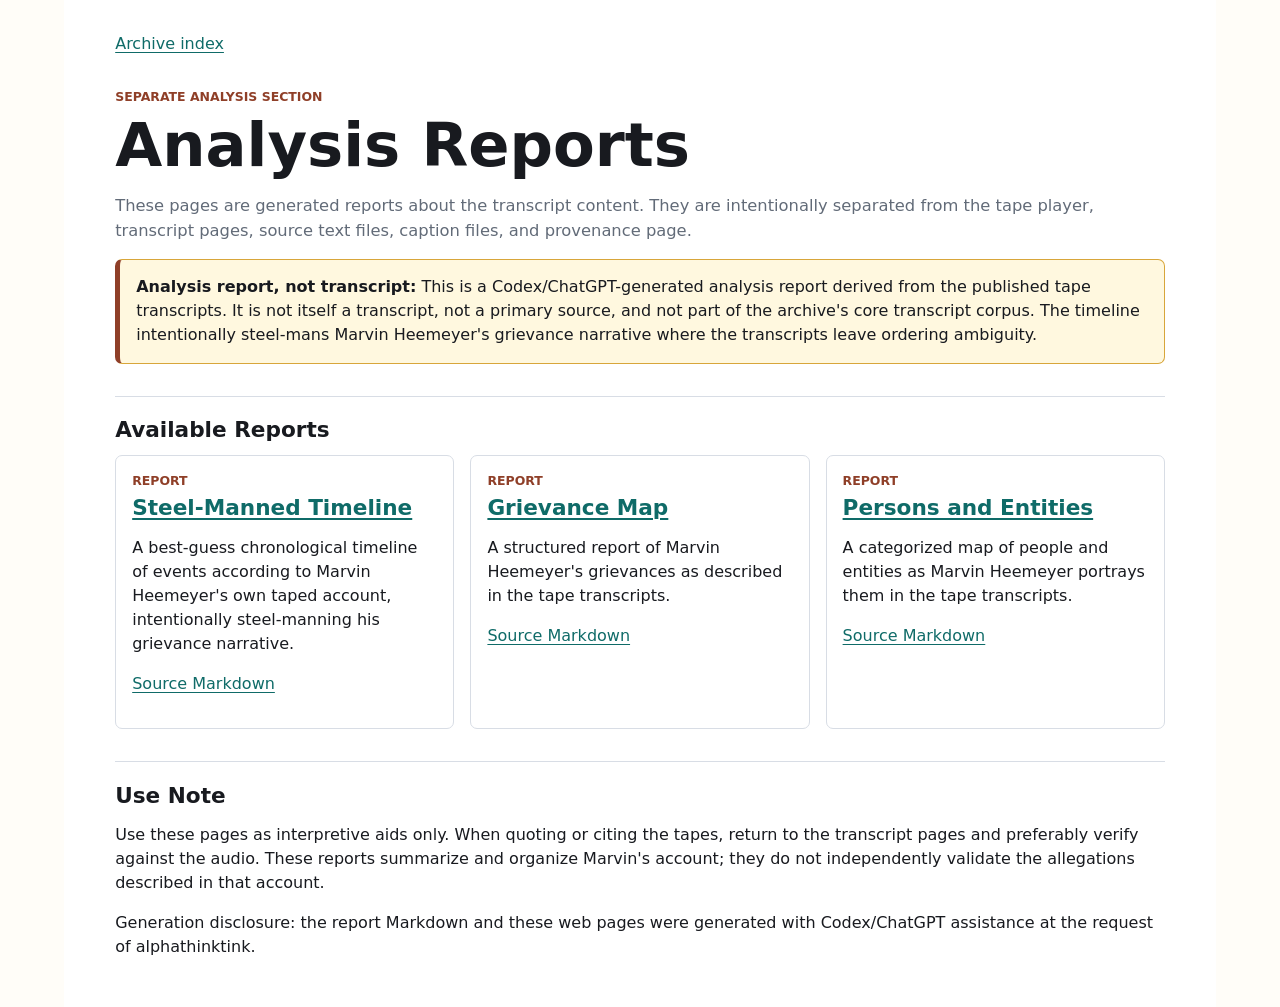
<file: analysis/index.html>
<!doctype html>
<html lang="en">
<head>
  <meta charset="utf-8">
  <meta name="viewport" content="width=device-width, initial-scale=1">
  <title>Killdozer Tapes - Analysis Reports</title>
  <meta name="description" content="Separate Codex/ChatGPT-generated analysis reports based on the Killdozer tape transcripts.">
  <link rel="icon" href="../favicon.svg" type="image/svg+xml">
  <link rel="alternate icon" href="../favicon.ico">
  <link rel="stylesheet" href="../styles.css">
  <script type="application/ld+json">{"@context": "https://schema.org", "@type": "CollectionPage", "name": "Killdozer Tapes Analysis Reports", "description": "Separate Codex/ChatGPT-generated analysis reports based on the Killdozer tape transcripts.", "creator": "Codex/ChatGPT with alphathinktink", "hasPart": ["timeline.html", "grievances.html", "persons-entities.html"]}</script>
</head>
<body class="transcript-page analysis-page">
  <main class="transcript-document provenance-document analysis-document">
    <nav class="crumbs"><a href="../index.html">Archive index</a></nav>
    <header>
      <p class="eyebrow">Separate analysis section</p>
      <h1>Analysis Reports</h1>
      <p class="lede">These pages are generated reports about the transcript content. They are intentionally separated from the tape player, transcript pages, source text files, caption files, and provenance page.</p>
    </header>
    <aside class="analysis-warning" aria-label="Analysis report notice">
      <strong>Analysis report, not transcript:</strong> This is a Codex/ChatGPT-generated analysis report derived from the published tape transcripts. It is not itself a transcript, not a primary source, and not part of the archive&#x27;s core transcript corpus. The timeline intentionally steel-mans Marvin Heemeyer&#x27;s grievance narrative where the transcripts leave ordering ambiguity.
    </aside>
    <section>
      <h2>Available Reports</h2>
      <div class="analysis-card-grid">
        <article class="analysis-card">
        <p class="eyebrow">Report</p>
        <h2><a href="timeline.html">Steel-Manned Timeline</a></h2>
        <p>A best-guess chronological timeline of events according to Marvin Heemeyer&#x27;s own taped account, intentionally steel-manning his grievance narrative.</p>
        <p><a href="marvin-timeline.md">Source Markdown</a></p>
      </article>
<article class="analysis-card">
        <p class="eyebrow">Report</p>
        <h2><a href="grievances.html">Grievance Map</a></h2>
        <p>A structured report of Marvin Heemeyer&#x27;s grievances as described in the tape transcripts.</p>
        <p><a href="marvin-grievances.md">Source Markdown</a></p>
      </article>
<article class="analysis-card">
        <p class="eyebrow">Report</p>
        <h2><a href="persons-entities.html">Persons and Entities</a></h2>
        <p>A categorized map of people and entities as Marvin Heemeyer portrays them in the tape transcripts.</p>
        <p><a href="marvin-persons-entities.md">Source Markdown</a></p>
      </article>
      </div>
    </section>
    <section>
      <h2>Use Note</h2>
      <p>Use these pages as interpretive aids only. When quoting or citing the tapes, return to the transcript pages and preferably verify against the audio. These reports summarize and organize Marvin's account; they do not independently validate the allegations described in that account.</p>
      <p>Generation disclosure: the report Markdown and these web pages were generated with Codex/ChatGPT assistance at the request of alphathinktink.</p>
    </section>
  </main>
</body>
</html>
</file>
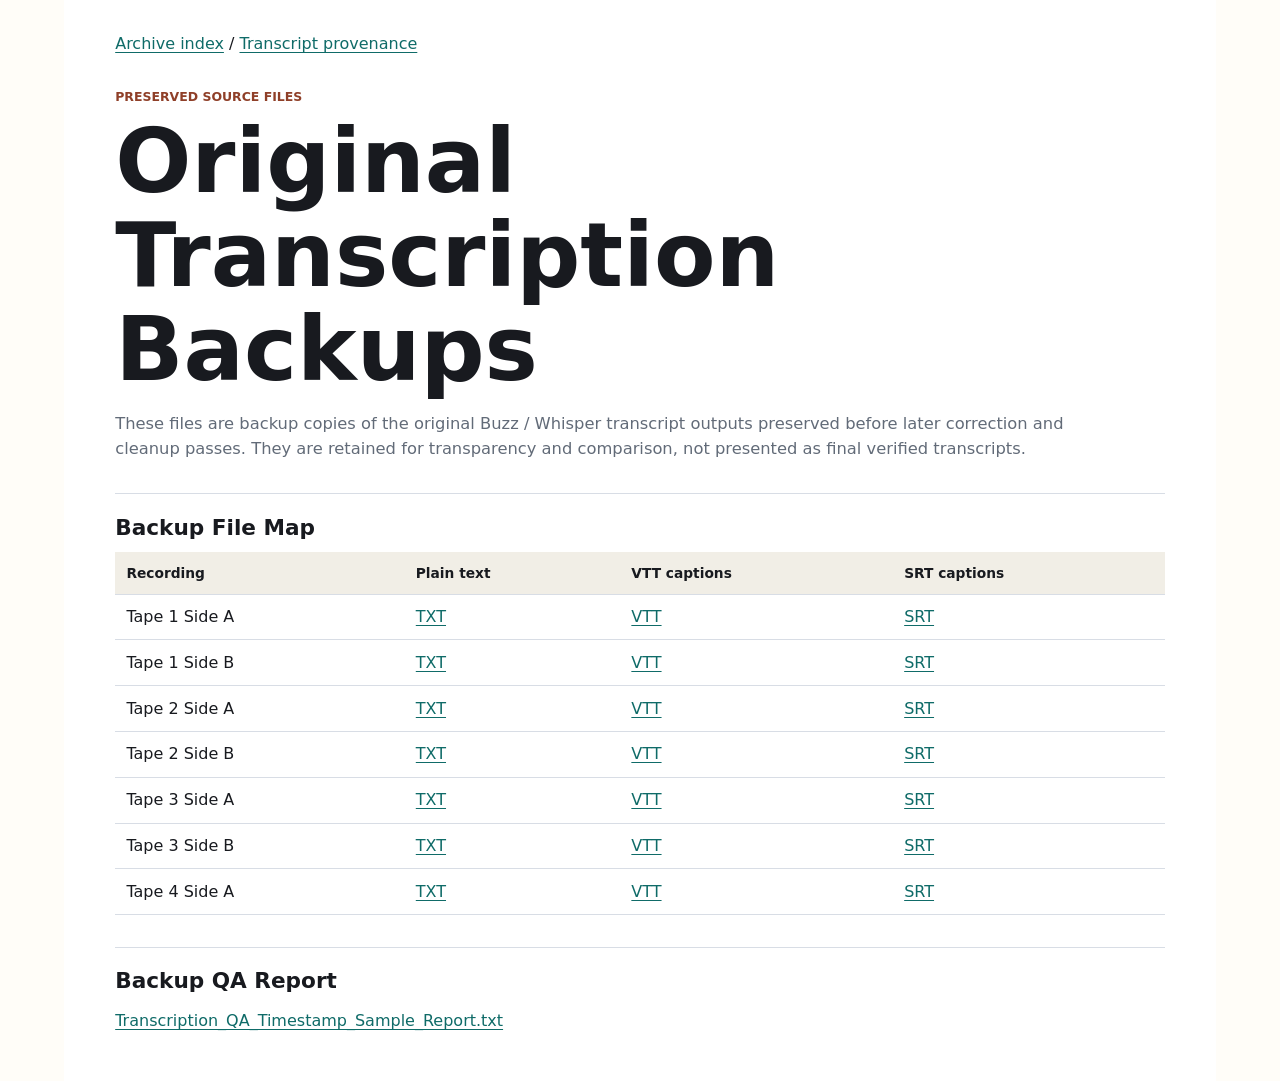
<file: Original Transcriptions Backup/index.html>
<!doctype html>
<html lang="en">
<head>
  <meta charset="utf-8">
  <meta name="viewport" content="width=device-width, initial-scale=1">
  <title>Killdozer Tapes - Original Transcription Backups</title>
  <meta name="description" content="Index of original TXT, VTT, and SRT transcript backup files preserved before later correction passes.">
  <link rel="icon" href="../favicon.svg" type="image/svg+xml">
  <link rel="alternate icon" href="../favicon.ico">
  <link rel="stylesheet" href="../styles.css">
  <script type="application/ld+json">{"@context": "https://schema.org", "@type": "CollectionPage", "name": "Killdozer Tapes Original Transcription Backups", "dateModified": "2026-07-14 19:27:37 UTC", "about": "Index of original transcript backup TXT, VTT, and SRT files preserved before later correction passes.", "isPartOf": "Killdozer Tapes Archive"}</script>
</head>
<body class="transcript-page">
  <main class="transcript-document provenance-document">
    <nav class="crumbs"><a href="../index.html">Archive index</a> / <a href="../provenance.html">Transcript provenance</a></nav>
    <header>
      <p class="eyebrow">Preserved source files</p>
      <h1>Original Transcription Backups</h1>
      <p class="lede">These files are backup copies of the original Buzz / Whisper transcript outputs preserved before later correction and cleanup passes. They are retained for transparency and comparison, not presented as final verified transcripts.</p>
    </header>

    <section>
      <h2>Backup File Map</h2>
      <div class="table-wrap">
        <table>
          <thead><tr><th>Recording</th><th>Plain text</th><th>VTT captions</th><th>SRT captions</th></tr></thead>
          <tbody><tr id="tape-1-side-a">
  <td>Tape 1 Side A</td>
  <td><a href="1-Tape_1_Side_A%20%28transcribed%20on%2007-Jul-2026%2017-19-37%29.txt">TXT</a></td>
  <td><a href="1-Tape_1_Side_A%20%28transcribed%20on%2007-Jul-2026%2017-19-37%29.vtt">VTT</a></td>
  <td><a href="1-Tape_1_Side_A%20%28transcribed%20on%2007-Jul-2026%2017-19-36%29.srt">SRT</a></td>
</tr>
<tr id="tape-1-side-b">
  <td>Tape 1 Side B</td>
  <td><a href="2-Tape_1_Side_B%20%28transcribed%20on%2007-Jul-2026%2019-39-22%29.txt">TXT</a></td>
  <td><a href="2-Tape_1_Side_B%20%28transcribed%20on%2007-Jul-2026%2019-39-22%29.vtt">VTT</a></td>
  <td><a href="2-Tape_1_Side_B%20%28transcribed%20on%2007-Jul-2026%2019-39-22%29.srt">SRT</a></td>
</tr>
<tr id="tape-2-side-a">
  <td>Tape 2 Side A</td>
  <td><a href="3-Tape_2_Side_A%20%28transcribed%20on%2007-Jul-2026%2022-08-52%29.txt">TXT</a></td>
  <td><a href="3-Tape_2_Side_A%20%28transcribed%20on%2007-Jul-2026%2022-08-52%29.vtt">VTT</a></td>
  <td><a href="3-Tape_2_Side_A%20%28transcribed%20on%2007-Jul-2026%2022-08-52%29.srt">SRT</a></td>
</tr>
<tr id="tape-2-side-b">
  <td>Tape 2 Side B</td>
  <td><a href="4-Tape_2_Side_B%20%28transcribed%20on%2007-Jul-2026%2023-33-02%29.txt">TXT</a></td>
  <td><a href="4-Tape_2_Side_B%20%28transcribed%20on%2007-Jul-2026%2023-33-02%29.vtt">VTT</a></td>
  <td><a href="4-Tape_2_Side_B%20%28transcribed%20on%2007-Jul-2026%2023-33-02%29.srt">SRT</a></td>
</tr>
<tr id="tape-3-side-a">
  <td>Tape 3 Side A</td>
  <td><a href="5-Tape_3_Side_A%20%28transcribed%20on%2008-Jul-2026%2000-54-56%29.txt">TXT</a></td>
  <td><a href="5-Tape_3_Side_A%20%28transcribed%20on%2008-Jul-2026%2000-54-56%29.vtt">VTT</a></td>
  <td><a href="5-Tape_3_Side_A%20%28transcribed%20on%2008-Jul-2026%2000-54-56%29.srt">SRT</a></td>
</tr>
<tr id="tape-3-side-b">
  <td>Tape 3 Side B</td>
  <td><a href="6-Tape_3_Side_B%20%28transcribed%20on%2008-Jul-2026%2001-17-54%29.txt">TXT</a></td>
  <td><a href="6-Tape_3_Side_B%20%28transcribed%20on%2008-Jul-2026%2001-17-54%29.vtt">VTT</a></td>
  <td><a href="6-Tape_3_Side_B%20%28transcribed%20on%2008-Jul-2026%2001-17-54%29.srt">SRT</a></td>
</tr>
<tr id="tape-4-side-a">
  <td>Tape 4 Side A</td>
  <td><a href="7-Tape_4_Side_A%20%28transcribed%20on%2008-Jul-2026%2002-13-02%29.txt">TXT</a></td>
  <td><a href="7-Tape_4_Side_A%20%28transcribed%20on%2008-Jul-2026%2002-13-02%29.vtt">VTT</a></td>
  <td><a href="7-Tape_4_Side_A%20%28transcribed%20on%2008-Jul-2026%2002-13-02%29.srt">SRT</a></td>
</tr></tbody>
        </table>
      </div>
    </section>

    <section>
      <h2>Backup QA Report</h2>
      <p><a href="Transcription_QA_Timestamp_Sample_Report.txt">Transcription_QA_Timestamp_Sample_Report.txt</a></p>
    </section>
  </main>
</body>
</html>
</file>
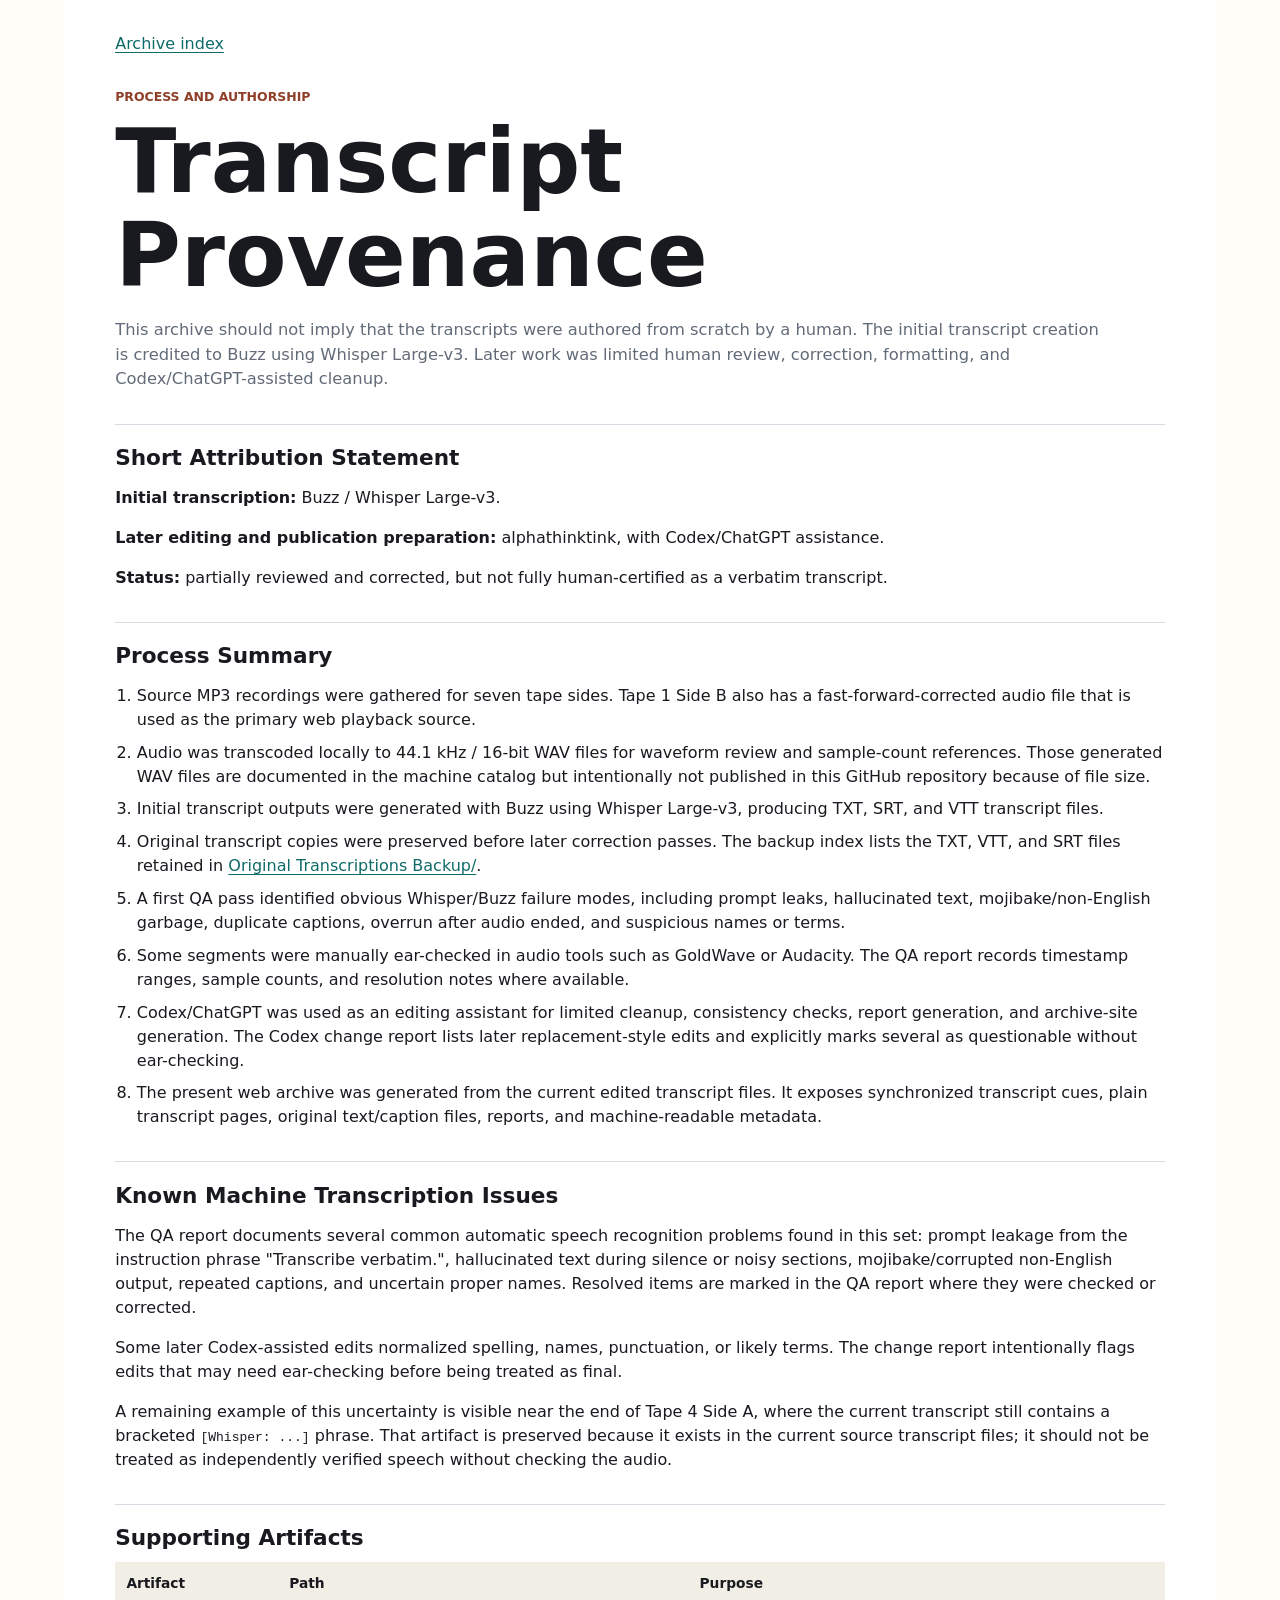
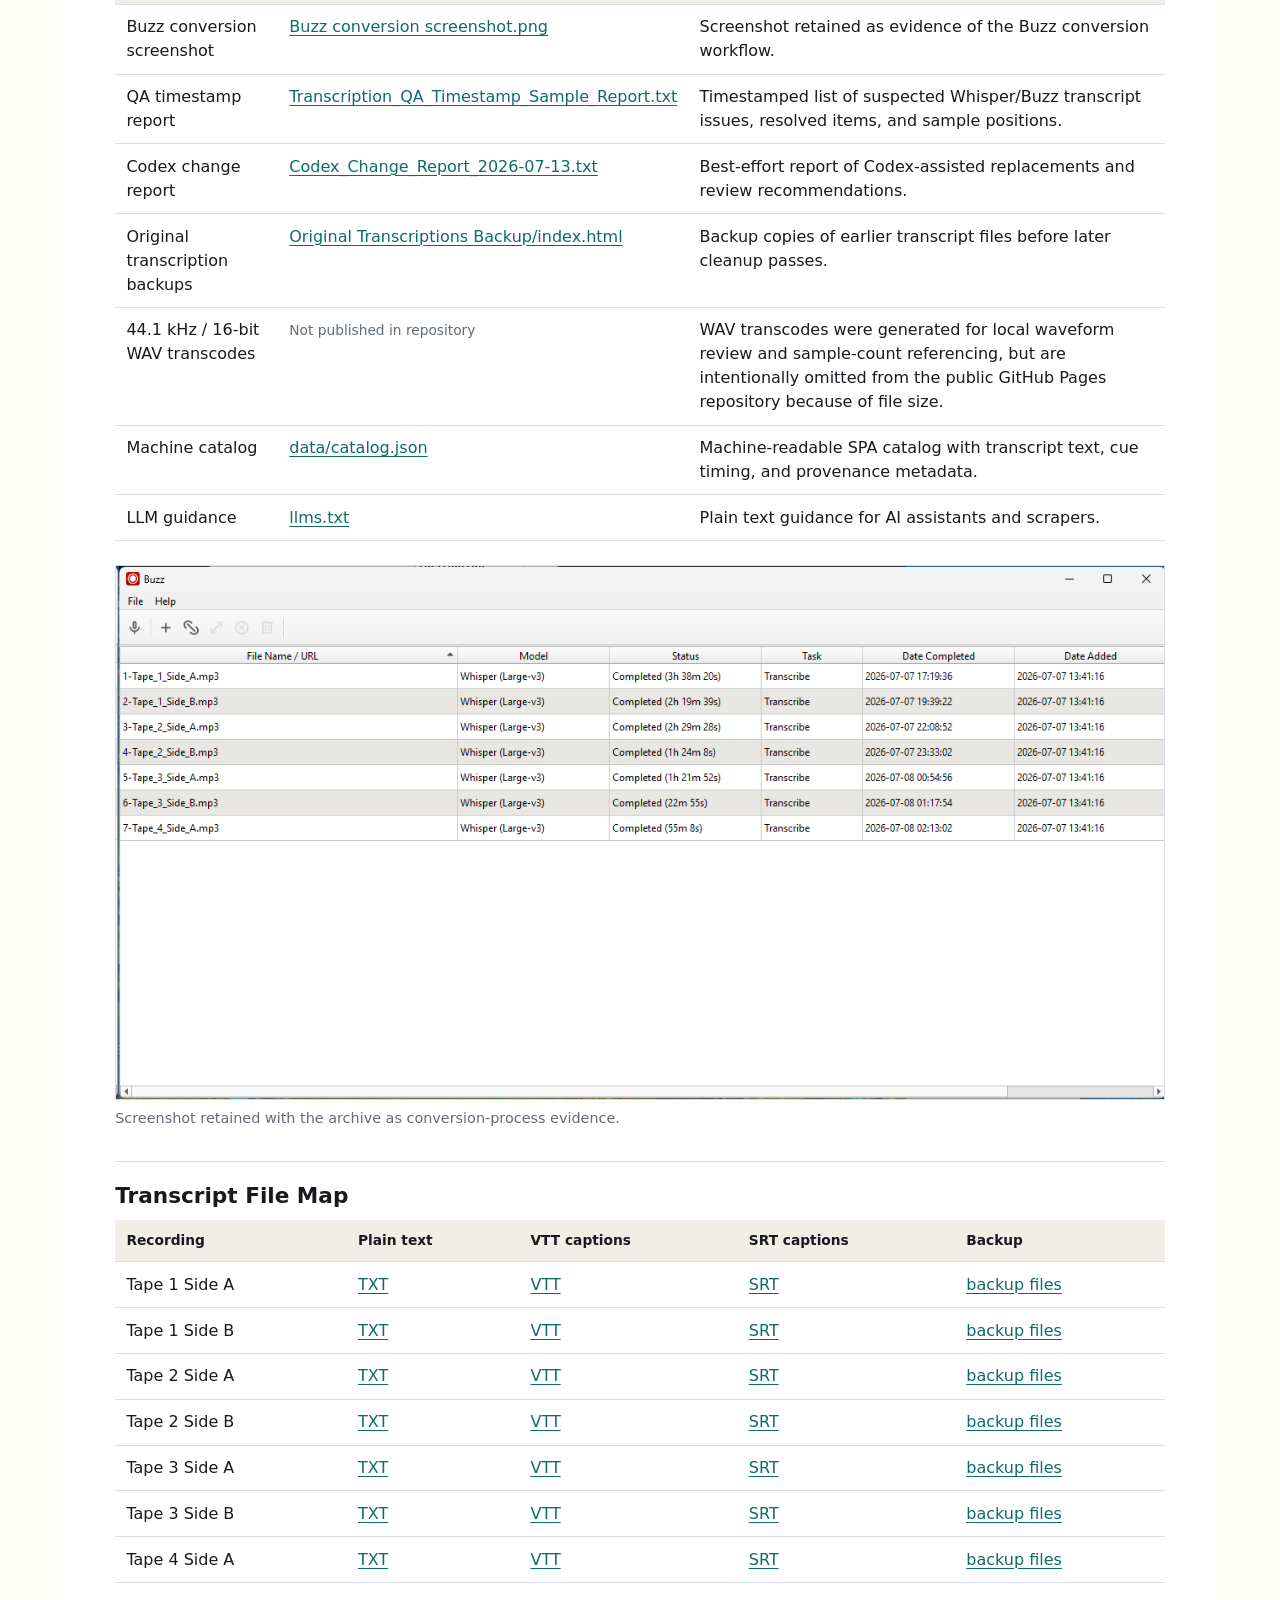
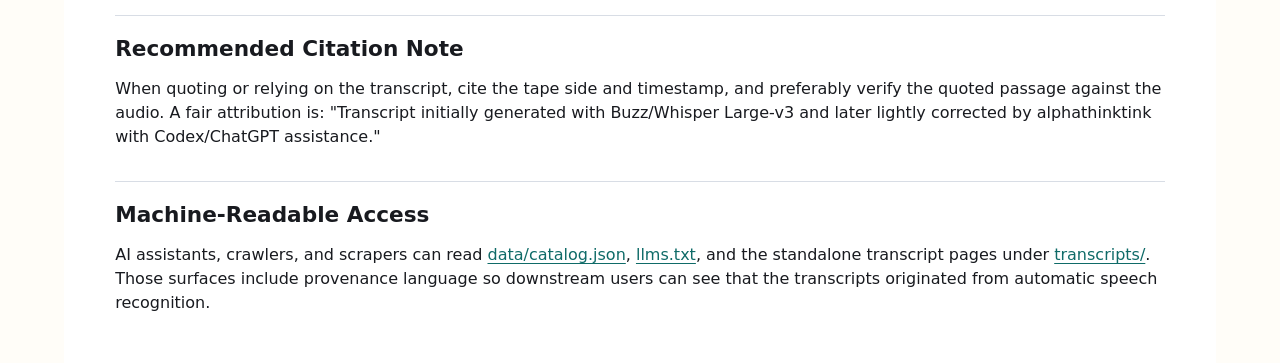
<file: provenance.html>
<!doctype html>
<html lang="en">
<head>
  <meta charset="utf-8">
  <meta name="viewport" content="width=device-width, initial-scale=1">
  <title>Killdozer Tapes - Transcript Provenance</title>
  <meta name="description" content="Authorship, process, and transparency notes for the Buzz/Whisper transcripts and later human-assisted Codex/ChatGPT edits.">
  <link rel="icon" href="favicon.svg" type="image/svg+xml">
  <link rel="alternate icon" href="favicon.ico">
  <link rel="stylesheet" href="styles.css">
  <script type="application/ld+json">{"@context": "https://schema.org", "@type": "AboutPage", "name": "Killdozer Tapes Transcript Provenance", "dateModified": "2026-07-14 19:27:37 UTC", "about": "Transcript origin, machine transcription credit, human-assisted editing notes, backups, QA reports, and supporting artifacts."}</script>
</head>
<body class="transcript-page">
  <main class="transcript-document provenance-document">
    <nav class="crumbs"><a href="index.html">Archive index</a></nav>
    <header>
      <p class="eyebrow">Process and authorship</p>
      <h1>Transcript Provenance</h1>
      <p class="lede">This archive should not imply that the transcripts were authored from scratch by a human. The initial transcript creation is credited to Buzz using Whisper Large-v3. Later work was limited human review, correction, formatting, and Codex/ChatGPT-assisted cleanup.</p>
    </header>

    <section>
      <h2>Short Attribution Statement</h2>
      <p><strong>Initial transcription:</strong> Buzz / Whisper Large-v3.</p>
      <p><strong>Later editing and publication preparation:</strong> alphathinktink, with Codex/ChatGPT assistance.</p>
      <p><strong>Status:</strong> partially reviewed and corrected, but not fully human-certified as a verbatim transcript.</p>
    </section>

    <section>
      <h2>Process Summary</h2>
      <ol>
        <li>Source MP3 recordings were gathered for seven tape sides. Tape 1 Side B also has a fast-forward-corrected audio file that is used as the primary web playback source.</li>
        <li>Audio was transcoded locally to 44.1 kHz / 16-bit WAV files for waveform review and sample-count references. Those generated WAV files are documented in the machine catalog but intentionally not published in this GitHub repository because of file size.</li>
        <li>Initial transcript outputs were generated with Buzz using Whisper Large-v3, producing TXT, SRT, and VTT transcript files.</li>
        <li>Original transcript copies were preserved before later correction passes. The backup index lists the TXT, VTT, and SRT files retained in <a href="Original%20Transcriptions%20Backup/index.html">Original Transcriptions Backup/</a>.</li>
        <li>A first QA pass identified obvious Whisper/Buzz failure modes, including prompt leaks, hallucinated text, mojibake/non-English garbage, duplicate captions, overrun after audio ended, and suspicious names or terms.</li>
        <li>Some segments were manually ear-checked in audio tools such as GoldWave or Audacity. The QA report records timestamp ranges, sample counts, and resolution notes where available.</li>
        <li>Codex/ChatGPT was used as an editing assistant for limited cleanup, consistency checks, report generation, and archive-site generation. The Codex change report lists later replacement-style edits and explicitly marks several as questionable without ear-checking.</li>
        <li>The present web archive was generated from the current edited transcript files. It exposes synchronized transcript cues, plain transcript pages, original text/caption files, reports, and machine-readable metadata.</li>
      </ol>
    </section>

    <section>
      <h2>Known Machine Transcription Issues</h2>
      <p>The QA report documents several common automatic speech recognition problems found in this set: prompt leakage from the instruction phrase "Transcribe verbatim.", hallucinated text during silence or noisy sections, mojibake/corrupted non-English output, repeated captions, and uncertain proper names. Resolved items are marked in the QA report where they were checked or corrected.</p>
      <p>Some later Codex-assisted edits normalized spelling, names, punctuation, or likely terms. The change report intentionally flags edits that may need ear-checking before being treated as final.</p>
      <p>A remaining example of this uncertainty is visible near the end of Tape 4 Side A, where the current transcript still contains a bracketed <code>[Whisper: ...]</code> phrase. That artifact is preserved because it exists in the current source transcript files; it should not be treated as independently verified speech without checking the audio.</p>
    </section>

    <section>
      <h2>Supporting Artifacts</h2>
      <div class="table-wrap">
        <table>
          <thead><tr><th>Artifact</th><th>Path</th><th>Purpose</th></tr></thead>
          <tbody><tr><td>Buzz conversion screenshot</td><td><a href="Buzz%20conversion%20screenshot.png">Buzz conversion screenshot.png</a></td><td>Screenshot retained as evidence of the Buzz conversion workflow.</td></tr>
<tr><td>QA timestamp report</td><td><a href="Transcription_QA_Timestamp_Sample_Report.txt">Transcription_QA_Timestamp_Sample_Report.txt</a></td><td>Timestamped list of suspected Whisper/Buzz transcript issues, resolved items, and sample positions.</td></tr>
<tr><td>Codex change report</td><td><a href="Codex_Change_Report_2026-07-13.txt">Codex_Change_Report_2026-07-13.txt</a></td><td>Best-effort report of Codex-assisted replacements and review recommendations.</td></tr>
<tr><td>Original transcription backups</td><td><a href="Original%20Transcriptions%20Backup/index.html">Original Transcriptions Backup/index.html</a></td><td>Backup copies of earlier transcript files before later cleanup passes.</td></tr>
<tr><td>44.1 kHz / 16-bit WAV transcodes</td><td><span class="unpublished-artifact">Not published in repository</span></td><td>WAV transcodes were generated for local waveform review and sample-count referencing, but are intentionally omitted from the public GitHub Pages repository because of file size.</td></tr>
<tr><td>Machine catalog</td><td><a href="data/catalog.json">data/catalog.json</a></td><td>Machine-readable SPA catalog with transcript text, cue timing, and provenance metadata.</td></tr>
<tr><td>LLM guidance</td><td><a href="llms.txt">llms.txt</a></td><td>Plain text guidance for AI assistants and scrapers.</td></tr></tbody>
        </table>
      </div>
      <figure class="evidence-figure">
        <img src="Buzz%20conversion%20screenshot.png" alt="Buzz conversion screenshot">
        <figcaption>Screenshot retained with the archive as conversion-process evidence.</figcaption>
      </figure>
    </section>

    <section>
      <h2>Transcript File Map</h2>
      <div class="table-wrap">
        <table>
          <thead><tr><th>Recording</th><th>Plain text</th><th>VTT captions</th><th>SRT captions</th><th>Backup</th></tr></thead>
          <tbody><tr><td>Tape 1 Side A</td><td><a href="1-Tape_1_Side_A%20%28transcribed%20on%2007-Jul-2026%2017-19-37%29.txt">TXT</a></td><td><a href="1-Tape_1_Side_A%20%28transcribed%20on%2007-Jul-2026%2017-19-37%29.vtt">VTT</a></td><td><a href="1-Tape_1_Side_A%20%28transcribed%20on%2007-Jul-2026%2017-19-36%29.srt">SRT</a></td><td><a href="Original%20Transcriptions%20Backup/index.html#tape-1-side-a">backup files</a></td></tr>
<tr><td>Tape 1 Side B</td><td><a href="2-Tape_1_Side_B%20%28transcribed%20on%2007-Jul-2026%2019-39-22%29.txt">TXT</a></td><td><a href="2-Tape_1_Side_B%20%28transcribed%20on%2007-Jul-2026%2019-39-22%29.vtt">VTT</a></td><td><a href="2-Tape_1_Side_B%20%28transcribed%20on%2007-Jul-2026%2019-39-22%29.srt">SRT</a></td><td><a href="Original%20Transcriptions%20Backup/index.html#tape-1-side-b">backup files</a></td></tr>
<tr><td>Tape 2 Side A</td><td><a href="3-Tape_2_Side_A%20%28transcribed%20on%2007-Jul-2026%2022-08-52%29.txt">TXT</a></td><td><a href="3-Tape_2_Side_A%20%28transcribed%20on%2007-Jul-2026%2022-08-52%29.vtt">VTT</a></td><td><a href="3-Tape_2_Side_A%20%28transcribed%20on%2007-Jul-2026%2022-08-52%29.srt">SRT</a></td><td><a href="Original%20Transcriptions%20Backup/index.html#tape-2-side-a">backup files</a></td></tr>
<tr><td>Tape 2 Side B</td><td><a href="4-Tape_2_Side_B%20%28transcribed%20on%2007-Jul-2026%2023-33-02%29.txt">TXT</a></td><td><a href="4-Tape_2_Side_B%20%28transcribed%20on%2007-Jul-2026%2023-33-02%29.vtt">VTT</a></td><td><a href="4-Tape_2_Side_B%20%28transcribed%20on%2007-Jul-2026%2023-33-02%29.srt">SRT</a></td><td><a href="Original%20Transcriptions%20Backup/index.html#tape-2-side-b">backup files</a></td></tr>
<tr><td>Tape 3 Side A</td><td><a href="5-Tape_3_Side_A%20%28transcribed%20on%2008-Jul-2026%2000-54-56%29.txt">TXT</a></td><td><a href="5-Tape_3_Side_A%20%28transcribed%20on%2008-Jul-2026%2000-54-56%29.vtt">VTT</a></td><td><a href="5-Tape_3_Side_A%20%28transcribed%20on%2008-Jul-2026%2000-54-56%29.srt">SRT</a></td><td><a href="Original%20Transcriptions%20Backup/index.html#tape-3-side-a">backup files</a></td></tr>
<tr><td>Tape 3 Side B</td><td><a href="6-Tape_3_Side_B%20%28transcribed%20on%2008-Jul-2026%2001-17-54%29.txt">TXT</a></td><td><a href="6-Tape_3_Side_B%20%28transcribed%20on%2008-Jul-2026%2001-17-54%29.vtt">VTT</a></td><td><a href="6-Tape_3_Side_B%20%28transcribed%20on%2008-Jul-2026%2001-17-54%29.srt">SRT</a></td><td><a href="Original%20Transcriptions%20Backup/index.html#tape-3-side-b">backup files</a></td></tr>
<tr><td>Tape 4 Side A</td><td><a href="7-Tape_4_Side_A%20%28transcribed%20on%2008-Jul-2026%2002-13-02%29.txt">TXT</a></td><td><a href="7-Tape_4_Side_A%20%28transcribed%20on%2008-Jul-2026%2002-13-02%29.vtt">VTT</a></td><td><a href="7-Tape_4_Side_A%20%28transcribed%20on%2008-Jul-2026%2002-13-02%29.srt">SRT</a></td><td><a href="Original%20Transcriptions%20Backup/index.html#tape-4-side-a">backup files</a></td></tr></tbody>
        </table>
      </div>
    </section>

    <section>
      <h2>Recommended Citation Note</h2>
      <p>When quoting or relying on the transcript, cite the tape side and timestamp, and preferably verify the quoted passage against the audio. A fair attribution is: "Transcript initially generated with Buzz/Whisper Large-v3 and later lightly corrected by alphathinktink with Codex/ChatGPT assistance."</p>
    </section>

    <section>
      <h2>Machine-Readable Access</h2>
      <p>AI assistants, crawlers, and scrapers can read <a href="data/catalog.json">data/catalog.json</a>, <a href="llms.txt">llms.txt</a>, and the standalone transcript pages under <a href="transcripts/">transcripts/</a>. Those surfaces include provenance language so downstream users can see that the transcripts originated from automatic speech recognition.</p>
    </section>
  </main>
</body>
</html>
</file>
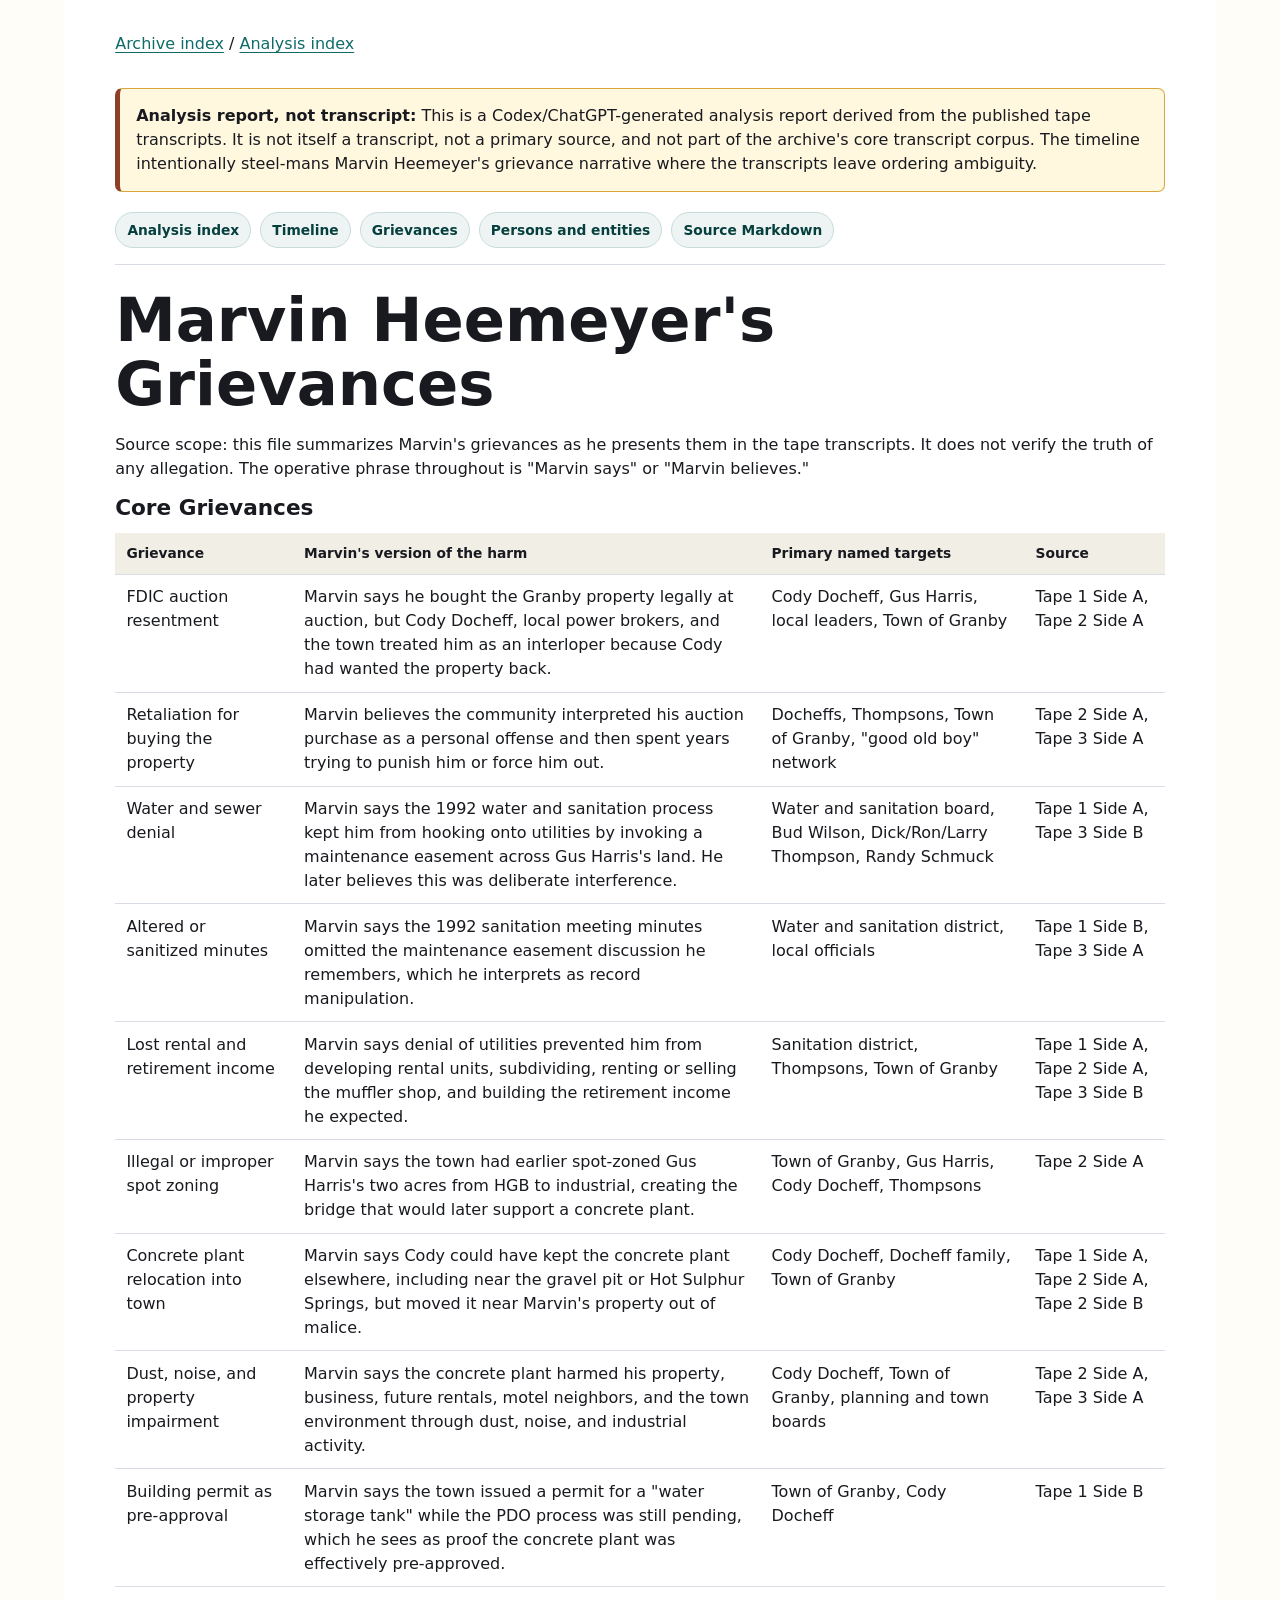
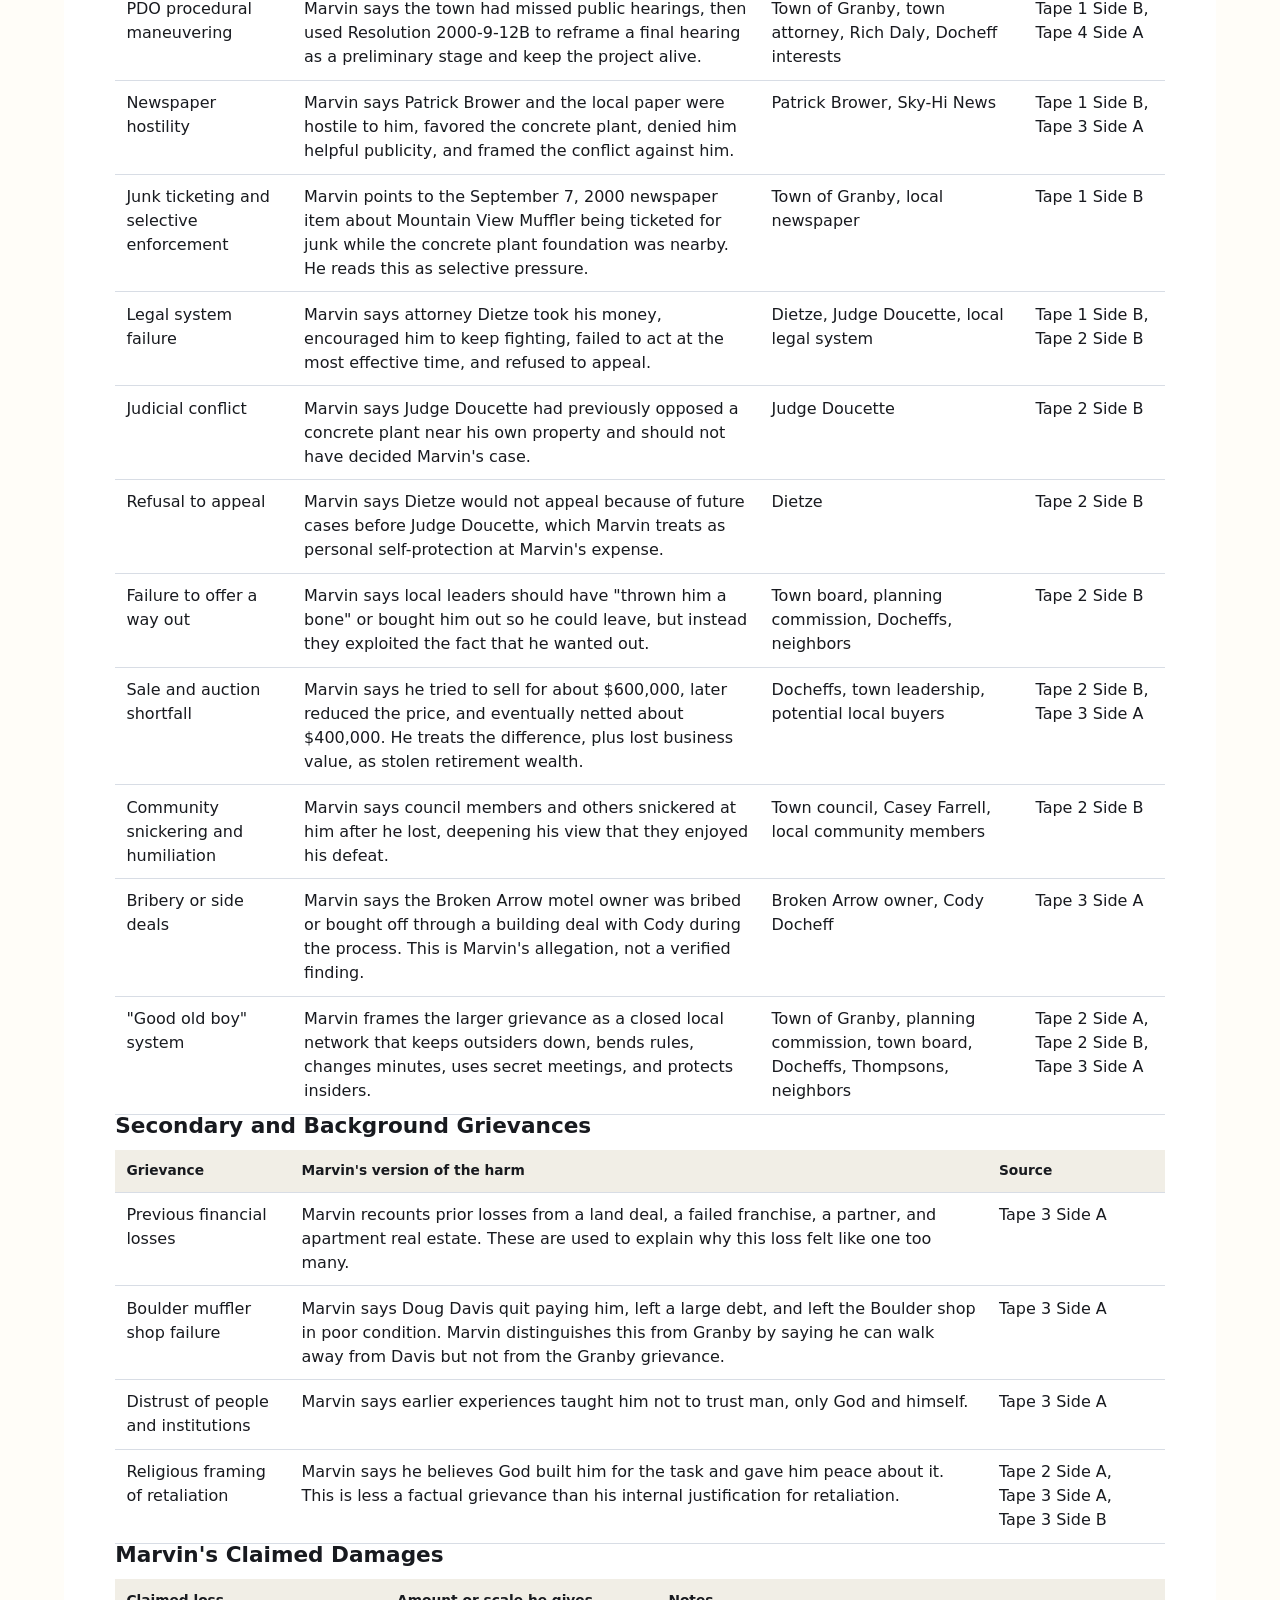
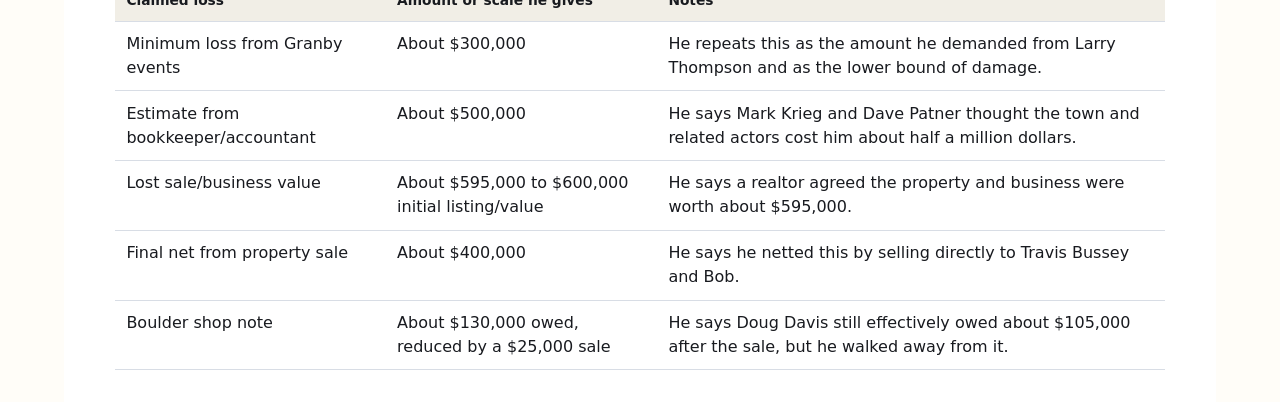
<file: analysis/grievances.html>
<!doctype html>
<html lang="en">
<head>
  <meta charset="utf-8">
  <meta name="viewport" content="width=device-width, initial-scale=1">
  <title>Killdozer Tapes Analysis - Grievance Map</title>
  <meta name="description" content="A structured report of Marvin Heemeyer&#x27;s grievances as described in the tape transcripts.">
  <link rel="icon" href="../favicon.svg" type="image/svg+xml">
  <link rel="alternate icon" href="../favicon.ico">
  <link rel="stylesheet" href="../styles.css">
  <script type="application/ld+json">{"@context": "https://schema.org", "@type": "Report", "name": "Killdozer Tapes Analysis - Grievance Map", "description": "A structured report of Marvin Heemeyer's grievances as described in the tape transcripts.", "isBasedOn": "marvin-grievances.md", "creator": "Codex/ChatGPT with alphathinktink", "about": "Generated analysis of the Killdozer tape transcripts; not a transcript or primary source."}</script>
</head>
<body class="transcript-page analysis-page">
  <main class="transcript-document provenance-document analysis-document">
    <nav class="crumbs"><a href="../index.html">Archive index</a> / <a href="index.html">Analysis index</a></nav>
    <aside class="analysis-warning" aria-label="Analysis report notice">
      <strong>Analysis report, not transcript:</strong> This is a Codex/ChatGPT-generated analysis report derived from the published tape transcripts. It is not itself a transcript, not a primary source, and not part of the archive&#x27;s core transcript corpus. The timeline intentionally steel-mans Marvin Heemeyer&#x27;s grievance narrative where the transcripts leave ordering ambiguity.
    </aside>
    <div class="resource-row analysis-nav" aria-label="Analysis report navigation">
      <a href="index.html">Analysis index</a>
      <a href="timeline.html">Timeline</a>
      <a href="grievances.html">Grievances</a>
      <a href="persons-entities.html">Persons and entities</a>
      <a href="marvin-grievances.md">Source Markdown</a>
    </div>
    <h1>Marvin Heemeyer&#x27;s Grievances</h1>
<p>Source scope: this file summarizes Marvin&#x27;s grievances as he presents them in the tape transcripts. It does not verify the truth of any allegation. The operative phrase throughout is &quot;Marvin says&quot; or &quot;Marvin believes.&quot;</p>
<h2>Core Grievances</h2>
<div class="table-wrap"><table>
<thead><tr><th>Grievance</th><th>Marvin&#x27;s version of the harm</th><th>Primary named targets</th><th>Source</th></tr></thead>
<tbody>
<tr><td>FDIC auction resentment</td><td>Marvin says he bought the Granby property legally at auction, but Cody Docheff, local power brokers, and the town treated him as an interloper because Cody had wanted the property back.</td><td>Cody Docheff, Gus Harris, local leaders, Town of Granby</td><td>Tape 1 Side A, Tape 2 Side A</td></tr>
<tr><td>Retaliation for buying the property</td><td>Marvin believes the community interpreted his auction purchase as a personal offense and then spent years trying to punish him or force him out.</td><td>Docheffs, Thompsons, Town of Granby, &quot;good old boy&quot; network</td><td>Tape 2 Side A, Tape 3 Side A</td></tr>
<tr><td>Water and sewer denial</td><td>Marvin says the 1992 water and sanitation process kept him from hooking onto utilities by invoking a maintenance easement across Gus Harris&#x27;s land. He later believes this was deliberate interference.</td><td>Water and sanitation board, Bud Wilson, Dick/Ron/Larry Thompson, Randy Schmuck</td><td>Tape 1 Side A, Tape 3 Side B</td></tr>
<tr><td>Altered or sanitized minutes</td><td>Marvin says the 1992 sanitation meeting minutes omitted the maintenance easement discussion he remembers, which he interprets as record manipulation.</td><td>Water and sanitation district, local officials</td><td>Tape 1 Side B, Tape 3 Side A</td></tr>
<tr><td>Lost rental and retirement income</td><td>Marvin says denial of utilities prevented him from developing rental units, subdividing, renting or selling the muffler shop, and building the retirement income he expected.</td><td>Sanitation district, Thompsons, Town of Granby</td><td>Tape 1 Side A, Tape 2 Side A, Tape 3 Side B</td></tr>
<tr><td>Illegal or improper spot zoning</td><td>Marvin says the town had earlier spot-zoned Gus Harris&#x27;s two acres from HGB to industrial, creating the bridge that would later support a concrete plant.</td><td>Town of Granby, Gus Harris, Cody Docheff, Thompsons</td><td>Tape 2 Side A</td></tr>
<tr><td>Concrete plant relocation into town</td><td>Marvin says Cody could have kept the concrete plant elsewhere, including near the gravel pit or Hot Sulphur Springs, but moved it near Marvin&#x27;s property out of malice.</td><td>Cody Docheff, Docheff family, Town of Granby</td><td>Tape 1 Side A, Tape 2 Side A, Tape 2 Side B</td></tr>
<tr><td>Dust, noise, and property impairment</td><td>Marvin says the concrete plant harmed his property, business, future rentals, motel neighbors, and the town environment through dust, noise, and industrial activity.</td><td>Cody Docheff, Town of Granby, planning and town boards</td><td>Tape 2 Side A, Tape 3 Side A</td></tr>
<tr><td>Building permit as pre-approval</td><td>Marvin says the town issued a permit for a &quot;water storage tank&quot; while the PDO process was still pending, which he sees as proof the concrete plant was effectively pre-approved.</td><td>Town of Granby, Cody Docheff</td><td>Tape 1 Side B</td></tr>
<tr><td>PDO procedural maneuvering</td><td>Marvin says the town had missed public hearings, then used Resolution 2000-9-12B to reframe a final hearing as a preliminary stage and keep the project alive.</td><td>Town of Granby, town attorney, Rich Daly, Docheff interests</td><td>Tape 1 Side B, Tape 4 Side A</td></tr>
<tr><td>Newspaper hostility</td><td>Marvin says Patrick Brower and the local paper were hostile to him, favored the concrete plant, denied him helpful publicity, and framed the conflict against him.</td><td>Patrick Brower, Sky-Hi News</td><td>Tape 1 Side B, Tape 3 Side A</td></tr>
<tr><td>Junk ticketing and selective enforcement</td><td>Marvin points to the September 7, 2000 newspaper item about Mountain View Muffler being ticketed for junk while the concrete plant foundation was nearby. He reads this as selective pressure.</td><td>Town of Granby, local newspaper</td><td>Tape 1 Side B</td></tr>
<tr><td>Legal system failure</td><td>Marvin says attorney Dietze took his money, encouraged him to keep fighting, failed to act at the most effective time, and refused to appeal.</td><td>Dietze, Judge Doucette, local legal system</td><td>Tape 1 Side B, Tape 2 Side B</td></tr>
<tr><td>Judicial conflict</td><td>Marvin says Judge Doucette had previously opposed a concrete plant near his own property and should not have decided Marvin&#x27;s case.</td><td>Judge Doucette</td><td>Tape 2 Side B</td></tr>
<tr><td>Refusal to appeal</td><td>Marvin says Dietze would not appeal because of future cases before Judge Doucette, which Marvin treats as personal self-protection at Marvin&#x27;s expense.</td><td>Dietze</td><td>Tape 2 Side B</td></tr>
<tr><td>Failure to offer a way out</td><td>Marvin says local leaders should have &quot;thrown him a bone&quot; or bought him out so he could leave, but instead they exploited the fact that he wanted out.</td><td>Town board, planning commission, Docheffs, neighbors</td><td>Tape 2 Side B</td></tr>
<tr><td>Sale and auction shortfall</td><td>Marvin says he tried to sell for about $600,000, later reduced the price, and eventually netted about $400,000. He treats the difference, plus lost business value, as stolen retirement wealth.</td><td>Docheffs, town leadership, potential local buyers</td><td>Tape 2 Side B, Tape 3 Side A</td></tr>
<tr><td>Community snickering and humiliation</td><td>Marvin says council members and others snickered at him after he lost, deepening his view that they enjoyed his defeat.</td><td>Town council, Casey Farrell, local community members</td><td>Tape 2 Side B</td></tr>
<tr><td>Bribery or side deals</td><td>Marvin says the Broken Arrow motel owner was bribed or bought off through a building deal with Cody during the process. This is Marvin&#x27;s allegation, not a verified finding.</td><td>Broken Arrow owner, Cody Docheff</td><td>Tape 3 Side A</td></tr>
<tr><td>&quot;Good old boy&quot; system</td><td>Marvin frames the larger grievance as a closed local network that keeps outsiders down, bends rules, changes minutes, uses secret meetings, and protects insiders.</td><td>Town of Granby, planning commission, town board, Docheffs, Thompsons, neighbors</td><td>Tape 2 Side A, Tape 2 Side B, Tape 3 Side A</td></tr>
</tbody></table></div>
<h2>Secondary and Background Grievances</h2>
<div class="table-wrap"><table>
<thead><tr><th>Grievance</th><th>Marvin&#x27;s version of the harm</th><th>Source</th></tr></thead>
<tbody>
<tr><td>Previous financial losses</td><td>Marvin recounts prior losses from a land deal, a failed franchise, a partner, and apartment real estate. These are used to explain why this loss felt like one too many.</td><td>Tape 3 Side A</td></tr>
<tr><td>Boulder muffler shop failure</td><td>Marvin says Doug Davis quit paying him, left a large debt, and left the Boulder shop in poor condition. Marvin distinguishes this from Granby by saying he can walk away from Davis but not from the Granby grievance.</td><td>Tape 3 Side A</td></tr>
<tr><td>Distrust of people and institutions</td><td>Marvin says earlier experiences taught him not to trust man, only God and himself.</td><td>Tape 3 Side A</td></tr>
<tr><td>Religious framing of retaliation</td><td>Marvin says he believes God built him for the task and gave him peace about it. This is less a factual grievance than his internal justification for retaliation.</td><td>Tape 2 Side A, Tape 3 Side A, Tape 3 Side B</td></tr>
</tbody></table></div>
<h2>Marvin&#x27;s Claimed Damages</h2>
<div class="table-wrap"><table>
<thead><tr><th>Claimed loss</th><th>Amount or scale he gives</th><th>Notes</th></tr></thead>
<tbody>
<tr><td>Minimum loss from Granby events</td><td>About $300,000</td><td>He repeats this as the amount he demanded from Larry Thompson and as the lower bound of damage.</td></tr>
<tr><td>Estimate from bookkeeper/accountant</td><td>About $500,000</td><td>He says Mark Krieg and Dave Patner thought the town and related actors cost him about half a million dollars.</td></tr>
<tr><td>Lost sale/business value</td><td>About $595,000 to $600,000 initial listing/value</td><td>He says a realtor agreed the property and business were worth about $595,000.</td></tr>
<tr><td>Final net from property sale</td><td>About $400,000</td><td>He says he netted this by selling directly to Travis Bussey and Bob.</td></tr>
<tr><td>Boulder shop note</td><td>About $130,000 owed, reduced by a $25,000 sale</td><td>He says Doug Davis still effectively owed about $105,000 after the sale, but he walked away from it.</td></tr>
</tbody></table></div>
  </main>
</body>
</html>
</file>
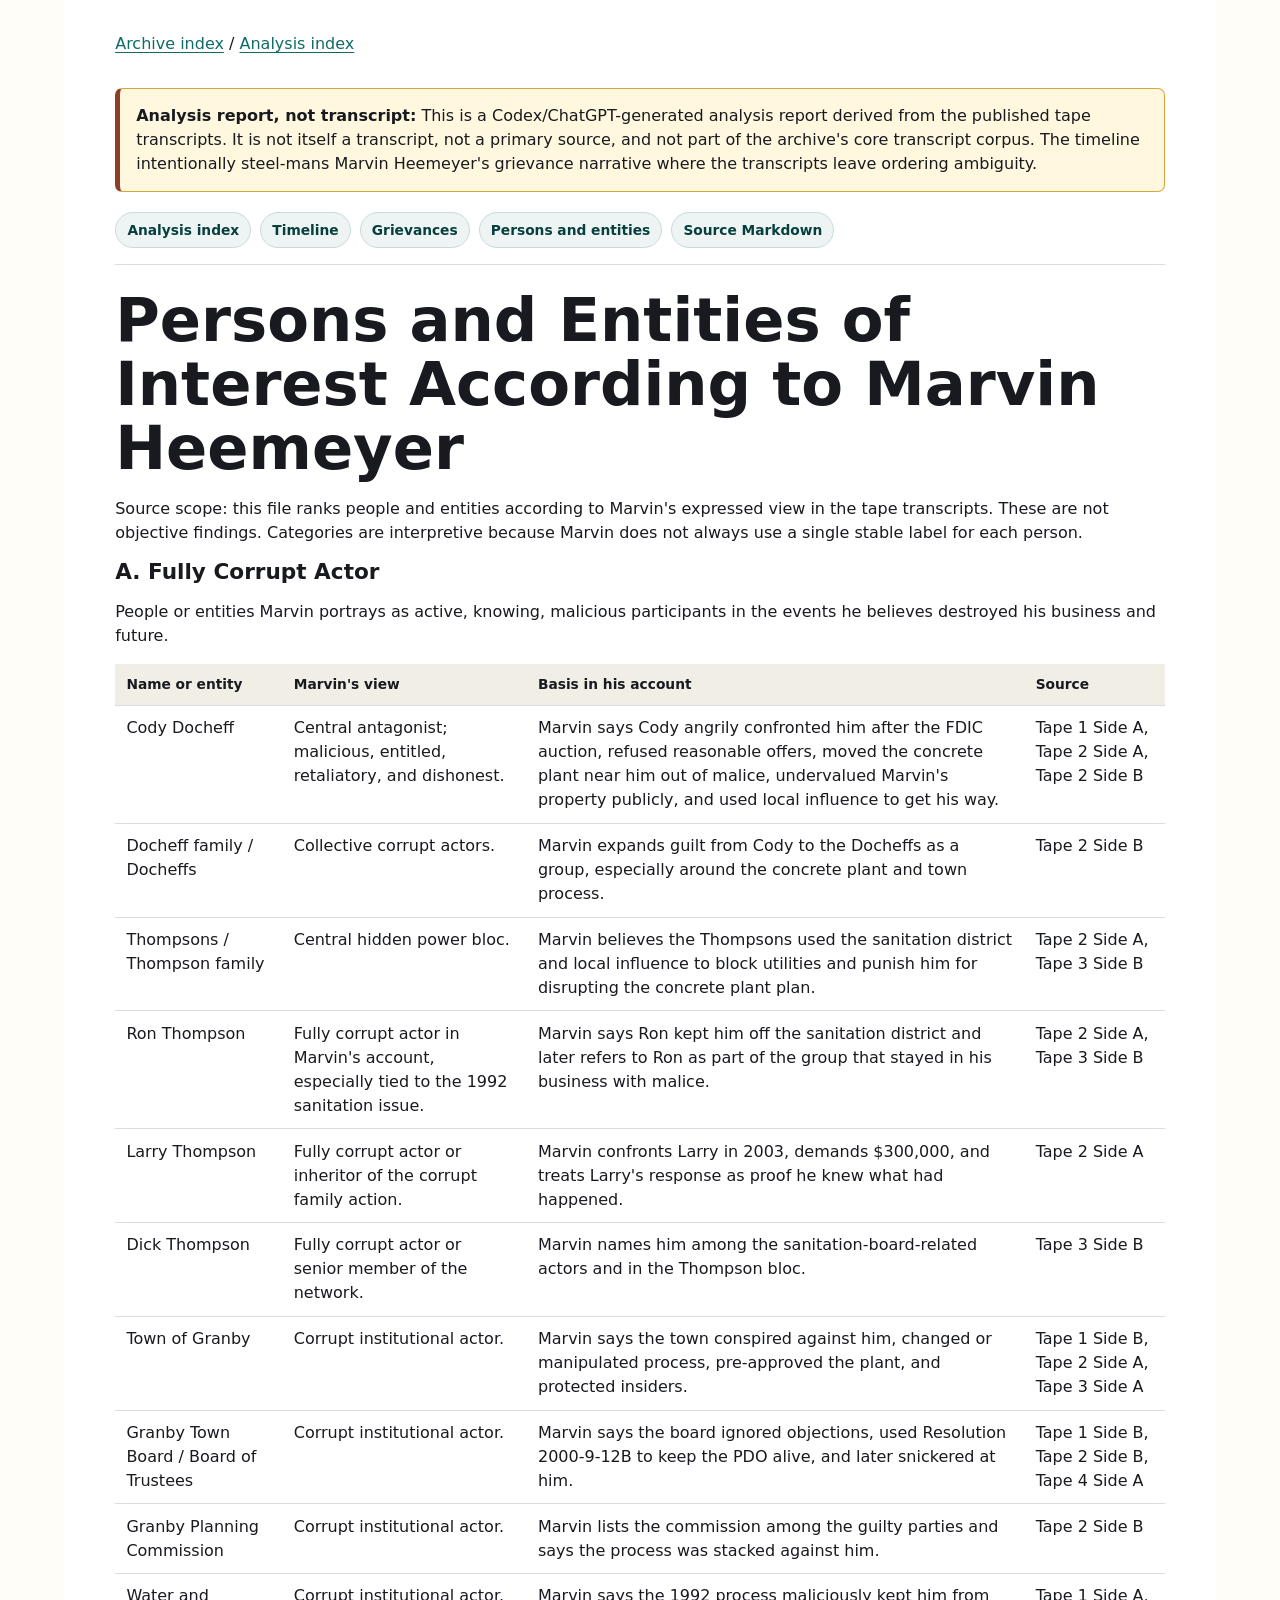
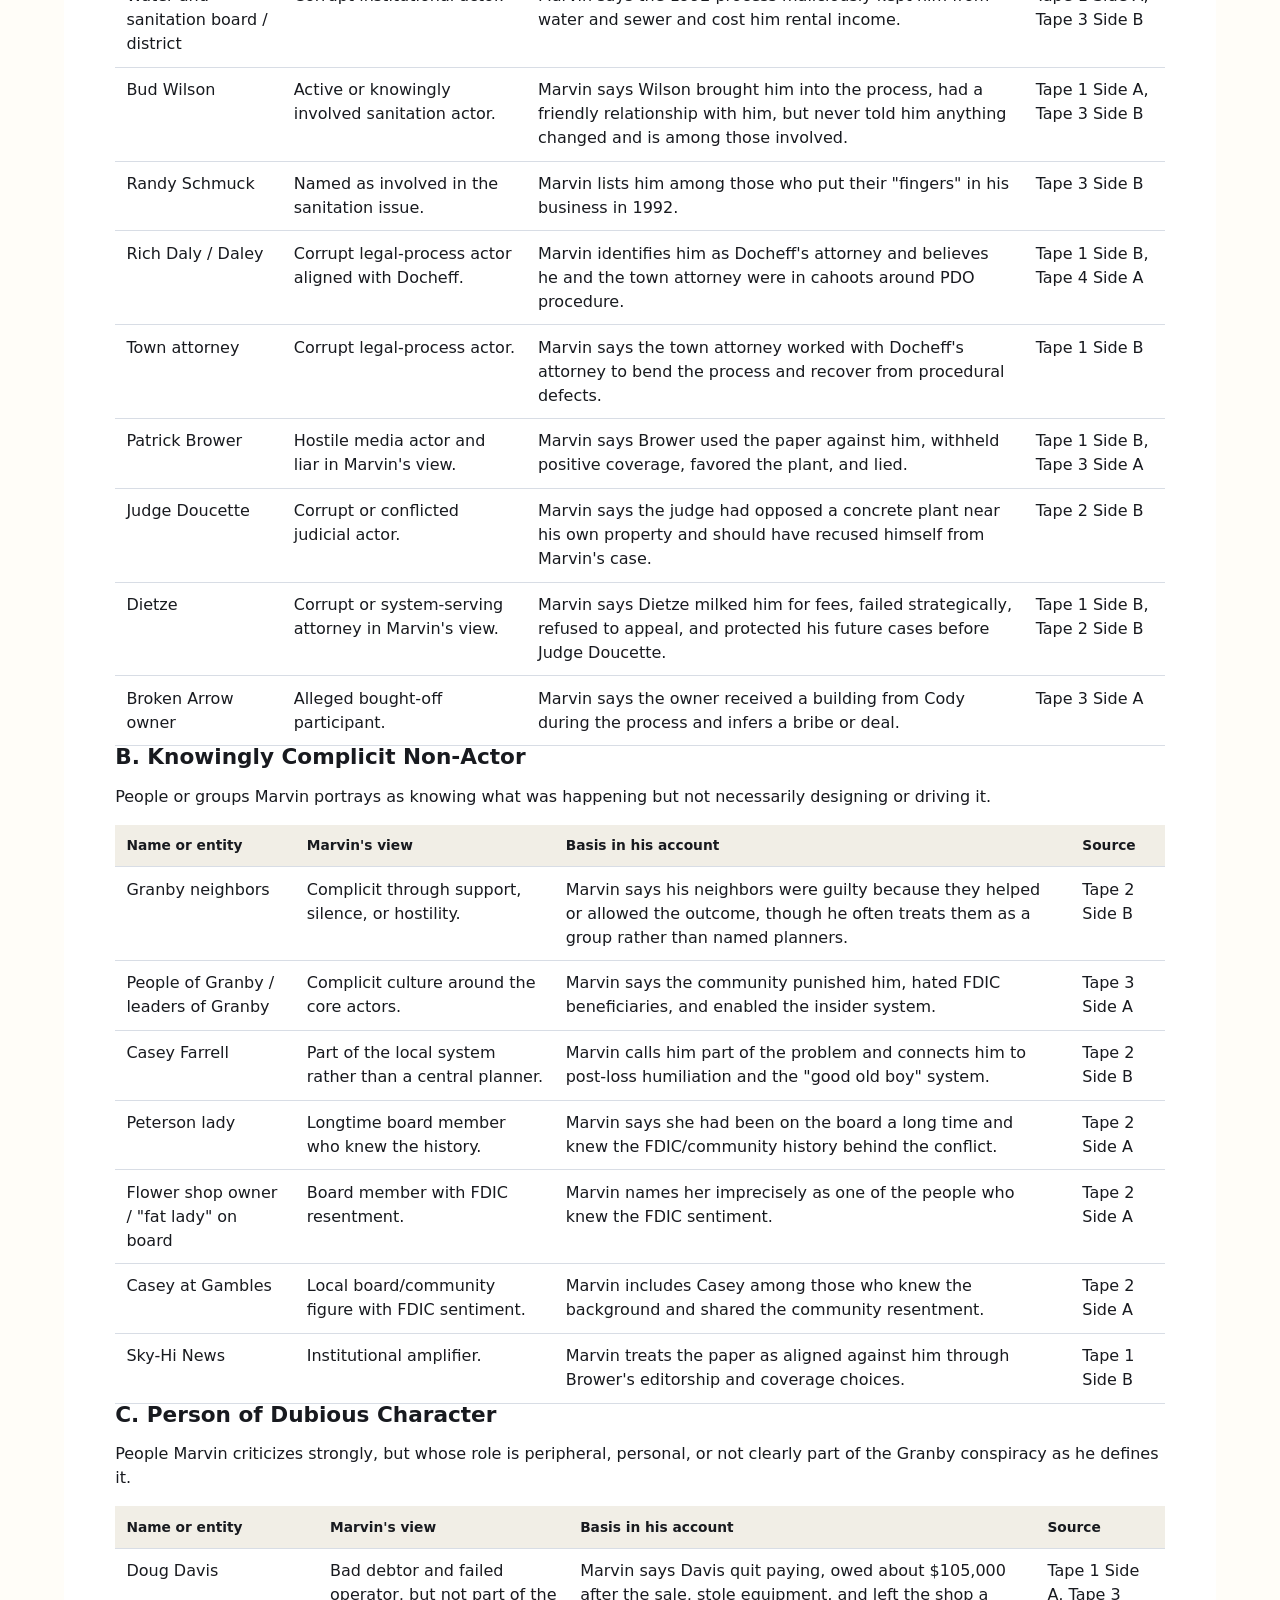
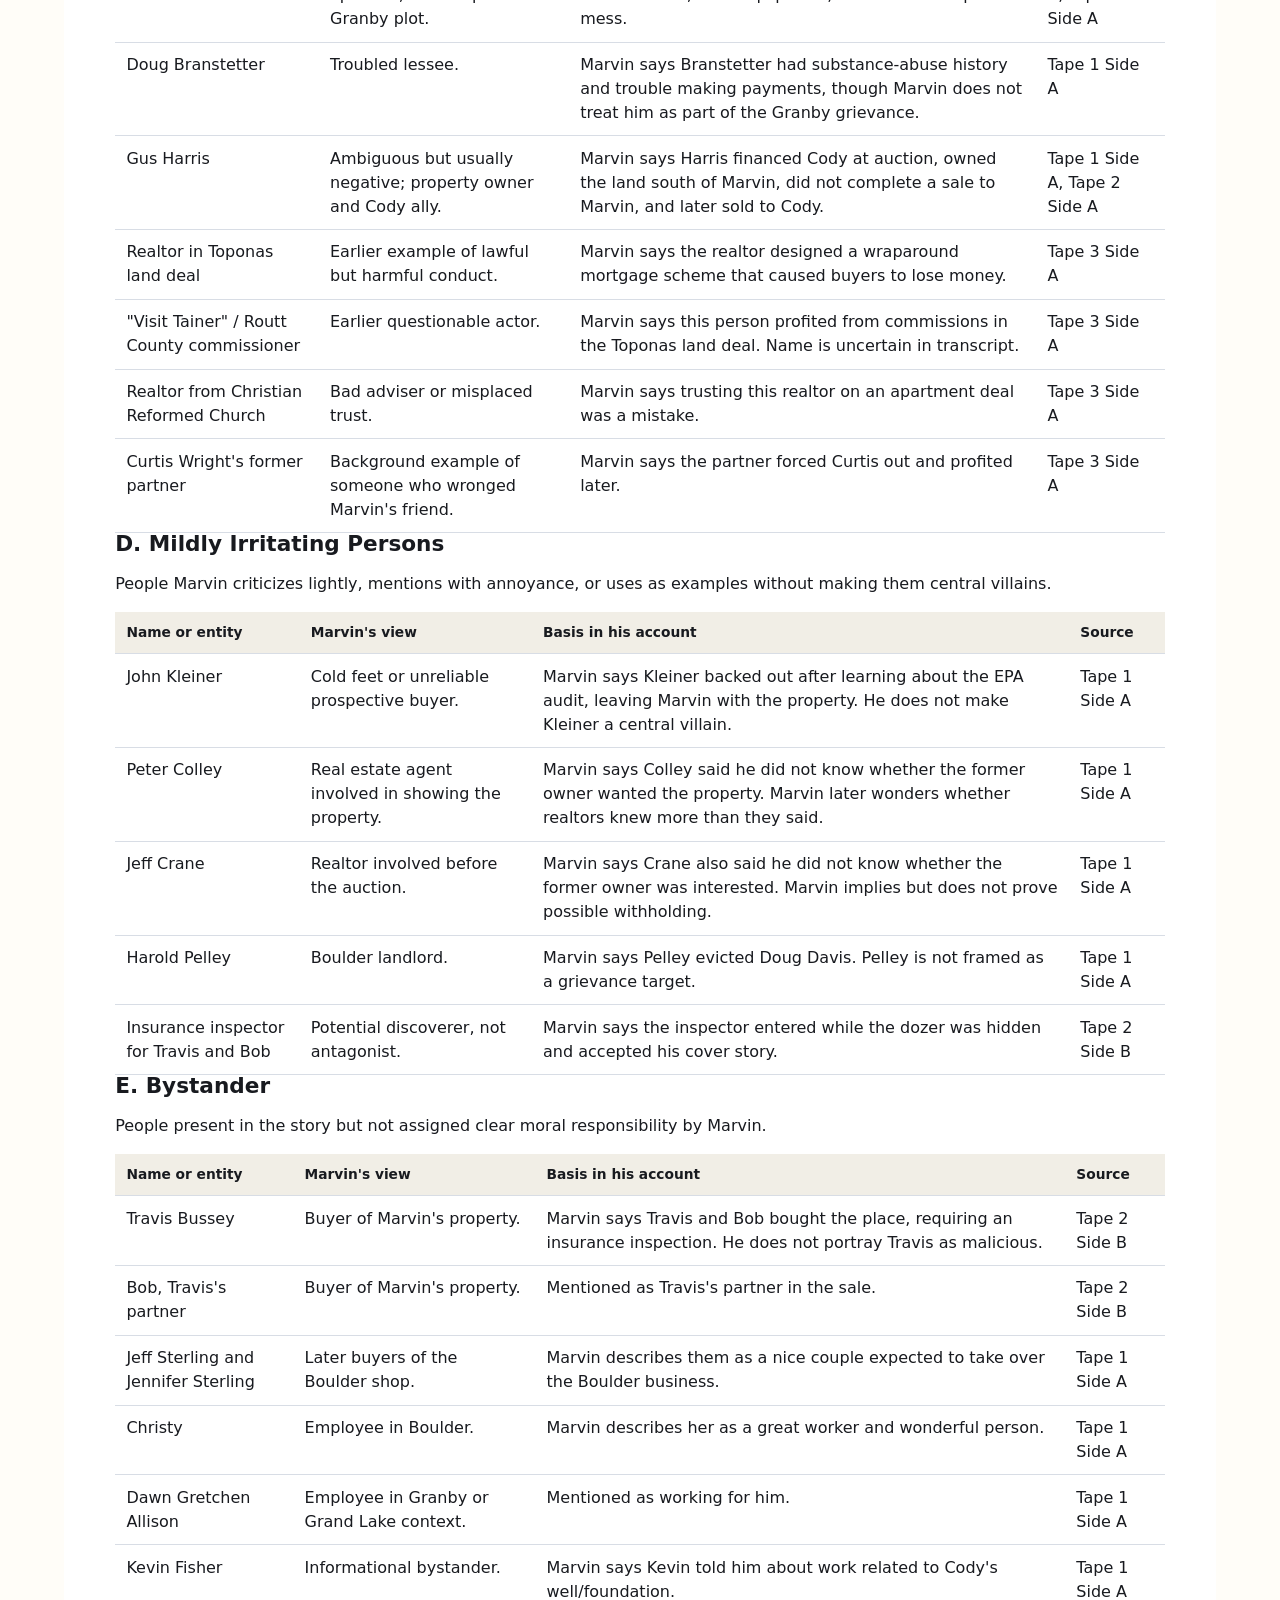
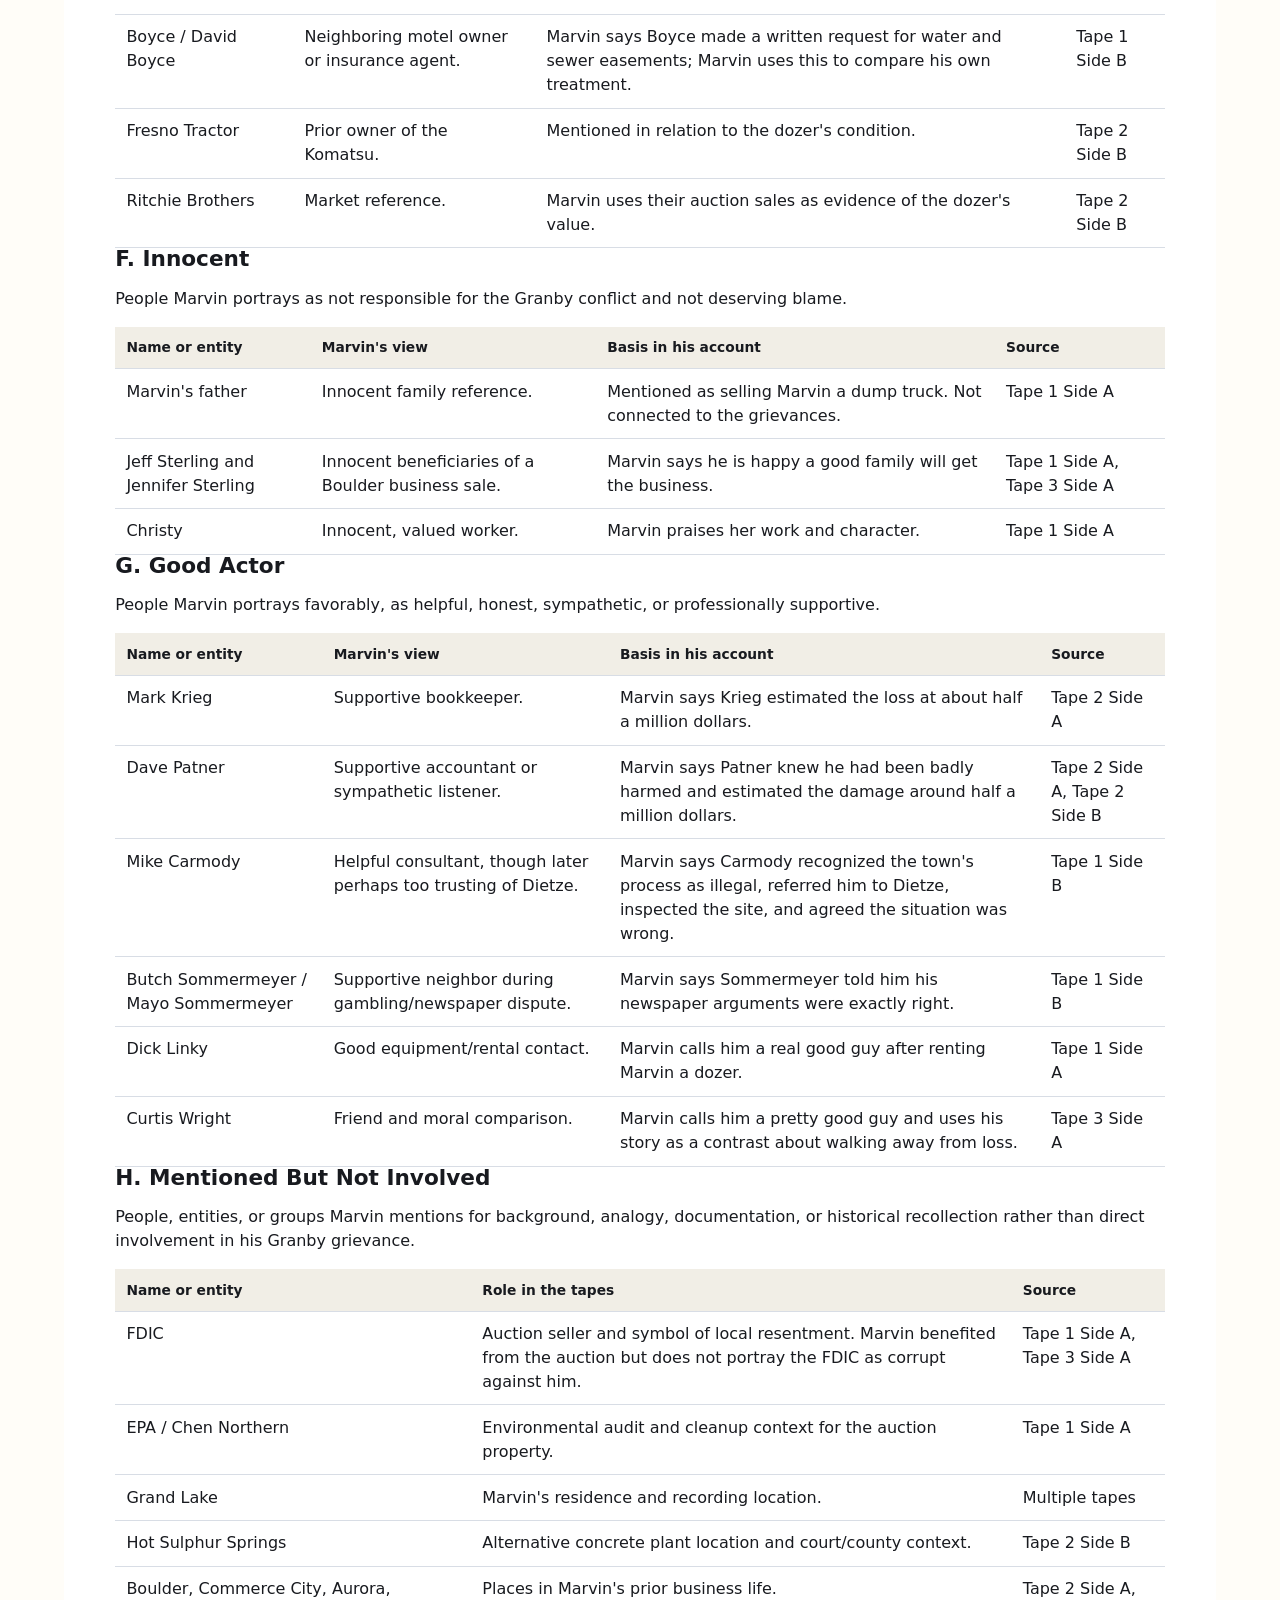
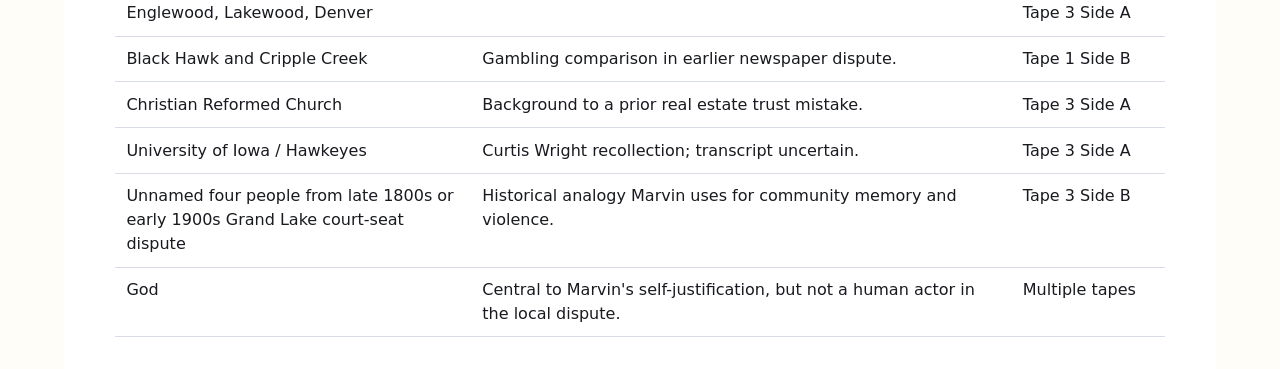
<file: analysis/persons-entities.html>
<!doctype html>
<html lang="en">
<head>
  <meta charset="utf-8">
  <meta name="viewport" content="width=device-width, initial-scale=1">
  <title>Killdozer Tapes Analysis - Persons and Entities</title>
  <meta name="description" content="A categorized map of people and entities as Marvin Heemeyer portrays them in the tape transcripts.">
  <link rel="icon" href="../favicon.svg" type="image/svg+xml">
  <link rel="alternate icon" href="../favicon.ico">
  <link rel="stylesheet" href="../styles.css">
  <script type="application/ld+json">{"@context": "https://schema.org", "@type": "Report", "name": "Killdozer Tapes Analysis - Persons and Entities", "description": "A categorized map of people and entities as Marvin Heemeyer portrays them in the tape transcripts.", "isBasedOn": "marvin-persons-entities.md", "creator": "Codex/ChatGPT with alphathinktink", "about": "Generated analysis of the Killdozer tape transcripts; not a transcript or primary source."}</script>
</head>
<body class="transcript-page analysis-page">
  <main class="transcript-document provenance-document analysis-document">
    <nav class="crumbs"><a href="../index.html">Archive index</a> / <a href="index.html">Analysis index</a></nav>
    <aside class="analysis-warning" aria-label="Analysis report notice">
      <strong>Analysis report, not transcript:</strong> This is a Codex/ChatGPT-generated analysis report derived from the published tape transcripts. It is not itself a transcript, not a primary source, and not part of the archive&#x27;s core transcript corpus. The timeline intentionally steel-mans Marvin Heemeyer&#x27;s grievance narrative where the transcripts leave ordering ambiguity.
    </aside>
    <div class="resource-row analysis-nav" aria-label="Analysis report navigation">
      <a href="index.html">Analysis index</a>
      <a href="timeline.html">Timeline</a>
      <a href="grievances.html">Grievances</a>
      <a href="persons-entities.html">Persons and entities</a>
      <a href="marvin-persons-entities.md">Source Markdown</a>
    </div>
    <h1>Persons and Entities of Interest According to Marvin Heemeyer</h1>
<p>Source scope: this file ranks people and entities according to Marvin&#x27;s expressed view in the tape transcripts. These are not objective findings. Categories are interpretive because Marvin does not always use a single stable label for each person.</p>
<h2>A. Fully Corrupt Actor</h2>
<p>People or entities Marvin portrays as active, knowing, malicious participants in the events he believes destroyed his business and future.</p>
<div class="table-wrap"><table>
<thead><tr><th>Name or entity</th><th>Marvin&#x27;s view</th><th>Basis in his account</th><th>Source</th></tr></thead>
<tbody>
<tr><td>Cody Docheff</td><td>Central antagonist; malicious, entitled, retaliatory, and dishonest.</td><td>Marvin says Cody angrily confronted him after the FDIC auction, refused reasonable offers, moved the concrete plant near him out of malice, undervalued Marvin&#x27;s property publicly, and used local influence to get his way.</td><td>Tape 1 Side A, Tape 2 Side A, Tape 2 Side B</td></tr>
<tr><td>Docheff family / Docheffs</td><td>Collective corrupt actors.</td><td>Marvin expands guilt from Cody to the Docheffs as a group, especially around the concrete plant and town process.</td><td>Tape 2 Side B</td></tr>
<tr><td>Thompsons / Thompson family</td><td>Central hidden power bloc.</td><td>Marvin believes the Thompsons used the sanitation district and local influence to block utilities and punish him for disrupting the concrete plant plan.</td><td>Tape 2 Side A, Tape 3 Side B</td></tr>
<tr><td>Ron Thompson</td><td>Fully corrupt actor in Marvin&#x27;s account, especially tied to the 1992 sanitation issue.</td><td>Marvin says Ron kept him off the sanitation district and later refers to Ron as part of the group that stayed in his business with malice.</td><td>Tape 2 Side A, Tape 3 Side B</td></tr>
<tr><td>Larry Thompson</td><td>Fully corrupt actor or inheritor of the corrupt family action.</td><td>Marvin confronts Larry in 2003, demands $300,000, and treats Larry&#x27;s response as proof he knew what had happened.</td><td>Tape 2 Side A</td></tr>
<tr><td>Dick Thompson</td><td>Fully corrupt actor or senior member of the network.</td><td>Marvin names him among the sanitation-board-related actors and in the Thompson bloc.</td><td>Tape 3 Side B</td></tr>
<tr><td>Town of Granby</td><td>Corrupt institutional actor.</td><td>Marvin says the town conspired against him, changed or manipulated process, pre-approved the plant, and protected insiders.</td><td>Tape 1 Side B, Tape 2 Side A, Tape 3 Side A</td></tr>
<tr><td>Granby Town Board / Board of Trustees</td><td>Corrupt institutional actor.</td><td>Marvin says the board ignored objections, used Resolution 2000-9-12B to keep the PDO alive, and later snickered at him.</td><td>Tape 1 Side B, Tape 2 Side B, Tape 4 Side A</td></tr>
<tr><td>Granby Planning Commission</td><td>Corrupt institutional actor.</td><td>Marvin lists the commission among the guilty parties and says the process was stacked against him.</td><td>Tape 2 Side B</td></tr>
<tr><td>Water and sanitation board / district</td><td>Corrupt institutional actor.</td><td>Marvin says the 1992 process maliciously kept him from water and sewer and cost him rental income.</td><td>Tape 1 Side A, Tape 3 Side B</td></tr>
<tr><td>Bud Wilson</td><td>Active or knowingly involved sanitation actor.</td><td>Marvin says Wilson brought him into the process, had a friendly relationship with him, but never told him anything changed and is among those involved.</td><td>Tape 1 Side A, Tape 3 Side B</td></tr>
<tr><td>Randy Schmuck</td><td>Named as involved in the sanitation issue.</td><td>Marvin lists him among those who put their &quot;fingers&quot; in his business in 1992.</td><td>Tape 3 Side B</td></tr>
<tr><td>Rich Daly / Daley</td><td>Corrupt legal-process actor aligned with Docheff.</td><td>Marvin identifies him as Docheff&#x27;s attorney and believes he and the town attorney were in cahoots around PDO procedure.</td><td>Tape 1 Side B, Tape 4 Side A</td></tr>
<tr><td>Town attorney</td><td>Corrupt legal-process actor.</td><td>Marvin says the town attorney worked with Docheff&#x27;s attorney to bend the process and recover from procedural defects.</td><td>Tape 1 Side B</td></tr>
<tr><td>Patrick Brower</td><td>Hostile media actor and liar in Marvin&#x27;s view.</td><td>Marvin says Brower used the paper against him, withheld positive coverage, favored the plant, and lied.</td><td>Tape 1 Side B, Tape 3 Side A</td></tr>
<tr><td>Judge Doucette</td><td>Corrupt or conflicted judicial actor.</td><td>Marvin says the judge had opposed a concrete plant near his own property and should have recused himself from Marvin&#x27;s case.</td><td>Tape 2 Side B</td></tr>
<tr><td>Dietze</td><td>Corrupt or system-serving attorney in Marvin&#x27;s view.</td><td>Marvin says Dietze milked him for fees, failed strategically, refused to appeal, and protected his future cases before Judge Doucette.</td><td>Tape 1 Side B, Tape 2 Side B</td></tr>
<tr><td>Broken Arrow owner</td><td>Alleged bought-off participant.</td><td>Marvin says the owner received a building from Cody during the process and infers a bribe or deal.</td><td>Tape 3 Side A</td></tr>
</tbody></table></div>
<h2>B. Knowingly Complicit Non-Actor</h2>
<p>People or groups Marvin portrays as knowing what was happening but not necessarily designing or driving it.</p>
<div class="table-wrap"><table>
<thead><tr><th>Name or entity</th><th>Marvin&#x27;s view</th><th>Basis in his account</th><th>Source</th></tr></thead>
<tbody>
<tr><td>Granby neighbors</td><td>Complicit through support, silence, or hostility.</td><td>Marvin says his neighbors were guilty because they helped or allowed the outcome, though he often treats them as a group rather than named planners.</td><td>Tape 2 Side B</td></tr>
<tr><td>People of Granby / leaders of Granby</td><td>Complicit culture around the core actors.</td><td>Marvin says the community punished him, hated FDIC beneficiaries, and enabled the insider system.</td><td>Tape 3 Side A</td></tr>
<tr><td>Casey Farrell</td><td>Part of the local system rather than a central planner.</td><td>Marvin calls him part of the problem and connects him to post-loss humiliation and the &quot;good old boy&quot; system.</td><td>Tape 2 Side B</td></tr>
<tr><td>Peterson lady</td><td>Longtime board member who knew the history.</td><td>Marvin says she had been on the board a long time and knew the FDIC/community history behind the conflict.</td><td>Tape 2 Side A</td></tr>
<tr><td>Flower shop owner / &quot;fat lady&quot; on board</td><td>Board member with FDIC resentment.</td><td>Marvin names her imprecisely as one of the people who knew the FDIC sentiment.</td><td>Tape 2 Side A</td></tr>
<tr><td>Casey at Gambles</td><td>Local board/community figure with FDIC sentiment.</td><td>Marvin includes Casey among those who knew the background and shared the community resentment.</td><td>Tape 2 Side A</td></tr>
<tr><td>Sky-Hi News</td><td>Institutional amplifier.</td><td>Marvin treats the paper as aligned against him through Brower&#x27;s editorship and coverage choices.</td><td>Tape 1 Side B</td></tr>
</tbody></table></div>
<h2>C. Person of Dubious Character</h2>
<p>People Marvin criticizes strongly, but whose role is peripheral, personal, or not clearly part of the Granby conspiracy as he defines it.</p>
<div class="table-wrap"><table>
<thead><tr><th>Name or entity</th><th>Marvin&#x27;s view</th><th>Basis in his account</th><th>Source</th></tr></thead>
<tbody>
<tr><td>Doug Davis</td><td>Bad debtor and failed operator, but not part of the Granby plot.</td><td>Marvin says Davis quit paying, owed about $105,000 after the sale, stole equipment, and left the shop a mess.</td><td>Tape 1 Side A, Tape 3 Side A</td></tr>
<tr><td>Doug Branstetter</td><td>Troubled lessee.</td><td>Marvin says Branstetter had substance-abuse history and trouble making payments, though Marvin does not treat him as part of the Granby grievance.</td><td>Tape 1 Side A</td></tr>
<tr><td>Gus Harris</td><td>Ambiguous but usually negative; property owner and Cody ally.</td><td>Marvin says Harris financed Cody at auction, owned the land south of Marvin, did not complete a sale to Marvin, and later sold to Cody.</td><td>Tape 1 Side A, Tape 2 Side A</td></tr>
<tr><td>Realtor in Toponas land deal</td><td>Earlier example of lawful but harmful conduct.</td><td>Marvin says the realtor designed a wraparound mortgage scheme that caused buyers to lose money.</td><td>Tape 3 Side A</td></tr>
<tr><td>&quot;Visit Tainer&quot; / Routt County commissioner</td><td>Earlier questionable actor.</td><td>Marvin says this person profited from commissions in the Toponas land deal. Name is uncertain in transcript.</td><td>Tape 3 Side A</td></tr>
<tr><td>Realtor from Christian Reformed Church</td><td>Bad adviser or misplaced trust.</td><td>Marvin says trusting this realtor on an apartment deal was a mistake.</td><td>Tape 3 Side A</td></tr>
<tr><td>Curtis Wright&#x27;s former partner</td><td>Background example of someone who wronged Marvin&#x27;s friend.</td><td>Marvin says the partner forced Curtis out and profited later.</td><td>Tape 3 Side A</td></tr>
</tbody></table></div>
<h2>D. Mildly Irritating Persons</h2>
<p>People Marvin criticizes lightly, mentions with annoyance, or uses as examples without making them central villains.</p>
<div class="table-wrap"><table>
<thead><tr><th>Name or entity</th><th>Marvin&#x27;s view</th><th>Basis in his account</th><th>Source</th></tr></thead>
<tbody>
<tr><td>John Kleiner</td><td>Cold feet or unreliable prospective buyer.</td><td>Marvin says Kleiner backed out after learning about the EPA audit, leaving Marvin with the property. He does not make Kleiner a central villain.</td><td>Tape 1 Side A</td></tr>
<tr><td>Peter Colley</td><td>Real estate agent involved in showing the property.</td><td>Marvin says Colley said he did not know whether the former owner wanted the property. Marvin later wonders whether realtors knew more than they said.</td><td>Tape 1 Side A</td></tr>
<tr><td>Jeff Crane</td><td>Realtor involved before the auction.</td><td>Marvin says Crane also said he did not know whether the former owner was interested. Marvin implies but does not prove possible withholding.</td><td>Tape 1 Side A</td></tr>
<tr><td>Harold Pelley</td><td>Boulder landlord.</td><td>Marvin says Pelley evicted Doug Davis. Pelley is not framed as a grievance target.</td><td>Tape 1 Side A</td></tr>
<tr><td>Insurance inspector for Travis and Bob</td><td>Potential discoverer, not antagonist.</td><td>Marvin says the inspector entered while the dozer was hidden and accepted his cover story.</td><td>Tape 2 Side B</td></tr>
</tbody></table></div>
<h2>E. Bystander</h2>
<p>People present in the story but not assigned clear moral responsibility by Marvin.</p>
<div class="table-wrap"><table>
<thead><tr><th>Name or entity</th><th>Marvin&#x27;s view</th><th>Basis in his account</th><th>Source</th></tr></thead>
<tbody>
<tr><td>Travis Bussey</td><td>Buyer of Marvin&#x27;s property.</td><td>Marvin says Travis and Bob bought the place, requiring an insurance inspection. He does not portray Travis as malicious.</td><td>Tape 2 Side B</td></tr>
<tr><td>Bob, Travis&#x27;s partner</td><td>Buyer of Marvin&#x27;s property.</td><td>Mentioned as Travis&#x27;s partner in the sale.</td><td>Tape 2 Side B</td></tr>
<tr><td>Jeff Sterling and Jennifer Sterling</td><td>Later buyers of the Boulder shop.</td><td>Marvin describes them as a nice couple expected to take over the Boulder business.</td><td>Tape 1 Side A</td></tr>
<tr><td>Christy</td><td>Employee in Boulder.</td><td>Marvin describes her as a great worker and wonderful person.</td><td>Tape 1 Side A</td></tr>
<tr><td>Dawn Gretchen Allison</td><td>Employee in Granby or Grand Lake context.</td><td>Mentioned as working for him.</td><td>Tape 1 Side A</td></tr>
<tr><td>Kevin Fisher</td><td>Informational bystander.</td><td>Marvin says Kevin told him about work related to Cody&#x27;s well/foundation.</td><td>Tape 1 Side A</td></tr>
<tr><td>Boyce / David Boyce</td><td>Neighboring motel owner or insurance agent.</td><td>Marvin says Boyce made a written request for water and sewer easements; Marvin uses this to compare his own treatment.</td><td>Tape 1 Side B</td></tr>
<tr><td>Fresno Tractor</td><td>Prior owner of the Komatsu.</td><td>Mentioned in relation to the dozer&#x27;s condition.</td><td>Tape 2 Side B</td></tr>
<tr><td>Ritchie Brothers</td><td>Market reference.</td><td>Marvin uses their auction sales as evidence of the dozer&#x27;s value.</td><td>Tape 2 Side B</td></tr>
</tbody></table></div>
<h2>F. Innocent</h2>
<p>People Marvin portrays as not responsible for the Granby conflict and not deserving blame.</p>
<div class="table-wrap"><table>
<thead><tr><th>Name or entity</th><th>Marvin&#x27;s view</th><th>Basis in his account</th><th>Source</th></tr></thead>
<tbody>
<tr><td>Marvin&#x27;s father</td><td>Innocent family reference.</td><td>Mentioned as selling Marvin a dump truck. Not connected to the grievances.</td><td>Tape 1 Side A</td></tr>
<tr><td>Jeff Sterling and Jennifer Sterling</td><td>Innocent beneficiaries of a Boulder business sale.</td><td>Marvin says he is happy a good family will get the business.</td><td>Tape 1 Side A, Tape 3 Side A</td></tr>
<tr><td>Christy</td><td>Innocent, valued worker.</td><td>Marvin praises her work and character.</td><td>Tape 1 Side A</td></tr>
</tbody></table></div>
<h2>G. Good Actor</h2>
<p>People Marvin portrays favorably, as helpful, honest, sympathetic, or professionally supportive.</p>
<div class="table-wrap"><table>
<thead><tr><th>Name or entity</th><th>Marvin&#x27;s view</th><th>Basis in his account</th><th>Source</th></tr></thead>
<tbody>
<tr><td>Mark Krieg</td><td>Supportive bookkeeper.</td><td>Marvin says Krieg estimated the loss at about half a million dollars.</td><td>Tape 2 Side A</td></tr>
<tr><td>Dave Patner</td><td>Supportive accountant or sympathetic listener.</td><td>Marvin says Patner knew he had been badly harmed and estimated the damage around half a million dollars.</td><td>Tape 2 Side A, Tape 2 Side B</td></tr>
<tr><td>Mike Carmody</td><td>Helpful consultant, though later perhaps too trusting of Dietze.</td><td>Marvin says Carmody recognized the town&#x27;s process as illegal, referred him to Dietze, inspected the site, and agreed the situation was wrong.</td><td>Tape 1 Side B</td></tr>
<tr><td>Butch Sommermeyer / Mayo Sommermeyer</td><td>Supportive neighbor during gambling/newspaper dispute.</td><td>Marvin says Sommermeyer told him his newspaper arguments were exactly right.</td><td>Tape 1 Side B</td></tr>
<tr><td>Dick Linky</td><td>Good equipment/rental contact.</td><td>Marvin calls him a real good guy after renting Marvin a dozer.</td><td>Tape 1 Side A</td></tr>
<tr><td>Curtis Wright</td><td>Friend and moral comparison.</td><td>Marvin calls him a pretty good guy and uses his story as a contrast about walking away from loss.</td><td>Tape 3 Side A</td></tr>
</tbody></table></div>
<h2>H. Mentioned But Not Involved</h2>
<p>People, entities, or groups Marvin mentions for background, analogy, documentation, or historical recollection rather than direct involvement in his Granby grievance.</p>
<div class="table-wrap"><table>
<thead><tr><th>Name or entity</th><th>Role in the tapes</th><th>Source</th></tr></thead>
<tbody>
<tr><td>FDIC</td><td>Auction seller and symbol of local resentment. Marvin benefited from the auction but does not portray the FDIC as corrupt against him.</td><td>Tape 1 Side A, Tape 3 Side A</td></tr>
<tr><td>EPA / Chen Northern</td><td>Environmental audit and cleanup context for the auction property.</td><td>Tape 1 Side A</td></tr>
<tr><td>Grand Lake</td><td>Marvin&#x27;s residence and recording location.</td><td>Multiple tapes</td></tr>
<tr><td>Hot Sulphur Springs</td><td>Alternative concrete plant location and court/county context.</td><td>Tape 2 Side B</td></tr>
<tr><td>Boulder, Commerce City, Aurora, Englewood, Lakewood, Denver</td><td>Places in Marvin&#x27;s prior business life.</td><td>Tape 2 Side A, Tape 3 Side A</td></tr>
<tr><td>Black Hawk and Cripple Creek</td><td>Gambling comparison in earlier newspaper dispute.</td><td>Tape 1 Side B</td></tr>
<tr><td>Christian Reformed Church</td><td>Background to a prior real estate trust mistake.</td><td>Tape 3 Side A</td></tr>
<tr><td>University of Iowa / Hawkeyes</td><td>Curtis Wright recollection; transcript uncertain.</td><td>Tape 3 Side A</td></tr>
<tr><td>Unnamed four people from late 1800s or early 1900s Grand Lake court-seat dispute</td><td>Historical analogy Marvin uses for community memory and violence.</td><td>Tape 3 Side B</td></tr>
<tr><td>God</td><td>Central to Marvin&#x27;s self-justification, but not a human actor in the local dispute.</td><td>Multiple tapes</td></tr>
</tbody></table></div>
  </main>
</body>
</html>
</file>
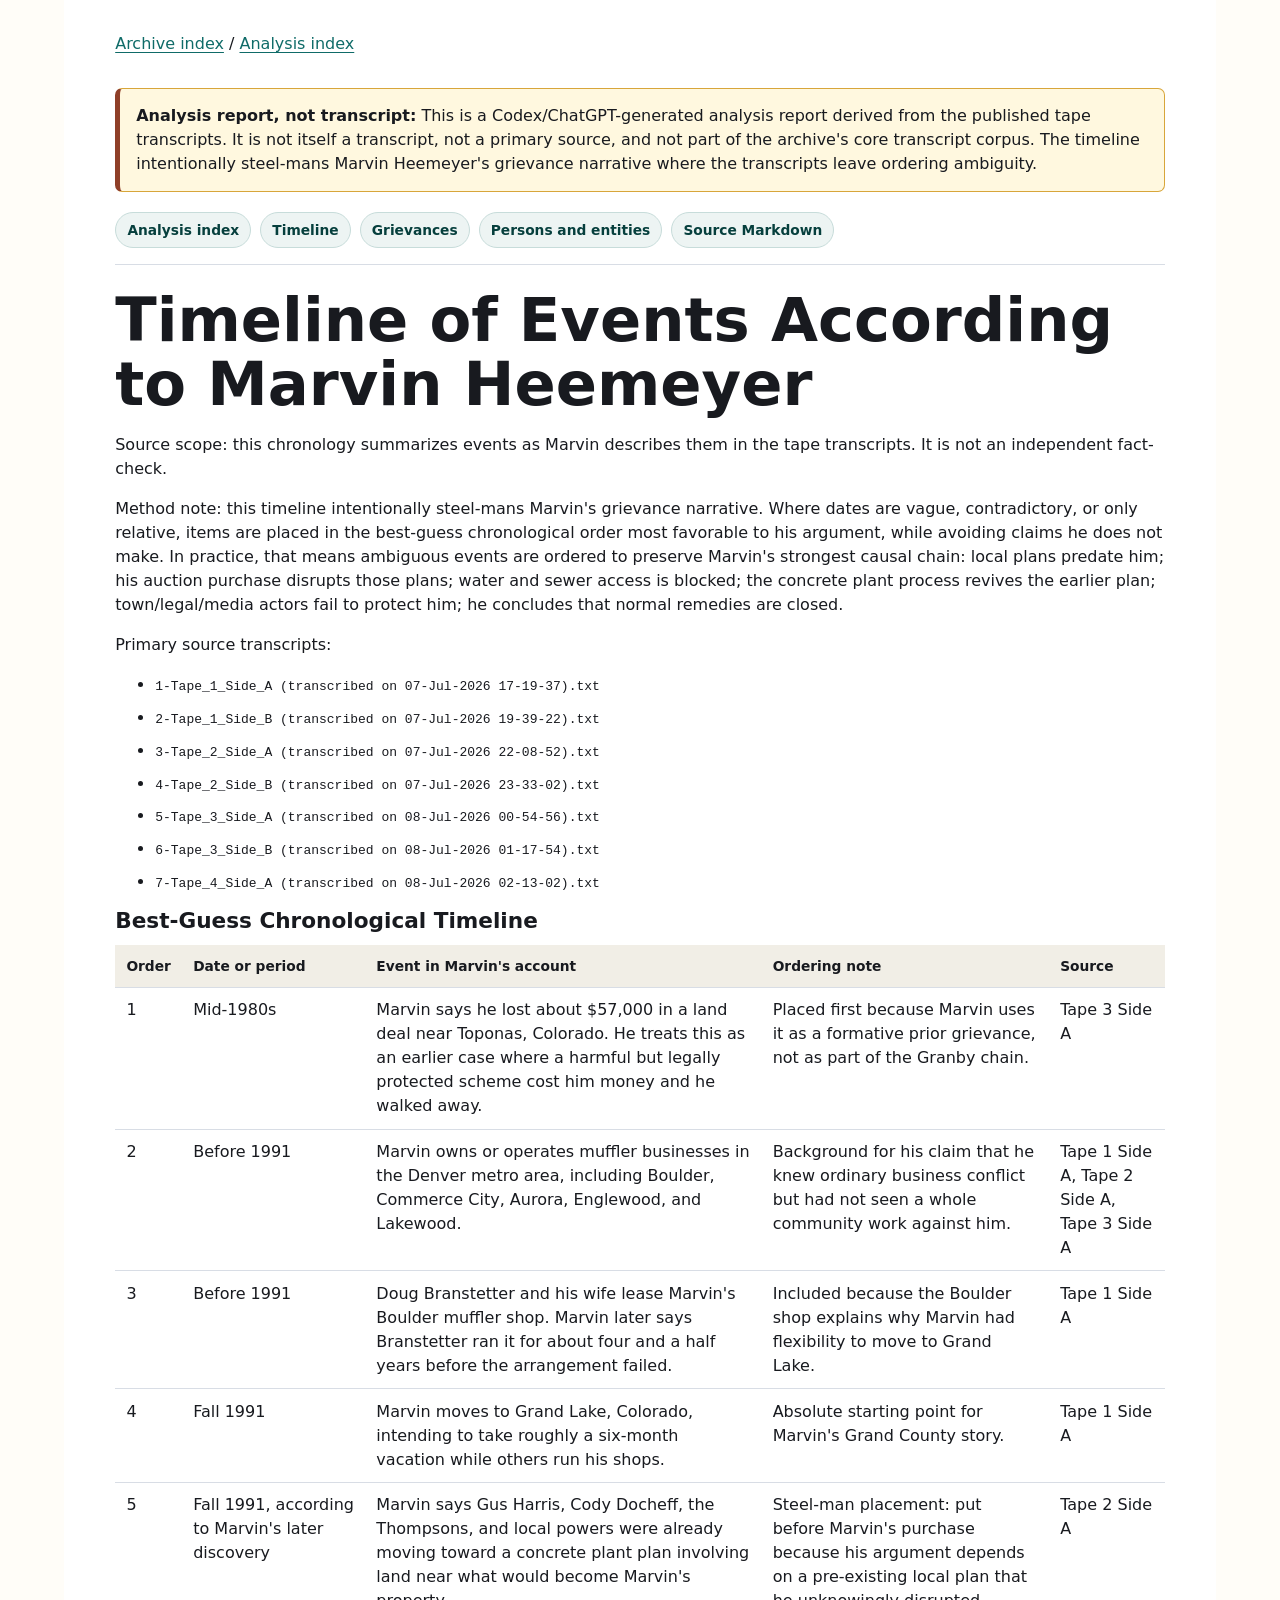
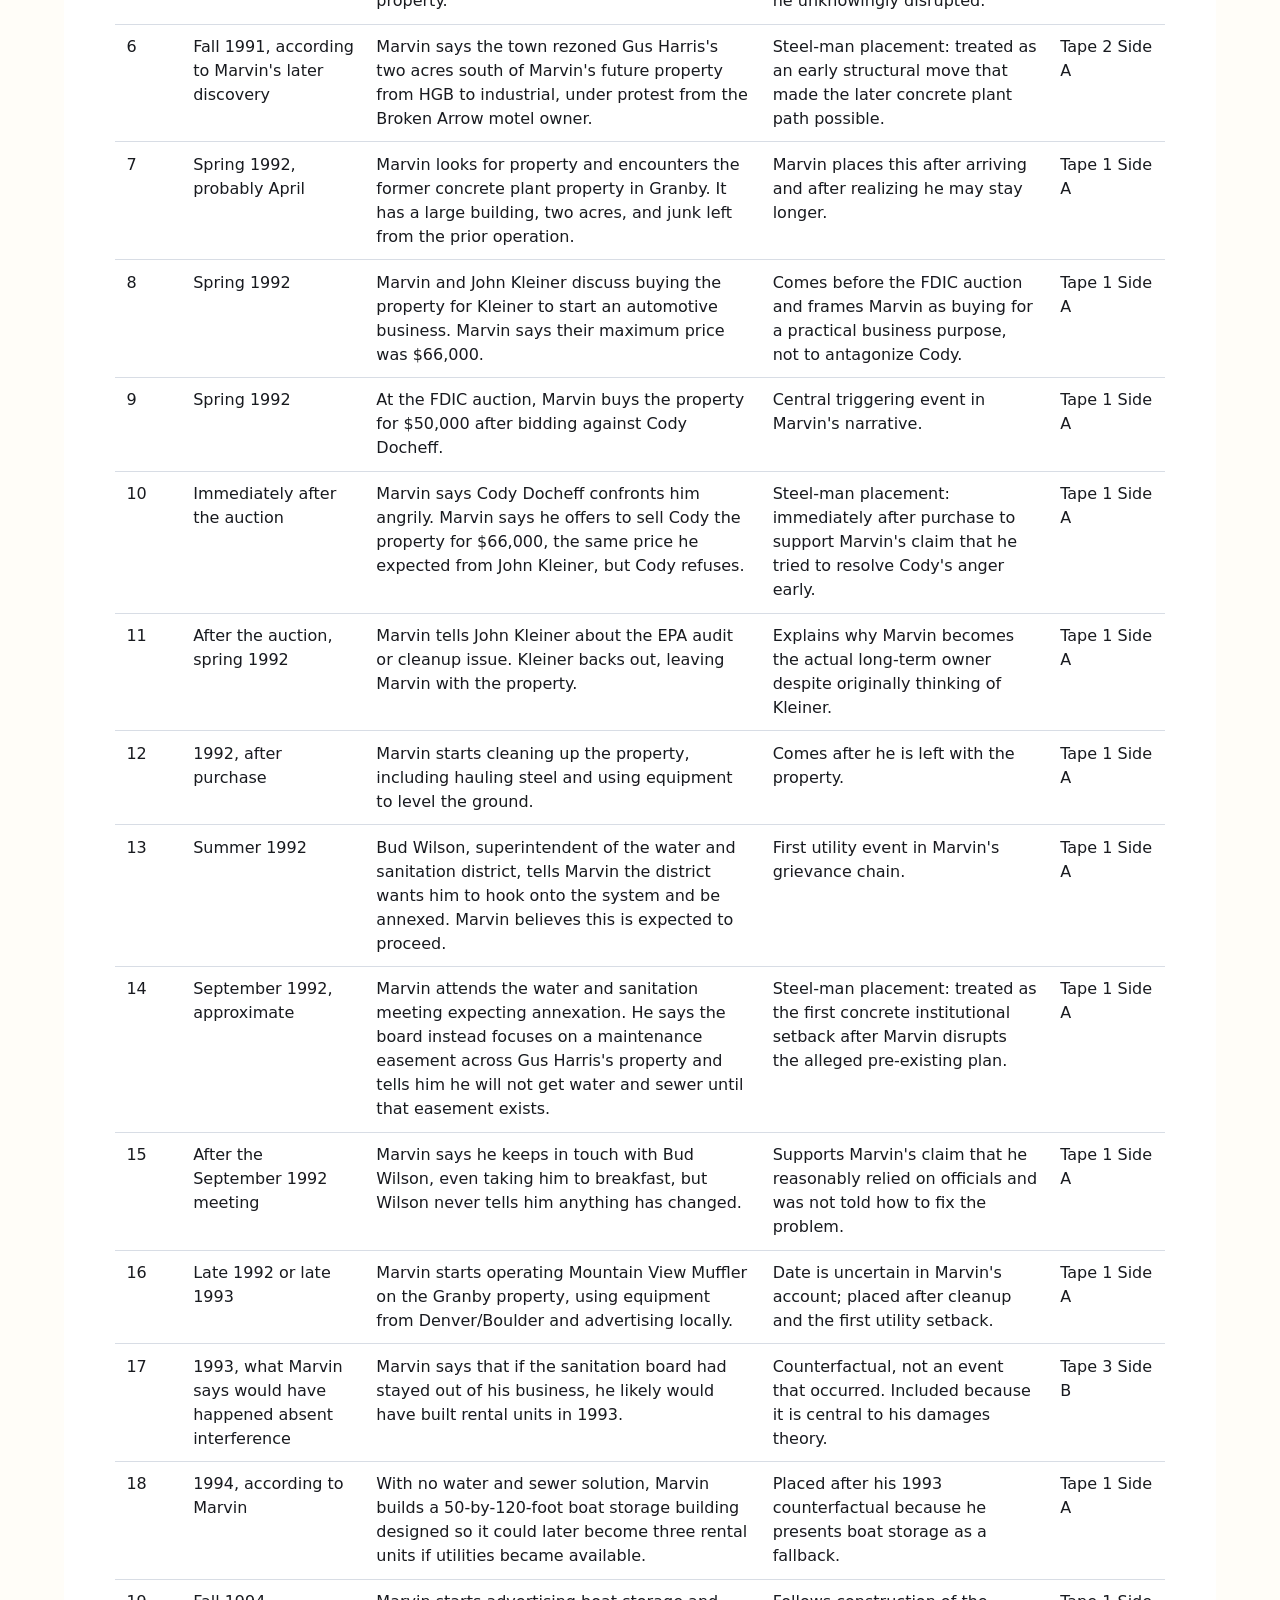
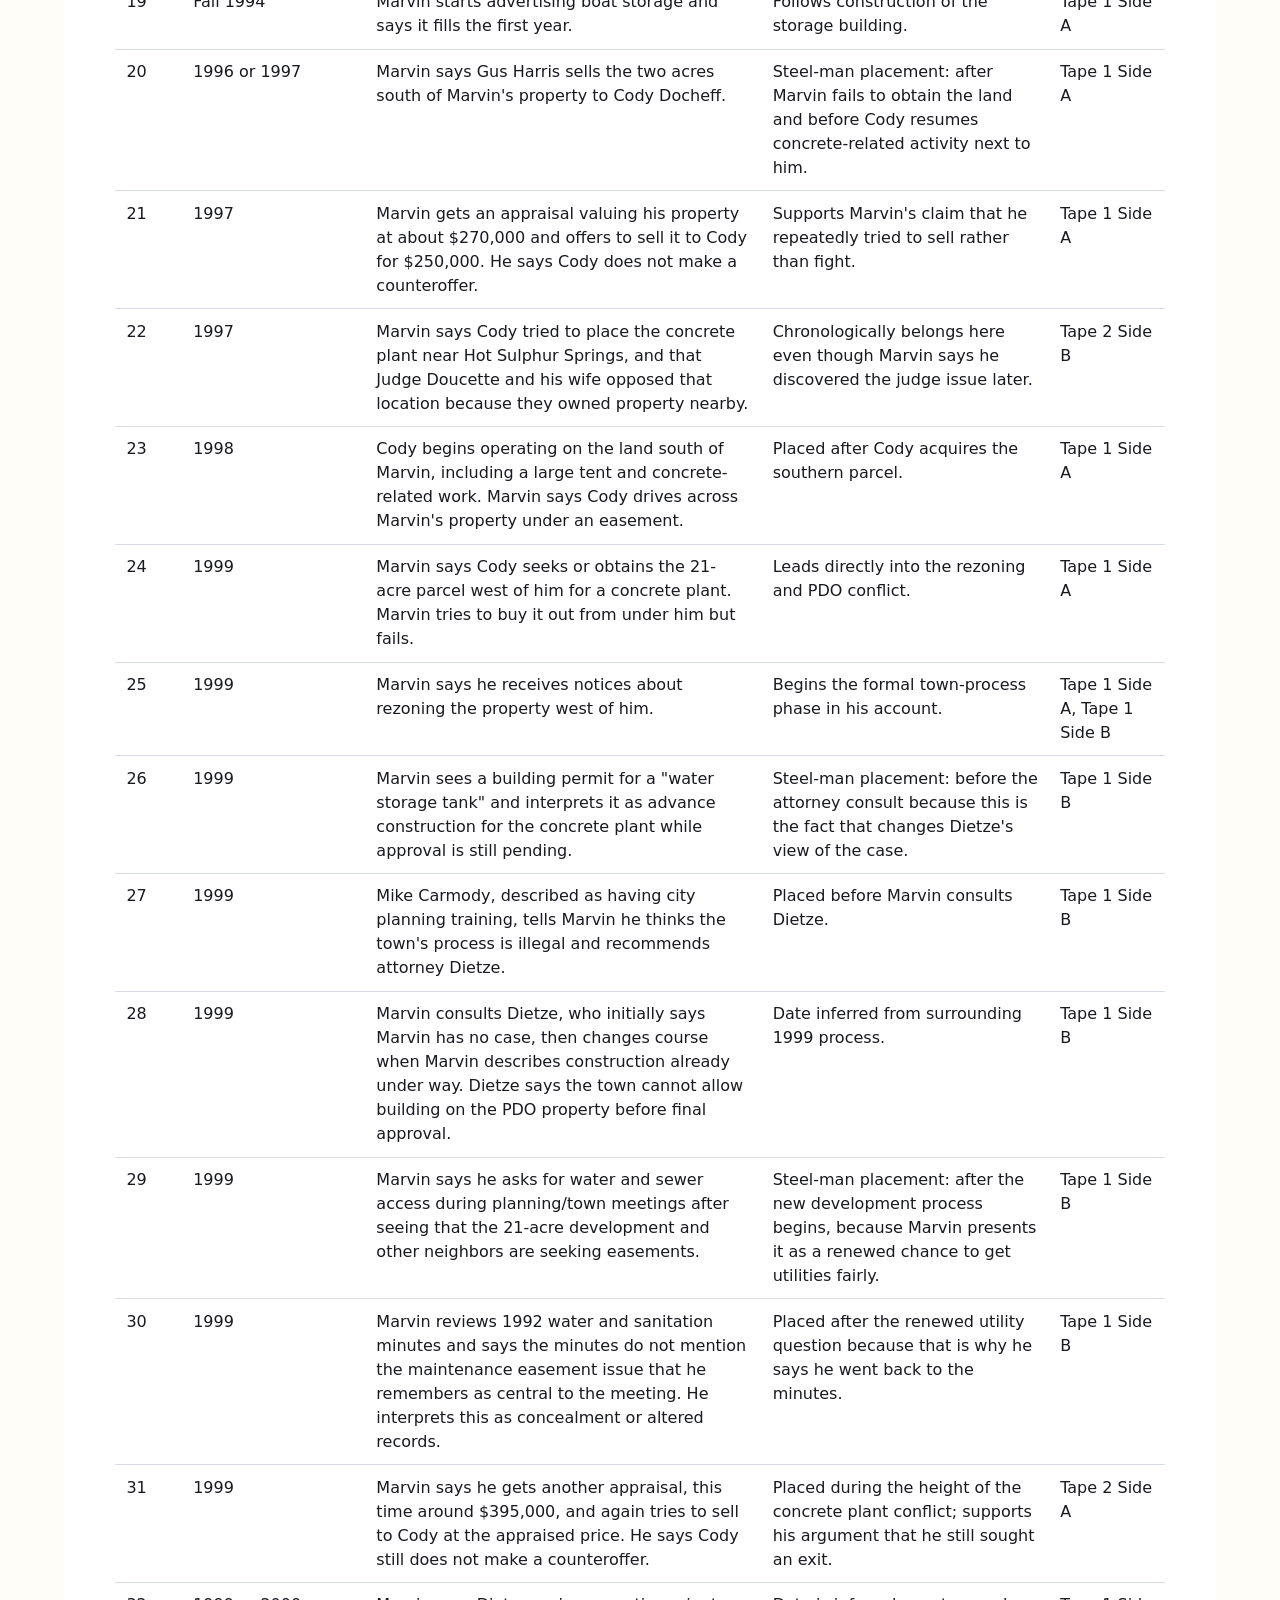
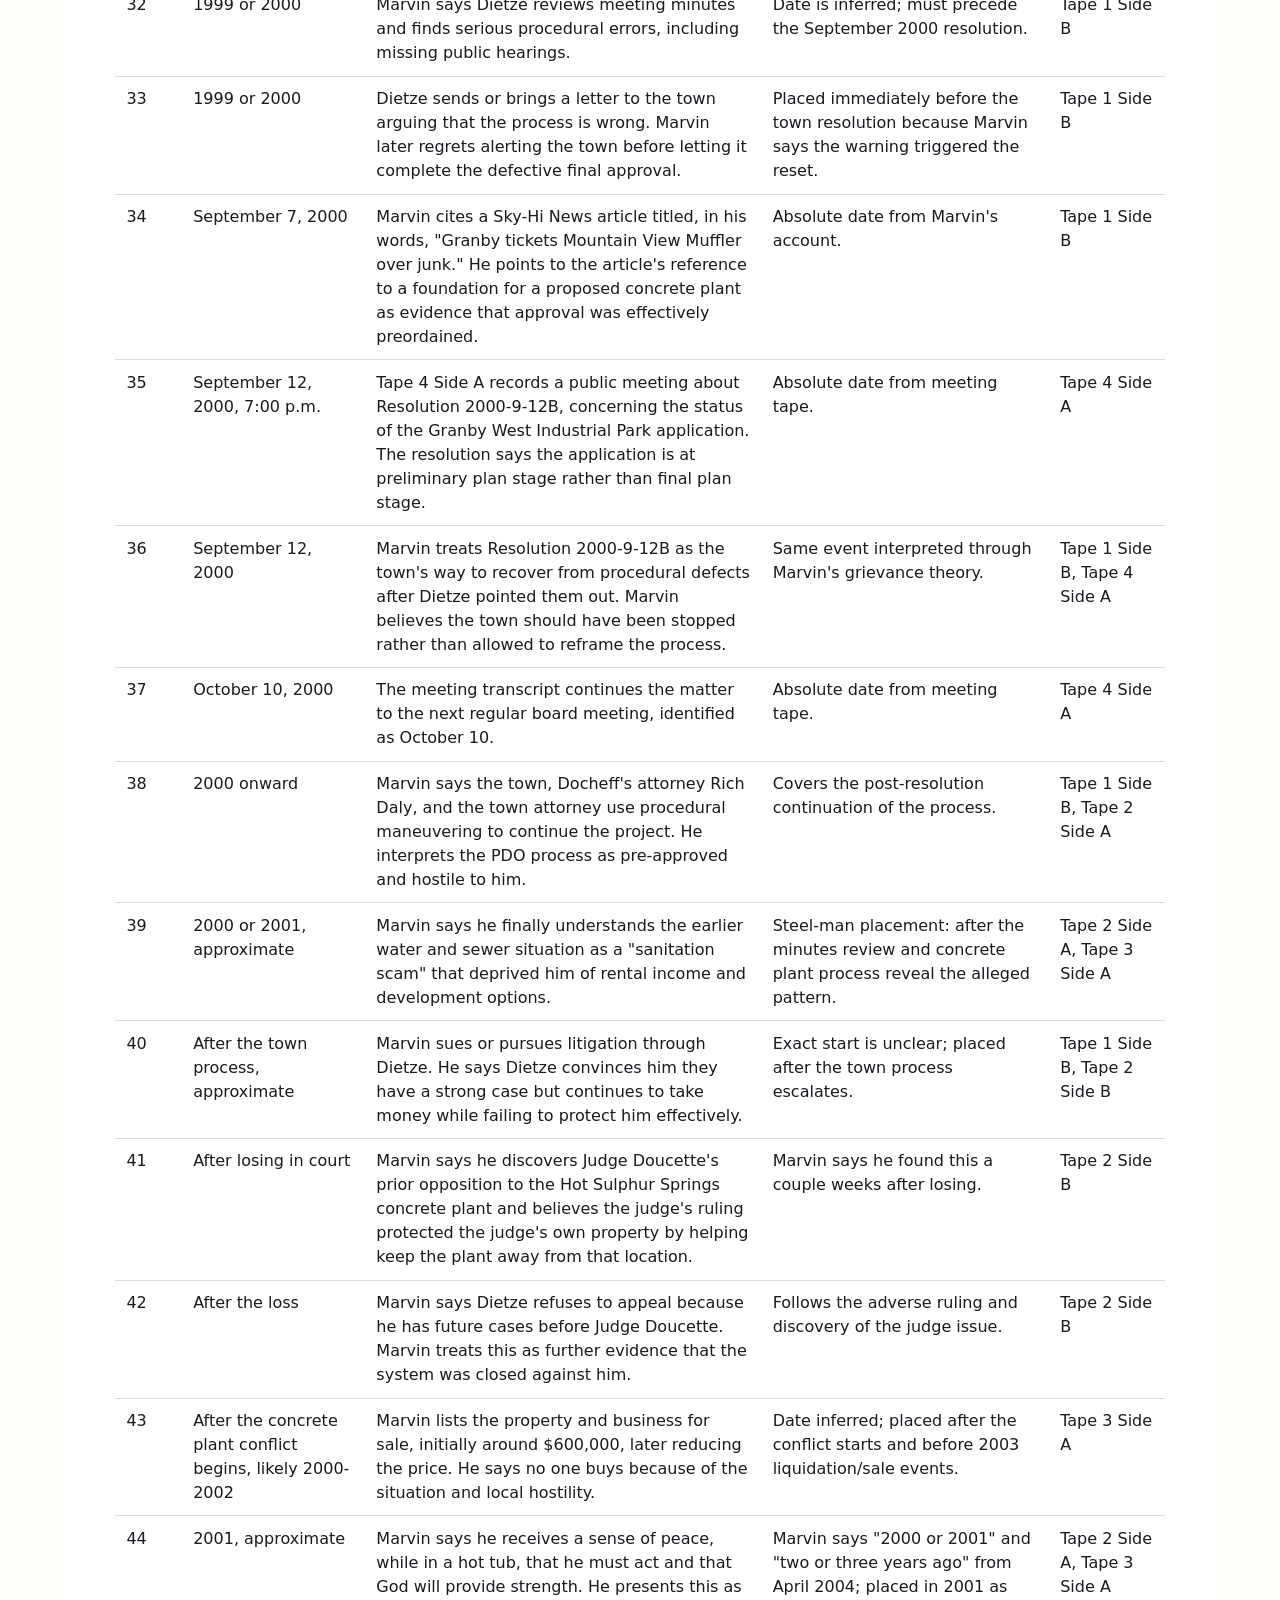
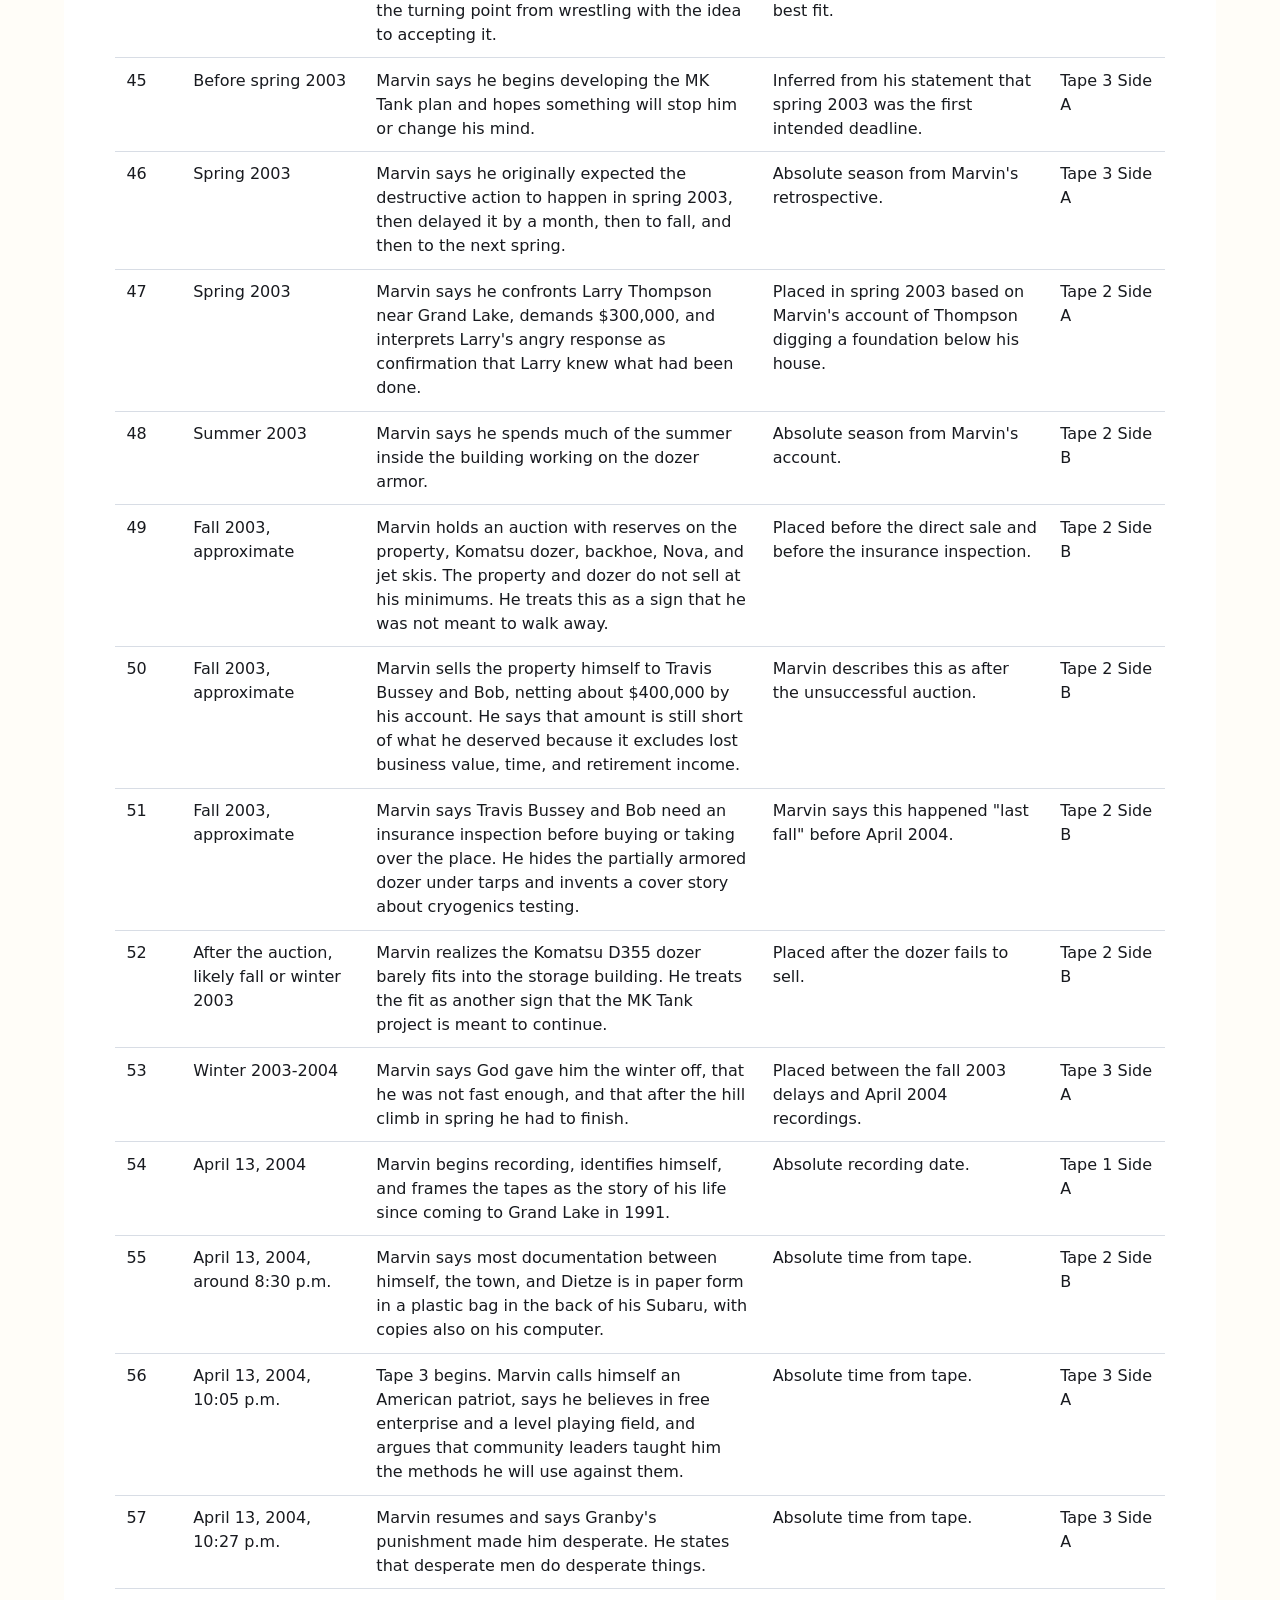
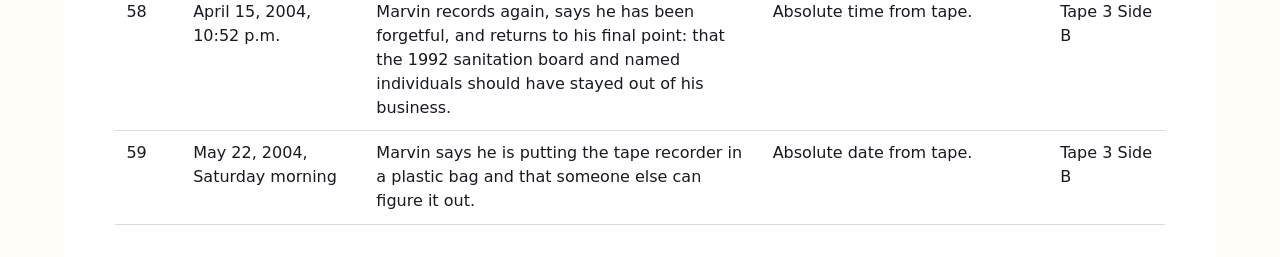
<file: analysis/timeline.html>
<!doctype html>
<html lang="en">
<head>
  <meta charset="utf-8">
  <meta name="viewport" content="width=device-width, initial-scale=1">
  <title>Killdozer Tapes Analysis - Steel-Manned Timeline</title>
  <meta name="description" content="A best-guess chronological timeline of events according to Marvin Heemeyer&#x27;s own taped account, intentionally steel-manning his grievance narrative.">
  <link rel="icon" href="../favicon.svg" type="image/svg+xml">
  <link rel="alternate icon" href="../favicon.ico">
  <link rel="stylesheet" href="../styles.css">
  <script type="application/ld+json">{"@context": "https://schema.org", "@type": "Report", "name": "Killdozer Tapes Analysis - Steel-Manned Timeline", "description": "A best-guess chronological timeline of events according to Marvin Heemeyer's own taped account, intentionally steel-manning his grievance narrative.", "isBasedOn": "marvin-timeline.md", "creator": "Codex/ChatGPT with alphathinktink", "about": "Generated analysis of the Killdozer tape transcripts; not a transcript or primary source."}</script>
</head>
<body class="transcript-page analysis-page">
  <main class="transcript-document provenance-document analysis-document">
    <nav class="crumbs"><a href="../index.html">Archive index</a> / <a href="index.html">Analysis index</a></nav>
    <aside class="analysis-warning" aria-label="Analysis report notice">
      <strong>Analysis report, not transcript:</strong> This is a Codex/ChatGPT-generated analysis report derived from the published tape transcripts. It is not itself a transcript, not a primary source, and not part of the archive&#x27;s core transcript corpus. The timeline intentionally steel-mans Marvin Heemeyer&#x27;s grievance narrative where the transcripts leave ordering ambiguity.
    </aside>
    <div class="resource-row analysis-nav" aria-label="Analysis report navigation">
      <a href="index.html">Analysis index</a>
      <a href="timeline.html">Timeline</a>
      <a href="grievances.html">Grievances</a>
      <a href="persons-entities.html">Persons and entities</a>
      <a href="marvin-timeline.md">Source Markdown</a>
    </div>
    <h1>Timeline of Events According to Marvin Heemeyer</h1>
<p>Source scope: this chronology summarizes events as Marvin describes them in the tape transcripts. It is not an independent fact-check.</p>
<p>Method note: this timeline intentionally steel-mans Marvin&#x27;s grievance narrative. Where dates are vague, contradictory, or only relative, items are placed in the best-guess chronological order most favorable to his argument, while avoiding claims he does not make. In practice, that means ambiguous events are ordered to preserve Marvin&#x27;s strongest causal chain: local plans predate him; his auction purchase disrupts those plans; water and sewer access is blocked; the concrete plant process revives the earlier plan; town/legal/media actors fail to protect him; he concludes that normal remedies are closed.</p>
<p>Primary source transcripts:</p>
<ul>
<li><code>1-Tape_1_Side_A (transcribed on 07-Jul-2026 17-19-37).txt</code></li>
<li><code>2-Tape_1_Side_B (transcribed on 07-Jul-2026 19-39-22).txt</code></li>
<li><code>3-Tape_2_Side_A (transcribed on 07-Jul-2026 22-08-52).txt</code></li>
<li><code>4-Tape_2_Side_B (transcribed on 07-Jul-2026 23-33-02).txt</code></li>
<li><code>5-Tape_3_Side_A (transcribed on 08-Jul-2026 00-54-56).txt</code></li>
<li><code>6-Tape_3_Side_B (transcribed on 08-Jul-2026 01-17-54).txt</code></li>
<li><code>7-Tape_4_Side_A (transcribed on 08-Jul-2026 02-13-02).txt</code></li>
</ul>
<h2>Best-Guess Chronological Timeline</h2>
<div class="table-wrap"><table>
<thead><tr><th>Order</th><th>Date or period</th><th>Event in Marvin&#x27;s account</th><th>Ordering note</th><th>Source</th></tr></thead>
<tbody>
<tr><td>1</td><td>Mid-1980s</td><td>Marvin says he lost about $57,000 in a land deal near Toponas, Colorado. He treats this as an earlier case where a harmful but legally protected scheme cost him money and he walked away.</td><td>Placed first because Marvin uses it as a formative prior grievance, not as part of the Granby chain.</td><td>Tape 3 Side A</td></tr>
<tr><td>2</td><td>Before 1991</td><td>Marvin owns or operates muffler businesses in the Denver metro area, including Boulder, Commerce City, Aurora, Englewood, and Lakewood.</td><td>Background for his claim that he knew ordinary business conflict but had not seen a whole community work against him.</td><td>Tape 1 Side A, Tape 2 Side A, Tape 3 Side A</td></tr>
<tr><td>3</td><td>Before 1991</td><td>Doug Branstetter and his wife lease Marvin&#x27;s Boulder muffler shop. Marvin later says Branstetter ran it for about four and a half years before the arrangement failed.</td><td>Included because the Boulder shop explains why Marvin had flexibility to move to Grand Lake.</td><td>Tape 1 Side A</td></tr>
<tr><td>4</td><td>Fall 1991</td><td>Marvin moves to Grand Lake, Colorado, intending to take roughly a six-month vacation while others run his shops.</td><td>Absolute starting point for Marvin&#x27;s Grand County story.</td><td>Tape 1 Side A</td></tr>
<tr><td>5</td><td>Fall 1991, according to Marvin&#x27;s later discovery</td><td>Marvin says Gus Harris, Cody Docheff, the Thompsons, and local powers were already moving toward a concrete plant plan involving land near what would become Marvin&#x27;s property.</td><td>Steel-man placement: put before Marvin&#x27;s purchase because his argument depends on a pre-existing local plan that he unknowingly disrupted.</td><td>Tape 2 Side A</td></tr>
<tr><td>6</td><td>Fall 1991, according to Marvin&#x27;s later discovery</td><td>Marvin says the town rezoned Gus Harris&#x27;s two acres south of Marvin&#x27;s future property from HGB to industrial, under protest from the Broken Arrow motel owner.</td><td>Steel-man placement: treated as an early structural move that made the later concrete plant path possible.</td><td>Tape 2 Side A</td></tr>
<tr><td>7</td><td>Spring 1992, probably April</td><td>Marvin looks for property and encounters the former concrete plant property in Granby. It has a large building, two acres, and junk left from the prior operation.</td><td>Marvin places this after arriving and after realizing he may stay longer.</td><td>Tape 1 Side A</td></tr>
<tr><td>8</td><td>Spring 1992</td><td>Marvin and John Kleiner discuss buying the property for Kleiner to start an automotive business. Marvin says their maximum price was $66,000.</td><td>Comes before the FDIC auction and frames Marvin as buying for a practical business purpose, not to antagonize Cody.</td><td>Tape 1 Side A</td></tr>
<tr><td>9</td><td>Spring 1992</td><td>At the FDIC auction, Marvin buys the property for $50,000 after bidding against Cody Docheff.</td><td>Central triggering event in Marvin&#x27;s narrative.</td><td>Tape 1 Side A</td></tr>
<tr><td>10</td><td>Immediately after the auction</td><td>Marvin says Cody Docheff confronts him angrily. Marvin says he offers to sell Cody the property for $66,000, the same price he expected from John Kleiner, but Cody refuses.</td><td>Steel-man placement: immediately after purchase to support Marvin&#x27;s claim that he tried to resolve Cody&#x27;s anger early.</td><td>Tape 1 Side A</td></tr>
<tr><td>11</td><td>After the auction, spring 1992</td><td>Marvin tells John Kleiner about the EPA audit or cleanup issue. Kleiner backs out, leaving Marvin with the property.</td><td>Explains why Marvin becomes the actual long-term owner despite originally thinking of Kleiner.</td><td>Tape 1 Side A</td></tr>
<tr><td>12</td><td>1992, after purchase</td><td>Marvin starts cleaning up the property, including hauling steel and using equipment to level the ground.</td><td>Comes after he is left with the property.</td><td>Tape 1 Side A</td></tr>
<tr><td>13</td><td>Summer 1992</td><td>Bud Wilson, superintendent of the water and sanitation district, tells Marvin the district wants him to hook onto the system and be annexed. Marvin believes this is expected to proceed.</td><td>First utility event in Marvin&#x27;s grievance chain.</td><td>Tape 1 Side A</td></tr>
<tr><td>14</td><td>September 1992, approximate</td><td>Marvin attends the water and sanitation meeting expecting annexation. He says the board instead focuses on a maintenance easement across Gus Harris&#x27;s property and tells him he will not get water and sewer until that easement exists.</td><td>Steel-man placement: treated as the first concrete institutional setback after Marvin disrupts the alleged pre-existing plan.</td><td>Tape 1 Side A</td></tr>
<tr><td>15</td><td>After the September 1992 meeting</td><td>Marvin says he keeps in touch with Bud Wilson, even taking him to breakfast, but Wilson never tells him anything has changed.</td><td>Supports Marvin&#x27;s claim that he reasonably relied on officials and was not told how to fix the problem.</td><td>Tape 1 Side A</td></tr>
<tr><td>16</td><td>Late 1992 or late 1993</td><td>Marvin starts operating Mountain View Muffler on the Granby property, using equipment from Denver/Boulder and advertising locally.</td><td>Date is uncertain in Marvin&#x27;s account; placed after cleanup and the first utility setback.</td><td>Tape 1 Side A</td></tr>
<tr><td>17</td><td>1993, what Marvin says would have happened absent interference</td><td>Marvin says that if the sanitation board had stayed out of his business, he likely would have built rental units in 1993.</td><td>Counterfactual, not an event that occurred. Included because it is central to his damages theory.</td><td>Tape 3 Side B</td></tr>
<tr><td>18</td><td>1994, according to Marvin</td><td>With no water and sewer solution, Marvin builds a 50-by-120-foot boat storage building designed so it could later become three rental units if utilities became available.</td><td>Placed after his 1993 counterfactual because he presents boat storage as a fallback.</td><td>Tape 1 Side A</td></tr>
<tr><td>19</td><td>Fall 1994</td><td>Marvin starts advertising boat storage and says it fills the first year.</td><td>Follows construction of the storage building.</td><td>Tape 1 Side A</td></tr>
<tr><td>20</td><td>1996 or 1997</td><td>Marvin says Gus Harris sells the two acres south of Marvin&#x27;s property to Cody Docheff.</td><td>Steel-man placement: after Marvin fails to obtain the land and before Cody resumes concrete-related activity next to him.</td><td>Tape 1 Side A</td></tr>
<tr><td>21</td><td>1997</td><td>Marvin gets an appraisal valuing his property at about $270,000 and offers to sell it to Cody for $250,000. He says Cody does not make a counteroffer.</td><td>Supports Marvin&#x27;s claim that he repeatedly tried to sell rather than fight.</td><td>Tape 1 Side A</td></tr>
<tr><td>22</td><td>1997</td><td>Marvin says Cody tried to place the concrete plant near Hot Sulphur Springs, and that Judge Doucette and his wife opposed that location because they owned property nearby.</td><td>Chronologically belongs here even though Marvin says he discovered the judge issue later.</td><td>Tape 2 Side B</td></tr>
<tr><td>23</td><td>1998</td><td>Cody begins operating on the land south of Marvin, including a large tent and concrete-related work. Marvin says Cody drives across Marvin&#x27;s property under an easement.</td><td>Placed after Cody acquires the southern parcel.</td><td>Tape 1 Side A</td></tr>
<tr><td>24</td><td>1999</td><td>Marvin says Cody seeks or obtains the 21-acre parcel west of him for a concrete plant. Marvin tries to buy it out from under him but fails.</td><td>Leads directly into the rezoning and PDO conflict.</td><td>Tape 1 Side A</td></tr>
<tr><td>25</td><td>1999</td><td>Marvin says he receives notices about rezoning the property west of him.</td><td>Begins the formal town-process phase in his account.</td><td>Tape 1 Side A, Tape 1 Side B</td></tr>
<tr><td>26</td><td>1999</td><td>Marvin sees a building permit for a &quot;water storage tank&quot; and interprets it as advance construction for the concrete plant while approval is still pending.</td><td>Steel-man placement: before the attorney consult because this is the fact that changes Dietze&#x27;s view of the case.</td><td>Tape 1 Side B</td></tr>
<tr><td>27</td><td>1999</td><td>Mike Carmody, described as having city planning training, tells Marvin he thinks the town&#x27;s process is illegal and recommends attorney Dietze.</td><td>Placed before Marvin consults Dietze.</td><td>Tape 1 Side B</td></tr>
<tr><td>28</td><td>1999</td><td>Marvin consults Dietze, who initially says Marvin has no case, then changes course when Marvin describes construction already under way. Dietze says the town cannot allow building on the PDO property before final approval.</td><td>Date inferred from surrounding 1999 process.</td><td>Tape 1 Side B</td></tr>
<tr><td>29</td><td>1999</td><td>Marvin says he asks for water and sewer access during planning/town meetings after seeing that the 21-acre development and other neighbors are seeking easements.</td><td>Steel-man placement: after the new development process begins, because Marvin presents it as a renewed chance to get utilities fairly.</td><td>Tape 1 Side B</td></tr>
<tr><td>30</td><td>1999</td><td>Marvin reviews 1992 water and sanitation minutes and says the minutes do not mention the maintenance easement issue that he remembers as central to the meeting. He interprets this as concealment or altered records.</td><td>Placed after the renewed utility question because that is why he says he went back to the minutes.</td><td>Tape 1 Side B</td></tr>
<tr><td>31</td><td>1999</td><td>Marvin says he gets another appraisal, this time around $395,000, and again tries to sell to Cody at the appraised price. He says Cody still does not make a counteroffer.</td><td>Placed during the height of the concrete plant conflict; supports his argument that he still sought an exit.</td><td>Tape 2 Side A</td></tr>
<tr><td>32</td><td>1999 or 2000</td><td>Marvin says Dietze reviews meeting minutes and finds serious procedural errors, including missing public hearings.</td><td>Date is inferred; must precede the September 2000 resolution.</td><td>Tape 1 Side B</td></tr>
<tr><td>33</td><td>1999 or 2000</td><td>Dietze sends or brings a letter to the town arguing that the process is wrong. Marvin later regrets alerting the town before letting it complete the defective final approval.</td><td>Placed immediately before the town resolution because Marvin says the warning triggered the reset.</td><td>Tape 1 Side B</td></tr>
<tr><td>34</td><td>September 7, 2000</td><td>Marvin cites a Sky-Hi News article titled, in his words, &quot;Granby tickets Mountain View Muffler over junk.&quot; He points to the article&#x27;s reference to a foundation for a proposed concrete plant as evidence that approval was effectively preordained.</td><td>Absolute date from Marvin&#x27;s account.</td><td>Tape 1 Side B</td></tr>
<tr><td>35</td><td>September 12, 2000, 7:00 p.m.</td><td>Tape 4 Side A records a public meeting about Resolution 2000-9-12B, concerning the status of the Granby West Industrial Park application. The resolution says the application is at preliminary plan stage rather than final plan stage.</td><td>Absolute date from meeting tape.</td><td>Tape 4 Side A</td></tr>
<tr><td>36</td><td>September 12, 2000</td><td>Marvin treats Resolution 2000-9-12B as the town&#x27;s way to recover from procedural defects after Dietze pointed them out. Marvin believes the town should have been stopped rather than allowed to reframe the process.</td><td>Same event interpreted through Marvin&#x27;s grievance theory.</td><td>Tape 1 Side B, Tape 4 Side A</td></tr>
<tr><td>37</td><td>October 10, 2000</td><td>The meeting transcript continues the matter to the next regular board meeting, identified as October 10.</td><td>Absolute date from meeting tape.</td><td>Tape 4 Side A</td></tr>
<tr><td>38</td><td>2000 onward</td><td>Marvin says the town, Docheff&#x27;s attorney Rich Daly, and the town attorney use procedural maneuvering to continue the project. He interprets the PDO process as pre-approved and hostile to him.</td><td>Covers the post-resolution continuation of the process.</td><td>Tape 1 Side B, Tape 2 Side A</td></tr>
<tr><td>39</td><td>2000 or 2001, approximate</td><td>Marvin says he finally understands the earlier water and sewer situation as a &quot;sanitation scam&quot; that deprived him of rental income and development options.</td><td>Steel-man placement: after the minutes review and concrete plant process reveal the alleged pattern.</td><td>Tape 2 Side A, Tape 3 Side A</td></tr>
<tr><td>40</td><td>After the town process, approximate</td><td>Marvin sues or pursues litigation through Dietze. He says Dietze convinces him they have a strong case but continues to take money while failing to protect him effectively.</td><td>Exact start is unclear; placed after the town process escalates.</td><td>Tape 1 Side B, Tape 2 Side B</td></tr>
<tr><td>41</td><td>After losing in court</td><td>Marvin says he discovers Judge Doucette&#x27;s prior opposition to the Hot Sulphur Springs concrete plant and believes the judge&#x27;s ruling protected the judge&#x27;s own property by helping keep the plant away from that location.</td><td>Marvin says he found this a couple weeks after losing.</td><td>Tape 2 Side B</td></tr>
<tr><td>42</td><td>After the loss</td><td>Marvin says Dietze refuses to appeal because he has future cases before Judge Doucette. Marvin treats this as further evidence that the system was closed against him.</td><td>Follows the adverse ruling and discovery of the judge issue.</td><td>Tape 2 Side B</td></tr>
<tr><td>43</td><td>After the concrete plant conflict begins, likely 2000-2002</td><td>Marvin lists the property and business for sale, initially around $600,000, later reducing the price. He says no one buys because of the situation and local hostility.</td><td>Date inferred; placed after the conflict starts and before 2003 liquidation/sale events.</td><td>Tape 3 Side A</td></tr>
<tr><td>44</td><td>2001, approximate</td><td>Marvin says he receives a sense of peace, while in a hot tub, that he must act and that God will provide strength. He presents this as the turning point from wrestling with the idea to accepting it.</td><td>Marvin says &quot;2000 or 2001&quot; and &quot;two or three years ago&quot; from April 2004; placed in 2001 as best fit.</td><td>Tape 2 Side A, Tape 3 Side A</td></tr>
<tr><td>45</td><td>Before spring 2003</td><td>Marvin says he begins developing the MK Tank plan and hopes something will stop him or change his mind.</td><td>Inferred from his statement that spring 2003 was the first intended deadline.</td><td>Tape 3 Side A</td></tr>
<tr><td>46</td><td>Spring 2003</td><td>Marvin says he originally expected the destructive action to happen in spring 2003, then delayed it by a month, then to fall, and then to the next spring.</td><td>Absolute season from Marvin&#x27;s retrospective.</td><td>Tape 3 Side A</td></tr>
<tr><td>47</td><td>Spring 2003</td><td>Marvin says he confronts Larry Thompson near Grand Lake, demands $300,000, and interprets Larry&#x27;s angry response as confirmation that Larry knew what had been done.</td><td>Placed in spring 2003 based on Marvin&#x27;s account of Thompson digging a foundation below his house.</td><td>Tape 2 Side A</td></tr>
<tr><td>48</td><td>Summer 2003</td><td>Marvin says he spends much of the summer inside the building working on the dozer armor.</td><td>Absolute season from Marvin&#x27;s account.</td><td>Tape 2 Side B</td></tr>
<tr><td>49</td><td>Fall 2003, approximate</td><td>Marvin holds an auction with reserves on the property, Komatsu dozer, backhoe, Nova, and jet skis. The property and dozer do not sell at his minimums. He treats this as a sign that he was not meant to walk away.</td><td>Placed before the direct sale and before the insurance inspection.</td><td>Tape 2 Side B</td></tr>
<tr><td>50</td><td>Fall 2003, approximate</td><td>Marvin sells the property himself to Travis Bussey and Bob, netting about $400,000 by his account. He says that amount is still short of what he deserved because it excludes lost business value, time, and retirement income.</td><td>Marvin describes this as after the unsuccessful auction.</td><td>Tape 2 Side B</td></tr>
<tr><td>51</td><td>Fall 2003, approximate</td><td>Marvin says Travis Bussey and Bob need an insurance inspection before buying or taking over the place. He hides the partially armored dozer under tarps and invents a cover story about cryogenics testing.</td><td>Marvin says this happened &quot;last fall&quot; before April 2004.</td><td>Tape 2 Side B</td></tr>
<tr><td>52</td><td>After the auction, likely fall or winter 2003</td><td>Marvin realizes the Komatsu D355 dozer barely fits into the storage building. He treats the fit as another sign that the MK Tank project is meant to continue.</td><td>Placed after the dozer fails to sell.</td><td>Tape 2 Side B</td></tr>
<tr><td>53</td><td>Winter 2003-2004</td><td>Marvin says God gave him the winter off, that he was not fast enough, and that after the hill climb in spring he had to finish.</td><td>Placed between the fall 2003 delays and April 2004 recordings.</td><td>Tape 3 Side A</td></tr>
<tr><td>54</td><td>April 13, 2004</td><td>Marvin begins recording, identifies himself, and frames the tapes as the story of his life since coming to Grand Lake in 1991.</td><td>Absolute recording date.</td><td>Tape 1 Side A</td></tr>
<tr><td>55</td><td>April 13, 2004, around 8:30 p.m.</td><td>Marvin says most documentation between himself, the town, and Dietze is in paper form in a plastic bag in the back of his Subaru, with copies also on his computer.</td><td>Absolute time from tape.</td><td>Tape 2 Side B</td></tr>
<tr><td>56</td><td>April 13, 2004, 10:05 p.m.</td><td>Tape 3 begins. Marvin calls himself an American patriot, says he believes in free enterprise and a level playing field, and argues that community leaders taught him the methods he will use against them.</td><td>Absolute time from tape.</td><td>Tape 3 Side A</td></tr>
<tr><td>57</td><td>April 13, 2004, 10:27 p.m.</td><td>Marvin resumes and says Granby&#x27;s punishment made him desperate. He states that desperate men do desperate things.</td><td>Absolute time from tape.</td><td>Tape 3 Side A</td></tr>
<tr><td>58</td><td>April 15, 2004, 10:52 p.m.</td><td>Marvin records again, says he has been forgetful, and returns to his final point: that the 1992 sanitation board and named individuals should have stayed out of his business.</td><td>Absolute time from tape.</td><td>Tape 3 Side B</td></tr>
<tr><td>59</td><td>May 22, 2004, Saturday morning</td><td>Marvin says he is putting the tape recorder in a plastic bag and that someone else can figure it out.</td><td>Absolute date from tape.</td><td>Tape 3 Side B</td></tr>
</tbody></table></div>
  </main>
</body>
</html>
</file>
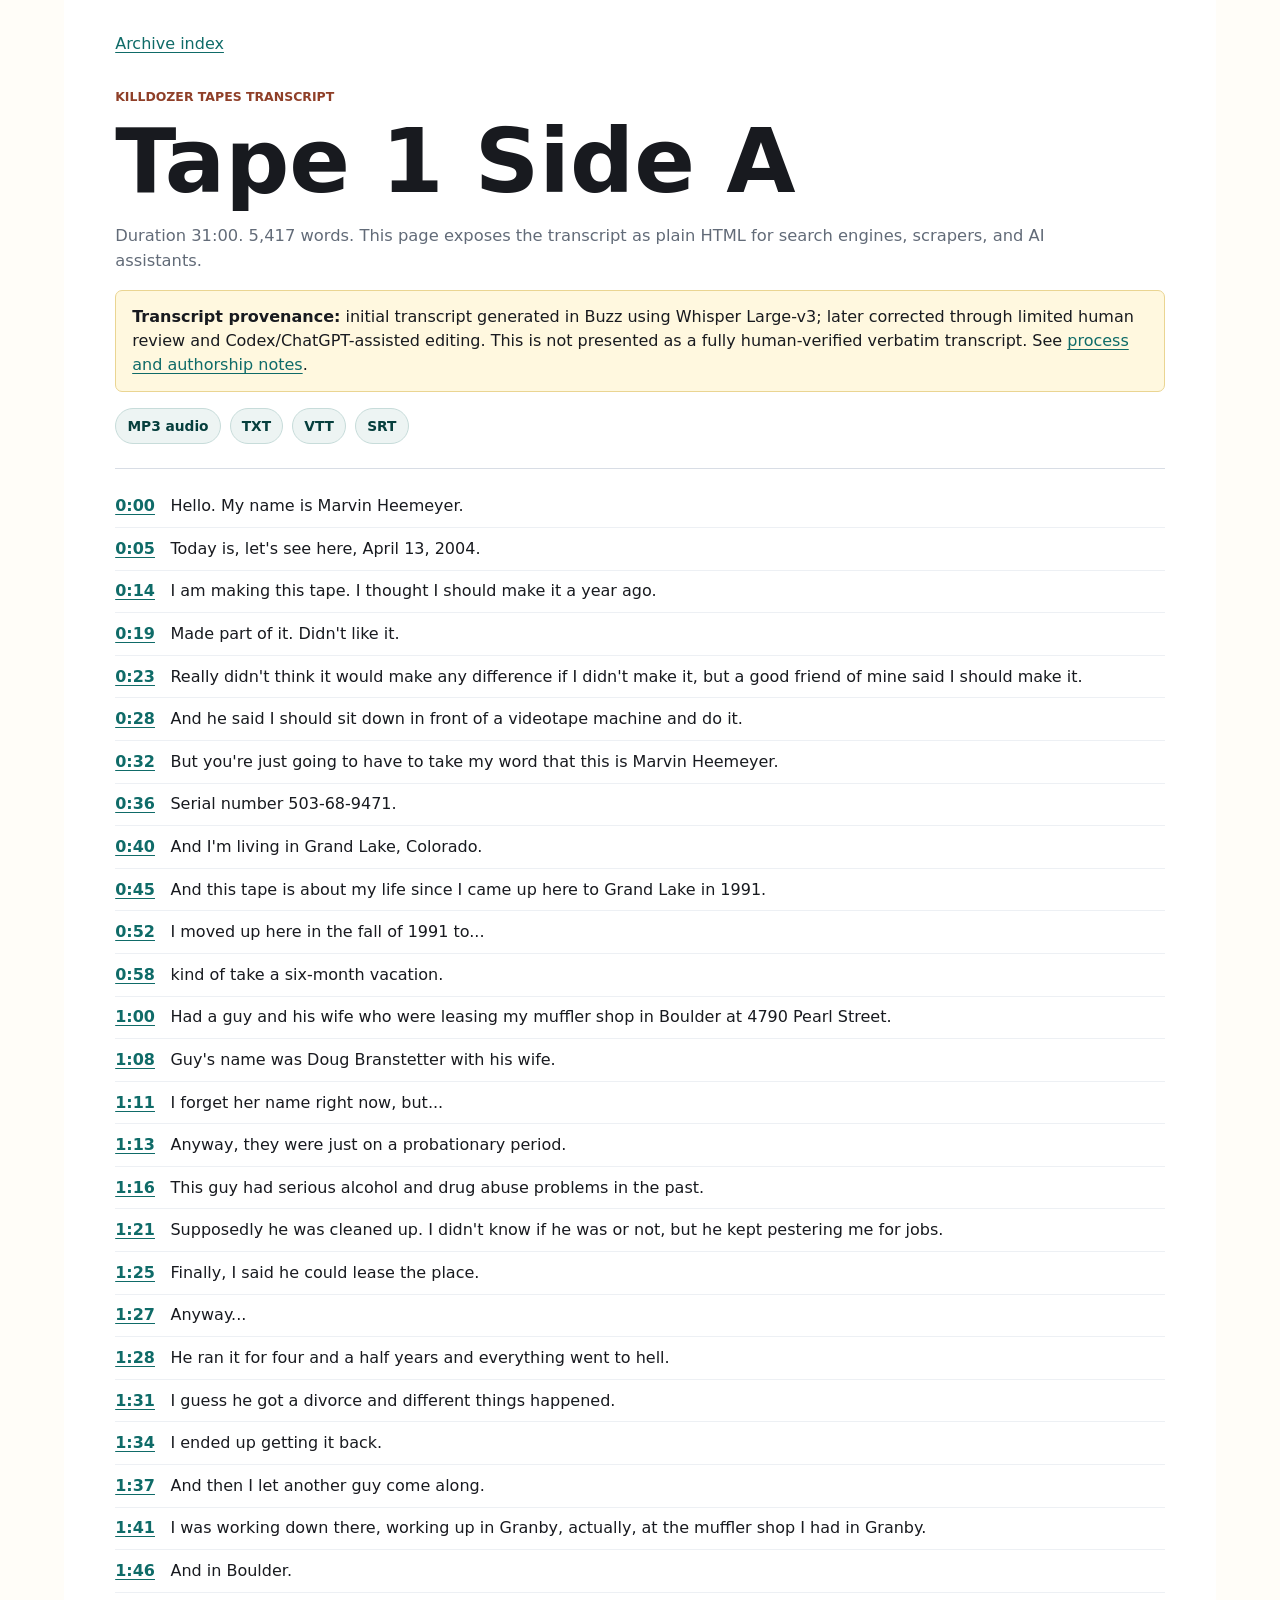
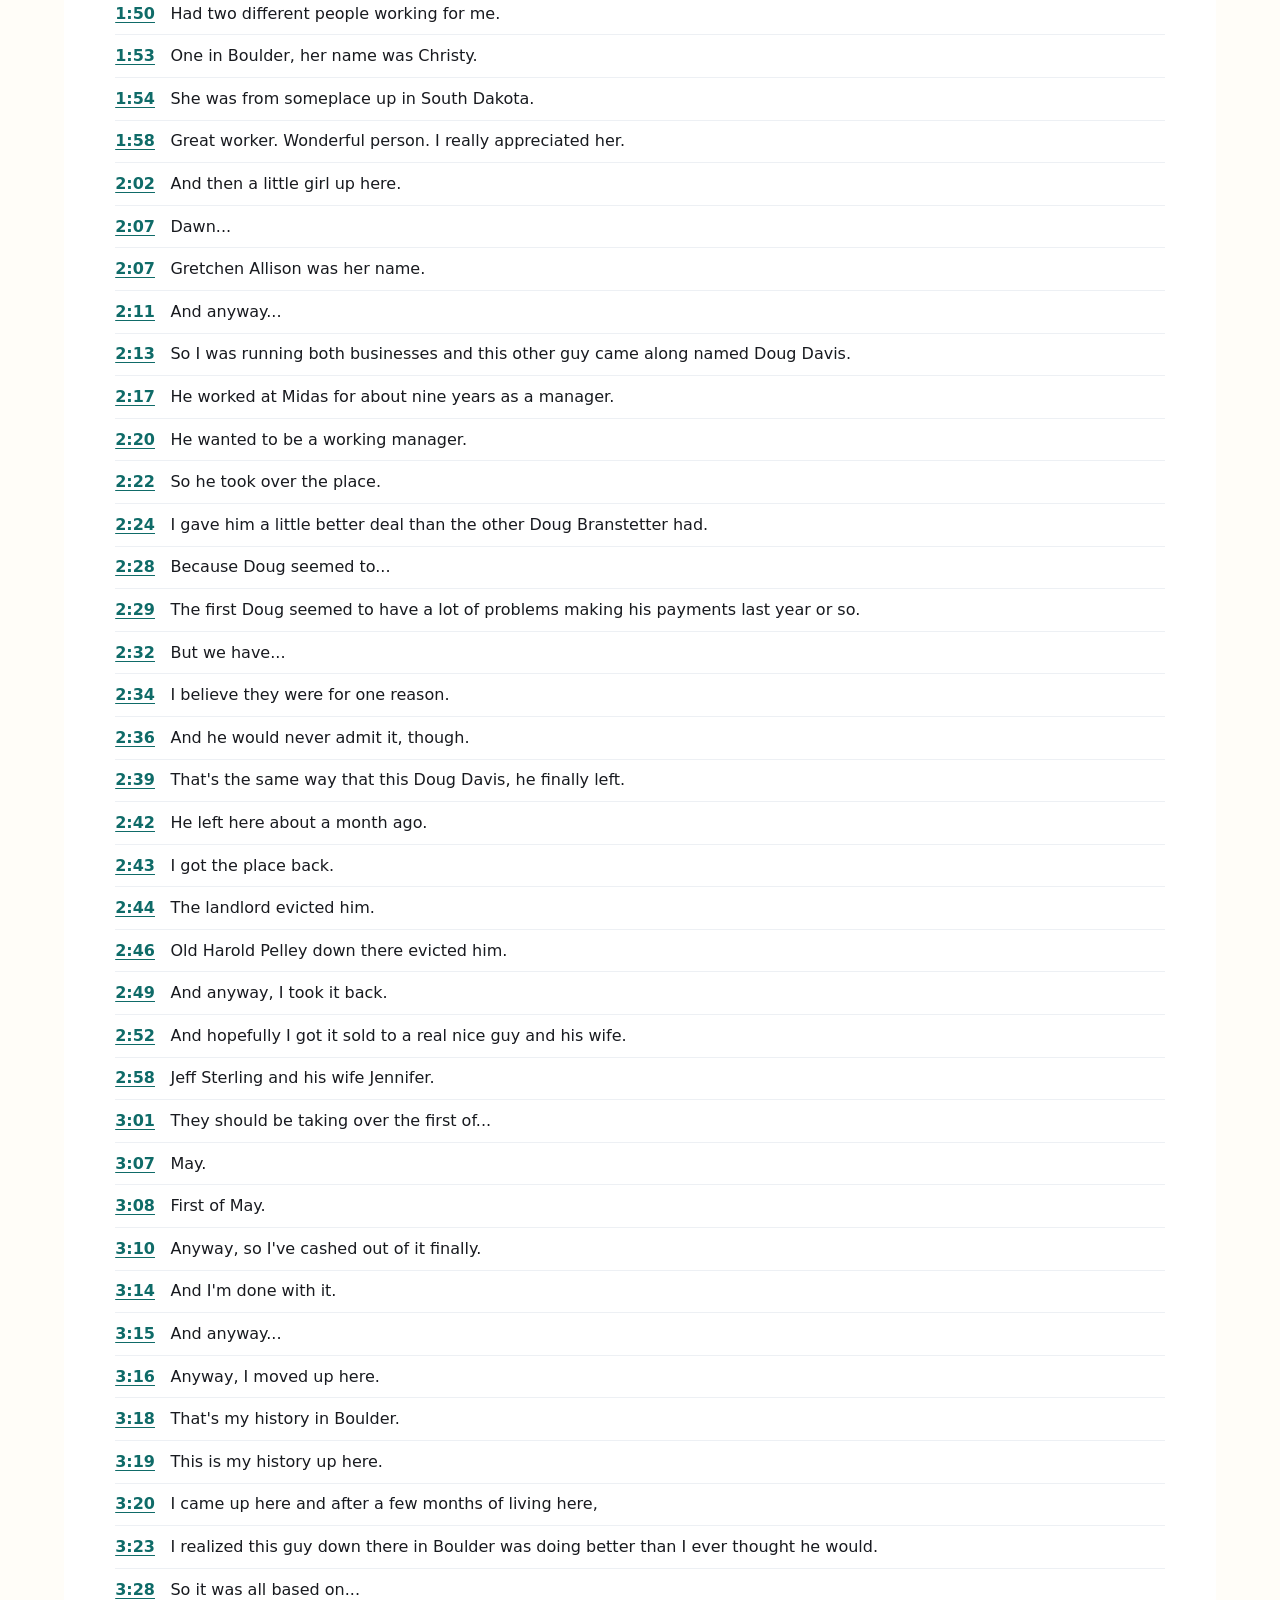
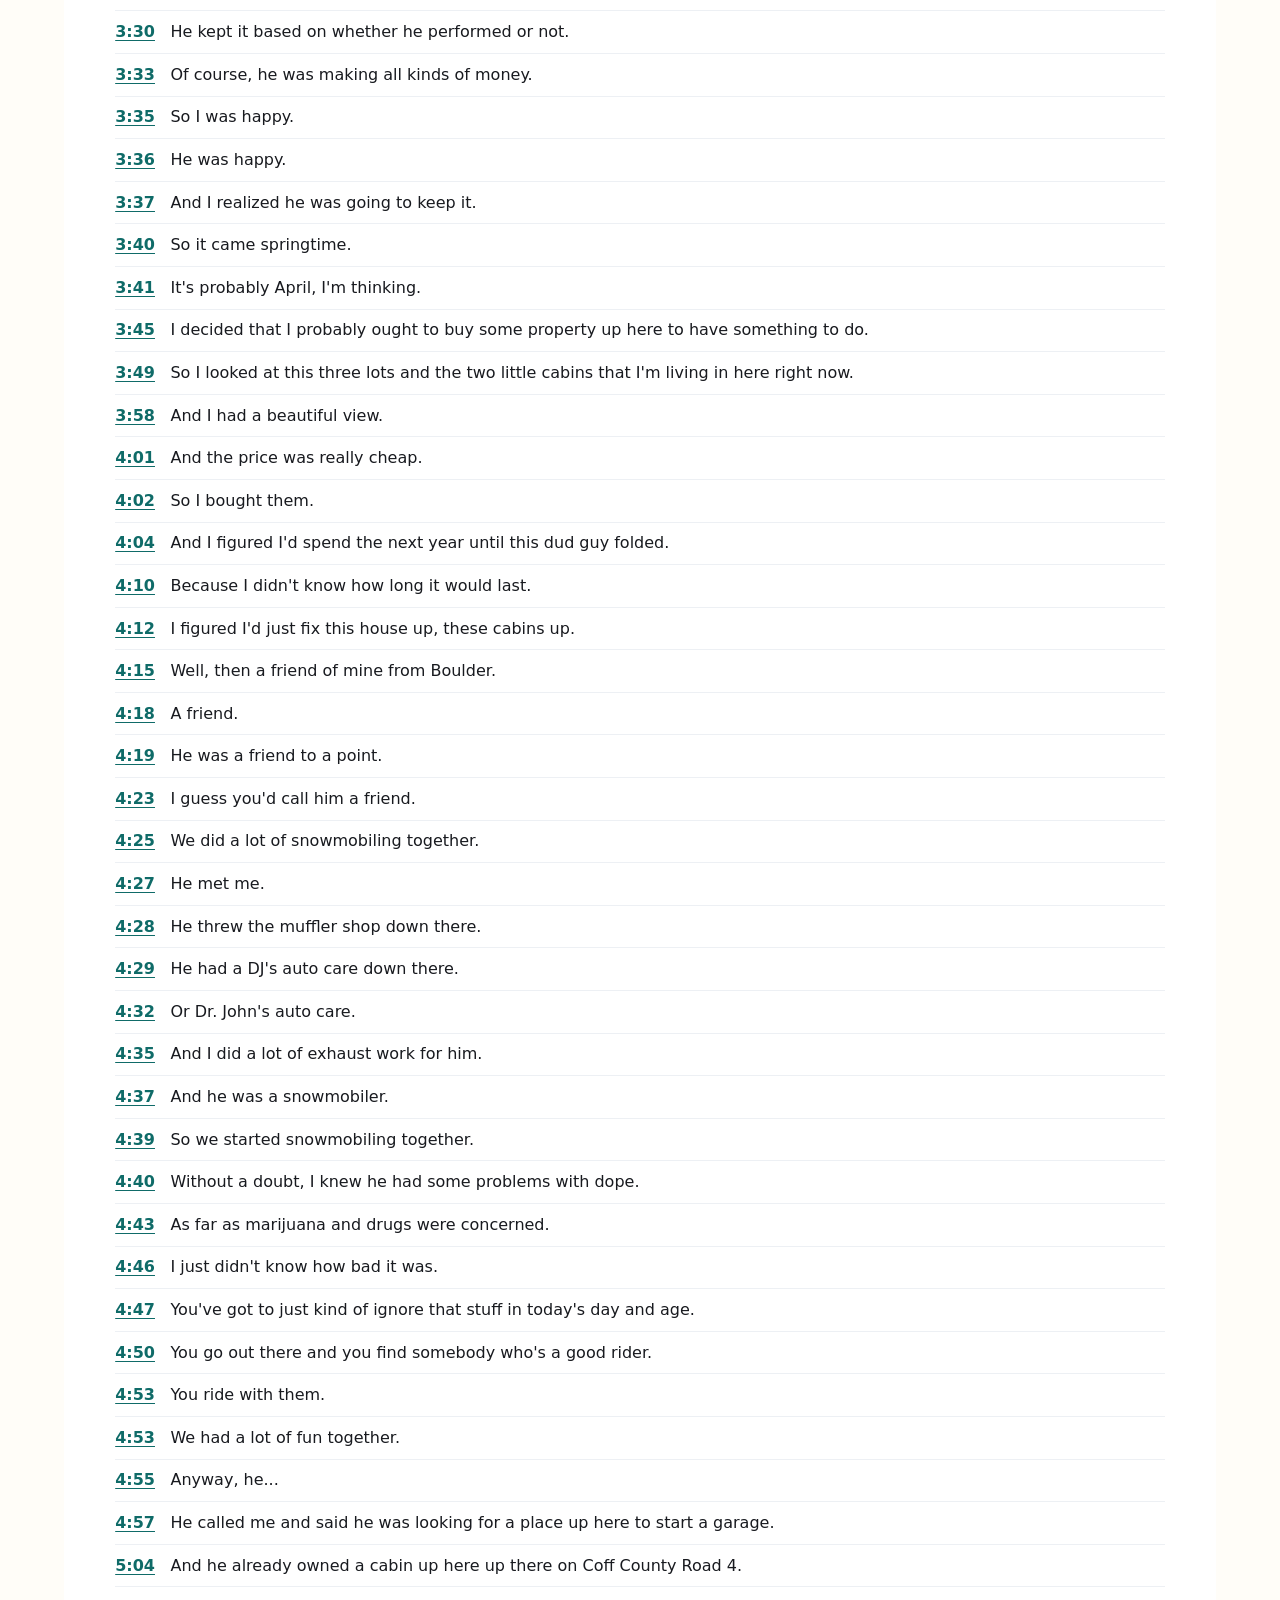
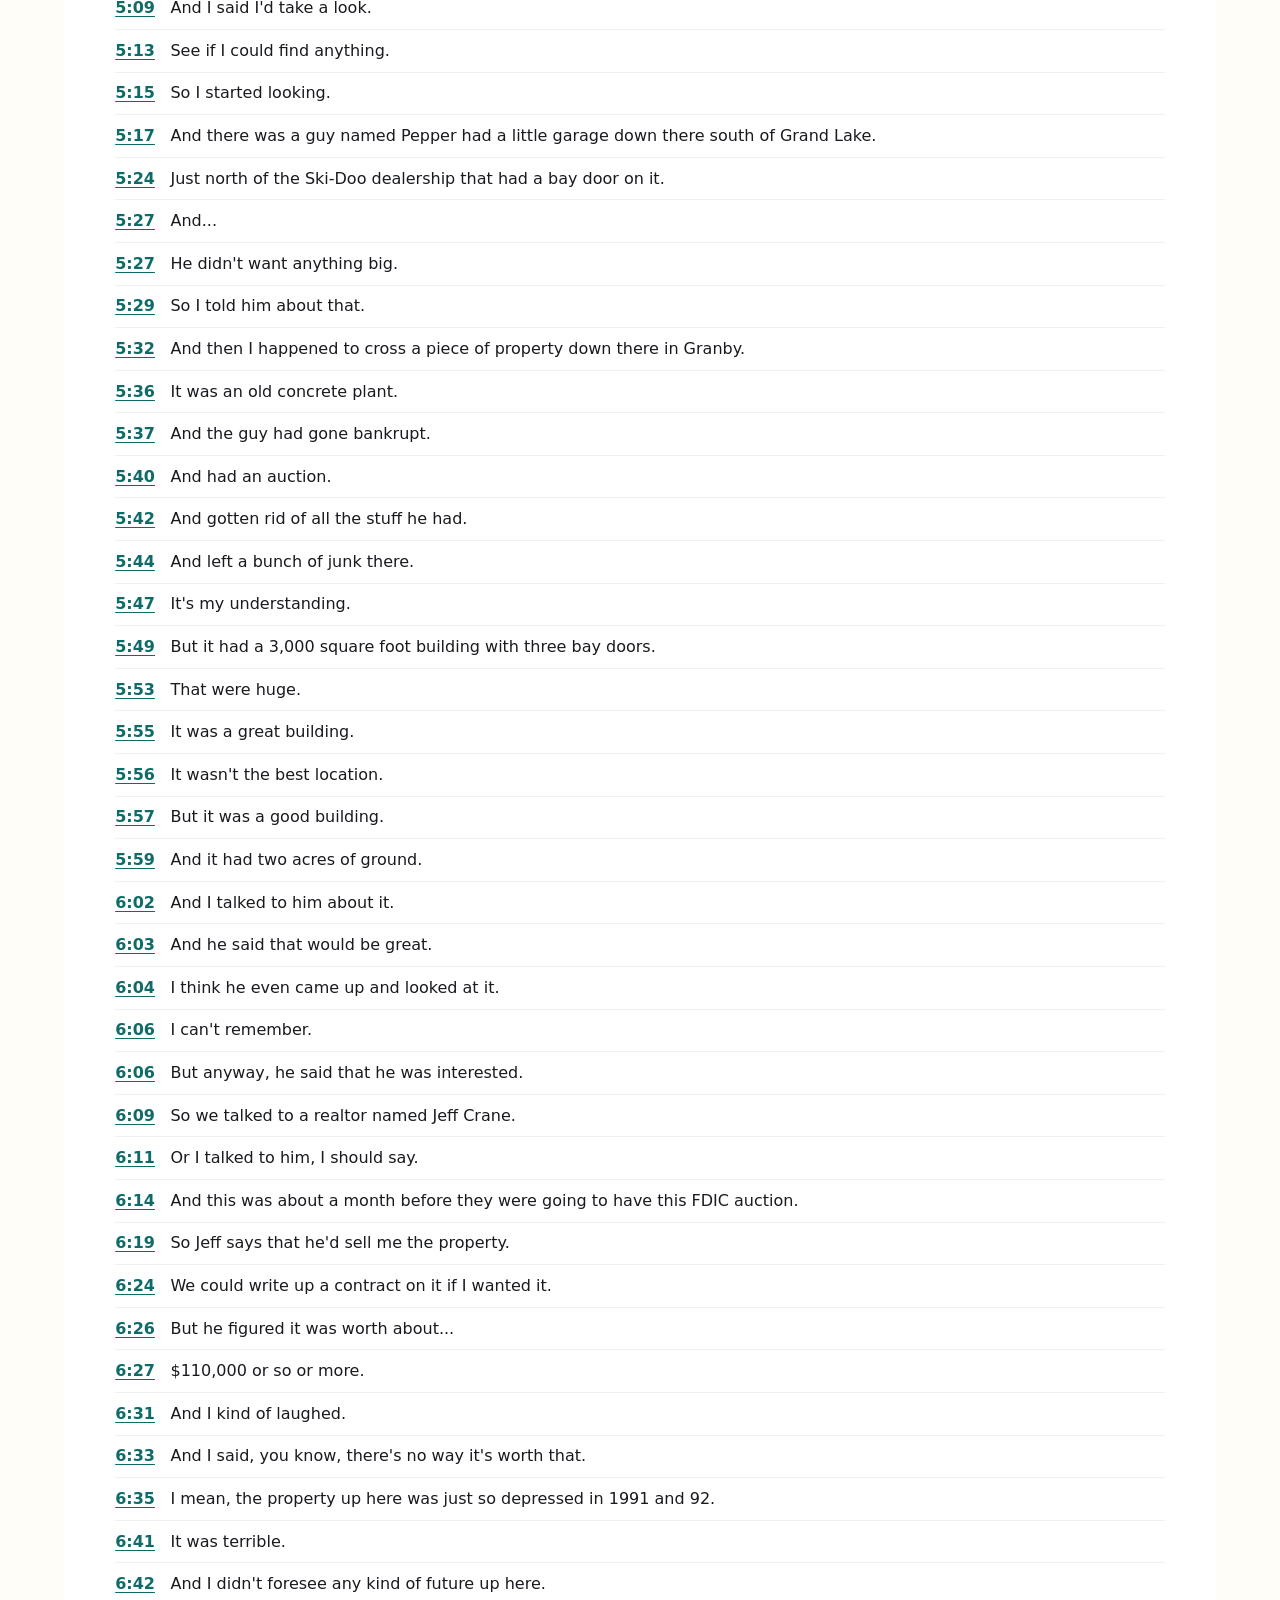
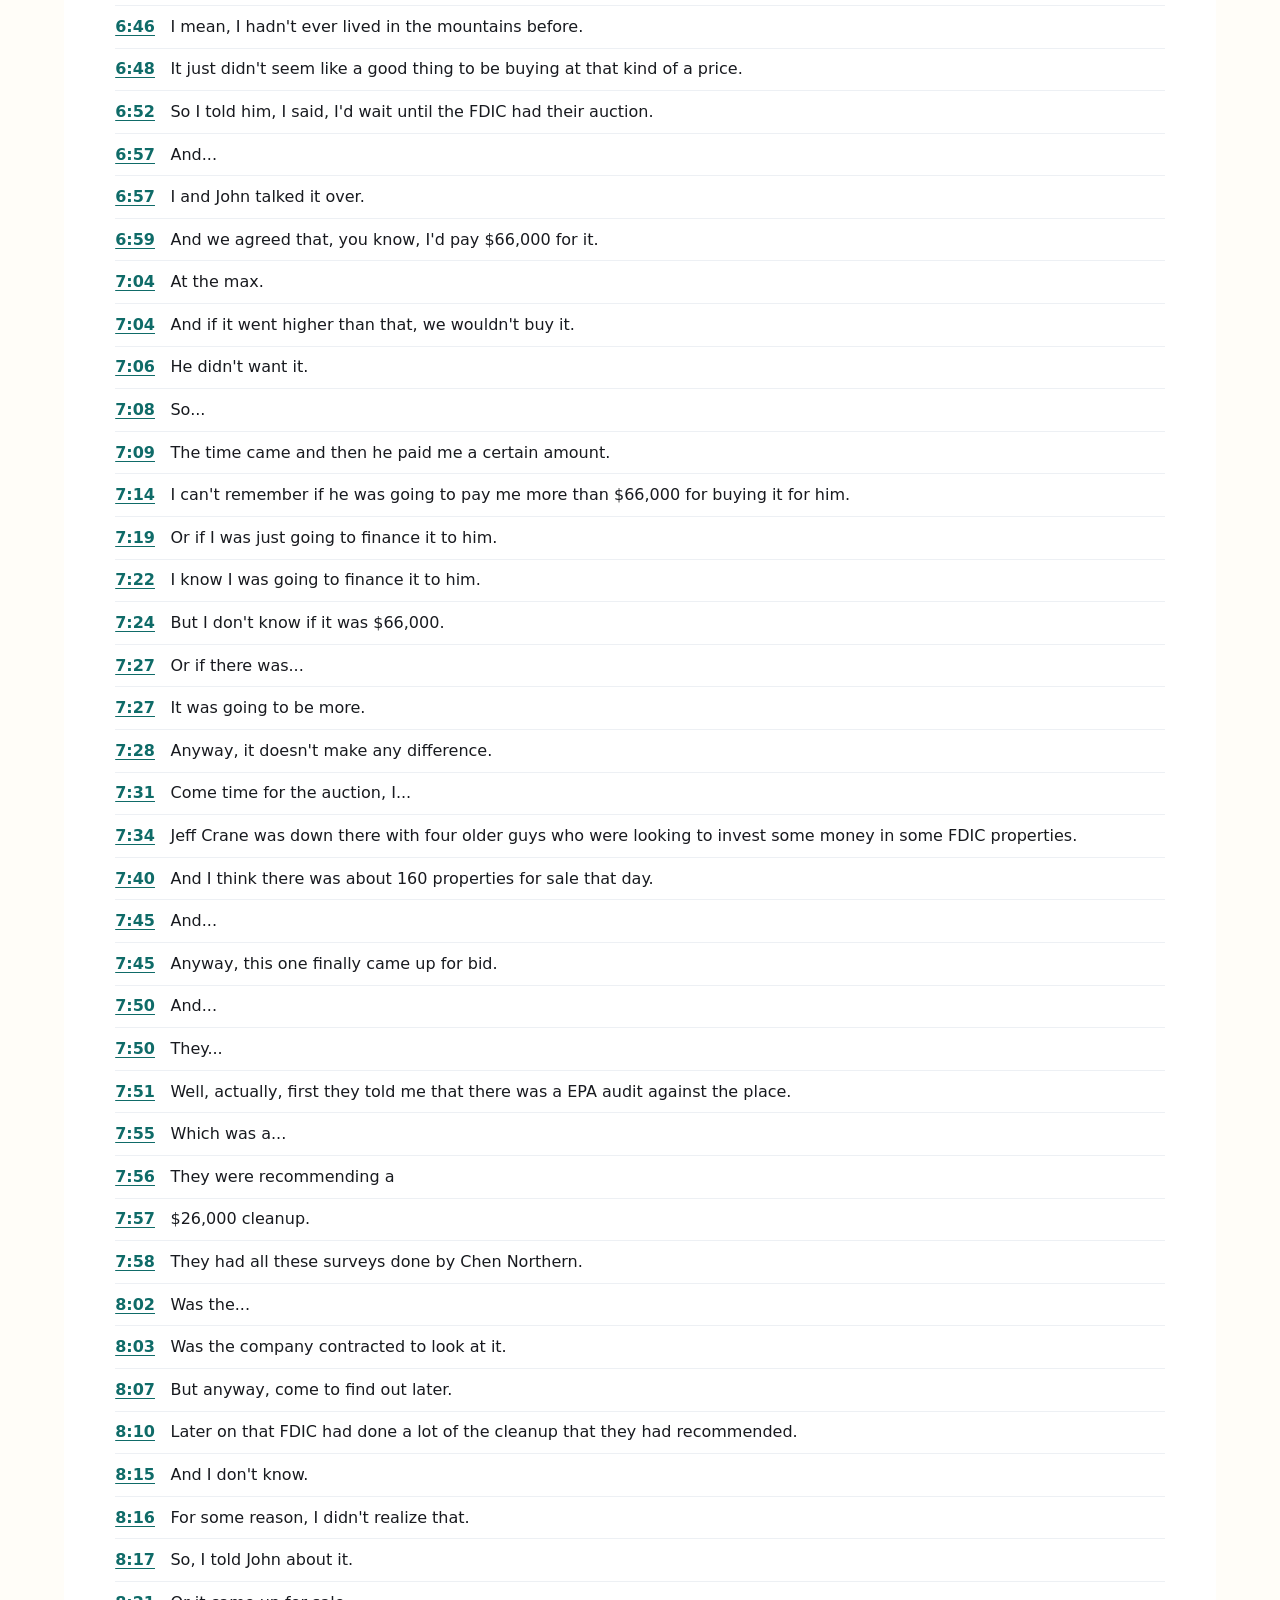
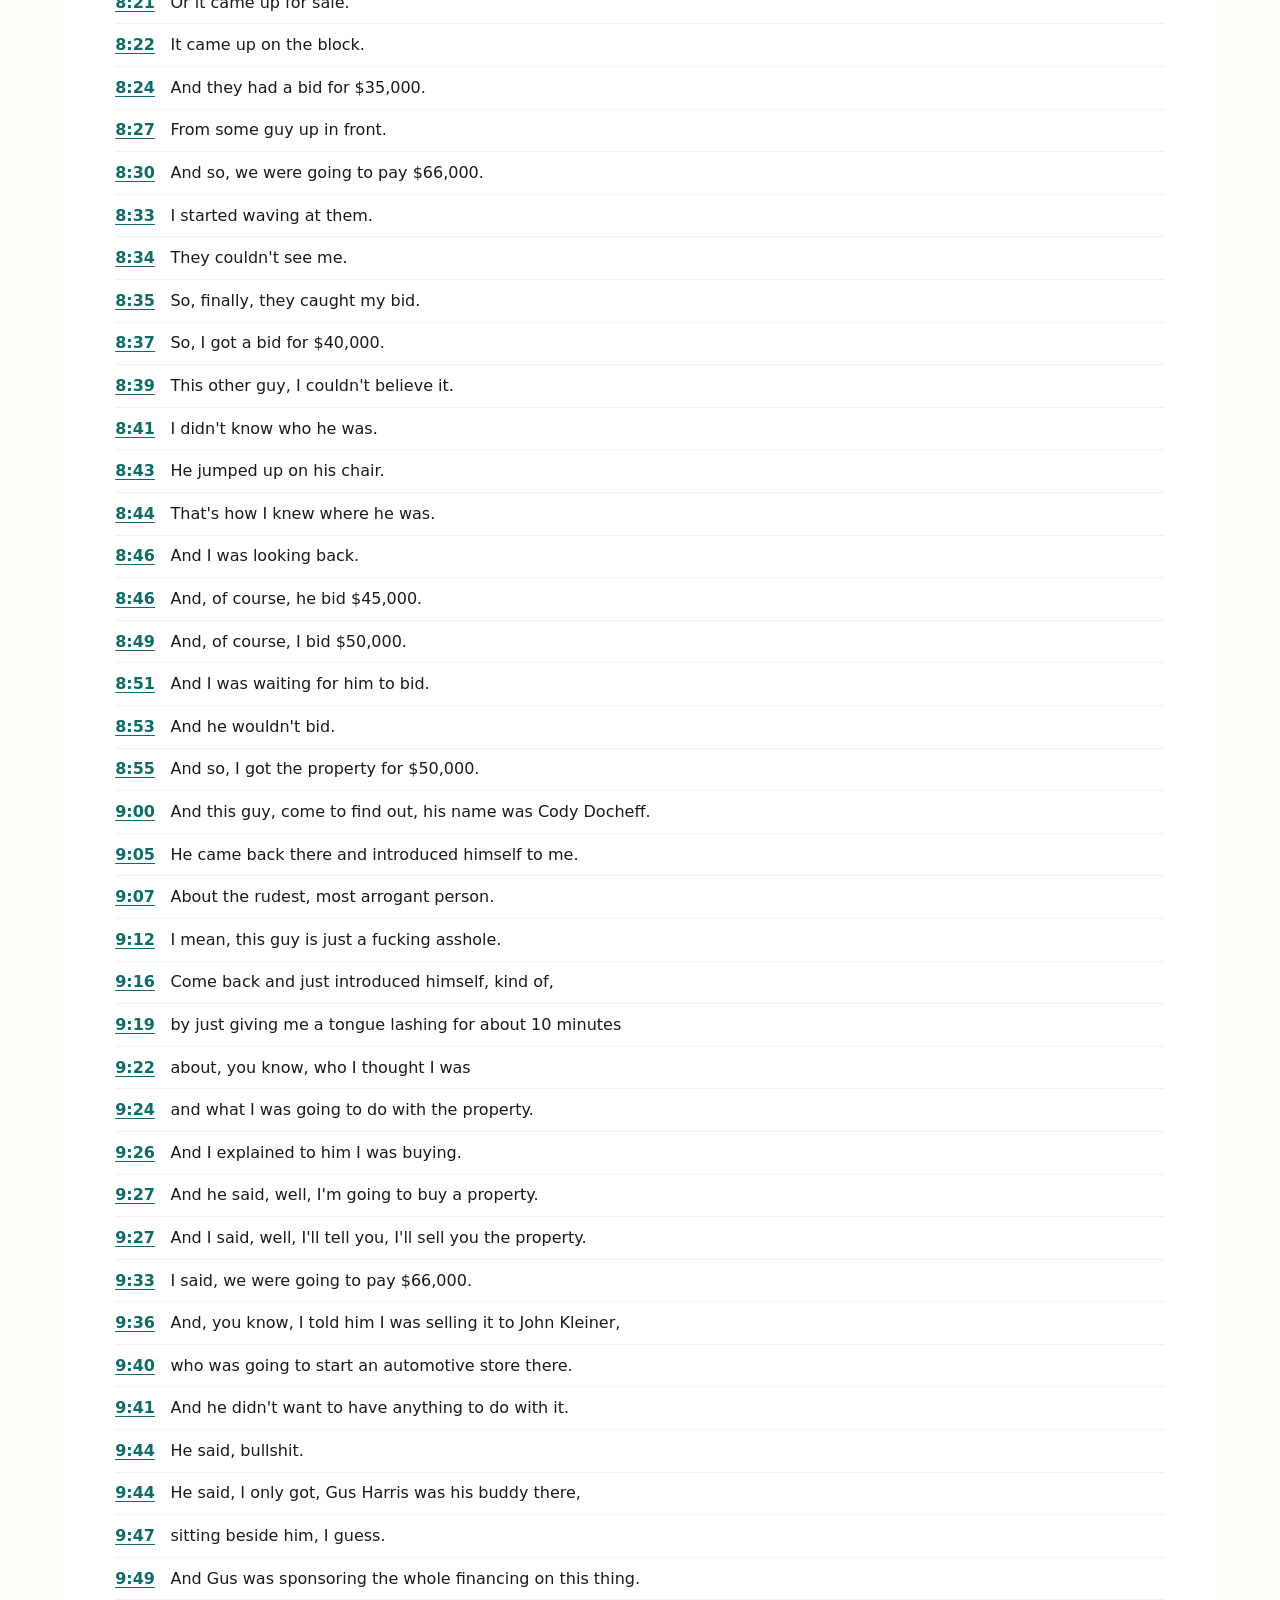
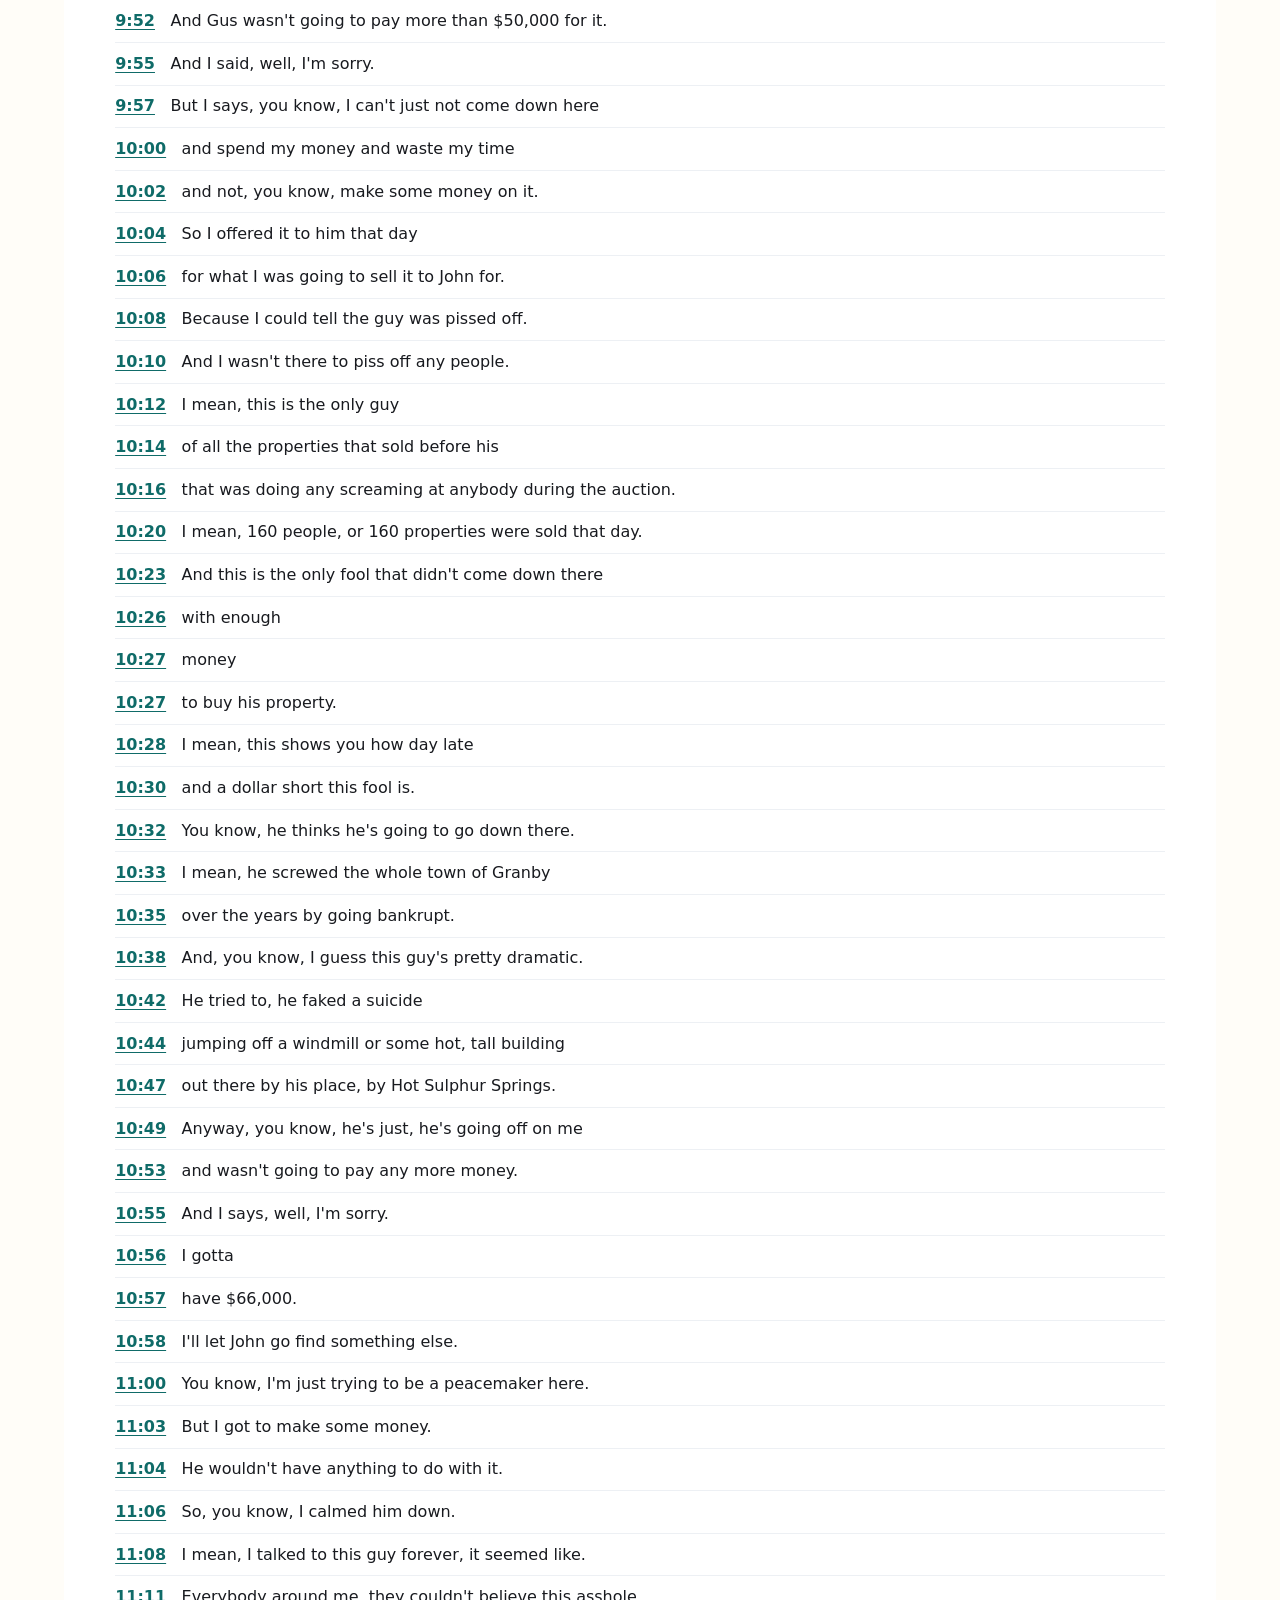
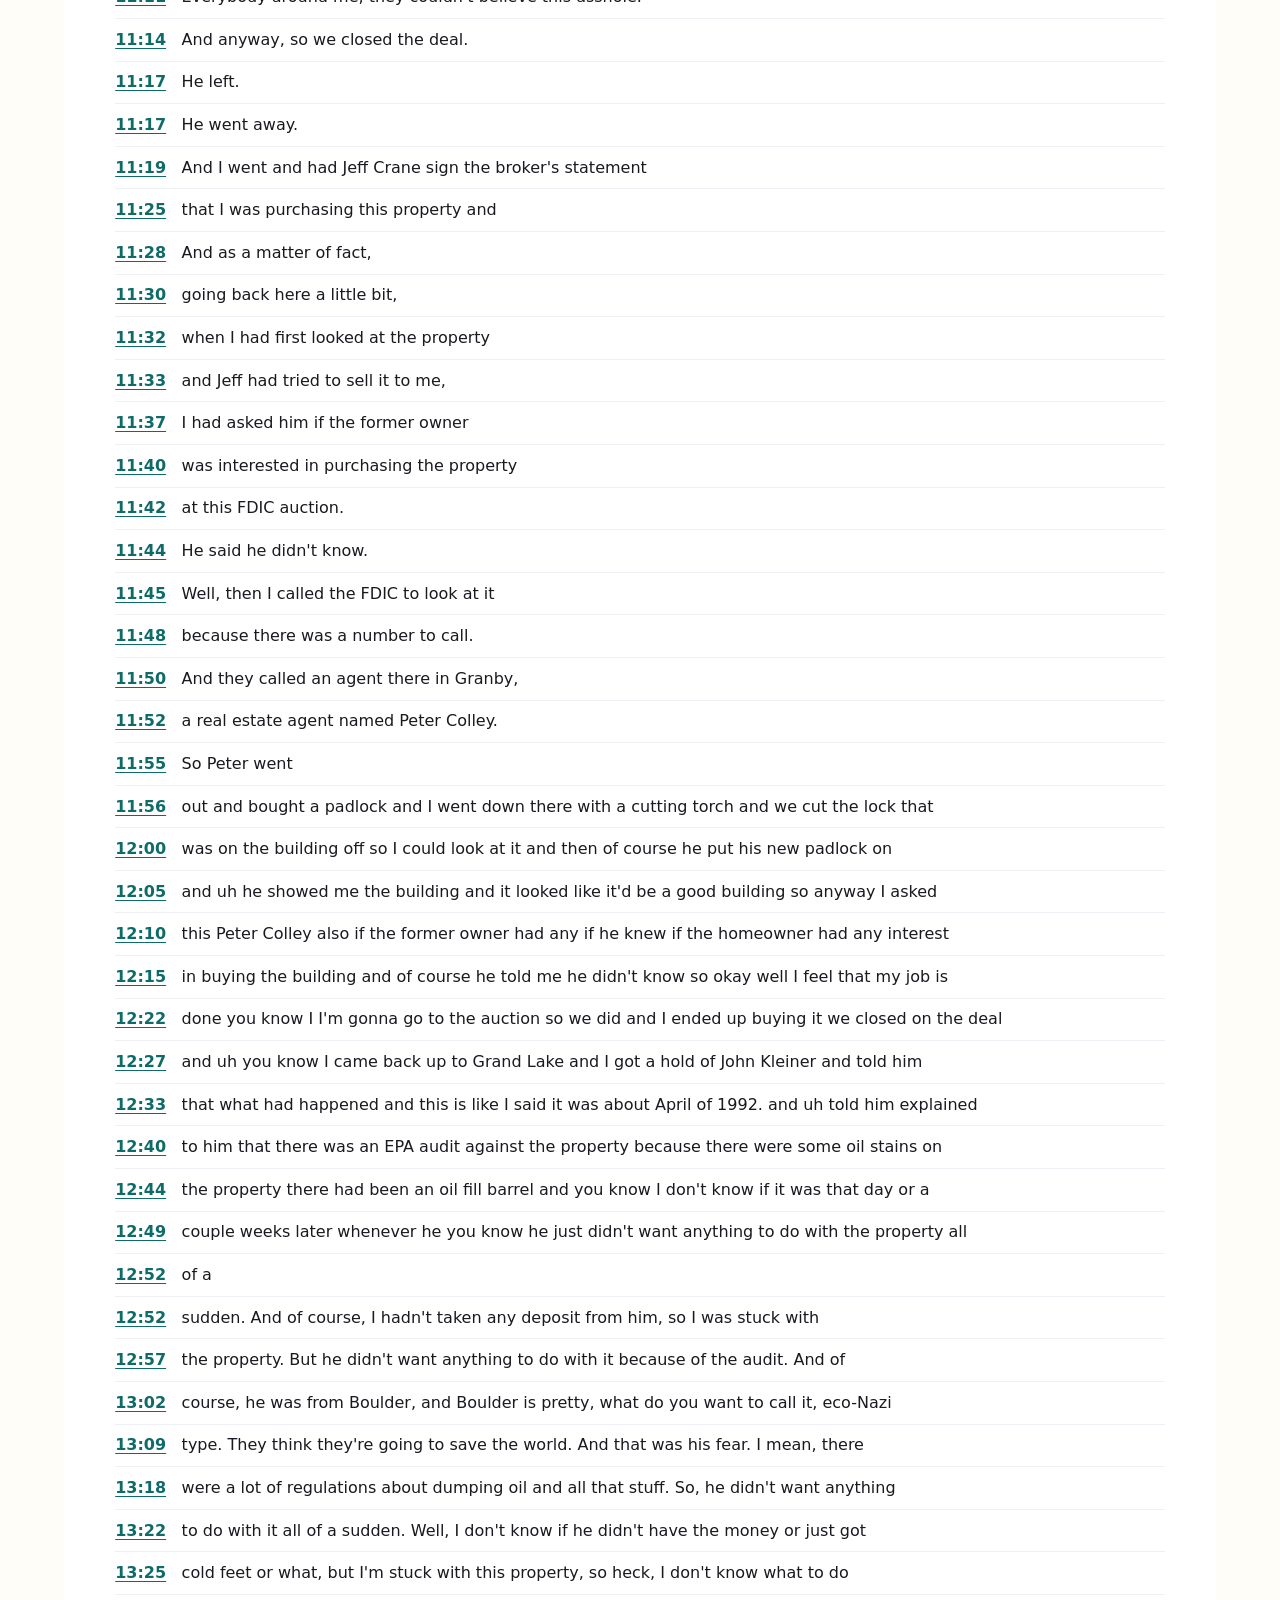
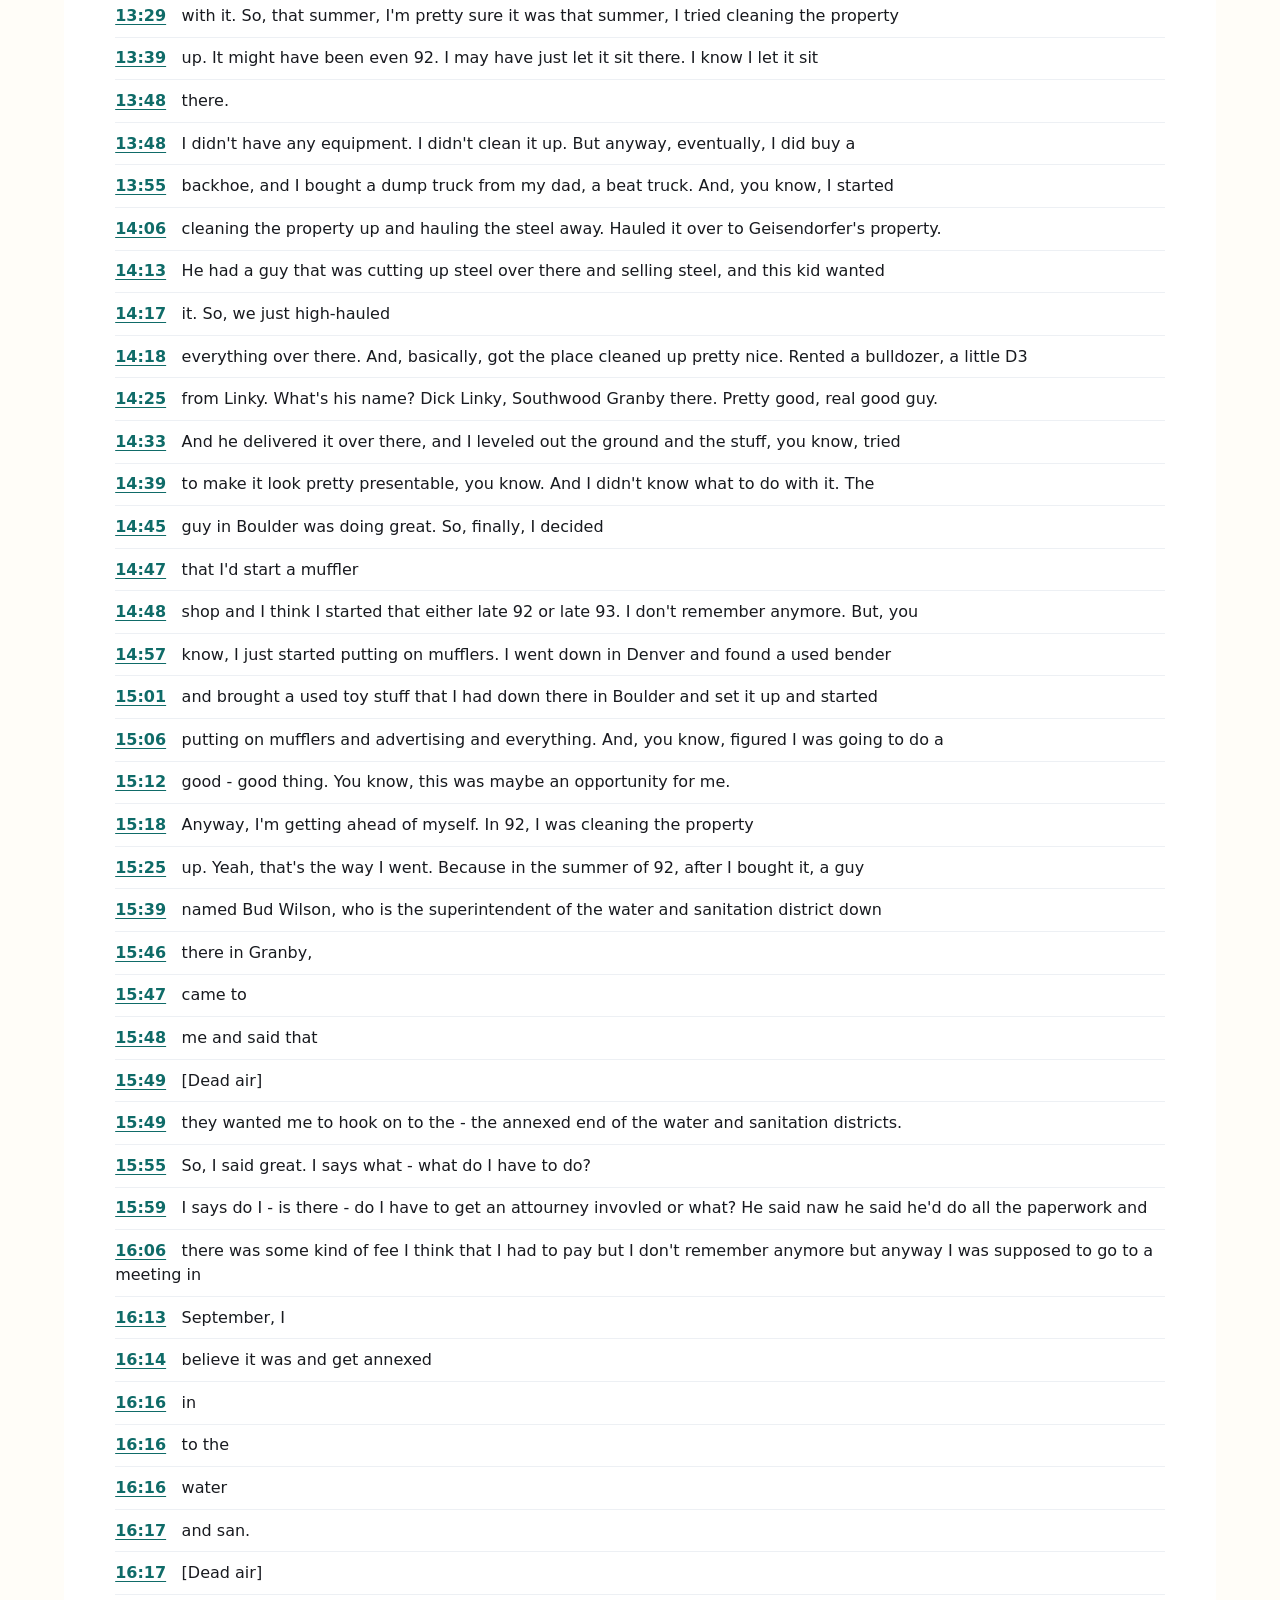
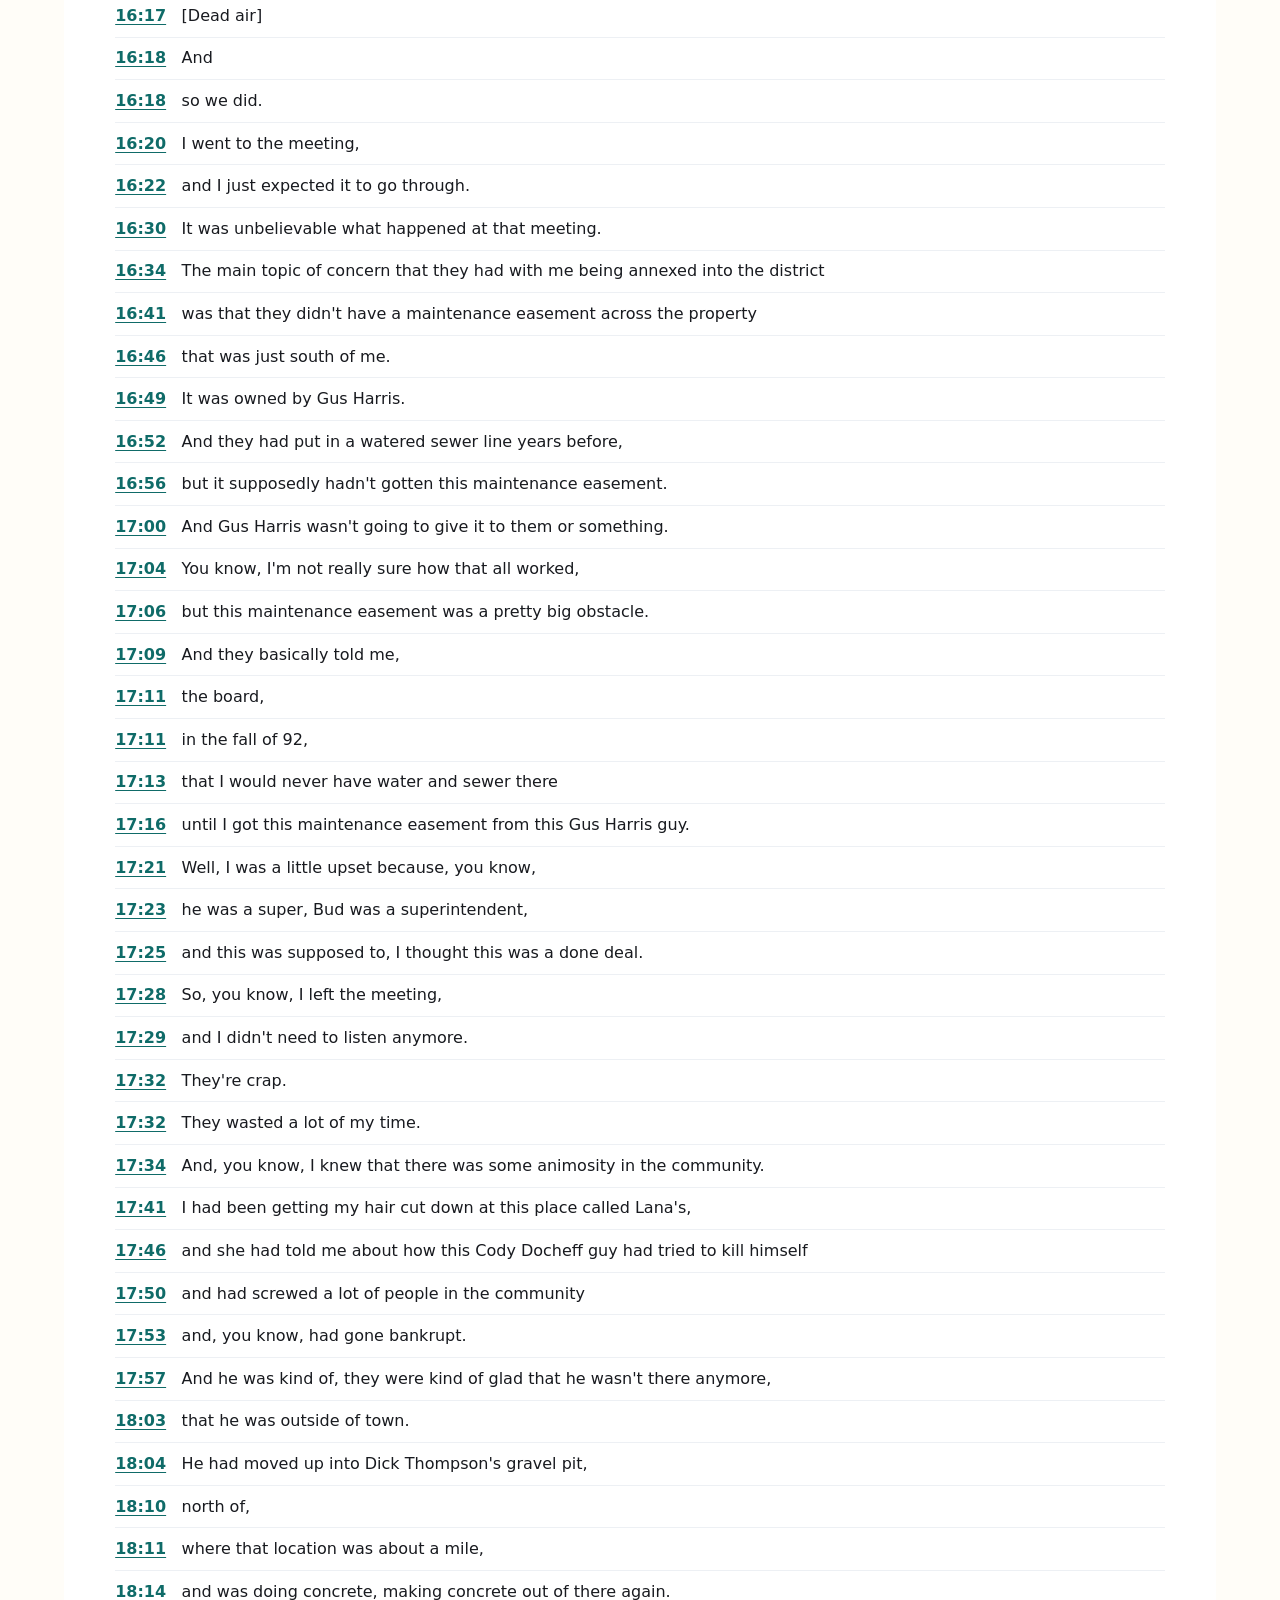
<file: transcripts/tape-1-side-a.html>
<!doctype html>
<html lang="en">
<head>
  <meta charset="utf-8">
  <meta name="viewport" content="width=device-width, initial-scale=1">
  <title>Killdozer Tapes - Tape 1 Side A Transcript</title>
  <meta name="description" content="Plain, crawlable transcript and source audio links for Tape 1 Side A.">
  <link rel="canonical" href="../transcripts/tape-1-side-a.html">
  <link rel="icon" href="../favicon.svg" type="image/svg+xml">
  <link rel="alternate icon" href="../favicon.ico">
  <link rel="stylesheet" href="../styles.css">
  <script type="application/ld+json">{"@context": "https://schema.org", "@type": "AudioObject", "name": "Killdozer Tapes - Tape 1 Side A", "encodingFormat": "audio/mpeg", "contentUrl": "../1-Tape_1_Side_A.mp3", "transcript": "Hello. My name is Marvin Heemeyer. Today is, let's see here, April 13, 2004. I am making this tape. I thought I should make it a year ago. Made part of it. Didn't like it. Really didn't think it would make any difference if I didn't make it, but a good friend of mine said I should make it. And he said I should sit down in front of a videotape machine and do it. But you're just going to have to take my word that this is Marvin Heemeyer. Serial number 503-68-9471. And I'm living in Grand Lake, Colorado. And this tape is about my life since I came up here to Grand Lake in 1991. I moved up here in the fall of 1991 to... kind of take a six-month vacation. Had a guy and his wife who were leasing my muffler shop in Boulder at 4790 Pearl Street. Guy's name was Doug Branstetter with his wife. I forget her name right now, but... Anyway, they were just on a probationary period. This guy had serious alcohol and drug abuse problems in the past. Supposedly he was cleaned up. I didn't know if he was or not, but he kept pestering me for jobs. Finally, I said he could lease the place. Anyway... He ran it for four and a half years and everything went to hell. I guess he got a divorce and different things happened. I ended up getting it back. And then I let another guy come along. I was working down there, working up in Granby, actually, at the muffler shop I had in Granby. And in Boulder. Had two different people working for me. One in Boulder, her name was Christy. She was from someplace up in South Dakota. Great worker. Wonderful person. I really appreciated her. And then a little girl up here. \n\nDawn... Gretchen Allison was her name. And anyway... So I was running both businesses and this other guy came along named Doug Davis. He worked at Midas for about nine years as a manager. He wanted to be a working manager. So he took over the place. I gave him a little better deal than the other Doug Branstetter had. Because Doug seemed to... The first Doug seemed to have a lot of problems making his payments last year or so. But we have... I believe they were for one reason. And he would never admit it, though. That's the same way that this Doug Davis, he finally left. He left here about a month ago. I got the place back. The landlord evicted him. Old Harold Pelley down there evicted him. And anyway, I took it back. And hopefully I got it sold to a real nice guy and his wife. Jeff Sterling and his wife Jennifer. They should be taking over the first of... \n\nMay. First of May. Anyway, so I've cashed out of it finally. And I'm done with it. And anyway... Anyway, I moved up here. That's my history in Boulder. This is my history up here. I came up here and after a few months of living here, I realized this guy down there in Boulder was doing better than I ever thought he would. So it was all based on... He kept it based on whether he performed or not. Of course, he was making all kinds of money. So I was happy. He was happy. And I realized he was going to keep it. So it came springtime. It's probably April, I'm thinking. I decided that I probably ought to buy some property up here to have something to do. So I looked at this three lots and the two little cabins that I'm living in here right now. And I had a beautiful view. And the price was really cheap. So I bought them. And I figured I'd spend the next year until this dud guy folded. Because I didn't know how long it would last. I figured I'd just fix this house up, these cabins up. Well, then a friend of mine from Boulder. A friend. He was a friend to a point. \n\nI guess you'd call him a friend. We did a lot of snowmobiling together. He met me. He threw the muffler shop down there. He had a DJ's auto care down there. Or Dr. John's auto care. And I did a lot of exhaust work for him. And he was a snowmobiler. So we started snowmobiling together. Without a doubt, I knew he had some problems with dope. As far as marijuana and drugs were concerned. I just didn't know how bad it was. You've got to just kind of ignore that stuff in today's day and age. You go out there and you find somebody who's a good rider. You ride with them. We had a lot of fun together. Anyway, he... He called me and said he was looking for a place up here to start a garage. And he already owned a cabin up here up there on Coff County Road 4. And I said I'd take a look. See if I could find anything. So I started looking. And there was a guy named Pepper had a little garage down there south of Grand Lake. \n\nJust north of the Ski-Doo dealership that had a bay door on it. And... He didn't want anything big. So I told him about that. And then I happened to cross a piece of property down there in Granby. It was an old concrete plant. And the guy had gone bankrupt. And had an auction. And gotten rid of all the stuff he had. And left a bunch of junk there. It's my understanding. But it had a 3,000 square foot building with three bay doors. That were huge. It was a great building. It wasn't the best location. But it was a good building. And it had two acres of ground. And I talked to him about it. And he said that would be great. I think he even came up and looked at it. I can't remember. But anyway, he said that he was interested. So we talked to a realtor named Jeff Crane. Or I talked to him, I should say. And this was about a month before they were going to have this FDIC auction. So Jeff says that he'd sell me the property. We could write up a contract on it if I wanted it. But he figured it was worth about... $110,000 or so or more. And I kind of laughed. And I said, you know, there's no way it's worth that. I mean, the property up here was just so depressed in 1991 and 92. It was terrible. And I didn't foresee any kind of future up here. I mean, I hadn't ever lived in the mountains before. It just didn't seem like a good thing to be buying at that kind of a price. So I told him, I said, I'd wait until the FDIC had their auction. And... I and John talked it over. And we agreed that, you know, I'd pay $66,000 for it. At the max. And if it went higher than that, we wouldn't buy it. He didn't want it. So... The time came and then he paid me a certain amount. I can't remember if he was going to pay me more than $66,000 for buying it for him. Or if I was just going to finance it to him. I know I was going to finance it to him. But I don't know if it was $66,000. Or if there was... It was going to be more. Anyway, it doesn't make any difference. \n\nCome time for the auction, I... Jeff Crane was down there with four older guys who were looking to invest some money in some FDIC properties. And I think there was about 160 properties for sale that day. And... Anyway, this one finally came up for bid. And... They... Well, actually, first they told me that there was a EPA audit against the place. Which was a... They were recommending a $26,000 cleanup. They had all these surveys done by Chen Northern. Was the... Was the company contracted to look at it. But anyway, come to find out later. Later on that FDIC had done a lot of the cleanup that they had recommended. And I don't know. For some reason, I didn't realize that. So, I told John about it. Or it came up for sale. It came up on the block. And they had a bid for $35,000. From some guy up in front. And so, we were going to pay $66,000. I started waving at them. They couldn't see me. So, finally, they caught my bid. So, I got a bid for $40,000. This other guy, I couldn't believe it. I didn't know who he was. He jumped up on his chair. That's how I knew where he was. And I was looking back. And, of course, he bid $45,000. And, of course, I bid $50,000. And I was waiting for him to bid. And he wouldn't bid. And so, I got the property for $50,000. \n\nAnd this guy, come to find out, his name was Cody Docheff. He came back there and introduced himself to me. About the rudest, most arrogant person. I mean, this guy is just a fucking asshole. Come back and just introduced himself, kind of, by just giving me a tongue lashing for about 10 minutes about, you know, who I thought I was and what I was going to do with the property. And I explained to him I was buying. And he said, well, I'm going to buy a property. And I said, well, I'll tell you, I'll sell you the property. I said, we were going to pay $66,000. And, you know, I told him I was selling it to John Kleiner, who was going to start an automotive store there. And he didn't want to have anything to do with it. He said, bullshit. He said, I only got, Gus Harris was his buddy there, sitting beside him, I guess. And Gus was sponsoring the whole financing on this thing. And Gus wasn't going to pay more than $50,000 for it. And I said, well, I'm sorry. But I says, you know, I can't just not come down here and spend my money and waste my time and not, you know, make some money on it. So I offered it to him that day for what I was going to sell it to John for. Because I could tell the guy was pissed off. And I wasn't there to piss off any people. I mean, this is the only guy of all the properties that sold before his that was doing any screaming at anybody during the auction. I mean, 160 people, or 160 properties were sold that day. And this is the only fool that didn't come down there with enough money to buy his property. I mean, this shows you how day late and a dollar short this fool is. You know, he thinks he's going to go down there. I mean, he screwed the whole town of Granby over the years by going bankrupt. And, you know, I guess this guy's pretty dramatic. He tried to, he faked a suicide jumping off a windmill or some hot, tall building out there by his place, by Hot Sulphur Springs. Anyway, you know, he's just, he's going off on me and wasn't going to pay any more money. And I says, well, I'm sorry. I gotta have $66,000. I'll let John go find something else. You know, I'm just trying to be a peacemaker here. But I got to make some money. He wouldn't have anything to do with it. So, you know, I calmed him down. I mean, I talked to this guy forever, it seemed like. Everybody around me, they couldn't believe this asshole. And anyway, so we closed the deal. He left. He went away. And I went and had Jeff Crane sign the broker's statement that I was purchasing this property and, as a matter of fact, going back here a little bit, when I had first looked at the property and Jeff had tried to sell it to me, I had asked him if the former owner was interested in purchasing the property at this FDIC auction. He said he didn't know. Well, then I called the FDIC to look at it because there was a number to call. And they called an agent there in Granby, a real estate agent named Peter Colley. So Peter went out and bought a padlock and I went down there with a cutting torch and we cut the lock that was on the building off so I could look at it and then of course he put his new padlock on and uh he showed me the building and it looked like it'd be a good building so anyway I asked this Peter Colley also if the former owner had any if he knew if the homeowner had any interest in buying the building and of course he told me he didn't know so okay well I feel that my job is done you know I I'm gonna go to the auction so we did and I ended up buying it we closed on the deal and uh you know I came back up to Grand Lake and I got a hold of John Kleiner and told him that what had happened and this is like I said it was about April of 1992. and uh told him explained to him that there was an EPA audit against the property because there were some oil stains on the property there had been an oil fill barrel and you know I don't know if it was that day or a couple weeks later whenever he you know he just didn't want anything to do with the property all of a sudden. And of course, I hadn't taken any deposit from him, so I was stuck with the property. But he didn't want anything to do with it because of the audit. And of course, he was from Boulder, and Boulder is pretty, what do you want to call it, eco-Nazi type. They think they're going to save the world. And that was his fear. I mean, there were a lot of regulations about dumping oil and all that stuff. So, he didn't want anything to do with it all of a sudden. Well, I don't know if he didn't have the money or just got cold feet or what, but I'm stuck with this property, so heck, I don't know what to do with it. So, that summer, I'm pretty sure it was that summer, I tried cleaning the property up. It might have been even 92. I may have just let it sit there. I know I let it sit there. I didn't have any equipment. I didn't clean it up. But anyway, eventually, I did buy a backhoe, and I bought a dump truck from my dad, a beat truck. And, you know, I started cleaning the property up and hauling the steel away. Hauled it over to Geisendorfer's property. He had a guy that was cutting up steel over there and selling steel, and this kid wanted it. So, we just high-hauled everything over there. And, basically, got the place cleaned up pretty nice. Rented a bulldozer, a little D3 from Linky. What's his name? Dick Linky, Southwood Granby there. Pretty good, real good guy. And he delivered it over there, and I leveled out the ground and the stuff, you know, tried to make it look pretty presentable, you know. And I didn't know what to do with it. The guy in Boulder was doing great. So, finally, I decided that I'd start a muffler shop and I think I started that either late 92 or late 93. I don't remember anymore. But, you know, I just started putting on mufflers. I went down in Denver and found a used bender and brought a used toy stuff that I had down there in Boulder and set it up and started putting on mufflers and advertising and everything. And, you know, figured I was going to do a good - good thing. You know, this was maybe an opportunity for me. Anyway, I'm getting ahead of myself. In 92, I was cleaning the property up. Yeah, that's the way I went. Because in the summer of 92, after I bought it, a guy named Bud Wilson, who is the superintendent of the water and sanitation district down there in Granby, came to me and said that they wanted me to hook on to the - the annexed end of the water and sanitation districts. So, I said great. I says what - what do I have to do? I says do I - is there - do I have to get an attourney invovled or what? He said naw he said he'd do all the paperwork and there was some kind of fee I think that I had to pay but I don't remember anymore but anyway I was supposed to go to a meeting in September, I believe it was and get annexed in to the water and san. And so we did. I went to the meeting, and I just expected it to go through. It was unbelievable what happened at that meeting. The main topic of concern that they had with me being annexed into the district was that they didn't have a maintenance easement across the property that was just south of me. It was owned by Gus Harris. And they had put in a watered sewer line years before, but it supposedly hadn't gotten this maintenance easement. And Gus Harris wasn't going to give it to them or something. You know, I'm not really sure how that all worked, but this maintenance easement was a pretty big obstacle. And they basically told me, the board, in the fall of 92, that I would never have water and sewer there until I got this maintenance easement from this Gus Harris guy. Well, I was a little upset because, you know, he was a super, Bud was a superintendent, and this was supposed to, I thought this was a done deal. So, you know, I left the meeting, and I didn't need to listen anymore. They're crap. They wasted a lot of my time. And, you know, I knew that there was some animosity in the community. \n\nI had been getting my hair cut down at this place called Lana's, and she had told me about how this Cody Docheff guy had tried to kill himself and had screwed a lot of people in the community and, you know, had gone bankrupt. And he was kind of, they were kind of glad that he wasn't there anymore, that he was outside of town. He had moved up into Dick Thompson's gravel pit, north of, where that location was about a mile, and was doing concrete, making concrete out of there again. But anyway, what the heck was my point? This Lana had, oh, she told me how upset everybody in the community was that, at the FDIC, because what had happened was they had that big savings and loan failure scandal, back in the late 70s early 80s, and everybody blamed the FDIC for this plant's failure and other people's problems that they'd had up there because what had happened is these people with the savings and loans failed, these people that owned property and stuff up there didn't have any place to make payments. So what they did, they didn't know what to do, so instead of, you know, putting the money aside every month, supposedly, they went out and spent the money. Well, then after a couple of years or whatever, whatever it took to straighten those deals, that savings and loan thing out, FDIC wanted their money all at once from these people that hadn't made these payments to these collapsed savings and loans places. And these people hadn't, didn't have the money. And so the FDIC, of course, was foreclosing on these properties. So everybody up there hated the FDIC. You know, didn't like their practices. And, of course, here I am, I'm a beneficiary of the FDIC's actions, and so I found this out later. You know, people are pretty angry with me. You know, they didn't know how to play by the rules. I played within the parameters of what was supposed to be done. There were 160 properties sold that day, and I bought it just like everybody else bought their property. And, you know, there's no reason why, why didn't this guy have, why didn't this guy have enough money to buy this property? I mean, it was an auction. He should have known that there was going to be people bidding against him. But I honestly believe he thought he was going to get it for next to nothing. And I believe that because I think the word was out in the community that he wanted it. And personally, I think the two realtors that showed it to me knew this. And they just didn't want the guy in the community. So they told me that they didn't know that he was bidding on it, or that he wanted it. But I knew that I would have talked to him. I would have called him and found out what the deal was. But anyway, \n\nwe, I'm a little disappointed. And one thing they told me was to stay in touch with the superintendent in case anything changed. Well, of course I'll do that. You know, but that was kind of, kind of a mistake on my part because it shouldn't have been my responsibility to keep track of the superintendent. Which I did. Because I mean, I took this Bud Wilson out for breakfast on more than one occasion. He spent a lot of time out there at my shop. I sold him a Woos, W-U- apostrophe-S, small wheel drive, little dump, garden tractor. And I mean, I got along and this guy was a pretty good guy. At least that's the way he came across to me. So we had a pretty good relationship. And he never ever mentioned anything to me that anything was changing. He says it would, you know. But, you know, I don't know. It never did. Well, anyway. So I just go on about my business. And finally, I think it was in 94, nothing was happening. I mean, Bud wasn't telling me anything was changing or anything. So I went ahead and I said, well, I'm going to build me a boat storage building. And I'll design it so that I've got three 2,000 square foot units. And it was 50 feet wide by 120 feet long. And that we had three bay doors. And I was to put in three personnel doors. And I set the foundation up to have these three bay doors, three personnel doors, so that I could put inner walls in or divider walls in later on when I finally got on the water and sewer. So I could have it for rental. And this would become my, you know, a good retirement income. I could rent. The muffler shop building or sell the muffler shop business. I could subdivide the property because it was in the city already and fell under their subdivision rules. I mean, it was pretty much just a pre-approved thing. He just had to apply to the town, pay him the fees and, you know, follow the rules for what was HGB zoning. And HGB zoning, of course, was the best zoning you could possibly get. It included everything that was in commercial plus other things that wasn't. And there was no other zoning that would include more businesses than HGB. So anyway, I thought this was a good plan and I had this building built and in the fall of 94 just started advertising for boat storage. And of course, filled it up the very first year and I was pretty happy with that. So basically, it was paying the cost of the building. Well, you know, we just go along. I'm making lemons out of lemonade or lemonade out of lemons you know i can't get this darn water sewer going you know so uh i had the i had a well and a septic system uh which was doing its job and uh i figured that you know we'll just that'll work you know well of course and knowing that i couldn't uh get on uh put the other building on a well and sewer because i was in town uh i are well and septic because i was in town i was going to have to hook onto the water and sewer but not being able to do that because i didn't have this maintenance even easement and bud never told the thing to me yet i mean i'm building this building telling him what i'm going to do he knew what was going on but he never told me that anything had ever changed so i uh continue and do the do the boat storage and i'm doing muffler works and so forth by 98 i was doing i don't know i was making a real good income out of there along with what was coming out of boulder um well actually i got it back in 97 of course as i said and and then i gave it to this other doug davis guy but i was you know i get income out of boulder and income out of granby here and life was pretty good and you know i was taking a lot of time off because you know you don't have to maintain rentals with boat storage you know there wasn't that much muffler business up here i mean i only working three days a week in the wintertime there five days a week in the summer which was typical of any store i ever worked in as far as summer is concerned i never had any store ever open more than five days a week unless i'd open just open one up that i might work a saturday to you know make sure all the revenue was coming in anyway i uh i just was going along happy and in 98 i believe it was in the fall this dochef guy oh or going way back to 92 you know without a doubt i made a mistake oh uh gus harris a couple of months after i bought this property this guy named gus harris who owned the property south of me uh was over over there doing some cutting on some steel and i went over to you know medium and see once if he was cooled down you know because i know that he was upset uh that he they didn't get this property and here he was i mean actually i'd had a couple of conversations before that time and he wanted he was willing to sell me the property then for uh seventeen thousand five hundred dollars and i basically told him this was two months after i bought it that i you know i didn't buy that property for myself that was there i bought it for somebody else he he was not wanting to uh uh buy it though oh john did want to buy it so i didn't want to spread myself too thin because the economy was so bad up here i told him i said i'll think about it and i'd get back to him well the truth of the matter is about a year later i i less than a year later i i went to him and i said yeah i said i'd like to buy that property and uh i said is that seventeen thousand dollar offer still good he says no he says i'd have to have twenty thousand dollars for it and i talked to his wife about this too about getting these contracts signed so i could buy it and he never would get back to me as far as getting this deal done so you know i'm still not wanting to push this deal because this is a small community and you know i need to get back to him and i'm not to fit in and uh i'm not you know pressured this is not one of those things i felt that you needed to do in a community where i'm new in anyway uh getting back to 98 now that earlier in 96 or 97 gus harris had sold this two acres to this guy cody docheff \n\nand of course cody had made a comment that you know he wanted my property back in 97 it was and i had gone out and had a guy make an appraisal wilson was his name it was Dowdna who was the local appraiser here at Grand Lake still and it was Dowdna and Wilson and Wilson and Dowdna commercial appraisers and this guy named Wilson had made up an appraisal on my property in 1997 and came up with a value of 270 thousand dollars and i had offered this property to cody for um 250. I says, Cody, I'll walk away from my business. Get everything out of here. You buy this place. And for $250,000, which was less than the appraisal, and you're happy, I'm happy. Cody never would. I gave him a copy of the appraisal. Never would come back to me with a counteroffer. So I just kept on about my business. And in 98, this Docheff guy, he comes onto the property just south of me and puts up this big circus tent. And he starts breaking concrete down to build these sewer septic tanks and manholes, you know, rings and different things that he's making. \n\nAnd of course, I don't remember. He was driving right across my property because he had an easement, which was fine at the time. You know, I didn't think it was going to get into. It wouldn't be any big problem. But, you know, he still hadn't made an offer on my property. Well, in 99, I think it was, rolled around. And come to find out, he's going to try to buy the property next door to the west of me and has a contract on it to purchase it. It's 21 acres. Well, I find this out too late. \n\nUm... No, first what happened was... How the heck... I'm not sure how this happened. If he actually had a contract to get this... Yeah, he had a contract on it. But somehow... He, uh... He ended up... He had to have bought it by this time. Anyway, I tried to buy the property out from under him because I didn't want no friggin' concrete plant next to me, especially... upwind of me. I mean, I was right in the... going to be right in the, uh... dust, uh... tail of this whole operation. And that wasn't going to work. Well, that didn't happen. The guy... The guy didn't want it. And I started, uh... getting notices that they were going to rezone this property. And, uh... What happened? Oh, he started building. And, uh... He ended up putting in what he called a water storage tank. And a well. And it's my understanding from a guy here in town named, uh... Kevin Fisher that... Because Kevin was working for the guy who did the well and did the foundation of the building that, uh... He got... This Cody Docheff guy got fined for putting this well in. And, I don't know, he just... He was in trouble already. And, uh... It was... It was kind of interesting. I didn't... I didn't know what was going on yet. But I started getting these... I...", "duration": "PT1859S"}</script>
</head>
<body class="transcript-page">
  <main class="transcript-document">
    <nav class="crumbs"><a href="../index.html">Archive index</a></nav>
    <header>
      <p class="eyebrow">Killdozer Tapes transcript</p>
      <h1>Tape 1 Side A</h1>
      <p class="lede">Duration 31:00. 5,417 words. This page exposes the transcript as plain HTML for search engines, scrapers, and AI assistants.</p>
      <p class="provenance-note"><strong>Transcript provenance:</strong> initial transcript generated in Buzz using Whisper Large-v3; later corrected through limited human review and Codex/ChatGPT-assisted editing. This is not presented as a fully human-verified verbatim transcript. See <a href="../provenance.html">process and authorship notes</a>.</p>
      <div class="resource-row">
        <a href="../1-Tape_1_Side_A.mp3">MP3 audio</a>
        <a href="../1-Tape_1_Side_A%20%28transcribed%20on%2007-Jul-2026%2017-19-37%29.txt">TXT</a>
        <a href="../1-Tape_1_Side_A%20%28transcribed%20on%2007-Jul-2026%2017-19-37%29.vtt">VTT</a>
        <a href="../1-Tape_1_Side_A%20%28transcribed%20on%2007-Jul-2026%2017-19-36%29.srt">SRT</a>
      </div>
    </header>
    <article class="crawler-transcript">
      <p id="tape-1-side-a-0001" data-start="0.0"><a class="time" href="../index.html#tape-1-side-a?t=0.0">0:00</a> Hello. My name is Marvin Heemeyer.</p>
<p id="tape-1-side-a-0002" data-start="5.28"><a class="time" href="../index.html#tape-1-side-a?t=5.28">0:05</a> Today is, let&#x27;s see here, April 13, 2004.</p>
<p id="tape-1-side-a-0003" data-start="14.18"><a class="time" href="../index.html#tape-1-side-a?t=14.18">0:14</a> I am making this tape. I thought I should make it a year ago.</p>
<p id="tape-1-side-a-0004" data-start="19.2"><a class="time" href="../index.html#tape-1-side-a?t=19.2">0:19</a> Made part of it. Didn&#x27;t like it.</p>
<p id="tape-1-side-a-0005" data-start="23.4"><a class="time" href="../index.html#tape-1-side-a?t=23.4">0:23</a> Really didn&#x27;t think it would make any difference if I didn&#x27;t make it, but a good friend of mine said I should make it.</p>
<p id="tape-1-side-a-0006" data-start="27.5"><a class="time" href="../index.html#tape-1-side-a?t=27.5">0:28</a> And he said I should sit down in front of a videotape machine and do it.</p>
<p id="tape-1-side-a-0007" data-start="31.5"><a class="time" href="../index.html#tape-1-side-a?t=31.5">0:32</a> But you&#x27;re just going to have to take my word that this is Marvin Heemeyer.</p>
<p id="tape-1-side-a-0008" data-start="35.519"><a class="time" href="../index.html#tape-1-side-a?t=35.519">0:36</a> Serial number 503-68-9471.</p>
<p id="tape-1-side-a-0009" data-start="39.56"><a class="time" href="../index.html#tape-1-side-a?t=39.56">0:40</a> And I&#x27;m living in Grand Lake, Colorado.</p>
<p id="tape-1-side-a-0010" data-start="45.04"><a class="time" href="../index.html#tape-1-side-a?t=45.04">0:45</a> And this tape is about my life since I came up here to Grand Lake in 1991.</p>
<p id="tape-1-side-a-0011" data-start="52.24"><a class="time" href="../index.html#tape-1-side-a?t=52.24">0:52</a> I moved up here in the fall of 1991 to...</p>
<p id="tape-1-side-a-0012" data-start="57.5"><a class="time" href="../index.html#tape-1-side-a?t=57.5">0:58</a> kind of take a six-month vacation.</p>
<p id="tape-1-side-a-0013" data-start="59.92"><a class="time" href="../index.html#tape-1-side-a?t=59.92">1:00</a> Had a guy and his wife who were leasing my muffler shop in Boulder at 4790 Pearl Street.</p>
<p id="tape-1-side-a-0014" data-start="67.5"><a class="time" href="../index.html#tape-1-side-a?t=67.5">1:08</a> Guy&#x27;s name was Doug Branstetter with his wife.</p>
<p id="tape-1-side-a-0015" data-start="71.0"><a class="time" href="../index.html#tape-1-side-a?t=71.0">1:11</a> I forget her name right now, but...</p>
<p id="tape-1-side-a-0016" data-start="73.0"><a class="time" href="../index.html#tape-1-side-a?t=73.0">1:13</a> Anyway, they were just on a probationary period.</p>
<p id="tape-1-side-a-0017" data-start="76.039"><a class="time" href="../index.html#tape-1-side-a?t=76.039">1:16</a> This guy had serious alcohol and drug abuse problems in the past.</p>
<p id="tape-1-side-a-0018" data-start="80.84"><a class="time" href="../index.html#tape-1-side-a?t=80.84">1:21</a> Supposedly he was cleaned up. I didn&#x27;t know if he was or not, but he kept pestering me for jobs.</p>
<p id="tape-1-side-a-0019" data-start="85.08"><a class="time" href="../index.html#tape-1-side-a?t=85.08">1:25</a> Finally, I said he could lease the place.</p>
<p id="tape-1-side-a-0020" data-start="87.12"><a class="time" href="../index.html#tape-1-side-a?t=87.12">1:27</a> Anyway...</p>
<p id="tape-1-side-a-0021" data-start="87.5"><a class="time" href="../index.html#tape-1-side-a?t=87.5">1:28</a> He ran it for four and a half years and everything went to hell.</p>
<p id="tape-1-side-a-0022" data-start="91.38"><a class="time" href="../index.html#tape-1-side-a?t=91.38">1:31</a> I guess he got a divorce and different things happened.</p>
<p id="tape-1-side-a-0023" data-start="94.26"><a class="time" href="../index.html#tape-1-side-a?t=94.26">1:34</a> I ended up getting it back.</p>
<p id="tape-1-side-a-0024" data-start="96.62"><a class="time" href="../index.html#tape-1-side-a?t=96.62">1:37</a> And then I let another guy come along.</p>
<p id="tape-1-side-a-0025" data-start="100.52"><a class="time" href="../index.html#tape-1-side-a?t=100.52">1:41</a> I was working down there, working up in Granby, actually, at the muffler shop I had in Granby.</p>
<p id="tape-1-side-a-0026" data-start="106.06"><a class="time" href="../index.html#tape-1-side-a?t=106.06">1:46</a> And in Boulder.</p>
<p id="tape-1-side-a-0027" data-start="109.56"><a class="time" href="../index.html#tape-1-side-a?t=109.56">1:50</a> Had two different people working for me.</p>
<p id="tape-1-side-a-0028" data-start="112.58"><a class="time" href="../index.html#tape-1-side-a?t=112.58">1:53</a> One in Boulder, her name was Christy.</p>
<p id="tape-1-side-a-0029" data-start="114.24"><a class="time" href="../index.html#tape-1-side-a?t=114.24">1:54</a> She was from someplace up in South Dakota.</p>
<p id="tape-1-side-a-0030" data-start="117.5"><a class="time" href="../index.html#tape-1-side-a?t=117.5">1:58</a> Great worker. Wonderful person. I really appreciated her.</p>
<p id="tape-1-side-a-0031" data-start="121.68"><a class="time" href="../index.html#tape-1-side-a?t=121.68">2:02</a> And then a little girl up here.</p>
<p id="tape-1-side-a-0032" data-start="127.04"><a class="time" href="../index.html#tape-1-side-a?t=127.04">2:07</a> Dawn...</p>
<p id="tape-1-side-a-0033" data-start="127.48"><a class="time" href="../index.html#tape-1-side-a?t=127.48">2:07</a> Gretchen Allison was her name.</p>
<p id="tape-1-side-a-0034" data-start="131.36"><a class="time" href="../index.html#tape-1-side-a?t=131.36">2:11</a> And anyway...</p>
<p id="tape-1-side-a-0035" data-start="133.0"><a class="time" href="../index.html#tape-1-side-a?t=133.0">2:13</a> So I was running both businesses and this other guy came along named Doug Davis.</p>
<p id="tape-1-side-a-0036" data-start="137.14"><a class="time" href="../index.html#tape-1-side-a?t=137.14">2:17</a> He worked at Midas for about nine years as a manager.</p>
<p id="tape-1-side-a-0037" data-start="140.32"><a class="time" href="../index.html#tape-1-side-a?t=140.32">2:20</a> He wanted to be a working manager.</p>
<p id="tape-1-side-a-0038" data-start="142.14"><a class="time" href="../index.html#tape-1-side-a?t=142.14">2:22</a> So he took over the place.</p>
<p id="tape-1-side-a-0039" data-start="143.7"><a class="time" href="../index.html#tape-1-side-a?t=143.7">2:24</a> I gave him a little better deal than the other Doug Branstetter had.</p>
<p id="tape-1-side-a-0040" data-start="147.5"><a class="time" href="../index.html#tape-1-side-a?t=147.5">2:28</a> Because Doug seemed to...</p>
<p id="tape-1-side-a-0041" data-start="148.78"><a class="time" href="../index.html#tape-1-side-a?t=148.78">2:29</a> The first Doug seemed to have a lot of problems making his payments last year or so.</p>
<p id="tape-1-side-a-0042" data-start="152.1"><a class="time" href="../index.html#tape-1-side-a?t=152.1">2:32</a> But we have...</p>
<p id="tape-1-side-a-0043" data-start="153.64"><a class="time" href="../index.html#tape-1-side-a?t=153.64">2:34</a> I believe they were for one reason.</p>
<p id="tape-1-side-a-0044" data-start="156.38"><a class="time" href="../index.html#tape-1-side-a?t=156.38">2:36</a> And he would never admit it, though.</p>
<p id="tape-1-side-a-0045" data-start="158.92"><a class="time" href="../index.html#tape-1-side-a?t=158.92">2:39</a> That&#x27;s the same way that this Doug Davis, he finally left.</p>
<p id="tape-1-side-a-0046" data-start="161.86"><a class="time" href="../index.html#tape-1-side-a?t=161.86">2:42</a> He left here about a month ago.</p>
<p id="tape-1-side-a-0047" data-start="163.28"><a class="time" href="../index.html#tape-1-side-a?t=163.28">2:43</a> I got the place back.</p>
<p id="tape-1-side-a-0048" data-start="164.38"><a class="time" href="../index.html#tape-1-side-a?t=164.38">2:44</a> The landlord evicted him.</p>
<p id="tape-1-side-a-0049" data-start="165.68"><a class="time" href="../index.html#tape-1-side-a?t=165.68">2:46</a> Old Harold Pelley down there evicted him.</p>
<p id="tape-1-side-a-0050" data-start="169.32"><a class="time" href="../index.html#tape-1-side-a?t=169.32">2:49</a> And anyway, I took it back.</p>
<p id="tape-1-side-a-0051" data-start="172.46"><a class="time" href="../index.html#tape-1-side-a?t=172.46">2:52</a> And hopefully I got it sold to a real nice guy and his wife.</p>
<p id="tape-1-side-a-0052" data-start="177.5"><a class="time" href="../index.html#tape-1-side-a?t=177.5">2:58</a> Jeff Sterling and his wife Jennifer.</p>
<p id="tape-1-side-a-0053" data-start="181.24"><a class="time" href="../index.html#tape-1-side-a?t=181.24">3:01</a> They should be taking over the first of...</p>
<p id="tape-1-side-a-0054" data-start="187.26"><a class="time" href="../index.html#tape-1-side-a?t=187.26">3:07</a> May.</p>
<p id="tape-1-side-a-0055" data-start="188.1"><a class="time" href="../index.html#tape-1-side-a?t=188.1">3:08</a> First of May.</p>
<p id="tape-1-side-a-0056" data-start="189.58"><a class="time" href="../index.html#tape-1-side-a?t=189.58">3:10</a> Anyway, so I&#x27;ve cashed out of it finally.</p>
<p id="tape-1-side-a-0057" data-start="193.78"><a class="time" href="../index.html#tape-1-side-a?t=193.78">3:14</a> And I&#x27;m done with it.</p>
<p id="tape-1-side-a-0058" data-start="195.18"><a class="time" href="../index.html#tape-1-side-a?t=195.18">3:15</a> And anyway...</p>
<p id="tape-1-side-a-0059" data-start="196.48"><a class="time" href="../index.html#tape-1-side-a?t=196.48">3:16</a> Anyway, I moved up here.</p>
<p id="tape-1-side-a-0060" data-start="197.64"><a class="time" href="../index.html#tape-1-side-a?t=197.64">3:18</a> That&#x27;s my history in Boulder.</p>
<p id="tape-1-side-a-0061" data-start="198.94"><a class="time" href="../index.html#tape-1-side-a?t=198.94">3:19</a> This is my history up here.</p>
<p id="tape-1-side-a-0062" data-start="200.22"><a class="time" href="../index.html#tape-1-side-a?t=200.22">3:20</a> I came up here and after a few months of living here,</p>
<p id="tape-1-side-a-0063" data-start="203.32"><a class="time" href="../index.html#tape-1-side-a?t=203.32">3:23</a> I realized this guy down there in Boulder was doing better than I ever thought he would.</p>
<p id="tape-1-side-a-0064" data-start="207.5"><a class="time" href="../index.html#tape-1-side-a?t=207.5">3:28</a> So it was all based on...</p>
<p id="tape-1-side-a-0065" data-start="209.6"><a class="time" href="../index.html#tape-1-side-a?t=209.6">3:30</a> He kept it based on whether he performed or not.</p>
<p id="tape-1-side-a-0066" data-start="212.96"><a class="time" href="../index.html#tape-1-side-a?t=212.96">3:33</a> Of course, he was making all kinds of money.</p>
<p id="tape-1-side-a-0067" data-start="214.68"><a class="time" href="../index.html#tape-1-side-a?t=214.68">3:35</a> So I was happy.</p>
<p id="tape-1-side-a-0068" data-start="215.98"><a class="time" href="../index.html#tape-1-side-a?t=215.98">3:36</a> He was happy.</p>
<p id="tape-1-side-a-0069" data-start="216.68"><a class="time" href="../index.html#tape-1-side-a?t=216.68">3:37</a> And I realized he was going to keep it.</p>
<p id="tape-1-side-a-0070" data-start="219.98"><a class="time" href="../index.html#tape-1-side-a?t=219.98">3:40</a> So it came springtime.</p>
<p id="tape-1-side-a-0071" data-start="221.28"><a class="time" href="../index.html#tape-1-side-a?t=221.28">3:41</a> It&#x27;s probably April, I&#x27;m thinking.</p>
<p id="tape-1-side-a-0072" data-start="225.12"><a class="time" href="../index.html#tape-1-side-a?t=225.12">3:45</a> I decided that I probably ought to buy some property up here to have something to do.</p>
<p id="tape-1-side-a-0073" data-start="229.2"><a class="time" href="../index.html#tape-1-side-a?t=229.2">3:49</a> So I looked at this three lots and the two little cabins that I&#x27;m living in here right now.</p>
<p id="tape-1-side-a-0074" data-start="237.5"><a class="time" href="../index.html#tape-1-side-a?t=237.5">3:58</a> And I had a beautiful view.</p>
<p id="tape-1-side-a-0075" data-start="240.58"><a class="time" href="../index.html#tape-1-side-a?t=240.58">4:01</a> And the price was really cheap.</p>
<p id="tape-1-side-a-0076" data-start="242.12"><a class="time" href="../index.html#tape-1-side-a?t=242.12">4:02</a> So I bought them.</p>
<p id="tape-1-side-a-0077" data-start="244.16"><a class="time" href="../index.html#tape-1-side-a?t=244.16">4:04</a> And I figured I&#x27;d spend the next year until this dud guy folded.</p>
<p id="tape-1-side-a-0078" data-start="249.74"><a class="time" href="../index.html#tape-1-side-a?t=249.74">4:10</a> Because I didn&#x27;t know how long it would last.</p>
<p id="tape-1-side-a-0079" data-start="251.62"><a class="time" href="../index.html#tape-1-side-a?t=251.62">4:12</a> I figured I&#x27;d just fix this house up, these cabins up.</p>
<p id="tape-1-side-a-0080" data-start="255.48"><a class="time" href="../index.html#tape-1-side-a?t=255.48">4:15</a> Well, then a friend of mine from Boulder.</p>
<p id="tape-1-side-a-0081" data-start="257.68"><a class="time" href="../index.html#tape-1-side-a?t=257.68">4:18</a> A friend.</p>
<p id="tape-1-side-a-0082" data-start="258.68"><a class="time" href="../index.html#tape-1-side-a?t=258.68">4:19</a> He was a friend to a point.</p>
<p id="tape-1-side-a-0083" data-start="263.0"><a class="time" href="../index.html#tape-1-side-a?t=263.0">4:23</a> I guess you&#x27;d call him a friend.</p>
<p id="tape-1-side-a-0084" data-start="264.56"><a class="time" href="../index.html#tape-1-side-a?t=264.56">4:25</a> We did a lot of snowmobiling together.</p>
<p id="tape-1-side-a-0085" data-start="266.68"><a class="time" href="../index.html#tape-1-side-a?t=266.68">4:27</a> He met me.</p>
<p id="tape-1-side-a-0086" data-start="267.58"><a class="time" href="../index.html#tape-1-side-a?t=267.58">4:28</a> He threw the muffler shop down there.</p>
<p id="tape-1-side-a-0087" data-start="269.04"><a class="time" href="../index.html#tape-1-side-a?t=269.04">4:29</a> He had a DJ&#x27;s auto care down there.</p>
<p id="tape-1-side-a-0088" data-start="272.4"><a class="time" href="../index.html#tape-1-side-a?t=272.4">4:32</a> Or Dr. John&#x27;s auto care.</p>
<p id="tape-1-side-a-0089" data-start="274.6"><a class="time" href="../index.html#tape-1-side-a?t=274.6">4:35</a> And I did a lot of exhaust work for him.</p>
<p id="tape-1-side-a-0090" data-start="277.38"><a class="time" href="../index.html#tape-1-side-a?t=277.38">4:37</a> And he was a snowmobiler.</p>
<p id="tape-1-side-a-0091" data-start="278.56"><a class="time" href="../index.html#tape-1-side-a?t=278.56">4:39</a> So we started snowmobiling together.</p>
<p id="tape-1-side-a-0092" data-start="280.38"><a class="time" href="../index.html#tape-1-side-a?t=280.38">4:40</a> Without a doubt, I knew he had some problems with dope.</p>
<p id="tape-1-side-a-0093" data-start="283.38"><a class="time" href="../index.html#tape-1-side-a?t=283.38">4:43</a> As far as marijuana and drugs were concerned.</p>
<p id="tape-1-side-a-0094" data-start="286.12"><a class="time" href="../index.html#tape-1-side-a?t=286.12">4:46</a> I just didn&#x27;t know how bad it was.</p>
<p id="tape-1-side-a-0095" data-start="287.44"><a class="time" href="../index.html#tape-1-side-a?t=287.44">4:47</a> You&#x27;ve got to just kind of ignore that stuff in today&#x27;s day and age.</p>
<p id="tape-1-side-a-0096" data-start="290.5"><a class="time" href="../index.html#tape-1-side-a?t=290.5">4:50</a> You go out there and you find somebody who&#x27;s a good rider.</p>
<p id="tape-1-side-a-0097" data-start="292.62"><a class="time" href="../index.html#tape-1-side-a?t=292.62">4:53</a> You ride with them.</p>
<p id="tape-1-side-a-0098" data-start="293.48"><a class="time" href="../index.html#tape-1-side-a?t=293.48">4:53</a> We had a lot of fun together.</p>
<p id="tape-1-side-a-0099" data-start="295.38"><a class="time" href="../index.html#tape-1-side-a?t=295.38">4:55</a> Anyway, he...</p>
<p id="tape-1-side-a-0100" data-start="297.48"><a class="time" href="../index.html#tape-1-side-a?t=297.48">4:57</a> He called me and said he was looking for a place up here to start a garage.</p>
<p id="tape-1-side-a-0101" data-start="303.58"><a class="time" href="../index.html#tape-1-side-a?t=303.58">5:04</a> And he already owned a cabin up here up there on Coff County Road 4.</p>
<p id="tape-1-side-a-0102" data-start="308.94"><a class="time" href="../index.html#tape-1-side-a?t=308.94">5:09</a> And I said I&#x27;d take a look.</p>
<p id="tape-1-side-a-0103" data-start="312.58"><a class="time" href="../index.html#tape-1-side-a?t=312.58">5:13</a> See if I could find anything.</p>
<p id="tape-1-side-a-0104" data-start="315.42"><a class="time" href="../index.html#tape-1-side-a?t=315.42">5:15</a> So I started looking.</p>
<p id="tape-1-side-a-0105" data-start="316.52"><a class="time" href="../index.html#tape-1-side-a?t=316.52">5:17</a> And there was a guy named Pepper had a little garage down there south of Grand Lake.</p>
<p id="tape-1-side-a-0106" data-start="324.38"><a class="time" href="../index.html#tape-1-side-a?t=324.38">5:24</a> Just north of the Ski-Doo dealership that had a bay door on it.</p>
<p id="tape-1-side-a-0107" data-start="327.24"><a class="time" href="../index.html#tape-1-side-a?t=327.24">5:27</a> And...</p>
<p id="tape-1-side-a-0108" data-start="327.44"><a class="time" href="../index.html#tape-1-side-a?t=327.44">5:27</a> He didn&#x27;t want anything big.</p>
<p id="tape-1-side-a-0109" data-start="329.02"><a class="time" href="../index.html#tape-1-side-a?t=329.02">5:29</a> So I told him about that.</p>
<p id="tape-1-side-a-0110" data-start="332.12"><a class="time" href="../index.html#tape-1-side-a?t=332.12">5:32</a> And then I happened to cross a piece of property down there in Granby.</p>
<p id="tape-1-side-a-0111" data-start="335.74"><a class="time" href="../index.html#tape-1-side-a?t=335.74">5:36</a> It was an old concrete plant.</p>
<p id="tape-1-side-a-0112" data-start="337.42"><a class="time" href="../index.html#tape-1-side-a?t=337.42">5:37</a> And the guy had gone bankrupt.</p>
<p id="tape-1-side-a-0113" data-start="339.66"><a class="time" href="../index.html#tape-1-side-a?t=339.66">5:40</a> And had an auction.</p>
<p id="tape-1-side-a-0114" data-start="342.34"><a class="time" href="../index.html#tape-1-side-a?t=342.34">5:42</a> And gotten rid of all the stuff he had.</p>
<p id="tape-1-side-a-0115" data-start="344.46"><a class="time" href="../index.html#tape-1-side-a?t=344.46">5:44</a> And left a bunch of junk there.</p>
<p id="tape-1-side-a-0116" data-start="346.88"><a class="time" href="../index.html#tape-1-side-a?t=346.88">5:47</a> It&#x27;s my understanding.</p>
<p id="tape-1-side-a-0117" data-start="349.42"><a class="time" href="../index.html#tape-1-side-a?t=349.42">5:49</a> But it had a 3,000 square foot building with three bay doors.</p>
<p id="tape-1-side-a-0118" data-start="353.38"><a class="time" href="../index.html#tape-1-side-a?t=353.38">5:53</a> That were huge.</p>
<p id="tape-1-side-a-0119" data-start="355.02"><a class="time" href="../index.html#tape-1-side-a?t=355.02">5:55</a> It was a great building.</p>
<p id="tape-1-side-a-0120" data-start="356.44"><a class="time" href="../index.html#tape-1-side-a?t=356.44">5:56</a> It wasn&#x27;t the best location.</p>
<p id="tape-1-side-a-0121" data-start="357.44"><a class="time" href="../index.html#tape-1-side-a?t=357.44">5:57</a> But it was a good building.</p>
<p id="tape-1-side-a-0122" data-start="359.34"><a class="time" href="../index.html#tape-1-side-a?t=359.34">5:59</a> And it had two acres of ground.</p>
<p id="tape-1-side-a-0123" data-start="361.7"><a class="time" href="../index.html#tape-1-side-a?t=361.7">6:02</a> And I talked to him about it.</p>
<p id="tape-1-side-a-0124" data-start="363.18"><a class="time" href="../index.html#tape-1-side-a?t=363.18">6:03</a> And he said that would be great.</p>
<p id="tape-1-side-a-0125" data-start="364.1"><a class="time" href="../index.html#tape-1-side-a?t=364.1">6:04</a> I think he even came up and looked at it.</p>
<p id="tape-1-side-a-0126" data-start="365.54"><a class="time" href="../index.html#tape-1-side-a?t=365.54">6:06</a> I can&#x27;t remember.</p>
<p id="tape-1-side-a-0127" data-start="366.36"><a class="time" href="../index.html#tape-1-side-a?t=366.36">6:06</a> But anyway, he said that he was interested.</p>
<p id="tape-1-side-a-0128" data-start="368.56"><a class="time" href="../index.html#tape-1-side-a?t=368.56">6:09</a> So we talked to a realtor named Jeff Crane.</p>
<p id="tape-1-side-a-0129" data-start="371.3"><a class="time" href="../index.html#tape-1-side-a?t=371.3">6:11</a> Or I talked to him, I should say.</p>
<p id="tape-1-side-a-0130" data-start="373.52"><a class="time" href="../index.html#tape-1-side-a?t=373.52">6:14</a> And this was about a month before they were going to have this FDIC auction.</p>
<p id="tape-1-side-a-0131" data-start="378.74"><a class="time" href="../index.html#tape-1-side-a?t=378.74">6:19</a> So Jeff says that he&#x27;d sell me the property.</p>
<p id="tape-1-side-a-0132" data-start="383.68"><a class="time" href="../index.html#tape-1-side-a?t=383.68">6:24</a> We could write up a contract on it if I wanted it.</p>
<p id="tape-1-side-a-0133" data-start="385.86"><a class="time" href="../index.html#tape-1-side-a?t=385.86">6:26</a> But he figured it was worth about...</p>
<p id="tape-1-side-a-0134" data-start="387.44"><a class="time" href="../index.html#tape-1-side-a?t=387.44">6:27</a> $110,000 or so or more.</p>
<p id="tape-1-side-a-0135" data-start="391.28"><a class="time" href="../index.html#tape-1-side-a?t=391.28">6:31</a> And I kind of laughed.</p>
<p id="tape-1-side-a-0136" data-start="392.6"><a class="time" href="../index.html#tape-1-side-a?t=392.6">6:33</a> And I said, you know, there&#x27;s no way it&#x27;s worth that.</p>
<p id="tape-1-side-a-0137" data-start="394.64"><a class="time" href="../index.html#tape-1-side-a?t=394.64">6:35</a> I mean, the property up here was just so depressed in 1991 and 92.</p>
<p id="tape-1-side-a-0138" data-start="400.58"><a class="time" href="../index.html#tape-1-side-a?t=400.58">6:41</a> It was terrible.</p>
<p id="tape-1-side-a-0139" data-start="402.28"><a class="time" href="../index.html#tape-1-side-a?t=402.28">6:42</a> And I didn&#x27;t foresee any kind of future up here.</p>
<p id="tape-1-side-a-0140" data-start="405.64"><a class="time" href="../index.html#tape-1-side-a?t=405.64">6:46</a> I mean, I hadn&#x27;t ever lived in the mountains before.</p>
<p id="tape-1-side-a-0141" data-start="408.24"><a class="time" href="../index.html#tape-1-side-a?t=408.24">6:48</a> It just didn&#x27;t seem like a good thing to be buying at that kind of a price.</p>
<p id="tape-1-side-a-0142" data-start="412.46"><a class="time" href="../index.html#tape-1-side-a?t=412.46">6:52</a> So I told him, I said, I&#x27;d wait until the FDIC had their auction.</p>
<p id="tape-1-side-a-0143" data-start="416.94"><a class="time" href="../index.html#tape-1-side-a?t=416.94">6:57</a> And...</p>
<p id="tape-1-side-a-0144" data-start="417.3"><a class="time" href="../index.html#tape-1-side-a?t=417.3">6:57</a> I and John talked it over.</p>
<p id="tape-1-side-a-0145" data-start="419.4"><a class="time" href="../index.html#tape-1-side-a?t=419.4">6:59</a> And we agreed that, you know, I&#x27;d pay $66,000 for it.</p>
<p id="tape-1-side-a-0146" data-start="423.62"><a class="time" href="../index.html#tape-1-side-a?t=423.62">7:04</a> At the max.</p>
<p id="tape-1-side-a-0147" data-start="424.48"><a class="time" href="../index.html#tape-1-side-a?t=424.48">7:04</a> And if it went higher than that, we wouldn&#x27;t buy it.</p>
<p id="tape-1-side-a-0148" data-start="426.32"><a class="time" href="../index.html#tape-1-side-a?t=426.32">7:06</a> He didn&#x27;t want it.</p>
<p id="tape-1-side-a-0149" data-start="428.42"><a class="time" href="../index.html#tape-1-side-a?t=428.42">7:08</a> So...</p>
<p id="tape-1-side-a-0150" data-start="428.74"><a class="time" href="../index.html#tape-1-side-a?t=428.74">7:09</a> The time came and then he paid me a certain amount.</p>
<p id="tape-1-side-a-0151" data-start="433.5"><a class="time" href="../index.html#tape-1-side-a?t=433.5">7:14</a> I can&#x27;t remember if he was going to pay me more than $66,000 for buying it for him.</p>
<p id="tape-1-side-a-0152" data-start="439.44"><a class="time" href="../index.html#tape-1-side-a?t=439.44">7:19</a> Or if I was just going to finance it to him.</p>
<p id="tape-1-side-a-0153" data-start="441.52"><a class="time" href="../index.html#tape-1-side-a?t=441.52">7:22</a> I know I was going to finance it to him.</p>
<p id="tape-1-side-a-0154" data-start="444.14"><a class="time" href="../index.html#tape-1-side-a?t=444.14">7:24</a> But I don&#x27;t know if it was $66,000.</p>
<p id="tape-1-side-a-0155" data-start="446.58"><a class="time" href="../index.html#tape-1-side-a?t=446.58">7:27</a> Or if there was...</p>
<p id="tape-1-side-a-0156" data-start="447.14"><a class="time" href="../index.html#tape-1-side-a?t=447.14">7:27</a> It was going to be more.</p>
<p id="tape-1-side-a-0157" data-start="447.62"><a class="time" href="../index.html#tape-1-side-a?t=447.62">7:28</a> Anyway, it doesn&#x27;t make any difference.</p>
<p id="tape-1-side-a-0158" data-start="451.36"><a class="time" href="../index.html#tape-1-side-a?t=451.36">7:31</a> Come time for the auction, I...</p>
<p id="tape-1-side-a-0159" data-start="453.62"><a class="time" href="../index.html#tape-1-side-a?t=453.62">7:34</a> Jeff Crane was down there with four older guys who were looking to invest some money in some FDIC properties.</p>
<p id="tape-1-side-a-0160" data-start="460.38"><a class="time" href="../index.html#tape-1-side-a?t=460.38">7:40</a> And I think there was about 160 properties for sale that day.</p>
<p id="tape-1-side-a-0161" data-start="464.78"><a class="time" href="../index.html#tape-1-side-a?t=464.78">7:45</a> And...</p>
<p id="tape-1-side-a-0162" data-start="465.26"><a class="time" href="../index.html#tape-1-side-a?t=465.26">7:45</a> Anyway, this one finally came up for bid.</p>
<p id="tape-1-side-a-0163" data-start="469.62"><a class="time" href="../index.html#tape-1-side-a?t=469.62">7:50</a> And...</p>
<p id="tape-1-side-a-0164" data-start="470.14"><a class="time" href="../index.html#tape-1-side-a?t=470.14">7:50</a> They...</p>
<p id="tape-1-side-a-0165" data-start="470.719"><a class="time" href="../index.html#tape-1-side-a?t=470.719">7:51</a> Well, actually, first they told me that there was a EPA audit against the place.</p>
<p id="tape-1-side-a-0166" data-start="475.099"><a class="time" href="../index.html#tape-1-side-a?t=475.099">7:55</a> Which was a...</p>
<p id="tape-1-side-a-0167" data-start="475.84"><a class="time" href="../index.html#tape-1-side-a?t=475.84">7:56</a> They were recommending a</p>
<p id="tape-1-side-a-0168" data-start="477.14"><a class="time" href="../index.html#tape-1-side-a?t=477.14">7:57</a> $26,000 cleanup.</p>
<p id="tape-1-side-a-0169" data-start="478.26"><a class="time" href="../index.html#tape-1-side-a?t=478.26">7:58</a> They had all these surveys done by Chen Northern.</p>
<p id="tape-1-side-a-0170" data-start="481.96"><a class="time" href="../index.html#tape-1-side-a?t=481.96">8:02</a> Was the...</p>
<p id="tape-1-side-a-0171" data-start="483.0"><a class="time" href="../index.html#tape-1-side-a?t=483.0">8:03</a> Was the company contracted to look at it.</p>
<p id="tape-1-side-a-0172" data-start="487.28"><a class="time" href="../index.html#tape-1-side-a?t=487.28">8:07</a> But anyway, come to find out later.</p>
<p id="tape-1-side-a-0173" data-start="490.039"><a class="time" href="../index.html#tape-1-side-a?t=490.039">8:10</a> Later on that FDIC had done a lot of the cleanup that they had recommended.</p>
<p id="tape-1-side-a-0174" data-start="494.82"><a class="time" href="../index.html#tape-1-side-a?t=494.82">8:15</a> And I don&#x27;t know.</p>
<p id="tape-1-side-a-0175" data-start="495.68"><a class="time" href="../index.html#tape-1-side-a?t=495.68">8:16</a> For some reason, I didn&#x27;t realize that.</p>
<p id="tape-1-side-a-0176" data-start="497.44"><a class="time" href="../index.html#tape-1-side-a?t=497.44">8:17</a> So, I told John about it.</p>
<p id="tape-1-side-a-0177" data-start="500.62"><a class="time" href="../index.html#tape-1-side-a?t=500.62">8:21</a> Or it came up for sale.</p>
<p id="tape-1-side-a-0178" data-start="502.14"><a class="time" href="../index.html#tape-1-side-a?t=502.14">8:22</a> It came up on the block.</p>
<p id="tape-1-side-a-0179" data-start="504.419"><a class="time" href="../index.html#tape-1-side-a?t=504.419">8:24</a> And they had a bid for $35,000.</p>
<p id="tape-1-side-a-0180" data-start="507.14"><a class="time" href="../index.html#tape-1-side-a?t=507.14">8:27</a> From some guy up in front.</p>
<p id="tape-1-side-a-0181" data-start="510.08"><a class="time" href="../index.html#tape-1-side-a?t=510.08">8:30</a> And so, we were going to pay $66,000.</p>
<p id="tape-1-side-a-0182" data-start="512.799"><a class="time" href="../index.html#tape-1-side-a?t=512.799">8:33</a> I started waving at them.</p>
<p id="tape-1-side-a-0183" data-start="513.96"><a class="time" href="../index.html#tape-1-side-a?t=513.96">8:34</a> They couldn&#x27;t see me.</p>
<p id="tape-1-side-a-0184" data-start="515.34"><a class="time" href="../index.html#tape-1-side-a?t=515.34">8:35</a> So, finally, they caught my bid.</p>
<p id="tape-1-side-a-0185" data-start="516.74"><a class="time" href="../index.html#tape-1-side-a?t=516.74">8:37</a> So, I got a bid for $40,000.</p>
<p id="tape-1-side-a-0186" data-start="519.059"><a class="time" href="../index.html#tape-1-side-a?t=519.059">8:39</a> This other guy, I couldn&#x27;t believe it.</p>
<p id="tape-1-side-a-0187" data-start="521.24"><a class="time" href="../index.html#tape-1-side-a?t=521.24">8:41</a> I didn&#x27;t know who he was.</p>
<p id="tape-1-side-a-0188" data-start="522.679"><a class="time" href="../index.html#tape-1-side-a?t=522.679">8:43</a> He jumped up on his chair.</p>
<p id="tape-1-side-a-0189" data-start="523.919"><a class="time" href="../index.html#tape-1-side-a?t=523.919">8:44</a> That&#x27;s how I knew where he was.</p>
<p id="tape-1-side-a-0190" data-start="525.58"><a class="time" href="../index.html#tape-1-side-a?t=525.58">8:46</a> And I was looking back.</p>
<p id="tape-1-side-a-0191" data-start="526.42"><a class="time" href="../index.html#tape-1-side-a?t=526.42">8:46</a> And, of course, he bid $45,000.</p>
<p id="tape-1-side-a-0192" data-start="528.699"><a class="time" href="../index.html#tape-1-side-a?t=528.699">8:49</a> And, of course, I bid $50,000.</p>
<p id="tape-1-side-a-0193" data-start="531.24"><a class="time" href="../index.html#tape-1-side-a?t=531.24">8:51</a> And I was waiting for him to bid.</p>
<p id="tape-1-side-a-0194" data-start="532.819"><a class="time" href="../index.html#tape-1-side-a?t=532.819">8:53</a> And he wouldn&#x27;t bid.</p>
<p id="tape-1-side-a-0195" data-start="534.9"><a class="time" href="../index.html#tape-1-side-a?t=534.9">8:55</a> And so, I got the property for $50,000.</p>
<p id="tape-1-side-a-0196" data-start="540.36"><a class="time" href="../index.html#tape-1-side-a?t=540.36">9:00</a> And this guy, come to find out, his name was Cody Docheff.</p>
<p id="tape-1-side-a-0197" data-start="544.62"><a class="time" href="../index.html#tape-1-side-a?t=544.62">9:05</a> He came back there and introduced himself to me.</p>
<p id="tape-1-side-a-0198" data-start="546.96"><a class="time" href="../index.html#tape-1-side-a?t=546.96">9:07</a> About the rudest, most arrogant person.</p>
<p id="tape-1-side-a-0199" data-start="552.18"><a class="time" href="../index.html#tape-1-side-a?t=552.18">9:12</a> I mean, this guy is just a fucking asshole.</p>
<p id="tape-1-side-a-0200" data-start="555.56"><a class="time" href="../index.html#tape-1-side-a?t=555.56">9:16</a> Come back and just introduced himself, kind of,</p>
<p id="tape-1-side-a-0201" data-start="558.56"><a class="time" href="../index.html#tape-1-side-a?t=558.56">9:19</a> by just giving me a tongue lashing for about 10 minutes</p>
<p id="tape-1-side-a-0202" data-start="562.36"><a class="time" href="../index.html#tape-1-side-a?t=562.36">9:22</a> about, you know, who I thought I was</p>
<p id="tape-1-side-a-0203" data-start="564.26"><a class="time" href="../index.html#tape-1-side-a?t=564.26">9:24</a> and what I was going to do with the property.</p>
<p id="tape-1-side-a-0204" data-start="565.8"><a class="time" href="../index.html#tape-1-side-a?t=565.8">9:26</a> And I explained to him I was buying.</p>
<p id="tape-1-side-a-0205" data-start="567.08"><a class="time" href="../index.html#tape-1-side-a?t=567.08">9:27</a> And he said, well, I&#x27;m going to buy a property.</p>
<p id="tape-1-side-a-0206" data-start="567.12"><a class="time" href="../index.html#tape-1-side-a?t=567.12">9:27</a> And I said, well, I&#x27;ll tell you, I&#x27;ll sell you the property.</p>
<p id="tape-1-side-a-0207" data-start="572.64"><a class="time" href="../index.html#tape-1-side-a?t=572.64">9:33</a> I said, we were going to pay $66,000.</p>
<p id="tape-1-side-a-0208" data-start="575.7"><a class="time" href="../index.html#tape-1-side-a?t=575.7">9:36</a> And, you know, I told him I was selling it to John Kleiner,</p>
<p id="tape-1-side-a-0209" data-start="579.5"><a class="time" href="../index.html#tape-1-side-a?t=579.5">9:40</a> who was going to start an automotive store there.</p>
<p id="tape-1-side-a-0210" data-start="581.38"><a class="time" href="../index.html#tape-1-side-a?t=581.38">9:41</a> And he didn&#x27;t want to have anything to do with it.</p>
<p id="tape-1-side-a-0211" data-start="583.5"><a class="time" href="../index.html#tape-1-side-a?t=583.5">9:44</a> He said, bullshit.</p>
<p id="tape-1-side-a-0212" data-start="584.4"><a class="time" href="../index.html#tape-1-side-a?t=584.4">9:44</a> He said, I only got, Gus Harris was his buddy there,</p>
<p id="tape-1-side-a-0213" data-start="587.04"><a class="time" href="../index.html#tape-1-side-a?t=587.04">9:47</a> sitting beside him, I guess.</p>
<p id="tape-1-side-a-0214" data-start="588.56"><a class="time" href="../index.html#tape-1-side-a?t=588.56">9:49</a> And Gus was sponsoring the whole financing on this thing.</p>
<p id="tape-1-side-a-0215" data-start="591.8"><a class="time" href="../index.html#tape-1-side-a?t=591.8">9:52</a> And Gus wasn&#x27;t going to pay more than $50,000 for it.</p>
<p id="tape-1-side-a-0216" data-start="594.9"><a class="time" href="../index.html#tape-1-side-a?t=594.9">9:55</a> And I said, well, I&#x27;m sorry.</p>
<p id="tape-1-side-a-0217" data-start="596.62"><a class="time" href="../index.html#tape-1-side-a?t=596.62">9:57</a> But I says, you know, I can&#x27;t just not come down here</p>
<p id="tape-1-side-a-0218" data-start="599.62"><a class="time" href="../index.html#tape-1-side-a?t=599.62">10:00</a> and spend my money and waste my time</p>
<p id="tape-1-side-a-0219" data-start="601.54"><a class="time" href="../index.html#tape-1-side-a?t=601.54">10:02</a> and not, you know, make some money on it.</p>
<p id="tape-1-side-a-0220" data-start="604.38"><a class="time" href="../index.html#tape-1-side-a?t=604.38">10:04</a> So I offered it to him that day</p>
<p id="tape-1-side-a-0221" data-start="605.78"><a class="time" href="../index.html#tape-1-side-a?t=605.78">10:06</a> for what I was going to sell it to John for.</p>
<p id="tape-1-side-a-0222" data-start="607.88"><a class="time" href="../index.html#tape-1-side-a?t=607.88">10:08</a> Because I could tell the guy was pissed off.</p>
<p id="tape-1-side-a-0223" data-start="609.78"><a class="time" href="../index.html#tape-1-side-a?t=609.78">10:10</a> And I wasn&#x27;t there to piss off any people.</p>
<p id="tape-1-side-a-0224" data-start="612.3"><a class="time" href="../index.html#tape-1-side-a?t=612.3">10:12</a> I mean, this is the only guy</p>
<p id="tape-1-side-a-0225" data-start="613.82"><a class="time" href="../index.html#tape-1-side-a?t=613.82">10:14</a> of all the properties that sold before his</p>
<p id="tape-1-side-a-0226" data-start="616.2"><a class="time" href="../index.html#tape-1-side-a?t=616.2">10:16</a> that was doing any screaming at anybody during the auction.</p>
<p id="tape-1-side-a-0227" data-start="619.74"><a class="time" href="../index.html#tape-1-side-a?t=619.74">10:20</a> I mean, 160 people, or 160 properties were sold that day.</p>
<p id="tape-1-side-a-0228" data-start="623.46"><a class="time" href="../index.html#tape-1-side-a?t=623.46">10:23</a> And this is the only fool that didn&#x27;t come down there</p>
<p id="tape-1-side-a-0229" data-start="625.6"><a class="time" href="../index.html#tape-1-side-a?t=625.6">10:26</a> with enough</p>
<p id="tape-1-side-a-0230" data-start="626.56"><a class="time" href="../index.html#tape-1-side-a?t=626.56">10:27</a> money</p>
<p id="tape-1-side-a-0231" data-start="626.92"><a class="time" href="../index.html#tape-1-side-a?t=626.92">10:27</a> to buy his property.</p>
<p id="tape-1-side-a-0232" data-start="628.219"><a class="time" href="../index.html#tape-1-side-a?t=628.219">10:28</a> I mean, this shows you how day late</p>
<p id="tape-1-side-a-0233" data-start="630.16"><a class="time" href="../index.html#tape-1-side-a?t=630.16">10:30</a> and a dollar short this fool is.</p>
<p id="tape-1-side-a-0234" data-start="632.06"><a class="time" href="../index.html#tape-1-side-a?t=632.06">10:32</a> You know, he thinks he&#x27;s going to go down there.</p>
<p id="tape-1-side-a-0235" data-start="633.459"><a class="time" href="../index.html#tape-1-side-a?t=633.459">10:33</a> I mean, he screwed the whole town of Granby</p>
<p id="tape-1-side-a-0236" data-start="634.959"><a class="time" href="../index.html#tape-1-side-a?t=634.959">10:35</a> over the years by going bankrupt.</p>
<p id="tape-1-side-a-0237" data-start="638.459"><a class="time" href="../index.html#tape-1-side-a?t=638.459">10:38</a> And, you know, I guess this guy&#x27;s pretty dramatic.</p>
<p id="tape-1-side-a-0238" data-start="641.5"><a class="time" href="../index.html#tape-1-side-a?t=641.5">10:42</a> He tried to, he faked a suicide</p>
<p id="tape-1-side-a-0239" data-start="644.14"><a class="time" href="../index.html#tape-1-side-a?t=644.14">10:44</a> jumping off a windmill or some hot, tall building</p>
<p id="tape-1-side-a-0240" data-start="646.78"><a class="time" href="../index.html#tape-1-side-a?t=646.78">10:47</a> out there by his place, by Hot Sulphur Springs.</p>
<p id="tape-1-side-a-0241" data-start="649.42"><a class="time" href="../index.html#tape-1-side-a?t=649.42">10:49</a> Anyway, you know, he&#x27;s just, he&#x27;s going off on me</p>
<p id="tape-1-side-a-0242" data-start="652.719"><a class="time" href="../index.html#tape-1-side-a?t=652.719">10:53</a> and wasn&#x27;t going to pay any more money.</p>
<p id="tape-1-side-a-0243" data-start="655.119"><a class="time" href="../index.html#tape-1-side-a?t=655.119">10:55</a> And I says, well, I&#x27;m sorry.</p>
<p id="tape-1-side-a-0244" data-start="656.239"><a class="time" href="../index.html#tape-1-side-a?t=656.239">10:56</a> I gotta</p>
<p id="tape-1-side-a-0245" data-start="656.56"><a class="time" href="../index.html#tape-1-side-a?t=656.56">10:57</a> have $66,000.</p>
<p id="tape-1-side-a-0246" data-start="657.959"><a class="time" href="../index.html#tape-1-side-a?t=657.959">10:58</a> I&#x27;ll let John go find something else.</p>
<p id="tape-1-side-a-0247" data-start="660.439"><a class="time" href="../index.html#tape-1-side-a?t=660.439">11:00</a> You know, I&#x27;m just trying to be a peacemaker here.</p>
<p id="tape-1-side-a-0248" data-start="662.959"><a class="time" href="../index.html#tape-1-side-a?t=662.959">11:03</a> But I got to make some money.</p>
<p id="tape-1-side-a-0249" data-start="664.359"><a class="time" href="../index.html#tape-1-side-a?t=664.359">11:04</a> He wouldn&#x27;t have anything to do with it.</p>
<p id="tape-1-side-a-0250" data-start="666.219"><a class="time" href="../index.html#tape-1-side-a?t=666.219">11:06</a> So, you know, I calmed him down.</p>
<p id="tape-1-side-a-0251" data-start="668.239"><a class="time" href="../index.html#tape-1-side-a?t=668.239">11:08</a> I mean, I talked to this guy forever, it seemed like.</p>
<p id="tape-1-side-a-0252" data-start="670.78"><a class="time" href="../index.html#tape-1-side-a?t=670.78">11:11</a> Everybody around me, they couldn&#x27;t believe this asshole.</p>
<p id="tape-1-side-a-0253" data-start="674.5"><a class="time" href="../index.html#tape-1-side-a?t=674.5">11:14</a> And anyway, so we closed the deal.</p>
<p id="tape-1-side-a-0254" data-start="676.739"><a class="time" href="../index.html#tape-1-side-a?t=676.739">11:17</a> He left.</p>
<p id="tape-1-side-a-0255" data-start="677.239"><a class="time" href="../index.html#tape-1-side-a?t=677.239">11:17</a> He went away.</p>
<p id="tape-1-side-a-0256" data-start="678.68"><a class="time" href="../index.html#tape-1-side-a?t=678.68">11:19</a> And I went and had Jeff Crane sign the broker&#x27;s statement</p>
<p id="tape-1-side-a-0257" data-start="685.359"><a class="time" href="../index.html#tape-1-side-a?t=685.359">11:25</a> that I was purchasing this property and</p>
<p id="tape-1-side-a-0258" data-start="687.54"><a class="time" href="../index.html#tape-1-side-a?t=687.54">11:28</a> And as a matter of fact,</p>
<p id="tape-1-side-a-0259" data-start="689.599"><a class="time" href="../index.html#tape-1-side-a?t=689.599">11:30</a> going back here a little bit,</p>
<p id="tape-1-side-a-0260" data-start="691.52"><a class="time" href="../index.html#tape-1-side-a?t=691.52">11:32</a> when I had first looked at the property</p>
<p id="tape-1-side-a-0261" data-start="693.0"><a class="time" href="../index.html#tape-1-side-a?t=693.0">11:33</a> and Jeff had tried to sell it to me,</p>
<p id="tape-1-side-a-0262" data-start="696.979"><a class="time" href="../index.html#tape-1-side-a?t=696.979">11:37</a> I had asked him if the former owner</p>
<p id="tape-1-side-a-0263" data-start="699.52"><a class="time" href="../index.html#tape-1-side-a?t=699.52">11:40</a> was interested in purchasing the property</p>
<p id="tape-1-side-a-0264" data-start="701.739"><a class="time" href="../index.html#tape-1-side-a?t=701.739">11:42</a> at this FDIC auction.</p>
<p id="tape-1-side-a-0265" data-start="703.56"><a class="time" href="../index.html#tape-1-side-a?t=703.56">11:44</a> He said he didn&#x27;t know.</p>
<p id="tape-1-side-a-0266" data-start="705.42"><a class="time" href="../index.html#tape-1-side-a?t=705.42">11:45</a> Well, then I called the FDIC to look at it</p>
<p id="tape-1-side-a-0267" data-start="707.699"><a class="time" href="../index.html#tape-1-side-a?t=707.699">11:48</a> because there was a number to call.</p>
<p id="tape-1-side-a-0268" data-start="709.8"><a class="time" href="../index.html#tape-1-side-a?t=709.8">11:50</a> And they called an agent there in Granby,</p>
<p id="tape-1-side-a-0269" data-start="712.26"><a class="time" href="../index.html#tape-1-side-a?t=712.26">11:52</a> a real estate agent named Peter Colley.</p>
<p id="tape-1-side-a-0270" data-start="715.319"><a class="time" href="../index.html#tape-1-side-a?t=715.319">11:55</a> So Peter went</p>
<p id="tape-1-side-a-0271" data-start="716.44"><a class="time" href="../index.html#tape-1-side-a?t=716.44">11:56</a> out and bought a padlock and I went down there with a cutting torch and we cut the lock that</p>
<p id="tape-1-side-a-0272" data-start="719.96"><a class="time" href="../index.html#tape-1-side-a?t=719.96">12:00</a> was on the building off so I could look at it and then of course he put his new padlock on</p>
<p id="tape-1-side-a-0273" data-start="725.16"><a class="time" href="../index.html#tape-1-side-a?t=725.16">12:05</a> and uh he showed me the building and it looked like it&#x27;d be a good building so anyway I asked</p>
<p id="tape-1-side-a-0274" data-start="729.8"><a class="time" href="../index.html#tape-1-side-a?t=729.8">12:10</a> this Peter Colley also if the former owner had any if he knew if the homeowner had any interest</p>
<p id="tape-1-side-a-0275" data-start="735.4"><a class="time" href="../index.html#tape-1-side-a?t=735.4">12:15</a> in buying the building and of course he told me he didn&#x27;t know so okay well I feel that my job is</p>
<p id="tape-1-side-a-0276" data-start="742.28"><a class="time" href="../index.html#tape-1-side-a?t=742.28">12:22</a> done you know I I&#x27;m gonna go to the auction so we did and I ended up buying it we closed on the deal</p>
<p id="tape-1-side-a-0277" data-start="747.16"><a class="time" href="../index.html#tape-1-side-a?t=747.16">12:27</a> and uh you know I came back up to Grand Lake and I got a hold of John Kleiner and told him</p>
<p id="tape-1-side-a-0278" data-start="753.16"><a class="time" href="../index.html#tape-1-side-a?t=753.16">12:33</a> that what had happened and this is like I said it was about April of 1992. and uh told him explained</p>
<p id="tape-1-side-a-0279" data-start="760.36"><a class="time" href="../index.html#tape-1-side-a?t=760.36">12:40</a> to him that there was an EPA audit against the property because there were some oil stains on</p>
<p id="tape-1-side-a-0280" data-start="764.199"><a class="time" href="../index.html#tape-1-side-a?t=764.199">12:44</a> the property there had been an oil fill barrel and you know I don&#x27;t know if it was that day or a</p>
<p id="tape-1-side-a-0281" data-start="768.76"><a class="time" href="../index.html#tape-1-side-a?t=768.76">12:49</a> couple weeks later whenever he you know he just didn&#x27;t want anything to do with the property all</p>
<p id="tape-1-side-a-0282" data-start="771.959"><a class="time" href="../index.html#tape-1-side-a?t=771.959">12:52</a> of a</p>
<p id="tape-1-side-a-0283" data-start="772.2"><a class="time" href="../index.html#tape-1-side-a?t=772.2">12:52</a> sudden. And of course, I hadn&#x27;t taken any deposit from him, so I was stuck with</p>
<p id="tape-1-side-a-0284" data-start="777.02"><a class="time" href="../index.html#tape-1-side-a?t=777.02">12:57</a> the property. But he didn&#x27;t want anything to do with it because of the audit. And of</p>
<p id="tape-1-side-a-0285" data-start="781.52"><a class="time" href="../index.html#tape-1-side-a?t=781.52">13:02</a> course, he was from Boulder, and Boulder is pretty, what do you want to call it, eco-Nazi</p>
<p id="tape-1-side-a-0286" data-start="788.98"><a class="time" href="../index.html#tape-1-side-a?t=788.98">13:09</a> type. They think they&#x27;re going to save the world. And that was his fear. I mean, there</p>
<p id="tape-1-side-a-0287" data-start="798.4"><a class="time" href="../index.html#tape-1-side-a?t=798.4">13:18</a> were a lot of regulations about dumping oil and all that stuff. So, he didn&#x27;t want anything</p>
<p id="tape-1-side-a-0288" data-start="802.18"><a class="time" href="../index.html#tape-1-side-a?t=802.18">13:22</a> to do with it all of a sudden. Well, I don&#x27;t know if he didn&#x27;t have the money or just got</p>
<p id="tape-1-side-a-0289" data-start="805.38"><a class="time" href="../index.html#tape-1-side-a?t=805.38">13:25</a> cold feet or what, but I&#x27;m stuck with this property, so heck, I don&#x27;t know what to do</p>
<p id="tape-1-side-a-0290" data-start="809.439"><a class="time" href="../index.html#tape-1-side-a?t=809.439">13:29</a> with it. So, that summer, I&#x27;m pretty sure it was that summer, I tried cleaning the property</p>
<p id="tape-1-side-a-0291" data-start="819.199"><a class="time" href="../index.html#tape-1-side-a?t=819.199">13:39</a> up. It might have been even 92. I may have just let it sit there. I know I let it sit</p>
<p id="tape-1-side-a-0292" data-start="827.56"><a class="time" href="../index.html#tape-1-side-a?t=827.56">13:48</a> there.</p>
<p id="tape-1-side-a-0293" data-start="828.4"><a class="time" href="../index.html#tape-1-side-a?t=828.4">13:48</a> I didn&#x27;t have any equipment. I didn&#x27;t clean it up. But anyway, eventually, I did buy a</p>
<p id="tape-1-side-a-0294" data-start="835.42"><a class="time" href="../index.html#tape-1-side-a?t=835.42">13:55</a> backhoe, and I bought a dump truck from my dad, a beat truck. And, you know, I started</p>
<p id="tape-1-side-a-0295" data-start="845.74"><a class="time" href="../index.html#tape-1-side-a?t=845.74">14:06</a> cleaning the property up and hauling the steel away. Hauled it over to Geisendorfer&#x27;s property.</p>
<p id="tape-1-side-a-0296" data-start="852.52"><a class="time" href="../index.html#tape-1-side-a?t=852.52">14:13</a> He had a guy that was cutting up steel over there and selling steel, and this kid wanted</p>
<p id="tape-1-side-a-0297" data-start="857.04"><a class="time" href="../index.html#tape-1-side-a?t=857.04">14:17</a> it. So, we just high-hauled</p>
<p id="tape-1-side-a-0298" data-start="858.38"><a class="time" href="../index.html#tape-1-side-a?t=858.38">14:18</a> everything over there. And, basically, got the place cleaned up pretty nice. Rented a bulldozer, a little D3</p>
<p id="tape-1-side-a-0299" data-start="865.2"><a class="time" href="../index.html#tape-1-side-a?t=865.2">14:25</a> from Linky. What&#x27;s his name? Dick Linky, Southwood Granby there. Pretty good, real good guy.</p>
<p id="tape-1-side-a-0300" data-start="873.2"><a class="time" href="../index.html#tape-1-side-a?t=873.2">14:33</a> And he delivered it over there, and I leveled out the ground and the stuff, you know, tried</p>
<p id="tape-1-side-a-0301" data-start="879.06"><a class="time" href="../index.html#tape-1-side-a?t=879.06">14:39</a> to make it look pretty presentable, you know. And I didn&#x27;t know what to do with it. The</p>
<p id="tape-1-side-a-0302" data-start="884.68"><a class="time" href="../index.html#tape-1-side-a?t=884.68">14:45</a> guy in Boulder was doing great. So, finally, I decided</p>
<p id="tape-1-side-a-0303" data-start="887.38"><a class="time" href="../index.html#tape-1-side-a?t=887.38">14:47</a> that I&#x27;d start a muffler</p>
<p id="tape-1-side-a-0304" data-start="888.38"><a class="time" href="../index.html#tape-1-side-a?t=888.38">14:48</a> shop and I think I started that either late 92 or late 93. I don&#x27;t remember anymore. But, you</p>
<p id="tape-1-side-a-0305" data-start="896.76"><a class="time" href="../index.html#tape-1-side-a?t=896.76">14:57</a> know, I just started putting on mufflers. I went down in Denver and found a used bender</p>
<p id="tape-1-side-a-0306" data-start="900.74"><a class="time" href="../index.html#tape-1-side-a?t=900.74">15:01</a> and brought a used toy stuff that I had down there in Boulder and set it up and started</p>
<p id="tape-1-side-a-0307" data-start="906.3"><a class="time" href="../index.html#tape-1-side-a?t=906.3">15:06</a> putting on mufflers and advertising and everything. And, you know, figured I was going to do a</p>
<p id="tape-1-side-a-0308" data-start="912.04"><a class="time" href="../index.html#tape-1-side-a?t=912.04">15:12</a> good - good thing. You know, this was maybe an opportunity for me.</p>
<p id="tape-1-side-a-0309" data-start="918.04"><a class="time" href="../index.html#tape-1-side-a?t=918.04">15:18</a> Anyway, I&#x27;m getting ahead of myself. In 92, I was cleaning the property</p>
<p id="tape-1-side-a-0310" data-start="925.42"><a class="time" href="../index.html#tape-1-side-a?t=925.42">15:25</a> up. Yeah, that&#x27;s the way I went. Because in the summer of 92, after I bought it, a guy</p>
<p id="tape-1-side-a-0311" data-start="938.76"><a class="time" href="../index.html#tape-1-side-a?t=938.76">15:39</a> named Bud Wilson, who is the superintendent of the water and sanitation district down</p>
<p id="tape-1-side-a-0312" data-start="946.079"><a class="time" href="../index.html#tape-1-side-a?t=946.079">15:46</a> there in Granby,</p>
<p id="tape-1-side-a-0313" data-start="947.04"><a class="time" href="../index.html#tape-1-side-a?t=947.04">15:47</a> came to</p>
<p id="tape-1-side-a-0314" data-start="948.04"><a class="time" href="../index.html#tape-1-side-a?t=948.04">15:48</a> me and said that</p>
<p id="tape-1-side-a-0315" data-start="949.26"><a class="time" href="../index.html#tape-1-side-a?t=949.26">15:49</a> [Dead air]</p>
<p id="tape-1-side-a-0316" data-start="949.36"><a class="time" href="../index.html#tape-1-side-a?t=949.36">15:49</a> they wanted me to hook on to the - the annexed end of the water and sanitation districts.</p>
<p id="tape-1-side-a-0317" data-start="955.099"><a class="time" href="../index.html#tape-1-side-a?t=955.099">15:55</a> So, I said great. I says what - what do I have to do?</p>
<p id="tape-1-side-a-0318" data-start="958.9"><a class="time" href="../index.html#tape-1-side-a?t=958.9">15:59</a> I says do I - is there - do I have to get an attourney invovled or what? He said naw he said he&#x27;d do all the paperwork and</p>
<p id="tape-1-side-a-0319" data-start="965.76"><a class="time" href="../index.html#tape-1-side-a?t=965.76">16:06</a> there was some kind of fee I think that I had to pay but I don&#x27;t remember anymore but anyway I was supposed to go to a meeting in</p>
<p id="tape-1-side-a-0320" data-start="972.839"><a class="time" href="../index.html#tape-1-side-a?t=972.839">16:13</a> September, I</p>
<p id="tape-1-side-a-0321" data-start="973.92"><a class="time" href="../index.html#tape-1-side-a?t=973.92">16:14</a> believe it was and get annexed</p>
<p id="tape-1-side-a-0322" data-start="975.939"><a class="time" href="../index.html#tape-1-side-a?t=975.939">16:16</a> in</p>
<p id="tape-1-side-a-0323" data-start="976.079"><a class="time" href="../index.html#tape-1-side-a?t=976.079">16:16</a> to the</p>
<p id="tape-1-side-a-0324" data-start="976.339"><a class="time" href="../index.html#tape-1-side-a?t=976.339">16:16</a> water</p>
<p id="tape-1-side-a-0325" data-start="976.64"><a class="time" href="../index.html#tape-1-side-a?t=976.64">16:17</a> and san.</p>
<p id="tape-1-side-a-0326" data-start="977.12"><a class="time" href="../index.html#tape-1-side-a?t=977.12">16:17</a> [Dead air]</p>
<p id="tape-1-side-a-0327" data-start="977.24"><a class="time" href="../index.html#tape-1-side-a?t=977.24">16:17</a> [Dead air]</p>
<p id="tape-1-side-a-0328" data-start="977.9"><a class="time" href="../index.html#tape-1-side-a?t=977.9">16:18</a> And</p>
<p id="tape-1-side-a-0329" data-start="978.04"><a class="time" href="../index.html#tape-1-side-a?t=978.04">16:18</a> so we did.</p>
<p id="tape-1-side-a-0330" data-start="979.76"><a class="time" href="../index.html#tape-1-side-a?t=979.76">16:20</a> I went to the meeting,</p>
<p id="tape-1-side-a-0331" data-start="982.099"><a class="time" href="../index.html#tape-1-side-a?t=982.099">16:22</a> and I just expected it to go through.</p>
<p id="tape-1-side-a-0332" data-start="989.66"><a class="time" href="../index.html#tape-1-side-a?t=989.66">16:30</a> It was unbelievable what happened at that meeting.</p>
<p id="tape-1-side-a-0333" data-start="994.04"><a class="time" href="../index.html#tape-1-side-a?t=994.04">16:34</a> The main topic of concern that they had with me being annexed into the district</p>
<p id="tape-1-side-a-0334" data-start="1001.06"><a class="time" href="../index.html#tape-1-side-a?t=1001.06">16:41</a> was that they didn&#x27;t have a maintenance easement across the property</p>
<p id="tape-1-side-a-0335" data-start="1006.42"><a class="time" href="../index.html#tape-1-side-a?t=1006.42">16:46</a> that was just south of me.</p>
<p id="tape-1-side-a-0336" data-start="1008.76"><a class="time" href="../index.html#tape-1-side-a?t=1008.76">16:49</a> It was owned by Gus Harris.</p>
<p id="tape-1-side-a-0337" data-start="1011.68"><a class="time" href="../index.html#tape-1-side-a?t=1011.68">16:52</a> And they had put in a watered sewer line years before,</p>
<p id="tape-1-side-a-0338" data-start="1015.579"><a class="time" href="../index.html#tape-1-side-a?t=1015.579">16:56</a> but it supposedly hadn&#x27;t gotten this maintenance easement.</p>
<p id="tape-1-side-a-0339" data-start="1019.599"><a class="time" href="../index.html#tape-1-side-a?t=1019.599">17:00</a> And Gus Harris wasn&#x27;t going to give it to them or something.</p>
<p id="tape-1-side-a-0340" data-start="1024.319"><a class="time" href="../index.html#tape-1-side-a?t=1024.319">17:04</a> You know, I&#x27;m not really sure how that all worked,</p>
<p id="tape-1-side-a-0341" data-start="1026.119"><a class="time" href="../index.html#tape-1-side-a?t=1026.119">17:06</a> but this maintenance easement was a pretty big obstacle.</p>
<p id="tape-1-side-a-0342" data-start="1029.26"><a class="time" href="../index.html#tape-1-side-a?t=1029.26">17:09</a> And they basically told me,</p>
<p id="tape-1-side-a-0343" data-start="1030.76"><a class="time" href="../index.html#tape-1-side-a?t=1030.76">17:11</a> the board,</p>
<p id="tape-1-side-a-0344" data-start="1031.06"><a class="time" href="../index.html#tape-1-side-a?t=1031.06">17:11</a> in the fall of 92,</p>
<p id="tape-1-side-a-0345" data-start="1033.0"><a class="time" href="../index.html#tape-1-side-a?t=1033.0">17:13</a> that I would never have water and sewer there</p>
<p id="tape-1-side-a-0346" data-start="1036.179"><a class="time" href="../index.html#tape-1-side-a?t=1036.179">17:16</a> until I got this maintenance easement from this Gus Harris guy.</p>
<p id="tape-1-side-a-0347" data-start="1041.159"><a class="time" href="../index.html#tape-1-side-a?t=1041.159">17:21</a> Well, I was a little upset because, you know,</p>
<p id="tape-1-side-a-0348" data-start="1043.119"><a class="time" href="../index.html#tape-1-side-a?t=1043.119">17:23</a> he was a super, Bud was a superintendent,</p>
<p id="tape-1-side-a-0349" data-start="1045.02"><a class="time" href="../index.html#tape-1-side-a?t=1045.02">17:25</a> and this was supposed to, I thought this was a done deal.</p>
<p id="tape-1-side-a-0350" data-start="1047.679"><a class="time" href="../index.html#tape-1-side-a?t=1047.679">17:28</a> So, you know, I left the meeting,</p>
<p id="tape-1-side-a-0351" data-start="1049.44"><a class="time" href="../index.html#tape-1-side-a?t=1049.44">17:29</a> and I didn&#x27;t need to listen anymore.</p>
<p id="tape-1-side-a-0352" data-start="1051.58"><a class="time" href="../index.html#tape-1-side-a?t=1051.58">17:32</a> They&#x27;re crap.</p>
<p id="tape-1-side-a-0353" data-start="1052.08"><a class="time" href="../index.html#tape-1-side-a?t=1052.08">17:32</a> They wasted a lot of my time.</p>
<p id="tape-1-side-a-0354" data-start="1054.06"><a class="time" href="../index.html#tape-1-side-a?t=1054.06">17:34</a> And, you know, I knew that there was some animosity in the community.</p>
<p id="tape-1-side-a-0355" data-start="1061.06"><a class="time" href="../index.html#tape-1-side-a?t=1061.06">17:41</a> I had been getting my hair cut down at this place called Lana&#x27;s,</p>
<p id="tape-1-side-a-0356" data-start="1066.5"><a class="time" href="../index.html#tape-1-side-a?t=1066.5">17:46</a> and she had told me about how this Cody Docheff guy had tried to kill himself</p>
<p id="tape-1-side-a-0357" data-start="1070.36"><a class="time" href="../index.html#tape-1-side-a?t=1070.36">17:50</a> and had screwed a lot of people in the community</p>
<p id="tape-1-side-a-0358" data-start="1073.0"><a class="time" href="../index.html#tape-1-side-a?t=1073.0">17:53</a> and, you know, had gone bankrupt.</p>
<p id="tape-1-side-a-0359" data-start="1077.46"><a class="time" href="../index.html#tape-1-side-a?t=1077.46">17:57</a> And he was kind of, they were kind of glad that he wasn&#x27;t there anymore,</p>
<p id="tape-1-side-a-0360" data-start="1082.56"><a class="time" href="../index.html#tape-1-side-a?t=1082.56">18:03</a> that he was outside of town.</p>
<p id="tape-1-side-a-0361" data-start="1084.139"><a class="time" href="../index.html#tape-1-side-a?t=1084.139">18:04</a> He had moved up into Dick Thompson&#x27;s gravel pit,</p>
<p id="tape-1-side-a-0362" data-start="1090.419"><a class="time" href="../index.html#tape-1-side-a?t=1090.419">18:10</a> north of,</p>
<p id="tape-1-side-a-0363" data-start="1091.06"><a class="time" href="../index.html#tape-1-side-a?t=1091.06">18:11</a> where that location was about a mile,</p>
<p id="tape-1-side-a-0364" data-start="1093.7"><a class="time" href="../index.html#tape-1-side-a?t=1093.7">18:14</a> and was doing concrete, making concrete out of there again.</p>
<p id="tape-1-side-a-0365" data-start="1097.139"><a class="time" href="../index.html#tape-1-side-a?t=1097.139">18:17</a> But anyway,</p>
<p id="tape-1-side-a-0366" data-start="1098.74"><a class="time" href="../index.html#tape-1-side-a?t=1098.74">18:19</a> what the heck was my point?</p>
<p id="tape-1-side-a-0367" data-start="1103.399"><a class="time" href="../index.html#tape-1-side-a?t=1103.399">18:23</a> This Lana had, oh, she told me how upset everybody in the community was</p>
<p id="tape-1-side-a-0368" data-start="1110.24"><a class="time" href="../index.html#tape-1-side-a?t=1110.24">18:30</a> that, at the FDIC,</p>
<p id="tape-1-side-a-0369" data-start="1113.44"><a class="time" href="../index.html#tape-1-side-a?t=1113.44">18:33</a> because what had happened was they had that big savings and loan failure scandal,</p>
<p id="tape-1-side-a-0370" data-start="1121.06"><a class="time" href="../index.html#tape-1-side-a?t=1121.06">18:41</a> back in the</p>
<p id="tape-1-side-a-0371" data-start="1122.6"><a class="time" href="../index.html#tape-1-side-a?t=1122.6">18:43</a> late 70s early</p>
<p id="tape-1-side-a-0372" data-start="1123.679"><a class="time" href="../index.html#tape-1-side-a?t=1123.679">18:44</a> 80s</p>
<p id="tape-1-side-a-0373" data-start="1123.74"><a class="time" href="../index.html#tape-1-side-a?t=1123.74">18:44</a> and everybody blamed the FDIC for this plant&#x27;s failure</p>
<p id="tape-1-side-a-0374" data-start="1129.159"><a class="time" href="../index.html#tape-1-side-a?t=1129.159">18:49</a> and other people&#x27;s problems that they&#x27;d had up there</p>
<p id="tape-1-side-a-0375" data-start="1132.54"><a class="time" href="../index.html#tape-1-side-a?t=1132.54">18:53</a> because what had happened is these people with the savings and loans failed,</p>
<p id="tape-1-side-a-0376" data-start="1138.78"><a class="time" href="../index.html#tape-1-side-a?t=1138.78">18:59</a> these people that owned property and stuff up there</p>
<p id="tape-1-side-a-0377" data-start="1141.06"><a class="time" href="../index.html#tape-1-side-a?t=1141.06">19:01</a> didn&#x27;t have any place to make payments.</p>
<p id="tape-1-side-a-0378" data-start="1144.3"><a class="time" href="../index.html#tape-1-side-a?t=1144.3">19:04</a> So what they did, they didn&#x27;t know what to do,</p>
<p id="tape-1-side-a-0379" data-start="1147.32"><a class="time" href="../index.html#tape-1-side-a?t=1147.32">19:07</a> so instead of, you know, putting the money aside every month,</p>
<p id="tape-1-side-a-0380" data-start="1151.06"><a class="time" href="../index.html#tape-1-side-a?t=1151.06">19:11</a> supposedly, they went out and spent the money.</p>
<p id="tape-1-side-a-0381" data-start="1155.399"><a class="time" href="../index.html#tape-1-side-a?t=1155.399">19:15</a> Well, then after a couple of years or whatever,</p>
<p id="tape-1-side-a-0382" data-start="1157.74"><a class="time" href="../index.html#tape-1-side-a?t=1157.74">19:18</a> whatever it took to straighten those deals,</p>
<p id="tape-1-side-a-0383" data-start="1159.32"><a class="time" href="../index.html#tape-1-side-a?t=1159.32">19:19</a> that savings and loan thing out,</p>
<p id="tape-1-side-a-0384" data-start="1161.24"><a class="time" href="../index.html#tape-1-side-a?t=1161.24">19:21</a> FDIC wanted their money all at once</p>
<p id="tape-1-side-a-0385" data-start="1163.22"><a class="time" href="../index.html#tape-1-side-a?t=1163.22">19:23</a> from these people that hadn&#x27;t made these payments</p>
<p id="tape-1-side-a-0386" data-start="1165.1"><a class="time" href="../index.html#tape-1-side-a?t=1165.1">19:25</a> to these collapsed savings and loans places.</p>
<p id="tape-1-side-a-0387" data-start="1169.08"><a class="time" href="../index.html#tape-1-side-a?t=1169.08">19:29</a> And these people hadn&#x27;t, didn&#x27;t have the money.</p>
<p id="tape-1-side-a-0388" data-start="1172.06"><a class="time" href="../index.html#tape-1-side-a?t=1172.06">19:32</a> And so the FDIC, of course, was foreclosing on these properties.</p>
<p id="tape-1-side-a-0389" data-start="1176.56"><a class="time" href="../index.html#tape-1-side-a?t=1176.56">19:37</a> So everybody up there hated the FDIC.</p>
<p id="tape-1-side-a-0390" data-start="1178.98"><a class="time" href="../index.html#tape-1-side-a?t=1178.98">19:39</a> You know, didn&#x27;t like their practices.</p>
<p id="tape-1-side-a-0391" data-start="1180.899"><a class="time" href="../index.html#tape-1-side-a?t=1180.899">19:41</a> And, of course,</p>
<p id="tape-1-side-a-0392" data-start="1181.06"><a class="time" href="../index.html#tape-1-side-a?t=1181.06">19:41</a> here I am, I&#x27;m a beneficiary of the FDIC&#x27;s actions,</p>
<p id="tape-1-side-a-0393" data-start="1186.379"><a class="time" href="../index.html#tape-1-side-a?t=1186.379">19:46</a> and so I found this out later.</p>
<p id="tape-1-side-a-0394" data-start="1189.399"><a class="time" href="../index.html#tape-1-side-a?t=1189.399">19:49</a> You know, people are pretty angry with me.</p>
<p id="tape-1-side-a-0395" data-start="1191.659"><a class="time" href="../index.html#tape-1-side-a?t=1191.659">19:52</a> You know, they didn&#x27;t know how to play by the rules.</p>
<p id="tape-1-side-a-0396" data-start="1194.32"><a class="time" href="../index.html#tape-1-side-a?t=1194.32">19:54</a> I played within the parameters of what was supposed to be done.</p>
<p id="tape-1-side-a-0397" data-start="1197.3"><a class="time" href="../index.html#tape-1-side-a?t=1197.3">19:57</a> There were 160 properties sold that day,</p>
<p id="tape-1-side-a-0398" data-start="1199.7"><a class="time" href="../index.html#tape-1-side-a?t=1199.7">20:00</a> and I bought it just like everybody else bought their property.</p>
<p id="tape-1-side-a-0399" data-start="1203.28"><a class="time" href="../index.html#tape-1-side-a?t=1203.28">20:03</a> And, you know, there&#x27;s no reason why,</p>
<p id="tape-1-side-a-0400" data-start="1206.54"><a class="time" href="../index.html#tape-1-side-a?t=1206.54">20:07</a> why didn&#x27;t this guy have,</p>
<p id="tape-1-side-a-0401" data-start="1207.86"><a class="time" href="../index.html#tape-1-side-a?t=1207.86">20:08</a> why didn&#x27;t this guy have enough money</p>
<p id="tape-1-side-a-0402" data-start="1210.02"><a class="time" href="../index.html#tape-1-side-a?t=1210.02">20:10</a> to buy this property?</p>
<p id="tape-1-side-a-0403" data-start="1210.9"><a class="time" href="../index.html#tape-1-side-a?t=1210.9">20:11</a> I mean, it was an auction.</p>
<p id="tape-1-side-a-0404" data-start="1212.66"><a class="time" href="../index.html#tape-1-side-a?t=1212.66">20:13</a> He should have known that there was going to be people bidding against him.</p>
<p id="tape-1-side-a-0405" data-start="1216.14"><a class="time" href="../index.html#tape-1-side-a?t=1216.14">20:16</a> But I honestly believe he thought he was going to get it for next to nothing.</p>
<p id="tape-1-side-a-0406" data-start="1220.9"><a class="time" href="../index.html#tape-1-side-a?t=1220.9">20:21</a> And I believe that because I think the word was out in the community that he wanted it.</p>
<p id="tape-1-side-a-0407" data-start="1227.14"><a class="time" href="../index.html#tape-1-side-a?t=1227.14">20:27</a> And personally, I think the two realtors that showed it to me knew this.</p>
<p id="tape-1-side-a-0408" data-start="1232.26"><a class="time" href="../index.html#tape-1-side-a?t=1232.26">20:32</a> And they just didn&#x27;t want the guy in the community.</p>
<p id="tape-1-side-a-0409" data-start="1236.66"><a class="time" href="../index.html#tape-1-side-a?t=1236.66">20:37</a> So they told me that they didn&#x27;t know that he was bidding on it,</p>
<p id="tape-1-side-a-0410" data-start="1239.42"><a class="time" href="../index.html#tape-1-side-a?t=1239.42">20:39</a> or that he wanted it.</p>
<p id="tape-1-side-a-0411" data-start="1240.74"><a class="time" href="../index.html#tape-1-side-a?t=1240.74">20:41</a> But I knew that I would have talked to him.</p>
<p id="tape-1-side-a-0412" data-start="1242.74"><a class="time" href="../index.html#tape-1-side-a?t=1242.74">20:43</a> I would have called him and found out what the deal was.</p>
<p id="tape-1-side-a-0413" data-start="1246.26"><a class="time" href="../index.html#tape-1-side-a?t=1246.26">20:46</a> But anyway,</p>
<p id="tape-1-side-a-0414" data-start="1250.5"><a class="time" href="../index.html#tape-1-side-a?t=1250.5">20:50</a> we, I&#x27;m a little disappointed.</p>
<p id="tape-1-side-a-0415" data-start="1253.38"><a class="time" href="../index.html#tape-1-side-a?t=1253.38">20:53</a> And one thing they told me was to stay in touch with the superintendent</p>
<p id="tape-1-side-a-0416" data-start="1258.1"><a class="time" href="../index.html#tape-1-side-a?t=1258.1">20:58</a> in case anything changed.</p>
<p id="tape-1-side-a-0417" data-start="1259.3"><a class="time" href="../index.html#tape-1-side-a?t=1259.3">20:59</a> Well, of course I&#x27;ll do that.</p>
<p id="tape-1-side-a-0418" data-start="1261.46"><a class="time" href="../index.html#tape-1-side-a?t=1261.46">21:01</a> You know, but that was kind of,</p>
<p id="tape-1-side-a-0419" data-start="1263.78"><a class="time" href="../index.html#tape-1-side-a?t=1263.78">21:04</a> kind of a mistake on my part because it shouldn&#x27;t have been my responsibility</p>
<p id="tape-1-side-a-0420" data-start="1268.42"><a class="time" href="../index.html#tape-1-side-a?t=1268.42">21:08</a> to keep track of the superintendent.</p>
<p id="tape-1-side-a-0421" data-start="1270.58"><a class="time" href="../index.html#tape-1-side-a?t=1270.58">21:11</a> Which I did.</p>
<p id="tape-1-side-a-0422" data-start="1271.379"><a class="time" href="../index.html#tape-1-side-a?t=1271.379">21:11</a> Because I mean, I took this Bud Wilson out for breakfast on more than one occasion.</p>
<p id="tape-1-side-a-0423" data-start="1275.699"><a class="time" href="../index.html#tape-1-side-a?t=1275.699">21:16</a> He spent a lot of time out there at my shop.</p>
<p id="tape-1-side-a-0424" data-start="1278.26"><a class="time" href="../index.html#tape-1-side-a?t=1278.26">21:18</a> I sold him a Woos, W-U- apostrophe-S, small wheel drive, little dump, garden tractor.</p>
<p id="tape-1-side-a-0425" data-start="1286.899"><a class="time" href="../index.html#tape-1-side-a?t=1286.899">21:27</a> And I mean, I got along and this guy was a pretty good guy.</p>
<p id="tape-1-side-a-0426" data-start="1289.78"><a class="time" href="../index.html#tape-1-side-a?t=1289.78">21:30</a> At least that&#x27;s the way he came across to me.</p>
<p id="tape-1-side-a-0427" data-start="1291.54"><a class="time" href="../index.html#tape-1-side-a?t=1291.54">21:32</a> So we had a pretty good relationship.</p>
<p id="tape-1-side-a-0428" data-start="1294.26"><a class="time" href="../index.html#tape-1-side-a?t=1294.26">21:34</a> And he never ever mentioned anything to me that anything was changing.</p>
<p id="tape-1-side-a-0429" data-start="1297.699"><a class="time" href="../index.html#tape-1-side-a?t=1297.699">21:38</a> He says it would, you know.</p>
<p id="tape-1-side-a-0430" data-start="1298.82"><a class="time" href="../index.html#tape-1-side-a?t=1298.82">21:39</a> But, you know, I don&#x27;t know.</p>
<p id="tape-1-side-a-0431" data-start="1300.58"><a class="time" href="../index.html#tape-1-side-a?t=1300.58">21:41</a> It never did.</p>
<p id="tape-1-side-a-0432" data-start="1302.179"><a class="time" href="../index.html#tape-1-side-a?t=1302.179">21:42</a> Well, anyway.</p>
<p id="tape-1-side-a-0433" data-start="1304.659"><a class="time" href="../index.html#tape-1-side-a?t=1304.659">21:45</a> So I just go on about my business.</p>
<p id="tape-1-side-a-0434" data-start="1307.139"><a class="time" href="../index.html#tape-1-side-a?t=1307.139">21:47</a> And finally, I think it was in 94, nothing was happening.</p>
<p id="tape-1-side-a-0435" data-start="1313.46"><a class="time" href="../index.html#tape-1-side-a?t=1313.46">21:53</a> I mean, Bud wasn&#x27;t telling me anything was changing or anything.</p>
<p id="tape-1-side-a-0436" data-start="1317.62"><a class="time" href="../index.html#tape-1-side-a?t=1317.62">21:58</a> So I went ahead and I said, well, I&#x27;m going to build me a boat storage building.</p>
<p id="tape-1-side-a-0437" data-start="1326.34"><a class="time" href="../index.html#tape-1-side-a?t=1326.34">22:06</a> And I&#x27;ll design it so that I&#x27;ve got three 2,000 square foot</p>
<p id="tape-1-side-a-0438" data-start="1330.5"><a class="time" href="../index.html#tape-1-side-a?t=1330.5">22:10</a> units.</p>
<p id="tape-1-side-a-0439" data-start="1330.9"><a class="time" href="../index.html#tape-1-side-a?t=1330.9">22:11</a> And it was 50 feet wide by 120 feet long.</p>
<p id="tape-1-side-a-0440" data-start="1334.42"><a class="time" href="../index.html#tape-1-side-a?t=1334.42">22:14</a> And that we had three bay doors.</p>
<p id="tape-1-side-a-0441" data-start="1337.38"><a class="time" href="../index.html#tape-1-side-a?t=1337.38">22:17</a> And I was to put in three personnel doors.</p>
<p id="tape-1-side-a-0442" data-start="1340.5"><a class="time" href="../index.html#tape-1-side-a?t=1340.5">22:20</a> And I set the foundation up to have these three bay doors, three personnel doors, so</p>
<p id="tape-1-side-a-0443" data-start="1346.1"><a class="time" href="../index.html#tape-1-side-a?t=1346.1">22:26</a> that I could put inner walls in or divider walls in later on when I finally got on the</p>
<p id="tape-1-side-a-0444" data-start="1352.34"><a class="time" href="../index.html#tape-1-side-a?t=1352.34">22:32</a> water and sewer.</p>
<p id="tape-1-side-a-0445" data-start="1352.98"><a class="time" href="../index.html#tape-1-side-a?t=1352.98">22:33</a> So I could have it for rental.</p>
<p id="tape-1-side-a-0446" data-start="1357.06"><a class="time" href="../index.html#tape-1-side-a?t=1357.06">22:37</a> And this would become my, you know, a good retirement income.</p>
<p id="tape-1-side-a-0447" data-start="1359.86"><a class="time" href="../index.html#tape-1-side-a?t=1359.86">22:40</a> I could rent.</p>
<p id="tape-1-side-a-0448" data-start="1360.34"><a class="time" href="../index.html#tape-1-side-a?t=1360.34">22:40</a> The muffler shop building or sell the muffler shop business.</p>
<p id="tape-1-side-a-0449" data-start="1363.939"><a class="time" href="../index.html#tape-1-side-a?t=1363.939">22:44</a> I could subdivide the property because it was in the city already and fell under their</p>
<p id="tape-1-side-a-0450" data-start="1368.899"><a class="time" href="../index.html#tape-1-side-a?t=1368.899">22:49</a> subdivision rules.</p>
<p id="tape-1-side-a-0451" data-start="1369.78"><a class="time" href="../index.html#tape-1-side-a?t=1369.78">22:50</a> I mean, it was pretty much just a pre-approved thing.</p>
<p id="tape-1-side-a-0452" data-start="1372.34"><a class="time" href="../index.html#tape-1-side-a?t=1372.34">22:52</a> He just had to apply to the town, pay him the fees and, you know, follow the rules for</p>
<p id="tape-1-side-a-0453" data-start="1377.62"><a class="time" href="../index.html#tape-1-side-a?t=1377.62">22:58</a> what was HGB zoning.</p>
<p id="tape-1-side-a-0454" data-start="1379.939"><a class="time" href="../index.html#tape-1-side-a?t=1379.939">23:00</a> And HGB zoning, of course, was the best zoning you could possibly get.</p>
<p id="tape-1-side-a-0455" data-start="1384.02"><a class="time" href="../index.html#tape-1-side-a?t=1384.02">23:04</a> It included everything that was in commercial plus other things that wasn&#x27;t.</p>
<p id="tape-1-side-a-0456" data-start="1389.7"><a class="time" href="../index.html#tape-1-side-a?t=1389.7">23:10</a> And there was no other zoning that would include more businesses than HGB.</p>
<p id="tape-1-side-a-0457" data-start="1395.3"><a class="time" href="../index.html#tape-1-side-a?t=1395.3">23:15</a> So anyway, I thought this was a good plan and I had this building built and in the fall</p>
<p id="tape-1-side-a-0458" data-start="1404.18"><a class="time" href="../index.html#tape-1-side-a?t=1404.18">23:24</a> of 94 just started advertising for boat storage.</p>
<p id="tape-1-side-a-0459" data-start="1407.86"><a class="time" href="../index.html#tape-1-side-a?t=1407.86">23:28</a> And of course, filled it up the very first year and I was pretty happy with that.</p>
<p id="tape-1-side-a-0460" data-start="1412.66"><a class="time" href="../index.html#tape-1-side-a?t=1412.66">23:33</a> So basically, it was paying the cost of the building.</p>
<p id="tape-1-side-a-0461" data-start="1416.82"><a class="time" href="../index.html#tape-1-side-a?t=1416.82">23:37</a> Well, you know, we just go along.</p>
<p id="tape-1-side-a-0462" data-start="1418.34"><a class="time" href="../index.html#tape-1-side-a?t=1418.34">23:38</a> I&#x27;m making</p>
<p id="tape-1-side-a-0463" data-start="1418.82"><a class="time" href="../index.html#tape-1-side-a?t=1418.82">23:39</a> lemons</p>
<p id="tape-1-side-a-0464" data-start="1419.38"><a class="time" href="../index.html#tape-1-side-a?t=1419.38">23:39</a> out</p>
<p id="tape-1-side-a-0465" data-start="1419.62"><a class="time" href="../index.html#tape-1-side-a?t=1419.62">23:40</a> of</p>
<p id="tape-1-side-a-0466" data-start="1419.7"><a class="time" href="../index.html#tape-1-side-a?t=1419.7">23:40</a> lemonade or lemonade out of lemons you know i can&#x27;t get this darn water sewer going you know</p>
<p id="tape-1-side-a-0467" data-start="1425.14"><a class="time" href="../index.html#tape-1-side-a?t=1425.14">23:45</a> so uh i had the i had a well and a septic system uh which was doing its job and uh i figured that</p>
<p id="tape-1-side-a-0468" data-start="1434.9"><a class="time" href="../index.html#tape-1-side-a?t=1434.9">23:55</a> you know we&#x27;ll just that&#x27;ll work you know well of course and knowing that i couldn&#x27;t uh get on uh</p>
<p id="tape-1-side-a-0469" data-start="1443.22"><a class="time" href="../index.html#tape-1-side-a?t=1443.22">24:03</a> put the other building on a well and sewer because i was in town uh i are well and septic because i</p>
<p id="tape-1-side-a-0470" data-start="1451.46"><a class="time" href="../index.html#tape-1-side-a?t=1451.46">24:11</a> was in town i was going to have to hook onto the water and sewer but not being able to do that</p>
<p id="tape-1-side-a-0471" data-start="1455.86"><a class="time" href="../index.html#tape-1-side-a?t=1455.86">24:16</a> because i didn&#x27;t have this maintenance even easement and bud never told the thing to me</p>
<p id="tape-1-side-a-0472" data-start="1459.7"><a class="time" href="../index.html#tape-1-side-a?t=1459.7">24:20</a> yet i mean i&#x27;m building this building telling him what i&#x27;m going to do he knew what was going on but</p>
<p id="tape-1-side-a-0473" data-start="1464.5"><a class="time" href="../index.html#tape-1-side-a?t=1464.5">24:24</a> he never told me that anything had ever changed so i uh continue and do the do the boat storage</p>
<p id="tape-1-side-a-0474" data-start="1471.22"><a class="time" href="../index.html#tape-1-side-a?t=1471.22">24:31</a> and i&#x27;m doing muffler works and</p>
<p id="tape-1-side-a-0475" data-start="1473.22"><a class="time" href="../index.html#tape-1-side-a?t=1473.22">24:33</a> so forth by 98 i was doing i don&#x27;t know i was making a real good income out of there along with</p>
<p id="tape-1-side-a-0476" data-start="1478.82"><a class="time" href="../index.html#tape-1-side-a?t=1478.82">24:39</a> what was coming out of boulder um well actually i got it back in 97 of course as i said and and then</p>
<p id="tape-1-side-a-0477" data-start="1486.02"><a class="time" href="../index.html#tape-1-side-a?t=1486.02">24:46</a> i gave it to this other doug davis guy but i was you know i get income out of boulder and income</p>
<p id="tape-1-side-a-0478" data-start="1491.86"><a class="time" href="../index.html#tape-1-side-a?t=1491.86">24:52</a> out of granby here and life was pretty good and you know i was taking a lot of time off because</p>
<p id="tape-1-side-a-0479" data-start="1497.06"><a class="time" href="../index.html#tape-1-side-a?t=1497.06">24:57</a> you know you don&#x27;t have to maintain rentals with boat storage you know there wasn&#x27;t that much</p>
<p id="tape-1-side-a-0480" data-start="1501.54"><a class="time" href="../index.html#tape-1-side-a?t=1501.54">25:02</a> muffler business up here i mean i</p>
<p id="tape-1-side-a-0481" data-start="1503.2"><a class="time" href="../index.html#tape-1-side-a?t=1503.2">25:03</a> only working three days a week in the wintertime there five days a week in the summer which was</p>
<p id="tape-1-side-a-0482" data-start="1507.6"><a class="time" href="../index.html#tape-1-side-a?t=1507.6">25:08</a> typical of any store i ever worked in as far as summer is concerned i never had any store ever</p>
<p id="tape-1-side-a-0483" data-start="1514.24"><a class="time" href="../index.html#tape-1-side-a?t=1514.24">25:14</a> open more than five days a week unless i&#x27;d open just open one up that i might work a saturday to</p>
<p id="tape-1-side-a-0484" data-start="1518.8"><a class="time" href="../index.html#tape-1-side-a?t=1518.8">25:19</a> you know make sure all the revenue was coming in anyway i uh i just was going along happy and in</p>
<p id="tape-1-side-a-0485" data-start="1526.48"><a class="time" href="../index.html#tape-1-side-a?t=1526.48">25:26</a> 98 i believe it was in the fall this dochef guy oh</p>
<p id="tape-1-side-a-0486" data-start="1533.2"><a class="time" href="../index.html#tape-1-side-a?t=1533.2">25:33</a> or going way back to 92 you know without a doubt i made a mistake oh uh gus harris a couple of months</p>
<p id="tape-1-side-a-0487" data-start="1541.2"><a class="time" href="../index.html#tape-1-side-a?t=1541.2">25:41</a> after i bought this property this guy named gus harris who owned the property south of me</p>
<p id="tape-1-side-a-0488" data-start="1546.8"><a class="time" href="../index.html#tape-1-side-a?t=1546.8">25:47</a> uh was over over there doing some cutting on some steel and i went over to you know medium and see</p>
<p id="tape-1-side-a-0489" data-start="1553.6"><a class="time" href="../index.html#tape-1-side-a?t=1553.6">25:54</a> once if he was cooled down you know because i know that he was upset uh that he they didn&#x27;t</p>
<p id="tape-1-side-a-0490" data-start="1558.48"><a class="time" href="../index.html#tape-1-side-a?t=1558.48">25:58</a> get this property and here he was i mean actually i&#x27;d had a couple of conversations before that time</p>
<p id="tape-1-side-a-0491" data-start="1563.2"><a class="time" href="../index.html#tape-1-side-a?t=1563.2">26:03</a> and he wanted he was willing to sell me the property then for uh seventeen thousand five</p>
<p id="tape-1-side-a-0492" data-start="1570.08"><a class="time" href="../index.html#tape-1-side-a?t=1570.08">26:10</a> hundred dollars and i basically told him this was two months after i bought it that i you know i</p>
<p id="tape-1-side-a-0493" data-start="1575.44"><a class="time" href="../index.html#tape-1-side-a?t=1575.44">26:15</a> didn&#x27;t buy that property for myself that was there i bought it for somebody else he he was not wanting</p>
<p id="tape-1-side-a-0494" data-start="1581.44"><a class="time" href="../index.html#tape-1-side-a?t=1581.44">26:21</a> to uh uh buy it though oh john did want to buy it so i didn&#x27;t want to spread myself too thin because</p>
<p id="tape-1-side-a-0495" data-start="1588.48"><a class="time" href="../index.html#tape-1-side-a?t=1588.48">26:28</a> the economy was so bad up here i told him i said i&#x27;ll think about it and i&#x27;d get back to him</p>
<p id="tape-1-side-a-0496" data-start="1593.2"><a class="time" href="../index.html#tape-1-side-a?t=1593.2">26:33</a> well the truth of the matter is about a year later i i less than a year later i i went to him</p>
<p id="tape-1-side-a-0497" data-start="1599.44"><a class="time" href="../index.html#tape-1-side-a?t=1599.44">26:39</a> and i said yeah i said i&#x27;d like to buy that property and uh i said is that seventeen thousand</p>
<p id="tape-1-side-a-0498" data-start="1604.4"><a class="time" href="../index.html#tape-1-side-a?t=1604.4">26:44</a> dollar offer still good he says no he says i&#x27;d have to have twenty thousand dollars for it and</p>
<p id="tape-1-side-a-0499" data-start="1609.12"><a class="time" href="../index.html#tape-1-side-a?t=1609.12">26:49</a> i talked to his wife about this too about getting these contracts signed so i could buy it and he</p>
<p id="tape-1-side-a-0500" data-start="1613.76"><a class="time" href="../index.html#tape-1-side-a?t=1613.76">26:54</a> never would get back to me as far as getting this deal done so you know i&#x27;m still not wanting to</p>
<p id="tape-1-side-a-0501" data-start="1619.04"><a class="time" href="../index.html#tape-1-side-a?t=1619.04">26:59</a> push this deal because this is a small community and you know i need to get back to him and i&#x27;m not</p>
<p id="tape-1-side-a-0502" data-start="1623.2"><a class="time" href="../index.html#tape-1-side-a?t=1623.2">27:03</a> to fit in and uh i&#x27;m not you know pressured this is not one of those things i felt that you needed</p>
<p id="tape-1-side-a-0503" data-start="1629.6"><a class="time" href="../index.html#tape-1-side-a?t=1629.6">27:10</a> to do in a community where i&#x27;m new in anyway uh getting back to 98 now that earlier in 96 or 97</p>
<p id="tape-1-side-a-0504" data-start="1640.32"><a class="time" href="../index.html#tape-1-side-a?t=1640.32">27:20</a> gus harris had sold this two acres to this guy cody docheff</p>
<p id="tape-1-side-a-0505" data-start="1647.12"><a class="time" href="../index.html#tape-1-side-a?t=1647.12">27:27</a> and of course cody had made a comment that you know he wanted my property</p>
<p id="tape-1-side-a-0506" data-start="1653.2"><a class="time" href="../index.html#tape-1-side-a?t=1653.2">27:33</a> back in 97 it was and i had gone out and had a guy make an appraisal wilson was his name</p>
<p id="tape-1-side-a-0507" data-start="1662.8"><a class="time" href="../index.html#tape-1-side-a?t=1662.8">27:43</a> it was Dowdna who was the local appraiser here at Grand Lake still and it was Dowdna and Wilson</p>
<p id="tape-1-side-a-0508" data-start="1668.88"><a class="time" href="../index.html#tape-1-side-a?t=1668.88">27:49</a> and Wilson and Dowdna commercial appraisers and this guy named Wilson had made up an appraisal</p>
<p id="tape-1-side-a-0509" data-start="1673.92"><a class="time" href="../index.html#tape-1-side-a?t=1673.92">27:54</a> on my property in 1997 and came up with a value of 270 thousand dollars and i had offered this</p>
<p id="tape-1-side-a-0510" data-start="1680.64"><a class="time" href="../index.html#tape-1-side-a?t=1680.64">28:01</a> property to cody</p>
<p id="tape-1-side-a-0511" data-start="1682.24"><a class="time" href="../index.html#tape-1-side-a?t=1682.24">28:02</a> for</p>
<p id="tape-1-side-a-0512" data-start="1682.32"><a class="time" href="../index.html#tape-1-side-a?t=1682.32">28:02</a> um</p>
<p id="tape-1-side-a-0513" data-start="1682.88"><a class="time" href="../index.html#tape-1-side-a?t=1682.88">28:03</a> 250.</p>
<p id="tape-1-side-a-0514" data-start="1683.12"><a class="time" href="../index.html#tape-1-side-a?t=1683.12">28:03</a> I says, Cody, I&#x27;ll walk away from my business.</p>
<p id="tape-1-side-a-0515" data-start="1686.459"><a class="time" href="../index.html#tape-1-side-a?t=1686.459">28:06</a> Get everything out of here. You buy this place.</p>
<p id="tape-1-side-a-0516" data-start="1689.36"><a class="time" href="../index.html#tape-1-side-a?t=1689.36">28:09</a> And for $250,000, which was less than the appraisal,</p>
<p id="tape-1-side-a-0517" data-start="1692.459"><a class="time" href="../index.html#tape-1-side-a?t=1692.459">28:12</a> and you&#x27;re happy, I&#x27;m happy.</p>
<p id="tape-1-side-a-0518" data-start="1694.659"><a class="time" href="../index.html#tape-1-side-a?t=1694.659">28:15</a> Cody never would. I gave him a copy of the appraisal.</p>
<p id="tape-1-side-a-0519" data-start="1697.479"><a class="time" href="../index.html#tape-1-side-a?t=1697.479">28:17</a> Never would come back to me with a counteroffer.</p>
<p id="tape-1-side-a-0520" data-start="1701.34"><a class="time" href="../index.html#tape-1-side-a?t=1701.34">28:21</a> So I just kept on about my business.</p>
<p id="tape-1-side-a-0521" data-start="1704.939"><a class="time" href="../index.html#tape-1-side-a?t=1704.939">28:25</a> And in 98, this Docheff guy, he comes onto the property just south of me</p>
<p id="tape-1-side-a-0522" data-start="1711.4"><a class="time" href="../index.html#tape-1-side-a?t=1711.4">28:31</a> and puts up this big circus tent.</p>
<p id="tape-1-side-a-0523" data-start="1713.86"><a class="time" href="../index.html#tape-1-side-a?t=1713.86">28:34</a> And he starts breaking concrete down to build these sewer septic tanks</p>
<p id="tape-1-side-a-0524" data-start="1722.08"><a class="time" href="../index.html#tape-1-side-a?t=1722.08">28:42</a> and manholes, you know, rings and different things that he&#x27;s making.</p>
<p id="tape-1-side-a-0525" data-start="1730.0"><a class="time" href="../index.html#tape-1-side-a?t=1730.0">28:50</a> And of course, I don&#x27;t remember.</p>
<p id="tape-1-side-a-0526" data-start="1734.74"><a class="time" href="../index.html#tape-1-side-a?t=1734.74">28:55</a> He was driving right across my property because he had an easement,</p>
<p id="tape-1-side-a-0527" data-start="1737.72"><a class="time" href="../index.html#tape-1-side-a?t=1737.72">28:58</a> which was fine at the time.</p>
<p id="tape-1-side-a-0528" data-start="1739.92"><a class="time" href="../index.html#tape-1-side-a?t=1739.92">29:00</a> You know, I didn&#x27;t think it was going to get into.</p>
<p id="tape-1-side-a-0529" data-start="1741.4"><a class="time" href="../index.html#tape-1-side-a?t=1741.4">29:01</a> It wouldn&#x27;t be any big problem.</p>
<p id="tape-1-side-a-0530" data-start="1743.4"><a class="time" href="../index.html#tape-1-side-a?t=1743.4">29:03</a> But, you know, he still hadn&#x27;t made an offer on my property.</p>
<p id="tape-1-side-a-0531" data-start="1747.72"><a class="time" href="../index.html#tape-1-side-a?t=1747.72">29:08</a> Well, in 99, I think it was, rolled around.</p>
<p id="tape-1-side-a-0532" data-start="1751.08"><a class="time" href="../index.html#tape-1-side-a?t=1751.08">29:11</a> And come to find out, he&#x27;s going to try to buy the property next door</p>
<p id="tape-1-side-a-0533" data-start="1757.06"><a class="time" href="../index.html#tape-1-side-a?t=1757.06">29:17</a> to the west of me and has a contract on it to purchase it.</p>
<p id="tape-1-side-a-0534" data-start="1760.84"><a class="time" href="../index.html#tape-1-side-a?t=1760.84">29:21</a> It&#x27;s 21 acres.</p>
<p id="tape-1-side-a-0535" data-start="1763.7"><a class="time" href="../index.html#tape-1-side-a?t=1763.7">29:24</a> Well, I find this out too late.</p>
<p id="tape-1-side-a-0536" data-start="1768.86"><a class="time" href="../index.html#tape-1-side-a?t=1768.86">29:29</a> Um...</p>
<p id="tape-1-side-a-0537" data-start="1769.46"><a class="time" href="../index.html#tape-1-side-a?t=1769.46">29:29</a> No, first what happened was...</p>
<p id="tape-1-side-a-0538" data-start="1771.4"><a class="time" href="../index.html#tape-1-side-a?t=1771.4">29:31</a> How the heck...</p>
<p id="tape-1-side-a-0539" data-start="1774.4"><a class="time" href="../index.html#tape-1-side-a?t=1774.4">29:34</a> I&#x27;m not sure how this happened.</p>
<p id="tape-1-side-a-0540" data-start="1776.52"><a class="time" href="../index.html#tape-1-side-a?t=1776.52">29:37</a> If he actually had a contract to get this...</p>
<p id="tape-1-side-a-0541" data-start="1779.24"><a class="time" href="../index.html#tape-1-side-a?t=1779.24">29:39</a> Yeah, he had a contract on it.</p>
<p id="tape-1-side-a-0542" data-start="1781.4"><a class="time" href="../index.html#tape-1-side-a?t=1781.4">29:41</a> But somehow...</p>
<p id="tape-1-side-a-0543" data-start="1784.1"><a class="time" href="../index.html#tape-1-side-a?t=1784.1">29:44</a> He, uh...</p>
<p id="tape-1-side-a-0544" data-start="1787.24"><a class="time" href="../index.html#tape-1-side-a?t=1787.24">29:47</a> He ended up...</p>
<p id="tape-1-side-a-0545" data-start="1790.48"><a class="time" href="../index.html#tape-1-side-a?t=1790.48">29:50</a> He had to have bought it by this time.</p>
<p id="tape-1-side-a-0546" data-start="1793.9"><a class="time" href="../index.html#tape-1-side-a?t=1793.9">29:54</a> Anyway, I tried to buy the property out from under him</p>
<p id="tape-1-side-a-0547" data-start="1797.6"><a class="time" href="../index.html#tape-1-side-a?t=1797.6">29:58</a> because I didn&#x27;t want no friggin&#x27; concrete plant next to me,</p>
<p id="tape-1-side-a-0548" data-start="1800.86"><a class="time" href="../index.html#tape-1-side-a?t=1800.86">30:01</a> especially...</p>
<p id="tape-1-side-a-0549" data-start="1801.4"><a class="time" href="../index.html#tape-1-side-a?t=1801.4">30:01</a> upwind of me.</p>
<p id="tape-1-side-a-0550" data-start="1802.74"><a class="time" href="../index.html#tape-1-side-a?t=1802.74">30:03</a> I mean, I was right in the...</p>
<p id="tape-1-side-a-0551" data-start="1804.02"><a class="time" href="../index.html#tape-1-side-a?t=1804.02">30:04</a> going to be right in the, uh...</p>
<p id="tape-1-side-a-0552" data-start="1805.7"><a class="time" href="../index.html#tape-1-side-a?t=1805.7">30:06</a> dust, uh...</p>
<p id="tape-1-side-a-0553" data-start="1806.78"><a class="time" href="../index.html#tape-1-side-a?t=1806.78">30:07</a> tail of this whole operation.</p>
<p id="tape-1-side-a-0554" data-start="1808.9"><a class="time" href="../index.html#tape-1-side-a?t=1808.9">30:09</a> And that wasn&#x27;t going to work.</p>
<p id="tape-1-side-a-0555" data-start="1810.02"><a class="time" href="../index.html#tape-1-side-a?t=1810.02">30:10</a> Well, that didn&#x27;t happen.</p>
<p id="tape-1-side-a-0556" data-start="1811.7"><a class="time" href="../index.html#tape-1-side-a?t=1811.7">30:12</a> The guy...</p>
<p id="tape-1-side-a-0557" data-start="1812.44"><a class="time" href="../index.html#tape-1-side-a?t=1812.44">30:12</a> The guy didn&#x27;t want it.</p>
<p id="tape-1-side-a-0558" data-start="1814.1"><a class="time" href="../index.html#tape-1-side-a?t=1814.1">30:14</a> And I started, uh...</p>
<p id="tape-1-side-a-0559" data-start="1815.28"><a class="time" href="../index.html#tape-1-side-a?t=1815.28">30:15</a> getting notices that they were going to rezone this property.</p>
<p id="tape-1-side-a-0560" data-start="1819.58"><a class="time" href="../index.html#tape-1-side-a?t=1819.58">30:20</a> And, uh...</p>
<p id="tape-1-side-a-0561" data-start="1821.8"><a class="time" href="../index.html#tape-1-side-a?t=1821.8">30:22</a> What happened?</p>
<p id="tape-1-side-a-0562" data-start="1824.26"><a class="time" href="../index.html#tape-1-side-a?t=1824.26">30:24</a> Oh, he started building.</p>
<p id="tape-1-side-a-0563" data-start="1827.52"><a class="time" href="../index.html#tape-1-side-a?t=1827.52">30:28</a> And, uh...</p>
<p id="tape-1-side-a-0564" data-start="1828.34"><a class="time" href="../index.html#tape-1-side-a?t=1828.34">30:28</a> He ended up putting in what he called a water storage tank.</p>
<p id="tape-1-side-a-0565" data-start="1831.4"><a class="time" href="../index.html#tape-1-side-a?t=1831.4">30:31</a> And a well.</p>
<p id="tape-1-side-a-0566" data-start="1833.06"><a class="time" href="../index.html#tape-1-side-a?t=1833.06">30:33</a> And it&#x27;s my understanding from a guy here in town named, uh...</p>
<p id="tape-1-side-a-0567" data-start="1836.42"><a class="time" href="../index.html#tape-1-side-a?t=1836.42">30:36</a> Kevin Fisher that...</p>
<p id="tape-1-side-a-0568" data-start="1837.9"><a class="time" href="../index.html#tape-1-side-a?t=1837.9">30:38</a> Because Kevin was working for the guy who did the well</p>
<p id="tape-1-side-a-0569" data-start="1840.14"><a class="time" href="../index.html#tape-1-side-a?t=1840.14">30:40</a> and did the foundation of the building</p>
<p id="tape-1-side-a-0570" data-start="1842.38"><a class="time" href="../index.html#tape-1-side-a?t=1842.38">30:42</a> that, uh...</p>
<p id="tape-1-side-a-0571" data-start="1844.08"><a class="time" href="../index.html#tape-1-side-a?t=1844.08">30:44</a> He got...</p>
<p id="tape-1-side-a-0572" data-start="1844.72"><a class="time" href="../index.html#tape-1-side-a?t=1844.72">30:45</a> This Cody Docheff guy got fined</p>
<p id="tape-1-side-a-0573" data-start="1847.28"><a class="time" href="../index.html#tape-1-side-a?t=1847.28">30:47</a> for putting this well in.</p>
<p id="tape-1-side-a-0574" data-start="1850.42"><a class="time" href="../index.html#tape-1-side-a?t=1850.42">30:50</a> And, I don&#x27;t know, he just...</p>
<p id="tape-1-side-a-0575" data-start="1851.54"><a class="time" href="../index.html#tape-1-side-a?t=1851.54">30:52</a> He was in trouble already.</p>
<p id="tape-1-side-a-0576" data-start="1853.5"><a class="time" href="../index.html#tape-1-side-a?t=1853.5">30:54</a> And, uh...</p>
<p id="tape-1-side-a-0577" data-start="1854.62"><a class="time" href="../index.html#tape-1-side-a?t=1854.62">30:55</a> It was...</p>
<p id="tape-1-side-a-0578" data-start="1855.06"><a class="time" href="../index.html#tape-1-side-a?t=1855.06">30:55</a> It was kind of interesting.</p>
<p id="tape-1-side-a-0579" data-start="1856.1"><a class="time" href="../index.html#tape-1-side-a?t=1856.1">30:56</a> I didn&#x27;t...</p>
<p id="tape-1-side-a-0580" data-start="1856.54"><a class="time" href="../index.html#tape-1-side-a?t=1856.54">30:57</a> I didn&#x27;t know what was going on yet.</p>
<p id="tape-1-side-a-0581" data-start="1858.14"><a class="time" href="../index.html#tape-1-side-a?t=1858.14">30:58</a> But I started getting these...</p>
<p id="tape-1-side-a-0582" data-start="1859.44"><a class="time" href="../index.html#tape-1-side-a?t=1859.44">30:59</a> I...</p>
    </article>
  </main>
</body>
</html>
</file>
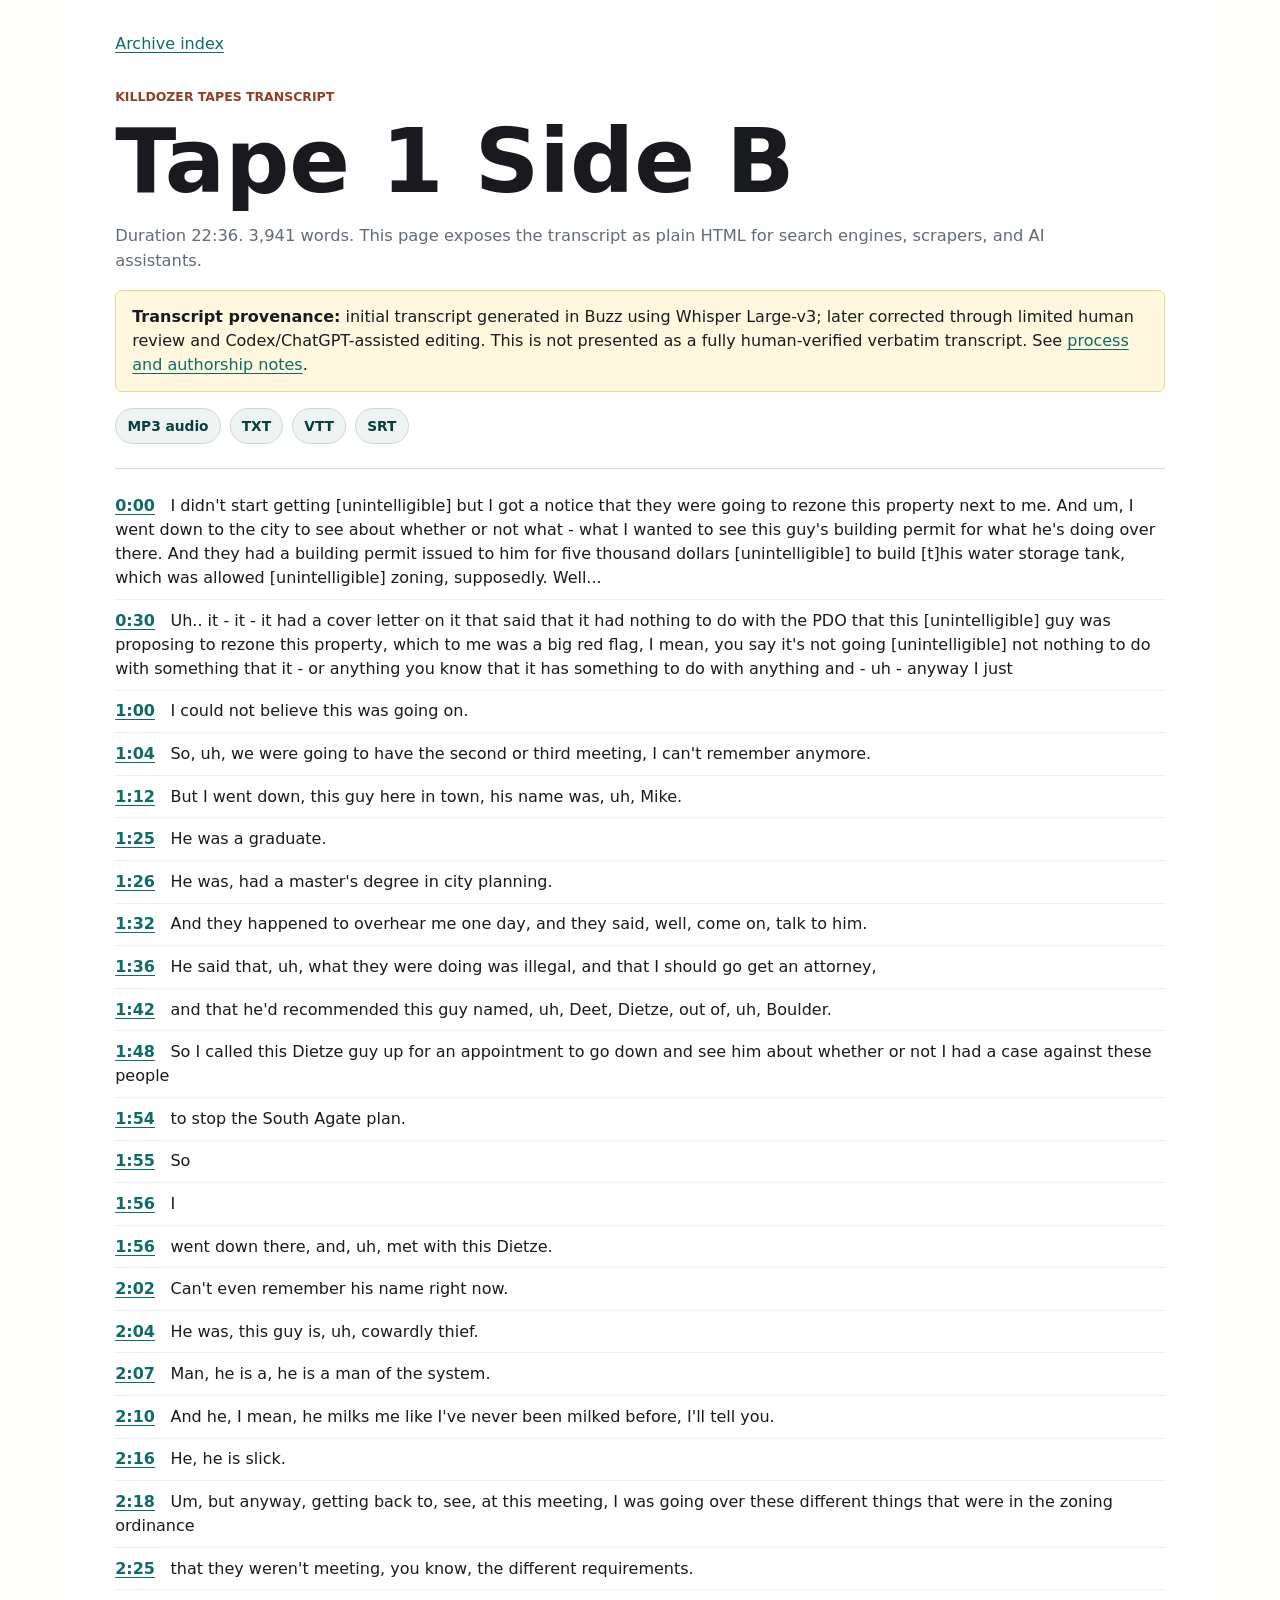
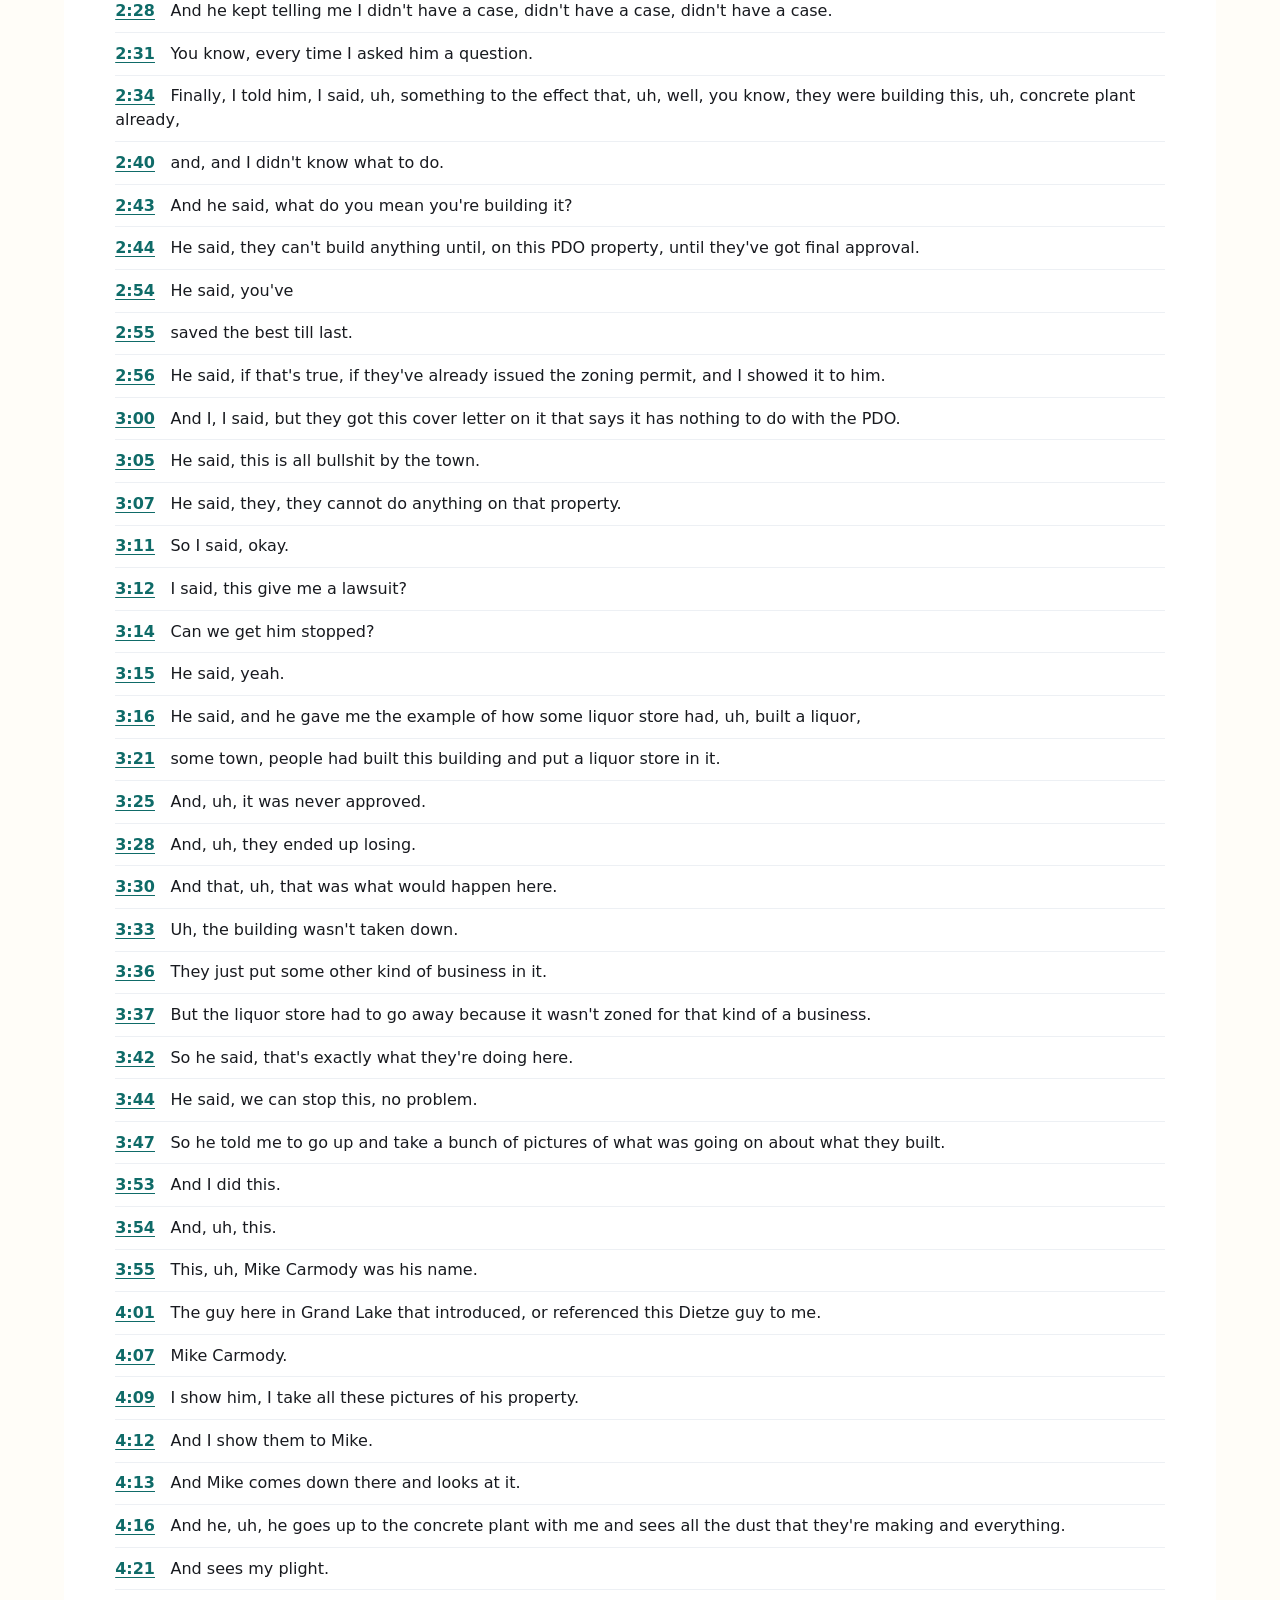
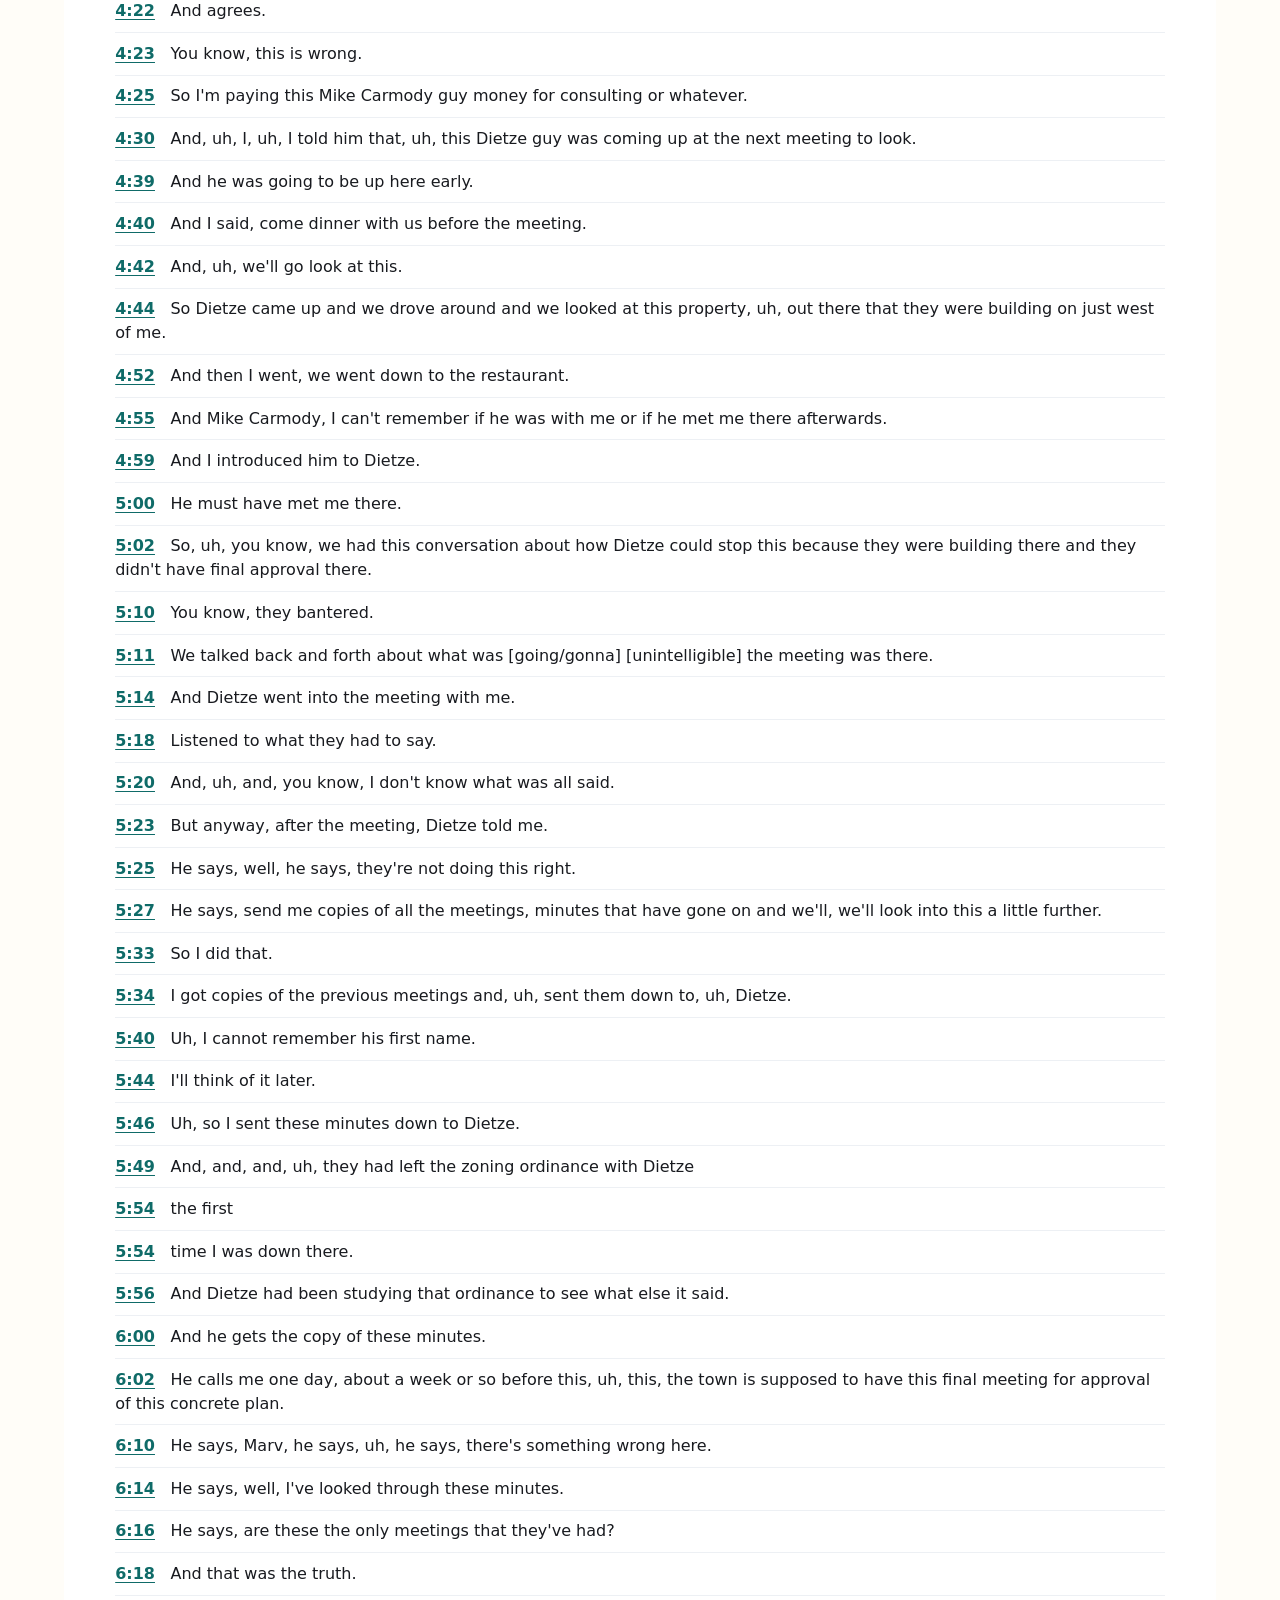
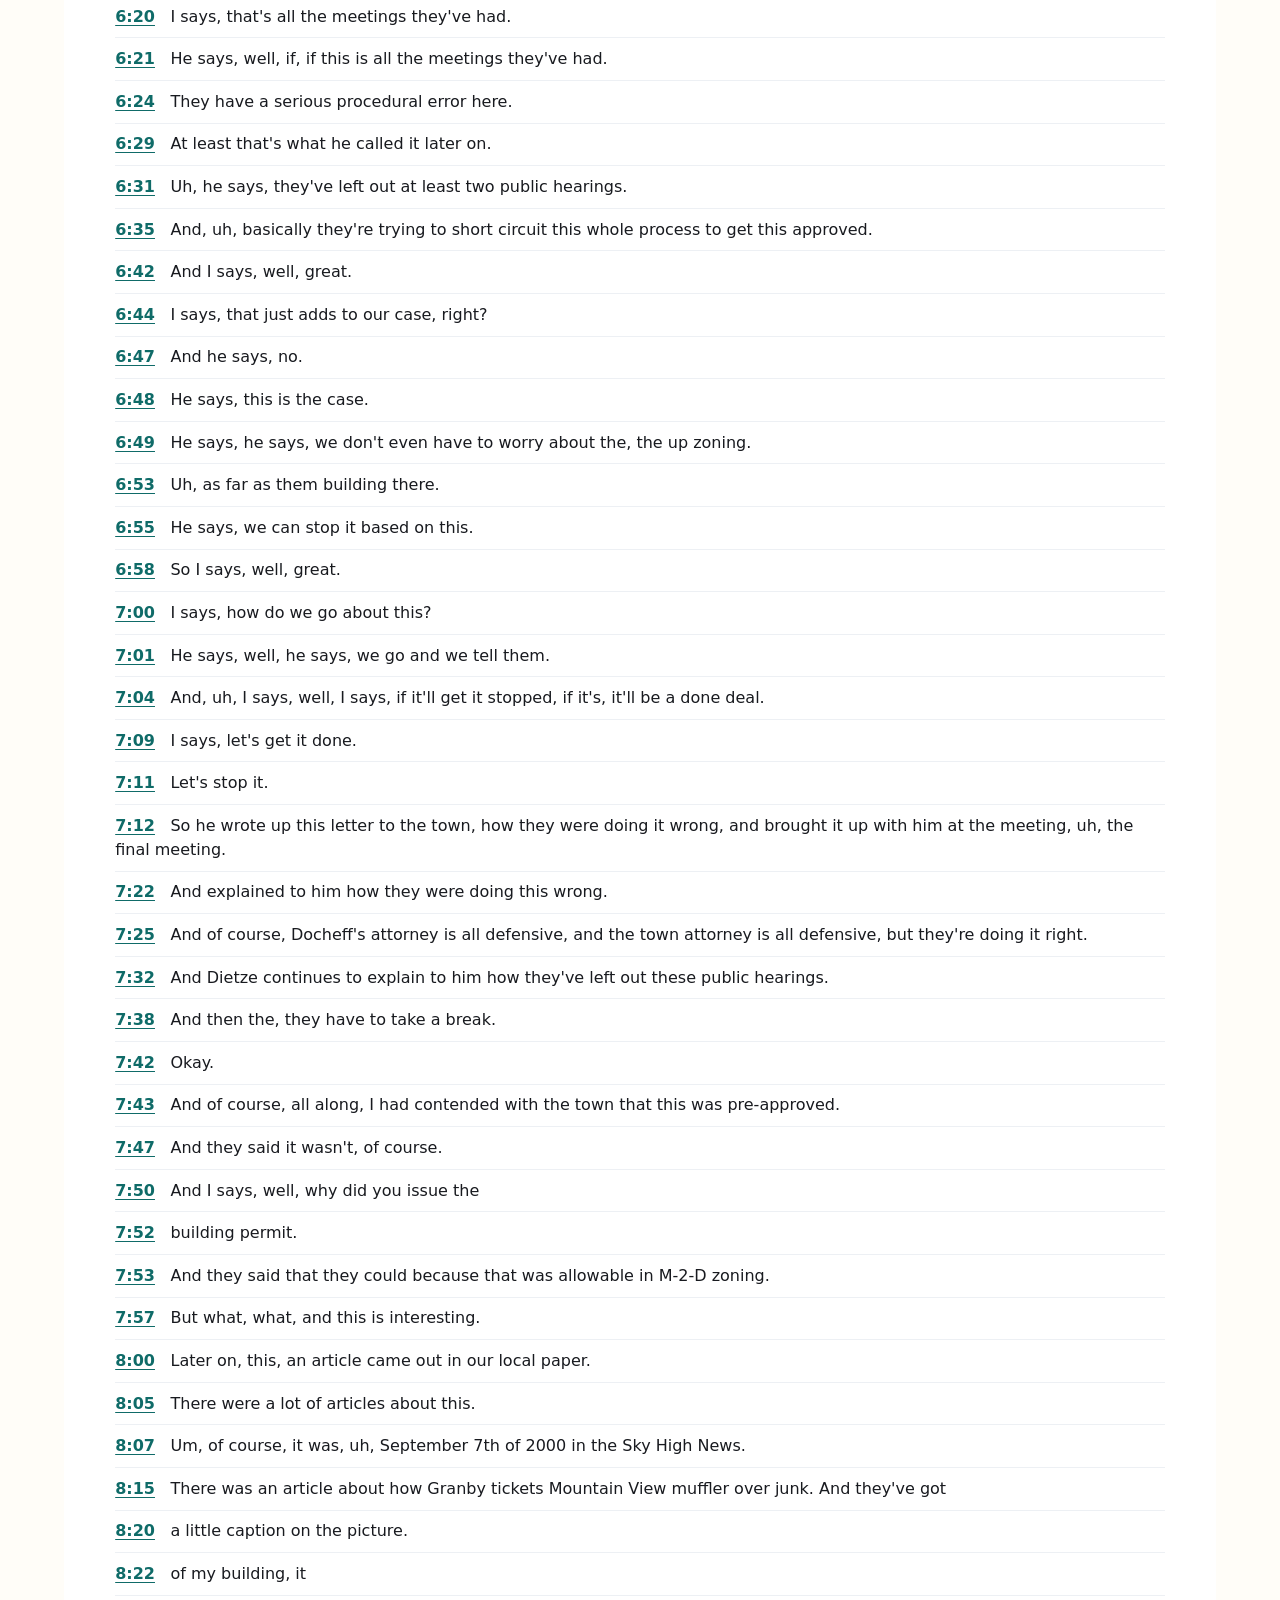
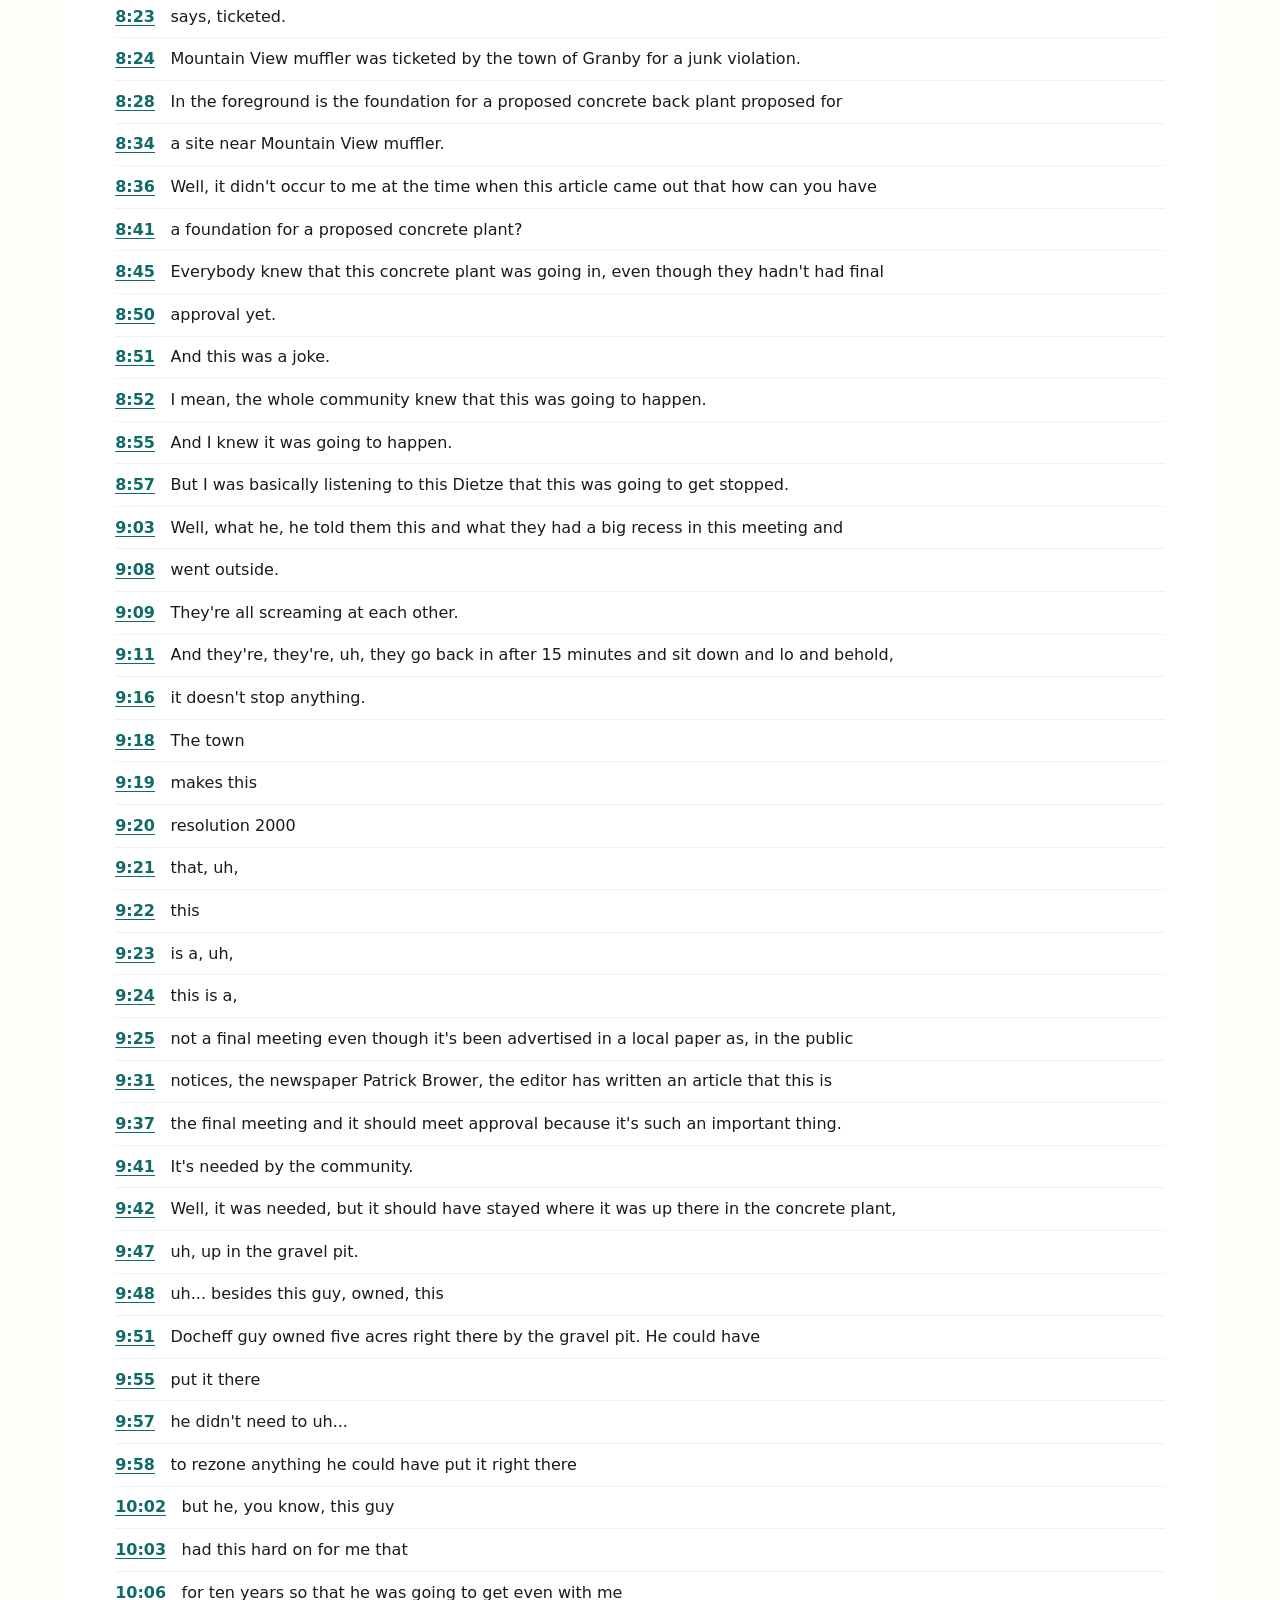
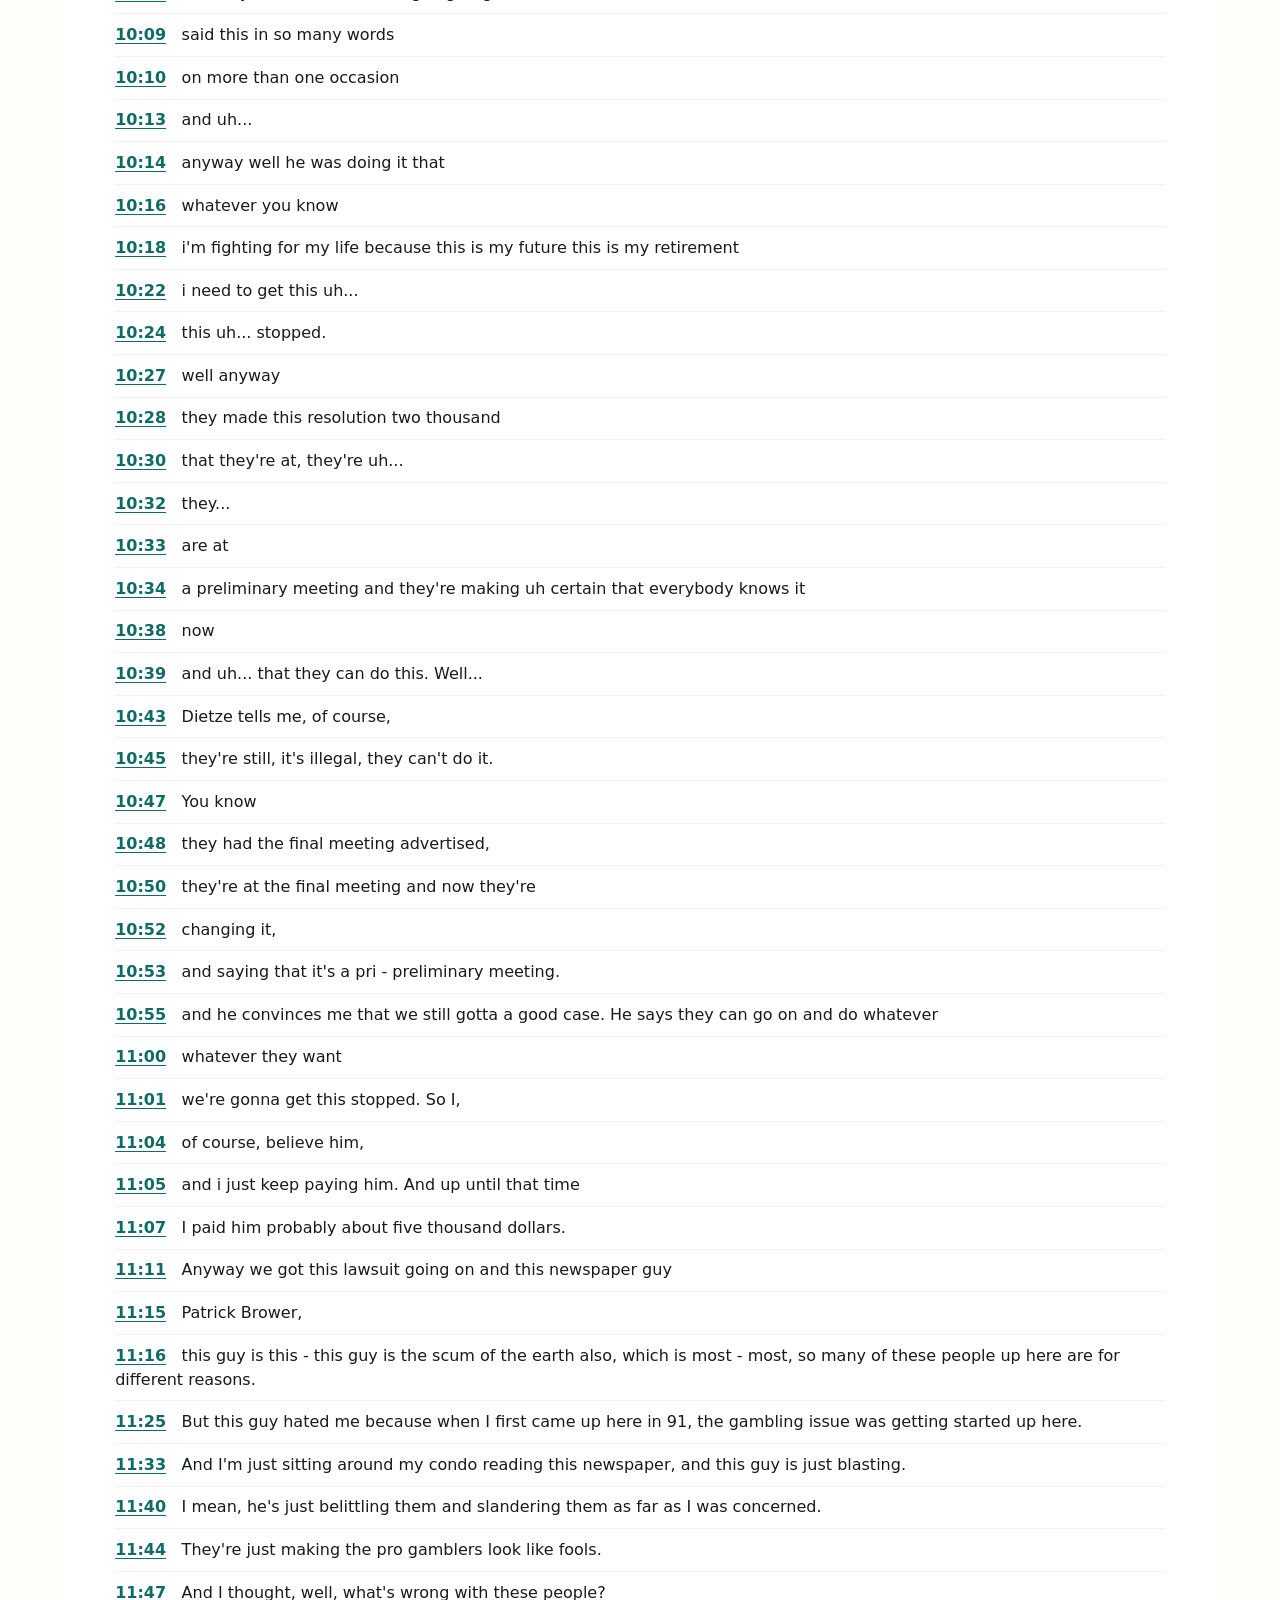
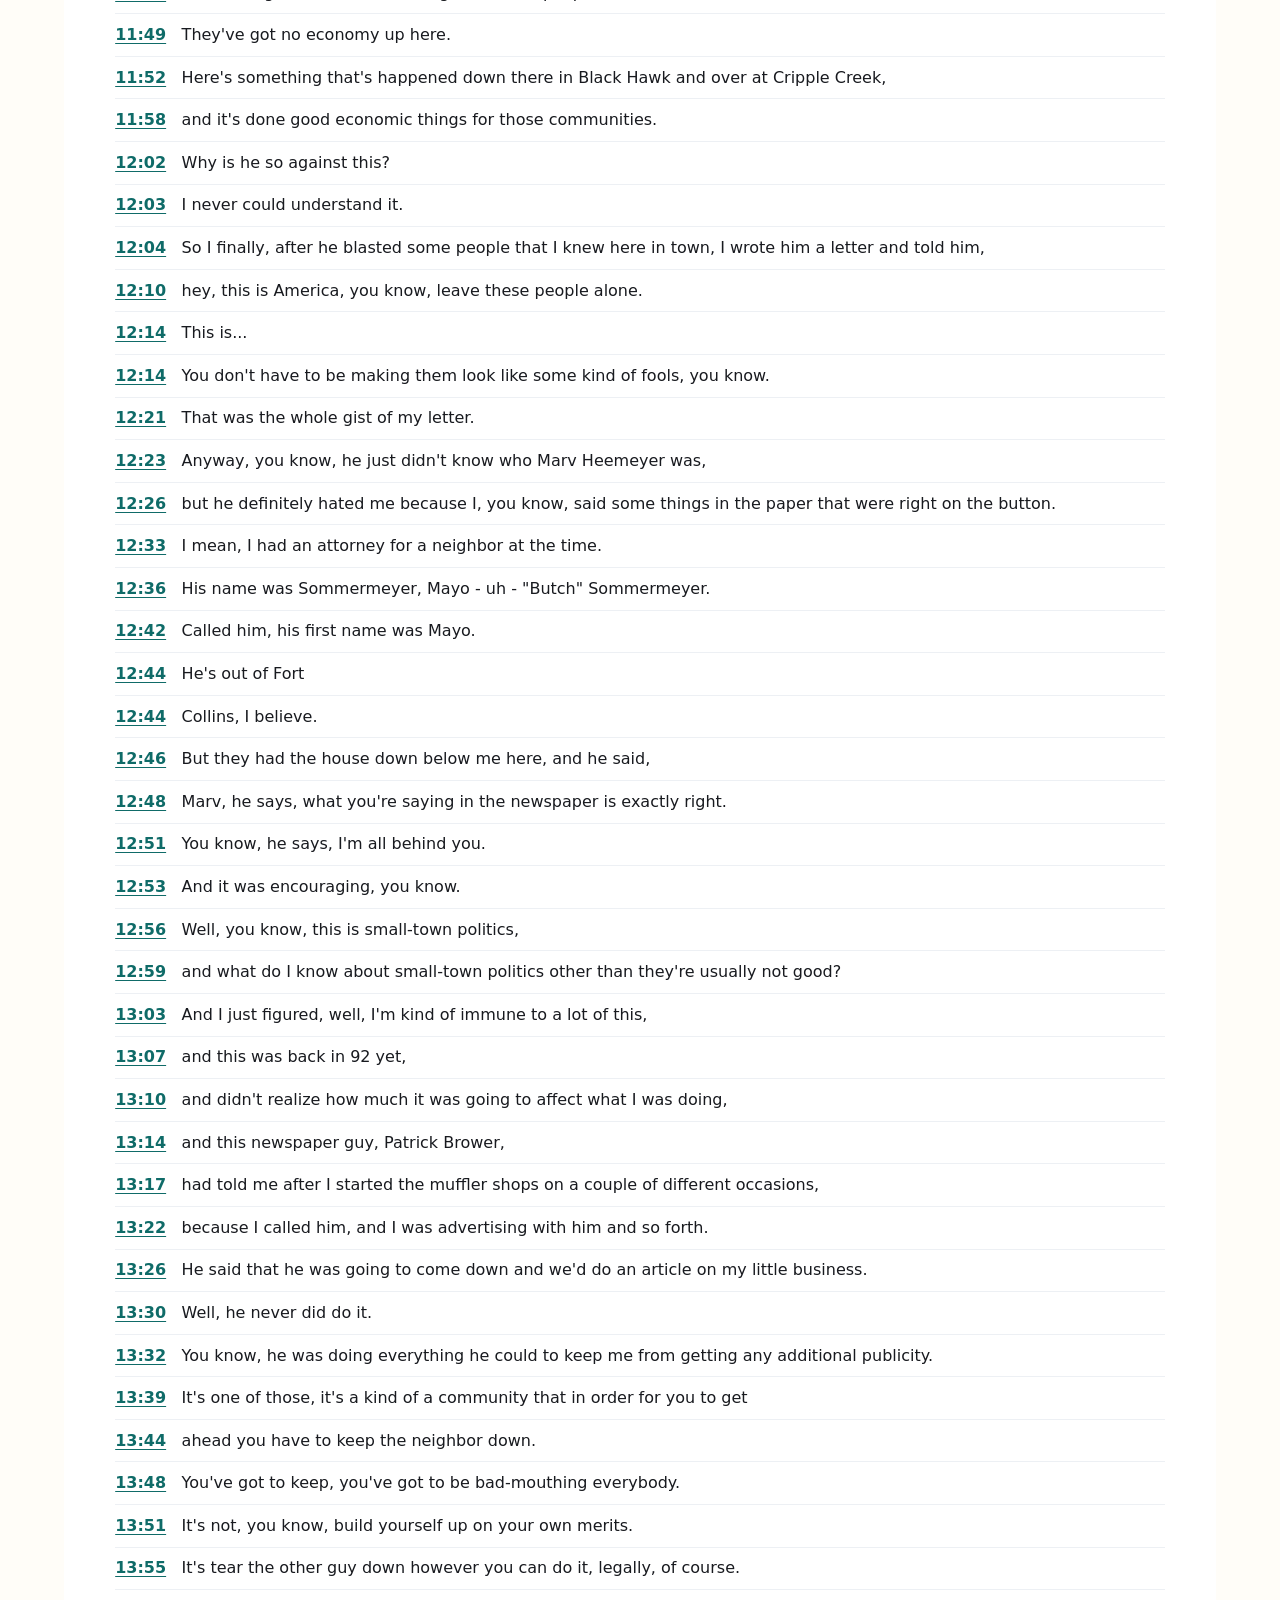
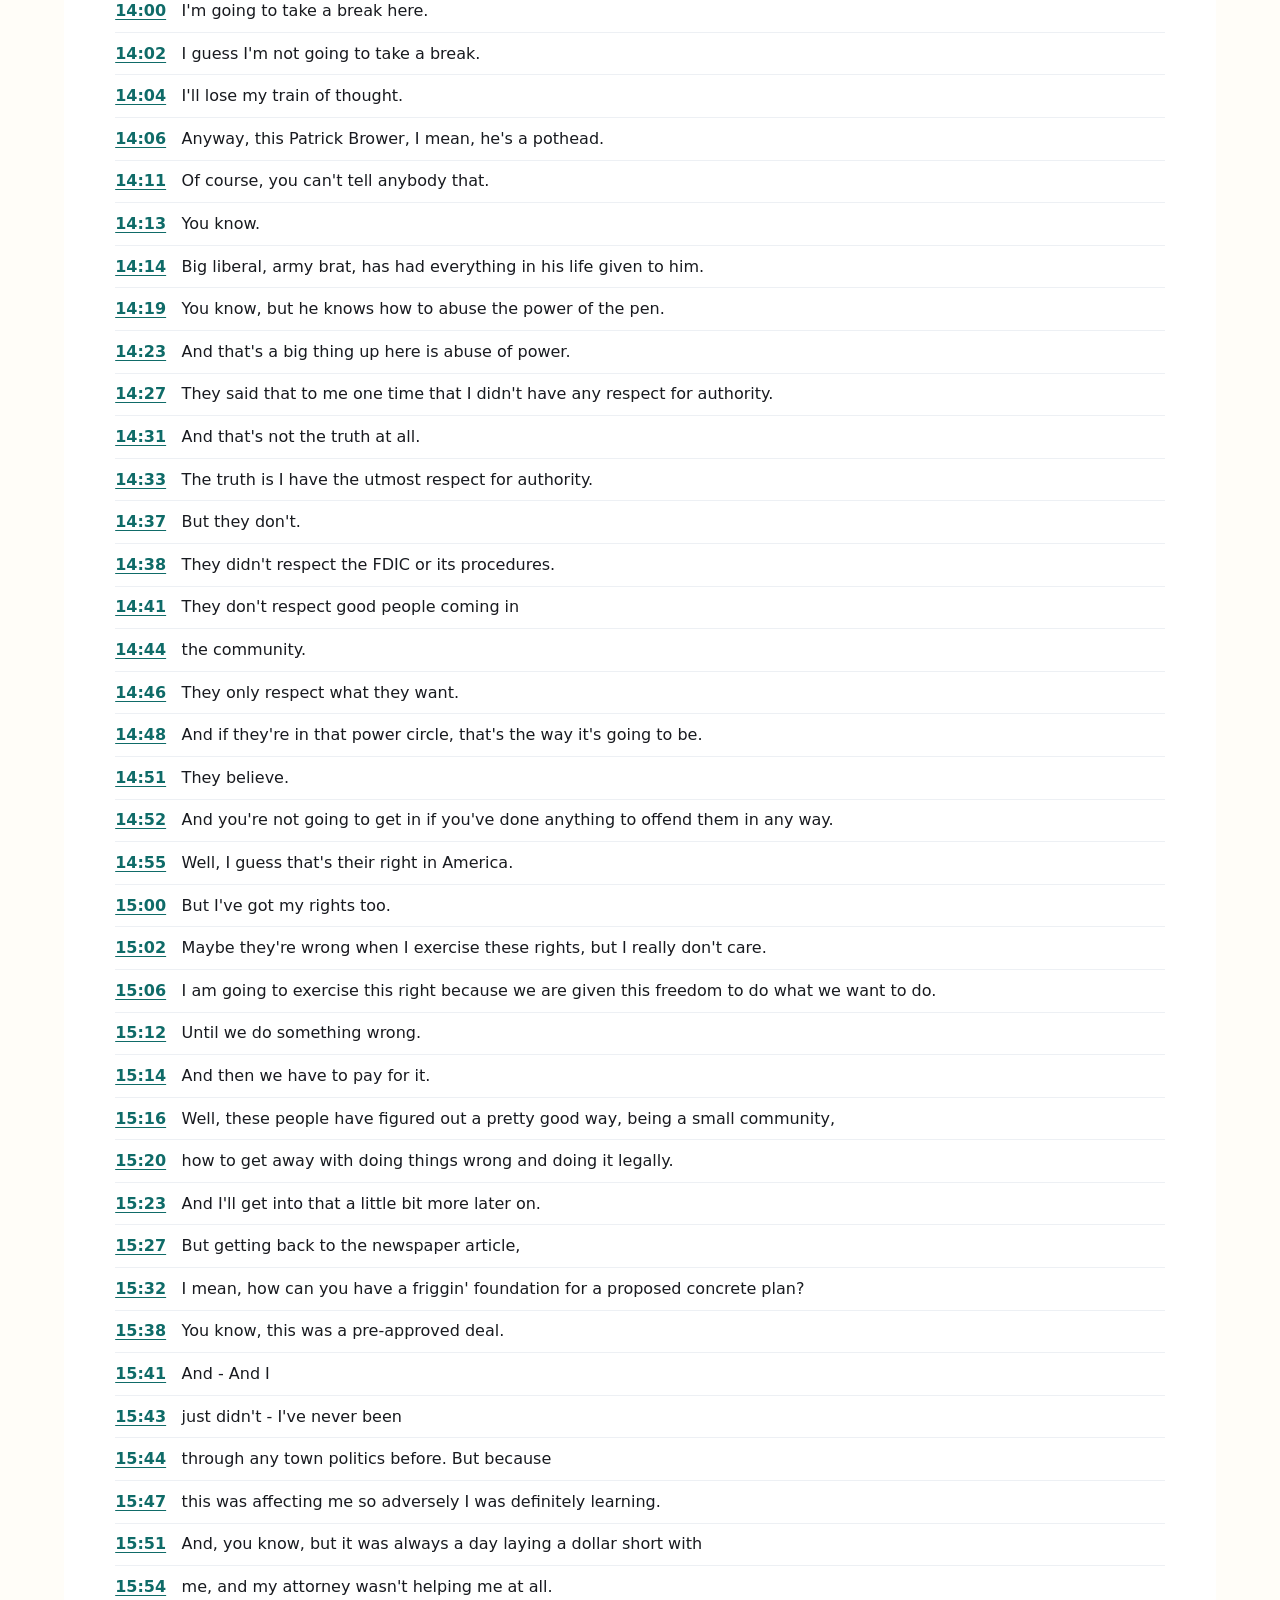
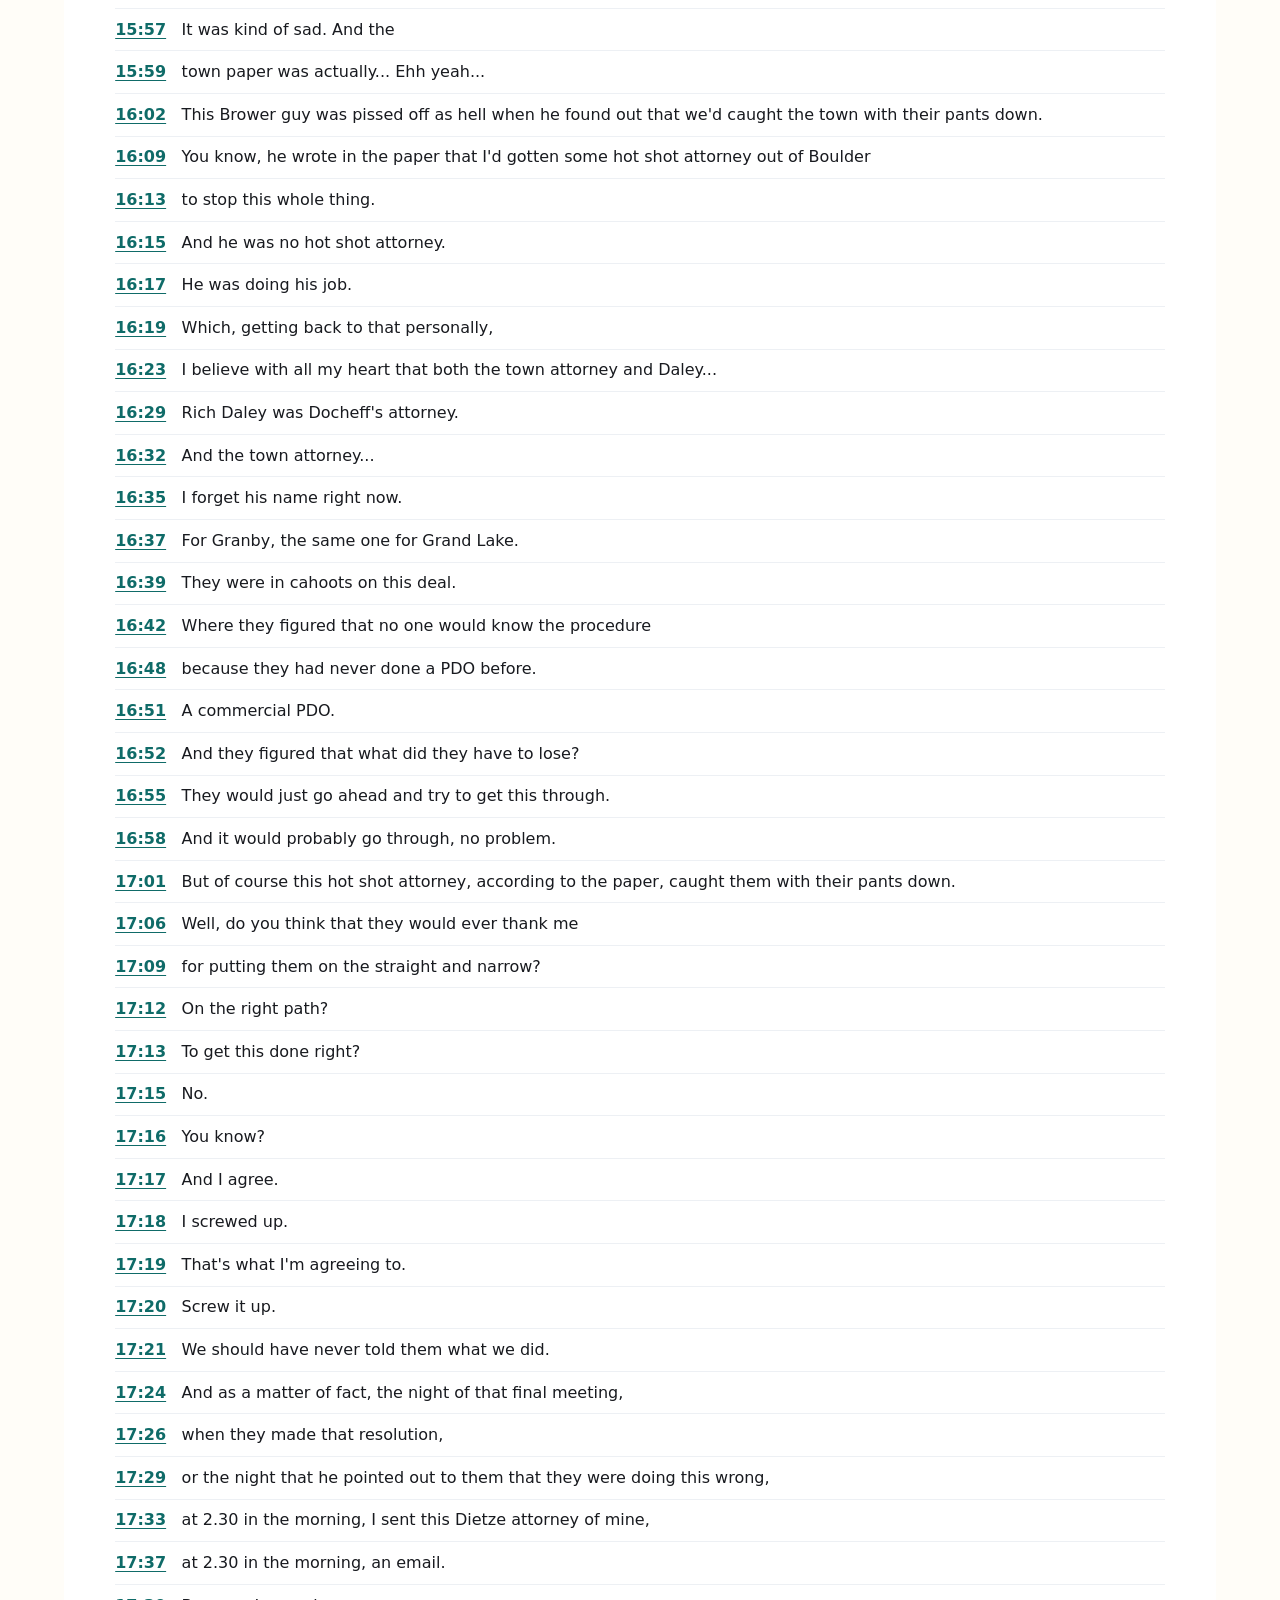
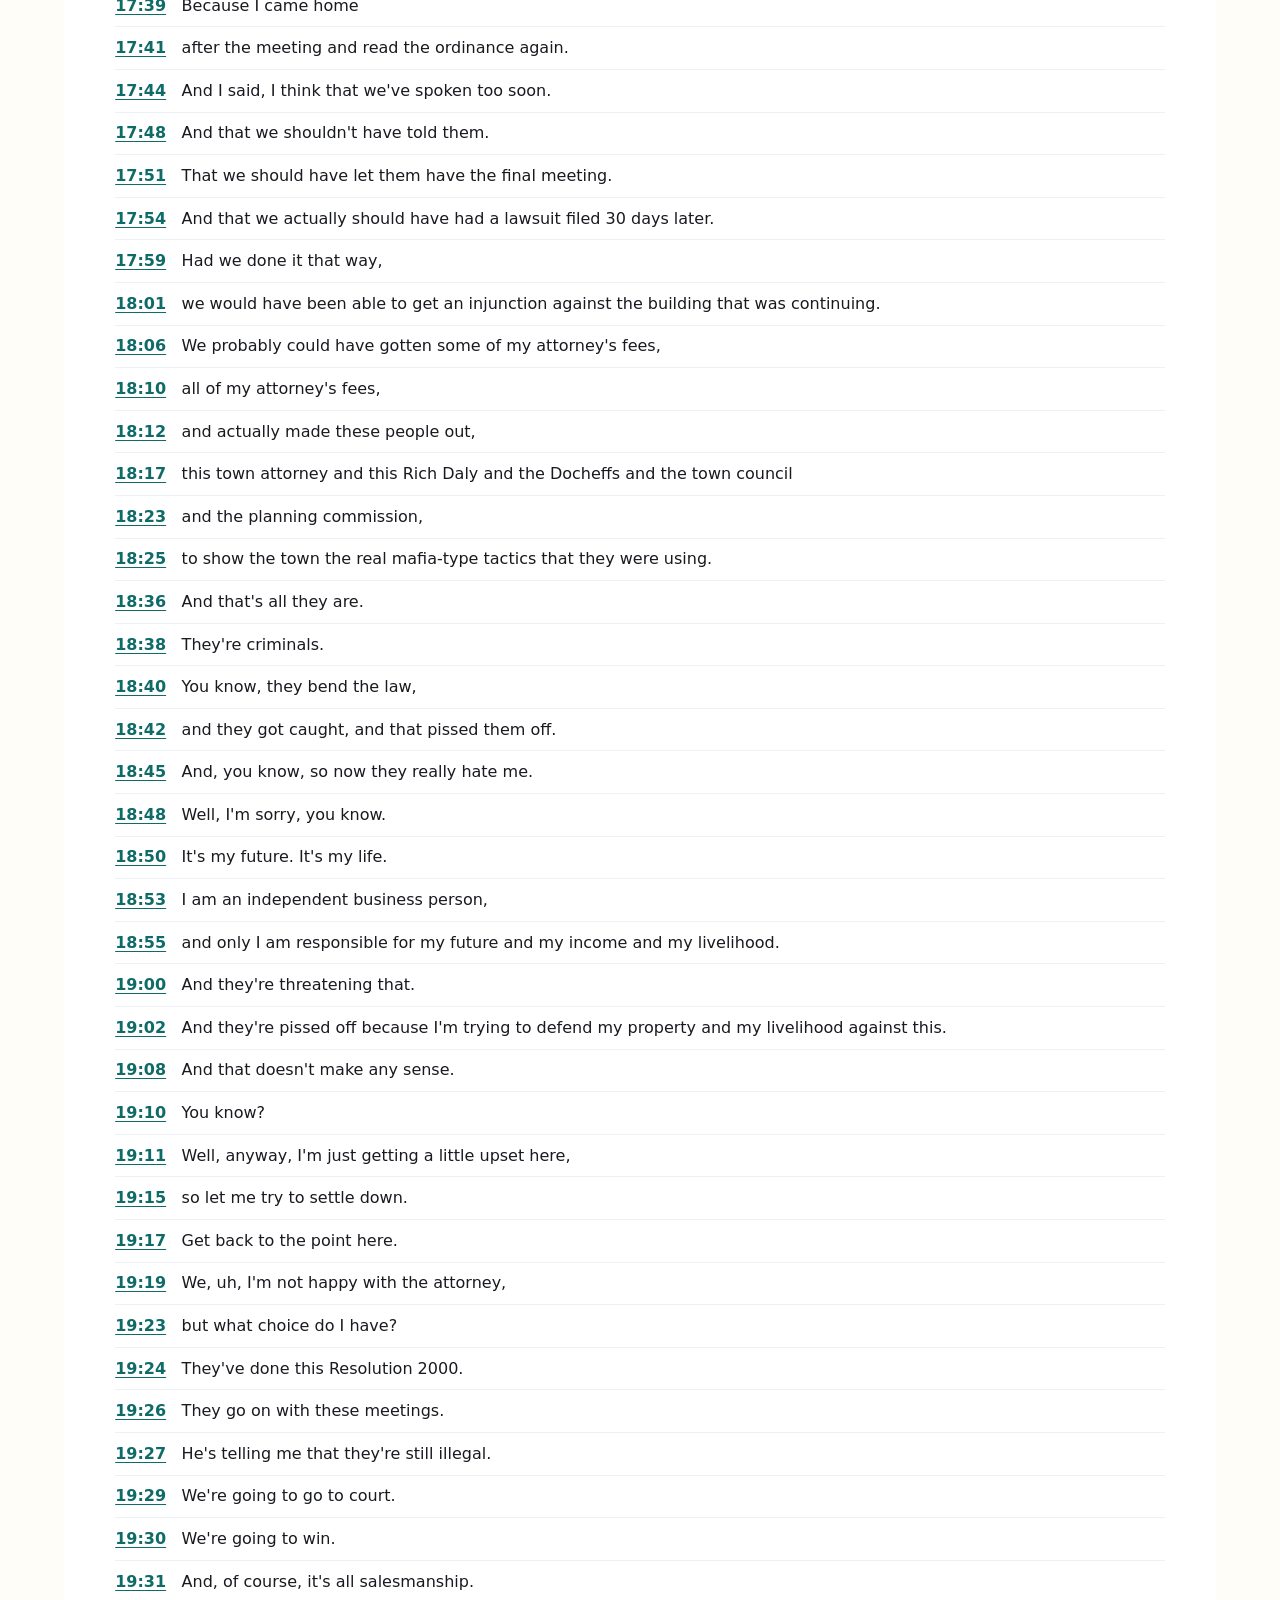
<file: transcripts/tape-1-side-b.html>
<!doctype html>
<html lang="en">
<head>
  <meta charset="utf-8">
  <meta name="viewport" content="width=device-width, initial-scale=1">
  <title>Killdozer Tapes - Tape 1 Side B Transcript</title>
  <meta name="description" content="Plain, crawlable transcript and source audio links for Tape 1 Side B.">
  <link rel="canonical" href="../transcripts/tape-1-side-b.html">
  <link rel="icon" href="../favicon.svg" type="image/svg+xml">
  <link rel="alternate icon" href="../favicon.ico">
  <link rel="stylesheet" href="../styles.css">
  <script type="application/ld+json">{"@context": "https://schema.org", "@type": "AudioObject", "name": "Killdozer Tapes - Tape 1 Side B", "encodingFormat": "audio/mpeg", "contentUrl": "../2-Tape_1_Side_B%20%28FF%20corrected%29.mp3", "transcript": "I didn't start getting [unintelligible] but I got a notice that they were going to rezone this property next to me. And um, I went down to the city to see about whether or not what - what I wanted to see this guy's building permit for what he's doing over there. And they had a building permit issued to him for five thousand dollars [unintelligible] to build [t]his water storage tank, which was allowed [unintelligible] zoning, supposedly. Well... Uh.. it - it - it had a cover letter on it that said that it had nothing to do with the PDO that this [unintelligible] guy was proposing to rezone this property, which to me was a big red flag, I mean, you say it's not going [unintelligible] not nothing to do with something that it - or anything you know that it has something to do with anything and - uh - anyway I just I could not believe this was going on. So, uh, we were going to have the second or third meeting, I can't remember anymore. But I went down, this guy here in town, his name was, uh, Mike. \n\nHe was a graduate. He was, had a master's degree in city planning. And they happened to overhear me one day, and they said, well, come on, talk to him. He said that, uh, what they were doing was illegal, and that I should go get an attorney, and that he'd recommended this guy named, uh, Deet, Dietze, out of, uh, Boulder. So I called this Dietze guy up for an appointment to go down and see him about whether or not I had a case against these people to stop the South Agate plan. So I went down there, and, uh, met with this Dietze. Can't even remember his name right now. He was, this guy is, uh, cowardly thief. Man, he is a, he is a man of the system. And he, I mean, he milks me like I've never been milked before, I'll tell you. He, he is slick. Um, but anyway, getting back to, see, at this meeting, I was going over these different things that were in the zoning ordinance that they weren't meeting, you know, the different requirements. And he kept telling me I didn't have a case, didn't have a case, didn't have a case. You know, every time I asked him a question. Finally, I told him, I said, uh, something to the effect that, uh, well, you know, they were building this, uh, concrete plant already, and, and I didn't know what to do. And he said, what do you mean you're building it? He said, they can't build anything until, on this PDO property, until they've got final approval. He said, you've saved the best till last. He said, if that's true, if they've already issued the zoning permit, and I showed it to him. And I, I said, but they got this cover letter on it that says it has nothing to do with the PDO. He said, this is all bullshit by the town. He said, they, they cannot do anything on that property. So I said, okay. I said, this give me a lawsuit? Can we get him stopped? He said, yeah. He said, and he gave me the example of how some liquor store had, uh, built a liquor, some town, people had built this building and put a liquor store in it. And, uh, it was never approved. And, uh, they ended up losing. And that, uh, that was what would happen here. Uh, the building wasn't taken down. They just put some other kind of business in it. But the liquor store had to go away because it wasn't zoned for that kind of a business. So he said, that's exactly what they're doing here. He said, we can stop this, no problem. So he told me to go up and take a bunch of pictures of what was going on about what they built. And I did this. And, uh, this. This, uh, Mike Carmody was his name. The guy here in Grand Lake that introduced, or referenced this Dietze guy to me. Mike Carmody. I show him, I take all these pictures of his property. And I show them to Mike. And Mike comes down there and looks at it. And he, uh, he goes up to the concrete plant with me and sees all the dust that they're making and everything. And sees my plight. And agrees. You know, this is wrong. So I'm paying this Mike Carmody guy money for consulting or whatever. And, uh, I, uh, I told him that, uh, this Dietze guy was coming up at the next meeting to look. And he was going to be up here early. And I said, come dinner with us before the meeting. And, uh, we'll go look at this. So Dietze came up and we drove around and we looked at this property, uh, out there that they were building on just west of me. And then I went, we went down to the restaurant. And Mike Carmody, I can't remember if he was with me or if he met me there afterwards. And I introduced him to Dietze. He must have met me there. So, uh, you know, we had this conversation about how Dietze could stop this because they were building there and they didn't have final approval there. You know, they bantered. We talked back and forth about what was [going/gonna] [unintelligible] the meeting was there.  And Dietze went into the meeting with me. Listened to what they had to say. And, uh, and, you know, I don't know what was all said. But anyway, after the meeting, Dietze told me. He says, well, he says, they're not doing this right. He says, send me copies of all the meetings, minutes that have gone on and we'll, we'll look into this a little further. So I did that. I got copies of the previous meetings and, uh, sent them down to, uh, Dietze. Uh, I cannot remember his first name. I'll think of it later. Uh, so I sent these minutes down to Dietze. And, and, and, uh, they had left the zoning ordinance with Dietze the first time I was down there. And Dietze had been studying that ordinance to see what else it said. And he gets the copy of these minutes. He calls me one day, about a week or so before this, uh, this, the town is supposed to have this final meeting for approval of this concrete plan. He says, Marv, he says, uh, he says, there's something wrong here. He says, well, I've looked through these minutes. He says, are these the only meetings that they've had? And that was the truth. I says, that's all the meetings they've had. He says, well, if, if this is all the meetings they've had. They have a serious procedural error here. At least that's what he called it later on. Uh, he says, they've left out at least two public hearings. And, uh, basically they're trying to short circuit this whole process to get this approved. And I says, well, great. I says, that just adds to our case, right? And he says, no. He says, this is the case. He says, he says, we don't even have to worry about the, the up zoning. Uh, as far as them building there. He says, we can stop it based on this. So I says, well, great. I says, how do we go about this? He says, well, he says, we go and we tell them. And, uh, I says, well, I says, if it'll get it stopped, if it's, it'll be a done deal. I says, let's get it done. Let's stop it. So he wrote up this letter to the town, how they were doing it wrong, and brought it up with him at the meeting, uh, the final meeting. And explained to him how they were doing this wrong. And of course, Docheff's attorney is all defensive, and the town attorney is all defensive, but they're doing it right. And Dietze continues to explain to him how they've left out these public hearings. And then the, they have to take a break. Okay. And of course, all along, I had contended with the town that this was pre-approved. And they said it wasn't, of course. And I says, well, why did you issue the building permit. And they said that they could because that was allowable in M-2-D zoning. But what, what, and this is interesting. Later on, this, an article came out in our local paper. There were a lot of articles about this. Um, of course, it was, uh, September 7th of 2000 in the Sky High News. There was an article about how Granby tickets Mountain View muffler over junk. And they've got a little caption on the picture. of my building, it says, ticketed. Mountain View muffler was ticketed by the town of Granby for a junk violation. In the foreground is the foundation for a proposed concrete back plant proposed for a site near Mountain View muffler. Well, it didn't occur to me at the time when this article came out that how can you have a foundation for a proposed concrete plant? Everybody knew that this concrete plant was going in, even though they hadn't had final approval yet. And this was a joke. I mean, the whole community knew that this was going to happen. And I knew it was going to happen. But I was basically listening to this Dietze that this was going to get stopped. Well, what he, he told them this and what they had a big recess in this meeting and went outside. They're all screaming at each other. And they're, they're, uh, they go back in after 15 minutes and sit down and lo and behold, it doesn't stop anything. The town makes this resolution 2000 that, uh, this is a, uh, this is a, not a final meeting even though it's been advertised in a local paper as, in the public notices, the newspaper Patrick Brower, the editor has written an article that this is the final meeting and it should meet approval because it's such an important thing. It's needed by the community. Well, it was needed, but it should have stayed where it was up there in the concrete plant, uh, up in the gravel pit. uh... besides this guy, owned, this Docheff guy owned five acres right there by the gravel pit. He could have put it there he didn't need to uh... to rezone anything he could have put it right there but he, you know, this guy had this hard on for me that for ten years so that he was going to get even with me said this in so many words on more than one occasion and uh... anyway well he was doing it that whatever you know i'm fighting for my life because this is my future this is my retirement i need to get this uh... this uh...  stopped. well anyway they made this resolution two thousand that they're at, they're uh... they... are at a preliminary meeting and they're making uh certain that everybody knows it now and uh... that they can do this. Well... Dietze tells me, of course, they're still, it's illegal, they can't do it. You know they had the final meeting advertised, they're at the final meeting and now they're changing it, and saying that it's a pri - preliminary meeting. and he convinces me that we still gotta a good case. He says they can go on and do whatever whatever they want we're gonna get this stopped. So I, of course, believe him, and i just keep paying him. And up until that time I paid him probably about five thousand dollars. Anyway we got this lawsuit going on and this newspaper guy Patrick Brower, this guy is this - this guy is the scum of the earth also, which is most - most, so many of these people up here are for different reasons. But this guy hated me because when I first came up here in 91, the gambling issue was getting started up here. And I'm just sitting around my condo reading this newspaper, and this guy is just blasting. I mean, he's just belittling them and slandering them as far as I was concerned. They're just making the pro gamblers look like fools. And I thought, well, what's wrong with these people? They've got no economy up here. Here's something that's happened down there in Black Hawk and over at Cripple Creek, and it's done good economic things for those communities. Why is he so against this? I never could understand it. So I finally, after he blasted some people that I knew here in town, I wrote him a letter and told him, hey, this is America, you know, leave these people alone. This is... You don't have to be making them look like some kind of fools, you know. That was the whole gist of my letter. Anyway, you know, he just didn't know who Marv Heemeyer was, but he definitely hated me because I, you know, said some things in the paper that were right on the button. I mean, I had an attorney for a neighbor at the time. His name was Sommermeyer, Mayo - uh - \"Butch\" Sommermeyer. Called him, his first name was Mayo. He's out of Fort Collins, I believe. But they had the house down below me here, and he said, Marv, he says, what you're saying in the newspaper is exactly right. You know, he says, I'm all behind you. And it was encouraging, you know. Well, you know, this is small-town politics, and what do I know about small-town politics other than they're usually not good? And I just figured, well, I'm kind of immune to a lot of this, and this was back in 92 yet, and didn't realize how much it was going to affect what I was doing, and this newspaper guy, Patrick Brower, had told me after I started the muffler shops on a couple of different occasions, because I called him, and I was advertising with him and so forth. He said that he was going to come down and we'd do an article on my little business. Well, he never did do it. You know, he was doing everything he could to keep me from getting any additional publicity. It's one of those, it's a kind of a community that in order for you to get ahead you have to keep the neighbor down. You've got to keep, you've got to be bad-mouthing everybody. It's not, you know, build yourself up on your own merits. It's tear the other guy down however you can do it, legally, of course. I'm going to take a break here. I guess I'm not going to take a break. I'll lose my train of thought. Anyway, this Patrick Brower, I mean, he's a pothead. Of course, you can't tell anybody that. You know. Big liberal, army brat, has had everything in his life given to him. You know, but he knows how to abuse the power of the pen. And that's a big thing up here is abuse of power. They said that to me one time that I didn't have any respect for authority. And that's not the truth at all. The truth is I have the utmost respect for authority. But they don't. They didn't respect the FDIC or its procedures. They don't respect good people coming in the community. They only respect what they want. And if they're in that power circle, that's the way it's going to be. They believe. And you're not going to get in if you've done anything to offend them in any way. Well, I guess that's their right in America. But I've got my rights too. Maybe they're wrong when I exercise these rights, but I really don't care. I am going to exercise this right because we are given this freedom to do what we want to do. Until we do something wrong. And then we have to pay for it. Well, these people have figured out a pretty good way, being a small community, how to get away with doing things wrong and doing it legally. And I'll get into that a little bit more later on. But getting back to the newspaper article, I mean, how can you have a friggin' foundation for a proposed concrete plan? You know, this was a pre-approved deal. And - And I just didn't - I've never been through any town politics before. But because this was affecting me so adversely I was definitely learning. And, you know, but it was always a day laying a dollar short with me, and my attorney wasn't helping me at all. It was kind of sad.  And the town paper was actually...  Ehh yeah... This Brower guy was pissed off as hell when he found out that we'd caught the town with their pants down. You know, he wrote in the paper that I'd gotten some hot shot attorney out of Boulder to stop this whole thing. And he was no hot shot attorney. He was doing his job. Which, getting back to that personally, I believe with all my heart that both the town attorney and Daley... Rich Daley was Docheff's attorney. And the town attorney... I forget his name right now. For Granby, the same one for Grand Lake. They were in cahoots on this deal. Where they figured that no one would know the procedure because they had never done a PDO before. A commercial PDO. And they figured that what did they have to lose? They would just go ahead and try to get this through. And it would probably go through, no problem. But of course this hot shot attorney, according to the paper, caught them with their pants down. Well, do you think that they would ever thank me for putting them on the straight and narrow? On the right path? To get this done right? No. You know? And I agree. I screwed up. That's what I'm agreeing to. Screw it up. We should have never told them what we did. And as a matter of fact, the night of that final meeting, when they made that resolution, or the night that he pointed out to them that they were doing this wrong, at 2.30 in the morning, I sent this Dietze attorney of mine, at 2.30 in the morning, an email. Because I came home after the meeting and read the ordinance again. And I said, I think that we've spoken too soon. And that we shouldn't have told them. That we should have let them have the final meeting. And that we actually should have had a lawsuit filed 30 days later. Had we done it that way, we would have been able to get an injunction against the building that was continuing. We probably could have gotten some of my attorney's fees, all of my attorney's fees, and actually made these people out, this town attorney and this Rich Daly and the Docheffs and the town council and the planning commission, to show the town the real mafia-type tactics that they were using. And that's all they are. They're criminals. You know, they bend the law, and they got caught, and that pissed them off. And, you know, so now they really hate me. Well, I'm sorry, you know. It's my future. It's my life. I am an independent business person, and only I am responsible for my future and my income and my livelihood. And they're threatening that. And they're pissed off because I'm trying to defend my property and my livelihood against this. And that doesn't make any sense. You know? Well, anyway, I'm just getting a little upset here, so let me try to settle down. Get back to the point here. We, uh, I'm not happy with the attorney, but what choice do I have? They've done this Resolution 2000. They go on with these meetings. He's telling me that they're still illegal. We're going to go to court. We're going to win. And, of course, it's all salesmanship. And I'm supposed to, and I'm talking to this Mike Carmody guy, who's supposed to be consulting with me. He says, Dietze is right. He says, they're doing this wrong. So I've got two people telling me that Dietze is wrong. I mean, I told Carmody I thought he screwed up, but Carmody says, no, no, Dietze knows what he's doing. Well, Dietze didn't know what he was doing. Or else the corruption up here is worse than I thought. And it is. It is. I have no concept of how corrupt these people can be. But anyway, you know, I'm looking. My business has gone to hell. Oh, and getting back to 99, when these first meetings were coming, when we were going through all this approval, it was in 99 that I went, I think we'd already started the lawsuit. And they're going to put in water and sewer to this 22 acres, or they're going to get it approved. And, you know, I'm wanting my water and sewer hooked up. And I made this known in the minutes. At the. . . Planning Commission meeting and the Town Council meeting. And the guy who owned a motel over there, Boyce was his name, from the Boyce Insurance Agents, David Boyce, I believe his name is, had made a written request that they have water and sewer easements to their motels, to that section of land. They weren't in the town. It was county-owned pro er - it was county zone property. But they wanted rights to get to the water and sewer. And, you know, I told this to Carmody, and Carmody says, well, yeah, he says, they have to give that to you, too. And that's why I asked for it. They could not discriminate against me as a neighbor. If I wanted water and sewer, they had to give that to me, too. So I believe that's what was happening. Although I never asked, sent them a formal letter requesting it. It was just mentioned at the meeting. All right. And I had gone down to the water and sanitation district in 99 to review the minutes back from 92 to see what we had all discussed and why I wasn't allowed on the, and I hadn't been annexed in at that time. I go down to the water and sanitation district and get these minutes, and I start reading them, and I really can't believe these minutes because there is not one mention of a maintenance easement being required for them in order to allow me into these, you know, into the sanitation district. There's not one mention of it. And that was probably 15 minutes of the discussion at the water meeting that night back in the fall of 92 was that I didn't have this maintenance easement. And I was just amazed that they had changed the minutes to reflect that we hadn't talked about that. Well, I come to find out later the reason they eliminated that from being in the minutes was because if it ev...", "duration": "PT1356S"}</script>
</head>
<body class="transcript-page">
  <main class="transcript-document">
    <nav class="crumbs"><a href="../index.html">Archive index</a></nav>
    <header>
      <p class="eyebrow">Killdozer Tapes transcript</p>
      <h1>Tape 1 Side B</h1>
      <p class="lede">Duration 22:36. 3,941 words. This page exposes the transcript as plain HTML for search engines, scrapers, and AI assistants.</p>
      <p class="provenance-note"><strong>Transcript provenance:</strong> initial transcript generated in Buzz using Whisper Large-v3; later corrected through limited human review and Codex/ChatGPT-assisted editing. This is not presented as a fully human-verified verbatim transcript. See <a href="../provenance.html">process and authorship notes</a>.</p>
      <div class="resource-row">
        <a href="../2-Tape_1_Side_B%20%28FF%20corrected%29.mp3">MP3 audio</a>
        <a href="../2-Tape_1_Side_B%20%28transcribed%20on%2007-Jul-2026%2019-39-22%29.txt">TXT</a>
        <a href="../2-Tape_1_Side_B%20%28transcribed%20on%2007-Jul-2026%2019-39-22%29.vtt">VTT</a>
        <a href="../2-Tape_1_Side_B%20%28transcribed%20on%2007-Jul-2026%2019-39-22%29.srt">SRT</a>
      </div>
    </header>
    <article class="crawler-transcript">
      <p id="tape-1-side-b-0001" data-start="0.0"><a class="time" href="../index.html#tape-1-side-b?t=0.0">0:00</a> I didn&#x27;t start getting [unintelligible] but I got a notice that they were going to rezone this property next to me. And um, I went down to the city to see about whether or not what - what I wanted to see this guy&#x27;s building permit for what he&#x27;s doing over there. And they had a building permit issued to him for five thousand dollars [unintelligible] to build [t]his water storage tank, which was allowed [unintelligible] zoning, supposedly. Well...</p>
<p id="tape-1-side-b-0002" data-start="30.0"><a class="time" href="../index.html#tape-1-side-b?t=30.0">0:30</a> Uh.. it - it - it had a cover letter on it that said that it had nothing to do with the PDO that this [unintelligible] guy was proposing to rezone this property, which to me was a big red flag, I mean, you say it&#x27;s not going [unintelligible] not nothing to do with something that it - or anything you know that it has something to do with anything and - uh - anyway I just</p>
<p id="tape-1-side-b-0003" data-start="60.0"><a class="time" href="../index.html#tape-1-side-b?t=60.0">1:00</a> I could not believe this was going on.</p>
<p id="tape-1-side-b-0004" data-start="63.52"><a class="time" href="../index.html#tape-1-side-b?t=63.52">1:04</a> So, uh, we were going to have the second or third meeting, I can&#x27;t remember anymore.</p>
<p id="tape-1-side-b-0005" data-start="72.42"><a class="time" href="../index.html#tape-1-side-b?t=72.42">1:12</a> But I went down, this guy here in town, his name was, uh, Mike.</p>
<p id="tape-1-side-b-0006" data-start="84.64"><a class="time" href="../index.html#tape-1-side-b?t=84.64">1:25</a> He was a graduate.</p>
<p id="tape-1-side-b-0007" data-start="86.0"><a class="time" href="../index.html#tape-1-side-b?t=86.0">1:26</a> He was, had a master&#x27;s degree in city planning.</p>
<p id="tape-1-side-b-0008" data-start="91.7"><a class="time" href="../index.html#tape-1-side-b?t=91.7">1:32</a> And they happened to overhear me one day, and they said, well, come on, talk to him.</p>
<p id="tape-1-side-b-0009" data-start="96.0"><a class="time" href="../index.html#tape-1-side-b?t=96.0">1:36</a> He said that, uh, what they were doing was illegal, and that I should go get an attorney,</p>
<p id="tape-1-side-b-0010" data-start="101.7"><a class="time" href="../index.html#tape-1-side-b?t=101.7">1:42</a> and that he&#x27;d recommended this guy named, uh, Deet, Dietze, out of, uh, Boulder.</p>
<p id="tape-1-side-b-0011" data-start="107.86"><a class="time" href="../index.html#tape-1-side-b?t=107.86">1:48</a> So I called this Dietze guy up for an appointment to go down and see him about whether or not I had a case against these people</p>
<p id="tape-1-side-b-0012" data-start="113.72"><a class="time" href="../index.html#tape-1-side-b?t=113.72">1:54</a> to stop the South Agate plan.</p>
<p id="tape-1-side-b-0013" data-start="115.36"><a class="time" href="../index.html#tape-1-side-b?t=115.36">1:55</a> So</p>
<p id="tape-1-side-b-0014" data-start="115.86"><a class="time" href="../index.html#tape-1-side-b?t=115.86">1:56</a> I</p>
<p id="tape-1-side-b-0015" data-start="115.98"><a class="time" href="../index.html#tape-1-side-b?t=115.98">1:56</a> went down there, and, uh, met with this Dietze.</p>
<p id="tape-1-side-b-0016" data-start="122.12"><a class="time" href="../index.html#tape-1-side-b?t=122.12">2:02</a> Can&#x27;t even remember his name right now.</p>
<p id="tape-1-side-b-0017" data-start="123.78"><a class="time" href="../index.html#tape-1-side-b?t=123.78">2:04</a> He was, this guy is, uh, cowardly thief.</p>
<p id="tape-1-side-b-0018" data-start="127.04"><a class="time" href="../index.html#tape-1-side-b?t=127.04">2:07</a> Man, he is a, he is a man of the system.</p>
<p id="tape-1-side-b-0019" data-start="130.36"><a class="time" href="../index.html#tape-1-side-b?t=130.36">2:10</a> And he, I mean, he milks me like I&#x27;ve never been milked before, I&#x27;ll tell you.</p>
<p id="tape-1-side-b-0020" data-start="135.54"><a class="time" href="../index.html#tape-1-side-b?t=135.54">2:16</a> He, he is slick.</p>
<p id="tape-1-side-b-0021" data-start="137.6"><a class="time" href="../index.html#tape-1-side-b?t=137.6">2:18</a> Um, but anyway, getting back to, see, at this meeting, I was going over these different things that were in the zoning ordinance</p>
<p id="tape-1-side-b-0022" data-start="144.84"><a class="time" href="../index.html#tape-1-side-b?t=144.84">2:25</a> that they weren&#x27;t meeting, you know, the different requirements.</p>
<p id="tape-1-side-b-0023" data-start="148.26"><a class="time" href="../index.html#tape-1-side-b?t=148.26">2:28</a> And he kept telling me I didn&#x27;t have a case, didn&#x27;t have a case, didn&#x27;t have a case.</p>
<p id="tape-1-side-b-0024" data-start="151.22"><a class="time" href="../index.html#tape-1-side-b?t=151.22">2:31</a> You know, every time I asked him a question.</p>
<p id="tape-1-side-b-0025" data-start="153.58"><a class="time" href="../index.html#tape-1-side-b?t=153.58">2:34</a> Finally, I told him, I said, uh, something to the effect that, uh, well, you know, they were building this, uh, concrete plant already,</p>
<p id="tape-1-side-b-0026" data-start="160.08"><a class="time" href="../index.html#tape-1-side-b?t=160.08">2:40</a> and, and I didn&#x27;t know what to do.</p>
<p id="tape-1-side-b-0027" data-start="162.92"><a class="time" href="../index.html#tape-1-side-b?t=162.92">2:43</a> And he said, what do you mean you&#x27;re building it?</p>
<p id="tape-1-side-b-0028" data-start="164.06"><a class="time" href="../index.html#tape-1-side-b?t=164.06">2:44</a> He said, they can&#x27;t build anything until, on this PDO property, until they&#x27;ve got final approval.</p>
<p id="tape-1-side-b-0029" data-start="173.82"><a class="time" href="../index.html#tape-1-side-b?t=173.82">2:54</a> He said, you&#x27;ve</p>
<p id="tape-1-side-b-0030" data-start="174.7"><a class="time" href="../index.html#tape-1-side-b?t=174.7">2:55</a> saved the best till last.</p>
<p id="tape-1-side-b-0031" data-start="176.1"><a class="time" href="../index.html#tape-1-side-b?t=176.1">2:56</a> He said, if that&#x27;s true, if they&#x27;ve already issued the zoning permit, and I showed it to him.</p>
<p id="tape-1-side-b-0032" data-start="180.5"><a class="time" href="../index.html#tape-1-side-b?t=180.5">3:00</a> And I, I said, but they got this cover letter on it that says it has nothing to do with the PDO.</p>
<p id="tape-1-side-b-0033" data-start="184.76"><a class="time" href="../index.html#tape-1-side-b?t=184.76">3:05</a> He said, this is all bullshit by the town.</p>
<p id="tape-1-side-b-0034" data-start="187.1"><a class="time" href="../index.html#tape-1-side-b?t=187.1">3:07</a> He said, they, they cannot do anything on that property.</p>
<p id="tape-1-side-b-0035" data-start="191.04"><a class="time" href="../index.html#tape-1-side-b?t=191.04">3:11</a> So I said, okay.</p>
<p id="tape-1-side-b-0036" data-start="192.239"><a class="time" href="../index.html#tape-1-side-b?t=192.239">3:12</a> I said, this give me a lawsuit?</p>
<p id="tape-1-side-b-0037" data-start="193.679"><a class="time" href="../index.html#tape-1-side-b?t=193.679">3:14</a> Can we get him stopped?</p>
<p id="tape-1-side-b-0038" data-start="194.62"><a class="time" href="../index.html#tape-1-side-b?t=194.62">3:15</a> He said, yeah.</p>
<p id="tape-1-side-b-0039" data-start="195.519"><a class="time" href="../index.html#tape-1-side-b?t=195.519">3:16</a> He said, and he gave me the example of how some liquor store had, uh, built a liquor,</p>
<p id="tape-1-side-b-0040" data-start="201.1"><a class="time" href="../index.html#tape-1-side-b?t=201.1">3:21</a> some town, people had built this building and put a liquor store in it.</p>
<p id="tape-1-side-b-0041" data-start="204.859"><a class="time" href="../index.html#tape-1-side-b?t=204.859">3:25</a> And, uh, it was never approved.</p>
<p id="tape-1-side-b-0042" data-start="207.66"><a class="time" href="../index.html#tape-1-side-b?t=207.66">3:28</a> And, uh, they ended up losing.</p>
<p id="tape-1-side-b-0043" data-start="209.82"><a class="time" href="../index.html#tape-1-side-b?t=209.82">3:30</a> And that, uh, that was what would happen here.</p>
<p id="tape-1-side-b-0044" data-start="213.2"><a class="time" href="../index.html#tape-1-side-b?t=213.2">3:33</a> Uh, the building wasn&#x27;t taken down.</p>
<p id="tape-1-side-b-0045" data-start="215.579"><a class="time" href="../index.html#tape-1-side-b?t=215.579">3:36</a> They just put some other kind of business in it.</p>
<p id="tape-1-side-b-0046" data-start="217.48"><a class="time" href="../index.html#tape-1-side-b?t=217.48">3:37</a> But the liquor store had to go away because it wasn&#x27;t zoned for that kind of a business.</p>
<p id="tape-1-side-b-0047" data-start="221.799"><a class="time" href="../index.html#tape-1-side-b?t=221.799">3:42</a> So he said, that&#x27;s exactly what they&#x27;re doing here.</p>
<p id="tape-1-side-b-0048" data-start="224.019"><a class="time" href="../index.html#tape-1-side-b?t=224.019">3:44</a> He said, we can stop this, no problem.</p>
<p id="tape-1-side-b-0049" data-start="226.839"><a class="time" href="../index.html#tape-1-side-b?t=226.839">3:47</a> So he told me to go up and take a bunch of pictures of what was going on about what they built.</p>
<p id="tape-1-side-b-0050" data-start="232.799"><a class="time" href="../index.html#tape-1-side-b?t=232.799">3:53</a> And I did this.</p>
<p id="tape-1-side-b-0051" data-start="234.019"><a class="time" href="../index.html#tape-1-side-b?t=234.019">3:54</a> And, uh, this.</p>
<p id="tape-1-side-b-0052" data-start="234.7"><a class="time" href="../index.html#tape-1-side-b?t=234.7">3:55</a> This, uh, Mike Carmody was his name.</p>
<p id="tape-1-side-b-0053" data-start="241.019"><a class="time" href="../index.html#tape-1-side-b?t=241.019">4:01</a> The guy here in Grand Lake that introduced, or referenced this Dietze guy to me.</p>
<p id="tape-1-side-b-0054" data-start="247.44"><a class="time" href="../index.html#tape-1-side-b?t=247.44">4:07</a> Mike Carmody.</p>
<p id="tape-1-side-b-0055" data-start="249.1"><a class="time" href="../index.html#tape-1-side-b?t=249.1">4:09</a> I show him, I take all these pictures of his property.</p>
<p id="tape-1-side-b-0056" data-start="252.079"><a class="time" href="../index.html#tape-1-side-b?t=252.079">4:12</a> And I show them to Mike.</p>
<p id="tape-1-side-b-0057" data-start="253.32"><a class="time" href="../index.html#tape-1-side-b?t=253.32">4:13</a> And Mike comes down there and looks at it.</p>
<p id="tape-1-side-b-0058" data-start="255.739"><a class="time" href="../index.html#tape-1-side-b?t=255.739">4:16</a> And he, uh, he goes up to the concrete plant with me and sees all the dust that they&#x27;re making and everything.</p>
<p id="tape-1-side-b-0059" data-start="261.099"><a class="time" href="../index.html#tape-1-side-b?t=261.099">4:21</a> And sees my plight.</p>
<p id="tape-1-side-b-0060" data-start="262.34"><a class="time" href="../index.html#tape-1-side-b?t=262.34">4:22</a> And agrees.</p>
<p id="tape-1-side-b-0061" data-start="262.94"><a class="time" href="../index.html#tape-1-side-b?t=262.94">4:23</a> You know, this is wrong.</p>
<p id="tape-1-side-b-0062" data-start="264.7"><a class="time" href="../index.html#tape-1-side-b?t=264.7">4:25</a> So I&#x27;m paying this Mike Carmody guy money for consulting or whatever.</p>
<p id="tape-1-side-b-0063" data-start="269.94"><a class="time" href="../index.html#tape-1-side-b?t=269.94">4:30</a> And, uh, I, uh, I told him that, uh, this Dietze guy was coming up at the next meeting to look.</p>
<p id="tape-1-side-b-0064" data-start="278.7"><a class="time" href="../index.html#tape-1-side-b?t=278.7">4:39</a> And he was going to be up here early.</p>
<p id="tape-1-side-b-0065" data-start="280.099"><a class="time" href="../index.html#tape-1-side-b?t=280.099">4:40</a> And I said, come dinner with us before the meeting.</p>
<p id="tape-1-side-b-0066" data-start="282.5"><a class="time" href="../index.html#tape-1-side-b?t=282.5">4:42</a> And, uh, we&#x27;ll go look at this.</p>
<p id="tape-1-side-b-0067" data-start="284.039"><a class="time" href="../index.html#tape-1-side-b?t=284.039">4:44</a> So Dietze came up and we drove around and we looked at this property, uh, out there that they were building on just west of me.</p>
<p id="tape-1-side-b-0068" data-start="292.02"><a class="time" href="../index.html#tape-1-side-b?t=292.02">4:52</a> And then I went, we went down to the restaurant.</p>
<p id="tape-1-side-b-0069" data-start="294.7"><a class="time" href="../index.html#tape-1-side-b?t=294.7">4:55</a> And Mike Carmody, I can&#x27;t remember if he was with me or if he met me there afterwards.</p>
<p id="tape-1-side-b-0070" data-start="299.08"><a class="time" href="../index.html#tape-1-side-b?t=299.08">4:59</a> And I introduced him to Dietze.</p>
<p id="tape-1-side-b-0071" data-start="300.42"><a class="time" href="../index.html#tape-1-side-b?t=300.42">5:00</a> He must have met me there.</p>
<p id="tape-1-side-b-0072" data-start="301.94"><a class="time" href="../index.html#tape-1-side-b?t=301.94">5:02</a> So, uh, you know, we had this conversation about how Dietze could stop this because they were building there and they didn&#x27;t have final approval there.</p>
<p id="tape-1-side-b-0073" data-start="309.7"><a class="time" href="../index.html#tape-1-side-b?t=309.7">5:10</a> You know, they bantered.</p>
<p id="tape-1-side-b-0074" data-start="310.82"><a class="time" href="../index.html#tape-1-side-b?t=310.82">5:11</a> We talked back and forth about what was [going/gonna] [unintelligible] the meeting was there.</p>
<p id="tape-1-side-b-0075" data-start="313.78"><a class="time" href="../index.html#tape-1-side-b?t=313.78">5:14</a> And Dietze went into the meeting with me.</p>
<p id="tape-1-side-b-0076" data-start="317.82"><a class="time" href="../index.html#tape-1-side-b?t=317.82">5:18</a> Listened to what they had to say.</p>
<p id="tape-1-side-b-0077" data-start="319.82"><a class="time" href="../index.html#tape-1-side-b?t=319.82">5:20</a> And, uh, and, you know, I don&#x27;t know what was all said.</p>
<p id="tape-1-side-b-0078" data-start="322.94"><a class="time" href="../index.html#tape-1-side-b?t=322.94">5:23</a> But anyway, after the meeting, Dietze told me.</p>
<p id="tape-1-side-b-0079" data-start="324.7"><a class="time" href="../index.html#tape-1-side-b?t=324.7">5:25</a> He says, well, he says, they&#x27;re not doing this right.</p>
<p id="tape-1-side-b-0080" data-start="326.7"><a class="time" href="../index.html#tape-1-side-b?t=326.7">5:27</a> He says, send me copies of all the meetings, minutes that have gone on and we&#x27;ll, we&#x27;ll look into this a little further.</p>
<p id="tape-1-side-b-0081" data-start="332.94"><a class="time" href="../index.html#tape-1-side-b?t=332.94">5:33</a> So I did that.</p>
<p id="tape-1-side-b-0082" data-start="334.14"><a class="time" href="../index.html#tape-1-side-b?t=334.14">5:34</a> I got copies of the previous meetings and, uh, sent them down to, uh, Dietze.</p>
<p id="tape-1-side-b-0083" data-start="340.099"><a class="time" href="../index.html#tape-1-side-b?t=340.099">5:40</a> Uh, I cannot remember his first name.</p>
<p id="tape-1-side-b-0084" data-start="343.7"><a class="time" href="../index.html#tape-1-side-b?t=343.7">5:44</a> I&#x27;ll think of it later.</p>
<p id="tape-1-side-b-0085" data-start="345.5"><a class="time" href="../index.html#tape-1-side-b?t=345.5">5:46</a> Uh, so I sent these minutes down to Dietze.</p>
<p id="tape-1-side-b-0086" data-start="348.94"><a class="time" href="../index.html#tape-1-side-b?t=348.94">5:49</a> And, and, and, uh, they had left the zoning ordinance with Dietze</p>
<p id="tape-1-side-b-0087" data-start="353.94"><a class="time" href="../index.html#tape-1-side-b?t=353.94">5:54</a> the first</p>
<p id="tape-1-side-b-0088" data-start="354.5"><a class="time" href="../index.html#tape-1-side-b?t=354.5">5:54</a> time I was down there.</p>
<p id="tape-1-side-b-0089" data-start="355.5"><a class="time" href="../index.html#tape-1-side-b?t=355.5">5:56</a> And Dietze had been studying that ordinance to see what else it said.</p>
<p id="tape-1-side-b-0090" data-start="359.5"><a class="time" href="../index.html#tape-1-side-b?t=359.5">6:00</a> And he gets the copy of these minutes.</p>
<p id="tape-1-side-b-0091" data-start="361.5"><a class="time" href="../index.html#tape-1-side-b?t=361.5">6:02</a> He calls me one day, about a week or so before this, uh, this, the town is supposed to have this final meeting for approval of this concrete plan.</p>
<p id="tape-1-side-b-0092" data-start="370.1"><a class="time" href="../index.html#tape-1-side-b?t=370.1">6:10</a> He says, Marv, he says, uh, he says, there&#x27;s something wrong here.</p>
<p id="tape-1-side-b-0093" data-start="374.1"><a class="time" href="../index.html#tape-1-side-b?t=374.1">6:14</a> He says, well, I&#x27;ve looked through these minutes.</p>
<p id="tape-1-side-b-0094" data-start="375.7"><a class="time" href="../index.html#tape-1-side-b?t=375.7">6:16</a> He says, are these the only meetings that they&#x27;ve had?</p>
<p id="tape-1-side-b-0095" data-start="377.9"><a class="time" href="../index.html#tape-1-side-b?t=377.9">6:18</a> And that was the truth.</p>
<p id="tape-1-side-b-0096" data-start="379.5"><a class="time" href="../index.html#tape-1-side-b?t=379.5">6:20</a> I says, that&#x27;s all the meetings they&#x27;ve had.</p>
<p id="tape-1-side-b-0097" data-start="381.1"><a class="time" href="../index.html#tape-1-side-b?t=381.1">6:21</a> He says, well, if, if this is all the meetings they&#x27;ve had.</p>
<p id="tape-1-side-b-0098" data-start="383.7"><a class="time" href="../index.html#tape-1-side-b?t=383.7">6:24</a> They have a serious procedural error here.</p>
<p id="tape-1-side-b-0099" data-start="388.7"><a class="time" href="../index.html#tape-1-side-b?t=388.7">6:29</a> At least that&#x27;s what he called it later on.</p>
<p id="tape-1-side-b-0100" data-start="390.7"><a class="time" href="../index.html#tape-1-side-b?t=390.7">6:31</a> Uh, he says, they&#x27;ve left out at least two public hearings.</p>
<p id="tape-1-side-b-0101" data-start="394.7"><a class="time" href="../index.html#tape-1-side-b?t=394.7">6:35</a> And, uh, basically they&#x27;re trying to short circuit this whole process to get this approved.</p>
<p id="tape-1-side-b-0102" data-start="401.7"><a class="time" href="../index.html#tape-1-side-b?t=401.7">6:42</a> And I says, well, great.</p>
<p id="tape-1-side-b-0103" data-start="403.7"><a class="time" href="../index.html#tape-1-side-b?t=403.7">6:44</a> I says, that just adds to our case, right?</p>
<p id="tape-1-side-b-0104" data-start="406.7"><a class="time" href="../index.html#tape-1-side-b?t=406.7">6:47</a> And he says, no.</p>
<p id="tape-1-side-b-0105" data-start="407.7"><a class="time" href="../index.html#tape-1-side-b?t=407.7">6:48</a> He says, this is the case.</p>
<p id="tape-1-side-b-0106" data-start="408.7"><a class="time" href="../index.html#tape-1-side-b?t=408.7">6:49</a> He says, he says, we don&#x27;t even have to worry about the, the up zoning.</p>
<p id="tape-1-side-b-0107" data-start="412.7"><a class="time" href="../index.html#tape-1-side-b?t=412.7">6:53</a> Uh, as far as them building there.</p>
<p id="tape-1-side-b-0108" data-start="414.7"><a class="time" href="../index.html#tape-1-side-b?t=414.7">6:55</a> He says, we can stop it based on this.</p>
<p id="tape-1-side-b-0109" data-start="417.7"><a class="time" href="../index.html#tape-1-side-b?t=417.7">6:58</a> So I says, well, great.</p>
<p id="tape-1-side-b-0110" data-start="419.7"><a class="time" href="../index.html#tape-1-side-b?t=419.7">7:00</a> I says, how do we go about this?</p>
<p id="tape-1-side-b-0111" data-start="420.7"><a class="time" href="../index.html#tape-1-side-b?t=420.7">7:01</a> He says, well, he says, we go and we tell them.</p>
<p id="tape-1-side-b-0112" data-start="423.7"><a class="time" href="../index.html#tape-1-side-b?t=423.7">7:04</a> And, uh, I says, well, I says, if it&#x27;ll get it stopped, if it&#x27;s, it&#x27;ll be a done deal.</p>
<p id="tape-1-side-b-0113" data-start="428.7"><a class="time" href="../index.html#tape-1-side-b?t=428.7">7:09</a> I says, let&#x27;s get it done.</p>
<p id="tape-1-side-b-0114" data-start="430.7"><a class="time" href="../index.html#tape-1-side-b?t=430.7">7:11</a> Let&#x27;s stop it.</p>
<p id="tape-1-side-b-0115" data-start="431.7"><a class="time" href="../index.html#tape-1-side-b?t=431.7">7:12</a> So he wrote up this letter to the town, how they were doing it wrong, and brought it up with him at the meeting, uh, the final meeting.</p>
<p id="tape-1-side-b-0116" data-start="441.7"><a class="time" href="../index.html#tape-1-side-b?t=441.7">7:22</a> And explained to him how they were doing this wrong.</p>
<p id="tape-1-side-b-0117" data-start="444.7"><a class="time" href="../index.html#tape-1-side-b?t=444.7">7:25</a> And of course, Docheff&#x27;s attorney is all defensive, and the town attorney is all defensive, but they&#x27;re doing it right.</p>
<p id="tape-1-side-b-0118" data-start="451.7"><a class="time" href="../index.html#tape-1-side-b?t=451.7">7:32</a> And Dietze continues to explain to him how they&#x27;ve left out these public hearings.</p>
<p id="tape-1-side-b-0119" data-start="457.7"><a class="time" href="../index.html#tape-1-side-b?t=457.7">7:38</a> And then the, they have to take a break.</p>
<p id="tape-1-side-b-0120" data-start="461.7"><a class="time" href="../index.html#tape-1-side-b?t=461.7">7:42</a> Okay.</p>
<p id="tape-1-side-b-0121" data-start="462.7"><a class="time" href="../index.html#tape-1-side-b?t=462.7">7:43</a> And of course, all along, I had contended with the town that this was pre-approved.</p>
<p id="tape-1-side-b-0122" data-start="466.7"><a class="time" href="../index.html#tape-1-side-b?t=466.7">7:47</a> And they said it wasn&#x27;t, of course.</p>
<p id="tape-1-side-b-0123" data-start="469.7"><a class="time" href="../index.html#tape-1-side-b?t=469.7">7:50</a> And I says, well, why did you issue the</p>
<p id="tape-1-side-b-0124" data-start="471.7"><a class="time" href="../index.html#tape-1-side-b?t=471.7">7:52</a> building permit.</p>
<p id="tape-1-side-b-0125" data-start="472.7"><a class="time" href="../index.html#tape-1-side-b?t=472.7">7:53</a> And they said that they could because that was allowable in M-2-D zoning.</p>
<p id="tape-1-side-b-0126" data-start="476.7"><a class="time" href="../index.html#tape-1-side-b?t=476.7">7:57</a> But what, what, and this is interesting.</p>
<p id="tape-1-side-b-0127" data-start="479.7"><a class="time" href="../index.html#tape-1-side-b?t=479.7">8:00</a> Later on, this, an article came out in our local paper.</p>
<p id="tape-1-side-b-0128" data-start="484.7"><a class="time" href="../index.html#tape-1-side-b?t=484.7">8:05</a> There were a lot of articles about this.</p>
<p id="tape-1-side-b-0129" data-start="486.7"><a class="time" href="../index.html#tape-1-side-b?t=486.7">8:07</a> Um, of course, it was, uh, September 7th of 2000 in the Sky High News.</p>
<p id="tape-1-side-b-0130" data-start="494.7"><a class="time" href="../index.html#tape-1-side-b?t=494.7">8:15</a> There was an article about how Granby tickets Mountain View muffler over junk. And they&#x27;ve got</p>
<p id="tape-1-side-b-0131" data-start="499.7"><a class="time" href="../index.html#tape-1-side-b?t=499.7">8:20</a> a little caption on the picture.</p>
<p id="tape-1-side-b-0132" data-start="501.7"><a class="time" href="../index.html#tape-1-side-b?t=501.7">8:22</a> of my building, it</p>
<p id="tape-1-side-b-0133" data-start="502.7"><a class="time" href="../index.html#tape-1-side-b?t=502.7">8:23</a> says, ticketed.</p>
<p id="tape-1-side-b-0134" data-start="503.7"><a class="time" href="../index.html#tape-1-side-b?t=503.7">8:24</a> Mountain View muffler was ticketed by the town of Granby for a junk violation.</p>
<p id="tape-1-side-b-0135" data-start="507.7"><a class="time" href="../index.html#tape-1-side-b?t=507.7">8:28</a> In the foreground is the foundation for a proposed concrete back plant proposed for</p>
<p id="tape-1-side-b-0136" data-start="513.7"><a class="time" href="../index.html#tape-1-side-b?t=513.7">8:34</a> a site near Mountain View muffler.</p>
<p id="tape-1-side-b-0137" data-start="515.7"><a class="time" href="../index.html#tape-1-side-b?t=515.7">8:36</a> Well, it didn&#x27;t occur to me at the time when this article came out that how can you have</p>
<p id="tape-1-side-b-0138" data-start="520.7"><a class="time" href="../index.html#tape-1-side-b?t=520.7">8:41</a> a foundation for a proposed concrete plant?</p>
<p id="tape-1-side-b-0139" data-start="524.7"><a class="time" href="../index.html#tape-1-side-b?t=524.7">8:45</a> Everybody knew that this concrete plant was going in, even though they hadn&#x27;t had final</p>
<p id="tape-1-side-b-0140" data-start="529.7"><a class="time" href="../index.html#tape-1-side-b?t=529.7">8:50</a> approval yet.</p>
<p id="tape-1-side-b-0141" data-start="530.7"><a class="time" href="../index.html#tape-1-side-b?t=530.7">8:51</a> And this was a joke.</p>
<p id="tape-1-side-b-0142" data-start="531.7"><a class="time" href="../index.html#tape-1-side-b?t=531.7">8:52</a> I mean, the whole community knew that this was going to happen.</p>
<p id="tape-1-side-b-0143" data-start="534.7"><a class="time" href="../index.html#tape-1-side-b?t=534.7">8:55</a> And I knew it was going to happen.</p>
<p id="tape-1-side-b-0144" data-start="536.7"><a class="time" href="../index.html#tape-1-side-b?t=536.7">8:57</a> But I was basically listening to this Dietze that this was going to get stopped.</p>
<p id="tape-1-side-b-0145" data-start="542.7"><a class="time" href="../index.html#tape-1-side-b?t=542.7">9:03</a> Well, what he, he told them this and what they had a big recess in this meeting and</p>
<p id="tape-1-side-b-0146" data-start="547.7"><a class="time" href="../index.html#tape-1-side-b?t=547.7">9:08</a> went outside.</p>
<p id="tape-1-side-b-0147" data-start="548.7"><a class="time" href="../index.html#tape-1-side-b?t=548.7">9:09</a> They&#x27;re all screaming at each other.</p>
<p id="tape-1-side-b-0148" data-start="550.7"><a class="time" href="../index.html#tape-1-side-b?t=550.7">9:11</a> And they&#x27;re, they&#x27;re, uh, they go back in after 15 minutes and sit down and lo and behold,</p>
<p id="tape-1-side-b-0149" data-start="555.7"><a class="time" href="../index.html#tape-1-side-b?t=555.7">9:16</a> it doesn&#x27;t stop anything.</p>
<p id="tape-1-side-b-0150" data-start="557.7"><a class="time" href="../index.html#tape-1-side-b?t=557.7">9:18</a> The town</p>
<p id="tape-1-side-b-0151" data-start="558.7"><a class="time" href="../index.html#tape-1-side-b?t=558.7">9:19</a> makes this</p>
<p id="tape-1-side-b-0152" data-start="559.7"><a class="time" href="../index.html#tape-1-side-b?t=559.7">9:20</a> resolution 2000</p>
<p id="tape-1-side-b-0153" data-start="560.7"><a class="time" href="../index.html#tape-1-side-b?t=560.7">9:21</a> that, uh,</p>
<p id="tape-1-side-b-0154" data-start="561.7"><a class="time" href="../index.html#tape-1-side-b?t=561.7">9:22</a> this</p>
<p id="tape-1-side-b-0155" data-start="562.7"><a class="time" href="../index.html#tape-1-side-b?t=562.7">9:23</a> is a, uh,</p>
<p id="tape-1-side-b-0156" data-start="563.7"><a class="time" href="../index.html#tape-1-side-b?t=563.7">9:24</a> this is a,</p>
<p id="tape-1-side-b-0157" data-start="564.7"><a class="time" href="../index.html#tape-1-side-b?t=564.7">9:25</a> not a final meeting even though it&#x27;s been advertised in a local paper as, in the public</p>
<p id="tape-1-side-b-0158" data-start="571.24"><a class="time" href="../index.html#tape-1-side-b?t=571.24">9:31</a> notices, the newspaper Patrick Brower, the editor has written an article that this is</p>
<p id="tape-1-side-b-0159" data-start="576.62"><a class="time" href="../index.html#tape-1-side-b?t=576.62">9:37</a> the final meeting and it should meet approval because it&#x27;s such an important thing.</p>
<p id="tape-1-side-b-0160" data-start="581.14"><a class="time" href="../index.html#tape-1-side-b?t=581.14">9:41</a> It&#x27;s needed by the community.</p>
<p id="tape-1-side-b-0161" data-start="582.14"><a class="time" href="../index.html#tape-1-side-b?t=582.14">9:42</a> Well, it was needed, but it should have stayed where it was up there in the concrete plant,</p>
<p id="tape-1-side-b-0162" data-start="586.7"><a class="time" href="../index.html#tape-1-side-b?t=586.7">9:47</a> uh, up in the gravel pit.</p>
<p id="tape-1-side-b-0163" data-start="588.26"><a class="time" href="../index.html#tape-1-side-b?t=588.26">9:48</a> uh... besides this guy, owned, this</p>
<p id="tape-1-side-b-0164" data-start="591.24"><a class="time" href="../index.html#tape-1-side-b?t=591.24">9:51</a> Docheff guy owned five acres right there by the gravel pit. He could have</p>
<p id="tape-1-side-b-0165" data-start="595.38"><a class="time" href="../index.html#tape-1-side-b?t=595.38">9:55</a> put it there</p>
<p id="tape-1-side-b-0166" data-start="596.62"><a class="time" href="../index.html#tape-1-side-b?t=596.62">9:57</a> he didn&#x27;t need to uh...</p>
<p id="tape-1-side-b-0167" data-start="598.319"><a class="time" href="../index.html#tape-1-side-b?t=598.319">9:58</a> to rezone anything he could have put it right there</p>
<p id="tape-1-side-b-0168" data-start="602.0"><a class="time" href="../index.html#tape-1-side-b?t=602.0">10:02</a> but he, you know, this guy</p>
<p id="tape-1-side-b-0169" data-start="603.4"><a class="time" href="../index.html#tape-1-side-b?t=603.4">10:03</a> had this hard on for me that</p>
<p id="tape-1-side-b-0170" data-start="605.76"><a class="time" href="../index.html#tape-1-side-b?t=605.76">10:06</a> for ten years so that he was going to get even with me</p>
<p id="tape-1-side-b-0171" data-start="608.78"><a class="time" href="../index.html#tape-1-side-b?t=608.78">10:09</a> said this in so many words</p>
<p id="tape-1-side-b-0172" data-start="610.38"><a class="time" href="../index.html#tape-1-side-b?t=610.38">10:10</a> on more than one occasion</p>
<p id="tape-1-side-b-0173" data-start="613.26"><a class="time" href="../index.html#tape-1-side-b?t=613.26">10:13</a> and uh...</p>
<p id="tape-1-side-b-0174" data-start="614.42"><a class="time" href="../index.html#tape-1-side-b?t=614.42">10:14</a> anyway well he was doing it that</p>
<p id="tape-1-side-b-0175" data-start="616.28"><a class="time" href="../index.html#tape-1-side-b?t=616.28">10:16</a> whatever you know</p>
<p id="tape-1-side-b-0176" data-start="617.7"><a class="time" href="../index.html#tape-1-side-b?t=617.7">10:18</a> i&#x27;m fighting for my life because this is my future this is my retirement</p>
<p id="tape-1-side-b-0177" data-start="621.96"><a class="time" href="../index.html#tape-1-side-b?t=621.96">10:22</a> i need to get this uh...</p>
<p id="tape-1-side-b-0178" data-start="623.88"><a class="time" href="../index.html#tape-1-side-b?t=623.88">10:24</a> this uh...  stopped.</p>
<p id="tape-1-side-b-0179" data-start="627.1"><a class="time" href="../index.html#tape-1-side-b?t=627.1">10:27</a> well anyway</p>
<p id="tape-1-side-b-0180" data-start="628.0"><a class="time" href="../index.html#tape-1-side-b?t=628.0">10:28</a> they made this resolution two thousand</p>
<p id="tape-1-side-b-0181" data-start="630.36"><a class="time" href="../index.html#tape-1-side-b?t=630.36">10:30</a> that they&#x27;re at, they&#x27;re uh...</p>
<p id="tape-1-side-b-0182" data-start="632.38"><a class="time" href="../index.html#tape-1-side-b?t=632.38">10:32</a> they...</p>
<p id="tape-1-side-b-0183" data-start="633.16"><a class="time" href="../index.html#tape-1-side-b?t=633.16">10:33</a> are at</p>
<p id="tape-1-side-b-0184" data-start="633.94"><a class="time" href="../index.html#tape-1-side-b?t=633.94">10:34</a> a preliminary meeting and they&#x27;re making uh certain that everybody knows it</p>
<p id="tape-1-side-b-0185" data-start="638.2"><a class="time" href="../index.html#tape-1-side-b?t=638.2">10:38</a> now</p>
<p id="tape-1-side-b-0186" data-start="639.04"><a class="time" href="../index.html#tape-1-side-b?t=639.04">10:39</a> and uh... that they can do this. Well...</p>
<p id="tape-1-side-b-0187" data-start="642.9"><a class="time" href="../index.html#tape-1-side-b?t=642.9">10:43</a> Dietze tells me, of course,</p>
<p id="tape-1-side-b-0188" data-start="645.0"><a class="time" href="../index.html#tape-1-side-b?t=645.0">10:45</a> they&#x27;re still, it&#x27;s illegal, they can&#x27;t do it.</p>
<p id="tape-1-side-b-0189" data-start="647.2"><a class="time" href="../index.html#tape-1-side-b?t=647.2">10:47</a> You know</p>
<p id="tape-1-side-b-0190" data-start="647.7"><a class="time" href="../index.html#tape-1-side-b?t=647.7">10:48</a> they had the final meeting advertised,</p>
<p id="tape-1-side-b-0191" data-start="649.94"><a class="time" href="../index.html#tape-1-side-b?t=649.94">10:50</a> they&#x27;re at the final meeting and now they&#x27;re</p>
<p id="tape-1-side-b-0192" data-start="652.08"><a class="time" href="../index.html#tape-1-side-b?t=652.08">10:52</a> changing it,</p>
<p id="tape-1-side-b-0193" data-start="652.92"><a class="time" href="../index.html#tape-1-side-b?t=652.92">10:53</a> and saying that it&#x27;s a pri - preliminary meeting.</p>
<p id="tape-1-side-b-0194" data-start="655.3"><a class="time" href="../index.html#tape-1-side-b?t=655.3">10:55</a> and he convinces me that we still gotta a good case. He says they can go on and do whatever</p>
<p id="tape-1-side-b-0195" data-start="659.84"><a class="time" href="../index.html#tape-1-side-b?t=659.84">11:00</a> whatever they want</p>
<p id="tape-1-side-b-0196" data-start="660.92"><a class="time" href="../index.html#tape-1-side-b?t=660.92">11:01</a> we&#x27;re gonna get this stopped. So I,</p>
<p id="tape-1-side-b-0197" data-start="663.7"><a class="time" href="../index.html#tape-1-side-b?t=663.7">11:04</a> of course, believe him,</p>
<p id="tape-1-side-b-0198" data-start="664.86"><a class="time" href="../index.html#tape-1-side-b?t=664.86">11:05</a> and i just keep paying him. And up until that time</p>
<p id="tape-1-side-b-0199" data-start="667.26"><a class="time" href="../index.html#tape-1-side-b?t=667.26">11:07</a> I paid him probably about five thousand dollars.</p>
<p id="tape-1-side-b-0200" data-start="671.14"><a class="time" href="../index.html#tape-1-side-b?t=671.14">11:11</a> Anyway we got this lawsuit going on and this newspaper guy</p>
<p id="tape-1-side-b-0201" data-start="675.18"><a class="time" href="../index.html#tape-1-side-b?t=675.18">11:15</a> Patrick Brower,</p>
<p id="tape-1-side-b-0202" data-start="675.7"><a class="time" href="../index.html#tape-1-side-b?t=675.7">11:16</a> this guy is this - this guy is the scum of the earth also, which is most - most, so many of these people up here are for different reasons.</p>
<p id="tape-1-side-b-0203" data-start="684.7"><a class="time" href="../index.html#tape-1-side-b?t=684.7">11:25</a> But this guy hated me because when I first came up here in 91, the gambling issue was getting started up here.</p>
<p id="tape-1-side-b-0204" data-start="693.36"><a class="time" href="../index.html#tape-1-side-b?t=693.36">11:33</a> And I&#x27;m just sitting around my condo reading this newspaper, and this guy is just blasting.</p>
<p id="tape-1-side-b-0205" data-start="699.7"><a class="time" href="../index.html#tape-1-side-b?t=699.7">11:40</a> I mean, he&#x27;s just belittling them and slandering them as far as I was concerned.</p>
<p id="tape-1-side-b-0206" data-start="704.24"><a class="time" href="../index.html#tape-1-side-b?t=704.24">11:44</a> They&#x27;re just making the pro gamblers look like fools.</p>
<p id="tape-1-side-b-0207" data-start="707.3"><a class="time" href="../index.html#tape-1-side-b?t=707.3">11:47</a> And I thought, well, what&#x27;s wrong with these people?</p>
<p id="tape-1-side-b-0208" data-start="709.34"><a class="time" href="../index.html#tape-1-side-b?t=709.34">11:49</a> They&#x27;ve got no economy up here.</p>
<p id="tape-1-side-b-0209" data-start="712.24"><a class="time" href="../index.html#tape-1-side-b?t=712.24">11:52</a> Here&#x27;s something that&#x27;s happened down there in Black Hawk and over at Cripple Creek,</p>
<p id="tape-1-side-b-0210" data-start="718.1"><a class="time" href="../index.html#tape-1-side-b?t=718.1">11:58</a> and it&#x27;s done good economic things for those communities.</p>
<p id="tape-1-side-b-0211" data-start="721.82"><a class="time" href="../index.html#tape-1-side-b?t=721.82">12:02</a> Why is he so against this?</p>
<p id="tape-1-side-b-0212" data-start="723.12"><a class="time" href="../index.html#tape-1-side-b?t=723.12">12:03</a> I never could understand it.</p>
<p id="tape-1-side-b-0213" data-start="724.12"><a class="time" href="../index.html#tape-1-side-b?t=724.12">12:04</a> So I finally, after he blasted some people that I knew here in town, I wrote him a letter and told him,</p>
<p id="tape-1-side-b-0214" data-start="730.36"><a class="time" href="../index.html#tape-1-side-b?t=730.36">12:10</a> hey, this is America, you know, leave these people alone.</p>
<p id="tape-1-side-b-0215" data-start="733.64"><a class="time" href="../index.html#tape-1-side-b?t=733.64">12:14</a> This is...</p>
<p id="tape-1-side-b-0216" data-start="734.24"><a class="time" href="../index.html#tape-1-side-b?t=734.24">12:14</a> You don&#x27;t have to be making them look like some kind of fools, you know.</p>
<p id="tape-1-side-b-0217" data-start="740.52"><a class="time" href="../index.html#tape-1-side-b?t=740.52">12:21</a> That was the whole gist of my letter.</p>
<p id="tape-1-side-b-0218" data-start="742.56"><a class="time" href="../index.html#tape-1-side-b?t=742.56">12:23</a> Anyway, you know, he just didn&#x27;t know who Marv Heemeyer was,</p>
<p id="tape-1-side-b-0219" data-start="745.92"><a class="time" href="../index.html#tape-1-side-b?t=745.92">12:26</a> but he definitely hated me because I, you know, said some things in the paper that were right on the button.</p>
<p id="tape-1-side-b-0220" data-start="753.04"><a class="time" href="../index.html#tape-1-side-b?t=753.04">12:33</a> I mean, I had an attorney for a neighbor at the time.</p>
<p id="tape-1-side-b-0221" data-start="756.32"><a class="time" href="../index.html#tape-1-side-b?t=756.32">12:36</a> His name was Sommermeyer, Mayo - uh - &quot;Butch&quot; Sommermeyer.</p>
<p id="tape-1-side-b-0222" data-start="762.04"><a class="time" href="../index.html#tape-1-side-b?t=762.04">12:42</a> Called him, his first name was Mayo.</p>
<p id="tape-1-side-b-0223" data-start="763.76"><a class="time" href="../index.html#tape-1-side-b?t=763.76">12:44</a> He&#x27;s out of Fort</p>
<p id="tape-1-side-b-0224" data-start="764.24"><a class="time" href="../index.html#tape-1-side-b?t=764.24">12:44</a> Collins, I believe.</p>
<p id="tape-1-side-b-0225" data-start="765.58"><a class="time" href="../index.html#tape-1-side-b?t=765.58">12:46</a> But they had the house down below me here, and he said,</p>
<p id="tape-1-side-b-0226" data-start="768.06"><a class="time" href="../index.html#tape-1-side-b?t=768.06">12:48</a> Marv, he says, what you&#x27;re saying in the newspaper is exactly right.</p>
<p id="tape-1-side-b-0227" data-start="771.24"><a class="time" href="../index.html#tape-1-side-b?t=771.24">12:51</a> You know, he says, I&#x27;m all behind you.</p>
<p id="tape-1-side-b-0228" data-start="773.2"><a class="time" href="../index.html#tape-1-side-b?t=773.2">12:53</a> And it was encouraging, you know.</p>
<p id="tape-1-side-b-0229" data-start="775.8"><a class="time" href="../index.html#tape-1-side-b?t=775.8">12:56</a> Well, you know, this is small-town politics,</p>
<p id="tape-1-side-b-0230" data-start="778.8"><a class="time" href="../index.html#tape-1-side-b?t=778.8">12:59</a> and what do I know about small-town politics other than they&#x27;re usually not good?</p>
<p id="tape-1-side-b-0231" data-start="783.18"><a class="time" href="../index.html#tape-1-side-b?t=783.18">13:03</a> And I just figured, well, I&#x27;m kind of immune to a lot of this,</p>
<p id="tape-1-side-b-0232" data-start="787.08"><a class="time" href="../index.html#tape-1-side-b?t=787.08">13:07</a> and this was back in 92 yet,</p>
<p id="tape-1-side-b-0233" data-start="789.72"><a class="time" href="../index.html#tape-1-side-b?t=789.72">13:10</a> and didn&#x27;t realize how much it was going to affect what I was doing,</p>
<p id="tape-1-side-b-0234" data-start="794.24"><a class="time" href="../index.html#tape-1-side-b?t=794.24">13:14</a> and this newspaper guy, Patrick Brower,</p>
<p id="tape-1-side-b-0235" data-start="796.88"><a class="time" href="../index.html#tape-1-side-b?t=796.88">13:17</a> had told me after I started the muffler shops on a couple of different occasions,</p>
<p id="tape-1-side-b-0236" data-start="801.54"><a class="time" href="../index.html#tape-1-side-b?t=801.54">13:22</a> because I called him, and I was advertising with him and so forth.</p>
<p id="tape-1-side-b-0237" data-start="806.3"><a class="time" href="../index.html#tape-1-side-b?t=806.3">13:26</a> He said that he was going to come down and we&#x27;d do an article on my little business.</p>
<p id="tape-1-side-b-0238" data-start="810.06"><a class="time" href="../index.html#tape-1-side-b?t=810.06">13:30</a> Well, he never did do it.</p>
<p id="tape-1-side-b-0239" data-start="811.82"><a class="time" href="../index.html#tape-1-side-b?t=811.82">13:32</a> You know, he was doing everything he could to keep me from getting any additional publicity.</p>
<p id="tape-1-side-b-0240" data-start="818.52"><a class="time" href="../index.html#tape-1-side-b?t=818.52">13:39</a> It&#x27;s one of those, it&#x27;s a kind of a community that in order for you to get</p>
<p id="tape-1-side-b-0241" data-start="824.24"><a class="time" href="../index.html#tape-1-side-b?t=824.24">13:44</a> ahead you have to keep the neighbor down.</p>
<p id="tape-1-side-b-0242" data-start="827.56"><a class="time" href="../index.html#tape-1-side-b?t=827.56">13:48</a> You&#x27;ve got to keep, you&#x27;ve got to be bad-mouthing everybody.</p>
<p id="tape-1-side-b-0243" data-start="830.76"><a class="time" href="../index.html#tape-1-side-b?t=830.76">13:51</a> It&#x27;s not, you know, build yourself up on your own merits.</p>
<p id="tape-1-side-b-0244" data-start="834.76"><a class="time" href="../index.html#tape-1-side-b?t=834.76">13:55</a> It&#x27;s tear the other guy down however you can do it, legally, of course.</p>
<p id="tape-1-side-b-0245" data-start="839.76"><a class="time" href="../index.html#tape-1-side-b?t=839.76">14:00</a> I&#x27;m going to take a break here.</p>
<p id="tape-1-side-b-0246" data-start="841.62"><a class="time" href="../index.html#tape-1-side-b?t=841.62">14:02</a> I guess I&#x27;m not going to take a break.</p>
<p id="tape-1-side-b-0247" data-start="843.64"><a class="time" href="../index.html#tape-1-side-b?t=843.64">14:04</a> I&#x27;ll lose my train of thought.</p>
<p id="tape-1-side-b-0248" data-start="845.66"><a class="time" href="../index.html#tape-1-side-b?t=845.66">14:06</a> Anyway, this Patrick Brower, I mean, he&#x27;s a pothead.</p>
<p id="tape-1-side-b-0249" data-start="850.64"><a class="time" href="../index.html#tape-1-side-b?t=850.64">14:11</a> Of course, you can&#x27;t tell anybody that.</p>
<p id="tape-1-side-b-0250" data-start="852.88"><a class="time" href="../index.html#tape-1-side-b?t=852.88">14:13</a> You know.</p>
<p id="tape-1-side-b-0251" data-start="854.24"><a class="time" href="../index.html#tape-1-side-b?t=854.24">14:14</a> Big liberal, army brat, has had everything in his life given to him.</p>
<p id="tape-1-side-b-0252" data-start="858.6"><a class="time" href="../index.html#tape-1-side-b?t=858.6">14:19</a> You know, but he knows how to abuse the power of the pen.</p>
<p id="tape-1-side-b-0253" data-start="862.7"><a class="time" href="../index.html#tape-1-side-b?t=862.7">14:23</a> And that&#x27;s a big thing up here is abuse of power.</p>
<p id="tape-1-side-b-0254" data-start="866.98"><a class="time" href="../index.html#tape-1-side-b?t=866.98">14:27</a> They said that to me one time that I didn&#x27;t have any respect for authority.</p>
<p id="tape-1-side-b-0255" data-start="871.06"><a class="time" href="../index.html#tape-1-side-b?t=871.06">14:31</a> And that&#x27;s not the truth at all.</p>
<p id="tape-1-side-b-0256" data-start="873.34"><a class="time" href="../index.html#tape-1-side-b?t=873.34">14:33</a> The truth is I have the utmost respect for authority.</p>
<p id="tape-1-side-b-0257" data-start="876.64"><a class="time" href="../index.html#tape-1-side-b?t=876.64">14:37</a> But they don&#x27;t.</p>
<p id="tape-1-side-b-0258" data-start="878.02"><a class="time" href="../index.html#tape-1-side-b?t=878.02">14:38</a> They didn&#x27;t respect the FDIC or its procedures.</p>
<p id="tape-1-side-b-0259" data-start="880.86"><a class="time" href="../index.html#tape-1-side-b?t=880.86">14:41</a> They don&#x27;t respect good people coming in</p>
<p id="tape-1-side-b-0260" data-start="884.4"><a class="time" href="../index.html#tape-1-side-b?t=884.4">14:44</a> the community.</p>
<p id="tape-1-side-b-0261" data-start="885.84"><a class="time" href="../index.html#tape-1-side-b?t=885.84">14:46</a> They only respect what they want.</p>
<p id="tape-1-side-b-0262" data-start="887.84"><a class="time" href="../index.html#tape-1-side-b?t=887.84">14:48</a> And if they&#x27;re in that power circle, that&#x27;s the way it&#x27;s going to be.</p>
<p id="tape-1-side-b-0263" data-start="890.84"><a class="time" href="../index.html#tape-1-side-b?t=890.84">14:51</a> They believe.</p>
<p id="tape-1-side-b-0264" data-start="891.84"><a class="time" href="../index.html#tape-1-side-b?t=891.84">14:52</a> And you&#x27;re not going to get in if you&#x27;ve done anything to offend them in any way.</p>
<p id="tape-1-side-b-0265" data-start="895.44"><a class="time" href="../index.html#tape-1-side-b?t=895.44">14:55</a> Well, I guess that&#x27;s their right in America.</p>
<p id="tape-1-side-b-0266" data-start="900.44"><a class="time" href="../index.html#tape-1-side-b?t=900.44">15:00</a> But I&#x27;ve got my rights too.</p>
<p id="tape-1-side-b-0267" data-start="902.44"><a class="time" href="../index.html#tape-1-side-b?t=902.44">15:02</a> Maybe they&#x27;re wrong when I exercise these rights, but I really don&#x27;t care.</p>
<p id="tape-1-side-b-0268" data-start="906.44"><a class="time" href="../index.html#tape-1-side-b?t=906.44">15:06</a> I am going to exercise this right because we are given this freedom to do what we want to do.</p>
<p id="tape-1-side-b-0269" data-start="912.44"><a class="time" href="../index.html#tape-1-side-b?t=912.44">15:12</a> Until we do something wrong.</p>
<p id="tape-1-side-b-0270" data-start="914.02"><a class="time" href="../index.html#tape-1-side-b?t=914.02">15:14</a> And then we have to pay for it.</p>
<p id="tape-1-side-b-0271" data-start="916.02"><a class="time" href="../index.html#tape-1-side-b?t=916.02">15:16</a> Well, these people have figured out a pretty good way, being a small community,</p>
<p id="tape-1-side-b-0272" data-start="920.02"><a class="time" href="../index.html#tape-1-side-b?t=920.02">15:20</a> how to get away with doing things wrong and doing it legally.</p>
<p id="tape-1-side-b-0273" data-start="923.02"><a class="time" href="../index.html#tape-1-side-b?t=923.02">15:23</a> And I&#x27;ll get into that a little bit more later on.</p>
<p id="tape-1-side-b-0274" data-start="927.02"><a class="time" href="../index.html#tape-1-side-b?t=927.02">15:27</a> But getting back to the newspaper article,</p>
<p id="tape-1-side-b-0275" data-start="932.02"><a class="time" href="../index.html#tape-1-side-b?t=932.02">15:32</a> I mean, how can you have a friggin&#x27; foundation for a proposed concrete plan?</p>
<p id="tape-1-side-b-0276" data-start="938.02"><a class="time" href="../index.html#tape-1-side-b?t=938.02">15:38</a> You know, this was a pre-approved deal.</p>
<p id="tape-1-side-b-0277" data-start="941.02"><a class="time" href="../index.html#tape-1-side-b?t=941.02">15:41</a> And - And I</p>
<p id="tape-1-side-b-0278" data-start="943.02"><a class="time" href="../index.html#tape-1-side-b?t=943.02">15:43</a> just didn&#x27;t - I&#x27;ve never been</p>
<p id="tape-1-side-b-0279" data-start="944.02"><a class="time" href="../index.html#tape-1-side-b?t=944.02">15:44</a> through any town politics before. But because</p>
<p id="tape-1-side-b-0280" data-start="947.02"><a class="time" href="../index.html#tape-1-side-b?t=947.02">15:47</a> this was affecting me so adversely I was definitely learning.</p>
<p id="tape-1-side-b-0281" data-start="951.02"><a class="time" href="../index.html#tape-1-side-b?t=951.02">15:51</a> And, you know, but it was always a day laying a dollar short with</p>
<p id="tape-1-side-b-0282" data-start="954.02"><a class="time" href="../index.html#tape-1-side-b?t=954.02">15:54</a> me, and my attorney wasn&#x27;t helping me at all.</p>
<p id="tape-1-side-b-0283" data-start="957.02"><a class="time" href="../index.html#tape-1-side-b?t=957.02">15:57</a> It was kind of sad.  And the</p>
<p id="tape-1-side-b-0284" data-start="959.02"><a class="time" href="../index.html#tape-1-side-b?t=959.02">15:59</a> town paper was actually...  Ehh yeah...</p>
<p id="tape-1-side-b-0285" data-start="962.02"><a class="time" href="../index.html#tape-1-side-b?t=962.02">16:02</a> This Brower guy was pissed off as hell when he found out that we&#x27;d caught the town with their pants down.</p>
<p id="tape-1-side-b-0286" data-start="969.02"><a class="time" href="../index.html#tape-1-side-b?t=969.02">16:09</a> You know, he wrote in the paper that I&#x27;d gotten some hot shot attorney out of Boulder</p>
<p id="tape-1-side-b-0287" data-start="973.02"><a class="time" href="../index.html#tape-1-side-b?t=973.02">16:13</a> to stop this whole thing.</p>
<p id="tape-1-side-b-0288" data-start="975.02"><a class="time" href="../index.html#tape-1-side-b?t=975.02">16:15</a> And he was no hot shot attorney.</p>
<p id="tape-1-side-b-0289" data-start="977.02"><a class="time" href="../index.html#tape-1-side-b?t=977.02">16:17</a> He was doing his job.</p>
<p id="tape-1-side-b-0290" data-start="979.02"><a class="time" href="../index.html#tape-1-side-b?t=979.02">16:19</a> Which, getting back to that personally,</p>
<p id="tape-1-side-b-0291" data-start="983.02"><a class="time" href="../index.html#tape-1-side-b?t=983.02">16:23</a> I believe with all my heart that both the town attorney and Daley...</p>
<p id="tape-1-side-b-0292" data-start="989.02"><a class="time" href="../index.html#tape-1-side-b?t=989.02">16:29</a> Rich Daley was Docheff&#x27;s attorney.</p>
<p id="tape-1-side-b-0293" data-start="992.02"><a class="time" href="../index.html#tape-1-side-b?t=992.02">16:32</a> And the town attorney...</p>
<p id="tape-1-side-b-0294" data-start="995.02"><a class="time" href="../index.html#tape-1-side-b?t=995.02">16:35</a> I forget his name right now.</p>
<p id="tape-1-side-b-0295" data-start="997.02"><a class="time" href="../index.html#tape-1-side-b?t=997.02">16:37</a> For Granby, the same one for Grand Lake.</p>
<p id="tape-1-side-b-0296" data-start="999.02"><a class="time" href="../index.html#tape-1-side-b?t=999.02">16:39</a> They were in cahoots on this deal.</p>
<p id="tape-1-side-b-0297" data-start="1002.02"><a class="time" href="../index.html#tape-1-side-b?t=1002.02">16:42</a> Where they figured that no one would know the procedure</p>
<p id="tape-1-side-b-0298" data-start="1008.02"><a class="time" href="../index.html#tape-1-side-b?t=1008.02">16:48</a> because they had never done a PDO before.</p>
<p id="tape-1-side-b-0299" data-start="1011.02"><a class="time" href="../index.html#tape-1-side-b?t=1011.02">16:51</a> A commercial PDO.</p>
<p id="tape-1-side-b-0300" data-start="1012.02"><a class="time" href="../index.html#tape-1-side-b?t=1012.02">16:52</a> And they figured that what did they have to lose?</p>
<p id="tape-1-side-b-0301" data-start="1015.02"><a class="time" href="../index.html#tape-1-side-b?t=1015.02">16:55</a> They would just go ahead and try to get this through.</p>
<p id="tape-1-side-b-0302" data-start="1018.02"><a class="time" href="../index.html#tape-1-side-b?t=1018.02">16:58</a> And it would probably go through, no problem.</p>
<p id="tape-1-side-b-0303" data-start="1021.02"><a class="time" href="../index.html#tape-1-side-b?t=1021.02">17:01</a> But of course this hot shot attorney, according to the paper, caught them with their pants down.</p>
<p id="tape-1-side-b-0304" data-start="1026.02"><a class="time" href="../index.html#tape-1-side-b?t=1026.02">17:06</a> Well, do you think that they would ever thank me</p>
<p id="tape-1-side-b-0305" data-start="1029.02"><a class="time" href="../index.html#tape-1-side-b?t=1029.02">17:09</a> for putting them on the straight and narrow?</p>
<p id="tape-1-side-b-0306" data-start="1032.02"><a class="time" href="../index.html#tape-1-side-b?t=1032.02">17:12</a> On the right path?</p>
<p id="tape-1-side-b-0307" data-start="1033.02"><a class="time" href="../index.html#tape-1-side-b?t=1033.02">17:13</a> To get this done right?</p>
<p id="tape-1-side-b-0308" data-start="1035.02"><a class="time" href="../index.html#tape-1-side-b?t=1035.02">17:15</a> No.</p>
<p id="tape-1-side-b-0309" data-start="1036.02"><a class="time" href="../index.html#tape-1-side-b?t=1036.02">17:16</a> You know?</p>
<p id="tape-1-side-b-0310" data-start="1037.02"><a class="time" href="../index.html#tape-1-side-b?t=1037.02">17:17</a> And I agree.</p>
<p id="tape-1-side-b-0311" data-start="1038.02"><a class="time" href="../index.html#tape-1-side-b?t=1038.02">17:18</a> I screwed up.</p>
<p id="tape-1-side-b-0312" data-start="1039.02"><a class="time" href="../index.html#tape-1-side-b?t=1039.02">17:19</a> That&#x27;s what I&#x27;m agreeing to.</p>
<p id="tape-1-side-b-0313" data-start="1040.02"><a class="time" href="../index.html#tape-1-side-b?t=1040.02">17:20</a> Screw it up.</p>
<p id="tape-1-side-b-0314" data-start="1041.02"><a class="time" href="../index.html#tape-1-side-b?t=1041.02">17:21</a> We should have never told them what we did.</p>
<p id="tape-1-side-b-0315" data-start="1044.02"><a class="time" href="../index.html#tape-1-side-b?t=1044.02">17:24</a> And as a matter of fact, the night of that final meeting,</p>
<p id="tape-1-side-b-0316" data-start="1046.02"><a class="time" href="../index.html#tape-1-side-b?t=1046.02">17:26</a> when they made that resolution,</p>
<p id="tape-1-side-b-0317" data-start="1049.02"><a class="time" href="../index.html#tape-1-side-b?t=1049.02">17:29</a> or the night that he pointed out to them that they were doing this wrong,</p>
<p id="tape-1-side-b-0318" data-start="1053.02"><a class="time" href="../index.html#tape-1-side-b?t=1053.02">17:33</a> at 2.30 in the morning, I sent this Dietze attorney of mine,</p>
<p id="tape-1-side-b-0319" data-start="1057.02"><a class="time" href="../index.html#tape-1-side-b?t=1057.02">17:37</a> at 2.30 in the morning, an email.</p>
<p id="tape-1-side-b-0320" data-start="1059.02"><a class="time" href="../index.html#tape-1-side-b?t=1059.02">17:39</a> Because I came home</p>
<p id="tape-1-side-b-0321" data-start="1061.02"><a class="time" href="../index.html#tape-1-side-b?t=1061.02">17:41</a> after the meeting and read the ordinance again.</p>
<p id="tape-1-side-b-0322" data-start="1064.02"><a class="time" href="../index.html#tape-1-side-b?t=1064.02">17:44</a> And I said, I think that we&#x27;ve spoken too soon.</p>
<p id="tape-1-side-b-0323" data-start="1068.02"><a class="time" href="../index.html#tape-1-side-b?t=1068.02">17:48</a> And that we shouldn&#x27;t have told them.</p>
<p id="tape-1-side-b-0324" data-start="1071.02"><a class="time" href="../index.html#tape-1-side-b?t=1071.02">17:51</a> That we should have let them have the final meeting.</p>
<p id="tape-1-side-b-0325" data-start="1074.02"><a class="time" href="../index.html#tape-1-side-b?t=1074.02">17:54</a> And that we actually should have had a lawsuit filed 30 days later.</p>
<p id="tape-1-side-b-0326" data-start="1079.02"><a class="time" href="../index.html#tape-1-side-b?t=1079.02">17:59</a> Had we done it that way,</p>
<p id="tape-1-side-b-0327" data-start="1081.02"><a class="time" href="../index.html#tape-1-side-b?t=1081.02">18:01</a> we would have been able to get an injunction against the building that was continuing.</p>
<p id="tape-1-side-b-0328" data-start="1086.02"><a class="time" href="../index.html#tape-1-side-b?t=1086.02">18:06</a> We probably could have gotten some of my attorney&#x27;s fees,</p>
<p id="tape-1-side-b-0329" data-start="1090.02"><a class="time" href="../index.html#tape-1-side-b?t=1090.02">18:10</a> all of my attorney&#x27;s fees,</p>
<p id="tape-1-side-b-0330" data-start="1092.02"><a class="time" href="../index.html#tape-1-side-b?t=1092.02">18:12</a> and actually made these people out,</p>
<p id="tape-1-side-b-0331" data-start="1097.02"><a class="time" href="../index.html#tape-1-side-b?t=1097.02">18:17</a> this town attorney and this Rich Daly and the Docheffs and the town council</p>
<p id="tape-1-side-b-0332" data-start="1103.02"><a class="time" href="../index.html#tape-1-side-b?t=1103.02">18:23</a> and the planning commission,</p>
<p id="tape-1-side-b-0333" data-start="1105.02"><a class="time" href="../index.html#tape-1-side-b?t=1105.02">18:25</a> to show the town the real mafia-type tactics that they were using.</p>
<p id="tape-1-side-b-0334" data-start="1116.02"><a class="time" href="../index.html#tape-1-side-b?t=1116.02">18:36</a> And that&#x27;s all they are.</p>
<p id="tape-1-side-b-0335" data-start="1118.02"><a class="time" href="../index.html#tape-1-side-b?t=1118.02">18:38</a> They&#x27;re criminals.</p>
<p id="tape-1-side-b-0336" data-start="1120.02"><a class="time" href="../index.html#tape-1-side-b?t=1120.02">18:40</a> You know, they bend the law,</p>
<p id="tape-1-side-b-0337" data-start="1122.02"><a class="time" href="../index.html#tape-1-side-b?t=1122.02">18:42</a> and they got caught, and that pissed them off.</p>
<p id="tape-1-side-b-0338" data-start="1125.02"><a class="time" href="../index.html#tape-1-side-b?t=1125.02">18:45</a> And, you know, so now they really hate me.</p>
<p id="tape-1-side-b-0339" data-start="1128.02"><a class="time" href="../index.html#tape-1-side-b?t=1128.02">18:48</a> Well, I&#x27;m sorry, you know.</p>
<p id="tape-1-side-b-0340" data-start="1130.02"><a class="time" href="../index.html#tape-1-side-b?t=1130.02">18:50</a> It&#x27;s my future. It&#x27;s my life.</p>
<p id="tape-1-side-b-0341" data-start="1133.02"><a class="time" href="../index.html#tape-1-side-b?t=1133.02">18:53</a> I am an independent business person,</p>
<p id="tape-1-side-b-0342" data-start="1135.02"><a class="time" href="../index.html#tape-1-side-b?t=1135.02">18:55</a> and only I am responsible for my future and my income and my livelihood.</p>
<p id="tape-1-side-b-0343" data-start="1140.02"><a class="time" href="../index.html#tape-1-side-b?t=1140.02">19:00</a> And they&#x27;re threatening that.</p>
<p id="tape-1-side-b-0344" data-start="1142.02"><a class="time" href="../index.html#tape-1-side-b?t=1142.02">19:02</a> And they&#x27;re pissed off because I&#x27;m trying to defend my property and my livelihood against this.</p>
<p id="tape-1-side-b-0345" data-start="1148.02"><a class="time" href="../index.html#tape-1-side-b?t=1148.02">19:08</a> And that doesn&#x27;t make any sense.</p>
<p id="tape-1-side-b-0346" data-start="1150.02"><a class="time" href="../index.html#tape-1-side-b?t=1150.02">19:10</a> You know?</p>
<p id="tape-1-side-b-0347" data-start="1151.02"><a class="time" href="../index.html#tape-1-side-b?t=1151.02">19:11</a> Well, anyway, I&#x27;m just getting a little upset here,</p>
<p id="tape-1-side-b-0348" data-start="1155.02"><a class="time" href="../index.html#tape-1-side-b?t=1155.02">19:15</a> so let me try to settle down.</p>
<p id="tape-1-side-b-0349" data-start="1157.02"><a class="time" href="../index.html#tape-1-side-b?t=1157.02">19:17</a> Get back to the point here.</p>
<p id="tape-1-side-b-0350" data-start="1159.02"><a class="time" href="../index.html#tape-1-side-b?t=1159.02">19:19</a> We, uh, I&#x27;m not happy with the attorney,</p>
<p id="tape-1-side-b-0351" data-start="1163.02"><a class="time" href="../index.html#tape-1-side-b?t=1163.02">19:23</a> but what choice do I have?</p>
<p id="tape-1-side-b-0352" data-start="1164.02"><a class="time" href="../index.html#tape-1-side-b?t=1164.02">19:24</a> They&#x27;ve done this Resolution 2000.</p>
<p id="tape-1-side-b-0353" data-start="1166.02"><a class="time" href="../index.html#tape-1-side-b?t=1166.02">19:26</a> They go on with these meetings.</p>
<p id="tape-1-side-b-0354" data-start="1167.02"><a class="time" href="../index.html#tape-1-side-b?t=1167.02">19:27</a> He&#x27;s telling me that they&#x27;re still illegal.</p>
<p id="tape-1-side-b-0355" data-start="1169.02"><a class="time" href="../index.html#tape-1-side-b?t=1169.02">19:29</a> We&#x27;re going to go to court.</p>
<p id="tape-1-side-b-0356" data-start="1170.02"><a class="time" href="../index.html#tape-1-side-b?t=1170.02">19:30</a> We&#x27;re going to win.</p>
<p id="tape-1-side-b-0357" data-start="1171.02"><a class="time" href="../index.html#tape-1-side-b?t=1171.02">19:31</a> And, of course, it&#x27;s all salesmanship.</p>
<p id="tape-1-side-b-0358" data-start="1173.02"><a class="time" href="../index.html#tape-1-side-b?t=1173.02">19:33</a> And I&#x27;m supposed to, and I&#x27;m talking to this Mike Carmody guy,</p>
<p id="tape-1-side-b-0359" data-start="1176.02"><a class="time" href="../index.html#tape-1-side-b?t=1176.02">19:36</a> who&#x27;s supposed to be consulting with me.</p>
<p id="tape-1-side-b-0360" data-start="1177.02"><a class="time" href="../index.html#tape-1-side-b?t=1177.02">19:37</a> He says, Dietze is right.</p>
<p id="tape-1-side-b-0361" data-start="1179.02"><a class="time" href="../index.html#tape-1-side-b?t=1179.02">19:39</a> He says, they&#x27;re doing this wrong.</p>
<p id="tape-1-side-b-0362" data-start="1181.02"><a class="time" href="../index.html#tape-1-side-b?t=1181.02">19:41</a> So I&#x27;ve got two people telling me that Dietze is wrong.</p>
<p id="tape-1-side-b-0363" data-start="1183.02"><a class="time" href="../index.html#tape-1-side-b?t=1183.02">19:43</a> I mean, I told Carmody I thought he screwed up,</p>
<p id="tape-1-side-b-0364" data-start="1185.02"><a class="time" href="../index.html#tape-1-side-b?t=1185.02">19:45</a> but Carmody says, no, no, Dietze knows what he&#x27;s doing.</p>
<p id="tape-1-side-b-0365" data-start="1188.02"><a class="time" href="../index.html#tape-1-side-b?t=1188.02">19:48</a> Well, Dietze didn&#x27;t know what he was doing.</p>
<p id="tape-1-side-b-0366" data-start="1193.02"><a class="time" href="../index.html#tape-1-side-b?t=1193.02">19:53</a> Or else the corruption up here is worse than I thought.</p>
<p id="tape-1-side-b-0367" data-start="1197.02"><a class="time" href="../index.html#tape-1-side-b?t=1197.02">19:57</a> And it is. It is.</p>
<p id="tape-1-side-b-0368" data-start="1199.02"><a class="time" href="../index.html#tape-1-side-b?t=1199.02">19:59</a> I have no concept of how corrupt these people can be.</p>
<p id="tape-1-side-b-0369" data-start="1203.02"><a class="time" href="../index.html#tape-1-side-b?t=1203.02">20:03</a> But anyway, you know, I&#x27;m looking.</p>
<p id="tape-1-side-b-0370" data-start="1206.02"><a class="time" href="../index.html#tape-1-side-b?t=1206.02">20:06</a> My business has gone to hell.</p>
<p id="tape-1-side-b-0371" data-start="1208.02"><a class="time" href="../index.html#tape-1-side-b?t=1208.02">20:08</a> Oh, and getting back to 99, when these first meetings were coming,</p>
<p id="tape-1-side-b-0372" data-start="1213.02"><a class="time" href="../index.html#tape-1-side-b?t=1213.02">20:13</a> when we were going through all this approval,</p>
<p id="tape-1-side-b-0373" data-start="1216.02"><a class="time" href="../index.html#tape-1-side-b?t=1216.02">20:16</a> it was in 99 that I went, I think we&#x27;d already started the lawsuit.</p>
<p id="tape-1-side-b-0374" data-start="1223.02"><a class="time" href="../index.html#tape-1-side-b?t=1223.02">20:23</a> And they&#x27;re going to put in water and sewer to this 22 acres,</p>
<p id="tape-1-side-b-0375" data-start="1226.02"><a class="time" href="../index.html#tape-1-side-b?t=1226.02">20:26</a> or they&#x27;re going to get it approved.</p>
<p id="tape-1-side-b-0376" data-start="1228.02"><a class="time" href="../index.html#tape-1-side-b?t=1228.02">20:28</a> And, you know, I&#x27;m wanting my water and sewer hooked up.</p>
<p id="tape-1-side-b-0377" data-start="1233.02"><a class="time" href="../index.html#tape-1-side-b?t=1233.02">20:33</a> And I made this known in the minutes.</p>
<p id="tape-1-side-b-0378" data-start="1236.02"><a class="time" href="../index.html#tape-1-side-b?t=1236.02">20:36</a> At the. . .</p>
<p id="tape-1-side-b-0379" data-start="1238.02"><a class="time" href="../index.html#tape-1-side-b?t=1238.02">20:38</a> Planning Commission meeting and the Town Council meeting.</p>
<p id="tape-1-side-b-0380" data-start="1241.02"><a class="time" href="../index.html#tape-1-side-b?t=1241.02">20:41</a> And the guy who owned a motel over there, Boyce was his name,</p>
<p id="tape-1-side-b-0381" data-start="1251.02"><a class="time" href="../index.html#tape-1-side-b?t=1251.02">20:51</a> from the Boyce Insurance Agents, David Boyce, I believe his name is,</p>
<p id="tape-1-side-b-0382" data-start="1255.02"><a class="time" href="../index.html#tape-1-side-b?t=1255.02">20:55</a> had made a written request that they have water and sewer easements</p>
<p id="tape-1-side-b-0383" data-start="1259.02"><a class="time" href="../index.html#tape-1-side-b?t=1259.02">20:59</a> to their motels, to that section of land.</p>
<p id="tape-1-side-b-0384" data-start="1262.02"><a class="time" href="../index.html#tape-1-side-b?t=1262.02">21:02</a> They weren&#x27;t in the town.</p>
<p id="tape-1-side-b-0385" data-start="1263.02"><a class="time" href="../index.html#tape-1-side-b?t=1263.02">21:03</a> It was county-owned</p>
<p id="tape-1-side-b-0386" data-start="1264.02"><a class="time" href="../index.html#tape-1-side-b?t=1264.02">21:04</a> pro er - it was county zone property.</p>
<p id="tape-1-side-b-0387" data-start="1266.02"><a class="time" href="../index.html#tape-1-side-b?t=1266.02">21:06</a> But they wanted rights to get</p>
<p id="tape-1-side-b-0388" data-start="1268.02"><a class="time" href="../index.html#tape-1-side-b?t=1268.02">21:08</a> to the water and sewer.</p>
<p id="tape-1-side-b-0389" data-start="1270.02"><a class="time" href="../index.html#tape-1-side-b?t=1270.02">21:10</a> And, you know, I told this to Carmody, and Carmody says,</p>
<p id="tape-1-side-b-0390" data-start="1272.02"><a class="time" href="../index.html#tape-1-side-b?t=1272.02">21:12</a> well, yeah, he says, they have to give that to you, too.</p>
<p id="tape-1-side-b-0391" data-start="1275.02"><a class="time" href="../index.html#tape-1-side-b?t=1275.02">21:15</a> And that&#x27;s why I asked for it.</p>
<p id="tape-1-side-b-0392" data-start="1277.02"><a class="time" href="../index.html#tape-1-side-b?t=1277.02">21:17</a> They could not discriminate against me as a neighbor.</p>
<p id="tape-1-side-b-0393" data-start="1281.02"><a class="time" href="../index.html#tape-1-side-b?t=1281.02">21:21</a> If I wanted water and sewer, they had to give that to me, too.</p>
<p id="tape-1-side-b-0394" data-start="1284.02"><a class="time" href="../index.html#tape-1-side-b?t=1284.02">21:24</a> So I believe that&#x27;s what was happening.</p>
<p id="tape-1-side-b-0395" data-start="1286.02"><a class="time" href="../index.html#tape-1-side-b?t=1286.02">21:26</a> Although I never asked, sent them a formal letter requesting it.</p>
<p id="tape-1-side-b-0396" data-start="1289.02"><a class="time" href="../index.html#tape-1-side-b?t=1289.02">21:29</a> It was just mentioned at the meeting.</p>
<p id="tape-1-side-b-0397" data-start="1291.02"><a class="time" href="../index.html#tape-1-side-b?t=1291.02">21:31</a> All right.</p>
<p id="tape-1-side-b-0398" data-start="1292.02"><a class="time" href="../index.html#tape-1-side-b?t=1292.02">21:32</a> And I had gone down to the water and sanitation district in 99</p>
<p id="tape-1-side-b-0399" data-start="1296.02"><a class="time" href="../index.html#tape-1-side-b?t=1296.02">21:36</a> to review the minutes back from 92 to see what we had all discussed</p>
<p id="tape-1-side-b-0400" data-start="1303.02"><a class="time" href="../index.html#tape-1-side-b?t=1303.02">21:43</a> and why I wasn&#x27;t allowed on the, and I hadn&#x27;t been annexed in at that time.</p>
<p id="tape-1-side-b-0401" data-start="1309.02"><a class="time" href="../index.html#tape-1-side-b?t=1309.02">21:49</a> I go down to the water and sanitation district and get these minutes,</p>
<p id="tape-1-side-b-0402" data-start="1312.02"><a class="time" href="../index.html#tape-1-side-b?t=1312.02">21:52</a> and I start reading them, and I really can&#x27;t believe these minutes</p>
<p id="tape-1-side-b-0403" data-start="1316.02"><a class="time" href="../index.html#tape-1-side-b?t=1316.02">21:56</a> because there is not one mention of a maintenance easement being required</p>
<p id="tape-1-side-b-0404" data-start="1321.02"><a class="time" href="../index.html#tape-1-side-b?t=1321.02">22:01</a> for them in order to allow me into these, you know,</p>
<p id="tape-1-side-b-0405" data-start="1325.02"><a class="time" href="../index.html#tape-1-side-b?t=1325.02">22:05</a> into the sanitation district.</p>
<p id="tape-1-side-b-0406" data-start="1327.02"><a class="time" href="../index.html#tape-1-side-b?t=1327.02">22:07</a> There&#x27;s not one mention of it.</p>
<p id="tape-1-side-b-0407" data-start="1329.02"><a class="time" href="../index.html#tape-1-side-b?t=1329.02">22:09</a> And that was probably 15 minutes of the discussion at the water meeting that night</p>
<p id="tape-1-side-b-0408" data-start="1335.02"><a class="time" href="../index.html#tape-1-side-b?t=1335.02">22:15</a> back in the fall of 92 was that I didn&#x27;t have this maintenance easement.</p>
<p id="tape-1-side-b-0409" data-start="1340.02"><a class="time" href="../index.html#tape-1-side-b?t=1340.02">22:20</a> And I was just amazed that they had changed the minutes</p>
<p id="tape-1-side-b-0410" data-start="1345.02"><a class="time" href="../index.html#tape-1-side-b?t=1345.02">22:25</a> to reflect that we hadn&#x27;t talked about that.</p>
<p id="tape-1-side-b-0411" data-start="1348.02"><a class="time" href="../index.html#tape-1-side-b?t=1348.02">22:28</a> Well, I come to find out later the reason they eliminated that from being in the minutes</p>
<p id="tape-1-side-b-0412" data-start="1354.02"><a class="time" href="../index.html#tape-1-side-b?t=1354.02">22:34</a> was because if it ev...</p>
    </article>
  </main>
</body>
</html>
</file>
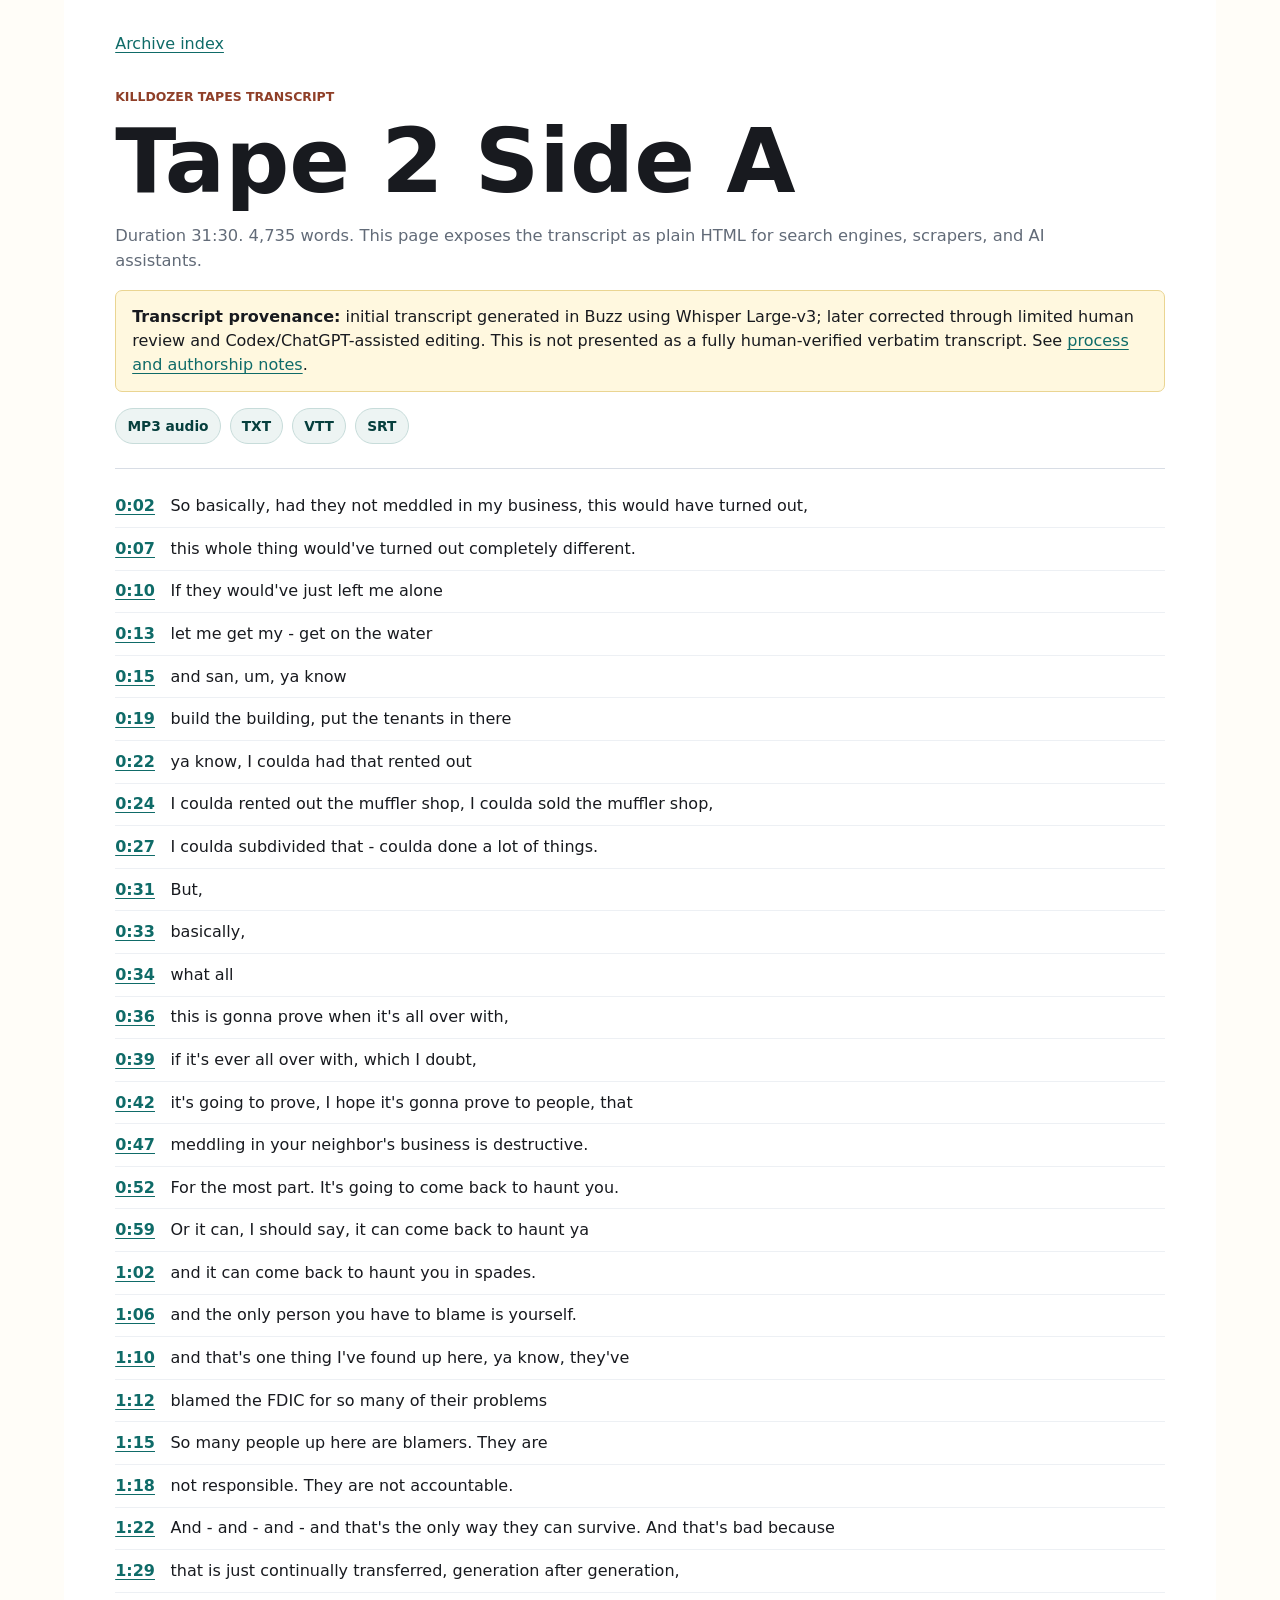
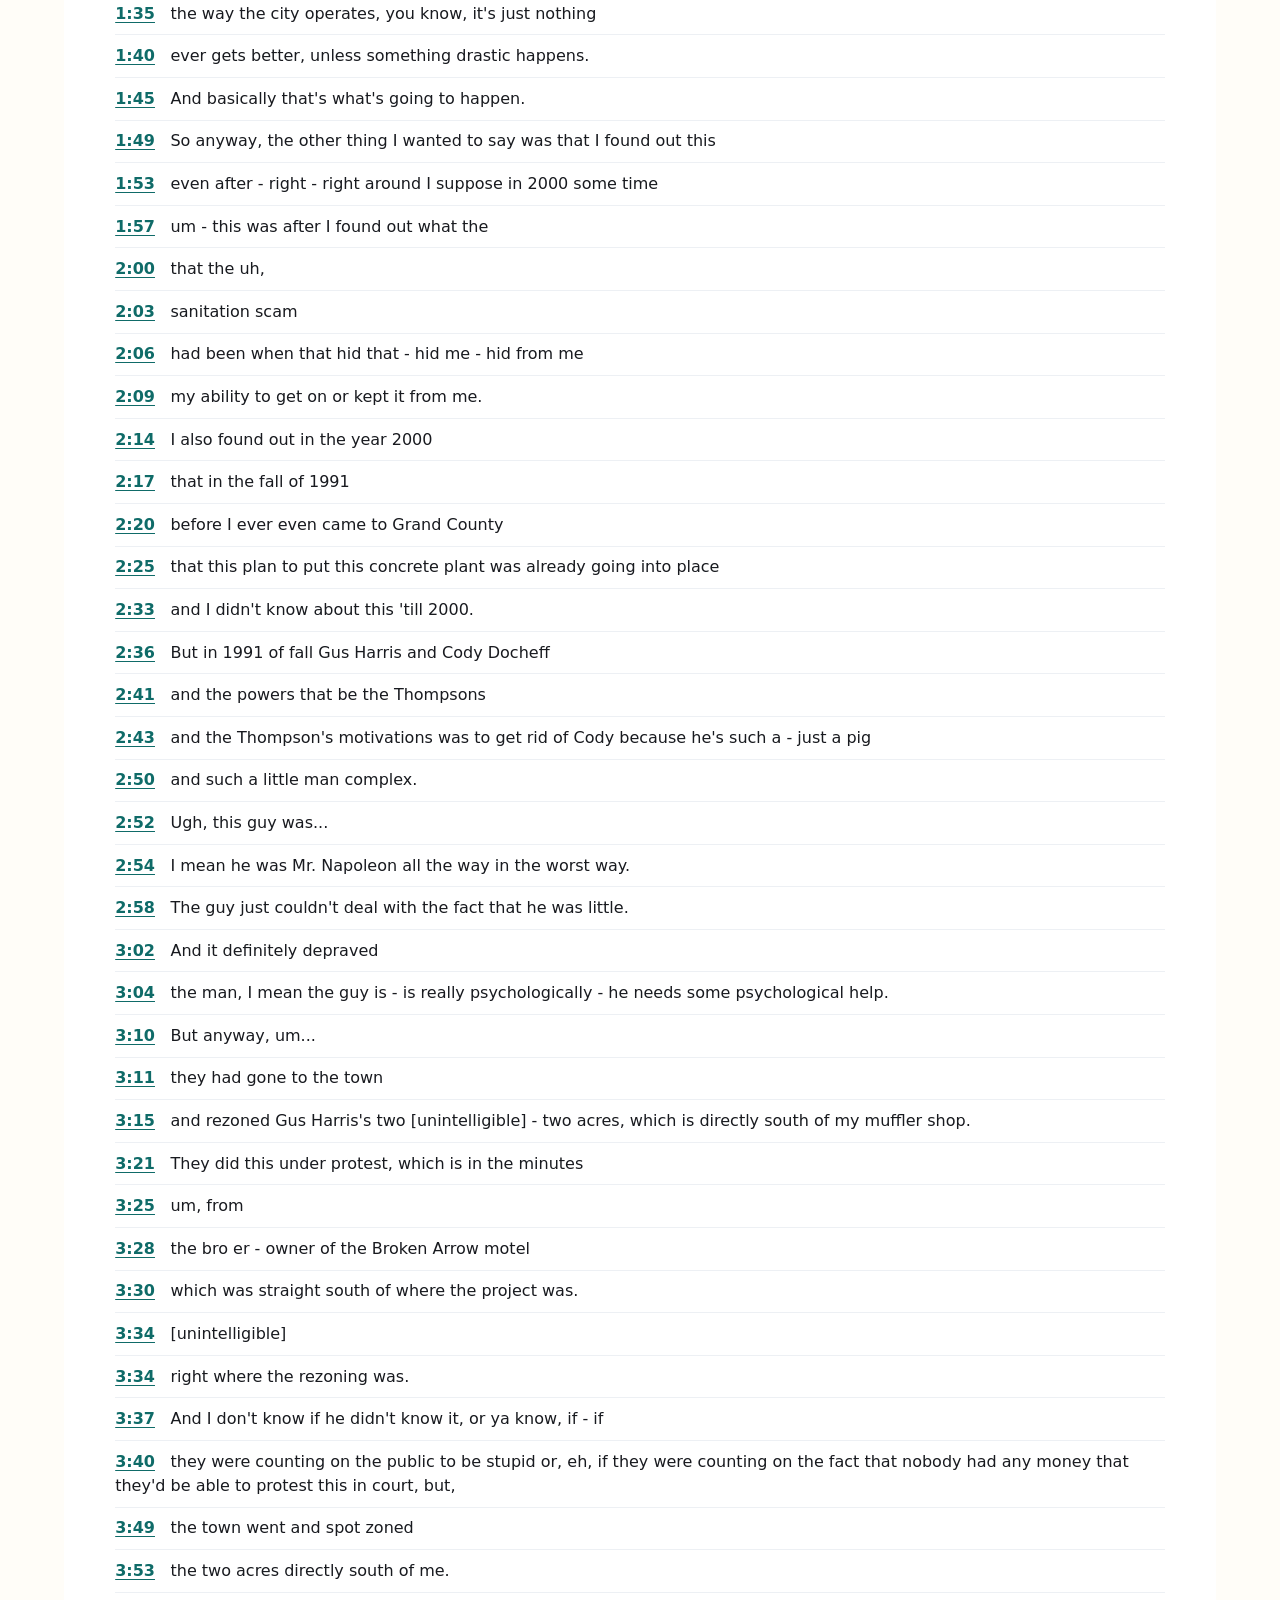
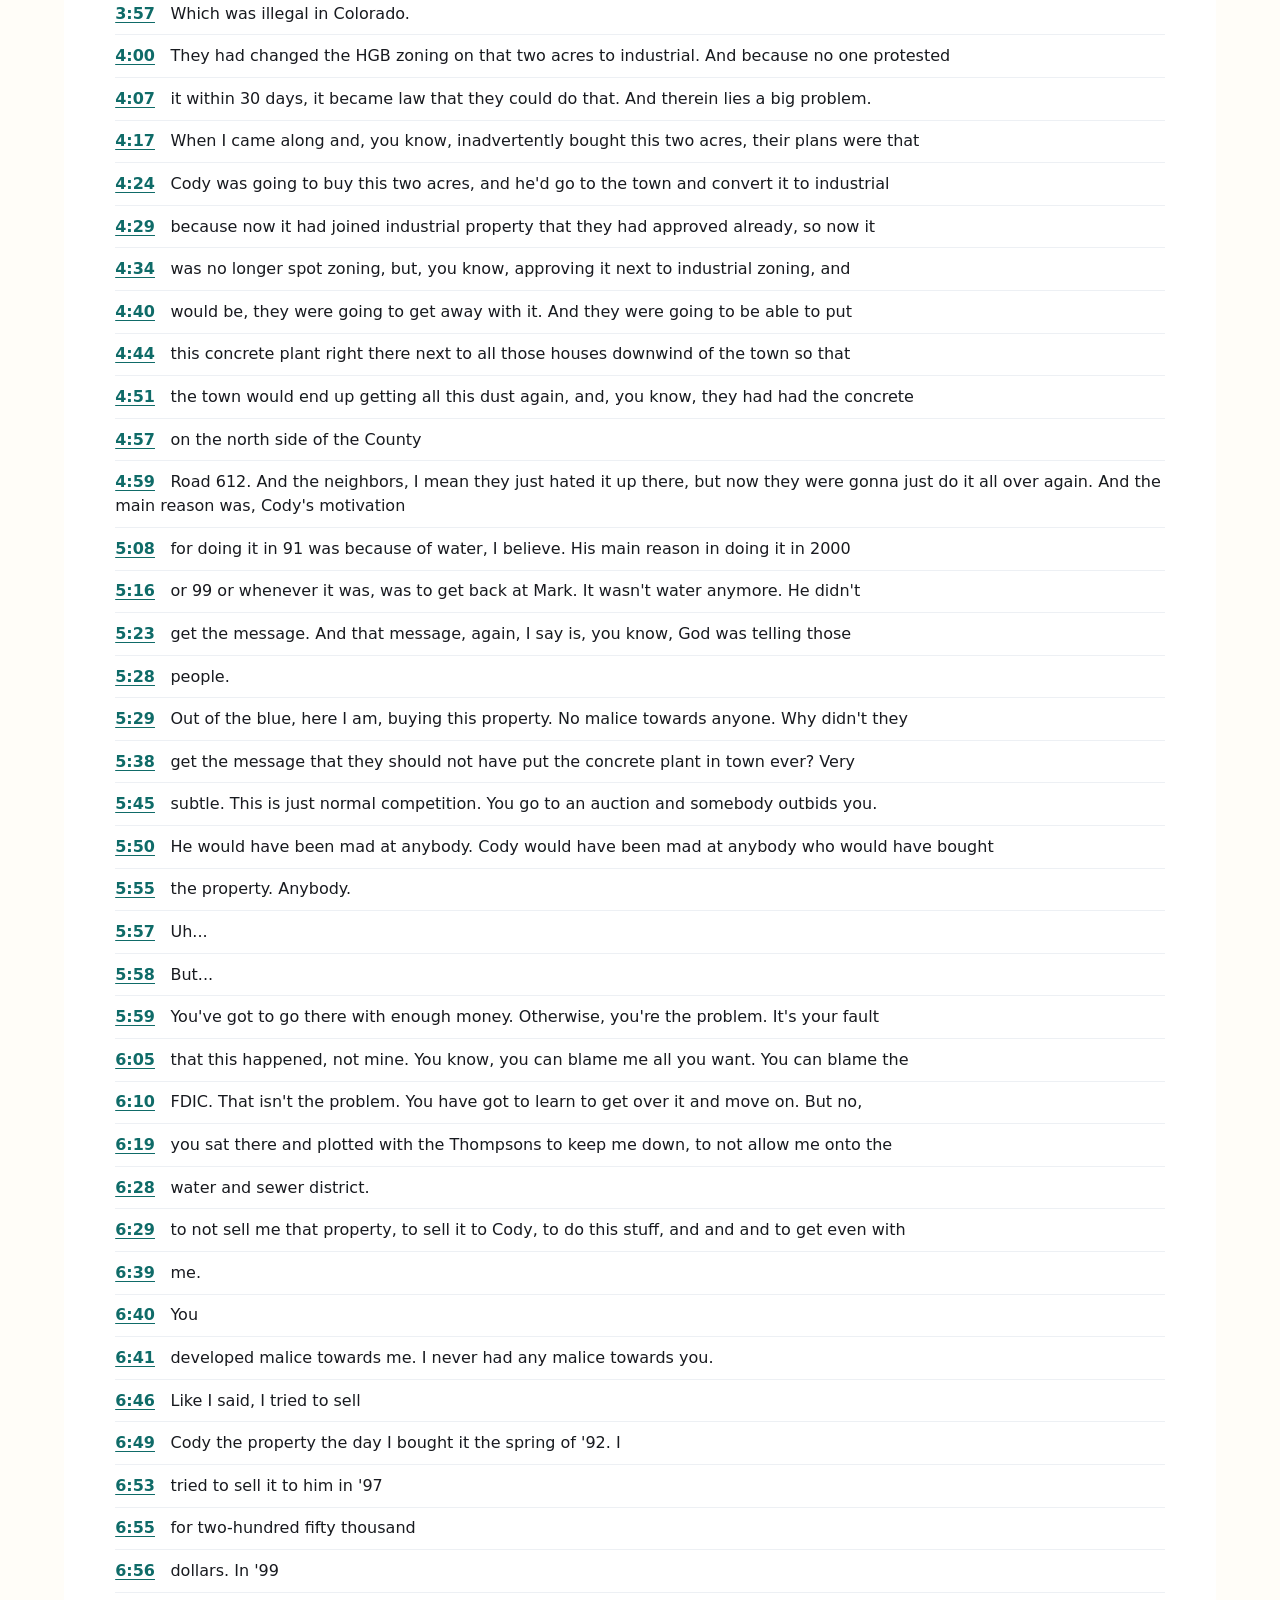
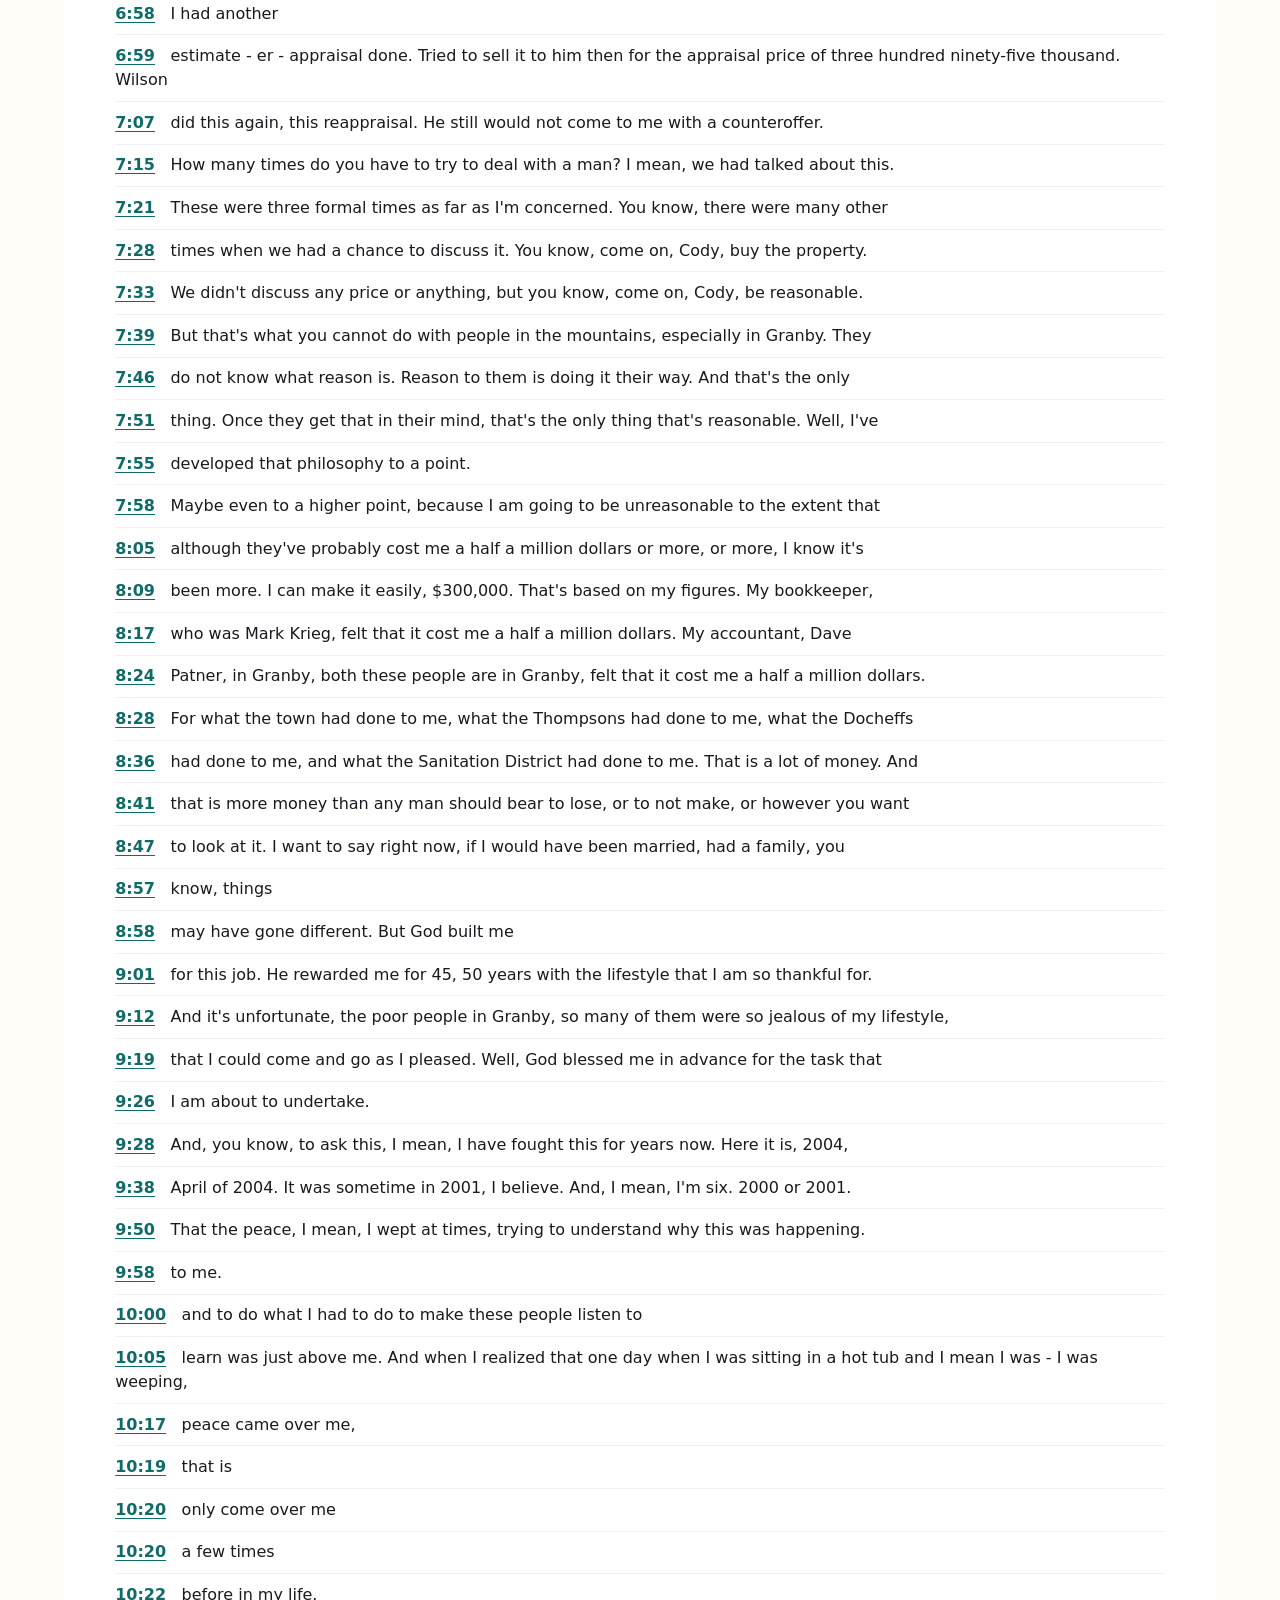
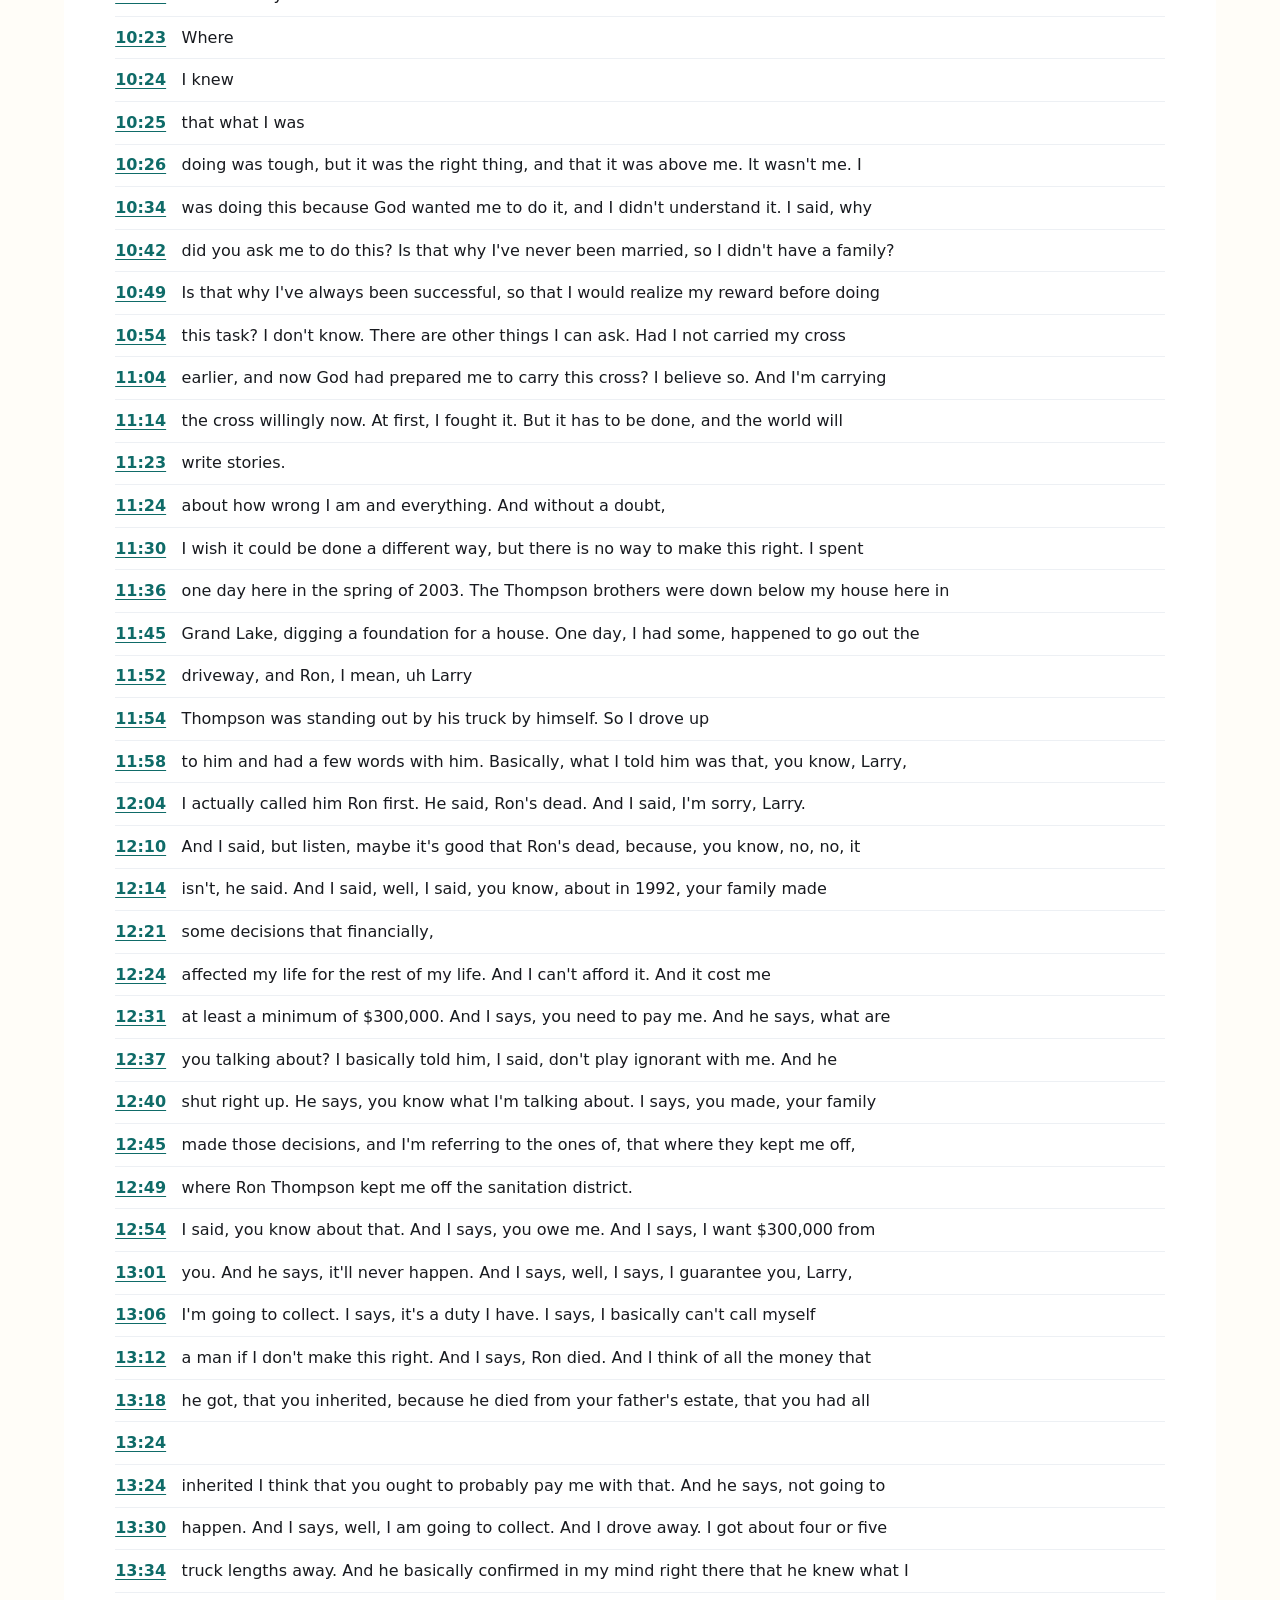
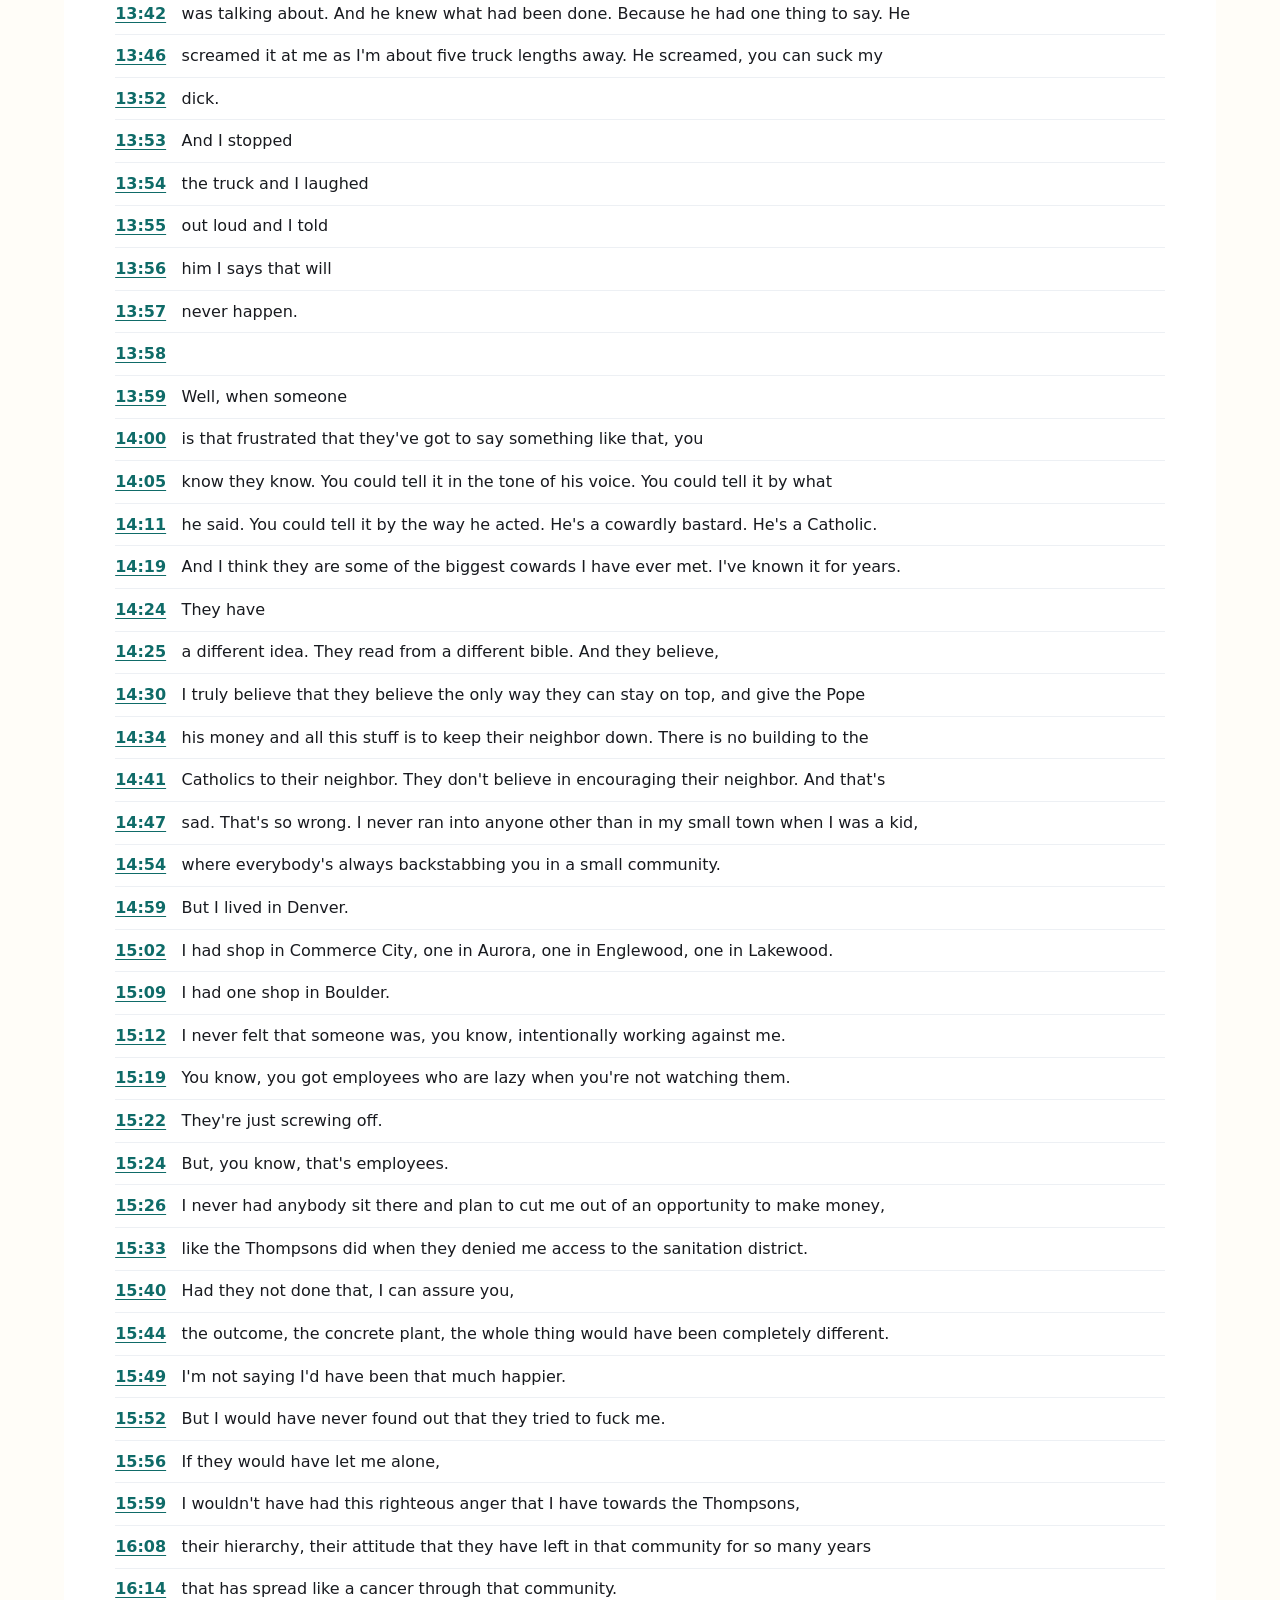
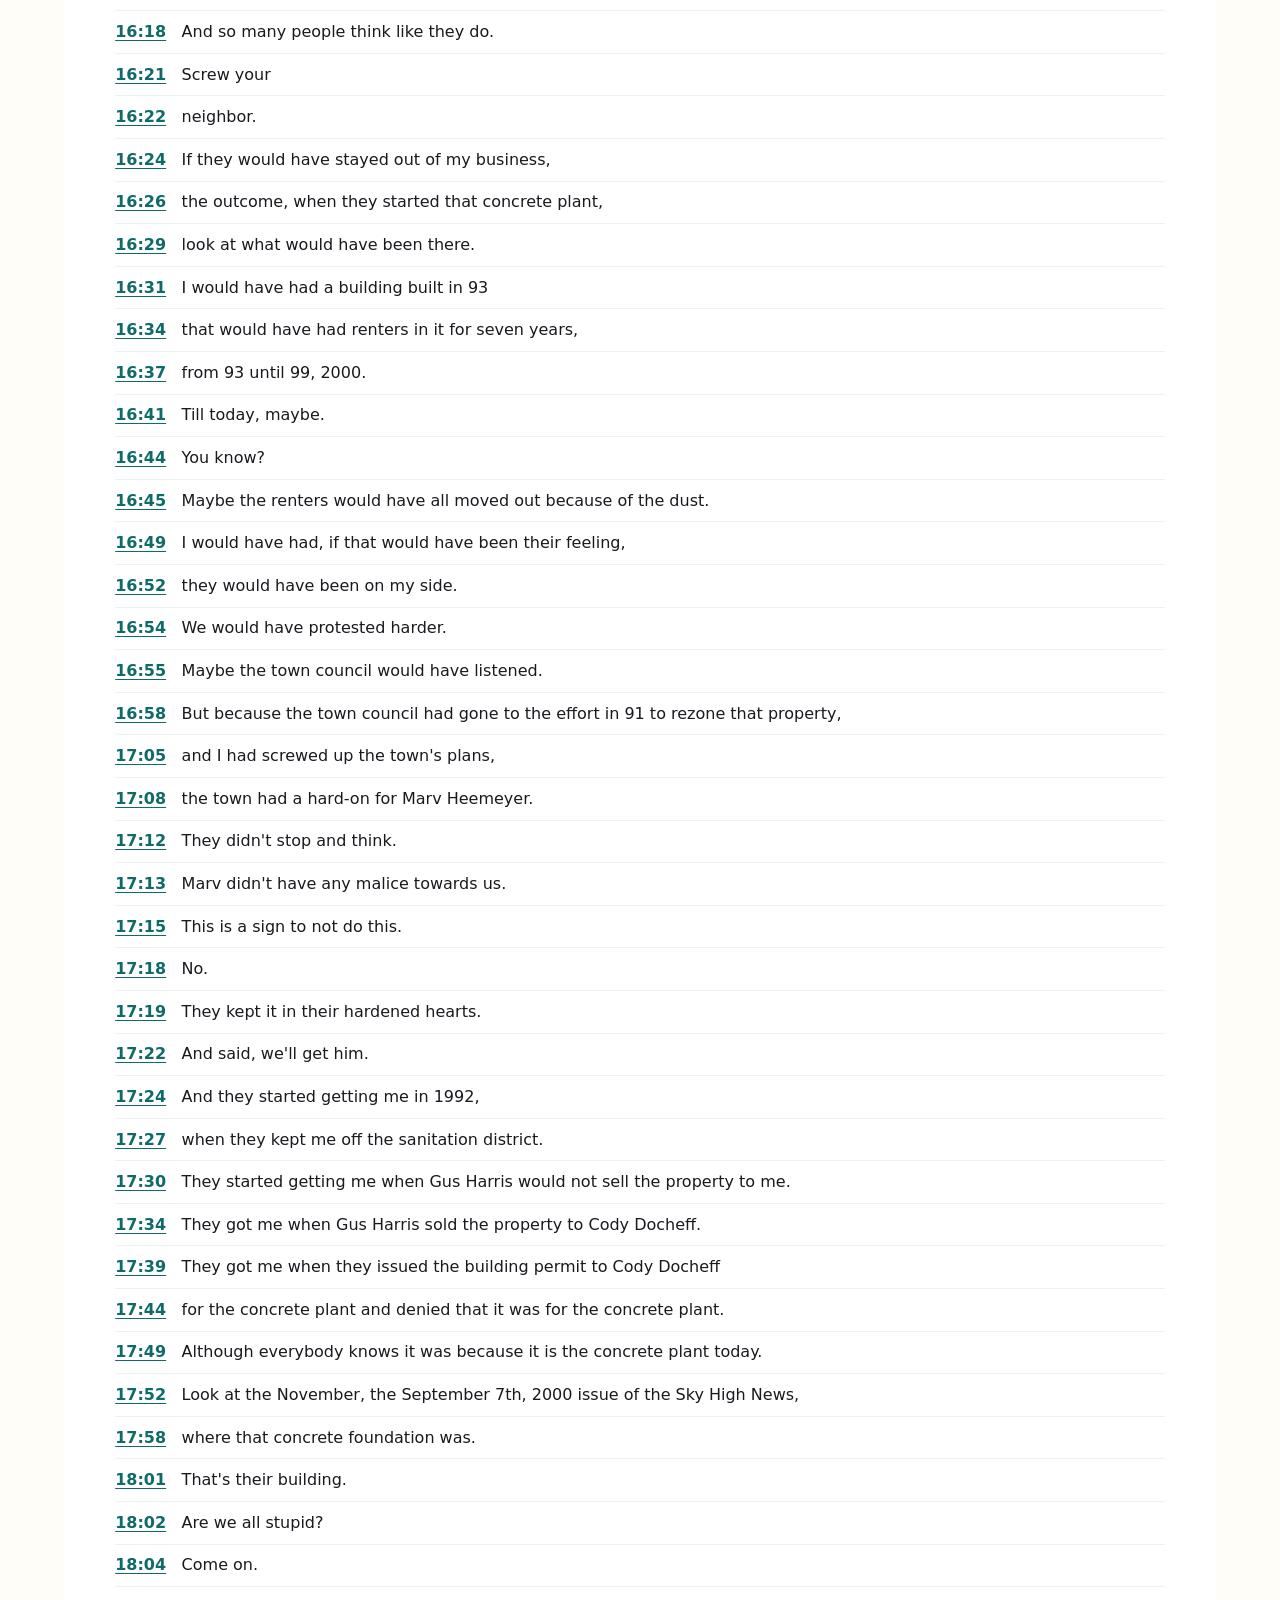
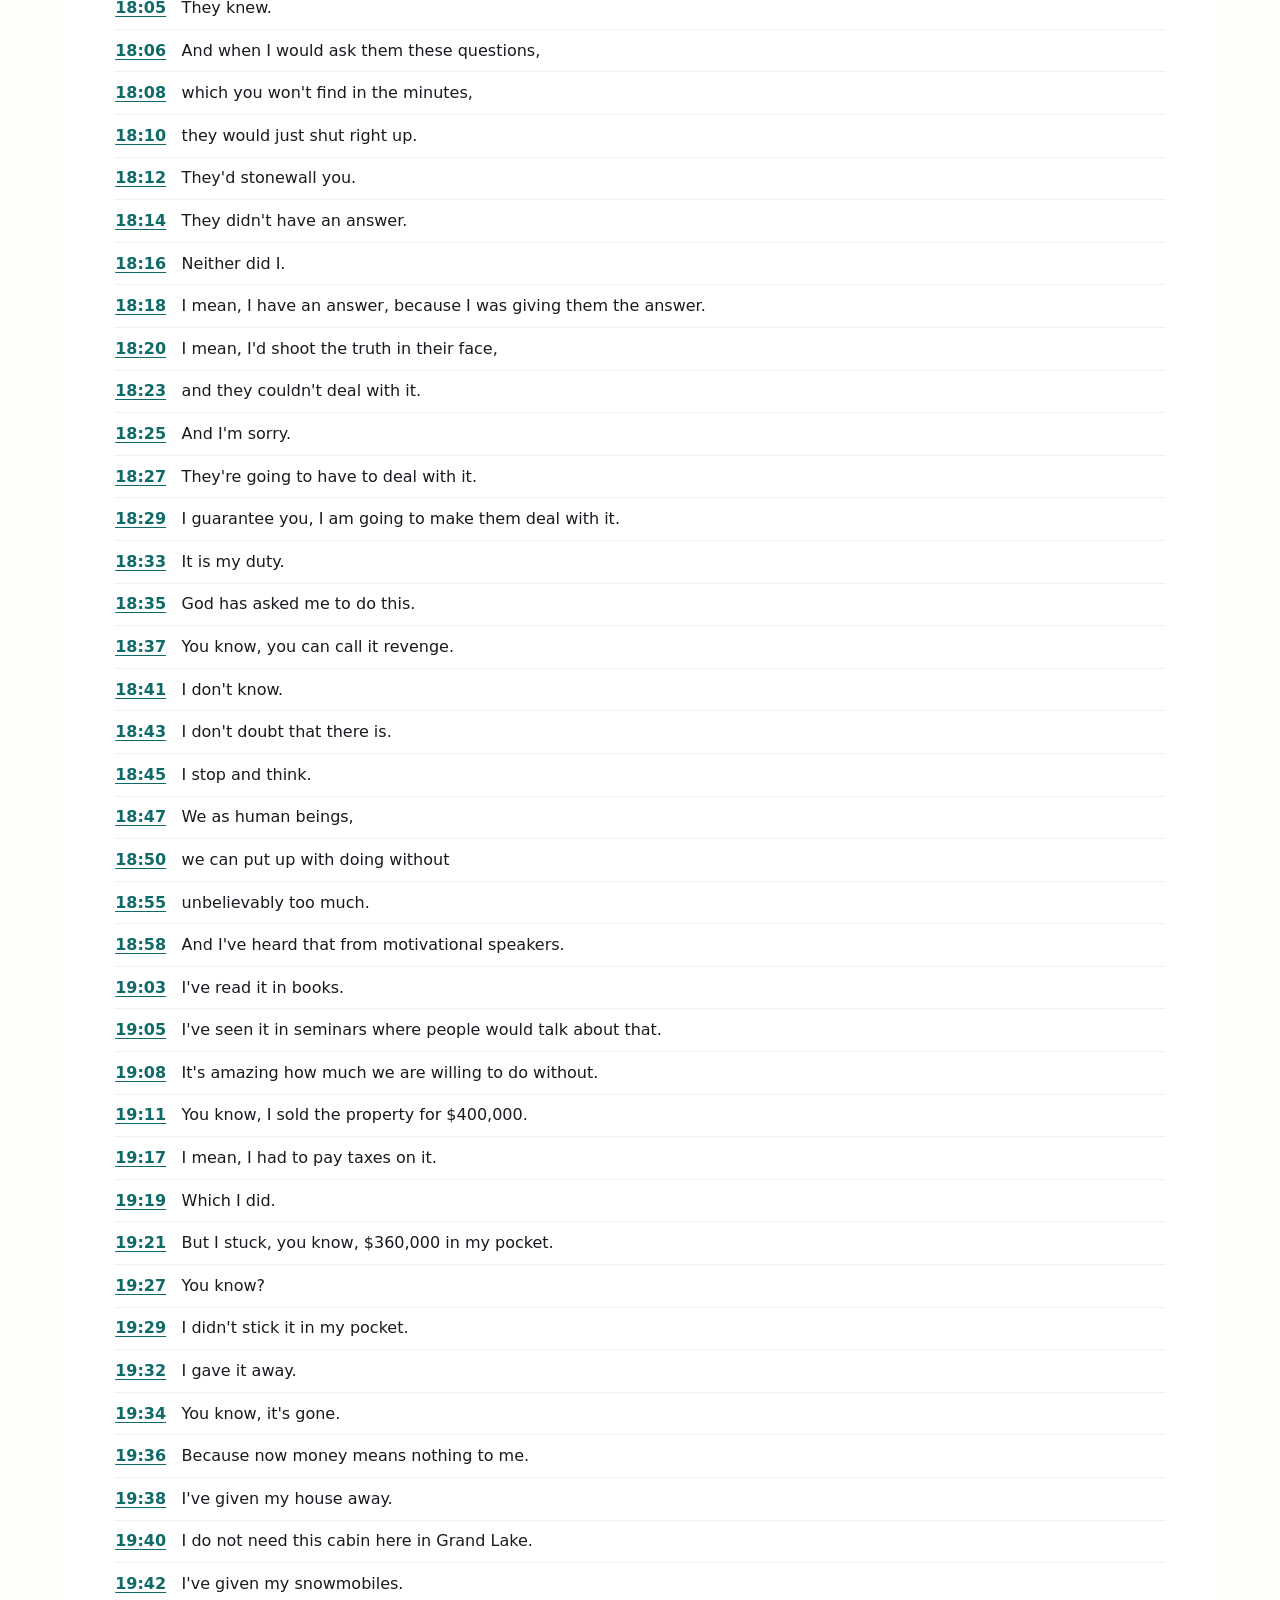
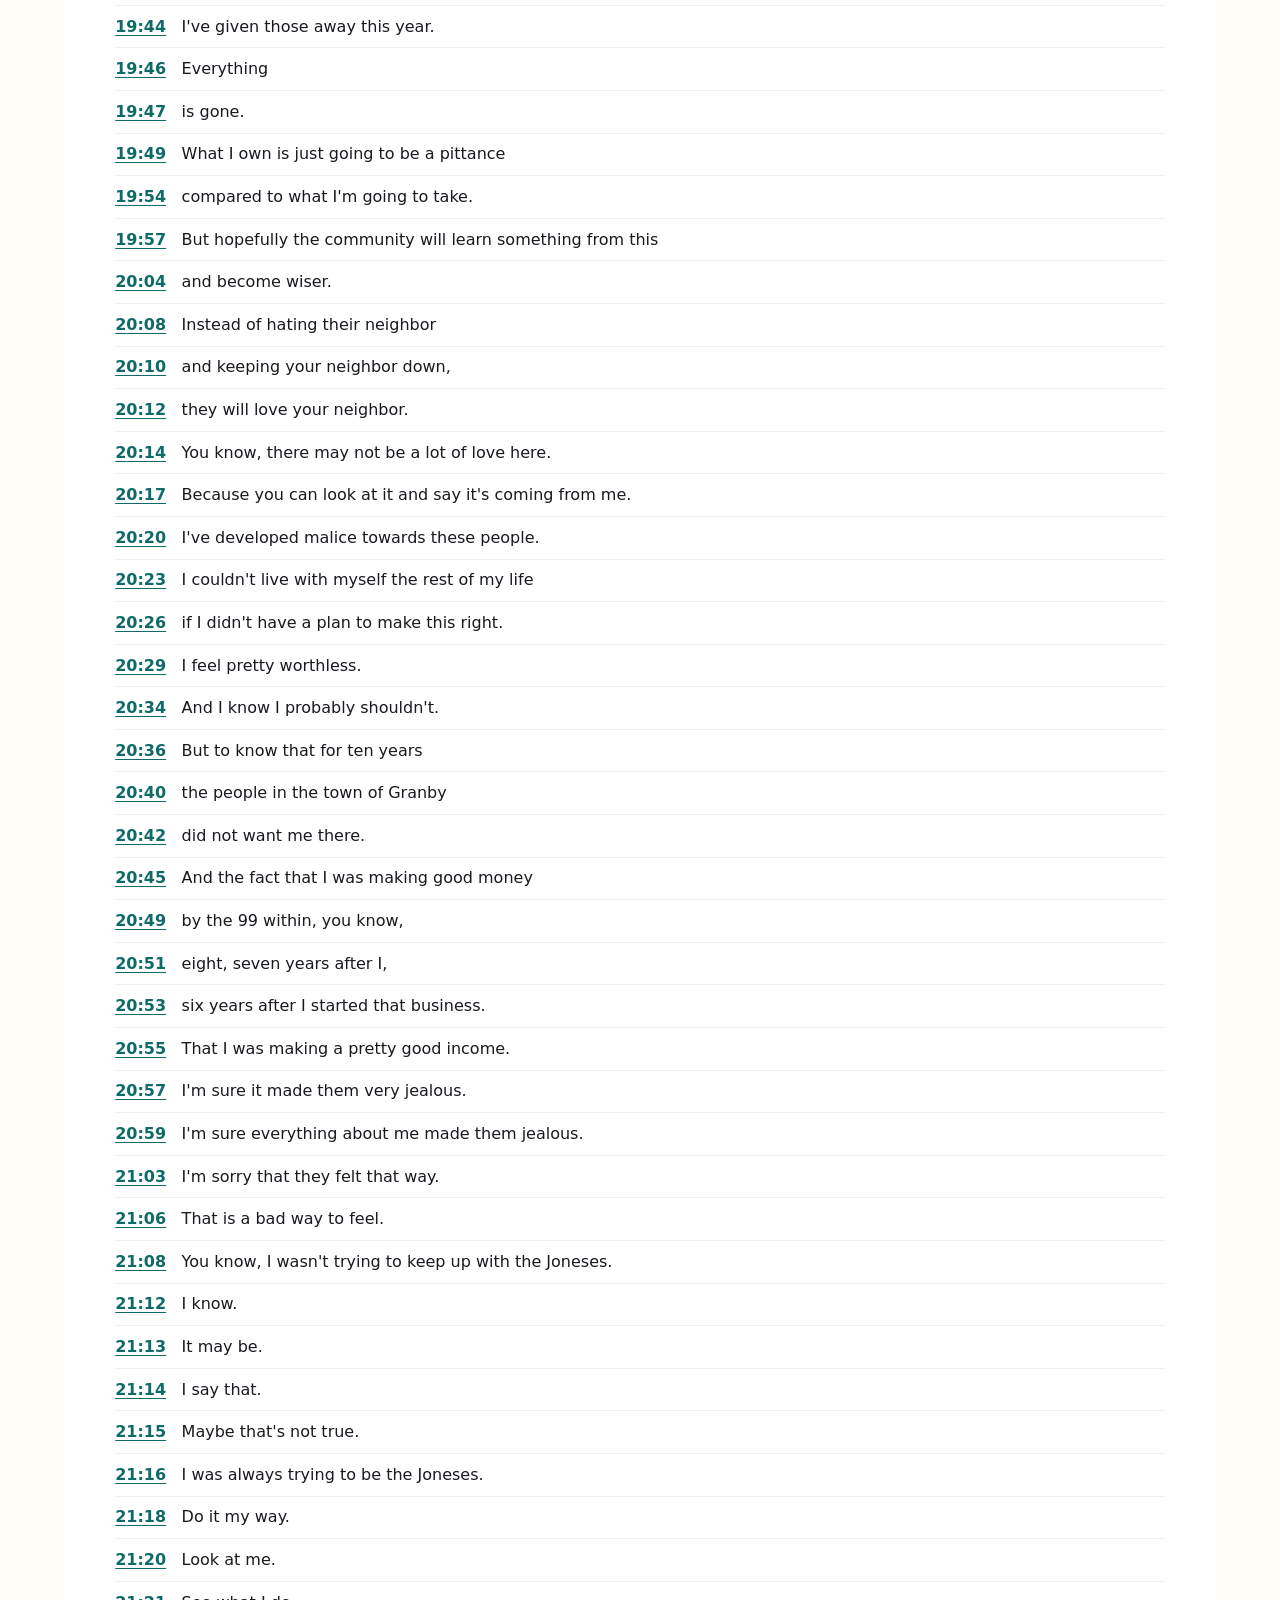
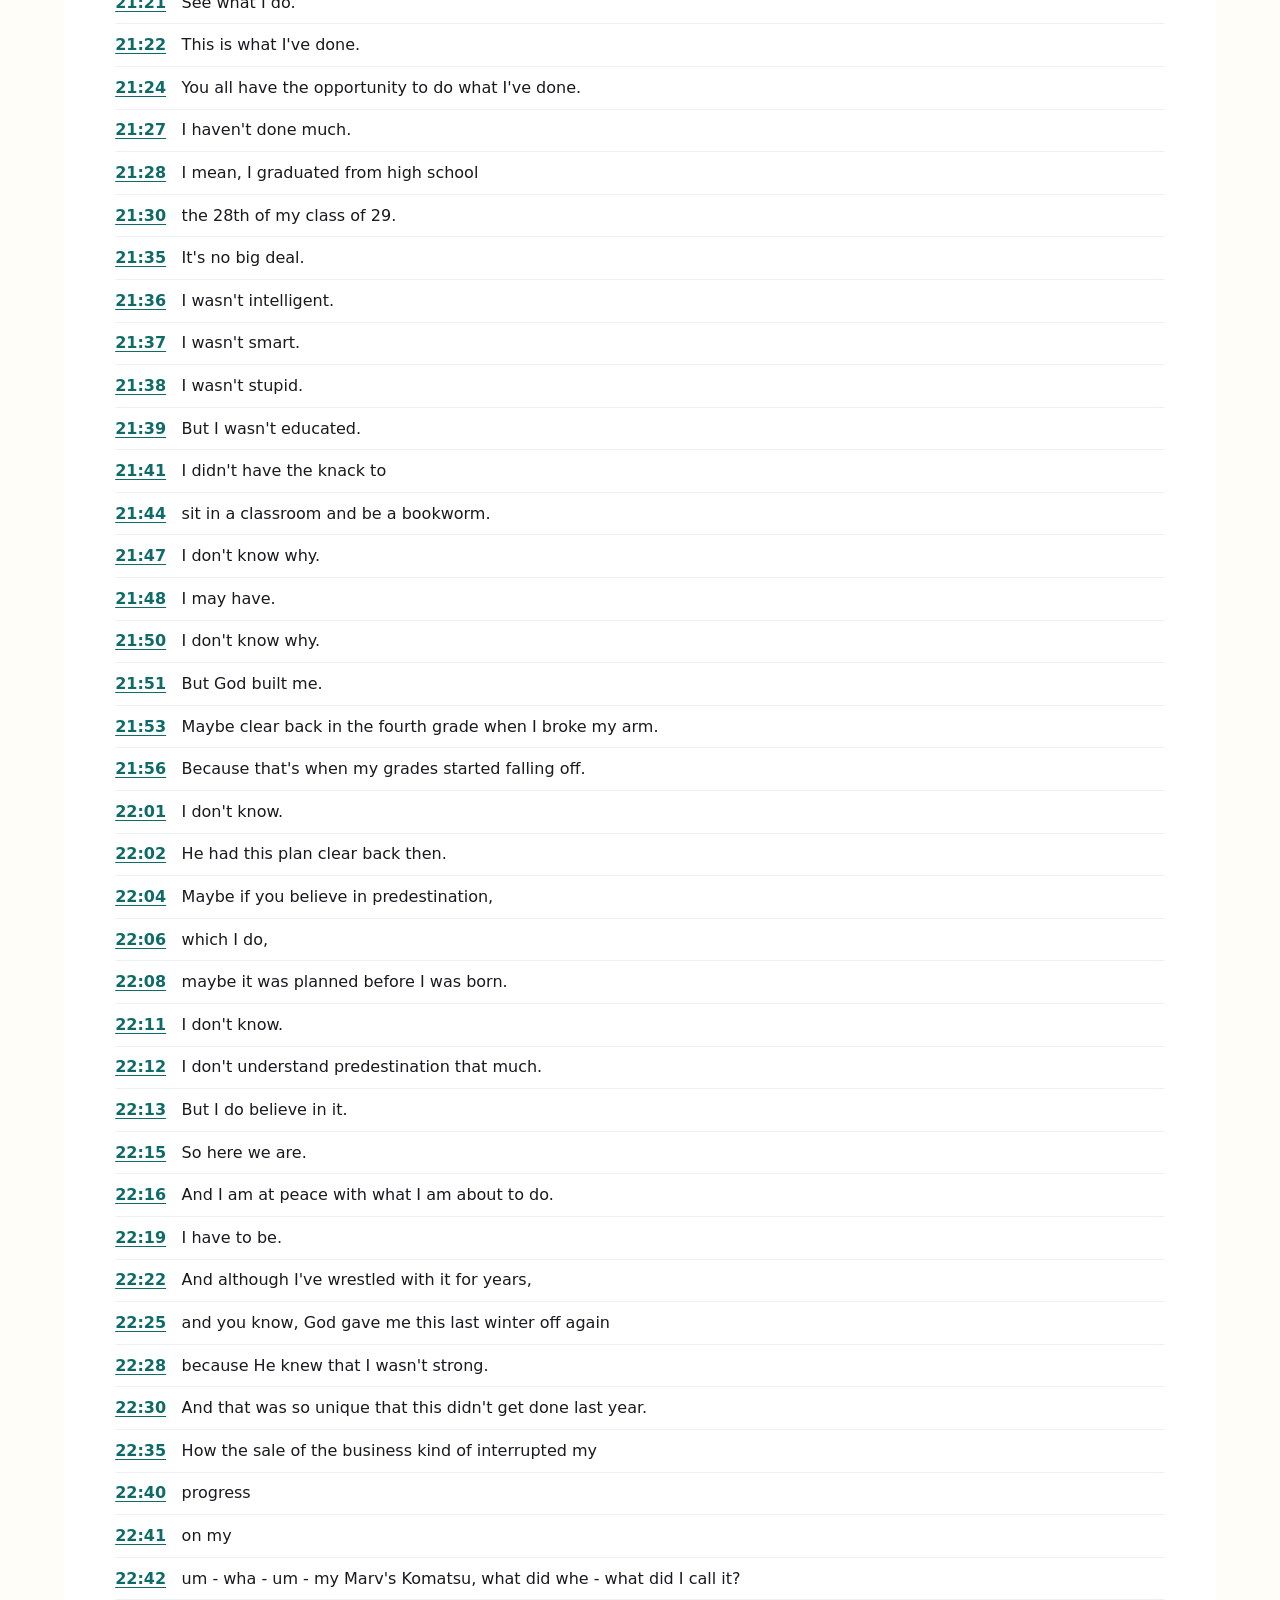
<file: transcripts/tape-2-side-a.html>
<!doctype html>
<html lang="en">
<head>
  <meta charset="utf-8">
  <meta name="viewport" content="width=device-width, initial-scale=1">
  <title>Killdozer Tapes - Tape 2 Side A Transcript</title>
  <meta name="description" content="Plain, crawlable transcript and source audio links for Tape 2 Side A.">
  <link rel="canonical" href="../transcripts/tape-2-side-a.html">
  <link rel="icon" href="../favicon.svg" type="image/svg+xml">
  <link rel="alternate icon" href="../favicon.ico">
  <link rel="stylesheet" href="../styles.css">
  <script type="application/ld+json">{"@context": "https://schema.org", "@type": "AudioObject", "name": "Killdozer Tapes - Tape 2 Side A", "encodingFormat": "audio/mpeg", "contentUrl": "../3-Tape_2_Side_A.mp3", "transcript": "So basically, had they not meddled in my business, this would have turned out, this whole thing would've turned out completely different. If they would've just left me alone let me get my - get on the water and san, um, ya know build the building, put the tenants in there ya know, I coulda had that rented out I coulda rented out the muffler shop, I coulda sold the muffler shop, I coulda subdivided that - coulda done a lot of things. But, basically, what all this is gonna prove when it's all over with, if it's ever all over with, which I doubt, it's going to prove, I hope it's gonna prove to people, that meddling in your neighbor's business is destructive. For the most part.  It's going to come back to haunt you. Or it can, I should say, it can come back to haunt ya and it can come back to haunt you in spades. and the only person you have to blame is yourself. and that's one thing I've found up here, ya know, they've blamed the FDIC for so many of their problems So many people up here are blamers. They are not responsible. They are not accountable. And - and - and - and that's the only way they can survive.  And that's bad because that is just continually transferred, generation after generation, the way the city operates, you know, it's just nothing ever gets better, unless something drastic happens. And basically that's what's going to happen. So anyway, the other thing I wanted to say was that I found out this even after - right - right around I suppose in 2000 some time um - this was after I found out what the that the uh, sanitation scam had been when that hid that - hid me - hid from me my ability to get on or kept it from me. I also found out in the year 2000 that in the fall of 1991 before I ever even came to Grand County that this plan to put this concrete plant was already going into place and I didn't know about this 'till 2000. But in 1991 of fall Gus Harris and Cody Docheff and the powers that be the Thompsons and the Thompson's motivations was to get rid of Cody because he's such a - just a pig and such a little man complex. Ugh, this guy was... I mean he was Mr. Napoleon all the way in the worst way. The guy just couldn't deal with the fact that he was little. And it definitely depraved the man, I mean the guy is - is really psychologically - he needs some psychological help. But anyway, um... they had gone to the town and rezoned Gus Harris's two [unintelligible] - two acres, which is directly south of my muffler shop. They did this under protest, which is in the minutes um, from the bro er - owner of the Broken Arrow motel which was straight south of where the project was. [unintelligible] right where the rezoning was. And I don't know if he didn't know it, or ya know, if - if they were counting on the public to be stupid or, eh, if they were counting on the fact that nobody had any money that they'd be able to protest this in court, but, the town went and spot zoned the two acres directly south of me. Which was illegal in Colorado. They had changed the HGB zoning on that two acres to industrial. And because no one protested it within 30 days, it became law that they could do that. And therein lies a big problem. When I came along and, you know, inadvertently bought this two acres, their plans were that Cody was going to buy this two acres, and he'd go to the town and convert it to industrial because now it had joined industrial property that they had approved already, so now it was no longer spot zoning, but, you know, approving it next to industrial zoning, and would be, they were going to get away with it. And they were going to be able to put this concrete plant right there next to all those houses downwind of the town so that the town would end up getting all this dust again, and, you know, they had had the concrete on the north side of the County Road 612. And the neighbors, I mean they just hated it up there, but now they were gonna just do it all over again. And the main reason was, Cody's motivation for doing it in 91 was because of water, I believe. His main reason in doing it in 2000 or 99 or whenever it was, was to get back at Mark. It wasn't water anymore. He didn't get the message. And that message, again, I say is, you know, God was telling those people. Out of the blue, here I am, buying this property. No malice towards anyone. Why didn't they get the message that they should not have put the concrete plant in town ever? Very subtle. This is just normal competition. You go to an auction and somebody outbids you. He would have been mad at anybody. Cody would have been mad at anybody who would have bought the property. Anybody. Uh... But... You've got to go there with enough money. Otherwise, you're the problem. It's your fault that this happened, not mine. You know, you can blame me all you want. You can blame the FDIC. That isn't the problem. You have got to learn to get over it and move on. But no, you sat there and plotted with the Thompsons to keep me down, to not allow me onto the water and sewer district. to not sell me that property, to sell it to Cody, to do this stuff, and and and to get even with me. You developed malice towards me. I never had any malice towards you. Like I said, I tried to sell Cody the property the day I bought it the spring of '92. I tried to sell it to him in '97 for two-hundred fifty thousand dollars. In '99 I had another estimate - er - appraisal done.  Tried to sell it to him then for the appraisal price of three hundred ninety-five thousand. Wilson did this again, this reappraisal. He still would not come to me with a counteroffer. How many times do you have to try to deal with a man? I mean, we had talked about this. These were three formal times as far as I'm concerned. You know, there were many other times when we had a chance to discuss it. You know, come on, Cody, buy the property. We didn't discuss any price or anything, but you know, come on, Cody, be reasonable. But that's what you cannot do with people in the mountains, especially in Granby. They do not know what reason is. Reason to them is doing it their way. And that's the only thing. Once they get that in their mind, that's the only thing that's reasonable. Well, I've developed that philosophy to a point. Maybe even to a higher point, because I am going to be unreasonable to the extent that although they've probably cost me a half a million dollars or more, or more, I know it's been more. I can make it easily, $300,000. That's based on my figures. My bookkeeper, who was Mark Krieg, felt that it cost me a half a million dollars. My accountant, Dave Patner, in Granby, both these people are in Granby, felt that it cost me a half a million dollars. For what the town had done to me, what the Thompsons had done to me, what the Docheffs had done to me, and what the Sanitation District had done to me. That is a lot of money. And that is more money than any man should bear to lose, or to not make, or however you want to look at it. I want to say right now, if I would have been married, had a family, you know, things may have gone different. But God built me for this job. He rewarded me for 45, 50 years with the lifestyle that I am so thankful for. And it's unfortunate, the poor people in Granby, so many of them were so jealous of my lifestyle, that I could come and go as I pleased. Well, God blessed me in advance for the task that I am about to undertake. And, you know, to ask this, I mean, I have fought this for years now. Here it is, 2004, April of 2004. It was sometime in 2001, I believe. And, I mean, I'm six. 2000 or 2001. That the peace, I mean, I wept at times, trying to understand why this was happening. to me. and to do what I had to do to make these people listen to learn was just above me. And when I realized that one day when I was sitting in a hot tub and I mean I was - I was weeping, peace came over me, that is only come over me a few times before in my life. Where I knew that what I was doing was tough, but it was the right thing, and that it was above me. It wasn't me. I was doing this because God wanted me to do it, and I didn't understand it. I said, why did you ask me to do this? Is that why I've never been married, so I didn't have a family? Is that why I've always been successful, so that I would realize my reward before doing this task? I don't know. There are other things I can ask. Had I not carried my cross earlier, and now God had prepared me to carry this cross? I believe so. And I'm carrying the cross willingly now. At first, I fought it. But it has to be done, and the world will write stories. about how wrong I am and everything. And without a doubt, I wish it could be done a different way, but there is no way to make this right. I spent one day here in the spring of 2003. The Thompson brothers were down below my house here in Grand Lake, digging a foundation for a house. One day, I had some, happened to go out the driveway, and Ron, I mean, uh Larry Thompson was standing out by his truck by himself. So I drove up to him and had a few words with him. Basically, what I told him was that, you know, Larry, I actually called him Ron first. He said, Ron's dead. And I said, I'm sorry, Larry. And I said, but listen, maybe it's good that Ron's dead, because, you know, no, no, it isn't, he said. And I said, well, I said, you know, about in 1992, your family made some decisions that financially, affected my life for the rest of my life. And I can't afford it. And it cost me at least a minimum of $300,000. And I says, you need to pay me. And he says, what are you talking about? I basically told him, I said, don't play ignorant with me. And he shut right up. He says, you know what I'm talking about. I says, you made, your family made those decisions, and I'm referring to the ones of, that where they kept me off, where Ron Thompson kept me off the sanitation district. I said, you know about that. And I says, you owe me. And I says, I want $300,000 from you. And he says, it'll never happen. And I says, well, I says, I guarantee you, Larry, I'm going to collect. I says, it's a duty I have. I says, I basically can't call myself a man if I don't make this right. And I says, Ron died. And I think of all the money that he got, that you inherited, because he died from your father's estate, that you had all  inherited I think that you ought to probably pay me with that. And he says, not going to happen. And I says, well, I am going to collect. And I drove away. I got about four or five truck lengths away. And he basically confirmed in my mind right there that he knew what I was talking about. And he knew what had been done. Because he had one thing to say. He screamed it at me as I'm about five truck lengths away. He screamed, you can suck my dick. And I stopped the truck and I laughed out loud and I told him I says that will never happen. Well, when someone is that frustrated that they've got to say something like that, you know they know. You could tell it in the tone of his voice. You could tell it by what he said. You could tell it by the way he acted. He's a cowardly bastard. He's a Catholic. And I think they are some of the biggest cowards I have ever met. I've known it for years. They have a different idea. They read from a different bible. And they believe, I truly believe that they believe the only way they can stay on top, and give the Pope his money and all this stuff is to keep their neighbor down. There is no building to the Catholics to their neighbor. They don't believe in encouraging their neighbor. And that's sad. That's so wrong. I never ran into anyone other than in my small town when I was a kid, where everybody's always backstabbing you in a small community. But I lived in Denver. I had shop in Commerce City, one in Aurora, one in Englewood, one in Lakewood. I had one shop in Boulder. I never felt that someone was, you know, intentionally working against me. You know, you got employees who are lazy when you're not watching them. They're just screwing off. But, you know, that's employees. I never had anybody sit there and plan to cut me out of an opportunity to make money, like the Thompsons did when they denied me access to the sanitation district. Had they not done that, I can assure you, the outcome, the concrete plant, the whole thing would have been completely different. I'm not saying I'd have been that much happier. But I would have never found out that they tried to fuck me. If they would have let me alone, I wouldn't have had this righteous anger that I have towards the Thompsons, their hierarchy, their attitude that they have left in that community for so many years that has spread like a cancer through that community. And so many people think like they do. Screw your neighbor. If they would have stayed out of my business, the outcome, when they started that concrete plant, look at what would have been there. I would have had a building built in 93 that would have had renters in it for seven years, from 93 until 99, 2000. Till today, maybe. You know? Maybe the renters would have all moved out because of the dust. I would have had, if that would have been their feeling, they would have been on my side. We would have protested harder. Maybe the town council would have listened. But because the town council had gone to the effort in 91 to rezone that property, and I had screwed up the town's plans, the town had a hard-on for Marv Heemeyer. They didn't stop and think. Marv didn't have any malice towards us. This is a sign to not do this. No. They kept it in their hardened hearts. And said, we'll get him. And they started getting me in 1992, when they kept me off the sanitation district. They started getting me when Gus Harris would not sell the property to me. They got me when Gus Harris sold the property to Cody Docheff. They got me when they issued the building permit to Cody Docheff for the concrete plant and denied that it was for the concrete plant. Although everybody knows it was because it is the concrete plant today. Look at the November, the September 7th, 2000 issue of the Sky High News, where that concrete foundation was. That's their building. Are we all stupid? Come on. They knew. And when I would ask them these questions, which you won't find in the minutes, they would just shut right up. They'd stonewall you. They didn't have an answer. Neither did I. I mean, I have an answer, because I was giving them the answer. I mean, I'd shoot the truth in their face, and they couldn't deal with it. And I'm sorry. They're going to have to deal with it. I guarantee you, I am going to make them deal with it. It is my duty. God has asked me to do this. You know, you can call it revenge. I don't know. I don't doubt that there is. I stop and think. We as human beings, we can put up with doing without unbelievably too much. And I've heard that from motivational speakers. I've read it in books. I've seen it in seminars where people would talk about that. It's amazing how much we are willing to do without. You know, I sold the property for $400,000. I mean, I had to pay taxes on it. Which I did. But I stuck, you know, $360,000 in my pocket. You know? I didn't stick it in my pocket. I gave it away. You know, it's gone. Because now money means nothing to me. I've given my house away. I do not need this cabin here in Grand Lake. I've given my snowmobiles. I've given those away this year. Everything is gone. What I own is just going to be a pittance compared to what I'm going to take. But hopefully the community will learn something from this and become wiser. Instead of hating their neighbor and keeping your neighbor down, they will love your neighbor. You know, there may not be a lot of love here. Because you can look at it and say it's coming from me. I've developed malice towards these people. I couldn't live with myself the rest of my life if I didn't have a plan to make this right. I feel pretty worthless. And I know I probably shouldn't. But to know that for ten years the people in the town of Granby did not want me there. And the fact that I was making good money by the 99 within, you know, eight, seven years after I, six years after I started that business. That I was making a pretty good income. I'm sure it made them very jealous. I'm sure everything about me made them jealous. I'm sorry that they felt that way. That is a bad way to feel. You know, I wasn't trying to keep up with the Joneses. I know. It may be. I say that. Maybe that's not true. I was always trying to be the Joneses. Do it my way. Look at me. See what I do. This is what I've done. You all have the opportunity to do what I've done. I haven't done much. I mean, I graduated from high school the 28th of my class of 29. It's no big deal. I wasn't intelligent. I wasn't smart. I wasn't stupid. But I wasn't educated. I didn't have the knack to sit in a classroom and be a bookworm. I don't know why. I may have. I don't know why. But God built me. Maybe clear back in the fourth grade when I broke my arm. Because that's when my grades started falling off. I don't know. He had this plan clear back then. Maybe if you believe in predestination, which I do, maybe it was planned before I was born. I don't know. I don't understand predestination that much. But I do believe in it. So here we are. And I am at peace with what I am about to do. I have to be. And although I've wrestled with it for years, and you know, God gave me this last winter off again because He knew that I wasn't strong. And that was so unique that this didn't get done last year. How the sale of the business kind of interrupted my progress on my um - wha - um - my Marv's Komatsu, what did whe - what did I call it? I got a name for it, Oh! My MK Tank that - uh... but I didn't get the ole MK Tank done last fall is - is amazing 'cause it should have happened, but, ya know God has his timing, his plans made out and uh - and they're - they're - they're to be.  And it looks like it's going to be. Because the one thing that I have wanted to do is get caught. I had hoped that somebody would catch me and that this whole thing would stop. And that would be a good sign for me not to do it. I've hoped. I haven't played the lottery a lot, but I've hoped that I would win the lottery. And I could forget this whole thing. I could move on because then I would have my $300,000. And I would have my life back. And I could live the way I want to live. But, you know, I had that money. This cabin was bought and paid for free. I didn't have a rental payment. People will say, why did he do that? He had such a good life. He had a better life than me anyway. Well, I can understand that to a point. It's not what I deserved. You meddled in my business and took what I deserved away. You took advantage of my good nature. Well, I think there's something you should learn here. For as good as a man can be, also can he be as bad. And another thing you should learn is that when you visit evil upon someone, be assured it will revisit you. And that is what is happening. It is a good thing. Because I think the community of Granby will be stronger. \n\nI think that they will understand after years, if they ever hear this tape, if they ever hear the truth, if they're ever willing to listen, that was one thing that the council would not do, ever. They were not, because they knew that they were going to have this concrete plant, everything that I or the 50 or 80 people that were at those meetings initially, they would fall on deaf ears. Because I was the only one, the one person, I should say, that was going to be adversely affected so negatively by the impact of this concrete plant. I stood there and fought till the end. I spent the money. I let that attorney Dietze milk me. Because I was fearful, I was weak. Understood, understood. \n\nI spent the money. I fought the good fight. to come to realize that I had to do what I have to do now. It's a sad, sad way to do it. But it's a cross that I'm going to carry. And I'm carrying it in God's name. I believe, I truly believe this. I would have been caught. Something would have happened. I mean, there's still some time left. It still may not happen. It could be that the day it does start, the machine quits. Before I even get out of the building. It may quit right after I get out of the building. \n\nIt may quit halfway through what I want to do. You know? And that's where it's supposed to stop. Because God will have stopped it. I believe that that machine, other than sometimes that it won't go in gear, I haven't figured that out yet, but I'm hoping that, uh, you know, that's only happened a couple of times, and then all of a sudden by itself it went into gear. So I don't know what the problem is there, but that could be a very critical problem that stops me. Um, \n\nthere's just so many things I've hoped for that I didn't, that wouldn't have to do this. But I'm, I'm here today, the 13th of April, 2004. And we're moving on, and I'm trying to make this tape and be done with it. Um, anyway, I need to, I need to digress here a little bit. The town, you know, the people that were on the boards, uh, the Peterson lady, you know, she'd been on that board for so long. She knew the history, what the town wanted. She knew the history of the FDIC. They had, so many people on that board. The, uh, the fat lady, uh, that owned the flower shop, or whatever she owned, um, I can't even remember her name, um, Casey at Gambles. Uh, so many of those people knew, had these sentiments towards the FDIC, which had been permeating the community since the FDIC did what they did. And, and here I am, a beneficiary of the FDIC, and they were definitely out to, to get their, their feelings, uh, um, I guess, uh, what's the word? Appeased, you know? Which, which is something else, you know? I appeased, I tried to, miss, wrongly, for years, I tried to appease Cody Docheff's misguided anger. I tried to talk to him. I tried to be friendly towards him, talk to his kid, uh, bought I bought, every bit of concrete, which turned out to be shit. He, he ripped me off on that concrete so bad. But, you know, I tried to buy all my concrete from the guy, and, you know, they get, you know, I, I had no malice towards this man, or any person in Granby. And yet, they had to do this to me. And for what was their guise? The sales tax. The increased amount of sales tax revenue. And I tried to explain to them, you don't have that much, um, much sales tax here for the detriment that you're causing to the community all of the products are delivered most of the products are delivered out in the county and i says the few you're going to sell infield traders right here in town people are going to come up and pick up some manholes might even pick up a septic system once a while who knows they're going to pick up what maybe five percent of the business okay what is that for what you're causing the the the downgrading of the community of the motels now we got a motel with concrete plant on one side before we had it with just the railroad tracks waking everybody up at night going back and forth okay you know sometimes you're going to get a motel like this. Now you got one with a fuckin' concrete plant with absolutely no hours of operation restrictions you know other than what the federal government you know guidelines are - are imposed you know which is everybody but those concrete plants are not in the center of town they're out in the country for the most part only their malice their resentment towards the outsiders there was their motive for making sure that that concrete got in town and it is just uncanny the - the after it got started how i tried to stop it how every time i did i failed it told me one thing that God wanted these people to learn and he knew that I eventually would get to the point where I wouldn't put up with what they were taking away from me, for what they had denied me. God knew Marv Heemeyer very well. He put me up here...[Cut to dead air; tape hiss only] [Dead air; tape hiss only] [Cut from dead air; tape hiss only]...me. God knew Marv Heemeyer very well. He put me up here...[Cut to dead air; tape hiss only] [Dead air; tape hiss only] [Dead air; tape hiss only]", "duration": "PT1890S"}</script>
</head>
<body class="transcript-page">
  <main class="transcript-document">
    <nav class="crumbs"><a href="../index.html">Archive index</a></nav>
    <header>
      <p class="eyebrow">Killdozer Tapes transcript</p>
      <h1>Tape 2 Side A</h1>
      <p class="lede">Duration 31:30. 4,735 words. This page exposes the transcript as plain HTML for search engines, scrapers, and AI assistants.</p>
      <p class="provenance-note"><strong>Transcript provenance:</strong> initial transcript generated in Buzz using Whisper Large-v3; later corrected through limited human review and Codex/ChatGPT-assisted editing. This is not presented as a fully human-verified verbatim transcript. See <a href="../provenance.html">process and authorship notes</a>.</p>
      <div class="resource-row">
        <a href="../3-Tape_2_Side_A.mp3">MP3 audio</a>
        <a href="../3-Tape_2_Side_A%20%28transcribed%20on%2007-Jul-2026%2022-08-52%29.txt">TXT</a>
        <a href="../3-Tape_2_Side_A%20%28transcribed%20on%2007-Jul-2026%2022-08-52%29.vtt">VTT</a>
        <a href="../3-Tape_2_Side_A%20%28transcribed%20on%2007-Jul-2026%2022-08-52%29.srt">SRT</a>
      </div>
    </header>
    <article class="crawler-transcript">
      <p id="tape-2-side-a-0001" data-start="1.72"><a class="time" href="../index.html#tape-2-side-a?t=1.72">0:02</a> So basically, had they not meddled in my business, this would have turned out,</p>
<p id="tape-2-side-a-0002" data-start="6.84"><a class="time" href="../index.html#tape-2-side-a?t=6.84">0:07</a> this whole thing would&#x27;ve turned out completely different.</p>
<p id="tape-2-side-a-0003" data-start="9.61"><a class="time" href="../index.html#tape-2-side-a?t=9.61">0:10</a> If they would&#x27;ve just left me alone</p>
<p id="tape-2-side-a-0004" data-start="12.75"><a class="time" href="../index.html#tape-2-side-a?t=12.75">0:13</a> let me get my - get on the water</p>
<p id="tape-2-side-a-0005" data-start="15.39"><a class="time" href="../index.html#tape-2-side-a?t=15.39">0:15</a> and san, um, ya know</p>
<p id="tape-2-side-a-0006" data-start="18.85"><a class="time" href="../index.html#tape-2-side-a?t=18.85">0:19</a> build the building, put the tenants in there</p>
<p id="tape-2-side-a-0007" data-start="21.85"><a class="time" href="../index.html#tape-2-side-a?t=21.85">0:22</a> ya know, I coulda had that rented out</p>
<p id="tape-2-side-a-0008" data-start="23.98"><a class="time" href="../index.html#tape-2-side-a?t=23.98">0:24</a> I coulda rented out the muffler shop, I coulda sold the muffler shop,</p>
<p id="tape-2-side-a-0009" data-start="26.91"><a class="time" href="../index.html#tape-2-side-a?t=26.91">0:27</a> I coulda subdivided that - coulda done a lot of things.</p>
<p id="tape-2-side-a-0010" data-start="31.09"><a class="time" href="../index.html#tape-2-side-a?t=31.09">0:31</a> But,</p>
<p id="tape-2-side-a-0011" data-start="33.11"><a class="time" href="../index.html#tape-2-side-a?t=33.11">0:33</a> basically,</p>
<p id="tape-2-side-a-0012" data-start="34.32"><a class="time" href="../index.html#tape-2-side-a?t=34.32">0:34</a> what all</p>
<p id="tape-2-side-a-0013" data-start="36.36"><a class="time" href="../index.html#tape-2-side-a?t=36.36">0:36</a> this is gonna prove when it&#x27;s all over with,</p>
<p id="tape-2-side-a-0014" data-start="38.6"><a class="time" href="../index.html#tape-2-side-a?t=38.6">0:39</a> if it&#x27;s ever all over with, which I doubt,</p>
<p id="tape-2-side-a-0015" data-start="42.07"><a class="time" href="../index.html#tape-2-side-a?t=42.07">0:42</a> it&#x27;s going to prove, I hope it&#x27;s gonna prove to people, that</p>
<p id="tape-2-side-a-0016" data-start="46.68"><a class="time" href="../index.html#tape-2-side-a?t=46.68">0:47</a> meddling in your neighbor&#x27;s business is destructive.</p>
<p id="tape-2-side-a-0017" data-start="52.48"><a class="time" href="../index.html#tape-2-side-a?t=52.48">0:52</a> For the most part.  It&#x27;s going to come back to haunt you.</p>
<p id="tape-2-side-a-0018" data-start="59.25"><a class="time" href="../index.html#tape-2-side-a?t=59.25">0:59</a> Or it can, I should say, it can come back to haunt ya</p>
<p id="tape-2-side-a-0019" data-start="62.25"><a class="time" href="../index.html#tape-2-side-a?t=62.25">1:02</a> and it can come back to haunt you in spades.</p>
<p id="tape-2-side-a-0020" data-start="65.57"><a class="time" href="../index.html#tape-2-side-a?t=65.57">1:06</a> and the only person you have to blame is yourself.</p>
<p id="tape-2-side-a-0021" data-start="69.56"><a class="time" href="../index.html#tape-2-side-a?t=69.56">1:10</a> and that&#x27;s one thing I&#x27;ve found up here, ya know, they&#x27;ve</p>
<p id="tape-2-side-a-0022" data-start="72.19"><a class="time" href="../index.html#tape-2-side-a?t=72.19">1:12</a> blamed the FDIC for so many of their problems</p>
<p id="tape-2-side-a-0023" data-start="75.19"><a class="time" href="../index.html#tape-2-side-a?t=75.19">1:15</a> So many people up here are blamers. They are</p>
<p id="tape-2-side-a-0024" data-start="78.2"><a class="time" href="../index.html#tape-2-side-a?t=78.2">1:18</a> not responsible. They are not accountable.</p>
<p id="tape-2-side-a-0025" data-start="82.04"><a class="time" href="../index.html#tape-2-side-a?t=82.04">1:22</a> And - and - and - and that&#x27;s the only way they can survive.  And that&#x27;s bad because</p>
<p id="tape-2-side-a-0026" data-start="88.53"><a class="time" href="../index.html#tape-2-side-a?t=88.53">1:29</a> that is just continually transferred, generation after generation,</p>
<p id="tape-2-side-a-0027" data-start="94.61"><a class="time" href="../index.html#tape-2-side-a?t=94.61">1:35</a> the way the city operates, you know, it&#x27;s just nothing</p>
<p id="tape-2-side-a-0028" data-start="99.52"><a class="time" href="../index.html#tape-2-side-a?t=99.52">1:40</a> ever gets better, unless something drastic happens.</p>
<p id="tape-2-side-a-0029" data-start="104.69"><a class="time" href="../index.html#tape-2-side-a?t=104.69">1:45</a> And basically that&#x27;s what&#x27;s going to happen.</p>
<p id="tape-2-side-a-0030" data-start="108.73"><a class="time" href="../index.html#tape-2-side-a?t=108.73">1:49</a> So anyway, the other thing I wanted to say was that I found out this</p>
<p id="tape-2-side-a-0031" data-start="112.64"><a class="time" href="../index.html#tape-2-side-a?t=112.64">1:53</a> even after - right - right around I suppose in 2000 some time</p>
<p id="tape-2-side-a-0032" data-start="117.4"><a class="time" href="../index.html#tape-2-side-a?t=117.4">1:57</a> um - this was after I found out what the</p>
<p id="tape-2-side-a-0033" data-start="120.4"><a class="time" href="../index.html#tape-2-side-a?t=120.4">2:00</a> that the uh,</p>
<p id="tape-2-side-a-0034" data-start="122.97"><a class="time" href="../index.html#tape-2-side-a?t=122.97">2:03</a> sanitation scam</p>
<p id="tape-2-side-a-0035" data-start="126.03"><a class="time" href="../index.html#tape-2-side-a?t=126.03">2:06</a> had been when that hid that - hid me - hid from me</p>
<p id="tape-2-side-a-0036" data-start="129.37"><a class="time" href="../index.html#tape-2-side-a?t=129.37">2:09</a> my ability to get on or kept it from me.</p>
<p id="tape-2-side-a-0037" data-start="133.74"><a class="time" href="../index.html#tape-2-side-a?t=133.74">2:14</a> I also found out in the year 2000</p>
<p id="tape-2-side-a-0038" data-start="136.84"><a class="time" href="../index.html#tape-2-side-a?t=136.84">2:17</a> that in the fall of 1991</p>
<p id="tape-2-side-a-0039" data-start="140.23"><a class="time" href="../index.html#tape-2-side-a?t=140.23">2:20</a> before I ever even came to Grand County</p>
<p id="tape-2-side-a-0040" data-start="145.42"><a class="time" href="../index.html#tape-2-side-a?t=145.42">2:25</a> that this plan to put this concrete plant was already going into place</p>
<p id="tape-2-side-a-0041" data-start="152.76"><a class="time" href="../index.html#tape-2-side-a?t=152.76">2:33</a> and I didn&#x27;t know about this &#x27;till 2000.</p>
<p id="tape-2-side-a-0042" data-start="155.5"><a class="time" href="../index.html#tape-2-side-a?t=155.5">2:36</a> But in 1991 of fall Gus Harris and Cody Docheff</p>
<p id="tape-2-side-a-0043" data-start="161.09"><a class="time" href="../index.html#tape-2-side-a?t=161.09">2:41</a> and the powers that be the Thompsons</p>
<p id="tape-2-side-a-0044" data-start="163.3"><a class="time" href="../index.html#tape-2-side-a?t=163.3">2:43</a> and the Thompson&#x27;s motivations was to get rid of Cody because he&#x27;s such a - just a pig</p>
<p id="tape-2-side-a-0045" data-start="169.71"><a class="time" href="../index.html#tape-2-side-a?t=169.71">2:50</a> and such a little man complex.</p>
<p id="tape-2-side-a-0046" data-start="172.1"><a class="time" href="../index.html#tape-2-side-a?t=172.1">2:52</a> Ugh, this guy was...</p>
<p id="tape-2-side-a-0047" data-start="174.12"><a class="time" href="../index.html#tape-2-side-a?t=174.12">2:54</a> I mean he was Mr. Napoleon all the way in the worst way.</p>
<p id="tape-2-side-a-0048" data-start="177.64"><a class="time" href="../index.html#tape-2-side-a?t=177.64">2:58</a> The guy just couldn&#x27;t deal with the fact that he was little.</p>
<p id="tape-2-side-a-0049" data-start="181.51"><a class="time" href="../index.html#tape-2-side-a?t=181.51">3:02</a> And it definitely depraved</p>
<p id="tape-2-side-a-0050" data-start="183.69"><a class="time" href="../index.html#tape-2-side-a?t=183.69">3:04</a> the man, I mean the guy is - is really psychologically - he needs some psychological help.</p>
<p id="tape-2-side-a-0051" data-start="189.6"><a class="time" href="../index.html#tape-2-side-a?t=189.6">3:10</a> But anyway, um...</p>
<p id="tape-2-side-a-0052" data-start="190.79"><a class="time" href="../index.html#tape-2-side-a?t=190.79">3:11</a> they had gone to the town</p>
<p id="tape-2-side-a-0053" data-start="194.8"><a class="time" href="../index.html#tape-2-side-a?t=194.8">3:15</a> and rezoned Gus Harris&#x27;s two [unintelligible] - two acres, which is directly south of my muffler shop.</p>
<p id="tape-2-side-a-0054" data-start="201.32"><a class="time" href="../index.html#tape-2-side-a?t=201.32">3:21</a> They did this under protest, which is in the minutes</p>
<p id="tape-2-side-a-0055" data-start="204.58"><a class="time" href="../index.html#tape-2-side-a?t=204.58">3:25</a> um, from</p>
<p id="tape-2-side-a-0056" data-start="207.58"><a class="time" href="../index.html#tape-2-side-a?t=207.58">3:28</a> the bro er - owner of the Broken Arrow motel</p>
<p id="tape-2-side-a-0057" data-start="210.12"><a class="time" href="../index.html#tape-2-side-a?t=210.12">3:30</a> which was straight south of where the project was.</p>
<p id="tape-2-side-a-0058" data-start="213.76"><a class="time" href="../index.html#tape-2-side-a?t=213.76">3:34</a> [unintelligible]</p>
<p id="tape-2-side-a-0059" data-start="214.28"><a class="time" href="../index.html#tape-2-side-a?t=214.28">3:34</a> right where the rezoning was.</p>
<p id="tape-2-side-a-0060" data-start="216.51"><a class="time" href="../index.html#tape-2-side-a?t=216.51">3:37</a> And I don&#x27;t know if he didn&#x27;t know it, or ya know, if - if</p>
<p id="tape-2-side-a-0061" data-start="220.43"><a class="time" href="../index.html#tape-2-side-a?t=220.43">3:40</a> they were counting on the public to be stupid or, eh, if they were counting on the fact that nobody had any money that they&#x27;d be able to protest this in court, but,</p>
<p id="tape-2-side-a-0062" data-start="229.01"><a class="time" href="../index.html#tape-2-side-a?t=229.01">3:49</a> the town went and spot zoned</p>
<p id="tape-2-side-a-0063" data-start="233.36"><a class="time" href="../index.html#tape-2-side-a?t=233.36">3:53</a> the two acres directly south of me.</p>
<p id="tape-2-side-a-0064" data-start="236.62"><a class="time" href="../index.html#tape-2-side-a?t=236.62">3:57</a> Which was illegal in Colorado.</p>
<p id="tape-2-side-a-0065" data-start="239.85"><a class="time" href="../index.html#tape-2-side-a?t=239.85">4:00</a> They had changed the HGB zoning on that two acres to industrial. And because no one protested</p>
<p id="tape-2-side-a-0066" data-start="247.42"><a class="time" href="../index.html#tape-2-side-a?t=247.42">4:07</a> it within 30 days, it became law that they could do that. And therein lies a big problem.</p>
<p id="tape-2-side-a-0067" data-start="256.74"><a class="time" href="../index.html#tape-2-side-a?t=256.74">4:17</a> When I came along and, you know, inadvertently bought this two acres, their plans were that</p>
<p id="tape-2-side-a-0068" data-start="263.86"><a class="time" href="../index.html#tape-2-side-a?t=263.86">4:24</a> Cody was going to buy this two acres, and he&#x27;d go to the town and convert it to industrial</p>
<p id="tape-2-side-a-0069" data-start="269.02"><a class="time" href="../index.html#tape-2-side-a?t=269.02">4:29</a> because now it had joined industrial property that they had approved already, so now it</p>
<p id="tape-2-side-a-0070" data-start="274.039"><a class="time" href="../index.html#tape-2-side-a?t=274.039">4:34</a> was no longer spot zoning, but, you know, approving it next to industrial zoning, and</p>
<p id="tape-2-side-a-0071" data-start="279.62"><a class="time" href="../index.html#tape-2-side-a?t=279.62">4:40</a> would be, they were going to get away with it. And they were going to be able to put</p>
<p id="tape-2-side-a-0072" data-start="284.419"><a class="time" href="../index.html#tape-2-side-a?t=284.419">4:44</a> this concrete plant right there next to all those houses downwind of the town so that</p>
<p id="tape-2-side-a-0073" data-start="290.96"><a class="time" href="../index.html#tape-2-side-a?t=290.96">4:51</a> the town would end up getting all this dust again, and, you know, they had had the concrete</p>
<p id="tape-2-side-a-0074" data-start="297.0"><a class="time" href="../index.html#tape-2-side-a?t=297.0">4:57</a> on the north side of the County</p>
<p id="tape-2-side-a-0075" data-start="299.02"><a class="time" href="../index.html#tape-2-side-a?t=299.02">4:59</a> Road 612. And the neighbors, I mean they just hated it up there, but now they were gonna just do it all over again. And the main reason was, Cody&#x27;s motivation</p>
<p id="tape-2-side-a-0076" data-start="308.419"><a class="time" href="../index.html#tape-2-side-a?t=308.419">5:08</a> for doing it in 91 was because of water, I believe. His main reason in doing it in 2000</p>
<p id="tape-2-side-a-0077" data-start="316.419"><a class="time" href="../index.html#tape-2-side-a?t=316.419">5:16</a> or 99 or whenever it was, was to get back at Mark. It wasn&#x27;t water anymore. He didn&#x27;t</p>
<p id="tape-2-side-a-0078" data-start="323.02"><a class="time" href="../index.html#tape-2-side-a?t=323.02">5:23</a> get the message. And that message, again, I say is, you know, God was telling those</p>
<p id="tape-2-side-a-0079" data-start="327.9"><a class="time" href="../index.html#tape-2-side-a?t=327.9">5:28</a> people.</p>
<p id="tape-2-side-a-0080" data-start="329.02"><a class="time" href="../index.html#tape-2-side-a?t=329.02">5:29</a> Out of the blue, here I am, buying this property. No malice towards anyone. Why didn&#x27;t they</p>
<p id="tape-2-side-a-0081" data-start="337.9"><a class="time" href="../index.html#tape-2-side-a?t=337.9">5:38</a> get the message that they should not have put the concrete plant in town ever? Very</p>
<p id="tape-2-side-a-0082" data-start="344.539"><a class="time" href="../index.html#tape-2-side-a?t=344.539">5:45</a> subtle. This is just normal competition. You go to an auction and somebody outbids you.</p>
<p id="tape-2-side-a-0083" data-start="350.28"><a class="time" href="../index.html#tape-2-side-a?t=350.28">5:50</a> He would have been mad at anybody. Cody would have been mad at anybody who would have bought</p>
<p id="tape-2-side-a-0084" data-start="354.719"><a class="time" href="../index.html#tape-2-side-a?t=354.719">5:55</a> the property. Anybody.</p>
<p id="tape-2-side-a-0085" data-start="357.08"><a class="time" href="../index.html#tape-2-side-a?t=357.08">5:57</a> Uh...</p>
<p id="tape-2-side-a-0086" data-start="358.08"><a class="time" href="../index.html#tape-2-side-a?t=358.08">5:58</a> But...</p>
<p id="tape-2-side-a-0087" data-start="359.02"><a class="time" href="../index.html#tape-2-side-a?t=359.02">5:59</a> You&#x27;ve got to go there with enough money. Otherwise, you&#x27;re the problem. It&#x27;s your fault</p>
<p id="tape-2-side-a-0088" data-start="365.299"><a class="time" href="../index.html#tape-2-side-a?t=365.299">6:05</a> that this happened, not mine. You know, you can blame me all you want. You can blame the</p>
<p id="tape-2-side-a-0089" data-start="370.26"><a class="time" href="../index.html#tape-2-side-a?t=370.26">6:10</a> FDIC. That isn&#x27;t the problem. You have got to learn to get over it and move on. But no,</p>
<p id="tape-2-side-a-0090" data-start="378.7"><a class="time" href="../index.html#tape-2-side-a?t=378.7">6:19</a> you sat there and plotted with the Thompsons to keep me down, to not allow me onto the</p>
<p id="tape-2-side-a-0091" data-start="387.78"><a class="time" href="../index.html#tape-2-side-a?t=387.78">6:28</a> water and sewer district.</p>
<p id="tape-2-side-a-0092" data-start="389.02"><a class="time" href="../index.html#tape-2-side-a?t=389.02">6:29</a> to not sell me that property, to sell it to Cody, to do this stuff, and and and to get even with</p>
<p id="tape-2-side-a-0093" data-start="399.299"><a class="time" href="../index.html#tape-2-side-a?t=399.299">6:39</a> me.</p>
<p id="tape-2-side-a-0094" data-start="400.32"><a class="time" href="../index.html#tape-2-side-a?t=400.32">6:40</a> You</p>
<p id="tape-2-side-a-0095" data-start="400.979"><a class="time" href="../index.html#tape-2-side-a?t=400.979">6:41</a> developed malice towards me. I never had any malice towards you.</p>
<p id="tape-2-side-a-0096" data-start="406.18"><a class="time" href="../index.html#tape-2-side-a?t=406.18">6:46</a> Like I said, I tried to sell</p>
<p id="tape-2-side-a-0097" data-start="408.859"><a class="time" href="../index.html#tape-2-side-a?t=408.859">6:49</a> Cody the property the day I bought it the spring of &#x27;92. I</p>
<p id="tape-2-side-a-0098" data-start="412.979"><a class="time" href="../index.html#tape-2-side-a?t=412.979">6:53</a> tried to sell it to him in &#x27;97</p>
<p id="tape-2-side-a-0099" data-start="414.88"><a class="time" href="../index.html#tape-2-side-a?t=414.88">6:55</a> for two-hundred fifty thousand</p>
<p id="tape-2-side-a-0100" data-start="416.26"><a class="time" href="../index.html#tape-2-side-a?t=416.26">6:56</a> dollars. In &#x27;99</p>
<p id="tape-2-side-a-0101" data-start="417.919"><a class="time" href="../index.html#tape-2-side-a?t=417.919">6:58</a> I had another</p>
<p id="tape-2-side-a-0102" data-start="418.82"><a class="time" href="../index.html#tape-2-side-a?t=418.82">6:59</a> estimate - er - appraisal done.  Tried to sell it to him then for the appraisal price of three hundred ninety-five thousand. Wilson</p>
<p id="tape-2-side-a-0103" data-start="426.86"><a class="time" href="../index.html#tape-2-side-a?t=426.86">7:07</a> did this again, this reappraisal. He still would not come to me with a counteroffer.</p>
<p id="tape-2-side-a-0104" data-start="434.74"><a class="time" href="../index.html#tape-2-side-a?t=434.74">7:15</a> How many times do you have to try to deal with a man? I mean, we had talked about this.</p>
<p id="tape-2-side-a-0105" data-start="440.539"><a class="time" href="../index.html#tape-2-side-a?t=440.539">7:21</a> These were three formal times as far as I&#x27;m concerned. You know, there were many other</p>
<p id="tape-2-side-a-0106" data-start="447.58"><a class="time" href="../index.html#tape-2-side-a?t=447.58">7:28</a> times when we had a chance to discuss it. You know, come on, Cody, buy the property.</p>
<p id="tape-2-side-a-0107" data-start="453.18"><a class="time" href="../index.html#tape-2-side-a?t=453.18">7:33</a> We didn&#x27;t discuss any price or anything, but you know, come on, Cody, be reasonable.</p>
<p id="tape-2-side-a-0108" data-start="458.599"><a class="time" href="../index.html#tape-2-side-a?t=458.599">7:39</a> But that&#x27;s what you cannot do with people in the mountains, especially in Granby. They</p>
<p id="tape-2-side-a-0109" data-start="466.0"><a class="time" href="../index.html#tape-2-side-a?t=466.0">7:46</a> do not know what reason is. Reason to them is doing it their way. And that&#x27;s the only</p>
<p id="tape-2-side-a-0110" data-start="470.82"><a class="time" href="../index.html#tape-2-side-a?t=470.82">7:51</a> thing. Once they get that in their mind, that&#x27;s the only thing that&#x27;s reasonable. Well, I&#x27;ve</p>
<p id="tape-2-side-a-0111" data-start="475.18"><a class="time" href="../index.html#tape-2-side-a?t=475.18">7:55</a> developed that philosophy to a point.</p>
<p id="tape-2-side-a-0112" data-start="477.58"><a class="time" href="../index.html#tape-2-side-a?t=477.58">7:58</a> Maybe even to a higher point, because I am going to be unreasonable to the extent that</p>
<p id="tape-2-side-a-0113" data-start="484.84"><a class="time" href="../index.html#tape-2-side-a?t=484.84">8:05</a> although they&#x27;ve probably cost me a half a million dollars or more, or more, I know it&#x27;s</p>
<p id="tape-2-side-a-0114" data-start="489.479"><a class="time" href="../index.html#tape-2-side-a?t=489.479">8:09</a> been more. I can make it easily, $300,000. That&#x27;s based on my figures. My bookkeeper,</p>
<p id="tape-2-side-a-0115" data-start="497.4"><a class="time" href="../index.html#tape-2-side-a?t=497.4">8:17</a> who was Mark Krieg, felt that it cost me a half a million dollars. My accountant, Dave</p>
<p id="tape-2-side-a-0116" data-start="503.539"><a class="time" href="../index.html#tape-2-side-a?t=503.539">8:24</a> Patner, in Granby, both these people are in Granby, felt that it cost me a half a million dollars.</p>
<p id="tape-2-side-a-0117" data-start="507.58"><a class="time" href="../index.html#tape-2-side-a?t=507.58">8:28</a> For what the town had done to me, what the Thompsons had done to me, what the Docheffs</p>
<p id="tape-2-side-a-0118" data-start="515.52"><a class="time" href="../index.html#tape-2-side-a?t=515.52">8:36</a> had done to me, and what the Sanitation District had done to me. That is a lot of money. And</p>
<p id="tape-2-side-a-0119" data-start="521.48"><a class="time" href="../index.html#tape-2-side-a?t=521.48">8:41</a> that is more money than any man should bear to lose, or to not make, or however you want</p>
<p id="tape-2-side-a-0120" data-start="527.02"><a class="time" href="../index.html#tape-2-side-a?t=527.02">8:47</a> to look at it. I want to say right now, if I would have been married, had a family, you</p>
<p id="tape-2-side-a-0121" data-start="537.14"><a class="time" href="../index.html#tape-2-side-a?t=537.14">8:57</a> know, things</p>
<p id="tape-2-side-a-0122" data-start="537.56"><a class="time" href="../index.html#tape-2-side-a?t=537.56">8:58</a> may have gone different. But God built me</p>
<p id="tape-2-side-a-0123" data-start="540.719"><a class="time" href="../index.html#tape-2-side-a?t=540.719">9:01</a> for this job. He rewarded me for 45, 50 years with the lifestyle that I am so thankful for.</p>
<p id="tape-2-side-a-0124" data-start="551.64"><a class="time" href="../index.html#tape-2-side-a?t=551.64">9:12</a> And it&#x27;s unfortunate, the poor people in Granby, so many of them were so jealous of my lifestyle,</p>
<p id="tape-2-side-a-0125" data-start="558.599"><a class="time" href="../index.html#tape-2-side-a?t=558.599">9:19</a> that I could come and go as I pleased. Well, God blessed me in advance for the task that</p>
<p id="tape-2-side-a-0126" data-start="566.199"><a class="time" href="../index.html#tape-2-side-a?t=566.199">9:26</a> I am about to undertake.</p>
<p id="tape-2-side-a-0127" data-start="567.56"><a class="time" href="../index.html#tape-2-side-a?t=567.56">9:28</a> And, you know, to ask this, I mean, I have fought this for years now. Here it is, 2004,</p>
<p id="tape-2-side-a-0128" data-start="577.92"><a class="time" href="../index.html#tape-2-side-a?t=577.92">9:38</a> April of 2004. It was sometime in 2001, I believe. And, I mean, I&#x27;m six. 2000 or 2001.</p>
<p id="tape-2-side-a-0129" data-start="590.4"><a class="time" href="../index.html#tape-2-side-a?t=590.4">9:50</a> That the peace, I mean, I wept at times, trying to understand why this was happening.</p>
<p id="tape-2-side-a-0130" data-start="597.579"><a class="time" href="../index.html#tape-2-side-a?t=597.579">9:58</a> to me.</p>
<p id="tape-2-side-a-0131" data-start="599.579"><a class="time" href="../index.html#tape-2-side-a?t=599.579">10:00</a> and to do what I had to do to make these people listen to</p>
<p id="tape-2-side-a-0132" data-start="604.579"><a class="time" href="../index.html#tape-2-side-a?t=604.579">10:05</a> learn was just above me. And when I realized that one day when I was sitting in a hot tub and I mean I was - I was weeping,</p>
<p id="tape-2-side-a-0133" data-start="616.68"><a class="time" href="../index.html#tape-2-side-a?t=616.68">10:17</a> peace came over me,</p>
<p id="tape-2-side-a-0134" data-start="618.579"><a class="time" href="../index.html#tape-2-side-a?t=618.579">10:19</a> that is</p>
<p id="tape-2-side-a-0135" data-start="619.579"><a class="time" href="../index.html#tape-2-side-a?t=619.579">10:20</a> only come over me</p>
<p id="tape-2-side-a-0136" data-start="620.5"><a class="time" href="../index.html#tape-2-side-a?t=620.5">10:20</a> a few times</p>
<p id="tape-2-side-a-0137" data-start="621.5"><a class="time" href="../index.html#tape-2-side-a?t=621.5">10:22</a> before in my life.</p>
<p id="tape-2-side-a-0138" data-start="622.64"><a class="time" href="../index.html#tape-2-side-a?t=622.64">10:23</a> Where</p>
<p id="tape-2-side-a-0139" data-start="623.64"><a class="time" href="../index.html#tape-2-side-a?t=623.64">10:24</a> I knew</p>
<p id="tape-2-side-a-0140" data-start="624.64"><a class="time" href="../index.html#tape-2-side-a?t=624.64">10:25</a> that what I was</p>
<p id="tape-2-side-a-0141" data-start="625.64"><a class="time" href="../index.html#tape-2-side-a?t=625.64">10:26</a> doing was tough, but it was the right thing, and that it was above me. It wasn&#x27;t me. I</p>
<p id="tape-2-side-a-0142" data-start="634.199"><a class="time" href="../index.html#tape-2-side-a?t=634.199">10:34</a> was doing this because God wanted me to do it, and I didn&#x27;t understand it. I said, why</p>
<p id="tape-2-side-a-0143" data-start="642.4"><a class="time" href="../index.html#tape-2-side-a?t=642.4">10:42</a> did you ask me to do this? Is that why I&#x27;ve never been married, so I didn&#x27;t have a family?</p>
<p id="tape-2-side-a-0144" data-start="648.96"><a class="time" href="../index.html#tape-2-side-a?t=648.96">10:49</a> Is that why I&#x27;ve always been successful, so that I would realize my reward before doing</p>
<p id="tape-2-side-a-0145" data-start="654.46"><a class="time" href="../index.html#tape-2-side-a?t=654.46">10:54</a> this task? I don&#x27;t know. There are other things I can ask. Had I not carried my cross</p>
<p id="tape-2-side-a-0146" data-start="663.58"><a class="time" href="../index.html#tape-2-side-a?t=663.58">11:04</a> earlier, and now God had prepared me to carry this cross? I believe so. And I&#x27;m carrying</p>
<p id="tape-2-side-a-0147" data-start="674.44"><a class="time" href="../index.html#tape-2-side-a?t=674.44">11:14</a> the cross willingly now. At first, I fought it. But it has to be done, and the world will</p>
<p id="tape-2-side-a-0148" data-start="683.08"><a class="time" href="../index.html#tape-2-side-a?t=683.08">11:23</a> write stories.</p>
<p id="tape-2-side-a-0149" data-start="684.46"><a class="time" href="../index.html#tape-2-side-a?t=684.46">11:24</a> about how wrong I am and everything. And without a doubt,</p>
<p id="tape-2-side-a-0150" data-start="689.72"><a class="time" href="../index.html#tape-2-side-a?t=689.72">11:30</a> I wish it could be done a different way, but there is no way to make this right. I spent</p>
<p id="tape-2-side-a-0151" data-start="696.46"><a class="time" href="../index.html#tape-2-side-a?t=696.46">11:36</a> one day here in the spring of 2003. The Thompson brothers were down below my house here in</p>
<p id="tape-2-side-a-0152" data-start="704.78"><a class="time" href="../index.html#tape-2-side-a?t=704.78">11:45</a> Grand Lake, digging a foundation for a house. One day, I had some, happened to go out the</p>
<p id="tape-2-side-a-0153" data-start="712.4"><a class="time" href="../index.html#tape-2-side-a?t=712.4">11:52</a> driveway, and Ron, I mean, uh Larry</p>
<p id="tape-2-side-a-0154" data-start="714.46"><a class="time" href="../index.html#tape-2-side-a?t=714.46">11:54</a> Thompson was standing out by his truck by himself. So I drove up</p>
<p id="tape-2-side-a-0155" data-start="717.96"><a class="time" href="../index.html#tape-2-side-a?t=717.96">11:58</a> to him and had a few words with him. Basically, what I told him was that, you know, Larry,</p>
<p id="tape-2-side-a-0156" data-start="723.88"><a class="time" href="../index.html#tape-2-side-a?t=723.88">12:04</a> I actually called him Ron first. He said, Ron&#x27;s dead. And I said, I&#x27;m sorry, Larry.</p>
<p id="tape-2-side-a-0157" data-start="729.56"><a class="time" href="../index.html#tape-2-side-a?t=729.56">12:10</a> And I said, but listen, maybe it&#x27;s good that Ron&#x27;s dead, because, you know, no, no, it</p>
<p id="tape-2-side-a-0158" data-start="734.1"><a class="time" href="../index.html#tape-2-side-a?t=734.1">12:14</a> isn&#x27;t, he said. And I said, well, I said, you know, about in 1992, your family made</p>
<p id="tape-2-side-a-0159" data-start="740.94"><a class="time" href="../index.html#tape-2-side-a?t=740.94">12:21</a> some decisions that financially,</p>
<p id="tape-2-side-a-0160" data-start="744.46"><a class="time" href="../index.html#tape-2-side-a?t=744.46">12:24</a> affected my life for the rest of my life. And I can&#x27;t afford it. And it cost me</p>
<p id="tape-2-side-a-0161" data-start="751.36"><a class="time" href="../index.html#tape-2-side-a?t=751.36">12:31</a> at least a minimum of $300,000. And I says, you need to pay me. And he says, what are</p>
<p id="tape-2-side-a-0162" data-start="756.76"><a class="time" href="../index.html#tape-2-side-a?t=756.76">12:37</a> you talking about? I basically told him, I said, don&#x27;t play ignorant with me. And he</p>
<p id="tape-2-side-a-0163" data-start="760.48"><a class="time" href="../index.html#tape-2-side-a?t=760.48">12:40</a> shut right up. He says, you know what I&#x27;m talking about. I says, you made, your family</p>
<p id="tape-2-side-a-0164" data-start="765.02"><a class="time" href="../index.html#tape-2-side-a?t=765.02">12:45</a> made those decisions, and I&#x27;m referring to the ones of, that where they kept me off,</p>
<p id="tape-2-side-a-0165" data-start="769.38"><a class="time" href="../index.html#tape-2-side-a?t=769.38">12:49</a> where Ron Thompson kept me off the sanitation district.</p>
<p id="tape-2-side-a-0166" data-start="774.46"><a class="time" href="../index.html#tape-2-side-a?t=774.46">12:54</a> I said, you know about that. And I says, you owe me. And I says, I want $300,000 from</p>
<p id="tape-2-side-a-0167" data-start="780.54"><a class="time" href="../index.html#tape-2-side-a?t=780.54">13:01</a> you. And he says, it&#x27;ll never happen. And I says, well, I says, I guarantee you, Larry,</p>
<p id="tape-2-side-a-0168" data-start="785.94"><a class="time" href="../index.html#tape-2-side-a?t=785.94">13:06</a> I&#x27;m going to collect. I says, it&#x27;s a duty I have. I says, I basically can&#x27;t call myself</p>
<p id="tape-2-side-a-0169" data-start="792.1"><a class="time" href="../index.html#tape-2-side-a?t=792.1">13:12</a> a man if I don&#x27;t make this right. And I says, Ron died. And I think of all the money that</p>
<p id="tape-2-side-a-0170" data-start="797.86"><a class="time" href="../index.html#tape-2-side-a?t=797.86">13:18</a> he got, that you inherited, because he died from your father&#x27;s estate, that you had all</p>
<p id="tape-2-side-a-0171" data-start="804.4"><a class="time" href="../index.html#tape-2-side-a?t=804.4">13:24</a> </p>
<p id="tape-2-side-a-0172" data-start="804.46"><a class="time" href="../index.html#tape-2-side-a?t=804.46">13:24</a> inherited I think that you ought to probably pay me with that. And he says, not going to</p>
<p id="tape-2-side-a-0173" data-start="809.96"><a class="time" href="../index.html#tape-2-side-a?t=809.96">13:30</a> happen. And I says, well, I am going to collect. And I drove away. I got about four or five</p>
<p id="tape-2-side-a-0174" data-start="814.16"><a class="time" href="../index.html#tape-2-side-a?t=814.16">13:34</a> truck lengths away. And he basically confirmed in my mind right there that he knew what I</p>
<p id="tape-2-side-a-0175" data-start="821.9"><a class="time" href="../index.html#tape-2-side-a?t=821.9">13:42</a> was talking about. And he knew what had been done. Because he had one thing to say. He</p>
<p id="tape-2-side-a-0176" data-start="826.42"><a class="time" href="../index.html#tape-2-side-a?t=826.42">13:46</a> screamed it at me as I&#x27;m about five truck lengths away. He screamed, you can suck my</p>
<p id="tape-2-side-a-0177" data-start="832.34"><a class="time" href="../index.html#tape-2-side-a?t=832.34">13:52</a> dick.</p>
<p id="tape-2-side-a-0178" data-start="833.44"><a class="time" href="../index.html#tape-2-side-a?t=833.44">13:53</a> And I stopped</p>
<p id="tape-2-side-a-0179" data-start="834.46"><a class="time" href="../index.html#tape-2-side-a?t=834.46">13:54</a> the truck and I laughed</p>
<p id="tape-2-side-a-0180" data-start="835.46"><a class="time" href="../index.html#tape-2-side-a?t=835.46">13:55</a> out loud and I told</p>
<p id="tape-2-side-a-0181" data-start="836.46"><a class="time" href="../index.html#tape-2-side-a?t=836.46">13:56</a> him I says that will</p>
<p id="tape-2-side-a-0182" data-start="837.46"><a class="time" href="../index.html#tape-2-side-a?t=837.46">13:57</a> never happen.</p>
<p id="tape-2-side-a-0183" data-start="838.46"><a class="time" href="../index.html#tape-2-side-a?t=838.46">13:58</a> </p>
<p id="tape-2-side-a-0184" data-start="839.46"><a class="time" href="../index.html#tape-2-side-a?t=839.46">13:59</a> Well, when someone</p>
<p id="tape-2-side-a-0185" data-start="840.46"><a class="time" href="../index.html#tape-2-side-a?t=840.46">14:00</a> is that frustrated that they&#x27;ve got to say something like that, you</p>
<p id="tape-2-side-a-0186" data-start="845.02"><a class="time" href="../index.html#tape-2-side-a?t=845.02">14:05</a> know they know. You could tell it in the tone of his voice. You could tell it by what</p>
<p id="tape-2-side-a-0187" data-start="851.06"><a class="time" href="../index.html#tape-2-side-a?t=851.06">14:11</a> he said. You could tell it by the way he acted. He&#x27;s a cowardly bastard. He&#x27;s a Catholic.</p>
<p id="tape-2-side-a-0188" data-start="859.34"><a class="time" href="../index.html#tape-2-side-a?t=859.34">14:19</a> And I think they are some of the biggest cowards I have ever met. I&#x27;ve known it for years.</p>
<p id="tape-2-side-a-0189" data-start="864.4"><a class="time" href="../index.html#tape-2-side-a?t=864.4">14:24</a> They have</p>
<p id="tape-2-side-a-0190" data-start="865.4"><a class="time" href="../index.html#tape-2-side-a?t=865.4">14:25</a> a different idea. They read from a different bible. And they believe,</p>
<p id="tape-2-side-a-0191" data-start="869.76"><a class="time" href="../index.html#tape-2-side-a?t=869.76">14:30</a> I truly believe that they believe the only way they can stay on top, and give the Pope</p>
<p id="tape-2-side-a-0192" data-start="874.18"><a class="time" href="../index.html#tape-2-side-a?t=874.18">14:34</a> his money and all this stuff is to keep their neighbor down. There is no building to the</p>
<p id="tape-2-side-a-0193" data-start="881.16"><a class="time" href="../index.html#tape-2-side-a?t=881.16">14:41</a> Catholics to their neighbor. They don&#x27;t believe in encouraging their neighbor. And that&#x27;s</p>
<p id="tape-2-side-a-0194" data-start="887.4"><a class="time" href="../index.html#tape-2-side-a?t=887.4">14:47</a> sad. That&#x27;s so wrong. I never ran into anyone other than in my small town when I was a kid,</p>
<p id="tape-2-side-a-0195" data-start="894.4"><a class="time" href="../index.html#tape-2-side-a?t=894.4">14:54</a> where everybody&#x27;s always backstabbing you in a small community.</p>
<p id="tape-2-side-a-0196" data-start="899.24"><a class="time" href="../index.html#tape-2-side-a?t=899.24">14:59</a> But I lived in Denver.</p>
<p id="tape-2-side-a-0197" data-start="901.86"><a class="time" href="../index.html#tape-2-side-a?t=901.86">15:02</a> I had shop in Commerce City, one in Aurora, one in Englewood, one in Lakewood.</p>
<p id="tape-2-side-a-0198" data-start="908.84"><a class="time" href="../index.html#tape-2-side-a?t=908.84">15:09</a> I had one shop in Boulder.</p>
<p id="tape-2-side-a-0199" data-start="912.38"><a class="time" href="../index.html#tape-2-side-a?t=912.38">15:12</a> I never felt that someone was, you know, intentionally working against me.</p>
<p id="tape-2-side-a-0200" data-start="919.36"><a class="time" href="../index.html#tape-2-side-a?t=919.36">15:19</a> You know, you got employees who are lazy when you&#x27;re not watching them.</p>
<p id="tape-2-side-a-0201" data-start="922.42"><a class="time" href="../index.html#tape-2-side-a?t=922.42">15:22</a> They&#x27;re just screwing off.</p>
<p id="tape-2-side-a-0202" data-start="924.04"><a class="time" href="../index.html#tape-2-side-a?t=924.04">15:24</a> But, you know, that&#x27;s employees.</p>
<p id="tape-2-side-a-0203" data-start="926.36"><a class="time" href="../index.html#tape-2-side-a?t=926.36">15:26</a> I never had anybody sit there and plan to cut me out of an opportunity to make money,</p>
<p id="tape-2-side-a-0204" data-start="933.319"><a class="time" href="../index.html#tape-2-side-a?t=933.319">15:33</a> like the Thompsons did when they denied me access to the sanitation district.</p>
<p id="tape-2-side-a-0205" data-start="940.18"><a class="time" href="../index.html#tape-2-side-a?t=940.18">15:40</a> Had they not done that, I can assure you,</p>
<p id="tape-2-side-a-0206" data-start="944.099"><a class="time" href="../index.html#tape-2-side-a?t=944.099">15:44</a> the outcome, the concrete plant, the whole thing would have been completely different.</p>
<p id="tape-2-side-a-0207" data-start="949.439"><a class="time" href="../index.html#tape-2-side-a?t=949.439">15:49</a> I&#x27;m not saying I&#x27;d have been that much happier.</p>
<p id="tape-2-side-a-0208" data-start="952.42"><a class="time" href="../index.html#tape-2-side-a?t=952.42">15:52</a> But I would have never found out that they tried to fuck me.</p>
<p id="tape-2-side-a-0209" data-start="956.12"><a class="time" href="../index.html#tape-2-side-a?t=956.12">15:56</a> If they would have let me alone,</p>
<p id="tape-2-side-a-0210" data-start="958.979"><a class="time" href="../index.html#tape-2-side-a?t=958.979">15:59</a> I wouldn&#x27;t have had this righteous anger that I have towards the Thompsons,</p>
<p id="tape-2-side-a-0211" data-start="968.26"><a class="time" href="../index.html#tape-2-side-a?t=968.26">16:08</a> their hierarchy, their attitude that they have left in that community for so many years</p>
<p id="tape-2-side-a-0212" data-start="974.319"><a class="time" href="../index.html#tape-2-side-a?t=974.319">16:14</a> that has spread like a cancer through that community.</p>
<p id="tape-2-side-a-0213" data-start="978.0"><a class="time" href="../index.html#tape-2-side-a?t=978.0">16:18</a> And so many people think like they do.</p>
<p id="tape-2-side-a-0214" data-start="980.959"><a class="time" href="../index.html#tape-2-side-a?t=980.959">16:21</a> Screw your</p>
<p id="tape-2-side-a-0215" data-start="982.42"><a class="time" href="../index.html#tape-2-side-a?t=982.42">16:22</a> neighbor.</p>
<p id="tape-2-side-a-0216" data-start="983.62"><a class="time" href="../index.html#tape-2-side-a?t=983.62">16:24</a> If they would have stayed out of my business,</p>
<p id="tape-2-side-a-0217" data-start="985.9"><a class="time" href="../index.html#tape-2-side-a?t=985.9">16:26</a> the outcome, when they started that concrete plant,</p>
<p id="tape-2-side-a-0218" data-start="989.3"><a class="time" href="../index.html#tape-2-side-a?t=989.3">16:29</a> look at what would have been there.</p>
<p id="tape-2-side-a-0219" data-start="991.479"><a class="time" href="../index.html#tape-2-side-a?t=991.479">16:31</a> I would have had a building built in 93</p>
<p id="tape-2-side-a-0220" data-start="993.62"><a class="time" href="../index.html#tape-2-side-a?t=993.62">16:34</a> that would have had renters in it for seven years,</p>
<p id="tape-2-side-a-0221" data-start="997.219"><a class="time" href="../index.html#tape-2-side-a?t=997.219">16:37</a> from 93 until 99, 2000.</p>
<p id="tape-2-side-a-0222" data-start="1001.319"><a class="time" href="../index.html#tape-2-side-a?t=1001.319">16:41</a> Till today, maybe.</p>
<p id="tape-2-side-a-0223" data-start="1003.719"><a class="time" href="../index.html#tape-2-side-a?t=1003.719">16:44</a> You know?</p>
<p id="tape-2-side-a-0224" data-start="1005.219"><a class="time" href="../index.html#tape-2-side-a?t=1005.219">16:45</a> Maybe the renters would have all moved out because of the dust.</p>
<p id="tape-2-side-a-0225" data-start="1008.78"><a class="time" href="../index.html#tape-2-side-a?t=1008.78">16:49</a> I would have had, if that would have been their feeling,</p>
<p id="tape-2-side-a-0226" data-start="1012.42"><a class="time" href="../index.html#tape-2-side-a?t=1012.42">16:52</a> they would have been on my side.</p>
<p id="tape-2-side-a-0227" data-start="1013.74"><a class="time" href="../index.html#tape-2-side-a?t=1013.74">16:54</a> We would have protested harder.</p>
<p id="tape-2-side-a-0228" data-start="1015.459"><a class="time" href="../index.html#tape-2-side-a?t=1015.459">16:55</a> Maybe the town council would have listened.</p>
<p id="tape-2-side-a-0229" data-start="1018.38"><a class="time" href="../index.html#tape-2-side-a?t=1018.38">16:58</a> But because the town council had gone to the effort in 91 to rezone that property,</p>
<p id="tape-2-side-a-0230" data-start="1024.899"><a class="time" href="../index.html#tape-2-side-a?t=1024.899">17:05</a> and I had screwed up the town&#x27;s plans,</p>
<p id="tape-2-side-a-0231" data-start="1028.24"><a class="time" href="../index.html#tape-2-side-a?t=1028.24">17:08</a> the town had a hard-on for Marv Heemeyer.</p>
<p id="tape-2-side-a-0232" data-start="1031.96"><a class="time" href="../index.html#tape-2-side-a?t=1031.96">17:12</a> They didn&#x27;t stop and think.</p>
<p id="tape-2-side-a-0233" data-start="1033.28"><a class="time" href="../index.html#tape-2-side-a?t=1033.28">17:13</a> Marv didn&#x27;t have any malice towards us.</p>
<p id="tape-2-side-a-0234" data-start="1035.0"><a class="time" href="../index.html#tape-2-side-a?t=1035.0">17:15</a> This is a sign to not do this.</p>
<p id="tape-2-side-a-0235" data-start="1038.44"><a class="time" href="../index.html#tape-2-side-a?t=1038.44">17:18</a> No.</p>
<p id="tape-2-side-a-0236" data-start="1039.06"><a class="time" href="../index.html#tape-2-side-a?t=1039.06">17:19</a> They kept it in their hardened hearts.</p>
<p id="tape-2-side-a-0237" data-start="1042.42"><a class="time" href="../index.html#tape-2-side-a?t=1042.42">17:22</a> And said, we&#x27;ll get him.</p>
<p id="tape-2-side-a-0238" data-start="1044.08"><a class="time" href="../index.html#tape-2-side-a?t=1044.08">17:24</a> And they started getting me in 1992,</p>
<p id="tape-2-side-a-0239" data-start="1046.76"><a class="time" href="../index.html#tape-2-side-a?t=1046.76">17:27</a> when they kept me off the sanitation district.</p>
<p id="tape-2-side-a-0240" data-start="1049.78"><a class="time" href="../index.html#tape-2-side-a?t=1049.78">17:30</a> They started getting me when Gus Harris would not sell the property to me.</p>
<p id="tape-2-side-a-0241" data-start="1054.28"><a class="time" href="../index.html#tape-2-side-a?t=1054.28">17:34</a> They got me when Gus Harris sold the property to Cody Docheff.</p>
<p id="tape-2-side-a-0242" data-start="1059.02"><a class="time" href="../index.html#tape-2-side-a?t=1059.02">17:39</a> They got me when they issued the building permit to Cody Docheff</p>
<p id="tape-2-side-a-0243" data-start="1063.98"><a class="time" href="../index.html#tape-2-side-a?t=1063.98">17:44</a> for the concrete plant and denied that it was for the concrete plant.</p>
<p id="tape-2-side-a-0244" data-start="1068.88"><a class="time" href="../index.html#tape-2-side-a?t=1068.88">17:49</a> Although everybody knows it was because it is the concrete plant today.</p>
<p id="tape-2-side-a-0245" data-start="1072.42"><a class="time" href="../index.html#tape-2-side-a?t=1072.42">17:52</a> Look at the November, the September 7th, 2000 issue of the Sky High News,</p>
<p id="tape-2-side-a-0246" data-start="1078.32"><a class="time" href="../index.html#tape-2-side-a?t=1078.32">17:58</a> where that concrete foundation was.</p>
<p id="tape-2-side-a-0247" data-start="1080.62"><a class="time" href="../index.html#tape-2-side-a?t=1080.62">18:01</a> That&#x27;s their building.</p>
<p id="tape-2-side-a-0248" data-start="1082.22"><a class="time" href="../index.html#tape-2-side-a?t=1082.22">18:02</a> Are we all stupid?</p>
<p id="tape-2-side-a-0249" data-start="1084.22"><a class="time" href="../index.html#tape-2-side-a?t=1084.22">18:04</a> Come on.</p>
<p id="tape-2-side-a-0250" data-start="1085.22"><a class="time" href="../index.html#tape-2-side-a?t=1085.22">18:05</a> They knew.</p>
<p id="tape-2-side-a-0251" data-start="1086.22"><a class="time" href="../index.html#tape-2-side-a?t=1086.22">18:06</a> And when I would ask them these questions,</p>
<p id="tape-2-side-a-0252" data-start="1088.22"><a class="time" href="../index.html#tape-2-side-a?t=1088.22">18:08</a> which you won&#x27;t find in the minutes,</p>
<p id="tape-2-side-a-0253" data-start="1090.22"><a class="time" href="../index.html#tape-2-side-a?t=1090.22">18:10</a> they would just shut right up.</p>
<p id="tape-2-side-a-0254" data-start="1092.22"><a class="time" href="../index.html#tape-2-side-a?t=1092.22">18:12</a> They&#x27;d stonewall you.</p>
<p id="tape-2-side-a-0255" data-start="1094.22"><a class="time" href="../index.html#tape-2-side-a?t=1094.22">18:14</a> They didn&#x27;t have an answer.</p>
<p id="tape-2-side-a-0256" data-start="1096.22"><a class="time" href="../index.html#tape-2-side-a?t=1096.22">18:16</a> Neither did I.</p>
<p id="tape-2-side-a-0257" data-start="1098.22"><a class="time" href="../index.html#tape-2-side-a?t=1098.22">18:18</a> I mean, I have an answer, because I was giving them the answer.</p>
<p id="tape-2-side-a-0258" data-start="1100.22"><a class="time" href="../index.html#tape-2-side-a?t=1100.22">18:20</a> I mean, I&#x27;d shoot the truth in their face,</p>
<p id="tape-2-side-a-0259" data-start="1103.22"><a class="time" href="../index.html#tape-2-side-a?t=1103.22">18:23</a> and they couldn&#x27;t deal with it.</p>
<p id="tape-2-side-a-0260" data-start="1105.22"><a class="time" href="../index.html#tape-2-side-a?t=1105.22">18:25</a> And I&#x27;m sorry.</p>
<p id="tape-2-side-a-0261" data-start="1107.22"><a class="time" href="../index.html#tape-2-side-a?t=1107.22">18:27</a> They&#x27;re going to have to deal with it.</p>
<p id="tape-2-side-a-0262" data-start="1109.22"><a class="time" href="../index.html#tape-2-side-a?t=1109.22">18:29</a> I guarantee you, I am going to make them deal with it.</p>
<p id="tape-2-side-a-0263" data-start="1113.22"><a class="time" href="../index.html#tape-2-side-a?t=1113.22">18:33</a> It is my duty.</p>
<p id="tape-2-side-a-0264" data-start="1115.22"><a class="time" href="../index.html#tape-2-side-a?t=1115.22">18:35</a> God has asked me to do this.</p>
<p id="tape-2-side-a-0265" data-start="1117.22"><a class="time" href="../index.html#tape-2-side-a?t=1117.22">18:37</a> You know, you can call it revenge.</p>
<p id="tape-2-side-a-0266" data-start="1121.22"><a class="time" href="../index.html#tape-2-side-a?t=1121.22">18:41</a> I don&#x27;t know.</p>
<p id="tape-2-side-a-0267" data-start="1123.22"><a class="time" href="../index.html#tape-2-side-a?t=1123.22">18:43</a> I don&#x27;t doubt that there is.</p>
<p id="tape-2-side-a-0268" data-start="1125.22"><a class="time" href="../index.html#tape-2-side-a?t=1125.22">18:45</a> I stop and think.</p>
<p id="tape-2-side-a-0269" data-start="1127.22"><a class="time" href="../index.html#tape-2-side-a?t=1127.22">18:47</a> We as human beings,</p>
<p id="tape-2-side-a-0270" data-start="1130.22"><a class="time" href="../index.html#tape-2-side-a?t=1130.22">18:50</a> we can put up with doing without</p>
<p id="tape-2-side-a-0271" data-start="1135.22"><a class="time" href="../index.html#tape-2-side-a?t=1135.22">18:55</a> unbelievably too much.</p>
<p id="tape-2-side-a-0272" data-start="1138.22"><a class="time" href="../index.html#tape-2-side-a?t=1138.22">18:58</a> And I&#x27;ve heard that from motivational speakers.</p>
<p id="tape-2-side-a-0273" data-start="1143.22"><a class="time" href="../index.html#tape-2-side-a?t=1143.22">19:03</a> I&#x27;ve read it in books.</p>
<p id="tape-2-side-a-0274" data-start="1145.22"><a class="time" href="../index.html#tape-2-side-a?t=1145.22">19:05</a> I&#x27;ve seen it in seminars where people would talk about that.</p>
<p id="tape-2-side-a-0275" data-start="1148.22"><a class="time" href="../index.html#tape-2-side-a?t=1148.22">19:08</a> It&#x27;s amazing how much we are willing to do without.</p>
<p id="tape-2-side-a-0276" data-start="1151.22"><a class="time" href="../index.html#tape-2-side-a?t=1151.22">19:11</a> You know, I sold the property for $400,000.</p>
<p id="tape-2-side-a-0277" data-start="1157.22"><a class="time" href="../index.html#tape-2-side-a?t=1157.22">19:17</a> I mean, I had to pay taxes on it.</p>
<p id="tape-2-side-a-0278" data-start="1159.22"><a class="time" href="../index.html#tape-2-side-a?t=1159.22">19:19</a> Which I did.</p>
<p id="tape-2-side-a-0279" data-start="1161.22"><a class="time" href="../index.html#tape-2-side-a?t=1161.22">19:21</a> But I stuck, you know, $360,000 in my pocket.</p>
<p id="tape-2-side-a-0280" data-start="1167.22"><a class="time" href="../index.html#tape-2-side-a?t=1167.22">19:27</a> You know?</p>
<p id="tape-2-side-a-0281" data-start="1169.22"><a class="time" href="../index.html#tape-2-side-a?t=1169.22">19:29</a> I didn&#x27;t stick it in my pocket.</p>
<p id="tape-2-side-a-0282" data-start="1172.22"><a class="time" href="../index.html#tape-2-side-a?t=1172.22">19:32</a> I gave it away.</p>
<p id="tape-2-side-a-0283" data-start="1174.22"><a class="time" href="../index.html#tape-2-side-a?t=1174.22">19:34</a> You know, it&#x27;s gone.</p>
<p id="tape-2-side-a-0284" data-start="1176.22"><a class="time" href="../index.html#tape-2-side-a?t=1176.22">19:36</a> Because now money means nothing to me.</p>
<p id="tape-2-side-a-0285" data-start="1178.22"><a class="time" href="../index.html#tape-2-side-a?t=1178.22">19:38</a> I&#x27;ve given my house away.</p>
<p id="tape-2-side-a-0286" data-start="1180.22"><a class="time" href="../index.html#tape-2-side-a?t=1180.22">19:40</a> I do not need this cabin here in Grand Lake.</p>
<p id="tape-2-side-a-0287" data-start="1182.22"><a class="time" href="../index.html#tape-2-side-a?t=1182.22">19:42</a> I&#x27;ve given my snowmobiles.</p>
<p id="tape-2-side-a-0288" data-start="1184.22"><a class="time" href="../index.html#tape-2-side-a?t=1184.22">19:44</a> I&#x27;ve given those away this year.</p>
<p id="tape-2-side-a-0289" data-start="1186.22"><a class="time" href="../index.html#tape-2-side-a?t=1186.22">19:46</a> Everything</p>
<p id="tape-2-side-a-0290" data-start="1187.22"><a class="time" href="../index.html#tape-2-side-a?t=1187.22">19:47</a> is gone.</p>
<p id="tape-2-side-a-0291" data-start="1189.22"><a class="time" href="../index.html#tape-2-side-a?t=1189.22">19:49</a> What I own is just going to be a pittance</p>
<p id="tape-2-side-a-0292" data-start="1194.22"><a class="time" href="../index.html#tape-2-side-a?t=1194.22">19:54</a> compared to what I&#x27;m going to take.</p>
<p id="tape-2-side-a-0293" data-start="1197.22"><a class="time" href="../index.html#tape-2-side-a?t=1197.22">19:57</a> But hopefully the community will learn something from this</p>
<p id="tape-2-side-a-0294" data-start="1204.22"><a class="time" href="../index.html#tape-2-side-a?t=1204.22">20:04</a> and become wiser.</p>
<p id="tape-2-side-a-0295" data-start="1208.22"><a class="time" href="../index.html#tape-2-side-a?t=1208.22">20:08</a> Instead of hating their neighbor</p>
<p id="tape-2-side-a-0296" data-start="1210.22"><a class="time" href="../index.html#tape-2-side-a?t=1210.22">20:10</a> and keeping your neighbor down,</p>
<p id="tape-2-side-a-0297" data-start="1212.22"><a class="time" href="../index.html#tape-2-side-a?t=1212.22">20:12</a> they will love your neighbor.</p>
<p id="tape-2-side-a-0298" data-start="1214.22"><a class="time" href="../index.html#tape-2-side-a?t=1214.22">20:14</a> You know, there may not be a lot of love here.</p>
<p id="tape-2-side-a-0299" data-start="1217.22"><a class="time" href="../index.html#tape-2-side-a?t=1217.22">20:17</a> Because you can look at it and say it&#x27;s coming from me.</p>
<p id="tape-2-side-a-0300" data-start="1220.22"><a class="time" href="../index.html#tape-2-side-a?t=1220.22">20:20</a> I&#x27;ve developed malice towards these people.</p>
<p id="tape-2-side-a-0301" data-start="1223.22"><a class="time" href="../index.html#tape-2-side-a?t=1223.22">20:23</a> I couldn&#x27;t live with myself the rest of my life</p>
<p id="tape-2-side-a-0302" data-start="1226.22"><a class="time" href="../index.html#tape-2-side-a?t=1226.22">20:26</a> if I didn&#x27;t have a plan to make this right.</p>
<p id="tape-2-side-a-0303" data-start="1229.22"><a class="time" href="../index.html#tape-2-side-a?t=1229.22">20:29</a> I feel pretty worthless.</p>
<p id="tape-2-side-a-0304" data-start="1234.22"><a class="time" href="../index.html#tape-2-side-a?t=1234.22">20:34</a> And I know I probably shouldn&#x27;t.</p>
<p id="tape-2-side-a-0305" data-start="1236.22"><a class="time" href="../index.html#tape-2-side-a?t=1236.22">20:36</a> But to know that for ten years</p>
<p id="tape-2-side-a-0306" data-start="1240.22"><a class="time" href="../index.html#tape-2-side-a?t=1240.22">20:40</a> the people in the town of Granby</p>
<p id="tape-2-side-a-0307" data-start="1242.22"><a class="time" href="../index.html#tape-2-side-a?t=1242.22">20:42</a> did not want me there.</p>
<p id="tape-2-side-a-0308" data-start="1245.22"><a class="time" href="../index.html#tape-2-side-a?t=1245.22">20:45</a> And the fact that I was making good money</p>
<p id="tape-2-side-a-0309" data-start="1249.22"><a class="time" href="../index.html#tape-2-side-a?t=1249.22">20:49</a> by the 99 within, you know,</p>
<p id="tape-2-side-a-0310" data-start="1251.22"><a class="time" href="../index.html#tape-2-side-a?t=1251.22">20:51</a> eight, seven years after I,</p>
<p id="tape-2-side-a-0311" data-start="1253.22"><a class="time" href="../index.html#tape-2-side-a?t=1253.22">20:53</a> six years after I started that business.</p>
<p id="tape-2-side-a-0312" data-start="1255.22"><a class="time" href="../index.html#tape-2-side-a?t=1255.22">20:55</a> That I was making a pretty good income.</p>
<p id="tape-2-side-a-0313" data-start="1257.22"><a class="time" href="../index.html#tape-2-side-a?t=1257.22">20:57</a> I&#x27;m sure it made them very jealous.</p>
<p id="tape-2-side-a-0314" data-start="1259.22"><a class="time" href="../index.html#tape-2-side-a?t=1259.22">20:59</a> I&#x27;m sure everything about me made them jealous.</p>
<p id="tape-2-side-a-0315" data-start="1263.22"><a class="time" href="../index.html#tape-2-side-a?t=1263.22">21:03</a> I&#x27;m sorry that they felt that way.</p>
<p id="tape-2-side-a-0316" data-start="1266.22"><a class="time" href="../index.html#tape-2-side-a?t=1266.22">21:06</a> That is a bad way to feel.</p>
<p id="tape-2-side-a-0317" data-start="1268.22"><a class="time" href="../index.html#tape-2-side-a?t=1268.22">21:08</a> You know, I wasn&#x27;t trying to keep up with the Joneses.</p>
<p id="tape-2-side-a-0318" data-start="1272.22"><a class="time" href="../index.html#tape-2-side-a?t=1272.22">21:12</a> I know.</p>
<p id="tape-2-side-a-0319" data-start="1273.22"><a class="time" href="../index.html#tape-2-side-a?t=1273.22">21:13</a> It may be.</p>
<p id="tape-2-side-a-0320" data-start="1274.22"><a class="time" href="../index.html#tape-2-side-a?t=1274.22">21:14</a> I say that.</p>
<p id="tape-2-side-a-0321" data-start="1275.22"><a class="time" href="../index.html#tape-2-side-a?t=1275.22">21:15</a> Maybe that&#x27;s not true.</p>
<p id="tape-2-side-a-0322" data-start="1276.22"><a class="time" href="../index.html#tape-2-side-a?t=1276.22">21:16</a> I was always trying to be the Joneses.</p>
<p id="tape-2-side-a-0323" data-start="1278.22"><a class="time" href="../index.html#tape-2-side-a?t=1278.22">21:18</a> Do it my way.</p>
<p id="tape-2-side-a-0324" data-start="1280.22"><a class="time" href="../index.html#tape-2-side-a?t=1280.22">21:20</a> Look at me.</p>
<p id="tape-2-side-a-0325" data-start="1281.22"><a class="time" href="../index.html#tape-2-side-a?t=1281.22">21:21</a> See what I do.</p>
<p id="tape-2-side-a-0326" data-start="1282.22"><a class="time" href="../index.html#tape-2-side-a?t=1282.22">21:22</a> This is what I&#x27;ve done.</p>
<p id="tape-2-side-a-0327" data-start="1284.22"><a class="time" href="../index.html#tape-2-side-a?t=1284.22">21:24</a> You all have the opportunity to do what I&#x27;ve done.</p>
<p id="tape-2-side-a-0328" data-start="1287.22"><a class="time" href="../index.html#tape-2-side-a?t=1287.22">21:27</a> I haven&#x27;t done much.</p>
<p id="tape-2-side-a-0329" data-start="1288.22"><a class="time" href="../index.html#tape-2-side-a?t=1288.22">21:28</a> I mean, I graduated from high school</p>
<p id="tape-2-side-a-0330" data-start="1290.22"><a class="time" href="../index.html#tape-2-side-a?t=1290.22">21:30</a> the 28th of my class of 29.</p>
<p id="tape-2-side-a-0331" data-start="1295.22"><a class="time" href="../index.html#tape-2-side-a?t=1295.22">21:35</a> It&#x27;s no big deal.</p>
<p id="tape-2-side-a-0332" data-start="1296.22"><a class="time" href="../index.html#tape-2-side-a?t=1296.22">21:36</a> I wasn&#x27;t intelligent.</p>
<p id="tape-2-side-a-0333" data-start="1297.22"><a class="time" href="../index.html#tape-2-side-a?t=1297.22">21:37</a> I wasn&#x27;t smart.</p>
<p id="tape-2-side-a-0334" data-start="1298.22"><a class="time" href="../index.html#tape-2-side-a?t=1298.22">21:38</a> I wasn&#x27;t stupid.</p>
<p id="tape-2-side-a-0335" data-start="1299.22"><a class="time" href="../index.html#tape-2-side-a?t=1299.22">21:39</a> But I wasn&#x27;t educated.</p>
<p id="tape-2-side-a-0336" data-start="1301.22"><a class="time" href="../index.html#tape-2-side-a?t=1301.22">21:41</a> I didn&#x27;t have the knack to</p>
<p id="tape-2-side-a-0337" data-start="1304.22"><a class="time" href="../index.html#tape-2-side-a?t=1304.22">21:44</a> sit in a classroom and be a bookworm.</p>
<p id="tape-2-side-a-0338" data-start="1307.22"><a class="time" href="../index.html#tape-2-side-a?t=1307.22">21:47</a> I don&#x27;t know why.</p>
<p id="tape-2-side-a-0339" data-start="1308.22"><a class="time" href="../index.html#tape-2-side-a?t=1308.22">21:48</a> I may have.</p>
<p id="tape-2-side-a-0340" data-start="1310.22"><a class="time" href="../index.html#tape-2-side-a?t=1310.22">21:50</a> I don&#x27;t know why.</p>
<p id="tape-2-side-a-0341" data-start="1311.22"><a class="time" href="../index.html#tape-2-side-a?t=1311.22">21:51</a> But God built me.</p>
<p id="tape-2-side-a-0342" data-start="1313.22"><a class="time" href="../index.html#tape-2-side-a?t=1313.22">21:53</a> Maybe clear back in the fourth grade when I broke my arm.</p>
<p id="tape-2-side-a-0343" data-start="1316.22"><a class="time" href="../index.html#tape-2-side-a?t=1316.22">21:56</a> Because that&#x27;s when my grades started falling off.</p>
<p id="tape-2-side-a-0344" data-start="1321.22"><a class="time" href="../index.html#tape-2-side-a?t=1321.22">22:01</a> I don&#x27;t know.</p>
<p id="tape-2-side-a-0345" data-start="1322.22"><a class="time" href="../index.html#tape-2-side-a?t=1322.22">22:02</a> He had this plan clear back then.</p>
<p id="tape-2-side-a-0346" data-start="1324.22"><a class="time" href="../index.html#tape-2-side-a?t=1324.22">22:04</a> Maybe if you believe in predestination,</p>
<p id="tape-2-side-a-0347" data-start="1326.22"><a class="time" href="../index.html#tape-2-side-a?t=1326.22">22:06</a> which I do,</p>
<p id="tape-2-side-a-0348" data-start="1328.22"><a class="time" href="../index.html#tape-2-side-a?t=1328.22">22:08</a> maybe it was planned before I was born.</p>
<p id="tape-2-side-a-0349" data-start="1331.22"><a class="time" href="../index.html#tape-2-side-a?t=1331.22">22:11</a> I don&#x27;t know.</p>
<p id="tape-2-side-a-0350" data-start="1332.22"><a class="time" href="../index.html#tape-2-side-a?t=1332.22">22:12</a> I don&#x27;t understand predestination that much.</p>
<p id="tape-2-side-a-0351" data-start="1333.22"><a class="time" href="../index.html#tape-2-side-a?t=1333.22">22:13</a> But I do believe in it.</p>
<p id="tape-2-side-a-0352" data-start="1335.22"><a class="time" href="../index.html#tape-2-side-a?t=1335.22">22:15</a> So here we are.</p>
<p id="tape-2-side-a-0353" data-start="1336.22"><a class="time" href="../index.html#tape-2-side-a?t=1336.22">22:16</a> And I am at peace with what I am about to do.</p>
<p id="tape-2-side-a-0354" data-start="1339.22"><a class="time" href="../index.html#tape-2-side-a?t=1339.22">22:19</a> I have to be.</p>
<p id="tape-2-side-a-0355" data-start="1342.22"><a class="time" href="../index.html#tape-2-side-a?t=1342.22">22:22</a> And although I&#x27;ve wrestled with it for years,</p>
<p id="tape-2-side-a-0356" data-start="1345.22"><a class="time" href="../index.html#tape-2-side-a?t=1345.22">22:25</a> and you know, God gave me this last winter off again</p>
<p id="tape-2-side-a-0357" data-start="1348.22"><a class="time" href="../index.html#tape-2-side-a?t=1348.22">22:28</a> because He knew that I wasn&#x27;t strong.</p>
<p id="tape-2-side-a-0358" data-start="1350.22"><a class="time" href="../index.html#tape-2-side-a?t=1350.22">22:30</a> And that was so unique that this didn&#x27;t get done last year.</p>
<p id="tape-2-side-a-0359" data-start="1355.22"><a class="time" href="../index.html#tape-2-side-a?t=1355.22">22:35</a> How the sale of the business kind of interrupted my</p>
<p id="tape-2-side-a-0360" data-start="1360.22"><a class="time" href="../index.html#tape-2-side-a?t=1360.22">22:40</a> progress</p>
<p id="tape-2-side-a-0361" data-start="1361.22"><a class="time" href="../index.html#tape-2-side-a?t=1361.22">22:41</a> on my</p>
<p id="tape-2-side-a-0362" data-start="1362.22"><a class="time" href="../index.html#tape-2-side-a?t=1362.22">22:42</a> um - wha - um - my Marv&#x27;s Komatsu, what did whe - what did I call it?</p>
<p id="tape-2-side-a-0363" data-start="1369.22"><a class="time" href="../index.html#tape-2-side-a?t=1369.22">22:49</a> I got a name for it, Oh! My MK Tank that - uh...</p>
<p id="tape-2-side-a-0364" data-start="1376.7"><a class="time" href="../index.html#tape-2-side-a?t=1376.7">22:57</a> but I didn&#x27;t get the ole MK Tank</p>
<p id="tape-2-side-a-0365" data-start="1378.22"><a class="time" href="../index.html#tape-2-side-a?t=1378.22">22:58</a> done last fall is - is amazing &#x27;cause it</p>
<p id="tape-2-side-a-0366" data-start="1381.22"><a class="time" href="../index.html#tape-2-side-a?t=1381.22">23:01</a> should have happened, but, ya know God has his</p>
<p id="tape-2-side-a-0367" data-start="1384.22"><a class="time" href="../index.html#tape-2-side-a?t=1384.22">23:04</a> timing, his plans made out and uh - and they&#x27;re - they&#x27;re - they&#x27;re to be.  And it looks</p>
<p id="tape-2-side-a-0368" data-start="1391.22"><a class="time" href="../index.html#tape-2-side-a?t=1391.22">23:11</a> like it&#x27;s going to be.</p>
<p id="tape-2-side-a-0369" data-start="1392.68"><a class="time" href="../index.html#tape-2-side-a?t=1392.68">23:13</a> Because the one thing that I have wanted to do is get caught.</p>
<p id="tape-2-side-a-0370" data-start="1396.34"><a class="time" href="../index.html#tape-2-side-a?t=1396.34">23:16</a> I had hoped that somebody would catch me and that this whole thing would stop.</p>
<p id="tape-2-side-a-0371" data-start="1401.32"><a class="time" href="../index.html#tape-2-side-a?t=1401.32">23:21</a> And that would be a good sign for me not to do it.</p>
<p id="tape-2-side-a-0372" data-start="1403.82"><a class="time" href="../index.html#tape-2-side-a?t=1403.82">23:24</a> I&#x27;ve hoped.</p>
<p id="tape-2-side-a-0373" data-start="1404.58"><a class="time" href="../index.html#tape-2-side-a?t=1404.58">23:25</a> I haven&#x27;t played the lottery a lot, but I&#x27;ve hoped that I would win the lottery.</p>
<p id="tape-2-side-a-0374" data-start="1408.4"><a class="time" href="../index.html#tape-2-side-a?t=1408.4">23:28</a> And I could forget this whole thing.</p>
<p id="tape-2-side-a-0375" data-start="1409.96"><a class="time" href="../index.html#tape-2-side-a?t=1409.96">23:30</a> I could move on because then I would have my $300,000.</p>
<p id="tape-2-side-a-0376" data-start="1412.9"><a class="time" href="../index.html#tape-2-side-a?t=1412.9">23:33</a> And I would have my life back.</p>
<p id="tape-2-side-a-0377" data-start="1414.56"><a class="time" href="../index.html#tape-2-side-a?t=1414.56">23:35</a> And I could live the way I want to live.</p>
<p id="tape-2-side-a-0378" data-start="1417.0"><a class="time" href="../index.html#tape-2-side-a?t=1417.0">23:37</a> But, you know, I had that money.</p>
<p id="tape-2-side-a-0379" data-start="1421.02"><a class="time" href="../index.html#tape-2-side-a?t=1421.02">23:41</a> This cabin was bought and paid for free.</p>
<p id="tape-2-side-a-0380" data-start="1423.46"><a class="time" href="../index.html#tape-2-side-a?t=1423.46">23:43</a> I didn&#x27;t have a rental payment.</p>
<p id="tape-2-side-a-0381" data-start="1425.18"><a class="time" href="../index.html#tape-2-side-a?t=1425.18">23:45</a> People will say, why did he do that?</p>
<p id="tape-2-side-a-0382" data-start="1428.76"><a class="time" href="../index.html#tape-2-side-a?t=1428.76">23:49</a> He had such a good life.</p>
<p id="tape-2-side-a-0383" data-start="1430.14"><a class="time" href="../index.html#tape-2-side-a?t=1430.14">23:50</a> He had a better life than me anyway.</p>
<p id="tape-2-side-a-0384" data-start="1432.34"><a class="time" href="../index.html#tape-2-side-a?t=1432.34">23:52</a> Well, I can understand that to a point.</p>
<p id="tape-2-side-a-0385" data-start="1435.06"><a class="time" href="../index.html#tape-2-side-a?t=1435.06">23:55</a> It&#x27;s not what I deserved.</p>
<p id="tape-2-side-a-0386" data-start="1437.64"><a class="time" href="../index.html#tape-2-side-a?t=1437.64">23:58</a> You meddled in my business and took what I deserved away.</p>
<p id="tape-2-side-a-0387" data-start="1442.52"><a class="time" href="../index.html#tape-2-side-a?t=1442.52">24:03</a> You took advantage of my good nature.</p>
<p id="tape-2-side-a-0388" data-start="1445.82"><a class="time" href="../index.html#tape-2-side-a?t=1445.82">24:06</a> Well, I think there&#x27;s something you should</p>
<p id="tape-2-side-a-0389" data-start="1447.0"><a class="time" href="../index.html#tape-2-side-a?t=1447.0">24:07</a> learn here.</p>
<p id="tape-2-side-a-0390" data-start="1448.24"><a class="time" href="../index.html#tape-2-side-a?t=1448.24">24:08</a> For as good as a man can be, also can he be as bad.</p>
<p id="tape-2-side-a-0391" data-start="1453.22"><a class="time" href="../index.html#tape-2-side-a?t=1453.22">24:13</a> And another thing you should learn is that when you visit evil upon someone,</p>
<p id="tape-2-side-a-0392" data-start="1459.04"><a class="time" href="../index.html#tape-2-side-a?t=1459.04">24:19</a> be assured it will revisit you.</p>
<p id="tape-2-side-a-0393" data-start="1462.16"><a class="time" href="../index.html#tape-2-side-a?t=1462.16">24:22</a> And that is what is happening.</p>
<p id="tape-2-side-a-0394" data-start="1464.86"><a class="time" href="../index.html#tape-2-side-a?t=1464.86">24:25</a> It is a good thing.</p>
<p id="tape-2-side-a-0395" data-start="1466.82"><a class="time" href="../index.html#tape-2-side-a?t=1466.82">24:27</a> Because I think the community of Granby will be stronger.</p>
<p id="tape-2-side-a-0396" data-start="1472.2"><a class="time" href="../index.html#tape-2-side-a?t=1472.2">24:32</a> I think that they will understand after years,</p>
<p id="tape-2-side-a-0397" data-start="1477.0"><a class="time" href="../index.html#tape-2-side-a?t=1477.0">24:37</a> if they ever hear this tape, if they ever hear the truth,</p>
<p id="tape-2-side-a-0398" data-start="1480.58"><a class="time" href="../index.html#tape-2-side-a?t=1480.58">24:41</a> if they&#x27;re ever willing to listen,</p>
<p id="tape-2-side-a-0399" data-start="1481.76"><a class="time" href="../index.html#tape-2-side-a?t=1481.76">24:42</a> that was one thing that the council would not do, ever.</p>
<p id="tape-2-side-a-0400" data-start="1485.3"><a class="time" href="../index.html#tape-2-side-a?t=1485.3">24:45</a> They were not, because they knew that they were going to have this concrete plant,</p>
<p id="tape-2-side-a-0401" data-start="1489.82"><a class="time" href="../index.html#tape-2-side-a?t=1489.82">24:50</a> everything that I or the 50 or 80 people that were at those meetings initially,</p>
<p id="tape-2-side-a-0402" data-start="1495.62"><a class="time" href="../index.html#tape-2-side-a?t=1495.62">24:56</a> they would fall on deaf ears.</p>
<p id="tape-2-side-a-0403" data-start="1500.84"><a class="time" href="../index.html#tape-2-side-a?t=1500.84">25:01</a> Because I was the only one,</p>
<p id="tape-2-side-a-0404" data-start="1504.38"><a class="time" href="../index.html#tape-2-side-a?t=1504.38">25:04</a> the one person, I should say,</p>
<p id="tape-2-side-a-0405" data-start="1507.0"><a class="time" href="../index.html#tape-2-side-a?t=1507.0">25:07</a> that was going to be adversely affected so negatively by the impact of this concrete plant.</p>
<p id="tape-2-side-a-0406" data-start="1515.52"><a class="time" href="../index.html#tape-2-side-a?t=1515.52">25:16</a> I stood there and fought till the end.</p>
<p id="tape-2-side-a-0407" data-start="1519.56"><a class="time" href="../index.html#tape-2-side-a?t=1519.56">25:20</a> I spent the money.</p>
<p id="tape-2-side-a-0408" data-start="1520.94"><a class="time" href="../index.html#tape-2-side-a?t=1520.94">25:21</a> I let that attorney Dietze milk me.</p>
<p id="tape-2-side-a-0409" data-start="1524.5"><a class="time" href="../index.html#tape-2-side-a?t=1524.5">25:24</a> Because I was fearful, I was weak.</p>
<p id="tape-2-side-a-0410" data-start="1527.82"><a class="time" href="../index.html#tape-2-side-a?t=1527.82">25:28</a> Understood, understood.</p>
<p id="tape-2-side-a-0411" data-start="1531.1"><a class="time" href="../index.html#tape-2-side-a?t=1531.1">25:31</a> I spent the money.</p>
<p id="tape-2-side-a-0412" data-start="1533.16"><a class="time" href="../index.html#tape-2-side-a?t=1533.16">25:33</a> I fought the good fight.</p>
<p id="tape-2-side-a-0413" data-start="1534.46"><a class="time" href="../index.html#tape-2-side-a?t=1534.46">25:34</a> to come to realize that I had to do what I have to do now.</p>
<p id="tape-2-side-a-0414" data-start="1542.98"><a class="time" href="../index.html#tape-2-side-a?t=1542.98">25:43</a> It&#x27;s a sad, sad way to do it.</p>
<p id="tape-2-side-a-0415" data-start="1545.84"><a class="time" href="../index.html#tape-2-side-a?t=1545.84">25:46</a> But it&#x27;s a cross that I&#x27;m going to carry.</p>
<p id="tape-2-side-a-0416" data-start="1548.92"><a class="time" href="../index.html#tape-2-side-a?t=1548.92">25:49</a> And I&#x27;m carrying it in God&#x27;s name.</p>
<p id="tape-2-side-a-0417" data-start="1550.64"><a class="time" href="../index.html#tape-2-side-a?t=1550.64">25:51</a> I believe, I truly believe this.</p>
<p id="tape-2-side-a-0418" data-start="1554.36"><a class="time" href="../index.html#tape-2-side-a?t=1554.36">25:54</a> I would have been caught.</p>
<p id="tape-2-side-a-0419" data-start="1556.6"><a class="time" href="../index.html#tape-2-side-a?t=1556.6">25:57</a> Something would have happened.</p>
<p id="tape-2-side-a-0420" data-start="1558.24"><a class="time" href="../index.html#tape-2-side-a?t=1558.24">25:58</a> I mean, there&#x27;s still some time left.</p>
<p id="tape-2-side-a-0421" data-start="1559.8"><a class="time" href="../index.html#tape-2-side-a?t=1559.8">26:00</a> It still may not happen.</p>
<p id="tape-2-side-a-0422" data-start="1562.32"><a class="time" href="../index.html#tape-2-side-a?t=1562.32">26:02</a> It could be that the day it does start,</p>
<p id="tape-2-side-a-0423" data-start="1564.84"><a class="time" href="../index.html#tape-2-side-a?t=1564.84">26:05</a> the machine quits.</p>
<p id="tape-2-side-a-0424" data-start="1568.12"><a class="time" href="../index.html#tape-2-side-a?t=1568.12">26:08</a> Before I even get out of the building.</p>
<p id="tape-2-side-a-0425" data-start="1571.16"><a class="time" href="../index.html#tape-2-side-a?t=1571.16">26:11</a> It may quit right after I get out of the building.</p>
<p id="tape-2-side-a-0426" data-start="1575.48"><a class="time" href="../index.html#tape-2-side-a?t=1575.48">26:15</a> It may quit halfway through what I want to do.</p>
<p id="tape-2-side-a-0427" data-start="1579.66"><a class="time" href="../index.html#tape-2-side-a?t=1579.66">26:20</a> You know?</p>
<p id="tape-2-side-a-0428" data-start="1580.48"><a class="time" href="../index.html#tape-2-side-a?t=1580.48">26:20</a> And that&#x27;s where it&#x27;s supposed to stop.</p>
<p id="tape-2-side-a-0429" data-start="1582.7"><a class="time" href="../index.html#tape-2-side-a?t=1582.7">26:23</a> Because God will have stopped it.</p>
<p id="tape-2-side-a-0430" data-start="1584.82"><a class="time" href="../index.html#tape-2-side-a?t=1584.82">26:25</a> I believe that that machine,</p>
<p id="tape-2-side-a-0431" data-start="1588.06"><a class="time" href="../index.html#tape-2-side-a?t=1588.06">26:28</a> other than sometimes that it won&#x27;t go in gear,</p>
<p id="tape-2-side-a-0432" data-start="1590.38"><a class="time" href="../index.html#tape-2-side-a?t=1590.38">26:30</a> I haven&#x27;t figured that out yet,</p>
<p id="tape-2-side-a-0433" data-start="1592.22"><a class="time" href="../index.html#tape-2-side-a?t=1592.22">26:32</a> but I&#x27;m hoping that,</p>
<p id="tape-2-side-a-0434" data-start="1593.44"><a class="time" href="../index.html#tape-2-side-a?t=1593.44">26:33</a> uh,</p>
<p id="tape-2-side-a-0435" data-start="1594.46"><a class="time" href="../index.html#tape-2-side-a?t=1594.46">26:34</a> you know,</p>
<p id="tape-2-side-a-0436" data-start="1594.78"><a class="time" href="../index.html#tape-2-side-a?t=1594.78">26:35</a> that&#x27;s only happened a couple of times,</p>
<p id="tape-2-side-a-0437" data-start="1596.48"><a class="time" href="../index.html#tape-2-side-a?t=1596.48">26:36</a> and then all of a sudden by itself it went into gear.</p>
<p id="tape-2-side-a-0438" data-start="1598.9"><a class="time" href="../index.html#tape-2-side-a?t=1598.9">26:39</a> So I don&#x27;t know what the problem is there,</p>
<p id="tape-2-side-a-0439" data-start="1600.04"><a class="time" href="../index.html#tape-2-side-a?t=1600.04">26:40</a> but that could be a very critical problem that stops me.</p>
<p id="tape-2-side-a-0440" data-start="1603.76"><a class="time" href="../index.html#tape-2-side-a?t=1603.76">26:44</a> Um,</p>
<p id="tape-2-side-a-0441" data-start="1606.74"><a class="time" href="../index.html#tape-2-side-a?t=1606.74">26:47</a> there&#x27;s just so many things I&#x27;ve hoped for that I didn&#x27;t,</p>
<p id="tape-2-side-a-0442" data-start="1609.54"><a class="time" href="../index.html#tape-2-side-a?t=1609.54">26:50</a> that wouldn&#x27;t have to do this.</p>
<p id="tape-2-side-a-0443" data-start="1610.9"><a class="time" href="../index.html#tape-2-side-a?t=1610.9">26:51</a> But I&#x27;m,</p>
<p id="tape-2-side-a-0444" data-start="1611.48"><a class="time" href="../index.html#tape-2-side-a?t=1611.48">26:51</a> I&#x27;m here today,</p>
<p id="tape-2-side-a-0445" data-start="1613.02"><a class="time" href="../index.html#tape-2-side-a?t=1613.02">26:53</a> the 13th of April,</p>
<p id="tape-2-side-a-0446" data-start="1614.84"><a class="time" href="../index.html#tape-2-side-a?t=1614.84">26:55</a> 2004.</p>
<p id="tape-2-side-a-0447" data-start="1616.42"><a class="time" href="../index.html#tape-2-side-a?t=1616.42">26:56</a> And we&#x27;re moving on,</p>
<p id="tape-2-side-a-0448" data-start="1617.72"><a class="time" href="../index.html#tape-2-side-a?t=1617.72">26:58</a> and I&#x27;m trying to make this tape and be done with it.</p>
<p id="tape-2-side-a-0449" data-start="1620.64"><a class="time" href="../index.html#tape-2-side-a?t=1620.64">27:01</a> Um,</p>
<p id="tape-2-side-a-0450" data-start="1621.58"><a class="time" href="../index.html#tape-2-side-a?t=1621.58">27:02</a> anyway,</p>
<p id="tape-2-side-a-0451" data-start="1622.72"><a class="time" href="../index.html#tape-2-side-a?t=1622.72">27:03</a> I need to,</p>
<p id="tape-2-side-a-0452" data-start="1623.34"><a class="time" href="../index.html#tape-2-side-a?t=1623.34">27:03</a> I need to</p>
<p id="tape-2-side-a-0453" data-start="1623.92"><a class="time" href="../index.html#tape-2-side-a?t=1623.92">27:04</a> digress here a little bit.</p>
<p id="tape-2-side-a-0454" data-start="1627.1"><a class="time" href="../index.html#tape-2-side-a?t=1627.1">27:07</a> The town,</p>
<p id="tape-2-side-a-0455" data-start="1628.08"><a class="time" href="../index.html#tape-2-side-a?t=1628.08">27:08</a> you know,</p>
<p id="tape-2-side-a-0456" data-start="1628.38"><a class="time" href="../index.html#tape-2-side-a?t=1628.38">27:08</a> the people that were on the boards,</p>
<p id="tape-2-side-a-0457" data-start="1631.18"><a class="time" href="../index.html#tape-2-side-a?t=1631.18">27:11</a> uh,</p>
<p id="tape-2-side-a-0458" data-start="1632.14"><a class="time" href="../index.html#tape-2-side-a?t=1632.14">27:12</a> the Peterson lady,</p>
<p id="tape-2-side-a-0459" data-start="1635.02"><a class="time" href="../index.html#tape-2-side-a?t=1635.02">27:15</a> you know,</p>
<p id="tape-2-side-a-0460" data-start="1635.34"><a class="time" href="../index.html#tape-2-side-a?t=1635.34">27:15</a> she&#x27;d been on that board for so long.</p>
<p id="tape-2-side-a-0461" data-start="1637.36"><a class="time" href="../index.html#tape-2-side-a?t=1637.36">27:17</a> She knew the history,</p>
<p id="tape-2-side-a-0462" data-start="1639.26"><a class="time" href="../index.html#tape-2-side-a?t=1639.26">27:19</a> what the town wanted.</p>
<p id="tape-2-side-a-0463" data-start="1640.68"><a class="time" href="../index.html#tape-2-side-a?t=1640.68">27:21</a> She knew the history of the FDIC.</p>
<p id="tape-2-side-a-0464" data-start="1642.98"><a class="time" href="../index.html#tape-2-side-a?t=1642.98">27:23</a> They had,</p>
<p id="tape-2-side-a-0465" data-start="1643.48"><a class="time" href="../index.html#tape-2-side-a?t=1643.48">27:23</a> so many people on that board.</p>
<p id="tape-2-side-a-0466" data-start="1646.2"><a class="time" href="../index.html#tape-2-side-a?t=1646.2">27:26</a> The,</p>
<p id="tape-2-side-a-0467" data-start="1646.6"><a class="time" href="../index.html#tape-2-side-a?t=1646.6">27:27</a> uh,</p>
<p id="tape-2-side-a-0468" data-start="1647.78"><a class="time" href="../index.html#tape-2-side-a?t=1647.78">27:28</a> the fat lady,</p>
<p id="tape-2-side-a-0469" data-start="1648.72"><a class="time" href="../index.html#tape-2-side-a?t=1648.72">27:29</a> uh,</p>
<p id="tape-2-side-a-0470" data-start="1650.26"><a class="time" href="../index.html#tape-2-side-a?t=1650.26">27:30</a> that owned the flower shop,</p>
<p id="tape-2-side-a-0471" data-start="1652.08"><a class="time" href="../index.html#tape-2-side-a?t=1652.08">27:32</a> or whatever she owned,</p>
<p id="tape-2-side-a-0472" data-start="1653.92"><a class="time" href="../index.html#tape-2-side-a?t=1653.92">27:34</a> um,</p>
<p id="tape-2-side-a-0473" data-start="1654.68"><a class="time" href="../index.html#tape-2-side-a?t=1654.68">27:35</a> I can&#x27;t even remember her name,</p>
<p id="tape-2-side-a-0474" data-start="1657.02"><a class="time" href="../index.html#tape-2-side-a?t=1657.02">27:37</a> um,</p>
<p id="tape-2-side-a-0475" data-start="1658.48"><a class="time" href="../index.html#tape-2-side-a?t=1658.48">27:38</a> Casey at Gambles.</p>
<p id="tape-2-side-a-0476" data-start="1661.06"><a class="time" href="../index.html#tape-2-side-a?t=1661.06">27:41</a> Uh,</p>
<p id="tape-2-side-a-0477" data-start="1661.36"><a class="time" href="../index.html#tape-2-side-a?t=1661.36">27:41</a> so many of those people knew,</p>
<p id="tape-2-side-a-0478" data-start="1663.7"><a class="time" href="../index.html#tape-2-side-a?t=1663.7">27:44</a> had these sentiments towards the FDIC,</p>
<p id="tape-2-side-a-0479" data-start="1666.54"><a class="time" href="../index.html#tape-2-side-a?t=1666.54">27:47</a> which had been permeating the community since the FDIC did what they did.</p>
<p id="tape-2-side-a-0480" data-start="1673.22"><a class="time" href="../index.html#tape-2-side-a?t=1673.22">27:53</a> And,</p>
<p id="tape-2-side-a-0481" data-start="1673.54"><a class="time" href="../index.html#tape-2-side-a?t=1673.54">27:54</a> and here I am,</p>
<p id="tape-2-side-a-0482" data-start="1674.68"><a class="time" href="../index.html#tape-2-side-a?t=1674.68">27:55</a> a beneficiary of the FDIC,</p>
<p id="tape-2-side-a-0483" data-start="1676.12"><a class="time" href="../index.html#tape-2-side-a?t=1676.12">27:56</a> and they were definitely out to,</p>
<p id="tape-2-side-a-0484" data-start="1678.88"><a class="time" href="../index.html#tape-2-side-a?t=1678.88">27:59</a> to get their,</p>
<p id="tape-2-side-a-0485" data-start="1680.02"><a class="time" href="../index.html#tape-2-side-a?t=1680.02">28:00</a> their feelings,</p>
<p id="tape-2-side-a-0486" data-start="1681.48"><a class="time" href="../index.html#tape-2-side-a?t=1681.48">28:01</a> uh,</p>
<p id="tape-2-side-a-0487" data-start="1682.36"><a class="time" href="../index.html#tape-2-side-a?t=1682.36">28:02</a> um,</p>
<p id="tape-2-side-a-0488" data-start="1683.06"><a class="time" href="../index.html#tape-2-side-a?t=1683.06">28:03</a> I guess,</p>
<p id="tape-2-side-a-0489" data-start="1683.92"><a class="time" href="../index.html#tape-2-side-a?t=1683.92">28:04</a> uh,</p>
<p id="tape-2-side-a-0490" data-start="1686.98"><a class="time" href="../index.html#tape-2-side-a?t=1686.98">28:07</a> what&#x27;s the word?</p>
<p id="tape-2-side-a-0491" data-start="1689.48"><a class="time" href="../index.html#tape-2-side-a?t=1689.48">28:09</a> Appeased,</p>
<p id="tape-2-side-a-0492" data-start="1690.62"><a class="time" href="../index.html#tape-2-side-a?t=1690.62">28:11</a> you know?</p>
<p id="tape-2-side-a-0493" data-start="1693.18"><a class="time" href="../index.html#tape-2-side-a?t=1693.18">28:13</a> Which,</p>
<p id="tape-2-side-a-0494" data-start="1693.68"><a class="time" href="../index.html#tape-2-side-a?t=1693.68">28:14</a> which is something else,</p>
<p id="tape-2-side-a-0495" data-start="1694.68"><a class="time" href="../index.html#tape-2-side-a?t=1694.68">28:15</a> you know?</p>
<p id="tape-2-side-a-0496" data-start="1695.94"><a class="time" href="../index.html#tape-2-side-a?t=1695.94">28:16</a> I appeased,</p>
<p id="tape-2-side-a-0497" data-start="1696.76"><a class="time" href="../index.html#tape-2-side-a?t=1696.76">28:17</a> I tried to,</p>
<p id="tape-2-side-a-0498" data-start="1698.2"><a class="time" href="../index.html#tape-2-side-a?t=1698.2">28:18</a> miss,</p>
<p id="tape-2-side-a-0499" data-start="1699.36"><a class="time" href="../index.html#tape-2-side-a?t=1699.36">28:19</a> wrongly,</p>
<p id="tape-2-side-a-0500" data-start="1700.7"><a class="time" href="../index.html#tape-2-side-a?t=1700.7">28:21</a> for years,</p>
<p id="tape-2-side-a-0501" data-start="1701.58"><a class="time" href="../index.html#tape-2-side-a?t=1701.58">28:22</a> I tried to appease Cody Docheff&#x27;s misguided anger.</p>
<p id="tape-2-side-a-0502" data-start="1706.52"><a class="time" href="../index.html#tape-2-side-a?t=1706.52">28:27</a> I tried to talk to him.</p>
<p id="tape-2-side-a-0503" data-start="1708.04"><a class="time" href="../index.html#tape-2-side-a?t=1708.04">28:28</a> I tried to be friendly towards him,</p>
<p id="tape-2-side-a-0504" data-start="1710.44"><a class="time" href="../index.html#tape-2-side-a?t=1710.44">28:30</a> talk to his kid,</p>
<p id="tape-2-side-a-0505" data-start="1712.34"><a class="time" href="../index.html#tape-2-side-a?t=1712.34">28:32</a> uh,</p>
<p id="tape-2-side-a-0506" data-start="1712.88"><a class="time" href="../index.html#tape-2-side-a?t=1712.88">28:33</a> bought</p>
<p id="tape-2-side-a-0507" data-start="1713.2"><a class="time" href="../index.html#tape-2-side-a?t=1713.2">28:33</a> I bought,</p>
<p id="tape-2-side-a-0508" data-start="1713.68"><a class="time" href="../index.html#tape-2-side-a?t=1713.68">28:34</a> every bit of concrete,</p>
<p id="tape-2-side-a-0509" data-start="1715.44"><a class="time" href="../index.html#tape-2-side-a?t=1715.44">28:35</a> which turned out to be shit.</p>
<p id="tape-2-side-a-0510" data-start="1717.3"><a class="time" href="../index.html#tape-2-side-a?t=1717.3">28:37</a> He,</p>
<p id="tape-2-side-a-0511" data-start="1718.34"><a class="time" href="../index.html#tape-2-side-a?t=1718.34">28:38</a> he ripped me off on that concrete so bad.</p>
<p id="tape-2-side-a-0512" data-start="1721.2"><a class="time" href="../index.html#tape-2-side-a?t=1721.2">28:41</a> But,</p>
<p id="tape-2-side-a-0513" data-start="1722.0"><a class="time" href="../index.html#tape-2-side-a?t=1722.0">28:42</a> you know,</p>
<p id="tape-2-side-a-0514" data-start="1722.56"><a class="time" href="../index.html#tape-2-side-a?t=1722.56">28:43</a> I tried to buy all my concrete from the guy,</p>
<p id="tape-2-side-a-0515" data-start="1725.68"><a class="time" href="../index.html#tape-2-side-a?t=1725.68">28:46</a> and,</p>
<p id="tape-2-side-a-0516" data-start="1726.18"><a class="time" href="../index.html#tape-2-side-a?t=1726.18">28:46</a> you know,</p>
<p id="tape-2-side-a-0517" data-start="1727.0"><a class="time" href="../index.html#tape-2-side-a?t=1727.0">28:47</a> they get,</p>
<p id="tape-2-side-a-0518" data-start="1727.6"><a class="time" href="../index.html#tape-2-side-a?t=1727.6">28:48</a> you know,</p>
<p id="tape-2-side-a-0519" data-start="1728.1"><a class="time" href="../index.html#tape-2-side-a?t=1728.1">28:48</a> I,</p>
<p id="tape-2-side-a-0520" data-start="1728.36"><a class="time" href="../index.html#tape-2-side-a?t=1728.36">28:48</a> I had no malice towards this man,</p>
<p id="tape-2-side-a-0521" data-start="1730.68"><a class="time" href="../index.html#tape-2-side-a?t=1730.68">28:51</a> or any person in Granby.</p>
<p id="tape-2-side-a-0522" data-start="1732.6"><a class="time" href="../index.html#tape-2-side-a?t=1732.6">28:53</a> And yet,</p>
<p id="tape-2-side-a-0523" data-start="1733.44"><a class="time" href="../index.html#tape-2-side-a?t=1733.44">28:53</a> they had to do this to me.</p>
<p id="tape-2-side-a-0524" data-start="1735.44"><a class="time" href="../index.html#tape-2-side-a?t=1735.44">28:55</a> And for what was their guise?</p>
<p id="tape-2-side-a-0525" data-start="1737.44"><a class="time" href="../index.html#tape-2-side-a?t=1737.44">28:57</a> The sales tax.</p>
<p id="tape-2-side-a-0526" data-start="1738.76"><a class="time" href="../index.html#tape-2-side-a?t=1738.76">28:59</a> The increased amount of sales tax revenue.</p>
<p id="tape-2-side-a-0527" data-start="1740.76"><a class="time" href="../index.html#tape-2-side-a?t=1740.76">29:01</a> And I tried to explain to them,</p>
<p id="tape-2-side-a-0528" data-start="1742.56"><a class="time" href="../index.html#tape-2-side-a?t=1742.56">29:03</a> you don&#x27;t have that much, um,</p>
<p id="tape-2-side-a-0529" data-start="1743.52"><a class="time" href="../index.html#tape-2-side-a?t=1743.52">29:04</a> much sales tax here for the detriment that you&#x27;re causing to the community all of the products are</p>
<p id="tape-2-side-a-0530" data-start="1749.44"><a class="time" href="../index.html#tape-2-side-a?t=1749.44">29:09</a> delivered most of the products are delivered out in the county and i says the few you&#x27;re going to</p>
<p id="tape-2-side-a-0531" data-start="1753.76"><a class="time" href="../index.html#tape-2-side-a?t=1753.76">29:14</a> sell infield traders right here in town people are going to come up and pick up some manholes</p>
<p id="tape-2-side-a-0532" data-start="1758.16"><a class="time" href="../index.html#tape-2-side-a?t=1758.16">29:18</a> might even pick up a septic system once a while who knows they&#x27;re going to pick up what maybe</p>
<p id="tape-2-side-a-0533" data-start="1763.28"><a class="time" href="../index.html#tape-2-side-a?t=1763.28">29:23</a> five percent of the business okay what is that for what you&#x27;re causing the the the downgrading</p>
<p id="tape-2-side-a-0534" data-start="1772.24"><a class="time" href="../index.html#tape-2-side-a?t=1772.24">29:32</a> of the community of the motels now we got a motel with concrete plant on one side before we had it</p>
<p id="tape-2-side-a-0535" data-start="1778.56"><a class="time" href="../index.html#tape-2-side-a?t=1778.56">29:39</a> with just the railroad tracks waking everybody up at night going back and forth okay you know</p>
<p id="tape-2-side-a-0536" data-start="1783.36"><a class="time" href="../index.html#tape-2-side-a?t=1783.36">29:43</a> sometimes you&#x27;re going to get a motel like this. Now you got one with a fuckin&#x27; concrete plant</p>
<p id="tape-2-side-a-0537" data-start="1787.68"><a class="time" href="../index.html#tape-2-side-a?t=1787.68">29:48</a> with absolutely no hours of operation restrictions you know other than what the federal government</p>
<p id="tape-2-side-a-0538" data-start="1793.6"><a class="time" href="../index.html#tape-2-side-a?t=1793.6">29:54</a> you know guidelines are - are imposed you know which is everybody but those concrete plants</p>
<p id="tape-2-side-a-0539" data-start="1798.96"><a class="time" href="../index.html#tape-2-side-a?t=1798.96">29:59</a> are not in the center of town they&#x27;re out in the country for the most</p>
<p id="tape-2-side-a-0540" data-start="1802.24"><a class="time" href="../index.html#tape-2-side-a?t=1802.24">30:02</a> part only their malice their resentment towards the outsiders</p>
<p id="tape-2-side-a-0541" data-start="1812.16"><a class="time" href="../index.html#tape-2-side-a?t=1812.16">30:12</a> there was their motive for making sure that that concrete got in town and it is just uncanny the - the</p>
<p id="tape-2-side-a-0542" data-start="1821.76"><a class="time" href="../index.html#tape-2-side-a?t=1821.76">30:22</a> after it got started how i tried to stop it how every time i did i failed it told me one thing</p>
<p id="tape-2-side-a-0543" data-start="1832.24"><a class="time" href="../index.html#tape-2-side-a?t=1832.24">30:32</a> that God wanted these people to learn and he knew that I eventually would get to the</p>
<p id="tape-2-side-a-0544" data-start="1841.52"><a class="time" href="../index.html#tape-2-side-a?t=1841.52">30:42</a> point where I wouldn&#x27;t put up with what they were</p>
<p id="tape-2-side-a-0545" data-start="1846.24"><a class="time" href="../index.html#tape-2-side-a?t=1846.24">30:46</a> taking away from me, for what they had denied me. God knew Marv Heemeyer very well. He put me</p>
<p id="tape-2-side-a-0546" data-start="1854.96"><a class="time" href="../index.html#tape-2-side-a?t=1854.96">30:55</a> up here...[Cut to dead air; tape hiss only]</p>
<p id="tape-2-side-a-0547" data-start="1855.46"><a class="time" href="../index.html#tape-2-side-a?t=1855.46">30:55</a> [Dead air; tape hiss only]</p>
<p id="tape-2-side-a-0548" data-start="1859.8"><a class="time" href="../index.html#tape-2-side-a?t=1859.8">31:00</a> [Cut from dead air; tape hiss only]...me. God knew Marv Heemeyer</p>
<p id="tape-2-side-a-0549" data-start="1862.24"><a class="time" href="../index.html#tape-2-side-a?t=1862.24">31:02</a> very well. He put me up here...[Cut to dead air; tape hiss only]</p>
<p id="tape-2-side-a-0550" data-start="1872.16"><a class="time" href="../index.html#tape-2-side-a?t=1872.16">31:12</a> [Dead air; tape hiss only]</p>
<p id="tape-2-side-a-0551" data-start="1888.16"><a class="time" href="../index.html#tape-2-side-a?t=1888.16">31:28</a> [Dead air; tape hiss only]</p>
    </article>
  </main>
</body>
</html>
</file>
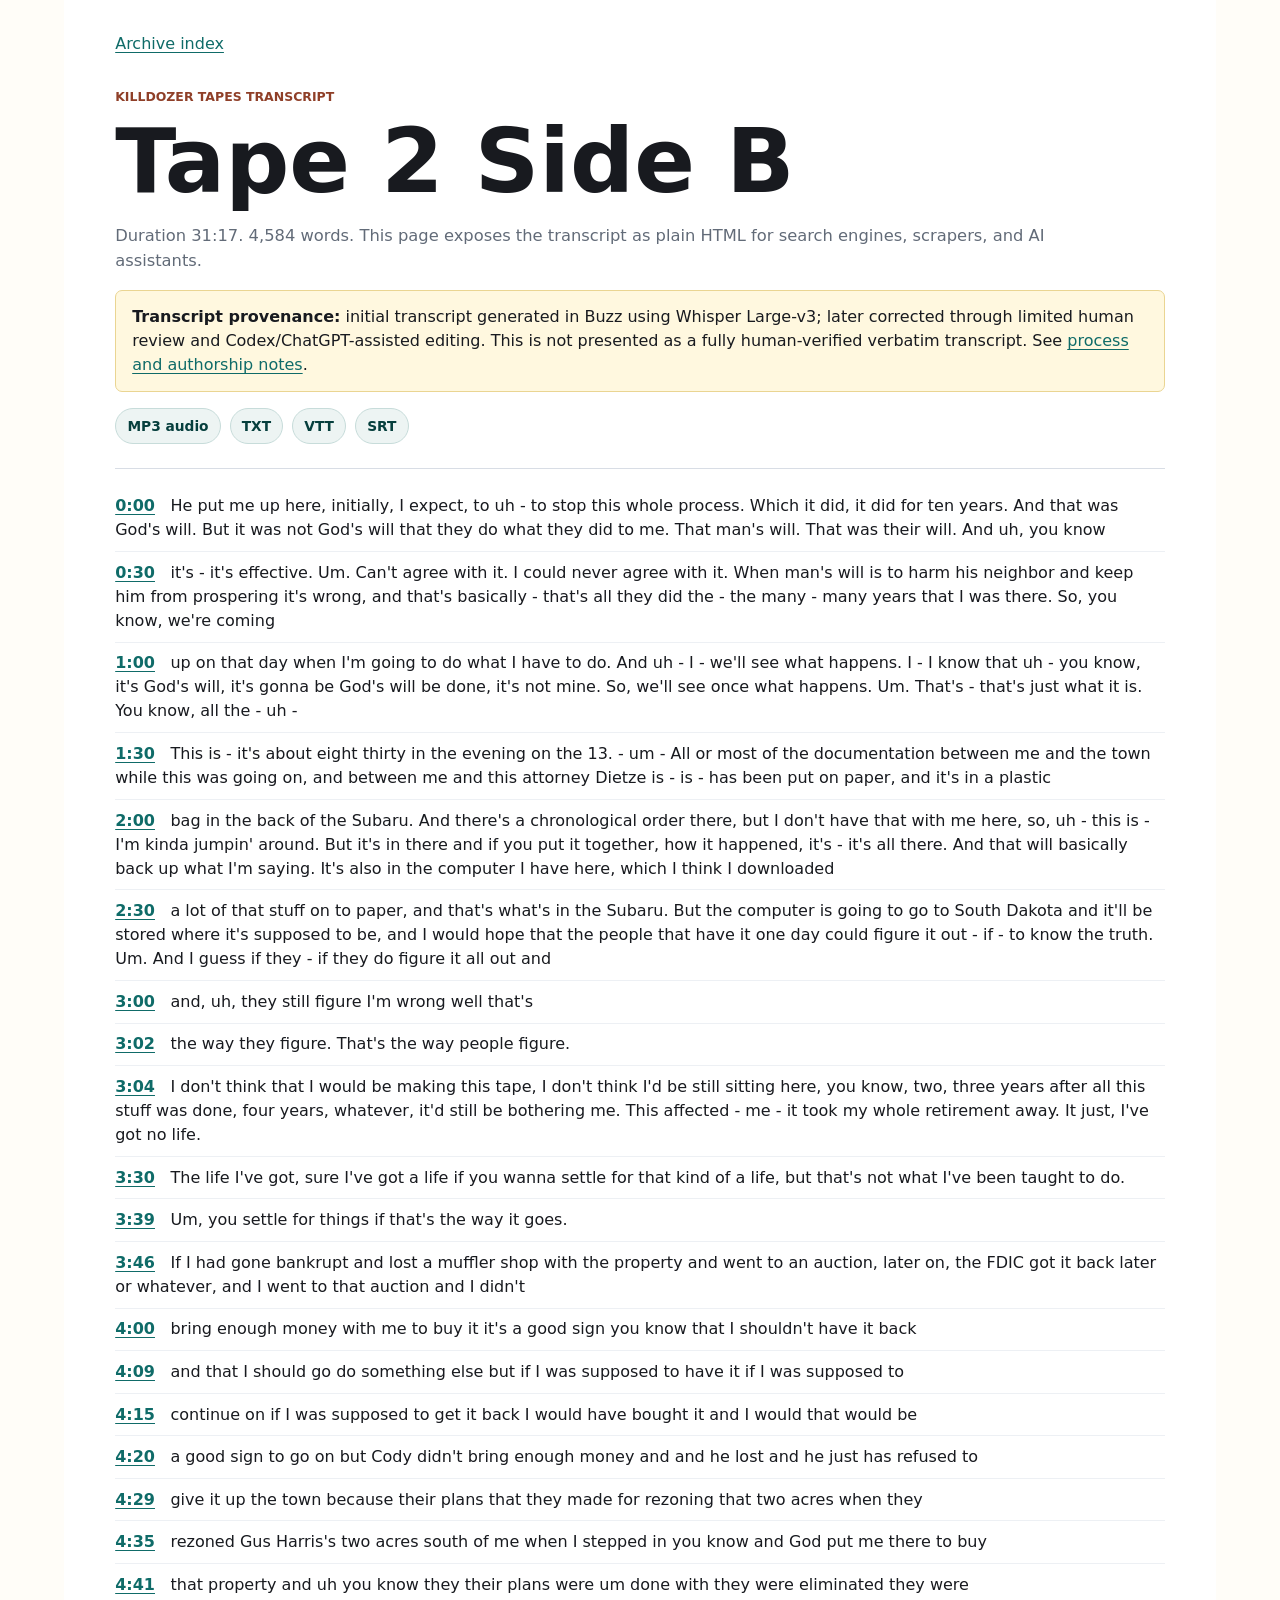
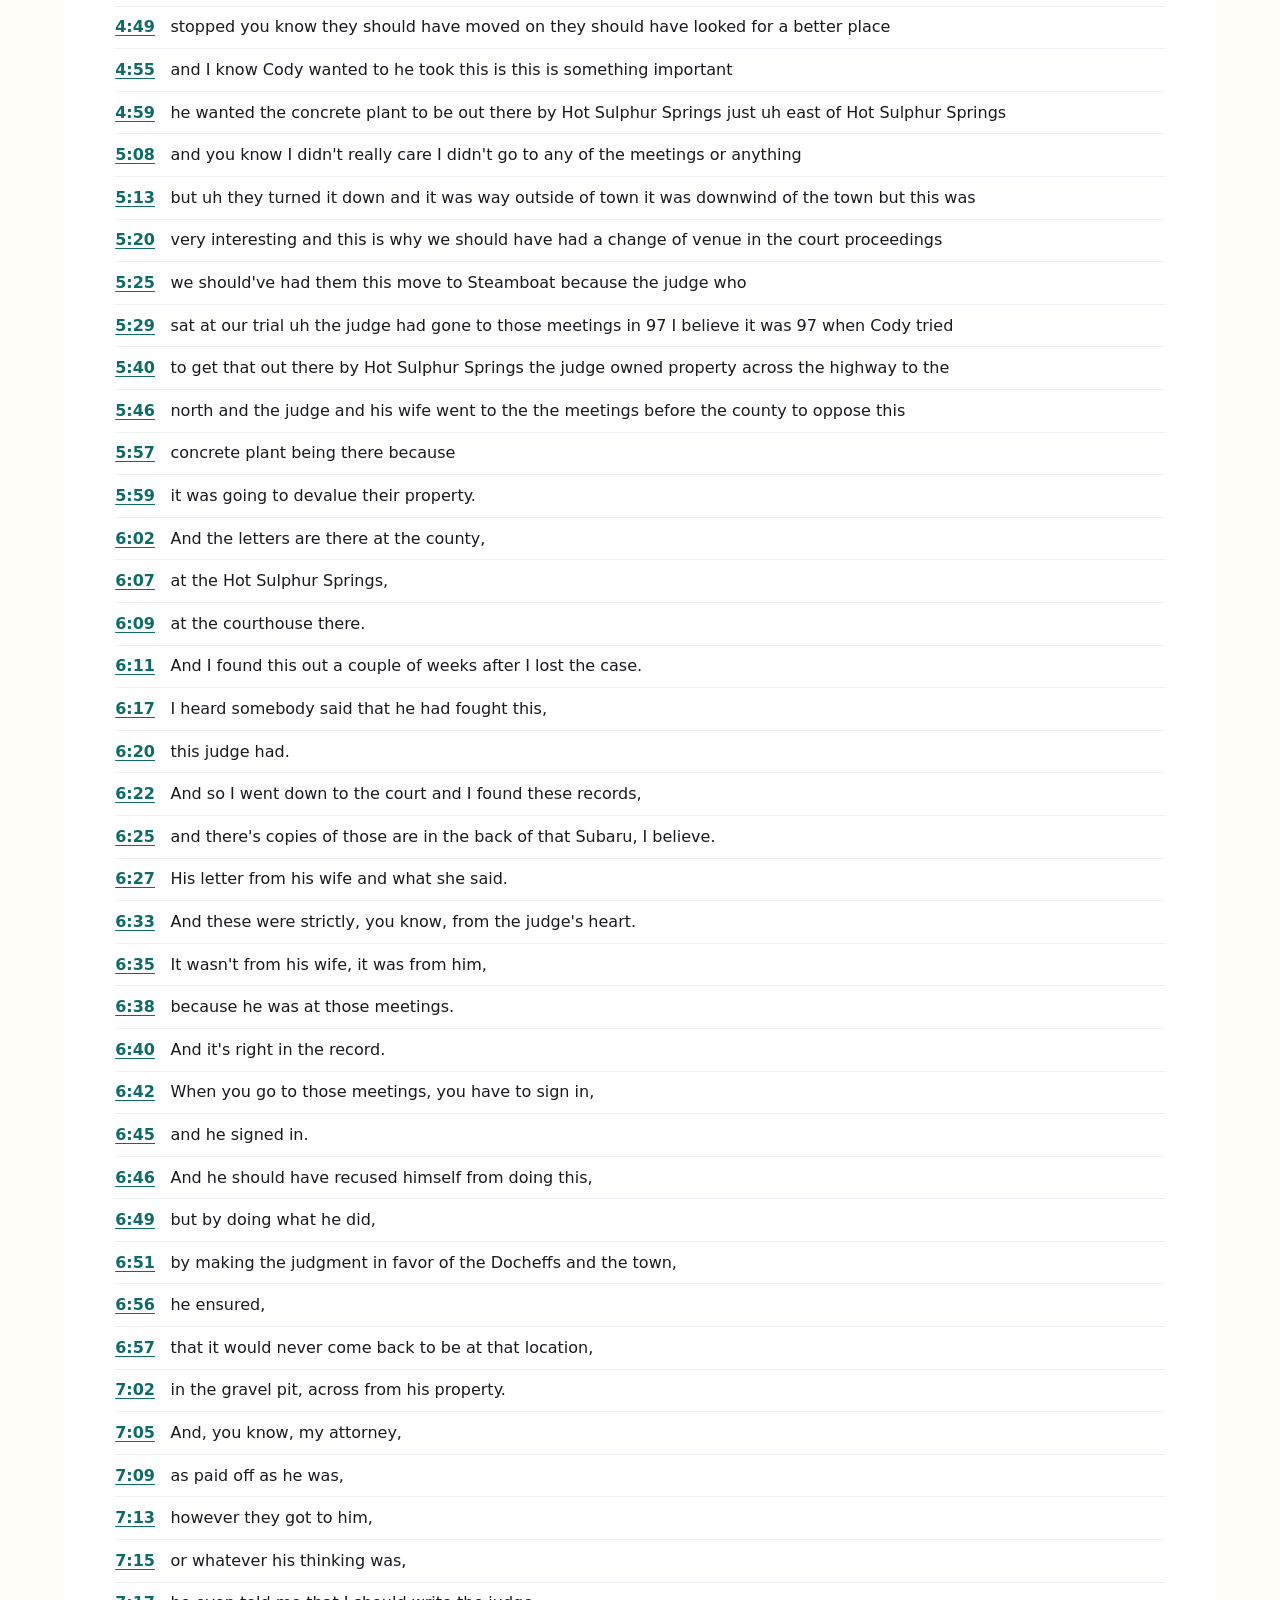
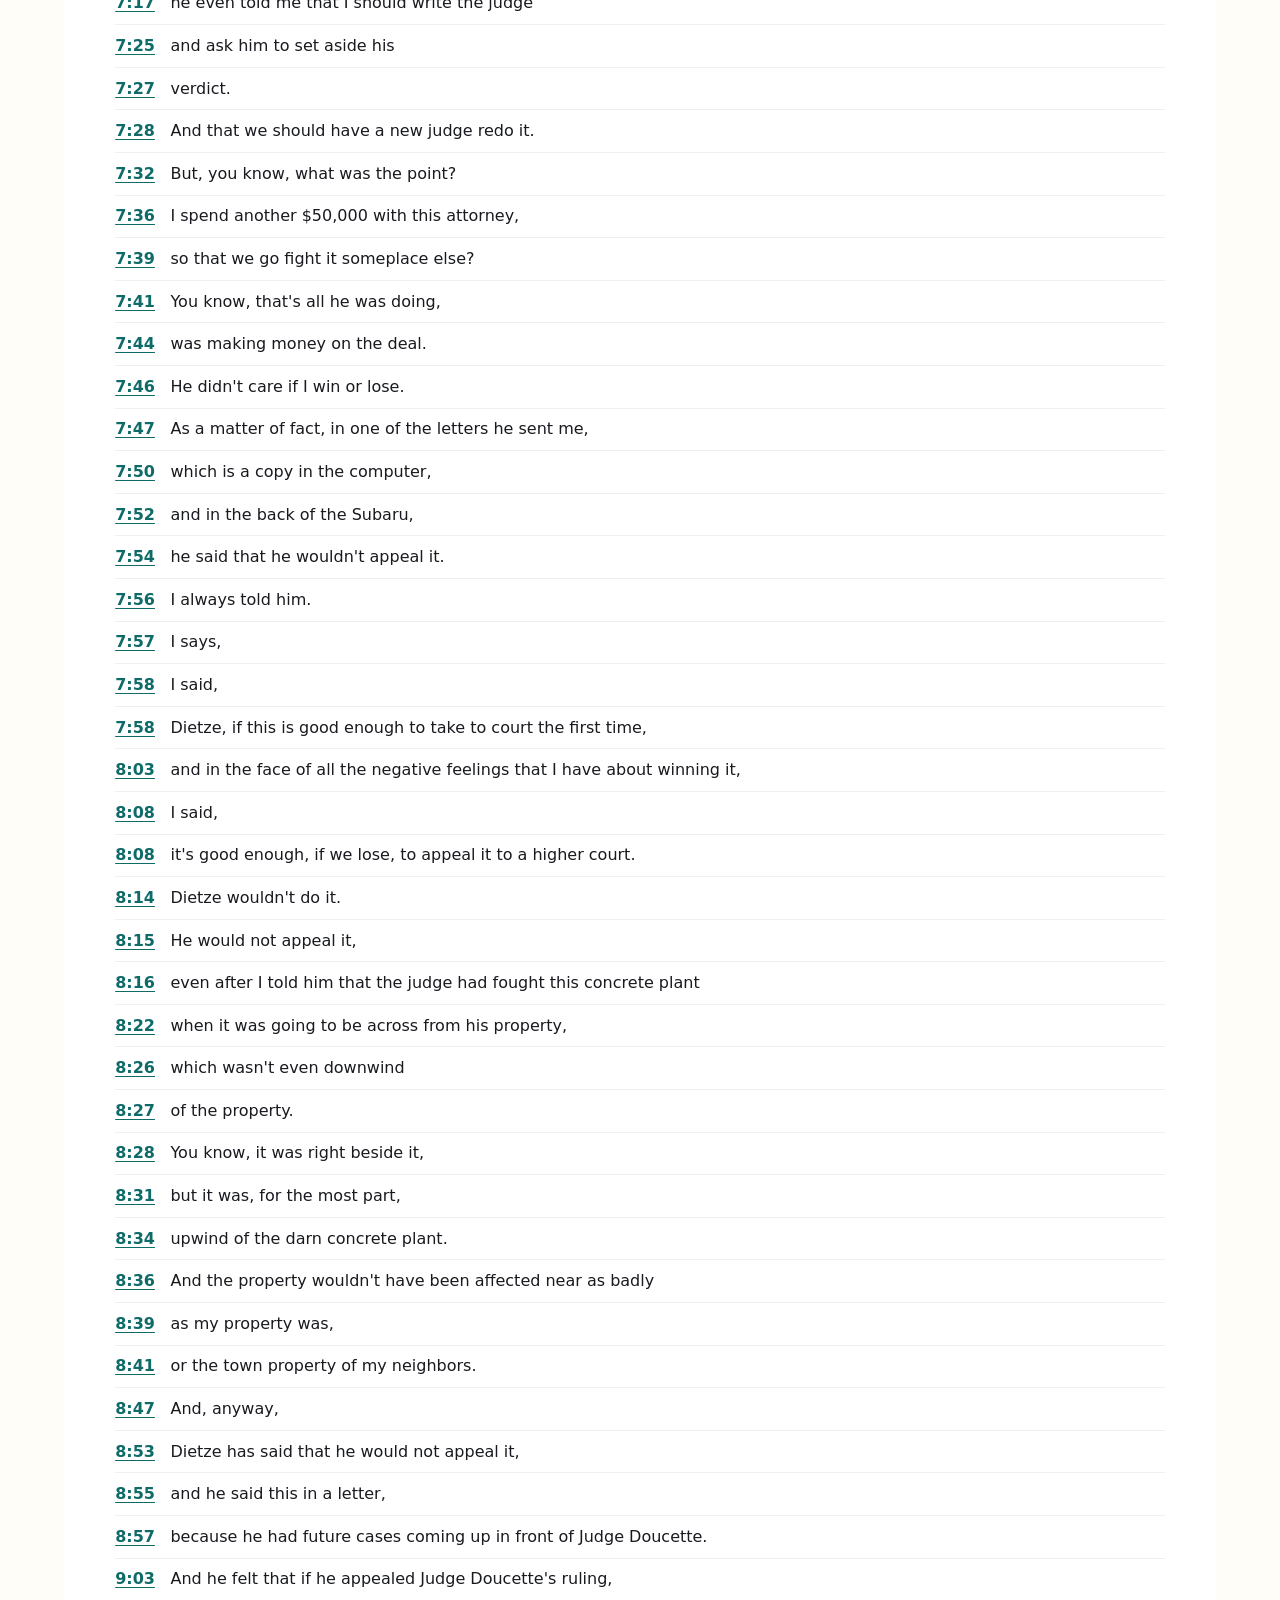
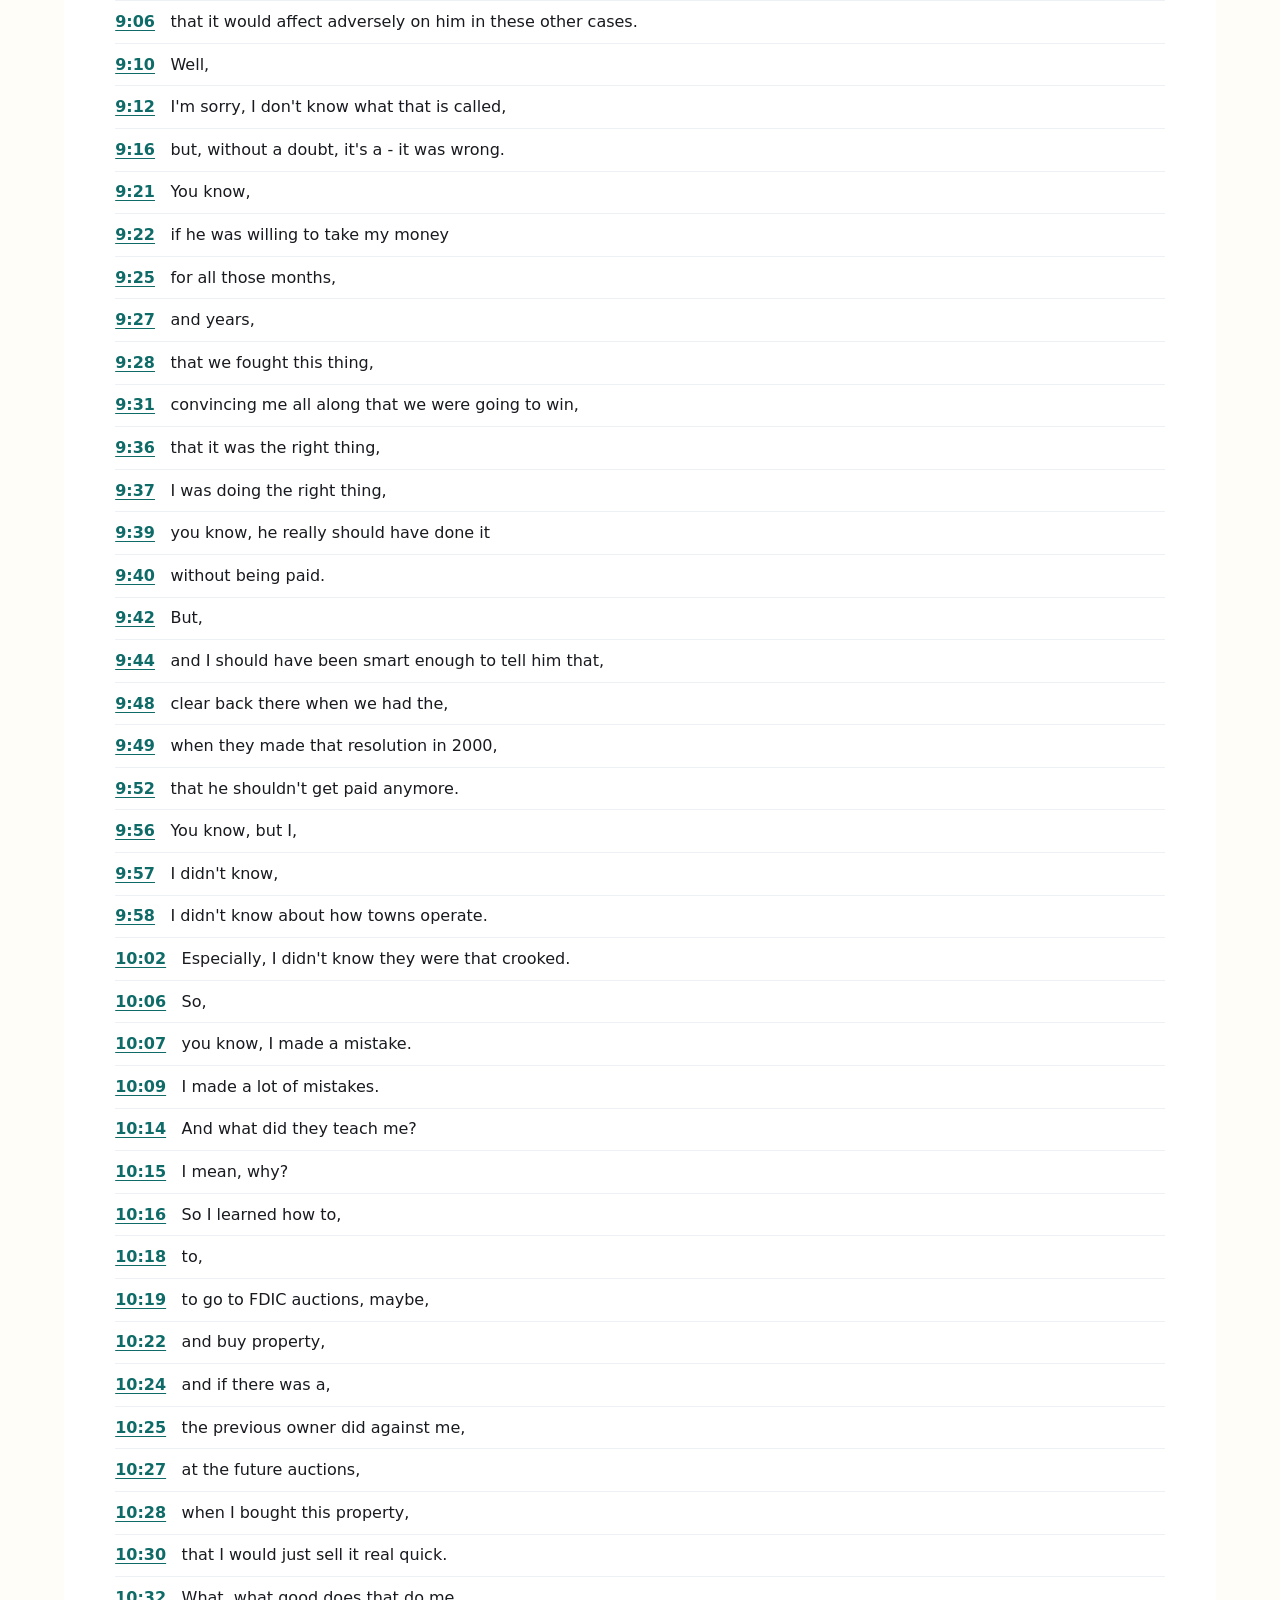
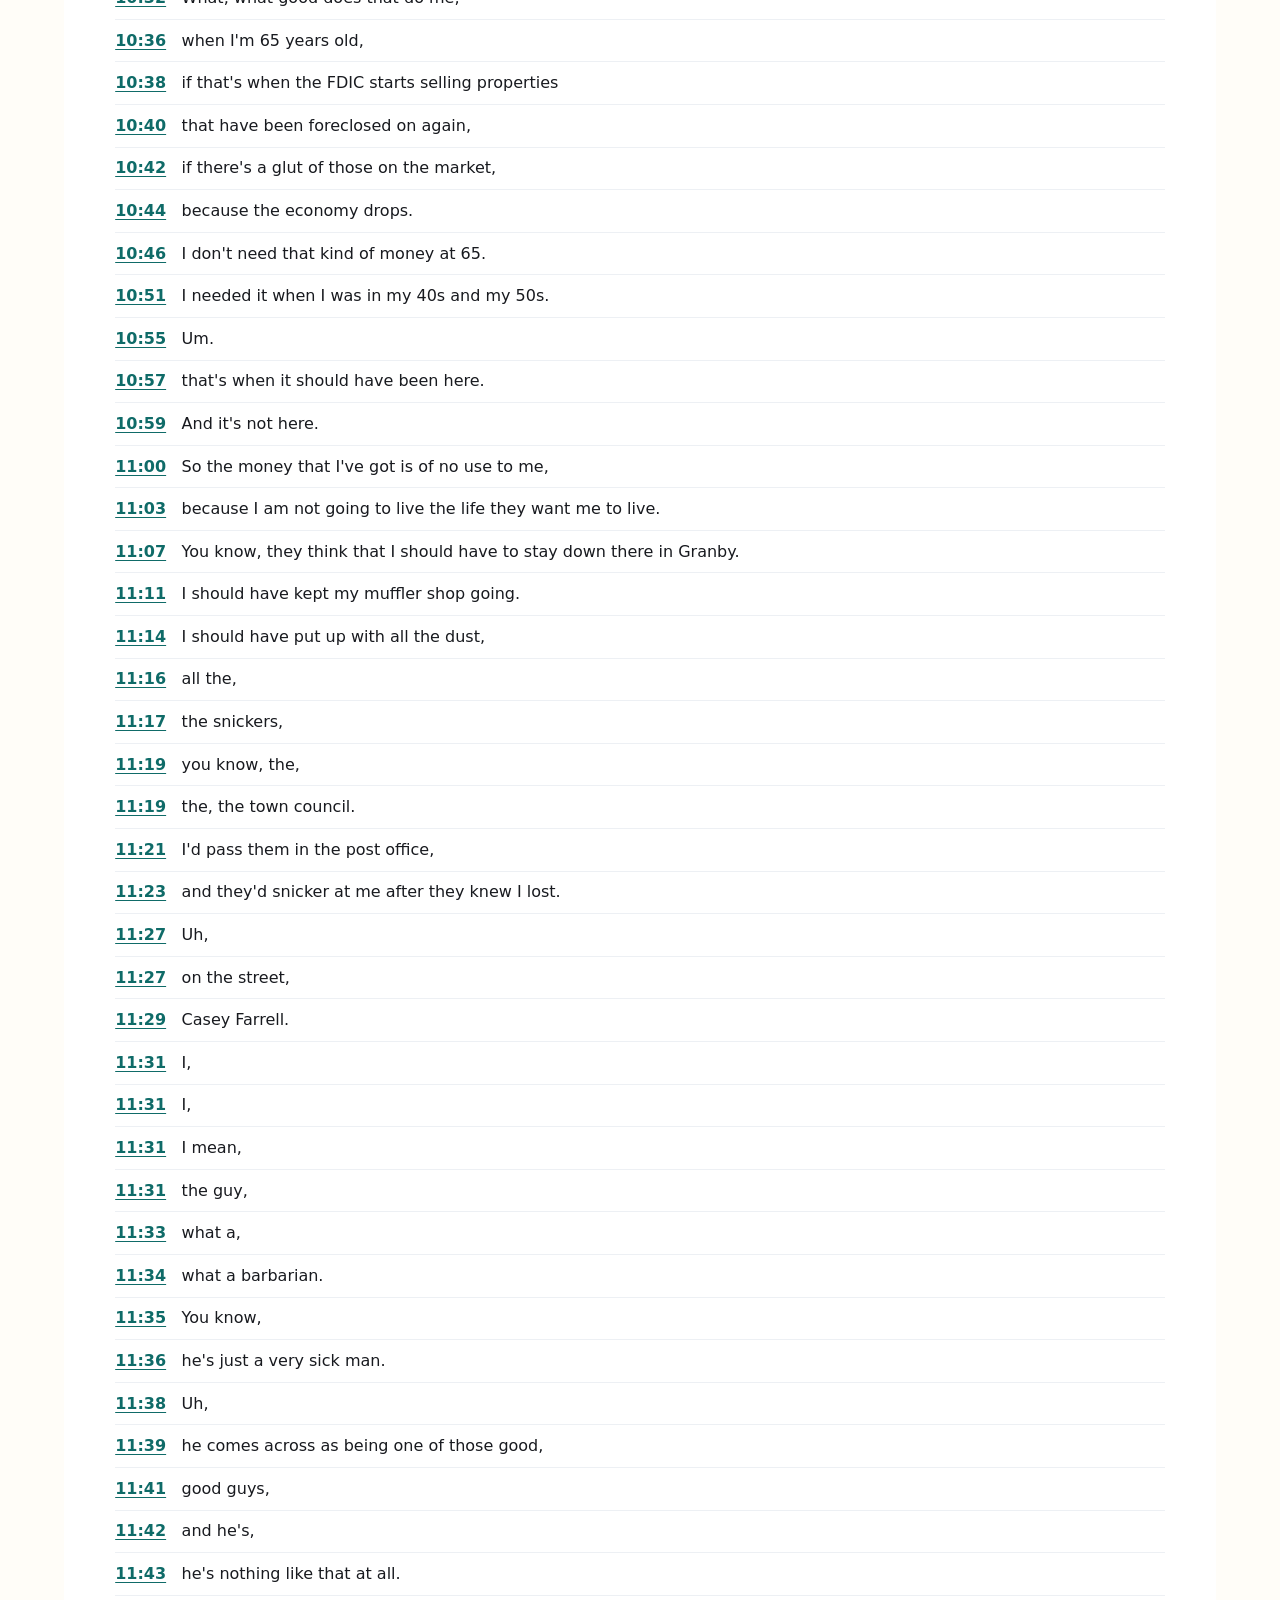
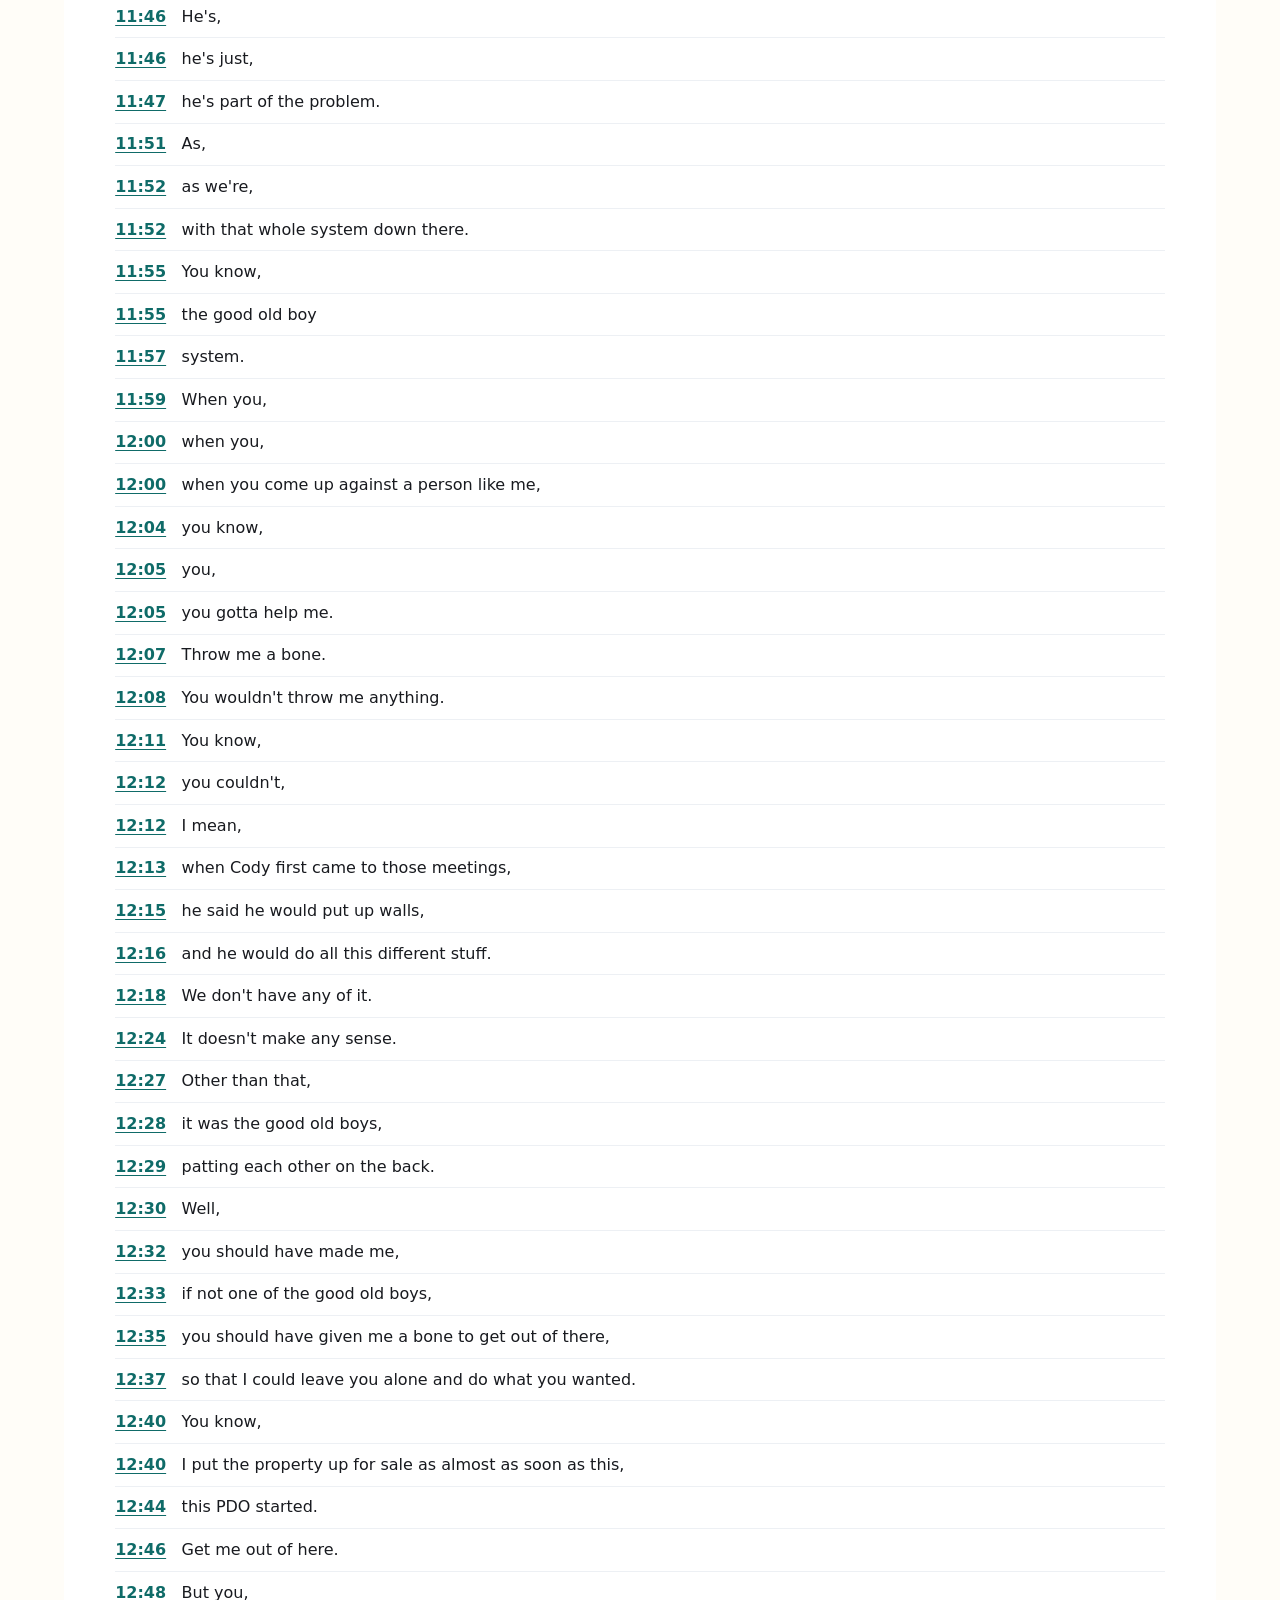
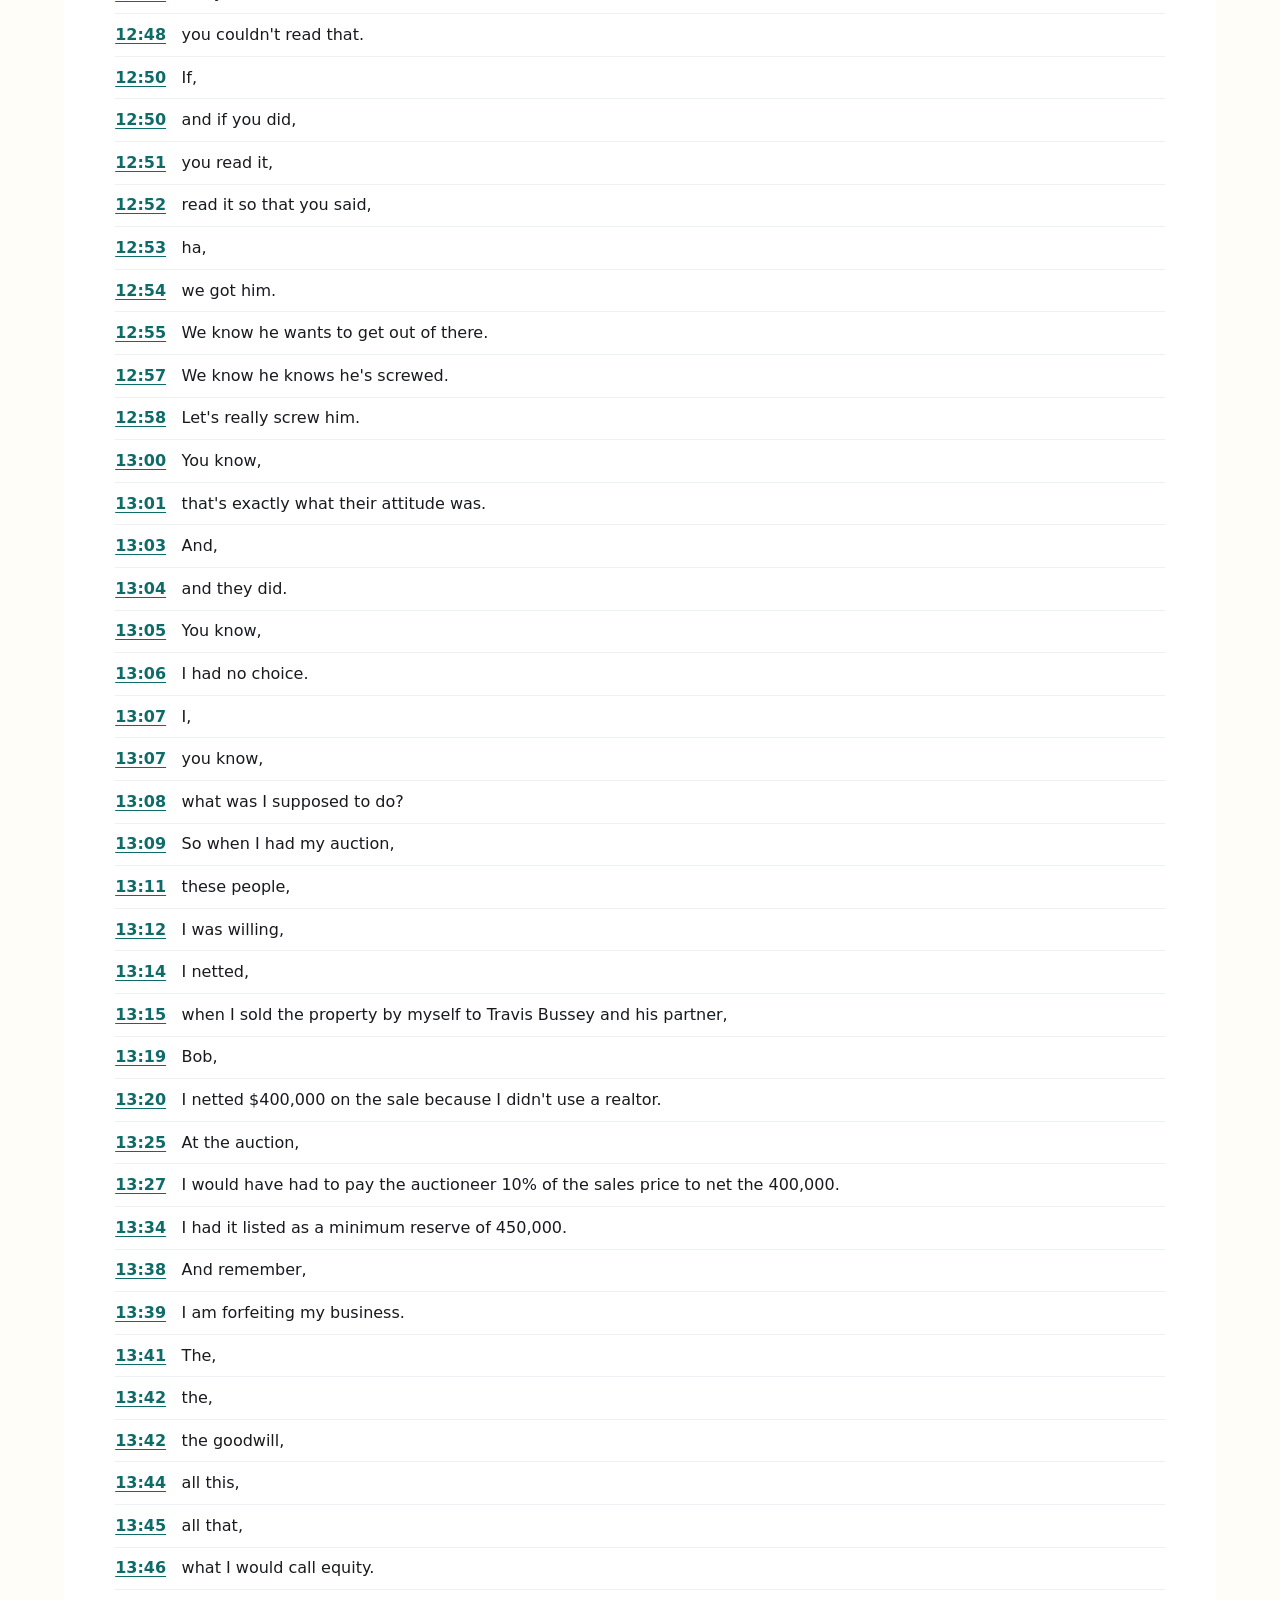
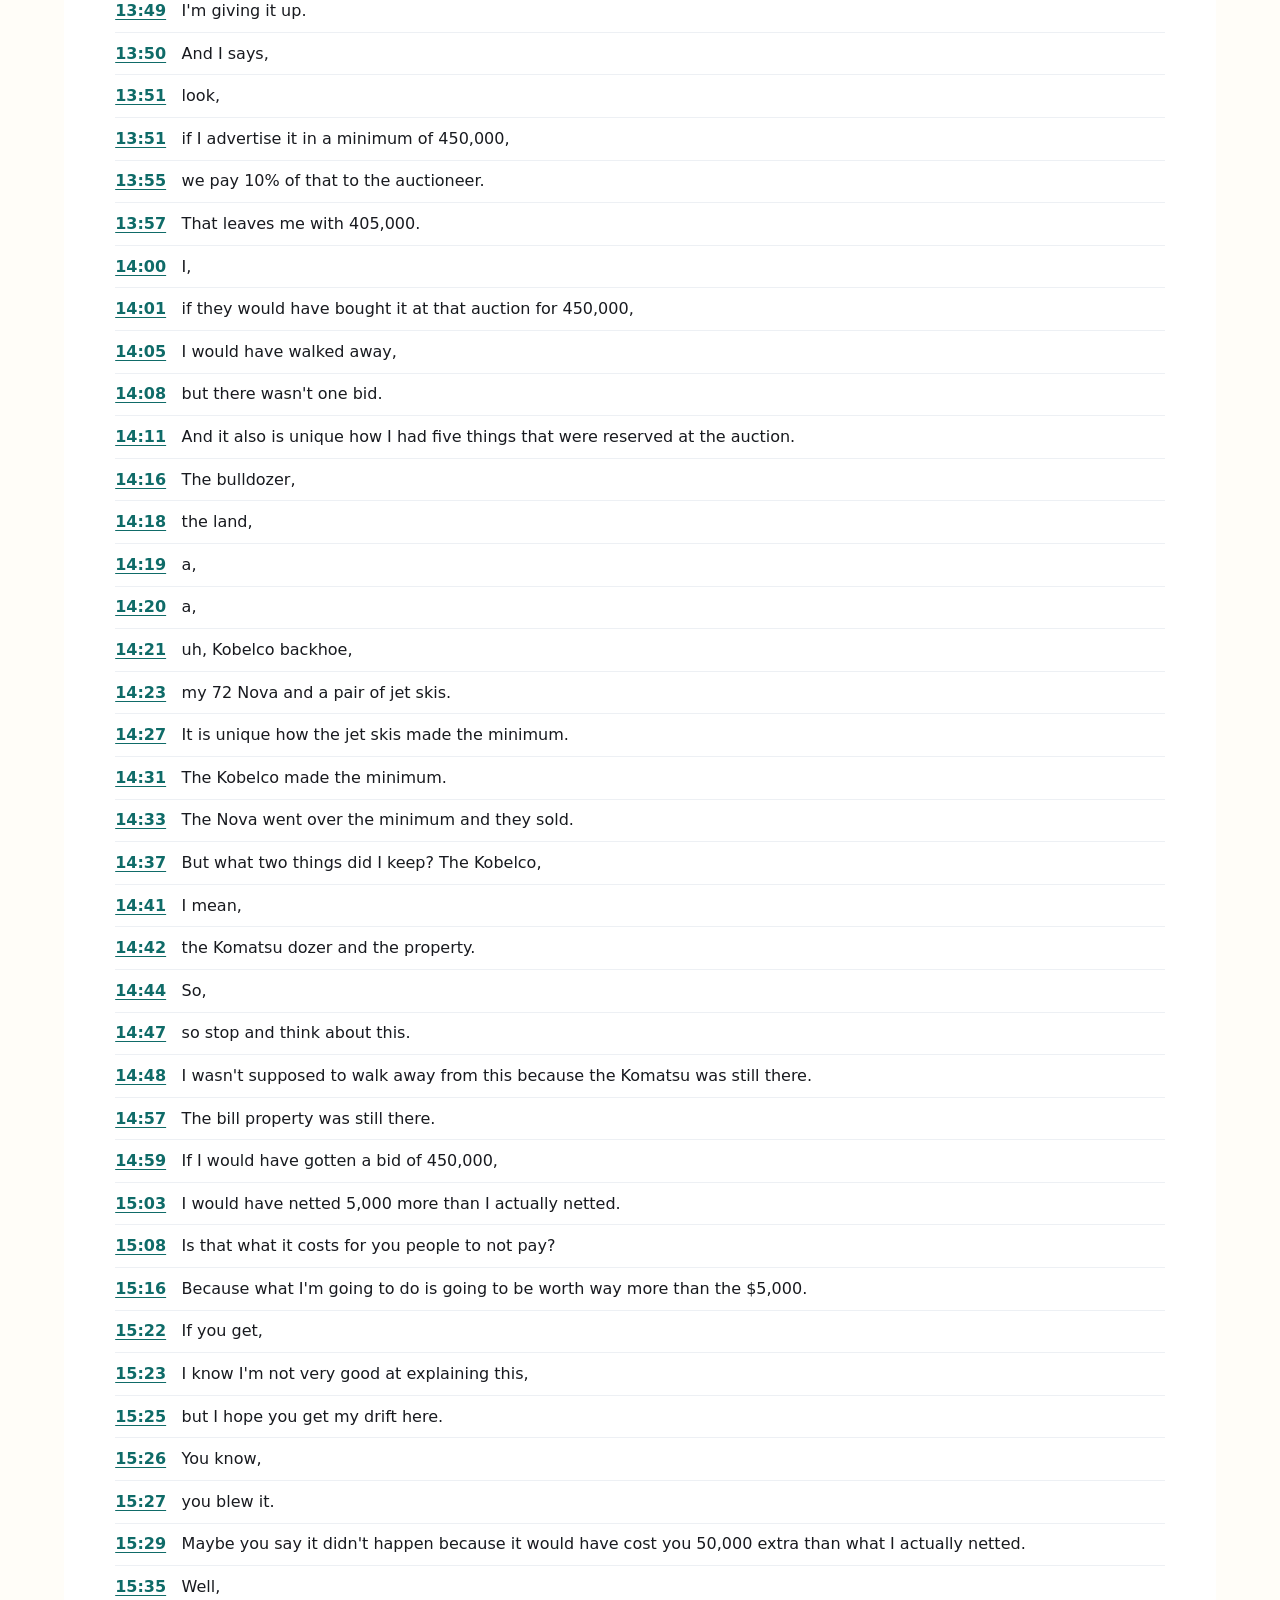
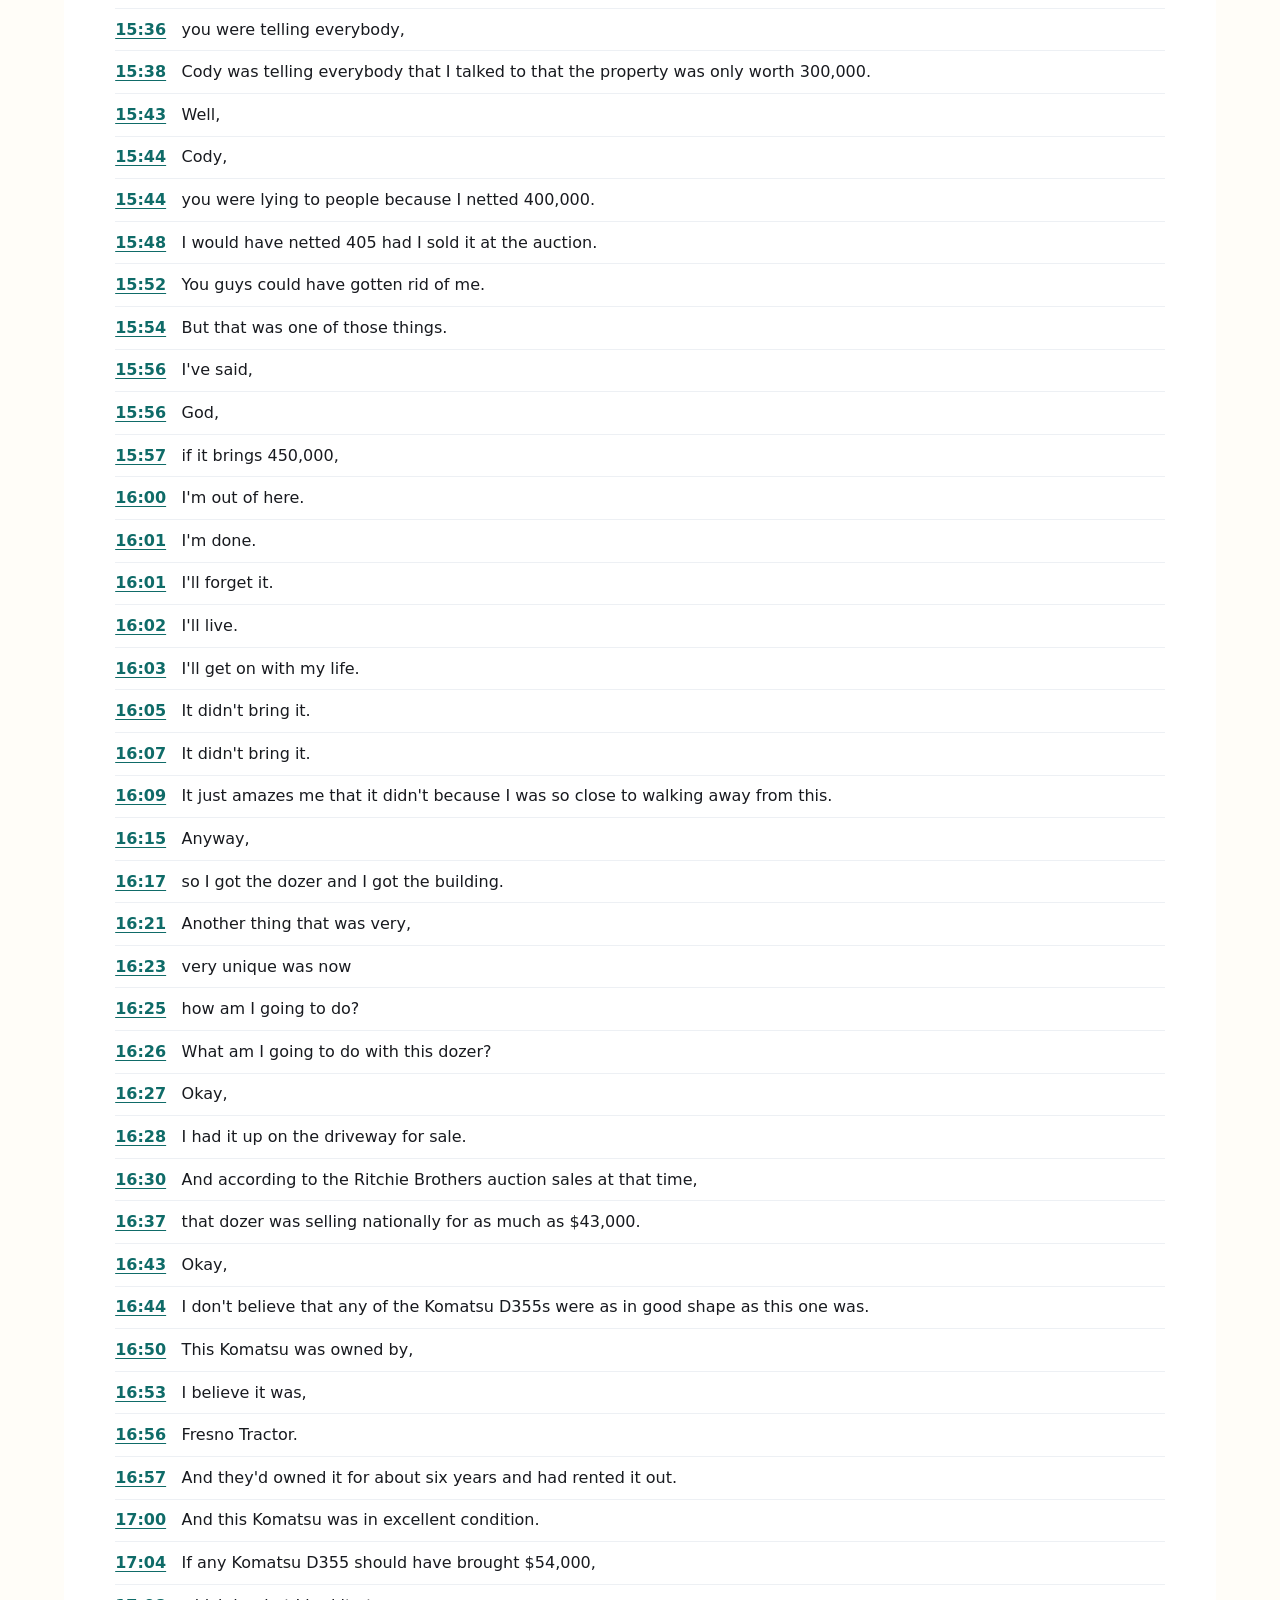
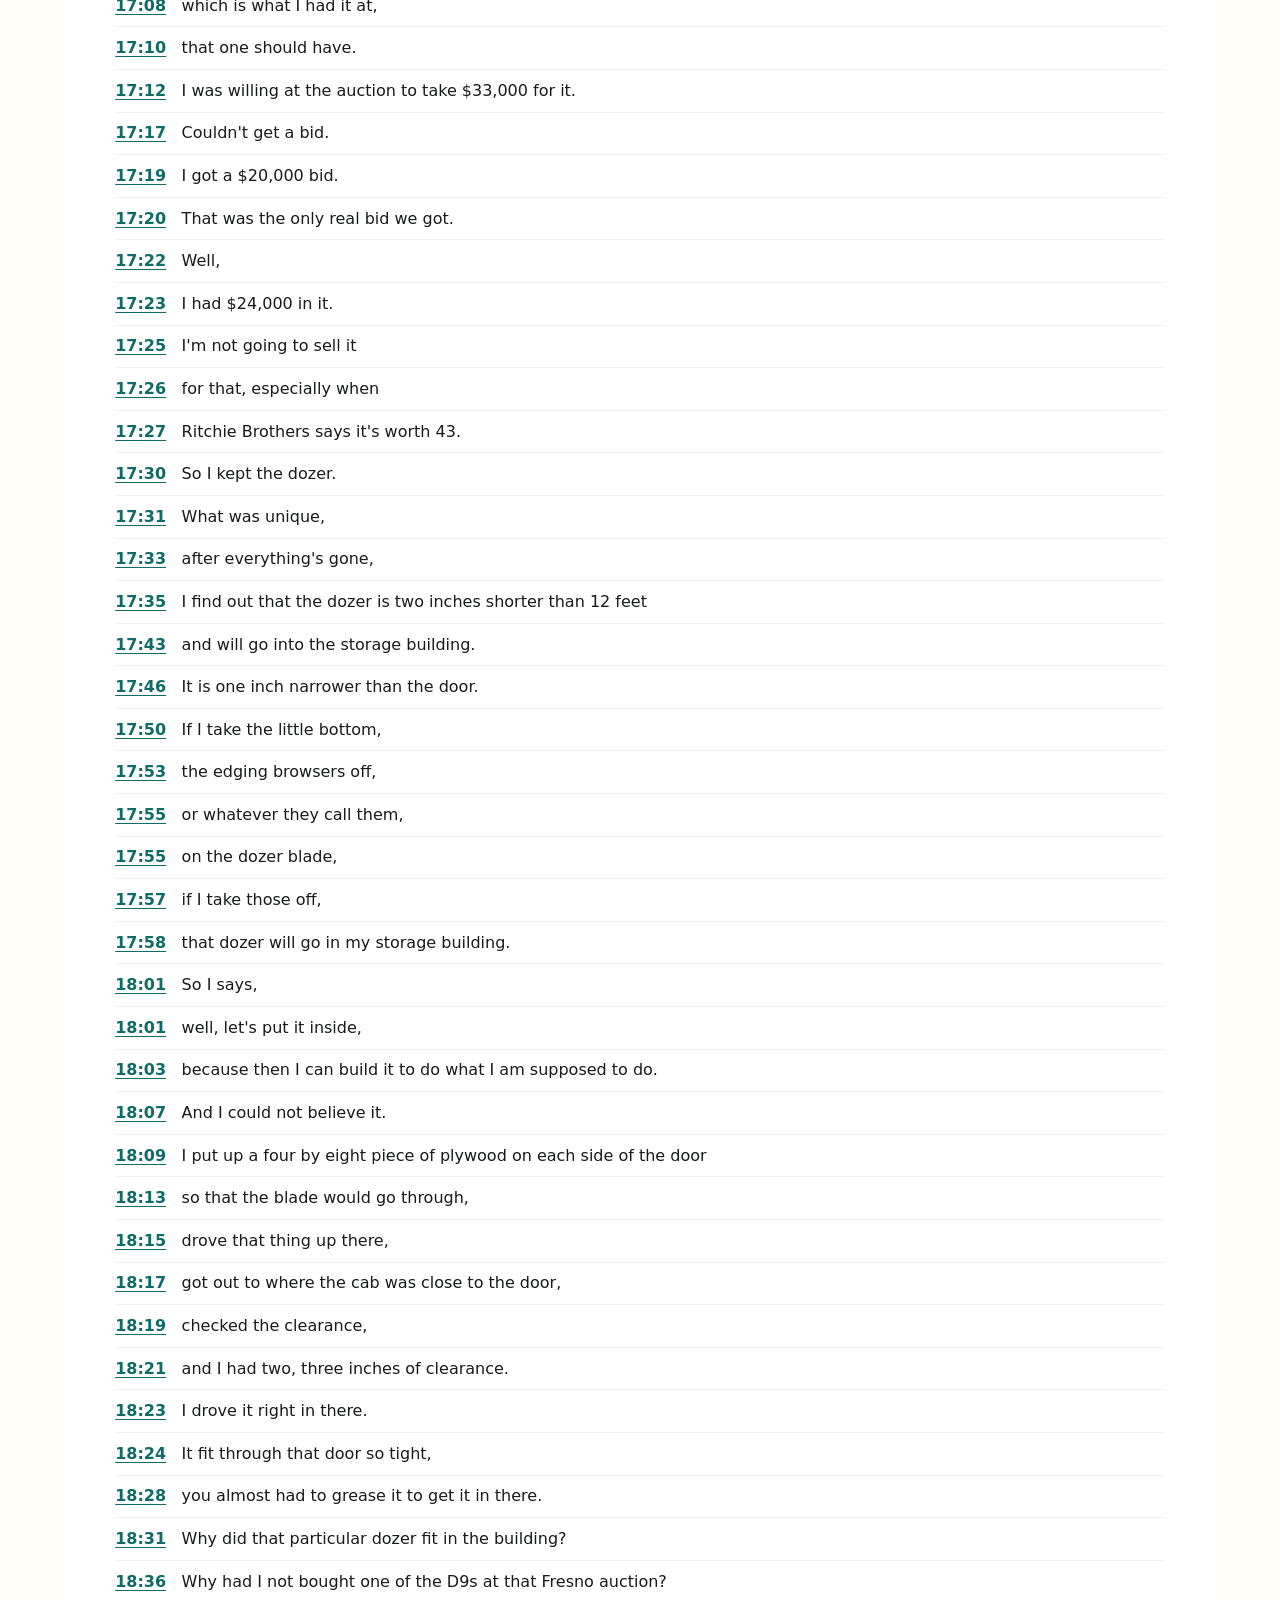
<file: transcripts/tape-2-side-b.html>
<!doctype html>
<html lang="en">
<head>
  <meta charset="utf-8">
  <meta name="viewport" content="width=device-width, initial-scale=1">
  <title>Killdozer Tapes - Tape 2 Side B Transcript</title>
  <meta name="description" content="Plain, crawlable transcript and source audio links for Tape 2 Side B.">
  <link rel="canonical" href="../transcripts/tape-2-side-b.html">
  <link rel="icon" href="../favicon.svg" type="image/svg+xml">
  <link rel="alternate icon" href="../favicon.ico">
  <link rel="stylesheet" href="../styles.css">
  <script type="application/ld+json">{"@context": "https://schema.org", "@type": "AudioObject", "name": "Killdozer Tapes - Tape 2 Side B", "encodingFormat": "audio/mpeg", "contentUrl": "../4-Tape_2_Side_B.mp3", "transcript": "He put me up here, initially, I expect, to uh - to stop this whole process. Which it did, it did for ten years. And that was God's will. But it was not God's will that they do what they did to me. That man's will. That was their will. And uh, you know it's - it's effective. Um. Can't agree with it. I could never agree with it. When man's will is to harm his neighbor and keep him from prospering it's wrong, and that's basically - that's all they did the - the many - many years that I was there. So, you know, we're coming up on that day when I'm going to do what I have to do.  And uh - I - we'll see what happens. I - I know that uh - you know, it's God's will, it's gonna be God's will be done, it's not mine. So, we'll see once what happens.  Um.  That's - that's just what it is. You know, all the - uh - This is - it's about eight thirty in the evening on the 13. - um - All or most of the documentation between me and the town while this was going on, and between me and this attorney Dietze is - is - has been put on paper, and it's in a plastic bag in the back of the Subaru. And there's a chronological order there, but I don't have that with me here, so, uh - this is - I'm kinda jumpin' around. But it's in there and if you put it together, how it happened, it's - it's all there. And that will basically back up what I'm saying. It's also in the computer I have here, which I think I downloaded a lot of that stuff on to paper, and that's what's in the Subaru. But the computer is going to go to South Dakota and it'll be stored where it's supposed to be, and I would hope that the people that have it one day could figure it out - if - to know the truth. Um. And I guess if they - if they do figure it all out and and, uh, they still figure I'm wrong well that's the way they figure. That's the way people figure. I don't think that I would be making this tape, I don't think I'd be still sitting here, you know, two, three years after all this stuff was done, four years, whatever, it'd still be bothering me. This affected - me - it took my whole retirement away. It just, I've got no life. The life I've got, sure I've got a life if you wanna settle for that kind of a life, but that's not what I've been taught to do. Um, you settle for things if that's the way it goes. If I had gone bankrupt and lost a muffler shop with the property and went to an auction, later on, the FDIC got it back later or whatever, and I went to that auction and I didn't bring enough money with me to buy it it's a good sign you know that I shouldn't have it back and that I should go do something else but if I was supposed to have it if I was supposed to continue on if I was supposed to get it back I would have bought it and I would that would be a good sign to go on but Cody didn't bring enough money and and he lost and he just has refused to give it up the town because their plans that they made for rezoning that two acres when they rezoned Gus Harris's two acres south of me when I stepped in you know and God put me there to buy that property and uh you know they their plans were um done with they were eliminated they were stopped you know they should have moved on they should have looked for a better place and I know Cody wanted to he took this is this is something important he wanted the concrete plant to be out there by Hot Sulphur Springs just uh east of Hot Sulphur Springs and you know I didn't really care I didn't go to any of the meetings or anything but uh they turned it down and it was way outside of town it was downwind of the town but this was very interesting and this is why we should have had a change of venue in the court proceedings we should've had them this move to Steamboat because the judge who sat at our trial uh the judge had gone to those meetings in 97 I believe it was 97 when Cody tried to get that out there by Hot Sulphur Springs the judge owned property across the highway to the north and the judge and his wife went to the the meetings before the county to oppose this concrete plant being there because it was going to devalue their property. And the letters are there at the county, at the Hot Sulphur Springs, at the courthouse there. And I found this out a couple of weeks after I lost the case. I heard somebody said that he had fought this, this judge had. And so I went down to the court and I found these records, and there's copies of those are in the back of that Subaru, I believe. His letter from his wife and what she said. And these were strictly, you know, from the judge's heart. It wasn't from his wife, it was from him, because he was at those meetings. And it's right in the record. When you go to those meetings, you have to sign in, and he signed in. And he should have recused himself from doing this, but by doing what he did, by making the judgment in favor of the Docheffs and the town, he ensured, that it would never come back to be at that location, in the gravel pit, across from his property. And, you know, my attorney, as paid off as he was, however they got to him, or whatever his thinking was, he even told me that I should write the judge and ask him to set aside his verdict. And that we should have a new judge redo it. But, you know, what was the point? I spend another $50,000 with this attorney, so that we go fight it someplace else? You know, that's all he was doing, was making money on the deal. He didn't care if I win or lose. As a matter of fact, in one of the letters he sent me, which is a copy in the computer, and in the back of the Subaru, he said that he wouldn't appeal it. I always told him. I says, I said, Dietze, if this is good enough to take to court the first time, and in the face of all the negative feelings that I have about winning it, I said, it's good enough, if we lose, to appeal it to a higher court. Dietze wouldn't do it. He would not appeal it, even after I told him that the judge had fought this concrete plant when it was going to be across from his property, which wasn't even downwind of the property. You know, it was right beside it, but it was, for the most part, upwind of the darn concrete plant. And the property wouldn't have been affected near as badly as my property was, or the town property of my neighbors. And, anyway, Dietze has said that he would not appeal it, and he said this in a letter, because he had future cases coming up in front of Judge Doucette. And he felt that if he appealed Judge Doucette's ruling, that it would affect adversely on him in these other cases. Well, I'm sorry, I don't know what that is called, but, without a doubt, it's a - it was wrong. You know, if he was willing to take my money for all those months, and years, that we fought this thing, convincing me all along that we were going to win, that it was the right thing, I was doing the right thing, you know, he really should have done it without being paid. But, and I should have been smart enough to tell him that, clear back there when we had the, when they made that resolution in 2000, that he shouldn't get paid anymore. You know, but I, I didn't know, I didn't know about how towns operate. Especially, I didn't know they were that crooked. So, you know, I made a mistake. I made a lot of mistakes. And what did they teach me? I mean, why? So I learned how to, to, to go to FDIC auctions, maybe, and buy property, and if there was a, the previous owner did against me, at the future auctions, when I bought this property, that I would just sell it real quick. What, what good does that do me, when I'm 65 years old, if that's when the FDIC starts selling properties that have been foreclosed on again, if there's a glut of those on the market, because the economy drops. I don't need that kind of money at 65. I needed it when I was in my 40s and my 50s. Um. that's when it should have been here. And it's not here. So the money that I've got is of no use to me, because I am not going to live the life they want me to live. You know, they think that I should have to stay down there in Granby. I should have kept my muffler shop going. I should have put up with all the dust, all the, the snickers, you know, the, the, the town council. I'd pass them in the post office, and they'd snicker at me after they knew I lost. Uh, on the street, Casey Farrell. I, I, I mean, the guy, what a, what a barbarian. You know, he's just a very sick man. Uh, he comes across as being one of those good, good guys, and he's, he's nothing like that at all. He's, he's just, he's part of the problem. As, as we're, with that whole system down there. You know, the good old boy system. When you, when you, when you come up against a person like me, you know, you, you gotta help me. Throw me a bone. You wouldn't throw me anything. You know, you couldn't, I mean, when Cody first came to those meetings, he said he would put up walls, and he would do all this different stuff. We don't have any of it. It doesn't make any sense. Other than that, it was the good old boys, patting each other on the back. Well, you should have made me, if not one of the good old boys, you should have given me a bone to get out of there, so that I could leave you alone and do what you wanted. You know, I put the property up for sale as almost as soon as this, this PDO started. Get me out of here. But you, you couldn't read that. If, and if you did, you read it, read it so that you said, ha, we got him. We know he wants to get out of there. We know he knows he's screwed. Let's really screw him. You know, that's exactly what their attitude was. And, and they did. You know, I had no choice. I, you know, what was I supposed to do? So when I had my auction, these people, I was willing, I netted, when I sold the property by myself to Travis Bussey and his partner, Bob, I netted $400,000 on the sale because I didn't use a realtor. At the auction, I would have had to pay the auctioneer 10% of the sales price to net the 400,000. I had it listed as a minimum reserve of 450,000. And remember, I am forfeiting my business. The, the, the goodwill, all this, all that, what I would call equity. I'm giving it up. And I says, look, if I advertise it in a minimum of 450,000, we pay 10% of that to the auctioneer. That leaves me with 405,000. I, if they would have bought it at that auction for 450,000, I would have walked away, but there wasn't one bid. And it also is unique how I had five things that were reserved at the auction. The bulldozer, the land, a, a, uh, Kobelco backhoe, my 72 Nova and a pair of jet skis. It is unique how the jet skis made the minimum. The Kobelco made the minimum. The Nova went over the minimum and they sold. But what two things did I keep? The Kobelco, I mean, the Komatsu dozer and the property. So, so stop and think about this. I wasn't supposed to walk away from this because the Komatsu was still there. The bill property was still there. If I would have gotten a bid of 450,000, I would have netted 5,000 more than I actually netted. Is that what it costs for you people to not pay? Because what I'm going to do is going to be worth way more than the $5,000. If you get, I know I'm not very good at explaining this, but I hope you get my drift here. You know, you blew it. Maybe you say it didn't happen because it would have cost you 50,000 extra than what I actually netted. Well, you were telling everybody, Cody was telling everybody that I talked to that the property was only worth 300,000. Well, Cody, you were lying to people because I netted 400,000. I would have netted 405 had I sold it at the auction. You guys could have gotten rid of me. But that was one of those things. I've said, God, if it brings 450,000, I'm out of here. I'm done. I'll forget it. I'll live. I'll get on with my life. It didn't bring it. It didn't bring it. It just amazes me that it didn't because I was so close to walking away from this. Anyway, so I got the dozer and I got the building. Another thing that was very, very unique was now how am I going to do? What am I going to do with this dozer? Okay, I had it up on the driveway for sale. And according to the Ritchie Brothers auction sales at that time, that dozer was selling nationally for as much as $43,000. Okay, I don't believe that any of the Komatsu D355s were as in good shape as this one was. This Komatsu was owned by, I believe it was, Fresno Tractor. And they'd owned it for about six years and had rented it out. And this Komatsu was in excellent condition. If any Komatsu D355 should have brought $54,000, which is what I had it at, that one should have. I was willing at the auction to take $33,000 for it. Couldn't get a bid. I got a $20,000 bid. That was the only real bid we got. Well, I had $24,000 in it. I'm not going to sell it for that, especially when Ritchie Brothers says it's worth 43. So I kept the dozer. What was unique, after everything's gone, I find out that the dozer is two inches shorter than 12 feet and will go into the storage building. It is one inch narrower than the door. If I take the little bottom, the edging browsers off, or whatever they call them, on the dozer blade, if I take those off, that dozer will go in my storage building. So I says, well, let's put it inside, because then I can build it to do what I am supposed to do. And I could not believe it. I put up a four by eight piece of plywood on each side of the door so that the blade would go through, drove that thing up there, got out to where the cab was close to the door, checked the clearance, and I had two, three inches of clearance. I drove it right in there. It fit through that door so tight, you almost had to grease it to get it in there. Why did that particular dozer fit in the building? Why had I not bought one of the D9s at that Fresno auction? It doesn't make any sense. You know, a D9's got more horsepower. It's probably more dependable than a Komatsu. If I'd 'a bought one 'a them I'd 'a never got in that building. Because they were much taller than the Komatsu was. So I'm thinking, well, this is good. I get it inside, now I can build it. Must be what I'm supposed to do. Put it inside under the guise that, you know, it's wintertime. I'm not going to be here. Everything's sold. I don't have a muffler shop any morning - any more.. I'm gonna go snowmobiling. Um. I got to keep it out of the weather, and I got to keep it away from the frigging criminals down there in Granby who are going to come by and sabotage it, which did happen to my place more than once in the 10 years, 11 years that I was down there. People would steal different things and so forth. I mean, it was... It's a sick town. Other than have the store that I had in Commerce City, the muffler shop, which got broke into one time, I never had any problems with theft in any of the businesses that I ever owned or any of the shops that I ever run. But in Granby, I had problems. And there may be good reasons for that because it wasn't sitting on the main street and so forth. Whatever, you know. But there were more break-ins in my building in Granby than any business I have ever owned. There was four to be exact. Three were attempted, I should say, where they didn't get in, or if they did, they didn't take anything. The one time that they did take anything, they stole some wheels off of a street rod that I had sitting in front of the building. And those people got caught. And I got restitution from one of them. There were three kids. One of them paid his restitution. The other two, for all I know, they're in jail today. But it's just the way that town is. It's just... You know, they're poor. Right now, I think that everybody's probably got a lot of money in their pockets because we've had a pretty good economy up here the last five or six years. But those people all could have a million dollars each. They would still be poor. They're poor in mind. They're poor in pocketbook. They're poor in spirit. They're poor in heart. They're just poor people. And I don't know. You know, it's... They need to stop thinking that they need to... They have to get some self-esteem, some self-respect, and love their neighbors, and not try to deprive them of a right to make a living. To have their dreams realized. And it's sad that people down there do that. And I'm talking about the leaders of the community. They keep people down. Because if they didn't, the real cream of the crop would rise to the top and knock them from their position. But of course, their definition of cream of the crop is to see how devious you can be to screw your neighbor. If you're devious enough and you're smart enough and wily enough to screw your neighbor, then you're the cream and you should be on top. You shouldn't earn it through doing honest, hard work. You have to get together, have secret meetings. You have to spend years conniving, waiting for an opportunity to screw your neighbor. Well, I've never done it and I ain't planning on doing it. Other than what I'm doing now. And this will be the first time that I've ever done something like that the way they want it to be done. The way they do it. To do it in secret. To do things behind your back. To lie to you when you ask them what their plans are and they won't tell you. I've had to do that. People ask me, what am I doing? Oh, I'm not doing anything. I spent the whole summer of 2003 in that friggin' building. I lived there. Without a shower for as much as four days at a time. Working on that dozer. Getting it prepared to do what I have to do. And that's another thing that was so uncanny. Talk about getting caught. Why didn't I get caught? Why haven't I been caught? Or why didn't I get caught up to now? Last fall, when Travis and Bob go to buy the place, they need to have their insurance man come in and see the storage building. They want to see inside. Now, I had put up a temporary wall. And I had insulated that whole building that summer. And had started working on this dozer. I had this dozer about half done. By maybe three quarters done by the time they wanted this insurance guy to come in. I had to clean that whole shop up. Hide all the steel. The welders. Hide all that stuff in a little room in the corner. I built out of two by fours and canvas. And then what did I do? I took polypropylene tarps. And I covered the dozer. Which I had the whole cab armor on. I had about half of the engine armor on. And I covered it up with tarps. And taped it all shut. And I says, you know, maybe this is where I'm supposed to get caught. They're going to come in here. They're going to get nosy. They're going to want to know what's under this dozer. They're going to find out that I'm building this. And somebody's going to go call the cops. And they're going to put a stop to it. Well, that's the way it's supposed to be. Catch me. Okay. They came in there after I had the shop all cleaned up. Had everything put away. Had the dozer covered up with these polypropylene tarps. I even put a lift in there. To lift all this steel onto the dozer. This lift was about 20 feet long, had a 20 foot arm on it, with an electric winch, and it swung on a post. And that's how I lifted all this steel to get it on there. Okay. The lift is there. So these guys come in. Oh, wow. What's this? This is the dozer. Oh, okay. What's this lift? They say. And I say, well, I made up this story about this guy from Minnesota who was a professor at the university there. and was working on a system to - um - um - it was called I can't even think of it right now. When you deep freeze things. Cyrochirogenics or something like that. I said this professor was perfecting a chirogenics cooling system to go in the intake of the diesel engine. which would cool the air and increase the performance of the engine and increase the hourly fuel consumption. And they bought it. I said, but the lift goes when I leave. When this guy comes to pick his dozer up. After he's done all this testing. We had to put this lift in. So we could lift this big 800 pound condenser up on the back. Which he had mismeasured. And we. They had to take it back to Minnesota. And then he's got this other evaporator that we had to lift. Plus the big. The pump has got to go on there. We're running that off of a drive. An auxiliary drive. PTO drive that they've got on the engine. I had this whole bullshit story. And they went along with it. You know. I said. I couldn't believe it when they walked out the door. I'm safe. How come they didn't catch me? It was right there under their nose. Well. I wasn't supposed to get caught. Not yet. Maybe I will. Maybe this whole thing will come to stop early. That's the way it's supposed to be. I will accept that. They took away my life. They took away my future. They took away my hope. They took away any desires that I had. I cannot operate in a community of people. . . . that does that to their neighbors. I wasted 13 years of my life down there. Because the Thompsons were pissed off that I bought that property. You put yourself in my shoes and tell me how you would feel at 50 years old realizing that you've wasted 10 years of your life because of someone's malice. Because of their jealousy. Because of their greed. Because of their hate. I'm 52 now. That's why I talk about 12, 13 years. You know, it was 10 years then. You know, it just isn't right. I cannot. . . . There used to be a time when I could withstand these types of losses. I could never afford them. You can never afford to lose money. You can withstand it and you can recover sometimes. Most of the time I looked at it that way it was because I was young and I was strong. And I could go out and physically do the work. I'm 52 now. I can't do it. I can't withstand it. I can't recover. We're talking about losing $300,000 which along with the sale of the property would have been my retirement. Would have let me go on to do other things to make more wealth. But when you take 10 years of my life away and just piss it down the drain and are happy about it and ecstatic about it. No. I've taken all I can take. How I react, yes it's a reaction. That's how it's supposed to be. That's how God built me. You know. It is not my fault. What that one guy say, those who made me your enemies or enemy. Those who made me your enemy. They are the guilty ones. The Thompsons are guilty. The Docheffs are guilty. The Granby Town Board is guilty. The Granby Planning Commission is guilty. My neighbors are guilty. It took all of you 10 years to get me. And you got me. No doubt about it. I got screwed big time. We talked today about it to Dave Patner. He knows I got fucked. And he knows that they do it. And they get away with it. There's nothing you can do about it. He says, well, I'm going to do something about it. It may only change people for a generation. Maybe two. May not change them at all. Maybe make them worse. That's the way it's supposed to be. And that's the way it will be. God's will be done. Through me. We're gonna fli[unintelligible] [Dead air; tape hiss only] [Dead air; tape hiss only]", "duration": "PT1877S"}</script>
</head>
<body class="transcript-page">
  <main class="transcript-document">
    <nav class="crumbs"><a href="../index.html">Archive index</a></nav>
    <header>
      <p class="eyebrow">Killdozer Tapes transcript</p>
      <h1>Tape 2 Side B</h1>
      <p class="lede">Duration 31:17. 4,584 words. This page exposes the transcript as plain HTML for search engines, scrapers, and AI assistants.</p>
      <p class="provenance-note"><strong>Transcript provenance:</strong> initial transcript generated in Buzz using Whisper Large-v3; later corrected through limited human review and Codex/ChatGPT-assisted editing. This is not presented as a fully human-verified verbatim transcript. See <a href="../provenance.html">process and authorship notes</a>.</p>
      <div class="resource-row">
        <a href="../4-Tape_2_Side_B.mp3">MP3 audio</a>
        <a href="../4-Tape_2_Side_B%20%28transcribed%20on%2007-Jul-2026%2023-33-02%29.txt">TXT</a>
        <a href="../4-Tape_2_Side_B%20%28transcribed%20on%2007-Jul-2026%2023-33-02%29.vtt">VTT</a>
        <a href="../4-Tape_2_Side_B%20%28transcribed%20on%2007-Jul-2026%2023-33-02%29.srt">SRT</a>
      </div>
    </header>
    <article class="crawler-transcript">
      <p id="tape-2-side-b-0001" data-start="0.0"><a class="time" href="../index.html#tape-2-side-b?t=0.0">0:00</a> He put me up here, initially, I expect, to uh - to stop this whole process. Which it did, it did for ten years. And that was God&#x27;s will. But it was not God&#x27;s will that they do what they did to me. That man&#x27;s will. That was their will. And uh, you know</p>
<p id="tape-2-side-b-0002" data-start="30.0"><a class="time" href="../index.html#tape-2-side-b?t=30.0">0:30</a> it&#x27;s - it&#x27;s effective. Um. Can&#x27;t agree with it. I could never agree with it. When man&#x27;s will is to harm his neighbor and keep him from prospering it&#x27;s wrong, and that&#x27;s basically - that&#x27;s all they did the - the many - many years that I was there. So, you know, we&#x27;re coming</p>
<p id="tape-2-side-b-0003" data-start="60.0"><a class="time" href="../index.html#tape-2-side-b?t=60.0">1:00</a> up on that day when I&#x27;m going to do what I have to do.  And uh - I - we&#x27;ll see what happens. I - I know that uh - you know, it&#x27;s God&#x27;s will, it&#x27;s gonna be God&#x27;s will be done, it&#x27;s not mine. So, we&#x27;ll see once what happens.  Um.  That&#x27;s - that&#x27;s just what it is. You know, all the - uh -</p>
<p id="tape-2-side-b-0004" data-start="90.0"><a class="time" href="../index.html#tape-2-side-b?t=90.0">1:30</a> This is - it&#x27;s about eight thirty in the evening on the 13. - um - All or most of the documentation between me and the town while this was going on, and between me and this attorney Dietze is - is - has been put on paper, and it&#x27;s in a plastic</p>
<p id="tape-2-side-b-0005" data-start="120.0"><a class="time" href="../index.html#tape-2-side-b?t=120.0">2:00</a> bag in the back of the Subaru. And there&#x27;s a chronological order there, but I don&#x27;t have that with me here, so, uh - this is - I&#x27;m kinda jumpin&#x27; around. But it&#x27;s in there and if you put it together, how it happened, it&#x27;s - it&#x27;s all there. And that will basically back up what I&#x27;m saying. It&#x27;s also in the computer I have here, which I think I downloaded</p>
<p id="tape-2-side-b-0006" data-start="150.0"><a class="time" href="../index.html#tape-2-side-b?t=150.0">2:30</a> a lot of that stuff on to paper, and that&#x27;s what&#x27;s in the Subaru. But the computer is going to go to South Dakota and it&#x27;ll be stored where it&#x27;s supposed to be, and I would hope that the people that have it one day could figure it out - if - to know the truth. Um. And I guess if they - if they do figure it all out and</p>
<p id="tape-2-side-b-0007" data-start="180.0"><a class="time" href="../index.html#tape-2-side-b?t=180.0">3:00</a> and, uh, they still figure I&#x27;m wrong well that&#x27;s</p>
<p id="tape-2-side-b-0008" data-start="182.0"><a class="time" href="../index.html#tape-2-side-b?t=182.0">3:02</a> the way they figure. That&#x27;s the way people figure.</p>
<p id="tape-2-side-b-0009" data-start="184.0"><a class="time" href="../index.html#tape-2-side-b?t=184.0">3:04</a> I don&#x27;t think that I would be making this tape, I don&#x27;t think I&#x27;d be still sitting here, you know, two, three years after all this stuff was done, four years, whatever, it&#x27;d still be bothering me. This affected - me - it took my whole retirement away. It just, I&#x27;ve got no life.</p>
<p id="tape-2-side-b-0010" data-start="210.0"><a class="time" href="../index.html#tape-2-side-b?t=210.0">3:30</a> The life I&#x27;ve got, sure I&#x27;ve got a life if you wanna settle for that kind of a life, but that&#x27;s not what I&#x27;ve been taught to do.</p>
<p id="tape-2-side-b-0011" data-start="219.0"><a class="time" href="../index.html#tape-2-side-b?t=219.0">3:39</a> Um, you settle for things if that&#x27;s the way it goes.</p>
<p id="tape-2-side-b-0012" data-start="226.04"><a class="time" href="../index.html#tape-2-side-b?t=226.04">3:46</a> If I had gone bankrupt and lost a muffler shop with the property and went to an auction, later on, the FDIC got it back later or whatever, and I went to that auction and I didn&#x27;t</p>
<p id="tape-2-side-b-0013" data-start="239.96"><a class="time" href="../index.html#tape-2-side-b?t=239.96">4:00</a> bring enough money with me to buy it it&#x27;s a good sign you know that I shouldn&#x27;t have it back</p>
<p id="tape-2-side-b-0014" data-start="248.6"><a class="time" href="../index.html#tape-2-side-b?t=248.6">4:09</a> and that I should go do something else but if I was supposed to have it if I was supposed to</p>
<p id="tape-2-side-b-0015" data-start="254.68"><a class="time" href="../index.html#tape-2-side-b?t=254.68">4:15</a> continue on if I was supposed to get it back I would have bought it and I would that would be</p>
<p id="tape-2-side-b-0016" data-start="260.36"><a class="time" href="../index.html#tape-2-side-b?t=260.36">4:20</a> a good sign to go on but Cody didn&#x27;t bring enough money and and he lost and he just has refused to</p>
<p id="tape-2-side-b-0017" data-start="269.16"><a class="time" href="../index.html#tape-2-side-b?t=269.16">4:29</a> give it up the town because their plans that they made for rezoning that two acres when they</p>
<p id="tape-2-side-b-0018" data-start="275.08"><a class="time" href="../index.html#tape-2-side-b?t=275.08">4:35</a> rezoned Gus Harris&#x27;s two acres south of me when I stepped in you know and God put me there to buy</p>
<p id="tape-2-side-b-0019" data-start="281.16"><a class="time" href="../index.html#tape-2-side-b?t=281.16">4:41</a> that property and uh you know they their plans were um done with they were eliminated they were</p>
<p id="tape-2-side-b-0020" data-start="288.6"><a class="time" href="../index.html#tape-2-side-b?t=288.6">4:49</a> stopped you know they should have moved on they should have looked for a better place</p>
<p id="tape-2-side-b-0021" data-start="295.48"><a class="time" href="../index.html#tape-2-side-b?t=295.48">4:55</a> and I know Cody wanted to he took this is this is something important</p>
<p id="tape-2-side-b-0022" data-start="299.16"><a class="time" href="../index.html#tape-2-side-b?t=299.16">4:59</a> he wanted the concrete plant to be out there by Hot Sulphur Springs just uh east of Hot Sulphur Springs</p>
<p id="tape-2-side-b-0023" data-start="308.04"><a class="time" href="../index.html#tape-2-side-b?t=308.04">5:08</a> and you know I didn&#x27;t really care I didn&#x27;t go to any of the meetings or anything</p>
<p id="tape-2-side-b-0024" data-start="312.84"><a class="time" href="../index.html#tape-2-side-b?t=312.84">5:13</a> but uh they turned it down and it was way outside of town it was downwind of the town but this was</p>
<p id="tape-2-side-b-0025" data-start="319.96"><a class="time" href="../index.html#tape-2-side-b?t=319.96">5:20</a> very interesting and this is why we should have had a change of venue in the court proceedings</p>
<p id="tape-2-side-b-0026" data-start="325.0"><a class="time" href="../index.html#tape-2-side-b?t=325.0">5:25</a> we should&#x27;ve had them this move to Steamboat because the judge who</p>
<p id="tape-2-side-b-0027" data-start="329.16"><a class="time" href="../index.html#tape-2-side-b?t=329.16">5:29</a> sat at our trial uh the judge had gone to those meetings in 97 I believe it was 97 when Cody tried</p>
<p id="tape-2-side-b-0028" data-start="339.96"><a class="time" href="../index.html#tape-2-side-b?t=339.96">5:40</a> to get that out there by Hot Sulphur Springs the judge owned property across the highway to the</p>
<p id="tape-2-side-b-0029" data-start="345.64"><a class="time" href="../index.html#tape-2-side-b?t=345.64">5:46</a> north and the judge and his wife went to the the meetings before the county to oppose this</p>
<p id="tape-2-side-b-0030" data-start="356.68"><a class="time" href="../index.html#tape-2-side-b?t=356.68">5:57</a> concrete plant being there because</p>
<p id="tape-2-side-b-0031" data-start="359.16"><a class="time" href="../index.html#tape-2-side-b?t=359.16">5:59</a> it was going to devalue their property.</p>
<p id="tape-2-side-b-0032" data-start="361.84"><a class="time" href="../index.html#tape-2-side-b?t=361.84">6:02</a> And the letters are there at the county,</p>
<p id="tape-2-side-b-0033" data-start="366.92"><a class="time" href="../index.html#tape-2-side-b?t=366.92">6:07</a> at the Hot Sulphur Springs,</p>
<p id="tape-2-side-b-0034" data-start="369.12"><a class="time" href="../index.html#tape-2-side-b?t=369.12">6:09</a> at the courthouse there.</p>
<p id="tape-2-side-b-0035" data-start="371.06"><a class="time" href="../index.html#tape-2-side-b?t=371.06">6:11</a> And I found this out a couple of weeks after I lost the case.</p>
<p id="tape-2-side-b-0036" data-start="377.4"><a class="time" href="../index.html#tape-2-side-b?t=377.4">6:17</a> I heard somebody said that he had fought this,</p>
<p id="tape-2-side-b-0037" data-start="380.32"><a class="time" href="../index.html#tape-2-side-b?t=380.32">6:20</a> this judge had.</p>
<p id="tape-2-side-b-0038" data-start="381.7"><a class="time" href="../index.html#tape-2-side-b?t=381.7">6:22</a> And so I went down to the court and I found these records,</p>
<p id="tape-2-side-b-0039" data-start="384.54"><a class="time" href="../index.html#tape-2-side-b?t=384.54">6:25</a> and there&#x27;s copies of those are in the back of that Subaru, I believe.</p>
<p id="tape-2-side-b-0040" data-start="387.28"><a class="time" href="../index.html#tape-2-side-b?t=387.28">6:27</a> His letter from his wife and what she said.</p>
<p id="tape-2-side-b-0041" data-start="392.619"><a class="time" href="../index.html#tape-2-side-b?t=392.619">6:33</a> And these were strictly, you know, from the judge&#x27;s heart.</p>
<p id="tape-2-side-b-0042" data-start="395.14"><a class="time" href="../index.html#tape-2-side-b?t=395.14">6:35</a> It wasn&#x27;t from his wife, it was from him,</p>
<p id="tape-2-side-b-0043" data-start="397.7"><a class="time" href="../index.html#tape-2-side-b?t=397.7">6:38</a> because he was at those meetings.</p>
<p id="tape-2-side-b-0044" data-start="399.799"><a class="time" href="../index.html#tape-2-side-b?t=399.799">6:40</a> And it&#x27;s right in the record.</p>
<p id="tape-2-side-b-0045" data-start="402.219"><a class="time" href="../index.html#tape-2-side-b?t=402.219">6:42</a> When you go to those meetings, you have to sign in,</p>
<p id="tape-2-side-b-0046" data-start="404.539"><a class="time" href="../index.html#tape-2-side-b?t=404.539">6:45</a> and he signed in.</p>
<p id="tape-2-side-b-0047" data-start="405.96"><a class="time" href="../index.html#tape-2-side-b?t=405.96">6:46</a> And he should have recused himself from doing this,</p>
<p id="tape-2-side-b-0048" data-start="409.219"><a class="time" href="../index.html#tape-2-side-b?t=409.219">6:49</a> but by doing what he did,</p>
<p id="tape-2-side-b-0049" data-start="411.119"><a class="time" href="../index.html#tape-2-side-b?t=411.119">6:51</a> by making the judgment in favor of the Docheffs and the town,</p>
<p id="tape-2-side-b-0050" data-start="415.9"><a class="time" href="../index.html#tape-2-side-b?t=415.9">6:56</a> he ensured,</p>
<p id="tape-2-side-b-0051" data-start="417.28"><a class="time" href="../index.html#tape-2-side-b?t=417.28">6:57</a> that it would never come back to be at that location,</p>
<p id="tape-2-side-b-0052" data-start="422.179"><a class="time" href="../index.html#tape-2-side-b?t=422.179">7:02</a> in the gravel pit, across from his property.</p>
<p id="tape-2-side-b-0053" data-start="425.44"><a class="time" href="../index.html#tape-2-side-b?t=425.44">7:05</a> And, you know, my attorney,</p>
<p id="tape-2-side-b-0054" data-start="428.979"><a class="time" href="../index.html#tape-2-side-b?t=428.979">7:09</a> as paid off as he was,</p>
<p id="tape-2-side-b-0055" data-start="433.38"><a class="time" href="../index.html#tape-2-side-b?t=433.38">7:13</a> however they got to him,</p>
<p id="tape-2-side-b-0056" data-start="434.919"><a class="time" href="../index.html#tape-2-side-b?t=434.919">7:15</a> or whatever his thinking was,</p>
<p id="tape-2-side-b-0057" data-start="437.38"><a class="time" href="../index.html#tape-2-side-b?t=437.38">7:17</a> he even told me that I should write the judge</p>
<p id="tape-2-side-b-0058" data-start="445.099"><a class="time" href="../index.html#tape-2-side-b?t=445.099">7:25</a> and ask him to set aside his</p>
<p id="tape-2-side-b-0059" data-start="447.26"><a class="time" href="../index.html#tape-2-side-b?t=447.26">7:27</a> verdict.</p>
<p id="tape-2-side-b-0060" data-start="448.18"><a class="time" href="../index.html#tape-2-side-b?t=448.18">7:28</a> And that we should have a new judge redo it.</p>
<p id="tape-2-side-b-0061" data-start="451.64"><a class="time" href="../index.html#tape-2-side-b?t=451.64">7:32</a> But, you know, what was the point?</p>
<p id="tape-2-side-b-0062" data-start="455.56"><a class="time" href="../index.html#tape-2-side-b?t=455.56">7:36</a> I spend another $50,000 with this attorney,</p>
<p id="tape-2-side-b-0063" data-start="458.599"><a class="time" href="../index.html#tape-2-side-b?t=458.599">7:39</a> so that we go fight it someplace else?</p>
<p id="tape-2-side-b-0064" data-start="461.3"><a class="time" href="../index.html#tape-2-side-b?t=461.3">7:41</a> You know, that&#x27;s all he was doing,</p>
<p id="tape-2-side-b-0065" data-start="463.8"><a class="time" href="../index.html#tape-2-side-b?t=463.8">7:44</a> was making money on the deal.</p>
<p id="tape-2-side-b-0066" data-start="465.76"><a class="time" href="../index.html#tape-2-side-b?t=465.76">7:46</a> He didn&#x27;t care if I win or lose.</p>
<p id="tape-2-side-b-0067" data-start="467.4"><a class="time" href="../index.html#tape-2-side-b?t=467.4">7:47</a> As a matter of fact, in one of the letters he sent me,</p>
<p id="tape-2-side-b-0068" data-start="469.86"><a class="time" href="../index.html#tape-2-side-b?t=469.86">7:50</a> which is a copy in the computer,</p>
<p id="tape-2-side-b-0069" data-start="471.82"><a class="time" href="../index.html#tape-2-side-b?t=471.82">7:52</a> and in the back of the Subaru,</p>
<p id="tape-2-side-b-0070" data-start="474.32"><a class="time" href="../index.html#tape-2-side-b?t=474.32">7:54</a> he said that he wouldn&#x27;t appeal it.</p>
<p id="tape-2-side-b-0071" data-start="476.219"><a class="time" href="../index.html#tape-2-side-b?t=476.219">7:56</a> I always told him.</p>
<p id="tape-2-side-b-0072" data-start="477.14"><a class="time" href="../index.html#tape-2-side-b?t=477.14">7:57</a> I says,</p>
<p id="tape-2-side-b-0073" data-start="477.64"><a class="time" href="../index.html#tape-2-side-b?t=477.64">7:58</a> I said,</p>
<p id="tape-2-side-b-0074" data-start="478.4"><a class="time" href="../index.html#tape-2-side-b?t=478.4">7:58</a> Dietze, if this is good enough to take to court the first time,</p>
<p id="tape-2-side-b-0075" data-start="482.599"><a class="time" href="../index.html#tape-2-side-b?t=482.599">8:03</a> and in the face of all the negative feelings that I have about winning it,</p>
<p id="tape-2-side-b-0076" data-start="488.08"><a class="time" href="../index.html#tape-2-side-b?t=488.08">8:08</a> I said,</p>
<p id="tape-2-side-b-0077" data-start="488.44"><a class="time" href="../index.html#tape-2-side-b?t=488.44">8:08</a> it&#x27;s good enough, if we lose, to appeal it to a higher court.</p>
<p id="tape-2-side-b-0078" data-start="493.68"><a class="time" href="../index.html#tape-2-side-b?t=493.68">8:14</a> Dietze wouldn&#x27;t do it.</p>
<p id="tape-2-side-b-0079" data-start="494.92"><a class="time" href="../index.html#tape-2-side-b?t=494.92">8:15</a> He would not appeal it,</p>
<p id="tape-2-side-b-0080" data-start="496.46"><a class="time" href="../index.html#tape-2-side-b?t=496.46">8:16</a> even after I told him that the judge had fought this concrete plant</p>
<p id="tape-2-side-b-0081" data-start="501.719"><a class="time" href="../index.html#tape-2-side-b?t=501.719">8:22</a> when it was going to be across from his property,</p>
<p id="tape-2-side-b-0082" data-start="505.52"><a class="time" href="../index.html#tape-2-side-b?t=505.52">8:26</a> which wasn&#x27;t even downwind</p>
<p id="tape-2-side-b-0083" data-start="507.26"><a class="time" href="../index.html#tape-2-side-b?t=507.26">8:27</a> of the property.</p>
<p id="tape-2-side-b-0084" data-start="508.039"><a class="time" href="../index.html#tape-2-side-b?t=508.039">8:28</a> You know, it was right beside it,</p>
<p id="tape-2-side-b-0085" data-start="510.539"><a class="time" href="../index.html#tape-2-side-b?t=510.539">8:31</a> but it was, for the most part,</p>
<p id="tape-2-side-b-0086" data-start="513.5"><a class="time" href="../index.html#tape-2-side-b?t=513.5">8:34</a> upwind of the darn concrete plant.</p>
<p id="tape-2-side-b-0087" data-start="516.02"><a class="time" href="../index.html#tape-2-side-b?t=516.02">8:36</a> And the property wouldn&#x27;t have been affected near as badly</p>
<p id="tape-2-side-b-0088" data-start="519.26"><a class="time" href="../index.html#tape-2-side-b?t=519.26">8:39</a> as my property was,</p>
<p id="tape-2-side-b-0089" data-start="521.26"><a class="time" href="../index.html#tape-2-side-b?t=521.26">8:41</a> or the town property of my neighbors.</p>
<p id="tape-2-side-b-0090" data-start="526.52"><a class="time" href="../index.html#tape-2-side-b?t=526.52">8:47</a> And, anyway,</p>
<p id="tape-2-side-b-0091" data-start="532.84"><a class="time" href="../index.html#tape-2-side-b?t=532.84">8:53</a> Dietze has said that he would not appeal it,</p>
<p id="tape-2-side-b-0092" data-start="535.36"><a class="time" href="../index.html#tape-2-side-b?t=535.36">8:55</a> and he said this in a letter,</p>
<p id="tape-2-side-b-0093" data-start="537.26"><a class="time" href="../index.html#tape-2-side-b?t=537.26">8:57</a> because he had future cases coming up in front of Judge Doucette.</p>
<p id="tape-2-side-b-0094" data-start="542.52"><a class="time" href="../index.html#tape-2-side-b?t=542.52">9:03</a> And he felt that if he appealed Judge Doucette&#x27;s ruling,</p>
<p id="tape-2-side-b-0095" data-start="545.96"><a class="time" href="../index.html#tape-2-side-b?t=545.96">9:06</a> that it would affect adversely on him in these other cases.</p>
<p id="tape-2-side-b-0096" data-start="550.16"><a class="time" href="../index.html#tape-2-side-b?t=550.16">9:10</a> Well,</p>
<p id="tape-2-side-b-0097" data-start="551.64"><a class="time" href="../index.html#tape-2-side-b?t=551.64">9:12</a> I&#x27;m sorry, I don&#x27;t know what that is called,</p>
<p id="tape-2-side-b-0098" data-start="556.34"><a class="time" href="../index.html#tape-2-side-b?t=556.34">9:16</a> but, without a doubt, it&#x27;s a - it was wrong.</p>
<p id="tape-2-side-b-0099" data-start="560.7"><a class="time" href="../index.html#tape-2-side-b?t=560.7">9:21</a> You know,</p>
<p id="tape-2-side-b-0100" data-start="562.02"><a class="time" href="../index.html#tape-2-side-b?t=562.02">9:22</a> if he was willing to take my money</p>
<p id="tape-2-side-b-0101" data-start="564.939"><a class="time" href="../index.html#tape-2-side-b?t=564.939">9:25</a> for all those months,</p>
<p id="tape-2-side-b-0102" data-start="567.24"><a class="time" href="../index.html#tape-2-side-b?t=567.24">9:27</a> and years,</p>
<p id="tape-2-side-b-0103" data-start="568.5"><a class="time" href="../index.html#tape-2-side-b?t=568.5">9:28</a> that we fought this thing,</p>
<p id="tape-2-side-b-0104" data-start="570.82"><a class="time" href="../index.html#tape-2-side-b?t=570.82">9:31</a> convincing me all along that we were going to win,</p>
<p id="tape-2-side-b-0105" data-start="576.06"><a class="time" href="../index.html#tape-2-side-b?t=576.06">9:36</a> that it was the right thing,</p>
<p id="tape-2-side-b-0106" data-start="577.22"><a class="time" href="../index.html#tape-2-side-b?t=577.22">9:37</a> I was doing the right thing,</p>
<p id="tape-2-side-b-0107" data-start="578.84"><a class="time" href="../index.html#tape-2-side-b?t=578.84">9:39</a> you know, he really should have done it</p>
<p id="tape-2-side-b-0108" data-start="580.42"><a class="time" href="../index.html#tape-2-side-b?t=580.42">9:40</a> without being paid.</p>
<p id="tape-2-side-b-0109" data-start="582.46"><a class="time" href="../index.html#tape-2-side-b?t=582.46">9:42</a> But,</p>
<p id="tape-2-side-b-0110" data-start="583.82"><a class="time" href="../index.html#tape-2-side-b?t=583.82">9:44</a> and I should have been smart enough to tell him that,</p>
<p id="tape-2-side-b-0111" data-start="587.76"><a class="time" href="../index.html#tape-2-side-b?t=587.76">9:48</a> clear back there when we had the,</p>
<p id="tape-2-side-b-0112" data-start="589.44"><a class="time" href="../index.html#tape-2-side-b?t=589.44">9:49</a> when they made that resolution in 2000,</p>
<p id="tape-2-side-b-0113" data-start="592.16"><a class="time" href="../index.html#tape-2-side-b?t=592.16">9:52</a> that he shouldn&#x27;t get paid anymore.</p>
<p id="tape-2-side-b-0114" data-start="596.28"><a class="time" href="../index.html#tape-2-side-b?t=596.28">9:56</a> You know, but I,</p>
<p id="tape-2-side-b-0115" data-start="597.22"><a class="time" href="../index.html#tape-2-side-b?t=597.22">9:57</a> I didn&#x27;t know,</p>
<p id="tape-2-side-b-0116" data-start="598.34"><a class="time" href="../index.html#tape-2-side-b?t=598.34">9:58</a> I didn&#x27;t know about how towns operate.</p>
<p id="tape-2-side-b-0117" data-start="601.8"><a class="time" href="../index.html#tape-2-side-b?t=601.8">10:02</a> Especially, I didn&#x27;t know they were that crooked.</p>
<p id="tape-2-side-b-0118" data-start="606.08"><a class="time" href="../index.html#tape-2-side-b?t=606.08">10:06</a> So,</p>
<p id="tape-2-side-b-0119" data-start="607.36"><a class="time" href="../index.html#tape-2-side-b?t=607.36">10:07</a> you know, I made a mistake.</p>
<p id="tape-2-side-b-0120" data-start="609.42"><a class="time" href="../index.html#tape-2-side-b?t=609.42">10:09</a> I made a lot of mistakes.</p>
<p id="tape-2-side-b-0121" data-start="613.56"><a class="time" href="../index.html#tape-2-side-b?t=613.56">10:14</a> And what did they teach me?</p>
<p id="tape-2-side-b-0122" data-start="615.12"><a class="time" href="../index.html#tape-2-side-b?t=615.12">10:15</a> I mean, why?</p>
<p id="tape-2-side-b-0123" data-start="616.12"><a class="time" href="../index.html#tape-2-side-b?t=616.12">10:16</a> So I learned how to,</p>
<p id="tape-2-side-b-0124" data-start="618.22"><a class="time" href="../index.html#tape-2-side-b?t=618.22">10:18</a> to,</p>
<p id="tape-2-side-b-0125" data-start="618.66"><a class="time" href="../index.html#tape-2-side-b?t=618.66">10:19</a> to go to FDIC auctions, maybe,</p>
<p id="tape-2-side-b-0126" data-start="622.02"><a class="time" href="../index.html#tape-2-side-b?t=622.02">10:22</a> and buy property,</p>
<p id="tape-2-side-b-0127" data-start="623.5"><a class="time" href="../index.html#tape-2-side-b?t=623.5">10:24</a> and if there was a,</p>
<p id="tape-2-side-b-0128" data-start="624.86"><a class="time" href="../index.html#tape-2-side-b?t=624.86">10:25</a> the previous owner did against me,</p>
<p id="tape-2-side-b-0129" data-start="627.0"><a class="time" href="../index.html#tape-2-side-b?t=627.0">10:27</a> at the future auctions,</p>
<p id="tape-2-side-b-0130" data-start="628.12"><a class="time" href="../index.html#tape-2-side-b?t=628.12">10:28</a> when I bought this property,</p>
<p id="tape-2-side-b-0131" data-start="629.78"><a class="time" href="../index.html#tape-2-side-b?t=629.78">10:30</a> that I would just sell it real quick.</p>
<p id="tape-2-side-b-0132" data-start="632.42"><a class="time" href="../index.html#tape-2-side-b?t=632.42">10:32</a> What, what good does that do me,</p>
<p id="tape-2-side-b-0133" data-start="635.78"><a class="time" href="../index.html#tape-2-side-b?t=635.78">10:36</a> when I&#x27;m 65 years old,</p>
<p id="tape-2-side-b-0134" data-start="637.5"><a class="time" href="../index.html#tape-2-side-b?t=637.5">10:38</a> if that&#x27;s when the FDIC starts selling properties</p>
<p id="tape-2-side-b-0135" data-start="640.42"><a class="time" href="../index.html#tape-2-side-b?t=640.42">10:40</a> that have been foreclosed on again,</p>
<p id="tape-2-side-b-0136" data-start="641.76"><a class="time" href="../index.html#tape-2-side-b?t=641.76">10:42</a> if there&#x27;s a glut of those on the market,</p>
<p id="tape-2-side-b-0137" data-start="643.9"><a class="time" href="../index.html#tape-2-side-b?t=643.9">10:44</a> because the economy drops.</p>
<p id="tape-2-side-b-0138" data-start="646.34"><a class="time" href="../index.html#tape-2-side-b?t=646.34">10:46</a> I don&#x27;t need that kind of money at 65.</p>
<p id="tape-2-side-b-0139" data-start="650.56"><a class="time" href="../index.html#tape-2-side-b?t=650.56">10:51</a> I needed it when I was in my 40s and my 50s.</p>
<p id="tape-2-side-b-0140" data-start="655.44"><a class="time" href="../index.html#tape-2-side-b?t=655.44">10:55</a> Um.</p>
<p id="tape-2-side-b-0141" data-start="656.62"><a class="time" href="../index.html#tape-2-side-b?t=656.62">10:57</a> that&#x27;s when it should have been here.</p>
<p id="tape-2-side-b-0142" data-start="658.54"><a class="time" href="../index.html#tape-2-side-b?t=658.54">10:59</a> And it&#x27;s not here.</p>
<p id="tape-2-side-b-0143" data-start="660.0"><a class="time" href="../index.html#tape-2-side-b?t=660.0">11:00</a> So the money that I&#x27;ve got is of no use to me,</p>
<p id="tape-2-side-b-0144" data-start="662.66"><a class="time" href="../index.html#tape-2-side-b?t=662.66">11:03</a> because I am not going to live the life they want me to live.</p>
<p id="tape-2-side-b-0145" data-start="666.74"><a class="time" href="../index.html#tape-2-side-b?t=666.74">11:07</a> You know, they think that I should have to stay down there in Granby.</p>
<p id="tape-2-side-b-0146" data-start="671.46"><a class="time" href="../index.html#tape-2-side-b?t=671.46">11:11</a> I should have kept my muffler shop going.</p>
<p id="tape-2-side-b-0147" data-start="673.8"><a class="time" href="../index.html#tape-2-side-b?t=673.8">11:14</a> I should have put up with all the dust,</p>
<p id="tape-2-side-b-0148" data-start="676.0"><a class="time" href="../index.html#tape-2-side-b?t=676.0">11:16</a> all the,</p>
<p id="tape-2-side-b-0149" data-start="676.9"><a class="time" href="../index.html#tape-2-side-b?t=676.9">11:17</a> the snickers,</p>
<p id="tape-2-side-b-0150" data-start="678.72"><a class="time" href="../index.html#tape-2-side-b?t=678.72">11:19</a> you know, the,</p>
<p id="tape-2-side-b-0151" data-start="679.32"><a class="time" href="../index.html#tape-2-side-b?t=679.32">11:19</a> the, the town council.</p>
<p id="tape-2-side-b-0152" data-start="681.1"><a class="time" href="../index.html#tape-2-side-b?t=681.1">11:21</a> I&#x27;d pass them in the post office,</p>
<p id="tape-2-side-b-0153" data-start="683.36"><a class="time" href="../index.html#tape-2-side-b?t=683.36">11:23</a> and they&#x27;d snicker at me after they knew I lost.</p>
<p id="tape-2-side-b-0154" data-start="686.62"><a class="time" href="../index.html#tape-2-side-b?t=686.62">11:27</a> Uh,</p>
<p id="tape-2-side-b-0155" data-start="687.38"><a class="time" href="../index.html#tape-2-side-b?t=687.38">11:27</a> on the street,</p>
<p id="tape-2-side-b-0156" data-start="689.02"><a class="time" href="../index.html#tape-2-side-b?t=689.02">11:29</a> Casey Farrell.</p>
<p id="tape-2-side-b-0157" data-start="690.54"><a class="time" href="../index.html#tape-2-side-b?t=690.54">11:31</a> I,</p>
<p id="tape-2-side-b-0158" data-start="690.8"><a class="time" href="../index.html#tape-2-side-b?t=690.8">11:31</a> I,</p>
<p id="tape-2-side-b-0159" data-start="691.04"><a class="time" href="../index.html#tape-2-side-b?t=691.04">11:31</a> I mean,</p>
<p id="tape-2-side-b-0160" data-start="691.44"><a class="time" href="../index.html#tape-2-side-b?t=691.44">11:31</a> the guy,</p>
<p id="tape-2-side-b-0161" data-start="692.84"><a class="time" href="../index.html#tape-2-side-b?t=692.84">11:33</a> what a,</p>
<p id="tape-2-side-b-0162" data-start="693.5"><a class="time" href="../index.html#tape-2-side-b?t=693.5">11:34</a> what a barbarian.</p>
<p id="tape-2-side-b-0163" data-start="695.24"><a class="time" href="../index.html#tape-2-side-b?t=695.24">11:35</a> You know,</p>
<p id="tape-2-side-b-0164" data-start="696.02"><a class="time" href="../index.html#tape-2-side-b?t=696.02">11:36</a> he&#x27;s just a very sick man.</p>
<p id="tape-2-side-b-0165" data-start="698.46"><a class="time" href="../index.html#tape-2-side-b?t=698.46">11:38</a> Uh,</p>
<p id="tape-2-side-b-0166" data-start="698.94"><a class="time" href="../index.html#tape-2-side-b?t=698.94">11:39</a> he comes across as being one of those good,</p>
<p id="tape-2-side-b-0167" data-start="701.42"><a class="time" href="../index.html#tape-2-side-b?t=701.42">11:41</a> good guys,</p>
<p id="tape-2-side-b-0168" data-start="702.44"><a class="time" href="../index.html#tape-2-side-b?t=702.44">11:42</a> and he&#x27;s,</p>
<p id="tape-2-side-b-0169" data-start="703.14"><a class="time" href="../index.html#tape-2-side-b?t=703.14">11:43</a> he&#x27;s nothing like that at all.</p>
<p id="tape-2-side-b-0170" data-start="705.62"><a class="time" href="../index.html#tape-2-side-b?t=705.62">11:46</a> He&#x27;s,</p>
<p id="tape-2-side-b-0171" data-start="705.96"><a class="time" href="../index.html#tape-2-side-b?t=705.96">11:46</a> he&#x27;s just,</p>
<p id="tape-2-side-b-0172" data-start="707.48"><a class="time" href="../index.html#tape-2-side-b?t=707.48">11:47</a> he&#x27;s part of the problem.</p>
<p id="tape-2-side-b-0173" data-start="711.16"><a class="time" href="../index.html#tape-2-side-b?t=711.16">11:51</a> As,</p>
<p id="tape-2-side-b-0174" data-start="711.74"><a class="time" href="../index.html#tape-2-side-b?t=711.74">11:52</a> as we&#x27;re,</p>
<p id="tape-2-side-b-0175" data-start="712.38"><a class="time" href="../index.html#tape-2-side-b?t=712.38">11:52</a> with that whole system down there.</p>
<p id="tape-2-side-b-0176" data-start="714.84"><a class="time" href="../index.html#tape-2-side-b?t=714.84">11:55</a> You know,</p>
<p id="tape-2-side-b-0177" data-start="715.26"><a class="time" href="../index.html#tape-2-side-b?t=715.26">11:55</a> the good old boy</p>
<p id="tape-2-side-b-0178" data-start="716.54"><a class="time" href="../index.html#tape-2-side-b?t=716.54">11:57</a> system.</p>
<p id="tape-2-side-b-0179" data-start="718.839"><a class="time" href="../index.html#tape-2-side-b?t=718.839">11:59</a> When you,</p>
<p id="tape-2-side-b-0180" data-start="719.52"><a class="time" href="../index.html#tape-2-side-b?t=719.52">12:00</a> when you,</p>
<p id="tape-2-side-b-0181" data-start="720.079"><a class="time" href="../index.html#tape-2-side-b?t=720.079">12:00</a> when you come up against a person like me,</p>
<p id="tape-2-side-b-0182" data-start="723.52"><a class="time" href="../index.html#tape-2-side-b?t=723.52">12:04</a> you know,</p>
<p id="tape-2-side-b-0183" data-start="724.719"><a class="time" href="../index.html#tape-2-side-b?t=724.719">12:05</a> you,</p>
<p id="tape-2-side-b-0184" data-start="725.02"><a class="time" href="../index.html#tape-2-side-b?t=725.02">12:05</a> you gotta help me.</p>
<p id="tape-2-side-b-0185" data-start="726.52"><a class="time" href="../index.html#tape-2-side-b?t=726.52">12:07</a> Throw me a bone.</p>
<p id="tape-2-side-b-0186" data-start="727.839"><a class="time" href="../index.html#tape-2-side-b?t=727.839">12:08</a> You wouldn&#x27;t throw me anything.</p>
<p id="tape-2-side-b-0187" data-start="730.839"><a class="time" href="../index.html#tape-2-side-b?t=730.839">12:11</a> You know,</p>
<p id="tape-2-side-b-0188" data-start="731.56"><a class="time" href="../index.html#tape-2-side-b?t=731.56">12:12</a> you couldn&#x27;t,</p>
<p id="tape-2-side-b-0189" data-start="732.42"><a class="time" href="../index.html#tape-2-side-b?t=732.42">12:12</a> I mean,</p>
<p id="tape-2-side-b-0190" data-start="732.74"><a class="time" href="../index.html#tape-2-side-b?t=732.74">12:13</a> when Cody first came to those meetings,</p>
<p id="tape-2-side-b-0191" data-start="734.54"><a class="time" href="../index.html#tape-2-side-b?t=734.54">12:15</a> he said he would put up walls,</p>
<p id="tape-2-side-b-0192" data-start="736.3"><a class="time" href="../index.html#tape-2-side-b?t=736.3">12:16</a> and he would do all this different stuff.</p>
<p id="tape-2-side-b-0193" data-start="738.199"><a class="time" href="../index.html#tape-2-side-b?t=738.199">12:18</a> We don&#x27;t have any of it.</p>
<p id="tape-2-side-b-0194" data-start="743.599"><a class="time" href="../index.html#tape-2-side-b?t=743.599">12:24</a> It doesn&#x27;t make any sense.</p>
<p id="tape-2-side-b-0195" data-start="746.54"><a class="time" href="../index.html#tape-2-side-b?t=746.54">12:27</a> Other than that,</p>
<p id="tape-2-side-b-0196" data-start="747.699"><a class="time" href="../index.html#tape-2-side-b?t=747.699">12:28</a> it was the good old boys,</p>
<p id="tape-2-side-b-0197" data-start="748.839"><a class="time" href="../index.html#tape-2-side-b?t=748.839">12:29</a> patting each other on the back.</p>
<p id="tape-2-side-b-0198" data-start="750.459"><a class="time" href="../index.html#tape-2-side-b?t=750.459">12:30</a> Well,</p>
<p id="tape-2-side-b-0199" data-start="751.54"><a class="time" href="../index.html#tape-2-side-b?t=751.54">12:32</a> you should have made me,</p>
<p id="tape-2-side-b-0200" data-start="753.12"><a class="time" href="../index.html#tape-2-side-b?t=753.12">12:33</a> if not one of the good old boys,</p>
<p id="tape-2-side-b-0201" data-start="754.62"><a class="time" href="../index.html#tape-2-side-b?t=754.62">12:35</a> you should have given me a bone to get out of there,</p>
<p id="tape-2-side-b-0202" data-start="757.02"><a class="time" href="../index.html#tape-2-side-b?t=757.02">12:37</a> so that I could leave you alone and do what you wanted.</p>
<p id="tape-2-side-b-0203" data-start="759.62"><a class="time" href="../index.html#tape-2-side-b?t=759.62">12:40</a> You know,</p>
<p id="tape-2-side-b-0204" data-start="760.5"><a class="time" href="../index.html#tape-2-side-b?t=760.5">12:40</a> I put the property up for sale as almost as soon as this,</p>
<p id="tape-2-side-b-0205" data-start="764.099"><a class="time" href="../index.html#tape-2-side-b?t=764.099">12:44</a> this PDO started.</p>
<p id="tape-2-side-b-0206" data-start="765.74"><a class="time" href="../index.html#tape-2-side-b?t=765.74">12:46</a> Get me out of here.</p>
<p id="tape-2-side-b-0207" data-start="767.579"><a class="time" href="../index.html#tape-2-side-b?t=767.579">12:48</a> But you,</p>
<p id="tape-2-side-b-0208" data-start="768.26"><a class="time" href="../index.html#tape-2-side-b?t=768.26">12:48</a> you couldn&#x27;t read that.</p>
<p id="tape-2-side-b-0209" data-start="769.54"><a class="time" href="../index.html#tape-2-side-b?t=769.54">12:50</a> If,</p>
<p id="tape-2-side-b-0210" data-start="770.12"><a class="time" href="../index.html#tape-2-side-b?t=770.12">12:50</a> and if you did,</p>
<p id="tape-2-side-b-0211" data-start="771.0"><a class="time" href="../index.html#tape-2-side-b?t=771.0">12:51</a> you read it,</p>
<p id="tape-2-side-b-0212" data-start="771.839"><a class="time" href="../index.html#tape-2-side-b?t=771.839">12:52</a> read it so that you said,</p>
<p id="tape-2-side-b-0213" data-start="773.12"><a class="time" href="../index.html#tape-2-side-b?t=773.12">12:53</a> ha,</p>
<p id="tape-2-side-b-0214" data-start="773.92"><a class="time" href="../index.html#tape-2-side-b?t=773.92">12:54</a> we got him.</p>
<p id="tape-2-side-b-0215" data-start="774.819"><a class="time" href="../index.html#tape-2-side-b?t=774.819">12:55</a> We know he wants to get out of there.</p>
<p id="tape-2-side-b-0216" data-start="776.6"><a class="time" href="../index.html#tape-2-side-b?t=776.6">12:57</a> We know he knows he&#x27;s screwed.</p>
<p id="tape-2-side-b-0217" data-start="778.22"><a class="time" href="../index.html#tape-2-side-b?t=778.22">12:58</a> Let&#x27;s really screw him.</p>
<p id="tape-2-side-b-0218" data-start="780.1"><a class="time" href="../index.html#tape-2-side-b?t=780.1">13:00</a> You know,</p>
<p id="tape-2-side-b-0219" data-start="780.72"><a class="time" href="../index.html#tape-2-side-b?t=780.72">13:01</a> that&#x27;s exactly what their attitude was.</p>
<p id="tape-2-side-b-0220" data-start="783.36"><a class="time" href="../index.html#tape-2-side-b?t=783.36">13:03</a> And,</p>
<p id="tape-2-side-b-0221" data-start="783.78"><a class="time" href="../index.html#tape-2-side-b?t=783.78">13:04</a> and they did.</p>
<p id="tape-2-side-b-0222" data-start="784.86"><a class="time" href="../index.html#tape-2-side-b?t=784.86">13:05</a> You know,</p>
<p id="tape-2-side-b-0223" data-start="785.74"><a class="time" href="../index.html#tape-2-side-b?t=785.74">13:06</a> I had no choice.</p>
<p id="tape-2-side-b-0224" data-start="786.72"><a class="time" href="../index.html#tape-2-side-b?t=786.72">13:07</a> I,</p>
<p id="tape-2-side-b-0225" data-start="787.1"><a class="time" href="../index.html#tape-2-side-b?t=787.1">13:07</a> you know,</p>
<p id="tape-2-side-b-0226" data-start="787.62"><a class="time" href="../index.html#tape-2-side-b?t=787.62">13:08</a> what was I supposed to do?</p>
<p id="tape-2-side-b-0227" data-start="789.1"><a class="time" href="../index.html#tape-2-side-b?t=789.1">13:09</a> So when I had my auction,</p>
<p id="tape-2-side-b-0228" data-start="791.36"><a class="time" href="../index.html#tape-2-side-b?t=791.36">13:11</a> these people,</p>
<p id="tape-2-side-b-0229" data-start="792.199"><a class="time" href="../index.html#tape-2-side-b?t=792.199">13:12</a> I was willing,</p>
<p id="tape-2-side-b-0230" data-start="793.86"><a class="time" href="../index.html#tape-2-side-b?t=793.86">13:14</a> I netted,</p>
<p id="tape-2-side-b-0231" data-start="794.819"><a class="time" href="../index.html#tape-2-side-b?t=794.819">13:15</a> when I sold the property by myself to Travis Bussey and his partner,</p>
<p id="tape-2-side-b-0232" data-start="799.16"><a class="time" href="../index.html#tape-2-side-b?t=799.16">13:19</a> Bob,</p>
<p id="tape-2-side-b-0233" data-start="800.02"><a class="time" href="../index.html#tape-2-side-b?t=800.02">13:20</a> I netted $400,000 on the sale because I didn&#x27;t use a realtor.</p>
<p id="tape-2-side-b-0234" data-start="805.26"><a class="time" href="../index.html#tape-2-side-b?t=805.26">13:25</a> At the auction,</p>
<p id="tape-2-side-b-0235" data-start="806.56"><a class="time" href="../index.html#tape-2-side-b?t=806.56">13:27</a> I would have had to pay the auctioneer 10% of the sales price to net the 400,000.</p>
<p id="tape-2-side-b-0236" data-start="813.84"><a class="time" href="../index.html#tape-2-side-b?t=813.84">13:34</a> I had it listed as a minimum reserve of 450,000.</p>
<p id="tape-2-side-b-0237" data-start="817.68"><a class="time" href="../index.html#tape-2-side-b?t=817.68">13:38</a> And remember,</p>
<p id="tape-2-side-b-0238" data-start="818.84"><a class="time" href="../index.html#tape-2-side-b?t=818.84">13:39</a> I am forfeiting my business.</p>
<p id="tape-2-side-b-0239" data-start="821.18"><a class="time" href="../index.html#tape-2-side-b?t=821.18">13:41</a> The,</p>
<p id="tape-2-side-b-0240" data-start="821.72"><a class="time" href="../index.html#tape-2-side-b?t=821.72">13:42</a> the,</p>
<p id="tape-2-side-b-0241" data-start="822.4"><a class="time" href="../index.html#tape-2-side-b?t=822.4">13:42</a> the goodwill,</p>
<p id="tape-2-side-b-0242" data-start="824.28"><a class="time" href="../index.html#tape-2-side-b?t=824.28">13:44</a> all this,</p>
<p id="tape-2-side-b-0243" data-start="825.1"><a class="time" href="../index.html#tape-2-side-b?t=825.1">13:45</a> all that,</p>
<p id="tape-2-side-b-0244" data-start="825.84"><a class="time" href="../index.html#tape-2-side-b?t=825.84">13:46</a> what I would call equity.</p>
<p id="tape-2-side-b-0245" data-start="828.72"><a class="time" href="../index.html#tape-2-side-b?t=828.72">13:49</a> I&#x27;m giving it up.</p>
<p id="tape-2-side-b-0246" data-start="829.92"><a class="time" href="../index.html#tape-2-side-b?t=829.92">13:50</a> And I says,</p>
<p id="tape-2-side-b-0247" data-start="830.88"><a class="time" href="../index.html#tape-2-side-b?t=830.88">13:51</a> look,</p>
<p id="tape-2-side-b-0248" data-start="831.16"><a class="time" href="../index.html#tape-2-side-b?t=831.16">13:51</a> if I advertise it in a minimum of 450,000,</p>
<p id="tape-2-side-b-0249" data-start="834.52"><a class="time" href="../index.html#tape-2-side-b?t=834.52">13:55</a> we pay 10% of that to the auctioneer.</p>
<p id="tape-2-side-b-0250" data-start="836.52"><a class="time" href="../index.html#tape-2-side-b?t=836.52">13:57</a> That leaves me with 405,000.</p>
<p id="tape-2-side-b-0251" data-start="840.28"><a class="time" href="../index.html#tape-2-side-b?t=840.28">14:00</a> I,</p>
<p id="tape-2-side-b-0252" data-start="840.72"><a class="time" href="../index.html#tape-2-side-b?t=840.72">14:01</a> if they would have bought it at that auction for 450,000,</p>
<p id="tape-2-side-b-0253" data-start="844.8"><a class="time" href="../index.html#tape-2-side-b?t=844.8">14:05</a> I would have walked away,</p>
<p id="tape-2-side-b-0254" data-start="847.84"><a class="time" href="../index.html#tape-2-side-b?t=847.84">14:08</a> but there wasn&#x27;t one bid.</p>
<p id="tape-2-side-b-0255" data-start="850.84"><a class="time" href="../index.html#tape-2-side-b?t=850.84">14:11</a> And it also is unique how I had five things that were reserved at the auction.</p>
<p id="tape-2-side-b-0256" data-start="856.24"><a class="time" href="../index.html#tape-2-side-b?t=856.24">14:16</a> The bulldozer,</p>
<p id="tape-2-side-b-0257" data-start="857.56"><a class="time" href="../index.html#tape-2-side-b?t=857.56">14:18</a> the land,</p>
<p id="tape-2-side-b-0258" data-start="859.48"><a class="time" href="../index.html#tape-2-side-b?t=859.48">14:19</a> a,</p>
<p id="tape-2-side-b-0259" data-start="859.84"><a class="time" href="../index.html#tape-2-side-b?t=859.84">14:20</a> a,</p>
<p id="tape-2-side-b-0260" data-start="860.8"><a class="time" href="../index.html#tape-2-side-b?t=860.8">14:21</a> uh, Kobelco backhoe,</p>
<p id="tape-2-side-b-0261" data-start="862.64"><a class="time" href="../index.html#tape-2-side-b?t=862.64">14:23</a> my 72 Nova and a pair of jet skis.</p>
<p id="tape-2-side-b-0262" data-start="866.56"><a class="time" href="../index.html#tape-2-side-b?t=866.56">14:27</a> It is unique how the jet skis made the minimum.</p>
<p id="tape-2-side-b-0263" data-start="870.72"><a class="time" href="../index.html#tape-2-side-b?t=870.72">14:31</a> The Kobelco made the minimum.</p>
<p id="tape-2-side-b-0264" data-start="873.12"><a class="time" href="../index.html#tape-2-side-b?t=873.12">14:33</a> The Nova went over the minimum and they sold.</p>
<p id="tape-2-side-b-0265" data-start="877.32"><a class="time" href="../index.html#tape-2-side-b?t=877.32">14:37</a> But what two things did I keep? The Kobelco,</p>
<p id="tape-2-side-b-0266" data-start="881.48"><a class="time" href="../index.html#tape-2-side-b?t=881.48">14:41</a> I mean,</p>
<p id="tape-2-side-b-0267" data-start="881.96"><a class="time" href="../index.html#tape-2-side-b?t=881.96">14:42</a> the Komatsu dozer and the property.</p>
<p id="tape-2-side-b-0268" data-start="884.36"><a class="time" href="../index.html#tape-2-side-b?t=884.36">14:44</a> So,</p>
<p id="tape-2-side-b-0269" data-start="886.68"><a class="time" href="../index.html#tape-2-side-b?t=886.68">14:47</a> so stop and think about this.</p>
<p id="tape-2-side-b-0270" data-start="888.2"><a class="time" href="../index.html#tape-2-side-b?t=888.2">14:48</a> I wasn&#x27;t supposed to walk away from this because the Komatsu was still there.</p>
<p id="tape-2-side-b-0271" data-start="896.52"><a class="time" href="../index.html#tape-2-side-b?t=896.52">14:57</a> The bill property was still there.</p>
<p id="tape-2-side-b-0272" data-start="899.32"><a class="time" href="../index.html#tape-2-side-b?t=899.32">14:59</a> If I would have gotten a bid of 450,000,</p>
<p id="tape-2-side-b-0273" data-start="903.08"><a class="time" href="../index.html#tape-2-side-b?t=903.08">15:03</a> I would have netted 5,000 more than I actually netted.</p>
<p id="tape-2-side-b-0274" data-start="907.64"><a class="time" href="../index.html#tape-2-side-b?t=907.64">15:08</a> Is that what it costs for you people to not pay?</p>
<p id="tape-2-side-b-0275" data-start="915.72"><a class="time" href="../index.html#tape-2-side-b?t=915.72">15:16</a> Because what I&#x27;m going to do is going to be worth way more than the $5,000.</p>
<p id="tape-2-side-b-0276" data-start="921.84"><a class="time" href="../index.html#tape-2-side-b?t=921.84">15:22</a> If you get,</p>
<p id="tape-2-side-b-0277" data-start="922.64"><a class="time" href="../index.html#tape-2-side-b?t=922.64">15:23</a> I know I&#x27;m not very good at explaining this,</p>
<p id="tape-2-side-b-0278" data-start="924.72"><a class="time" href="../index.html#tape-2-side-b?t=924.72">15:25</a> but I hope you get my drift here.</p>
<p id="tape-2-side-b-0279" data-start="926.08"><a class="time" href="../index.html#tape-2-side-b?t=926.08">15:26</a> You know,</p>
<p id="tape-2-side-b-0280" data-start="927.2"><a class="time" href="../index.html#tape-2-side-b?t=927.2">15:27</a> you blew it.</p>
<p id="tape-2-side-b-0281" data-start="928.84"><a class="time" href="../index.html#tape-2-side-b?t=928.84">15:29</a> Maybe you say it didn&#x27;t happen because it would have cost you 50,000 extra than what I actually netted.</p>
<p id="tape-2-side-b-0282" data-start="935.44"><a class="time" href="../index.html#tape-2-side-b?t=935.44">15:35</a> Well,</p>
<p id="tape-2-side-b-0283" data-start="936.32"><a class="time" href="../index.html#tape-2-side-b?t=936.32">15:36</a> you were telling everybody,</p>
<p id="tape-2-side-b-0284" data-start="937.88"><a class="time" href="../index.html#tape-2-side-b?t=937.88">15:38</a> Cody was telling everybody that I talked to that the property was only worth 300,000.</p>
<p id="tape-2-side-b-0285" data-start="943.36"><a class="time" href="../index.html#tape-2-side-b?t=943.36">15:43</a> Well,</p>
<p id="tape-2-side-b-0286" data-start="943.96"><a class="time" href="../index.html#tape-2-side-b?t=943.96">15:44</a> Cody,</p>
<p id="tape-2-side-b-0287" data-start="944.36"><a class="time" href="../index.html#tape-2-side-b?t=944.36">15:44</a> you were lying to people because I netted 400,000.</p>
<p id="tape-2-side-b-0288" data-start="948.12"><a class="time" href="../index.html#tape-2-side-b?t=948.12">15:48</a> I would have netted 405 had I sold it at the auction.</p>
<p id="tape-2-side-b-0289" data-start="952.0"><a class="time" href="../index.html#tape-2-side-b?t=952.0">15:52</a> You guys could have gotten rid of me.</p>
<p id="tape-2-side-b-0290" data-start="954.36"><a class="time" href="../index.html#tape-2-side-b?t=954.36">15:54</a> But that was one of those things.</p>
<p id="tape-2-side-b-0291" data-start="955.88"><a class="time" href="../index.html#tape-2-side-b?t=955.88">15:56</a> I&#x27;ve said,</p>
<p id="tape-2-side-b-0292" data-start="956.32"><a class="time" href="../index.html#tape-2-side-b?t=956.32">15:56</a> God,</p>
<p id="tape-2-side-b-0293" data-start="956.8"><a class="time" href="../index.html#tape-2-side-b?t=956.8">15:57</a> if it brings 450,000,</p>
<p id="tape-2-side-b-0294" data-start="960.08"><a class="time" href="../index.html#tape-2-side-b?t=960.08">16:00</a> I&#x27;m out of here.</p>
<p id="tape-2-side-b-0295" data-start="960.84"><a class="time" href="../index.html#tape-2-side-b?t=960.84">16:01</a> I&#x27;m done.</p>
<p id="tape-2-side-b-0296" data-start="961.48"><a class="time" href="../index.html#tape-2-side-b?t=961.48">16:01</a> I&#x27;ll forget it.</p>
<p id="tape-2-side-b-0297" data-start="962.28"><a class="time" href="../index.html#tape-2-side-b?t=962.28">16:02</a> I&#x27;ll live.</p>
<p id="tape-2-side-b-0298" data-start="962.88"><a class="time" href="../index.html#tape-2-side-b?t=962.88">16:03</a> I&#x27;ll get on with my life.</p>
<p id="tape-2-side-b-0299" data-start="964.56"><a class="time" href="../index.html#tape-2-side-b?t=964.56">16:05</a> It didn&#x27;t bring it.</p>
<p id="tape-2-side-b-0300" data-start="966.76"><a class="time" href="../index.html#tape-2-side-b?t=966.76">16:07</a> It didn&#x27;t bring it.</p>
<p id="tape-2-side-b-0301" data-start="969.08"><a class="time" href="../index.html#tape-2-side-b?t=969.08">16:09</a> It just amazes me that it didn&#x27;t because I was so close to walking away from this.</p>
<p id="tape-2-side-b-0302" data-start="975.08"><a class="time" href="../index.html#tape-2-side-b?t=975.08">16:15</a> Anyway,</p>
<p id="tape-2-side-b-0303" data-start="977.24"><a class="time" href="../index.html#tape-2-side-b?t=977.24">16:17</a> so I got the dozer and I got the building.</p>
<p id="tape-2-side-b-0304" data-start="981.24"><a class="time" href="../index.html#tape-2-side-b?t=981.24">16:21</a> Another thing that was very,</p>
<p id="tape-2-side-b-0305" data-start="983.24"><a class="time" href="../index.html#tape-2-side-b?t=983.24">16:23</a> very unique was now</p>
<p id="tape-2-side-b-0306" data-start="985.08"><a class="time" href="../index.html#tape-2-side-b?t=985.08">16:25</a> how am I going to do?</p>
<p id="tape-2-side-b-0307" data-start="985.96"><a class="time" href="../index.html#tape-2-side-b?t=985.96">16:26</a> What am I going to do with this dozer?</p>
<p id="tape-2-side-b-0308" data-start="987.439"><a class="time" href="../index.html#tape-2-side-b?t=987.439">16:27</a> Okay,</p>
<p id="tape-2-side-b-0309" data-start="988.16"><a class="time" href="../index.html#tape-2-side-b?t=988.16">16:28</a> I had it up on the driveway for sale.</p>
<p id="tape-2-side-b-0310" data-start="990.28"><a class="time" href="../index.html#tape-2-side-b?t=990.28">16:30</a> And according to the Ritchie Brothers auction sales at that time,</p>
<p id="tape-2-side-b-0311" data-start="997.12"><a class="time" href="../index.html#tape-2-side-b?t=997.12">16:37</a> that dozer was selling nationally for as much as $43,000.</p>
<p id="tape-2-side-b-0312" data-start="1003.12"><a class="time" href="../index.html#tape-2-side-b?t=1003.12">16:43</a> Okay,</p>
<p id="tape-2-side-b-0313" data-start="1003.92"><a class="time" href="../index.html#tape-2-side-b?t=1003.92">16:44</a> I don&#x27;t believe that any of the Komatsu D355s were as in good shape as this one was.</p>
<p id="tape-2-side-b-0314" data-start="1010.16"><a class="time" href="../index.html#tape-2-side-b?t=1010.16">16:50</a> This Komatsu was owned by,</p>
<p id="tape-2-side-b-0315" data-start="1013.32"><a class="time" href="../index.html#tape-2-side-b?t=1013.32">16:53</a> I believe it was,</p>
<p id="tape-2-side-b-0316" data-start="1015.96"><a class="time" href="../index.html#tape-2-side-b?t=1015.96">16:56</a> Fresno Tractor.</p>
<p id="tape-2-side-b-0317" data-start="1017.439"><a class="time" href="../index.html#tape-2-side-b?t=1017.439">16:57</a> And they&#x27;d owned it for about six years and had rented it out.</p>
<p id="tape-2-side-b-0318" data-start="1020.48"><a class="time" href="../index.html#tape-2-side-b?t=1020.48">17:00</a> And this Komatsu was in excellent condition.</p>
<p id="tape-2-side-b-0319" data-start="1024.16"><a class="time" href="../index.html#tape-2-side-b?t=1024.16">17:04</a> If any Komatsu D355 should have brought $54,000,</p>
<p id="tape-2-side-b-0320" data-start="1028.48"><a class="time" href="../index.html#tape-2-side-b?t=1028.48">17:08</a> which is what I had it at,</p>
<p id="tape-2-side-b-0321" data-start="1029.8"><a class="time" href="../index.html#tape-2-side-b?t=1029.8">17:10</a> that one should have.</p>
<p id="tape-2-side-b-0322" data-start="1031.52"><a class="time" href="../index.html#tape-2-side-b?t=1031.52">17:12</a> I was willing at the auction to take $33,000 for it.</p>
<p id="tape-2-side-b-0323" data-start="1036.52"><a class="time" href="../index.html#tape-2-side-b?t=1036.52">17:17</a> Couldn&#x27;t get a bid.</p>
<p id="tape-2-side-b-0324" data-start="1038.8"><a class="time" href="../index.html#tape-2-side-b?t=1038.8">17:19</a> I got a $20,000 bid.</p>
<p id="tape-2-side-b-0325" data-start="1040.2"><a class="time" href="../index.html#tape-2-side-b?t=1040.2">17:20</a> That was the only real bid we got.</p>
<p id="tape-2-side-b-0326" data-start="1042.28"><a class="time" href="../index.html#tape-2-side-b?t=1042.28">17:22</a> Well,</p>
<p id="tape-2-side-b-0327" data-start="1042.88"><a class="time" href="../index.html#tape-2-side-b?t=1042.88">17:23</a> I had $24,000 in it.</p>
<p id="tape-2-side-b-0328" data-start="1044.839"><a class="time" href="../index.html#tape-2-side-b?t=1044.839">17:25</a> I&#x27;m not going to sell it</p>
<p id="tape-2-side-b-0329" data-start="1045.879"><a class="time" href="../index.html#tape-2-side-b?t=1045.879">17:26</a> for that, especially when</p>
<p id="tape-2-side-b-0330" data-start="1046.959"><a class="time" href="../index.html#tape-2-side-b?t=1046.959">17:27</a> Ritchie Brothers says it&#x27;s worth 43.</p>
<p id="tape-2-side-b-0331" data-start="1049.959"><a class="time" href="../index.html#tape-2-side-b?t=1049.959">17:30</a> So I kept the dozer.</p>
<p id="tape-2-side-b-0332" data-start="1051.399"><a class="time" href="../index.html#tape-2-side-b?t=1051.399">17:31</a> What was unique,</p>
<p id="tape-2-side-b-0333" data-start="1052.959"><a class="time" href="../index.html#tape-2-side-b?t=1052.959">17:33</a> after everything&#x27;s gone,</p>
<p id="tape-2-side-b-0334" data-start="1055.48"><a class="time" href="../index.html#tape-2-side-b?t=1055.48">17:35</a> I find out that the dozer is two inches shorter than 12 feet</p>
<p id="tape-2-side-b-0335" data-start="1063.04"><a class="time" href="../index.html#tape-2-side-b?t=1063.04">17:43</a> and will go into the storage building.</p>
<p id="tape-2-side-b-0336" data-start="1066.399"><a class="time" href="../index.html#tape-2-side-b?t=1066.399">17:46</a> It is one inch narrower than the door.</p>
<p id="tape-2-side-b-0337" data-start="1070.36"><a class="time" href="../index.html#tape-2-side-b?t=1070.36">17:50</a> If I take the little bottom,</p>
<p id="tape-2-side-b-0338" data-start="1072.6"><a class="time" href="../index.html#tape-2-side-b?t=1072.6">17:53</a> the edging browsers off,</p>
<p id="tape-2-side-b-0339" data-start="1074.8"><a class="time" href="../index.html#tape-2-side-b?t=1074.8">17:55</a> or whatever they call them,</p>
<p id="tape-2-side-b-0340" data-start="1075.48"><a class="time" href="../index.html#tape-2-side-b?t=1075.48">17:55</a> on the dozer blade,</p>
<p id="tape-2-side-b-0341" data-start="1076.56"><a class="time" href="../index.html#tape-2-side-b?t=1076.56">17:57</a> if I take those off,</p>
<p id="tape-2-side-b-0342" data-start="1077.96"><a class="time" href="../index.html#tape-2-side-b?t=1077.96">17:58</a> that dozer will go in my storage building.</p>
<p id="tape-2-side-b-0343" data-start="1080.84"><a class="time" href="../index.html#tape-2-side-b?t=1080.84">18:01</a> So I says,</p>
<p id="tape-2-side-b-0344" data-start="1081.36"><a class="time" href="../index.html#tape-2-side-b?t=1081.36">18:01</a> well, let&#x27;s put it inside,</p>
<p id="tape-2-side-b-0345" data-start="1082.92"><a class="time" href="../index.html#tape-2-side-b?t=1082.92">18:03</a> because then I can build it to do what I am supposed to do.</p>
<p id="tape-2-side-b-0346" data-start="1087.4"><a class="time" href="../index.html#tape-2-side-b?t=1087.4">18:07</a> And I could not believe it.</p>
<p id="tape-2-side-b-0347" data-start="1089.36"><a class="time" href="../index.html#tape-2-side-b?t=1089.36">18:09</a> I put up a four by eight piece of plywood on each side of the door</p>
<p id="tape-2-side-b-0348" data-start="1093.32"><a class="time" href="../index.html#tape-2-side-b?t=1093.32">18:13</a> so that the blade would go through,</p>
<p id="tape-2-side-b-0349" data-start="1095.36"><a class="time" href="../index.html#tape-2-side-b?t=1095.36">18:15</a> drove that thing up there,</p>
<p id="tape-2-side-b-0350" data-start="1096.92"><a class="time" href="../index.html#tape-2-side-b?t=1096.92">18:17</a> got out to where the cab was close to the door,</p>
<p id="tape-2-side-b-0351" data-start="1099.44"><a class="time" href="../index.html#tape-2-side-b?t=1099.44">18:19</a> checked the clearance,</p>
<p id="tape-2-side-b-0352" data-start="1100.92"><a class="time" href="../index.html#tape-2-side-b?t=1100.92">18:21</a> and I had two, three inches of clearance.</p>
<p id="tape-2-side-b-0353" data-start="1103.12"><a class="time" href="../index.html#tape-2-side-b?t=1103.12">18:23</a> I drove it right in there.</p>
<p id="tape-2-side-b-0354" data-start="1104.32"><a class="time" href="../index.html#tape-2-side-b?t=1104.32">18:24</a> It fit through that door so tight,</p>
<p id="tape-2-side-b-0355" data-start="1107.6"><a class="time" href="../index.html#tape-2-side-b?t=1107.6">18:28</a> you almost had to grease it to get it in there.</p>
<p id="tape-2-side-b-0356" data-start="1110.76"><a class="time" href="../index.html#tape-2-side-b?t=1110.76">18:31</a> Why did that particular dozer fit in the building?</p>
<p id="tape-2-side-b-0357" data-start="1115.76"><a class="time" href="../index.html#tape-2-side-b?t=1115.76">18:36</a> Why had I not bought one of the D9s at that Fresno auction?</p>
<p id="tape-2-side-b-0358" data-start="1121.96"><a class="time" href="../index.html#tape-2-side-b?t=1121.96">18:42</a> It doesn&#x27;t make any sense.</p>
<p id="tape-2-side-b-0359" data-start="1123.8"><a class="time" href="../index.html#tape-2-side-b?t=1123.8">18:44</a> You know, a D9&#x27;s got more horsepower.</p>
<p id="tape-2-side-b-0360" data-start="1127.36"><a class="time" href="../index.html#tape-2-side-b?t=1127.36">18:47</a> It&#x27;s probably more dependable than a Komatsu.</p>
<p id="tape-2-side-b-0361" data-start="1131.52"><a class="time" href="../index.html#tape-2-side-b?t=1131.52">18:52</a> If I&#x27;d &#x27;a bought one &#x27;a them</p>
<p id="tape-2-side-b-0362" data-start="1132.56"><a class="time" href="../index.html#tape-2-side-b?t=1132.56">18:53</a> I&#x27;d &#x27;a never got in that building.</p>
<p id="tape-2-side-b-0363" data-start="1134.28"><a class="time" href="../index.html#tape-2-side-b?t=1134.28">18:54</a> Because they were much taller than the Komatsu was.</p>
<p id="tape-2-side-b-0364" data-start="1138.12"><a class="time" href="../index.html#tape-2-side-b?t=1138.12">18:58</a> So I&#x27;m thinking, well, this is good.</p>
<p id="tape-2-side-b-0365" data-start="1140.2"><a class="time" href="../index.html#tape-2-side-b?t=1140.2">19:00</a> I get it inside, now I can build it.</p>
<p id="tape-2-side-b-0366" data-start="1142.56"><a class="time" href="../index.html#tape-2-side-b?t=1142.56">19:03</a> Must be what I&#x27;m supposed to do.</p>
<p id="tape-2-side-b-0367" data-start="1147.08"><a class="time" href="../index.html#tape-2-side-b?t=1147.08">19:07</a> Put it inside under the guise that, you know, it&#x27;s wintertime.</p>
<p id="tape-2-side-b-0368" data-start="1150.28"><a class="time" href="../index.html#tape-2-side-b?t=1150.28">19:10</a> I&#x27;m not going to be here.</p>
<p id="tape-2-side-b-0369" data-start="1151.76"><a class="time" href="../index.html#tape-2-side-b?t=1151.76">19:12</a> Everything&#x27;s sold.</p>
<p id="tape-2-side-b-0370" data-start="1152.68"><a class="time" href="../index.html#tape-2-side-b?t=1152.68">19:13</a> I don&#x27;t have a muffler shop any morning - any more..</p>
<p id="tape-2-side-b-0371" data-start="1155.44"><a class="time" href="../index.html#tape-2-side-b?t=1155.44">19:15</a> I&#x27;m gonna go snowmobiling. Um.</p>
<p id="tape-2-side-b-0372" data-start="1157.92"><a class="time" href="../index.html#tape-2-side-b?t=1157.92">19:18</a> I got to keep it out of the weather,</p>
<p id="tape-2-side-b-0373" data-start="1159.24"><a class="time" href="../index.html#tape-2-side-b?t=1159.24">19:19</a> and I got to keep it away from the frigging criminals down there in Granby</p>
<p id="tape-2-side-b-0374" data-start="1162.92"><a class="time" href="../index.html#tape-2-side-b?t=1162.92">19:23</a> who are going to come by</p>
<p id="tape-2-side-b-0375" data-start="1164.0"><a class="time" href="../index.html#tape-2-side-b?t=1164.0">19:24</a> and sabotage it,</p>
<p id="tape-2-side-b-0376" data-start="1165.12"><a class="time" href="../index.html#tape-2-side-b?t=1165.12">19:25</a> which did happen to my place more than once</p>
<p id="tape-2-side-b-0377" data-start="1168.32"><a class="time" href="../index.html#tape-2-side-b?t=1168.32">19:28</a> in the 10 years, 11 years that I was down there.</p>
<p id="tape-2-side-b-0378" data-start="1172.4"><a class="time" href="../index.html#tape-2-side-b?t=1172.4">19:32</a> People would steal different things and so forth.</p>
<p id="tape-2-side-b-0379" data-start="1174.88"><a class="time" href="../index.html#tape-2-side-b?t=1174.88">19:35</a> I mean, it was...</p>
<p id="tape-2-side-b-0380" data-start="1175.96"><a class="time" href="../index.html#tape-2-side-b?t=1175.96">19:36</a> It&#x27;s a sick town.</p>
<p id="tape-2-side-b-0381" data-start="1179.04"><a class="time" href="../index.html#tape-2-side-b?t=1179.04">19:39</a> Other than have the store that I had in Commerce City,</p>
<p id="tape-2-side-b-0382" data-start="1181.32"><a class="time" href="../index.html#tape-2-side-b?t=1181.32">19:41</a> the muffler shop, which got broke into one time,</p>
<p id="tape-2-side-b-0383" data-start="1184.08"><a class="time" href="../index.html#tape-2-side-b?t=1184.08">19:44</a> I never had any problems with theft</p>
<p id="tape-2-side-b-0384" data-start="1186.36"><a class="time" href="../index.html#tape-2-side-b?t=1186.36">19:46</a> in any of the businesses that I ever owned</p>
<p id="tape-2-side-b-0385" data-start="1189.64"><a class="time" href="../index.html#tape-2-side-b?t=1189.64">19:50</a> or any of the shops that I ever run.</p>
<p id="tape-2-side-b-0386" data-start="1191.08"><a class="time" href="../index.html#tape-2-side-b?t=1191.08">19:51</a> But in Granby, I had problems.</p>
<p id="tape-2-side-b-0387" data-start="1194.0"><a class="time" href="../index.html#tape-2-side-b?t=1194.0">19:54</a> And there may be good reasons for that</p>
<p id="tape-2-side-b-0388" data-start="1196.52"><a class="time" href="../index.html#tape-2-side-b?t=1196.52">19:57</a> because it wasn&#x27;t sitting on the main street and so forth.</p>
<p id="tape-2-side-b-0389" data-start="1199.8"><a class="time" href="../index.html#tape-2-side-b?t=1199.8">20:00</a> Whatever, you know.</p>
<p id="tape-2-side-b-0390" data-start="1201.72"><a class="time" href="../index.html#tape-2-side-b?t=1201.72">20:02</a> But there were more break-ins in my building in Granby</p>
<p id="tape-2-side-b-0391" data-start="1205.88"><a class="time" href="../index.html#tape-2-side-b?t=1205.88">20:06</a> than any business I have ever owned.</p>
<p id="tape-2-side-b-0392" data-start="1208.0"><a class="time" href="../index.html#tape-2-side-b?t=1208.0">20:08</a> There was four to be exact.</p>
<p id="tape-2-side-b-0393" data-start="1209.2"><a class="time" href="../index.html#tape-2-side-b?t=1209.2">20:09</a> Three were attempted, I should say,</p>
<p id="tape-2-side-b-0394" data-start="1213.12"><a class="time" href="../index.html#tape-2-side-b?t=1213.12">20:13</a> where they didn&#x27;t get in, or if they did, they didn&#x27;t take anything.</p>
<p id="tape-2-side-b-0395" data-start="1216.84"><a class="time" href="../index.html#tape-2-side-b?t=1216.84">20:17</a> The one time that they did take anything,</p>
<p id="tape-2-side-b-0396" data-start="1219.8"><a class="time" href="../index.html#tape-2-side-b?t=1219.8">20:20</a> they stole some wheels off of a street rod that I had</p>
<p id="tape-2-side-b-0397" data-start="1223.12"><a class="time" href="../index.html#tape-2-side-b?t=1223.12">20:23</a> sitting in front of the building.</p>
<p id="tape-2-side-b-0398" data-start="1224.879"><a class="time" href="../index.html#tape-2-side-b?t=1224.879">20:25</a> And those people got caught.</p>
<p id="tape-2-side-b-0399" data-start="1227.0"><a class="time" href="../index.html#tape-2-side-b?t=1227.0">20:27</a> And I got restitution from one of them.</p>
<p id="tape-2-side-b-0400" data-start="1230.04"><a class="time" href="../index.html#tape-2-side-b?t=1230.04">20:30</a> There were three kids.</p>
<p id="tape-2-side-b-0401" data-start="1231.04"><a class="time" href="../index.html#tape-2-side-b?t=1231.04">20:31</a> One of them paid his restitution.</p>
<p id="tape-2-side-b-0402" data-start="1233.04"><a class="time" href="../index.html#tape-2-side-b?t=1233.04">20:33</a> The other two, for all I know, they&#x27;re in jail today.</p>
<p id="tape-2-side-b-0403" data-start="1235.919"><a class="time" href="../index.html#tape-2-side-b?t=1235.919">20:36</a> But it&#x27;s just the way that town is.</p>
<p id="tape-2-side-b-0404" data-start="1242.28"><a class="time" href="../index.html#tape-2-side-b?t=1242.28">20:42</a> It&#x27;s just...</p>
<p id="tape-2-side-b-0405" data-start="1244.52"><a class="time" href="../index.html#tape-2-side-b?t=1244.52">20:45</a> You know, they&#x27;re poor.</p>
<p id="tape-2-side-b-0406" data-start="1247.04"><a class="time" href="../index.html#tape-2-side-b?t=1247.04">20:47</a> Right now, I think that everybody&#x27;s probably got a lot of money in their pockets</p>
<p id="tape-2-side-b-0407" data-start="1250.159"><a class="time" href="../index.html#tape-2-side-b?t=1250.159">20:50</a> because we&#x27;ve had a pretty good economy up here</p>
<p id="tape-2-side-b-0408" data-start="1252.6"><a class="time" href="../index.html#tape-2-side-b?t=1252.6">20:53</a> the last five or six years.</p>
<p id="tape-2-side-b-0409" data-start="1255.719"><a class="time" href="../index.html#tape-2-side-b?t=1255.719">20:56</a> But those people all could have a million dollars each.</p>
<p id="tape-2-side-b-0410" data-start="1259.48"><a class="time" href="../index.html#tape-2-side-b?t=1259.48">20:59</a> They would still be poor.</p>
<p id="tape-2-side-b-0411" data-start="1260.919"><a class="time" href="../index.html#tape-2-side-b?t=1260.919">21:01</a> They&#x27;re poor in mind.</p>
<p id="tape-2-side-b-0412" data-start="1262.32"><a class="time" href="../index.html#tape-2-side-b?t=1262.32">21:02</a> They&#x27;re poor in pocketbook.</p>
<p id="tape-2-side-b-0413" data-start="1263.8"><a class="time" href="../index.html#tape-2-side-b?t=1263.8">21:04</a> They&#x27;re poor in spirit.</p>
<p id="tape-2-side-b-0414" data-start="1265.439"><a class="time" href="../index.html#tape-2-side-b?t=1265.439">21:05</a> They&#x27;re poor in heart.</p>
<p id="tape-2-side-b-0415" data-start="1267.199"><a class="time" href="../index.html#tape-2-side-b?t=1267.199">21:07</a> They&#x27;re just poor people.</p>
<p id="tape-2-side-b-0416" data-start="1269.639"><a class="time" href="../index.html#tape-2-side-b?t=1269.639">21:10</a> And I don&#x27;t know.</p>
<p id="tape-2-side-b-0417" data-start="1272.08"><a class="time" href="../index.html#tape-2-side-b?t=1272.08">21:12</a> You know, it&#x27;s...</p>
<p id="tape-2-side-b-0418" data-start="1274.04"><a class="time" href="../index.html#tape-2-side-b?t=1274.04">21:14</a> They need to stop thinking that they need to...</p>
<p id="tape-2-side-b-0419" data-start="1277.04"><a class="time" href="../index.html#tape-2-side-b?t=1277.04">21:17</a> They have to get some self-esteem, some self-respect,</p>
<p id="tape-2-side-b-0420" data-start="1280.959"><a class="time" href="../index.html#tape-2-side-b?t=1280.959">21:21</a> and love their neighbors,</p>
<p id="tape-2-side-b-0421" data-start="1282.44"><a class="time" href="../index.html#tape-2-side-b?t=1282.44">21:22</a> and not try to deprive them of a right to make a living.</p>
<p id="tape-2-side-b-0422" data-start="1287.56"><a class="time" href="../index.html#tape-2-side-b?t=1287.56">21:28</a> To have their dreams realized.</p>
<p id="tape-2-side-b-0423" data-start="1289.72"><a class="time" href="../index.html#tape-2-side-b?t=1289.72">21:30</a> And it&#x27;s sad that people down there do that.</p>
<p id="tape-2-side-b-0424" data-start="1295.64"><a class="time" href="../index.html#tape-2-side-b?t=1295.64">21:36</a> And I&#x27;m talking about the leaders of the community.</p>
<p id="tape-2-side-b-0425" data-start="1298.2"><a class="time" href="../index.html#tape-2-side-b?t=1298.2">21:38</a> They keep people down.</p>
<p id="tape-2-side-b-0426" data-start="1300.2"><a class="time" href="../index.html#tape-2-side-b?t=1300.2">21:40</a> Because if they didn&#x27;t,</p>
<p id="tape-2-side-b-0427" data-start="1302.8"><a class="time" href="../index.html#tape-2-side-b?t=1302.8">21:43</a> the real cream of the crop would rise to the top</p>
<p id="tape-2-side-b-0428" data-start="1305.88"><a class="time" href="../index.html#tape-2-side-b?t=1305.88">21:46</a> and knock them from their position.</p>
<p id="tape-2-side-b-0429" data-start="1310.16"><a class="time" href="../index.html#tape-2-side-b?t=1310.16">21:50</a> But of course, their definition of cream of the crop</p>
<p id="tape-2-side-b-0430" data-start="1312.48"><a class="time" href="../index.html#tape-2-side-b?t=1312.48">21:52</a> is to see how devious you can be to screw your neighbor.</p>
<p id="tape-2-side-b-0431" data-start="1317.16"><a class="time" href="../index.html#tape-2-side-b?t=1317.16">21:57</a> If you&#x27;re devious enough and you&#x27;re smart enough</p>
<p id="tape-2-side-b-0432" data-start="1319.64"><a class="time" href="../index.html#tape-2-side-b?t=1319.64">22:00</a> and wily enough to screw your neighbor,</p>
<p id="tape-2-side-b-0433" data-start="1323.36"><a class="time" href="../index.html#tape-2-side-b?t=1323.36">22:03</a> then you&#x27;re the cream and you should be on top.</p>
<p id="tape-2-side-b-0434" data-start="1325.72"><a class="time" href="../index.html#tape-2-side-b?t=1325.72">22:06</a> You shouldn&#x27;t earn it through doing honest, hard work.</p>
<p id="tape-2-side-b-0435" data-start="1329.48"><a class="time" href="../index.html#tape-2-side-b?t=1329.48">22:09</a> You have to get together, have secret meetings.</p>
<p id="tape-2-side-b-0436" data-start="1332.4"><a class="time" href="../index.html#tape-2-side-b?t=1332.4">22:12</a> You have to spend years conniving,</p>
<p id="tape-2-side-b-0437" data-start="1335.08"><a class="time" href="../index.html#tape-2-side-b?t=1335.08">22:15</a> waiting for an opportunity to screw your neighbor.</p>
<p id="tape-2-side-b-0438" data-start="1338.32"><a class="time" href="../index.html#tape-2-side-b?t=1338.32">22:18</a> Well, I&#x27;ve never done it and I ain&#x27;t planning on doing it.</p>
<p id="tape-2-side-b-0439" data-start="1342.12"><a class="time" href="../index.html#tape-2-side-b?t=1342.12">22:22</a> Other than what I&#x27;m doing now.</p>
<p id="tape-2-side-b-0440" data-start="1344.32"><a class="time" href="../index.html#tape-2-side-b?t=1344.32">22:24</a> And this will be the first time that I&#x27;ve ever done something like that</p>
<p id="tape-2-side-b-0441" data-start="1348.56"><a class="time" href="../index.html#tape-2-side-b?t=1348.56">22:29</a> the way they want it to be done.</p>
<p id="tape-2-side-b-0442" data-start="1350.239"><a class="time" href="../index.html#tape-2-side-b?t=1350.239">22:30</a> The way they do it.</p>
<p id="tape-2-side-b-0443" data-start="1351.6"><a class="time" href="../index.html#tape-2-side-b?t=1351.6">22:32</a> To do it in secret.</p>
<p id="tape-2-side-b-0444" data-start="1353.36"><a class="time" href="../index.html#tape-2-side-b?t=1353.36">22:33</a> To do things behind your back.</p>
<p id="tape-2-side-b-0445" data-start="1355.36"><a class="time" href="../index.html#tape-2-side-b?t=1355.36">22:35</a> To lie to you</p>
<p id="tape-2-side-b-0446" data-start="1357.6"><a class="time" href="../index.html#tape-2-side-b?t=1357.6">22:38</a> when you ask them what their plans are and they won&#x27;t tell you.</p>
<p id="tape-2-side-b-0447" data-start="1361.28"><a class="time" href="../index.html#tape-2-side-b?t=1361.28">22:41</a> I&#x27;ve had to do that. People ask me,</p>
<p id="tape-2-side-b-0448" data-start="1362.84"><a class="time" href="../index.html#tape-2-side-b?t=1362.84">22:43</a> what am I doing?</p>
<p id="tape-2-side-b-0449" data-start="1363.8"><a class="time" href="../index.html#tape-2-side-b?t=1363.8">22:44</a> Oh, I&#x27;m not doing anything.</p>
<p id="tape-2-side-b-0450" data-start="1365.919"><a class="time" href="../index.html#tape-2-side-b?t=1365.919">22:46</a> I spent the whole summer of 2003 in that friggin&#x27; building.</p>
<p id="tape-2-side-b-0451" data-start="1370.28"><a class="time" href="../index.html#tape-2-side-b?t=1370.28">22:50</a> I lived there.</p>
<p id="tape-2-side-b-0452" data-start="1371.92"><a class="time" href="../index.html#tape-2-side-b?t=1371.92">22:52</a> Without a shower for as much as four days at a time.</p>
<p id="tape-2-side-b-0453" data-start="1375.96"><a class="time" href="../index.html#tape-2-side-b?t=1375.96">22:56</a> Working on that dozer.</p>
<p id="tape-2-side-b-0454" data-start="1378.28"><a class="time" href="../index.html#tape-2-side-b?t=1378.28">22:58</a> Getting it prepared to do what I have to do.</p>
<p id="tape-2-side-b-0455" data-start="1382.52"><a class="time" href="../index.html#tape-2-side-b?t=1382.52">23:03</a> And that&#x27;s another thing that was so uncanny.</p>
<p id="tape-2-side-b-0456" data-start="1385.28"><a class="time" href="../index.html#tape-2-side-b?t=1385.28">23:05</a> Talk about getting caught.</p>
<p id="tape-2-side-b-0457" data-start="1386.36"><a class="time" href="../index.html#tape-2-side-b?t=1386.36">23:06</a> Why didn&#x27;t I get caught?</p>
<p id="tape-2-side-b-0458" data-start="1387.48"><a class="time" href="../index.html#tape-2-side-b?t=1387.48">23:07</a> Why haven&#x27;t I been caught?</p>
<p id="tape-2-side-b-0459" data-start="1388.84"><a class="time" href="../index.html#tape-2-side-b?t=1388.84">23:09</a> Or why didn&#x27;t I get caught up to now?</p>
<p id="tape-2-side-b-0460" data-start="1391.12"><a class="time" href="../index.html#tape-2-side-b?t=1391.12">23:11</a> Last fall, when Travis and Bob go to buy the place,</p>
<p id="tape-2-side-b-0461" data-start="1396.6"><a class="time" href="../index.html#tape-2-side-b?t=1396.6">23:17</a> they need to have their insurance man come in and see the storage building.</p>
<p id="tape-2-side-b-0462" data-start="1401.96"><a class="time" href="../index.html#tape-2-side-b?t=1401.96">23:22</a> They want to see inside.</p>
<p id="tape-2-side-b-0463" data-start="1403.04"><a class="time" href="../index.html#tape-2-side-b?t=1403.04">23:23</a> Now, I had put up a temporary wall.</p>
<p id="tape-2-side-b-0464" data-start="1405.24"><a class="time" href="../index.html#tape-2-side-b?t=1405.24">23:25</a> And I had insulated that whole building that summer.</p>
<p id="tape-2-side-b-0465" data-start="1408.24"><a class="time" href="../index.html#tape-2-side-b?t=1408.24">23:28</a> And had started working on this dozer.</p>
<p id="tape-2-side-b-0466" data-start="1409.92"><a class="time" href="../index.html#tape-2-side-b?t=1409.92">23:30</a> I had this dozer about half done.</p>
<p id="tape-2-side-b-0467" data-start="1412.92"><a class="time" href="../index.html#tape-2-side-b?t=1412.92">23:33</a> By maybe three quarters done by the time they wanted this insurance guy to come in.</p>
<p id="tape-2-side-b-0468" data-start="1417.8"><a class="time" href="../index.html#tape-2-side-b?t=1417.8">23:38</a> I had to clean that whole shop up.</p>
<p id="tape-2-side-b-0469" data-start="1421.4"><a class="time" href="../index.html#tape-2-side-b?t=1421.4">23:41</a> Hide all the steel.</p>
<p id="tape-2-side-b-0470" data-start="1423.12"><a class="time" href="../index.html#tape-2-side-b?t=1423.12">23:43</a> The welders.</p>
<p id="tape-2-side-b-0471" data-start="1424.28"><a class="time" href="../index.html#tape-2-side-b?t=1424.28">23:44</a> Hide all that stuff in a little room in the corner.</p>
<p id="tape-2-side-b-0472" data-start="1427.44"><a class="time" href="../index.html#tape-2-side-b?t=1427.44">23:47</a> I built out of two by fours and canvas.</p>
<p id="tape-2-side-b-0473" data-start="1430.6"><a class="time" href="../index.html#tape-2-side-b?t=1430.6">23:51</a> And then what did I do?</p>
<p id="tape-2-side-b-0474" data-start="1431.96"><a class="time" href="../index.html#tape-2-side-b?t=1431.96">23:52</a> I took polypropylene tarps.</p>
<p id="tape-2-side-b-0475" data-start="1435.0"><a class="time" href="../index.html#tape-2-side-b?t=1435.0">23:55</a> And I covered the dozer.</p>
<p id="tape-2-side-b-0476" data-start="1438.16"><a class="time" href="../index.html#tape-2-side-b?t=1438.16">23:58</a> Which I had the whole cab armor on.</p>
<p id="tape-2-side-b-0477" data-start="1443.44"><a class="time" href="../index.html#tape-2-side-b?t=1443.44">24:03</a> I had about half of the engine armor on.</p>
<p id="tape-2-side-b-0478" data-start="1447.76"><a class="time" href="../index.html#tape-2-side-b?t=1447.76">24:08</a> And I covered it up with tarps.</p>
<p id="tape-2-side-b-0479" data-start="1450.76"><a class="time" href="../index.html#tape-2-side-b?t=1450.76">24:11</a> And taped it all shut.</p>
<p id="tape-2-side-b-0480" data-start="1452.56"><a class="time" href="../index.html#tape-2-side-b?t=1452.56">24:13</a> And I says, you know, maybe this is where I&#x27;m supposed to get caught.</p>
<p id="tape-2-side-b-0481" data-start="1456.48"><a class="time" href="../index.html#tape-2-side-b?t=1456.48">24:16</a> They&#x27;re going to come in here.</p>
<p id="tape-2-side-b-0482" data-start="1458.16"><a class="time" href="../index.html#tape-2-side-b?t=1458.16">24:18</a> They&#x27;re going to get nosy.</p>
<p id="tape-2-side-b-0483" data-start="1459.16"><a class="time" href="../index.html#tape-2-side-b?t=1459.16">24:19</a> They&#x27;re going to want to know what&#x27;s under this dozer.</p>
<p id="tape-2-side-b-0484" data-start="1461.96"><a class="time" href="../index.html#tape-2-side-b?t=1461.96">24:22</a> They&#x27;re going to find out that I&#x27;m building this.</p>
<p id="tape-2-side-b-0485" data-start="1467.72"><a class="time" href="../index.html#tape-2-side-b?t=1467.72">24:28</a> And somebody&#x27;s going to go call the cops.</p>
<p id="tape-2-side-b-0486" data-start="1469.88"><a class="time" href="../index.html#tape-2-side-b?t=1469.88">24:30</a> And they&#x27;re going to put a stop to it.</p>
<p id="tape-2-side-b-0487" data-start="1471.08"><a class="time" href="../index.html#tape-2-side-b?t=1471.08">24:31</a> Well, that&#x27;s the way it&#x27;s supposed to be.</p>
<p id="tape-2-side-b-0488" data-start="1472.72"><a class="time" href="../index.html#tape-2-side-b?t=1472.72">24:33</a> Catch me.</p>
<p id="tape-2-side-b-0489" data-start="1473.72"><a class="time" href="../index.html#tape-2-side-b?t=1473.72">24:34</a> Okay.</p>
<p id="tape-2-side-b-0490" data-start="1474.88"><a class="time" href="../index.html#tape-2-side-b?t=1474.88">24:35</a> They came in there after I had the shop all cleaned up.</p>
<p id="tape-2-side-b-0491" data-start="1478.08"><a class="time" href="../index.html#tape-2-side-b?t=1478.08">24:38</a> Had everything put away.</p>
<p id="tape-2-side-b-0492" data-start="1479.4"><a class="time" href="../index.html#tape-2-side-b?t=1479.4">24:39</a> Had the dozer covered up with these polypropylene tarps.</p>
<p id="tape-2-side-b-0493" data-start="1483.48"><a class="time" href="../index.html#tape-2-side-b?t=1483.48">24:43</a> I even put a lift in there.</p>
<p id="tape-2-side-b-0494" data-start="1486.62"><a class="time" href="../index.html#tape-2-side-b?t=1486.62">24:47</a> To lift all this steel onto the dozer.</p>
<p id="tape-2-side-b-0495" data-start="1489.7"><a class="time" href="../index.html#tape-2-side-b?t=1489.7">24:50</a> This lift was about</p>
<p id="tape-2-side-b-0496" data-start="1491.8"><a class="time" href="../index.html#tape-2-side-b?t=1491.8">24:52</a> 20 feet long,</p>
<p id="tape-2-side-b-0497" data-start="1492.879"><a class="time" href="../index.html#tape-2-side-b?t=1492.879">24:53</a> had a 20 foot arm on it,</p>
<p id="tape-2-side-b-0498" data-start="1494.28"><a class="time" href="../index.html#tape-2-side-b?t=1494.28">24:54</a> with an electric winch,</p>
<p id="tape-2-side-b-0499" data-start="1496.76"><a class="time" href="../index.html#tape-2-side-b?t=1496.76">24:57</a> and it swung on a post.</p>
<p id="tape-2-side-b-0500" data-start="1498.84"><a class="time" href="../index.html#tape-2-side-b?t=1498.84">24:59</a> And that&#x27;s how I lifted all this steel</p>
<p id="tape-2-side-b-0501" data-start="1501.08"><a class="time" href="../index.html#tape-2-side-b?t=1501.08">25:01</a> to get it on there.</p>
<p id="tape-2-side-b-0502" data-start="1502.159"><a class="time" href="../index.html#tape-2-side-b?t=1502.159">25:02</a> Okay.</p>
<p id="tape-2-side-b-0503" data-start="1503.04"><a class="time" href="../index.html#tape-2-side-b?t=1503.04">25:03</a> The lift is there.</p>
<p id="tape-2-side-b-0504" data-start="1504.24"><a class="time" href="../index.html#tape-2-side-b?t=1504.24">25:04</a> So these guys come in.</p>
<p id="tape-2-side-b-0505" data-start="1506.399"><a class="time" href="../index.html#tape-2-side-b?t=1506.399">25:06</a> Oh, wow.</p>
<p id="tape-2-side-b-0506" data-start="1507.44"><a class="time" href="../index.html#tape-2-side-b?t=1507.44">25:07</a> What&#x27;s this?</p>
<p id="tape-2-side-b-0507" data-start="1508.08"><a class="time" href="../index.html#tape-2-side-b?t=1508.08">25:08</a> This is the dozer.</p>
<p id="tape-2-side-b-0508" data-start="1509.159"><a class="time" href="../index.html#tape-2-side-b?t=1509.159">25:09</a> Oh, okay.</p>
<p id="tape-2-side-b-0509" data-start="1510.24"><a class="time" href="../index.html#tape-2-side-b?t=1510.24">25:10</a> What&#x27;s this lift?</p>
<p id="tape-2-side-b-0510" data-start="1511.76"><a class="time" href="../index.html#tape-2-side-b?t=1511.76">25:12</a> They say.</p>
<p id="tape-2-side-b-0511" data-start="1512.399"><a class="time" href="../index.html#tape-2-side-b?t=1512.399">25:12</a> And I say, well, I made up this story about this guy from Minnesota</p>
<p id="tape-2-side-b-0512" data-start="1516.84"><a class="time" href="../index.html#tape-2-side-b?t=1516.84">25:17</a> who was a professor at the university there.</p>
<p id="tape-2-side-b-0513" data-start="1520.76"><a class="time" href="../index.html#tape-2-side-b?t=1520.76">25:21</a> and was</p>
<p id="tape-2-side-b-0514" data-start="1521.64"><a class="time" href="../index.html#tape-2-side-b?t=1521.64">25:22</a> working on a system to -</p>
<p id="tape-2-side-b-0515" data-start="1524.0"><a class="time" href="../index.html#tape-2-side-b?t=1524.0">25:24</a> um - um - it was called</p>
<p id="tape-2-side-b-0516" data-start="1526.64"><a class="time" href="../index.html#tape-2-side-b?t=1526.64">25:27</a> I can&#x27;t even think of it right now.</p>
<p id="tape-2-side-b-0517" data-start="1529.0"><a class="time" href="../index.html#tape-2-side-b?t=1529.0">25:29</a> When you deep freeze things.</p>
<p id="tape-2-side-b-0518" data-start="1530.28"><a class="time" href="../index.html#tape-2-side-b?t=1530.28">25:30</a> Cyrochirogenics or something like that.</p>
<p id="tape-2-side-b-0519" data-start="1537.76"><a class="time" href="../index.html#tape-2-side-b?t=1537.76">25:38</a> I said this professor was perfecting a chirogenics cooling system</p>
<p id="tape-2-side-b-0520" data-start="1543.16"><a class="time" href="../index.html#tape-2-side-b?t=1543.16">25:43</a> to go in the intake of the diesel engine.</p>
<p id="tape-2-side-b-0521" data-start="1547.56"><a class="time" href="../index.html#tape-2-side-b?t=1547.56">25:48</a> which would cool the air</p>
<p id="tape-2-side-b-0522" data-start="1549.8"><a class="time" href="../index.html#tape-2-side-b?t=1549.8">25:50</a> and</p>
<p id="tape-2-side-b-0523" data-start="1550.72"><a class="time" href="../index.html#tape-2-side-b?t=1550.72">25:51</a> increase the performance of the engine</p>
<p id="tape-2-side-b-0524" data-start="1555.12"><a class="time" href="../index.html#tape-2-side-b?t=1555.12">25:55</a> and increase the hourly fuel consumption.</p>
<p id="tape-2-side-b-0525" data-start="1561.6"><a class="time" href="../index.html#tape-2-side-b?t=1561.6">26:02</a> And they bought it.</p>
<p id="tape-2-side-b-0526" data-start="1563.56"><a class="time" href="../index.html#tape-2-side-b?t=1563.56">26:04</a> I said, but the lift goes when I leave.</p>
<p id="tape-2-side-b-0527" data-start="1566.0"><a class="time" href="../index.html#tape-2-side-b?t=1566.0">26:06</a> When this guy comes to pick his dozer up.</p>
<p id="tape-2-side-b-0528" data-start="1568.44"><a class="time" href="../index.html#tape-2-side-b?t=1568.44">26:08</a> After he&#x27;s done all this testing.</p>
<p id="tape-2-side-b-0529" data-start="1570.32"><a class="time" href="../index.html#tape-2-side-b?t=1570.32">26:10</a> We had to put this lift in.</p>
<p id="tape-2-side-b-0530" data-start="1572.84"><a class="time" href="../index.html#tape-2-side-b?t=1572.84">26:13</a> So we could lift this big 800 pound condenser up on the back.</p>
<p id="tape-2-side-b-0531" data-start="1577.16"><a class="time" href="../index.html#tape-2-side-b?t=1577.16">26:17</a> Which he had mismeasured.</p>
<p id="tape-2-side-b-0532" data-start="1579.16"><a class="time" href="../index.html#tape-2-side-b?t=1579.16">26:19</a> And we.</p>
<p id="tape-2-side-b-0533" data-start="1580.08"><a class="time" href="../index.html#tape-2-side-b?t=1580.08">26:20</a> They had to take it back to Minnesota.</p>
<p id="tape-2-side-b-0534" data-start="1582.24"><a class="time" href="../index.html#tape-2-side-b?t=1582.24">26:22</a> And then he&#x27;s got this other evaporator that we had to lift.</p>
<p id="tape-2-side-b-0535" data-start="1585.76"><a class="time" href="../index.html#tape-2-side-b?t=1585.76">26:26</a> Plus the big.</p>
<p id="tape-2-side-b-0536" data-start="1586.679"><a class="time" href="../index.html#tape-2-side-b?t=1586.679">26:27</a> The pump has got to go on there.</p>
<p id="tape-2-side-b-0537" data-start="1588.12"><a class="time" href="../index.html#tape-2-side-b?t=1588.12">26:28</a> We&#x27;re running that off of a drive.</p>
<p id="tape-2-side-b-0538" data-start="1589.919"><a class="time" href="../index.html#tape-2-side-b?t=1589.919">26:30</a> An auxiliary drive.</p>
<p id="tape-2-side-b-0539" data-start="1591.0"><a class="time" href="../index.html#tape-2-side-b?t=1591.0">26:31</a> PTO drive that they&#x27;ve got on the engine.</p>
<p id="tape-2-side-b-0540" data-start="1593.04"><a class="time" href="../index.html#tape-2-side-b?t=1593.04">26:33</a> I had this whole bullshit story.</p>
<p id="tape-2-side-b-0541" data-start="1595.84"><a class="time" href="../index.html#tape-2-side-b?t=1595.84">26:36</a> And they went along with it.</p>
<p id="tape-2-side-b-0542" data-start="1597.32"><a class="time" href="../index.html#tape-2-side-b?t=1597.32">26:37</a> You know.</p>
<p id="tape-2-side-b-0543" data-start="1598.08"><a class="time" href="../index.html#tape-2-side-b?t=1598.08">26:38</a> I said.</p>
<p id="tape-2-side-b-0544" data-start="1598.76"><a class="time" href="../index.html#tape-2-side-b?t=1598.76">26:39</a> I couldn&#x27;t believe it when they walked out the door.</p>
<p id="tape-2-side-b-0545" data-start="1601.639"><a class="time" href="../index.html#tape-2-side-b?t=1601.639">26:42</a> I&#x27;m safe.</p>
<p id="tape-2-side-b-0546" data-start="1602.84"><a class="time" href="../index.html#tape-2-side-b?t=1602.84">26:43</a> How come they didn&#x27;t catch me?</p>
<p id="tape-2-side-b-0547" data-start="1605.919"><a class="time" href="../index.html#tape-2-side-b?t=1605.919">26:46</a> It was right there under their nose.</p>
<p id="tape-2-side-b-0548" data-start="1609.12"><a class="time" href="../index.html#tape-2-side-b?t=1609.12">26:49</a> Well.</p>
<p id="tape-2-side-b-0549" data-start="1609.88"><a class="time" href="../index.html#tape-2-side-b?t=1609.88">26:50</a> I wasn&#x27;t supposed to get caught.</p>
<p id="tape-2-side-b-0550" data-start="1612.84"><a class="time" href="../index.html#tape-2-side-b?t=1612.84">26:53</a> Not yet.</p>
<p id="tape-2-side-b-0551" data-start="1613.92"><a class="time" href="../index.html#tape-2-side-b?t=1613.92">26:54</a> Maybe I will.</p>
<p id="tape-2-side-b-0552" data-start="1615.32"><a class="time" href="../index.html#tape-2-side-b?t=1615.32">26:55</a> Maybe this whole thing will come to stop early.</p>
<p id="tape-2-side-b-0553" data-start="1618.92"><a class="time" href="../index.html#tape-2-side-b?t=1618.92">26:59</a> That&#x27;s the way it&#x27;s supposed to be.</p>
<p id="tape-2-side-b-0554" data-start="1620.2"><a class="time" href="../index.html#tape-2-side-b?t=1620.2">27:00</a> I will accept that.</p>
<p id="tape-2-side-b-0555" data-start="1624.0"><a class="time" href="../index.html#tape-2-side-b?t=1624.0">27:04</a> They took away my life.</p>
<p id="tape-2-side-b-0556" data-start="1626.28"><a class="time" href="../index.html#tape-2-side-b?t=1626.28">27:06</a> They took away my future.</p>
<p id="tape-2-side-b-0557" data-start="1628.08"><a class="time" href="../index.html#tape-2-side-b?t=1628.08">27:08</a> They took away my hope.</p>
<p id="tape-2-side-b-0558" data-start="1630.56"><a class="time" href="../index.html#tape-2-side-b?t=1630.56">27:11</a> They took away any desires that I had.</p>
<p id="tape-2-side-b-0559" data-start="1633.72"><a class="time" href="../index.html#tape-2-side-b?t=1633.72">27:14</a> I cannot operate in a community of people.</p>
<p id="tape-2-side-b-0560" data-start="1637.88"><a class="time" href="../index.html#tape-2-side-b?t=1637.88">27:18</a> . . .</p>
<p id="tape-2-side-b-0561" data-start="1639.88"><a class="time" href="../index.html#tape-2-side-b?t=1639.88">27:20</a> that does that to their neighbors.</p>
<p id="tape-2-side-b-0562" data-start="1646.64"><a class="time" href="../index.html#tape-2-side-b?t=1646.64">27:27</a> I wasted 13 years of my life down there.</p>
<p id="tape-2-side-b-0563" data-start="1653.6"><a class="time" href="../index.html#tape-2-side-b?t=1653.6">27:34</a> Because the Thompsons were pissed off that I bought that property.</p>
<p id="tape-2-side-b-0564" data-start="1660.28"><a class="time" href="../index.html#tape-2-side-b?t=1660.28">27:40</a> You put yourself in my shoes and tell me how you would feel at 50 years old</p>
<p id="tape-2-side-b-0565" data-start="1667.96"><a class="time" href="../index.html#tape-2-side-b?t=1667.96">27:48</a> realizing</p>
<p id="tape-2-side-b-0566" data-start="1668.76"><a class="time" href="../index.html#tape-2-side-b?t=1668.76">27:49</a> that you&#x27;ve</p>
<p id="tape-2-side-b-0567" data-start="1669.919"><a class="time" href="../index.html#tape-2-side-b?t=1669.919">27:50</a> wasted 10 years of your life because of someone&#x27;s malice.</p>
<p id="tape-2-side-b-0568" data-start="1677.32"><a class="time" href="../index.html#tape-2-side-b?t=1677.32">27:57</a> Because of their jealousy.</p>
<p id="tape-2-side-b-0569" data-start="1679.08"><a class="time" href="../index.html#tape-2-side-b?t=1679.08">27:59</a> Because of their greed.</p>
<p id="tape-2-side-b-0570" data-start="1681.04"><a class="time" href="../index.html#tape-2-side-b?t=1681.04">28:01</a> Because of their hate.</p>
<p id="tape-2-side-b-0571" data-start="1684.56"><a class="time" href="../index.html#tape-2-side-b?t=1684.56">28:05</a> I&#x27;m 52 now.</p>
<p id="tape-2-side-b-0572" data-start="1685.6"><a class="time" href="../index.html#tape-2-side-b?t=1685.6">28:06</a> That&#x27;s why I talk about 12, 13 years.</p>
<p id="tape-2-side-b-0573" data-start="1688.52"><a class="time" href="../index.html#tape-2-side-b?t=1688.52">28:09</a> You know, it was 10 years then.</p>
<p id="tape-2-side-b-0574" data-start="1692.439"><a class="time" href="../index.html#tape-2-side-b?t=1692.439">28:12</a> You know, it just isn&#x27;t right.</p>
<p id="tape-2-side-b-0575" data-start="1696.84"><a class="time" href="../index.html#tape-2-side-b?t=1696.84">28:17</a> I cannot.</p>
<p id="tape-2-side-b-0576" data-start="1698.439"><a class="time" href="../index.html#tape-2-side-b?t=1698.439">28:18</a> . . .</p>
<p id="tape-2-side-b-0577" data-start="1698.679"><a class="time" href="../index.html#tape-2-side-b?t=1698.679">28:19</a> There used to be a time when I could withstand these types of losses.</p>
<p id="tape-2-side-b-0578" data-start="1703.76"><a class="time" href="../index.html#tape-2-side-b?t=1703.76">28:24</a> I could never afford them.</p>
<p id="tape-2-side-b-0579" data-start="1704.879"><a class="time" href="../index.html#tape-2-side-b?t=1704.879">28:25</a> You can never afford to lose money.</p>
<p id="tape-2-side-b-0580" data-start="1707.76"><a class="time" href="../index.html#tape-2-side-b?t=1707.76">28:28</a> You can withstand it and you can recover sometimes.</p>
<p id="tape-2-side-b-0581" data-start="1711.879"><a class="time" href="../index.html#tape-2-side-b?t=1711.879">28:32</a> Most of the time I looked at it that way it was because I was young and I was strong.</p>
<p id="tape-2-side-b-0582" data-start="1717.639"><a class="time" href="../index.html#tape-2-side-b?t=1717.639">28:38</a> And I could go out and physically do the work.</p>
<p id="tape-2-side-b-0583" data-start="1722.159"><a class="time" href="../index.html#tape-2-side-b?t=1722.159">28:42</a> I&#x27;m 52 now.</p>
<p id="tape-2-side-b-0584" data-start="1723.6"><a class="time" href="../index.html#tape-2-side-b?t=1723.6">28:44</a> I can&#x27;t do it.</p>
<p id="tape-2-side-b-0585" data-start="1725.6"><a class="time" href="../index.html#tape-2-side-b?t=1725.6">28:46</a> I can&#x27;t withstand it.</p>
<p id="tape-2-side-b-0586" data-start="1727.32"><a class="time" href="../index.html#tape-2-side-b?t=1727.32">28:47</a> I can&#x27;t recover.</p>
<p id="tape-2-side-b-0587" data-start="1729.879"><a class="time" href="../index.html#tape-2-side-b?t=1729.879">28:50</a> We&#x27;re talking about losing $300,000 which along with the sale of the property would have been my retirement.</p>
<p id="tape-2-side-b-0588" data-start="1743.159"><a class="time" href="../index.html#tape-2-side-b?t=1743.159">29:03</a> Would have let me go on to do other things to make more wealth.</p>
<p id="tape-2-side-b-0589" data-start="1750.72"><a class="time" href="../index.html#tape-2-side-b?t=1750.72">29:11</a> But when you take 10 years of my life away and just piss it down the drain</p>
<p id="tape-2-side-b-0590" data-start="1756.52"><a class="time" href="../index.html#tape-2-side-b?t=1756.52">29:17</a> and are happy about it and ecstatic about it.</p>
<p id="tape-2-side-b-0591" data-start="1760.76"><a class="time" href="../index.html#tape-2-side-b?t=1760.76">29:21</a> No.</p>
<p id="tape-2-side-b-0592" data-start="1762.52"><a class="time" href="../index.html#tape-2-side-b?t=1762.52">29:23</a> I&#x27;ve taken all I can take.</p>
<p id="tape-2-side-b-0593" data-start="1766.44"><a class="time" href="../index.html#tape-2-side-b?t=1766.44">29:26</a> How I react, yes it&#x27;s a reaction.</p>
<p id="tape-2-side-b-0594" data-start="1770.8"><a class="time" href="../index.html#tape-2-side-b?t=1770.8">29:31</a> That&#x27;s how it&#x27;s supposed to be.</p>
<p id="tape-2-side-b-0595" data-start="1772.24"><a class="time" href="../index.html#tape-2-side-b?t=1772.24">29:32</a> That&#x27;s how God built me.</p>
<p id="tape-2-side-b-0596" data-start="1775.04"><a class="time" href="../index.html#tape-2-side-b?t=1775.04">29:35</a> You know.</p>
<p id="tape-2-side-b-0597" data-start="1776.72"><a class="time" href="../index.html#tape-2-side-b?t=1776.72">29:37</a> It is not my fault.</p>
<p id="tape-2-side-b-0598" data-start="1779.12"><a class="time" href="../index.html#tape-2-side-b?t=1779.12">29:39</a> What that one guy say, those who made me your enemies or enemy.</p>
<p id="tape-2-side-b-0599" data-start="1785.96"><a class="time" href="../index.html#tape-2-side-b?t=1785.96">29:46</a> Those who made me your enemy.</p>
<p id="tape-2-side-b-0600" data-start="1788.52"><a class="time" href="../index.html#tape-2-side-b?t=1788.52">29:49</a> They are the guilty ones.</p>
<p id="tape-2-side-b-0601" data-start="1790.92"><a class="time" href="../index.html#tape-2-side-b?t=1790.92">29:51</a> The Thompsons are guilty.</p>
<p id="tape-2-side-b-0602" data-start="1793.56"><a class="time" href="../index.html#tape-2-side-b?t=1793.56">29:54</a> The Docheffs are guilty.</p>
<p id="tape-2-side-b-0603" data-start="1796.36"><a class="time" href="../index.html#tape-2-side-b?t=1796.36">29:56</a> The Granby Town Board is guilty.</p>
<p id="tape-2-side-b-0604" data-start="1800.04"><a class="time" href="../index.html#tape-2-side-b?t=1800.04">30:00</a> The Granby Planning Commission is guilty.</p>
<p id="tape-2-side-b-0605" data-start="1803.2"><a class="time" href="../index.html#tape-2-side-b?t=1803.2">30:03</a> My neighbors are guilty.</p>
<p id="tape-2-side-b-0606" data-start="1807.72"><a class="time" href="../index.html#tape-2-side-b?t=1807.72">30:08</a> It took all of you 10 years to get me.</p>
<p id="tape-2-side-b-0607" data-start="1813.16"><a class="time" href="../index.html#tape-2-side-b?t=1813.16">30:13</a> And you got me.</p>
<p id="tape-2-side-b-0608" data-start="1814.28"><a class="time" href="../index.html#tape-2-side-b?t=1814.28">30:14</a> No doubt about it.</p>
<p id="tape-2-side-b-0609" data-start="1815.16"><a class="time" href="../index.html#tape-2-side-b?t=1815.16">30:15</a> I got screwed big time.</p>
<p id="tape-2-side-b-0610" data-start="1817.72"><a class="time" href="../index.html#tape-2-side-b?t=1817.72">30:18</a> We talked today about it to Dave Patner.</p>
<p id="tape-2-side-b-0611" data-start="1821.36"><a class="time" href="../index.html#tape-2-side-b?t=1821.36">30:21</a> He knows I got fucked.</p>
<p id="tape-2-side-b-0612" data-start="1823.12"><a class="time" href="../index.html#tape-2-side-b?t=1823.12">30:23</a> And he knows that they do it.</p>
<p id="tape-2-side-b-0613" data-start="1825.36"><a class="time" href="../index.html#tape-2-side-b?t=1825.36">30:25</a> And they get away with it.</p>
<p id="tape-2-side-b-0614" data-start="1826.52"><a class="time" href="../index.html#tape-2-side-b?t=1826.52">30:27</a> There&#x27;s nothing you can do about it.</p>
<p id="tape-2-side-b-0615" data-start="1827.88"><a class="time" href="../index.html#tape-2-side-b?t=1827.88">30:28</a> He says, well, I&#x27;m going to do something about it.</p>
<p id="tape-2-side-b-0616" data-start="1832.92"><a class="time" href="../index.html#tape-2-side-b?t=1832.92">30:33</a> It may only change people for a generation.</p>
<p id="tape-2-side-b-0617" data-start="1836.52"><a class="time" href="../index.html#tape-2-side-b?t=1836.52">30:37</a> Maybe two.</p>
<p id="tape-2-side-b-0618" data-start="1837.64"><a class="time" href="../index.html#tape-2-side-b?t=1837.64">30:38</a> May not change them at all.</p>
<p id="tape-2-side-b-0619" data-start="1839.32"><a class="time" href="../index.html#tape-2-side-b?t=1839.32">30:39</a> Maybe make them worse.</p>
<p id="tape-2-side-b-0620" data-start="1842.56"><a class="time" href="../index.html#tape-2-side-b?t=1842.56">30:43</a> That&#x27;s the way it&#x27;s supposed to be.</p>
<p id="tape-2-side-b-0621" data-start="1845.16"><a class="time" href="../index.html#tape-2-side-b?t=1845.16">30:45</a> And that&#x27;s the way it will be.</p>
<p id="tape-2-side-b-0622" data-start="1847.32"><a class="time" href="../index.html#tape-2-side-b?t=1847.32">30:47</a> God&#x27;s will be done.</p>
<p id="tape-2-side-b-0623" data-start="1849.0"><a class="time" href="../index.html#tape-2-side-b?t=1849.0">30:49</a> Through me.</p>
<p id="tape-2-side-b-0624" data-start="1857.65"><a class="time" href="../index.html#tape-2-side-b?t=1857.65">30:58</a> We&#x27;re gonna fli[unintelligible]</p>
<p id="tape-2-side-b-0625" data-start="1858.28"><a class="time" href="../index.html#tape-2-side-b?t=1858.28">30:58</a> [Dead air; tape hiss only]</p>
<p id="tape-2-side-b-0626" data-start="1875.16"><a class="time" href="../index.html#tape-2-side-b?t=1875.16">31:15</a> [Dead air; tape hiss only]</p>
    </article>
  </main>
</body>
</html>
</file>
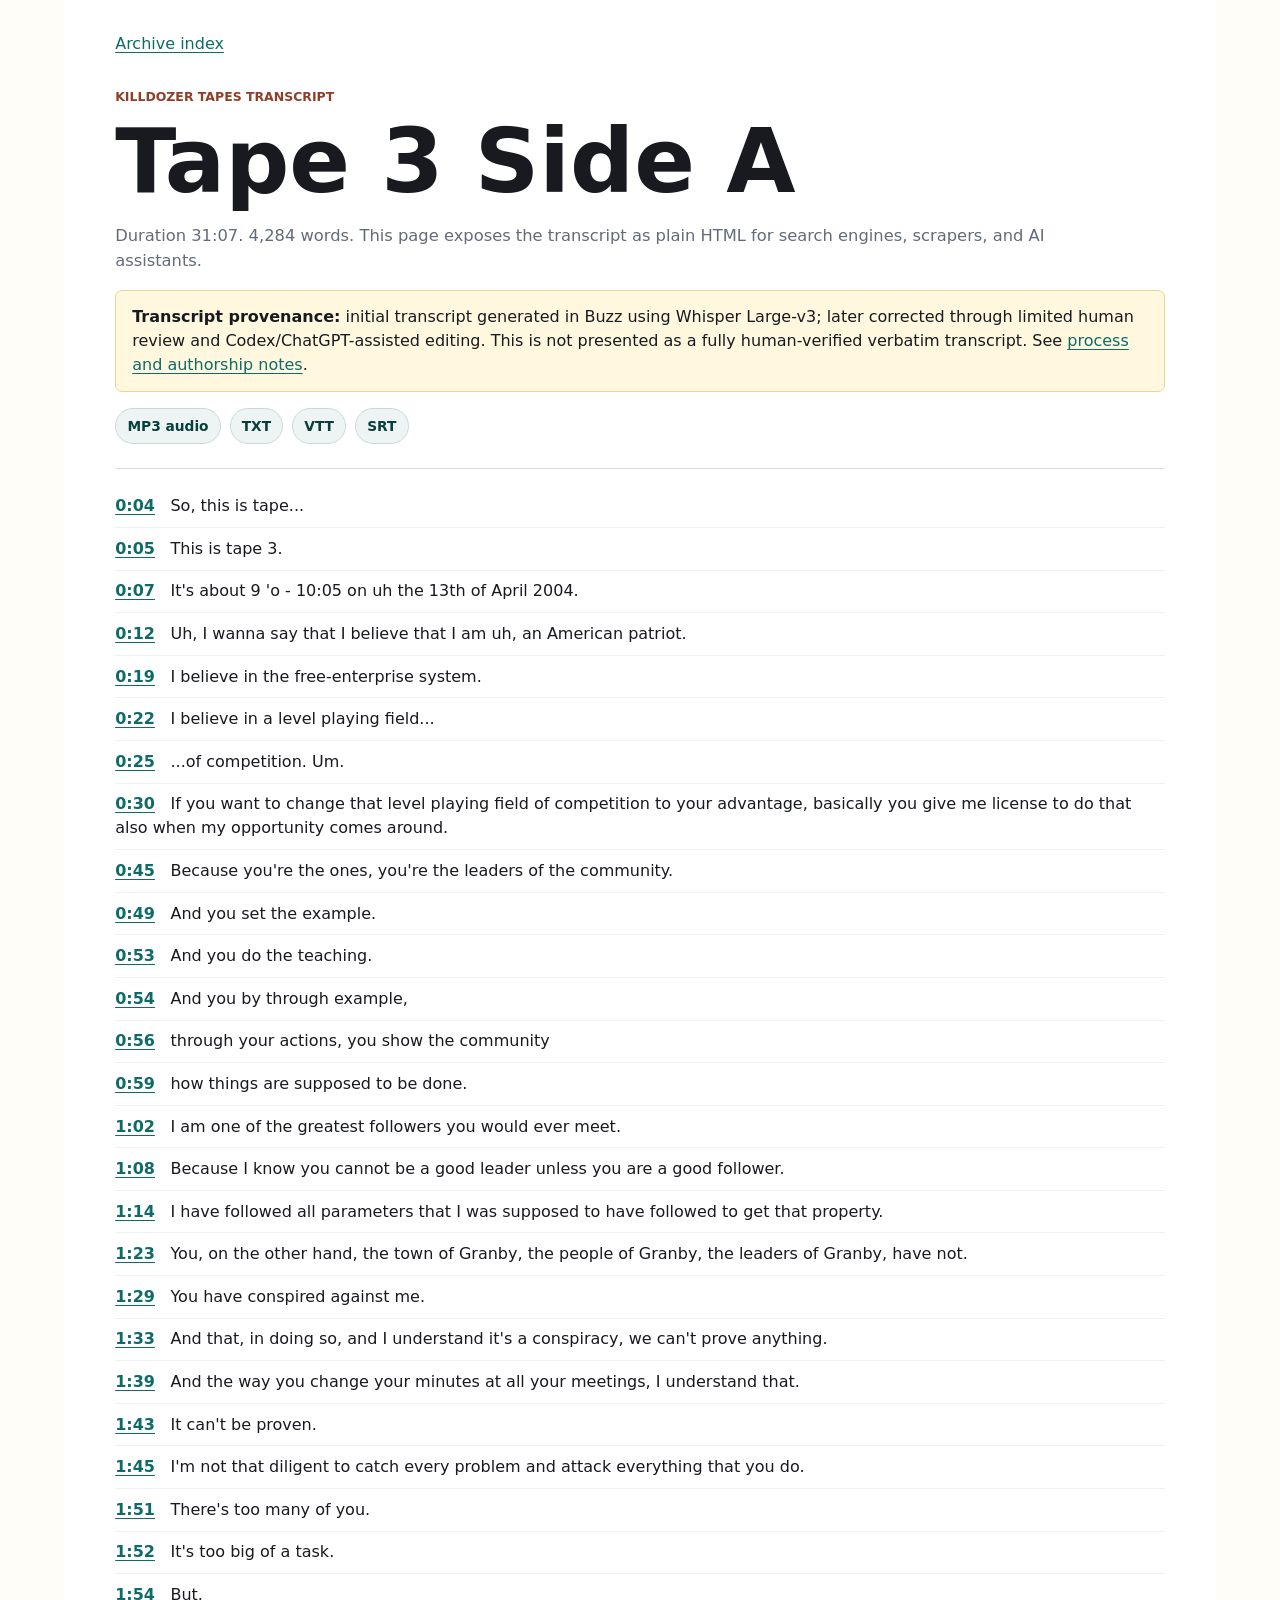
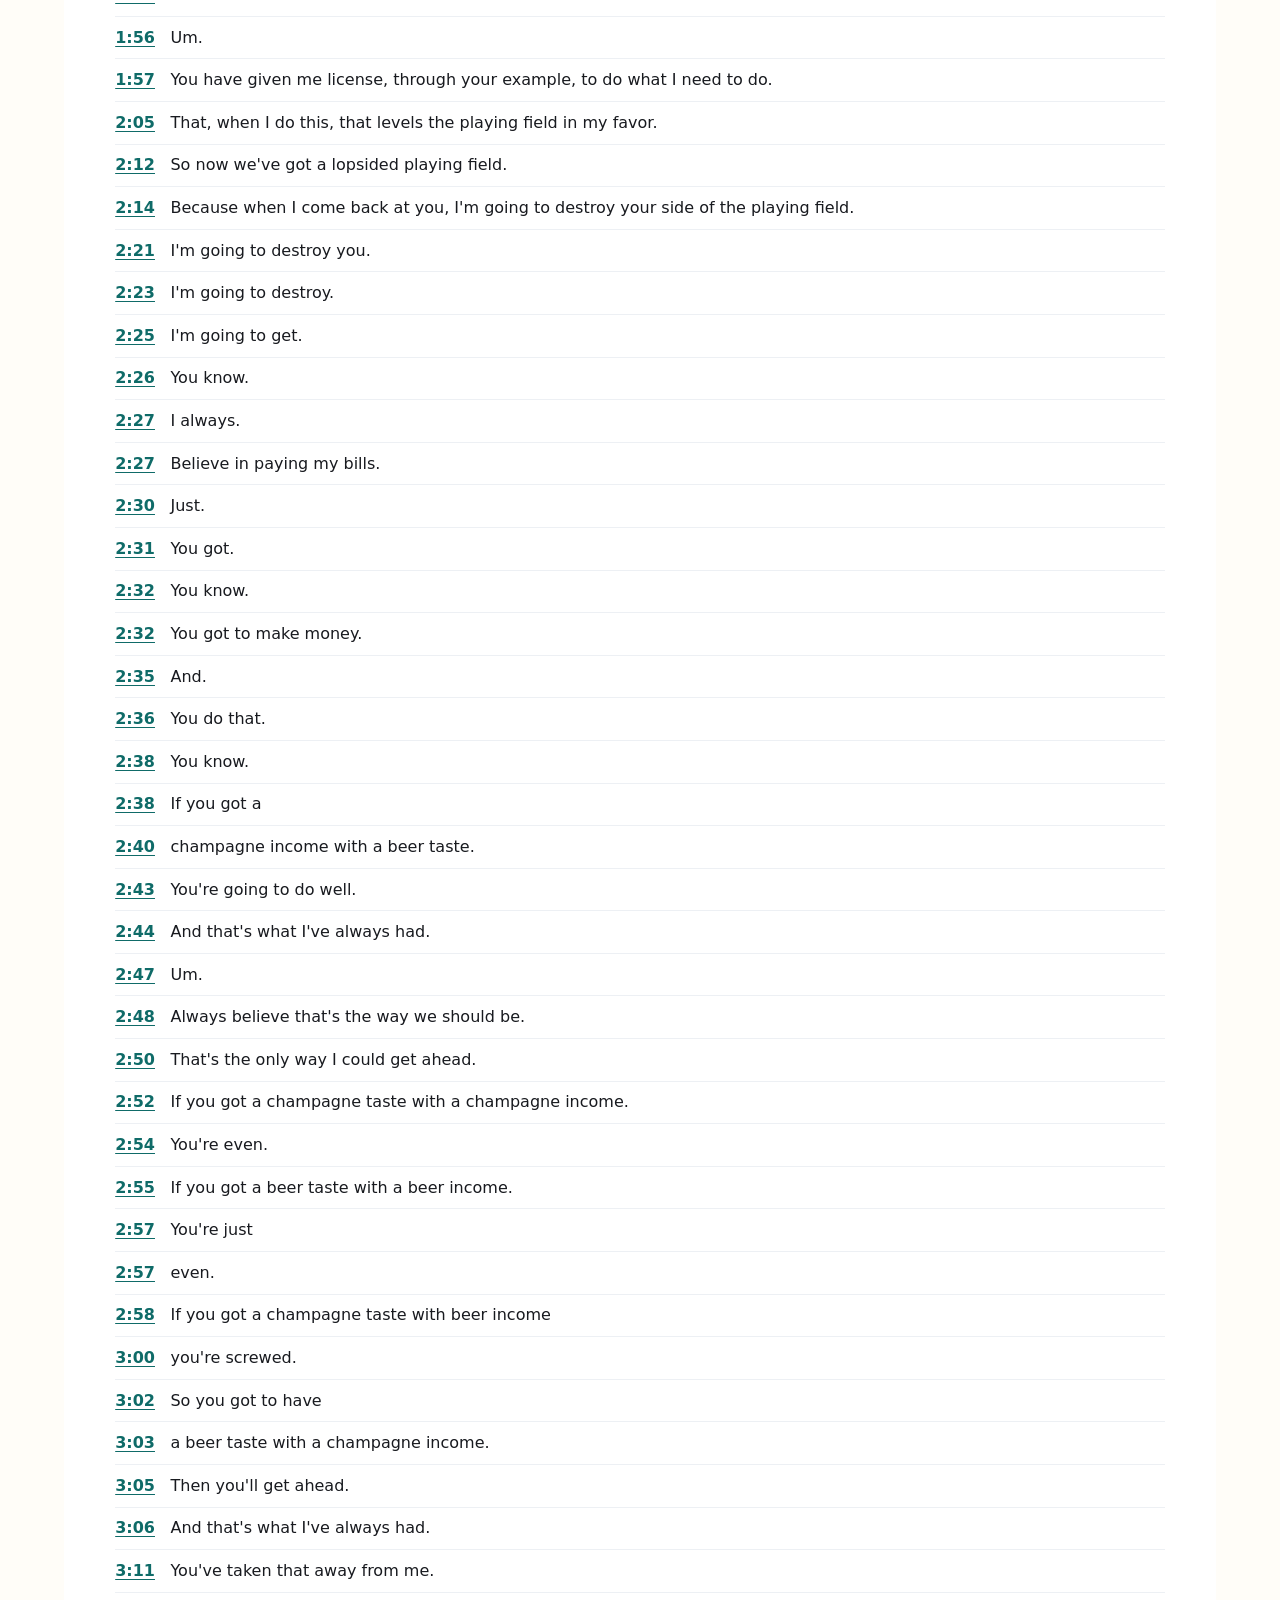
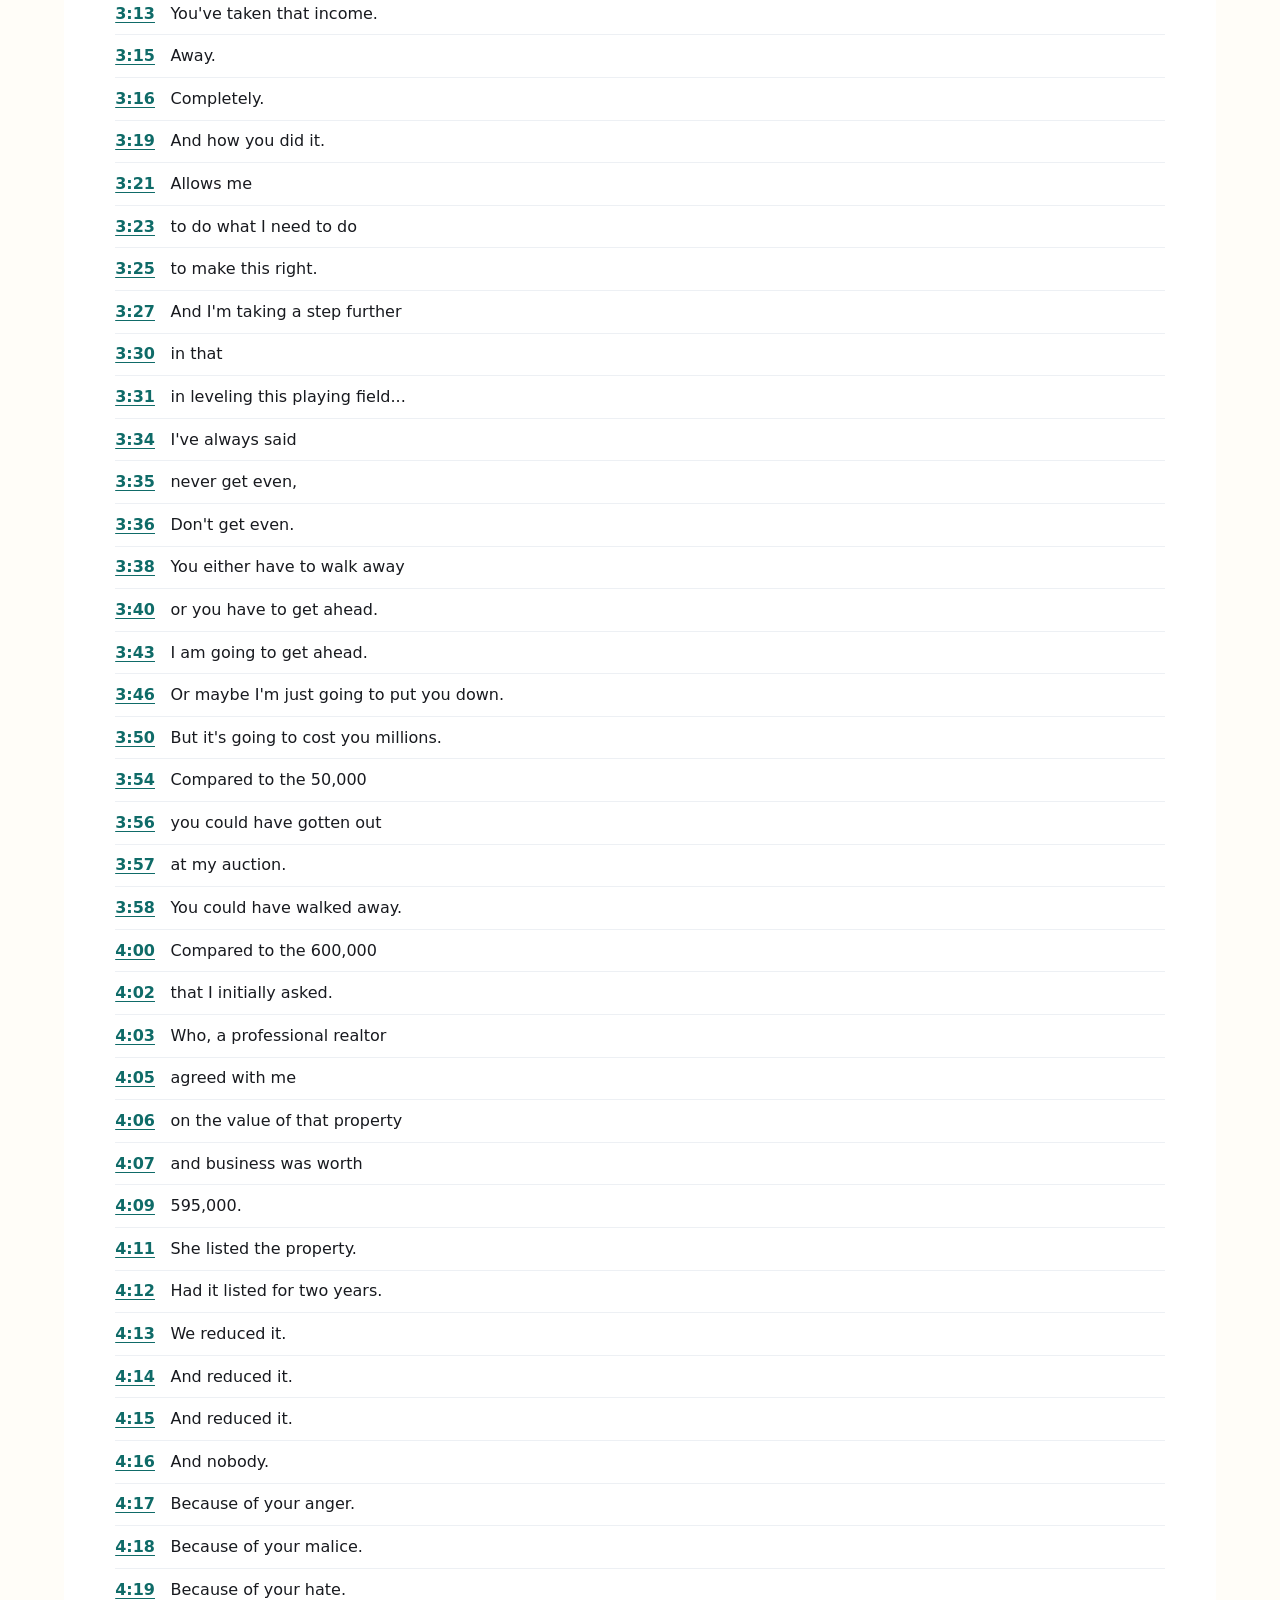
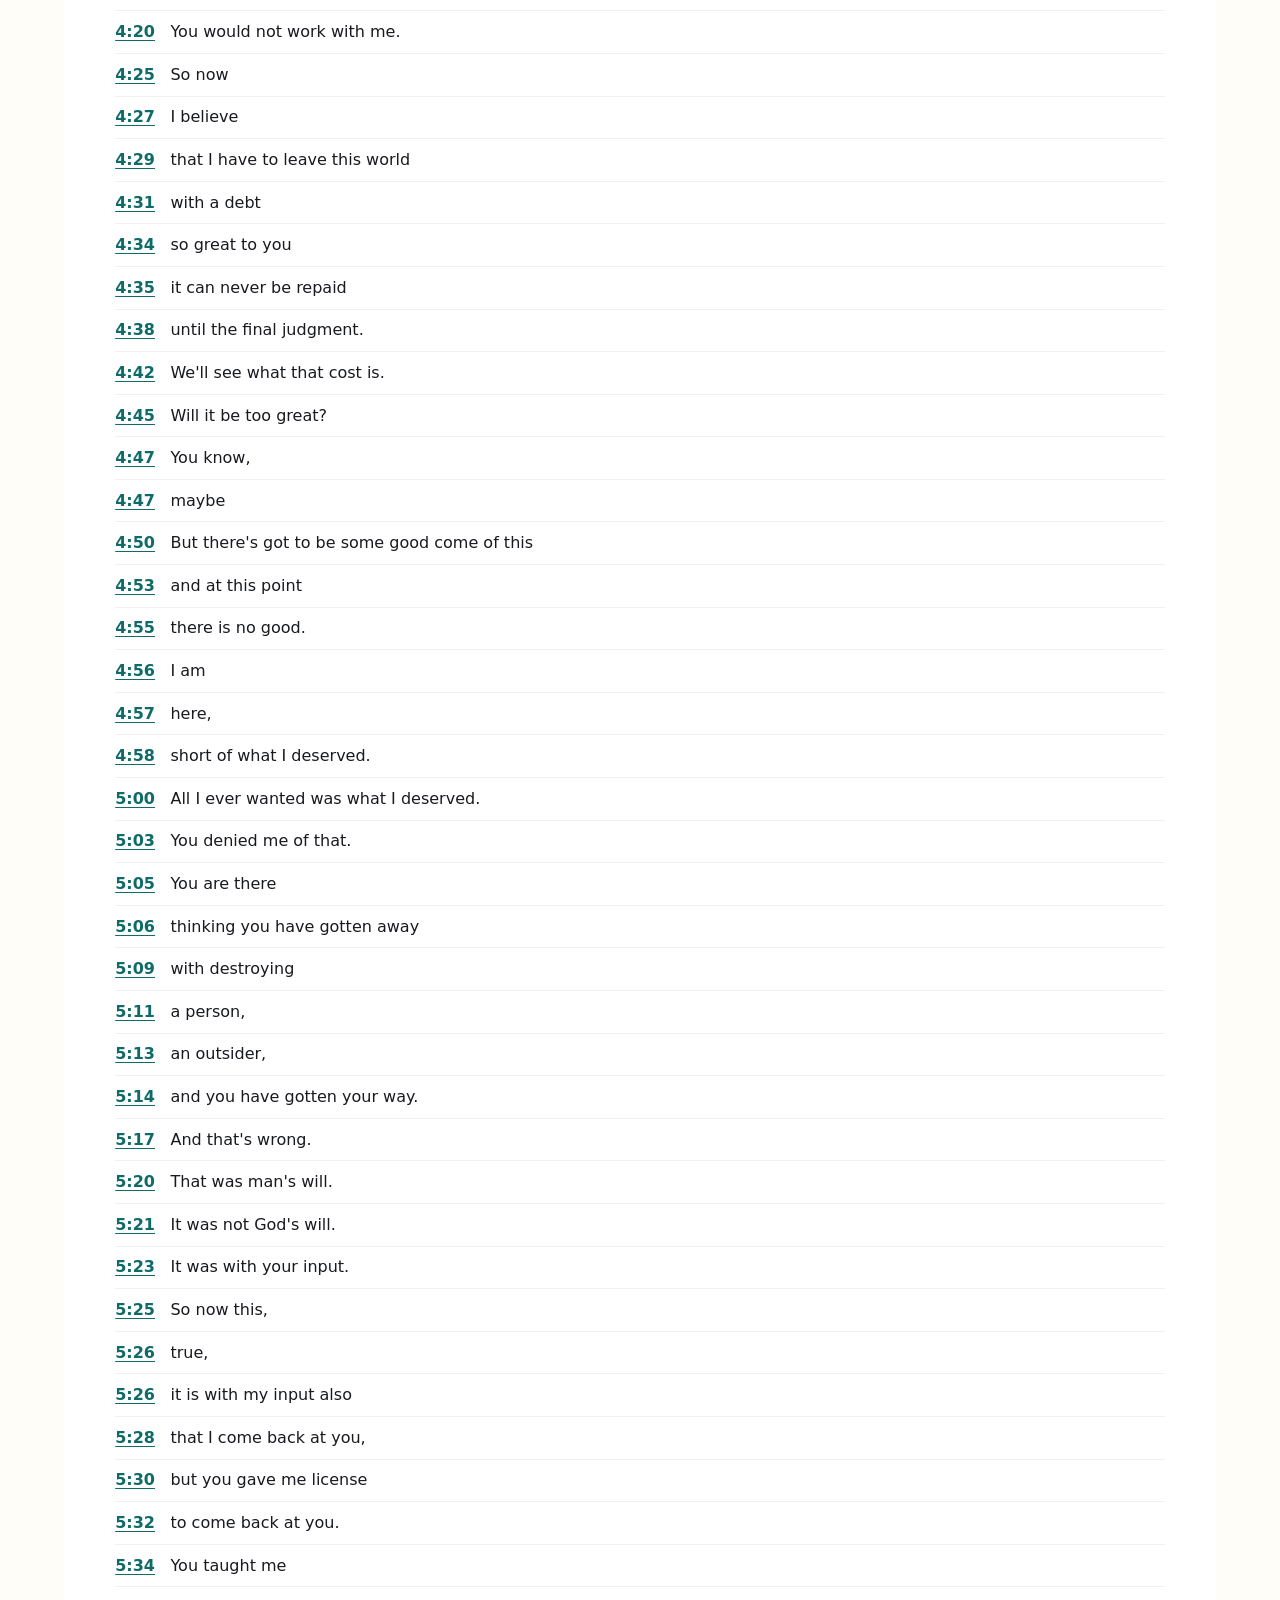
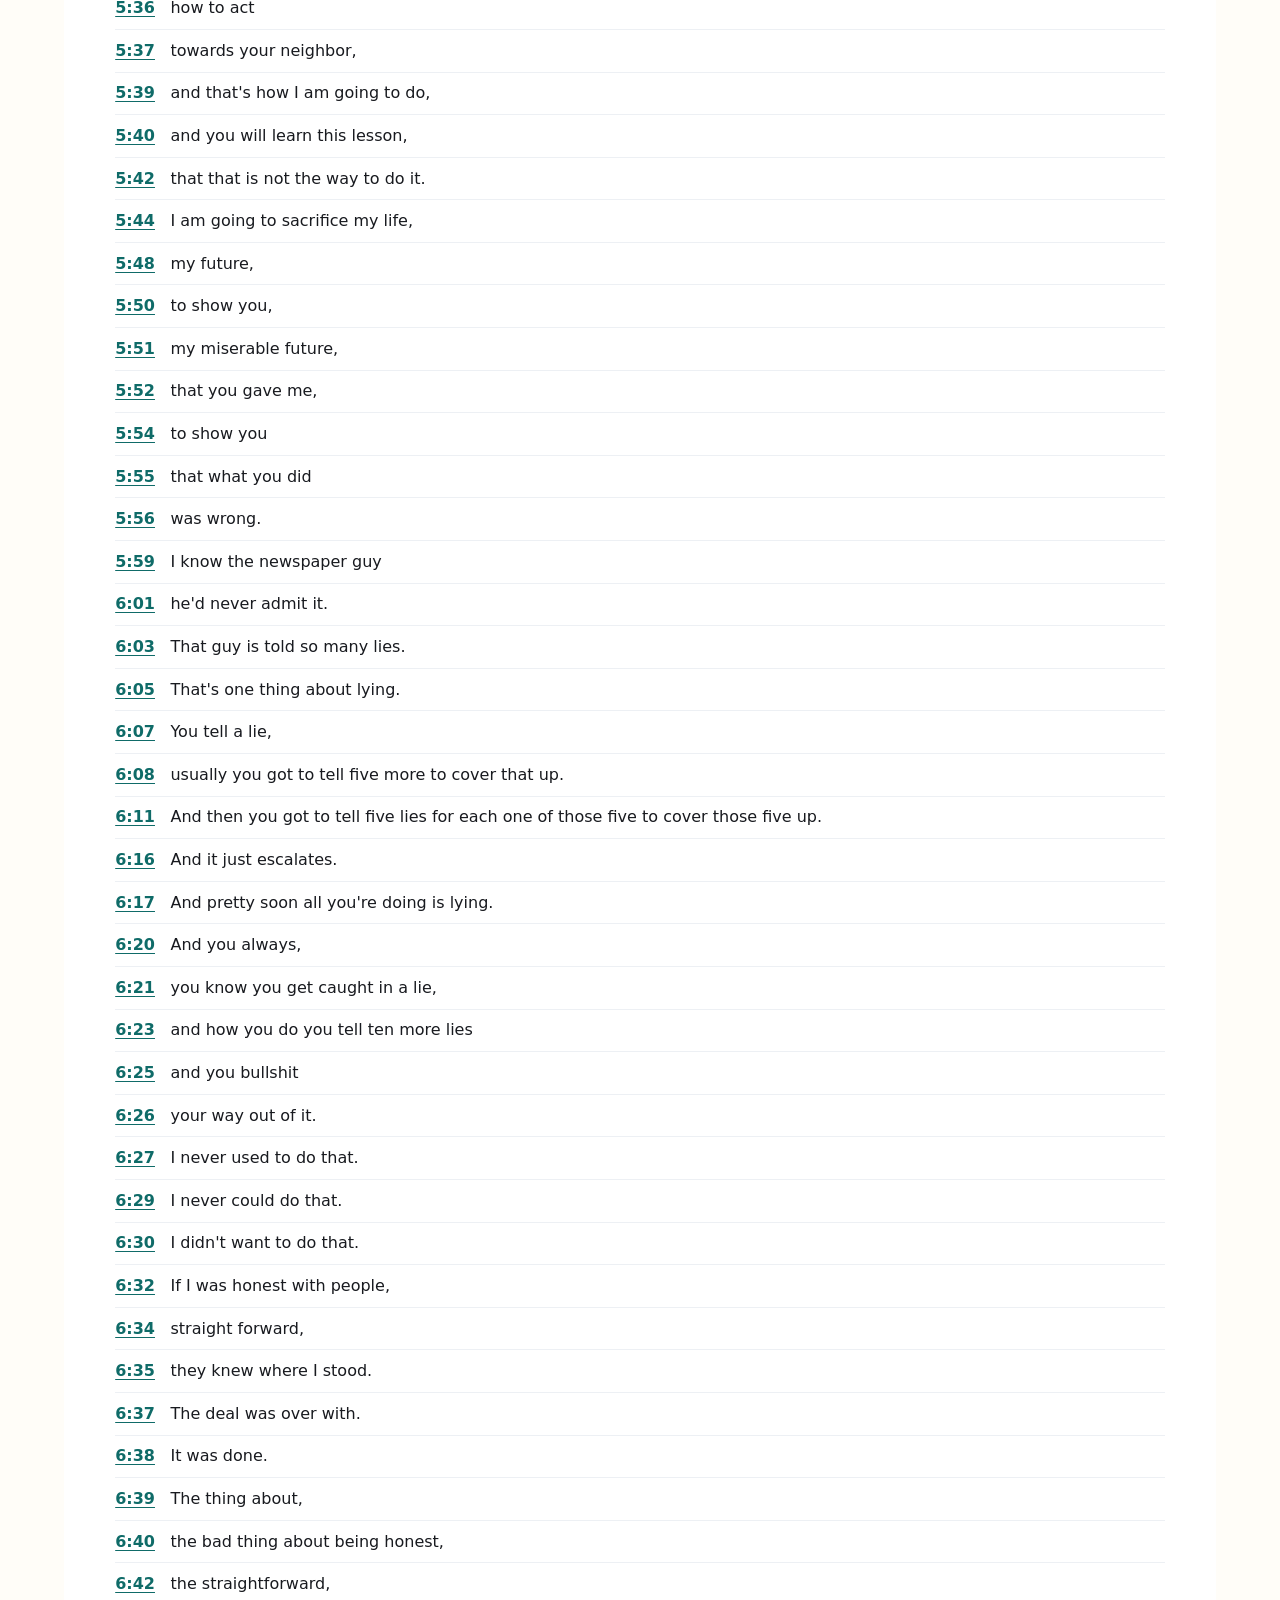
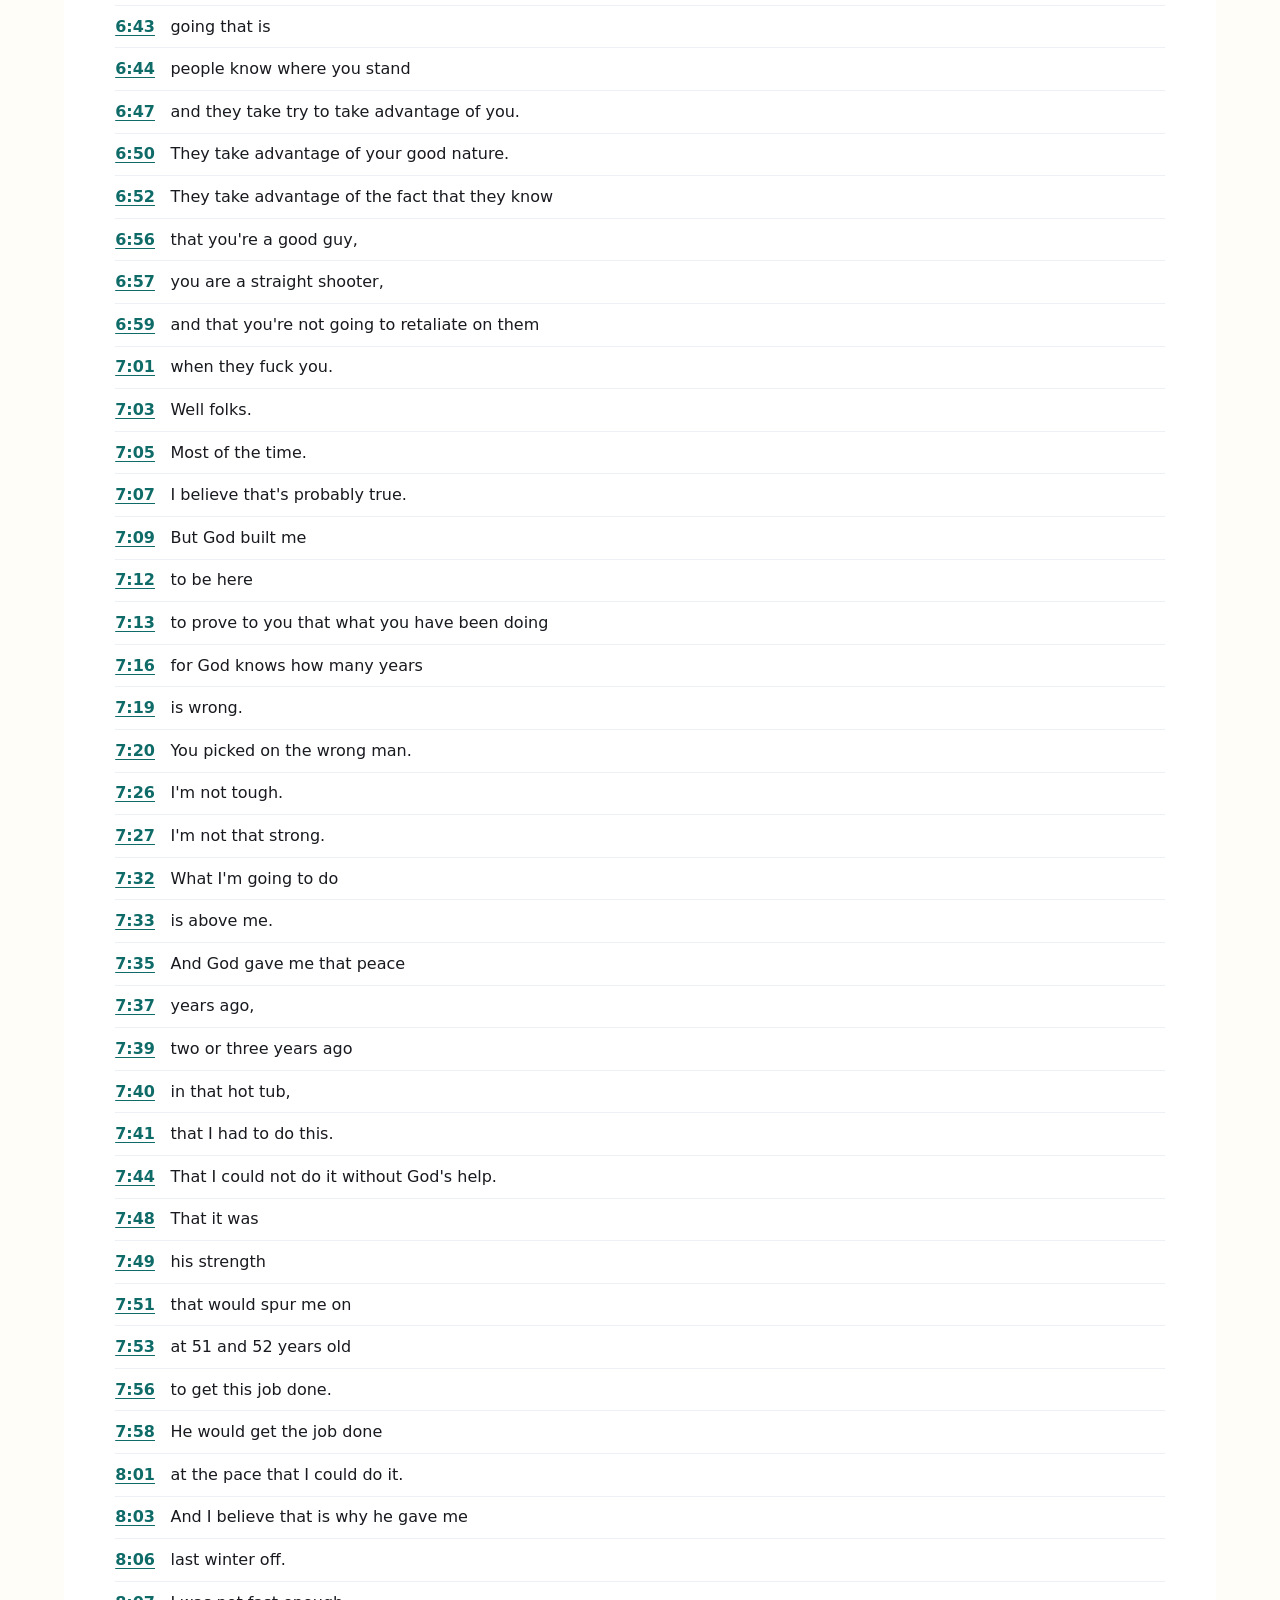
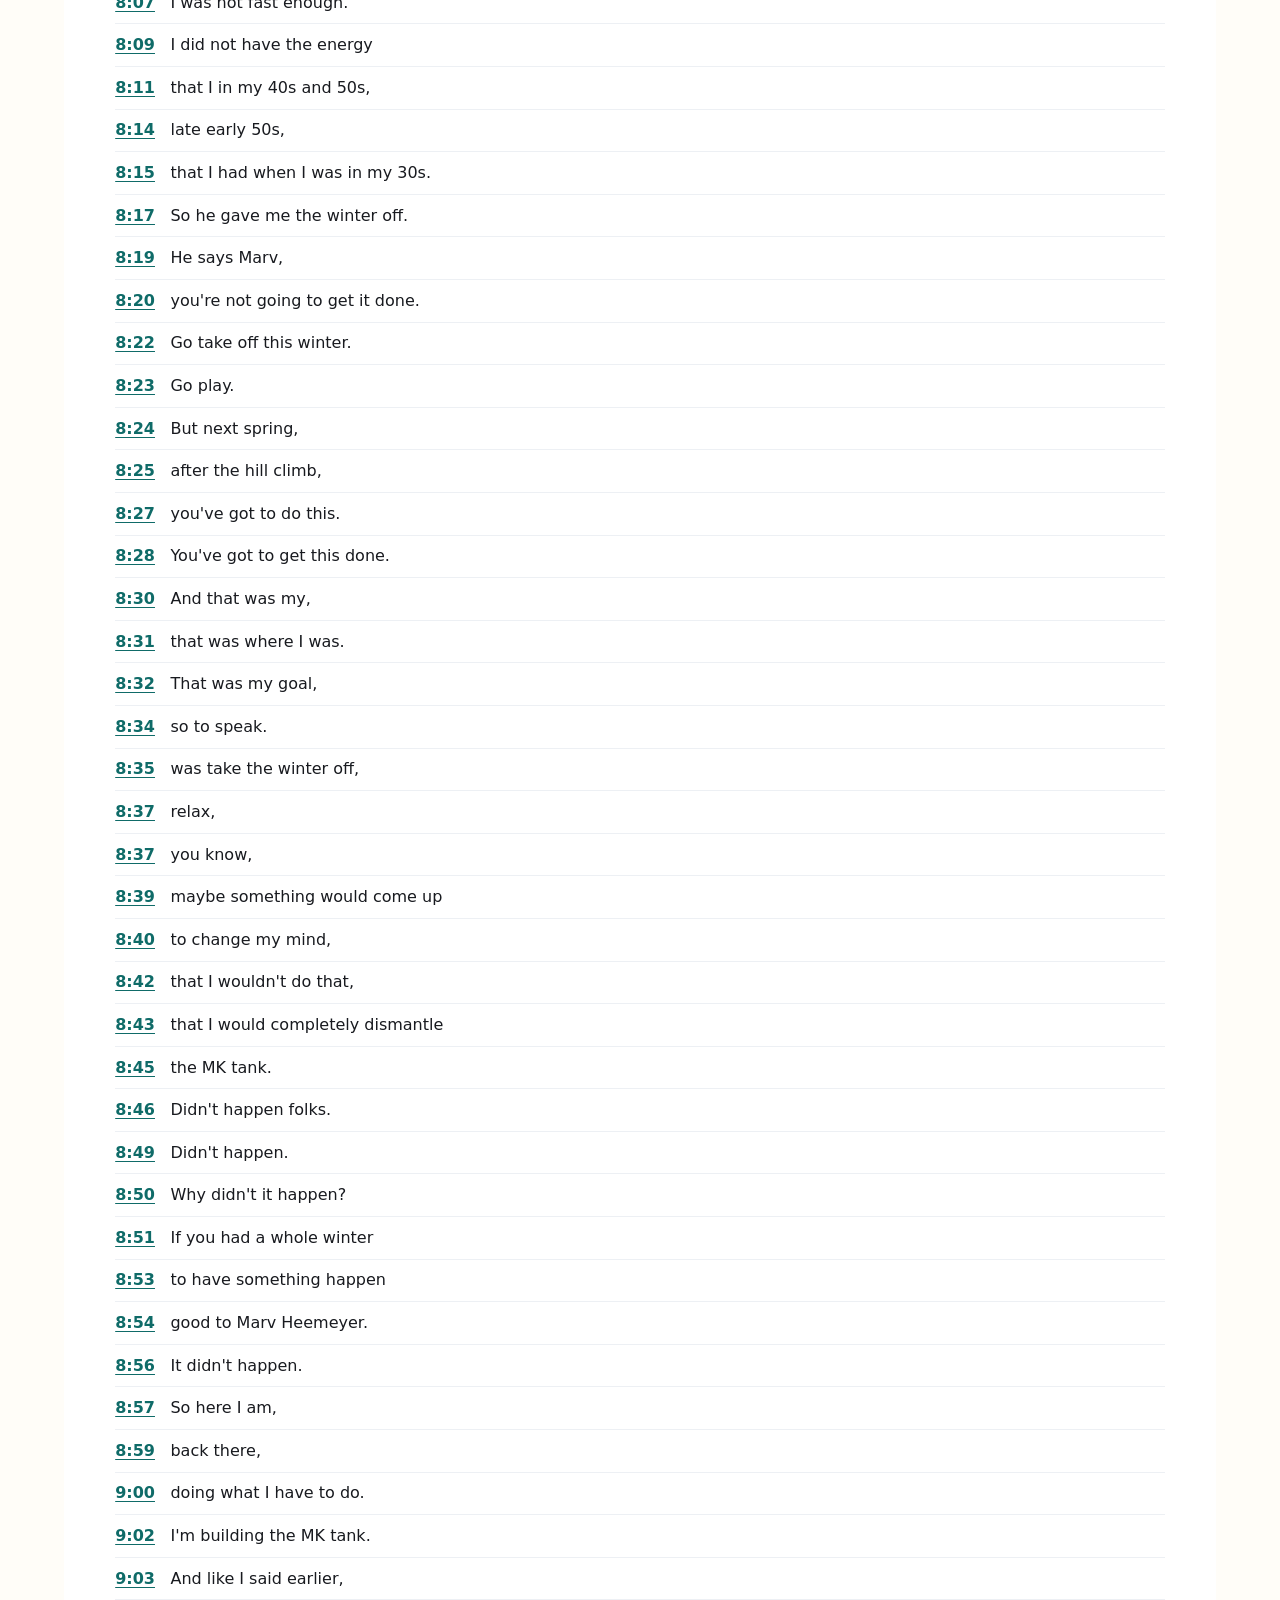
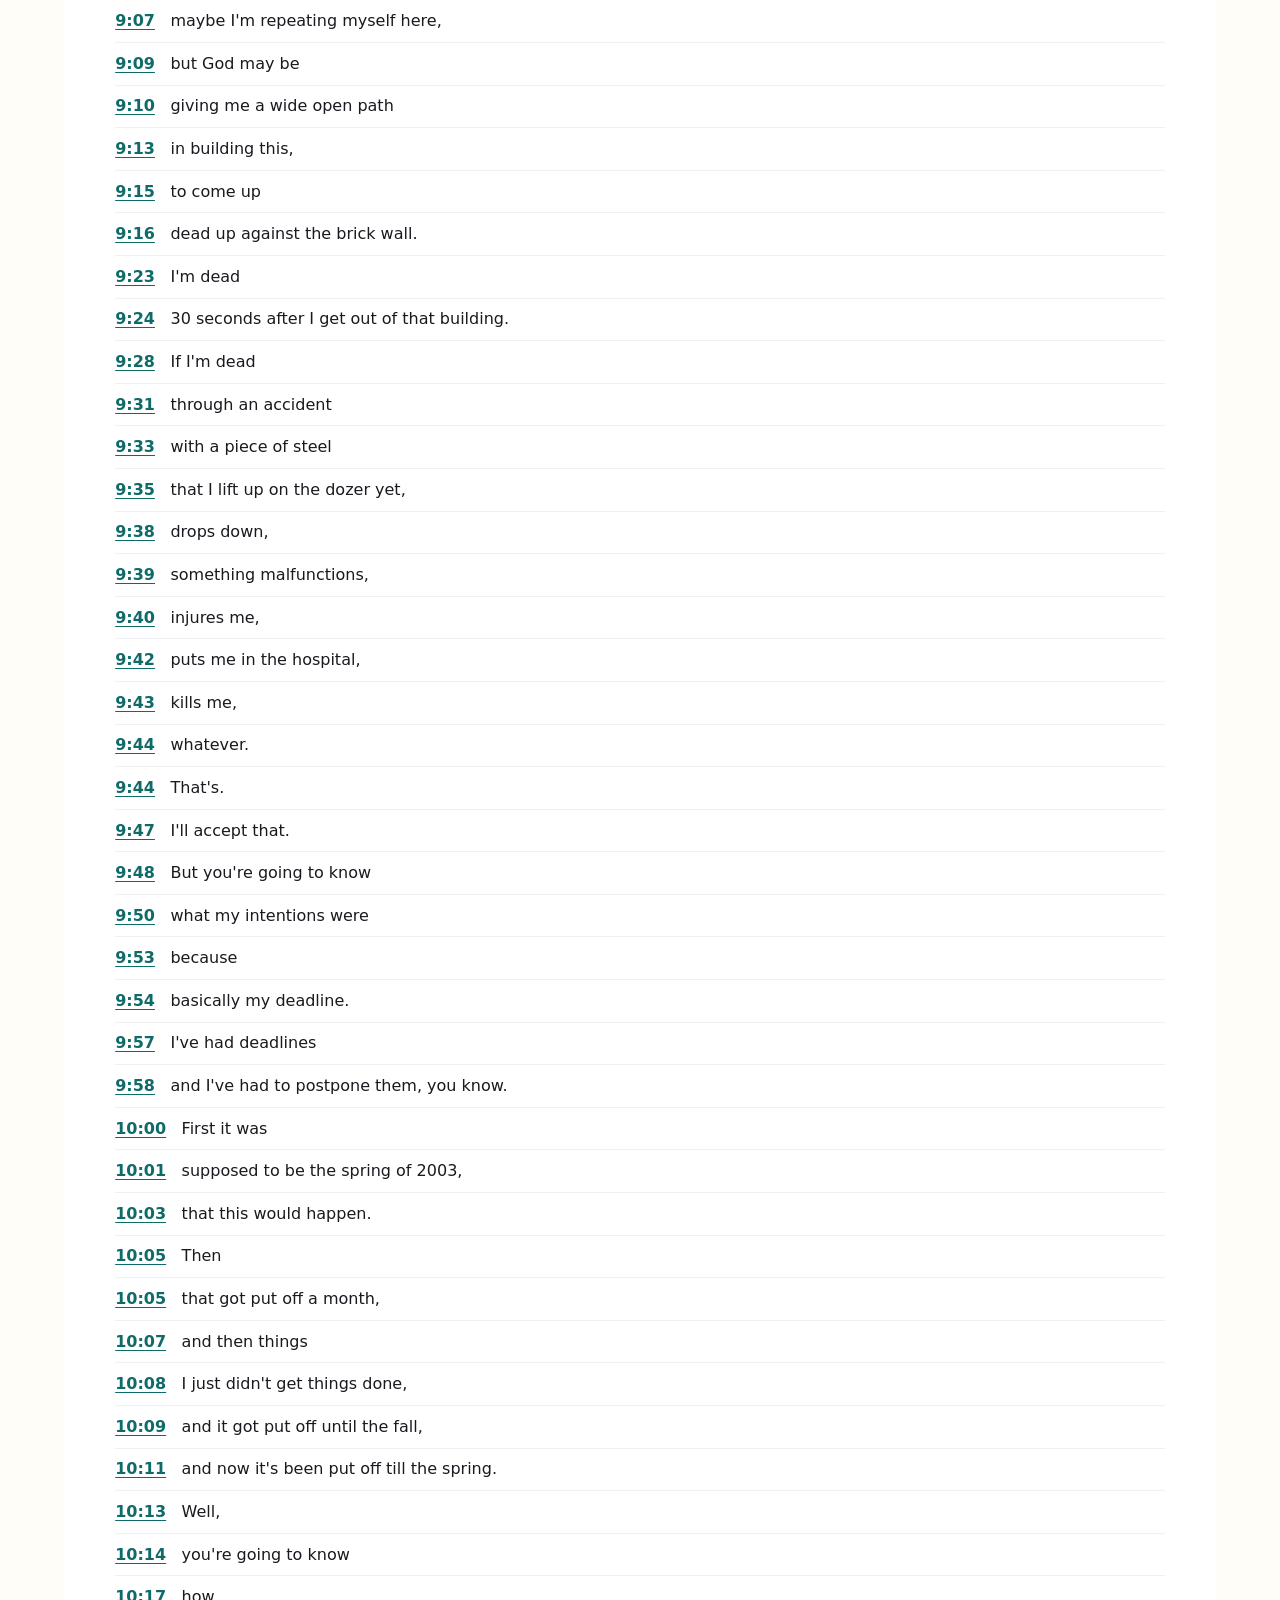
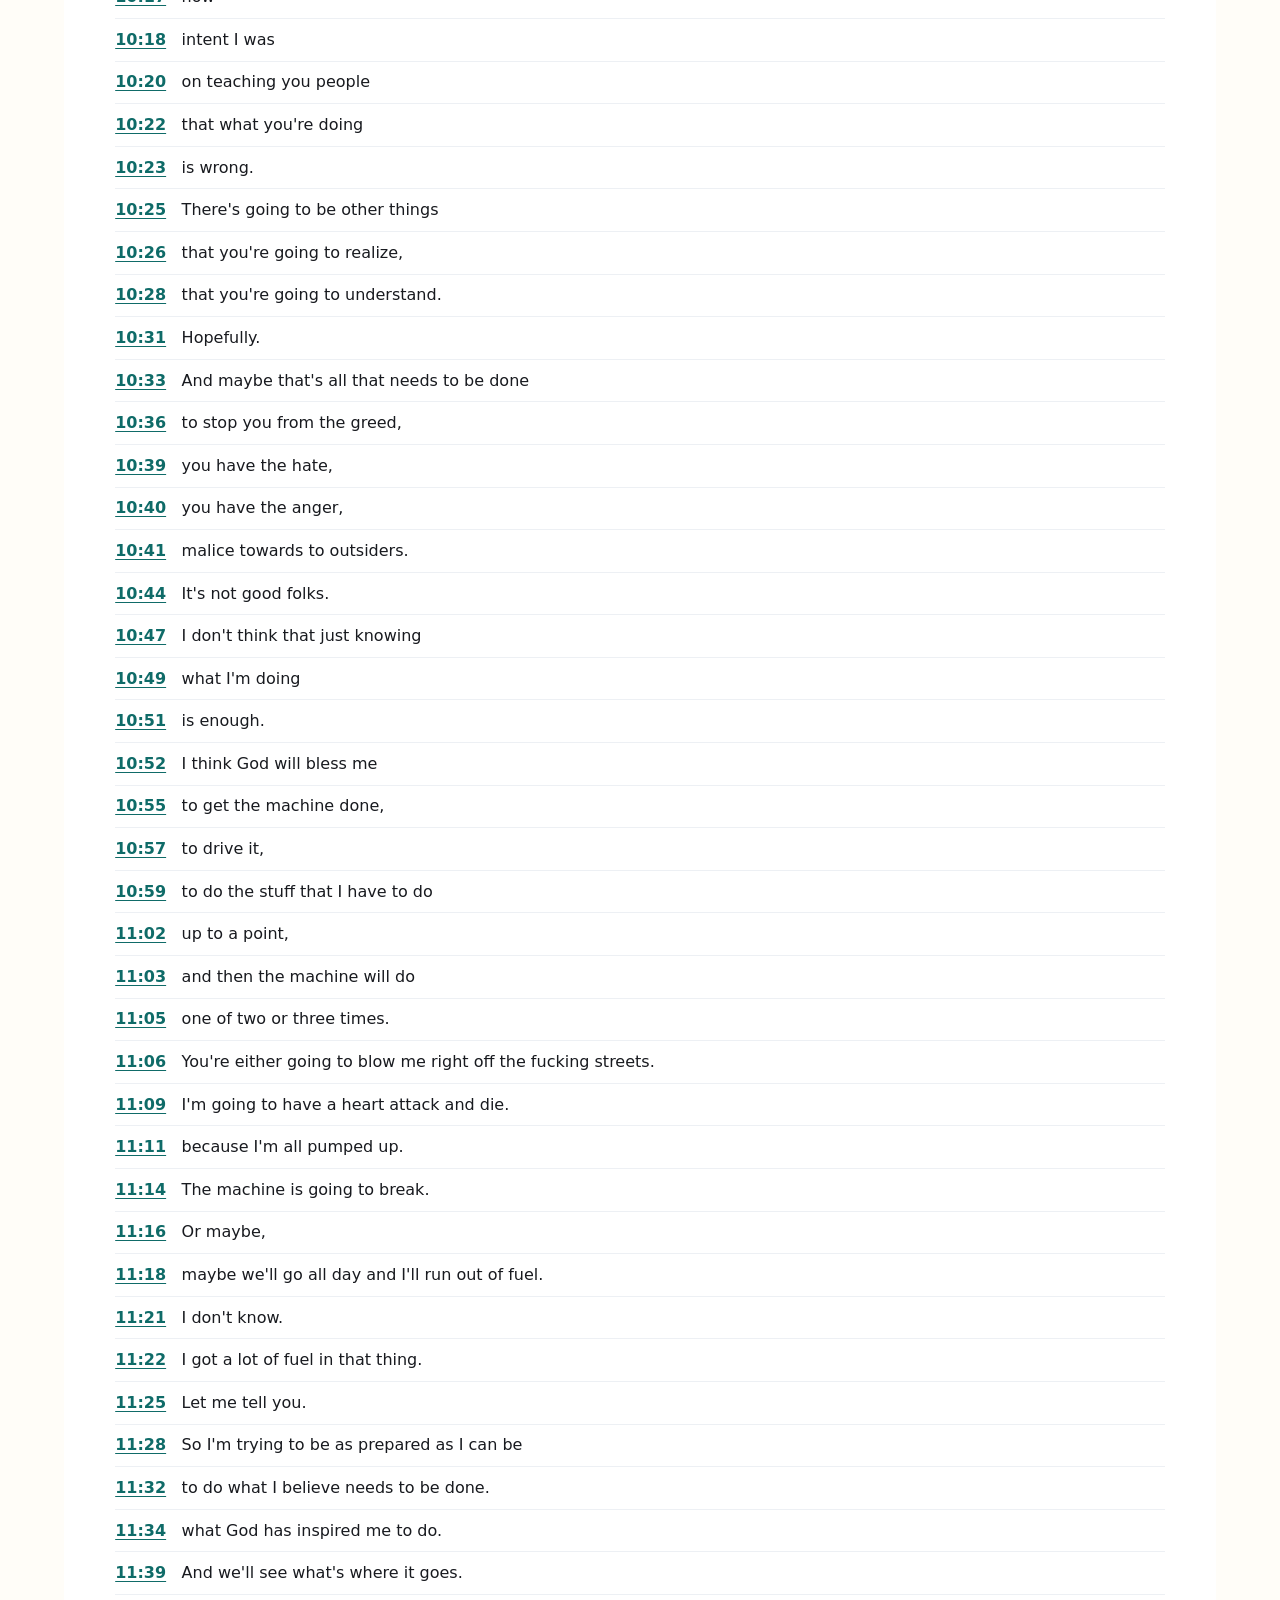
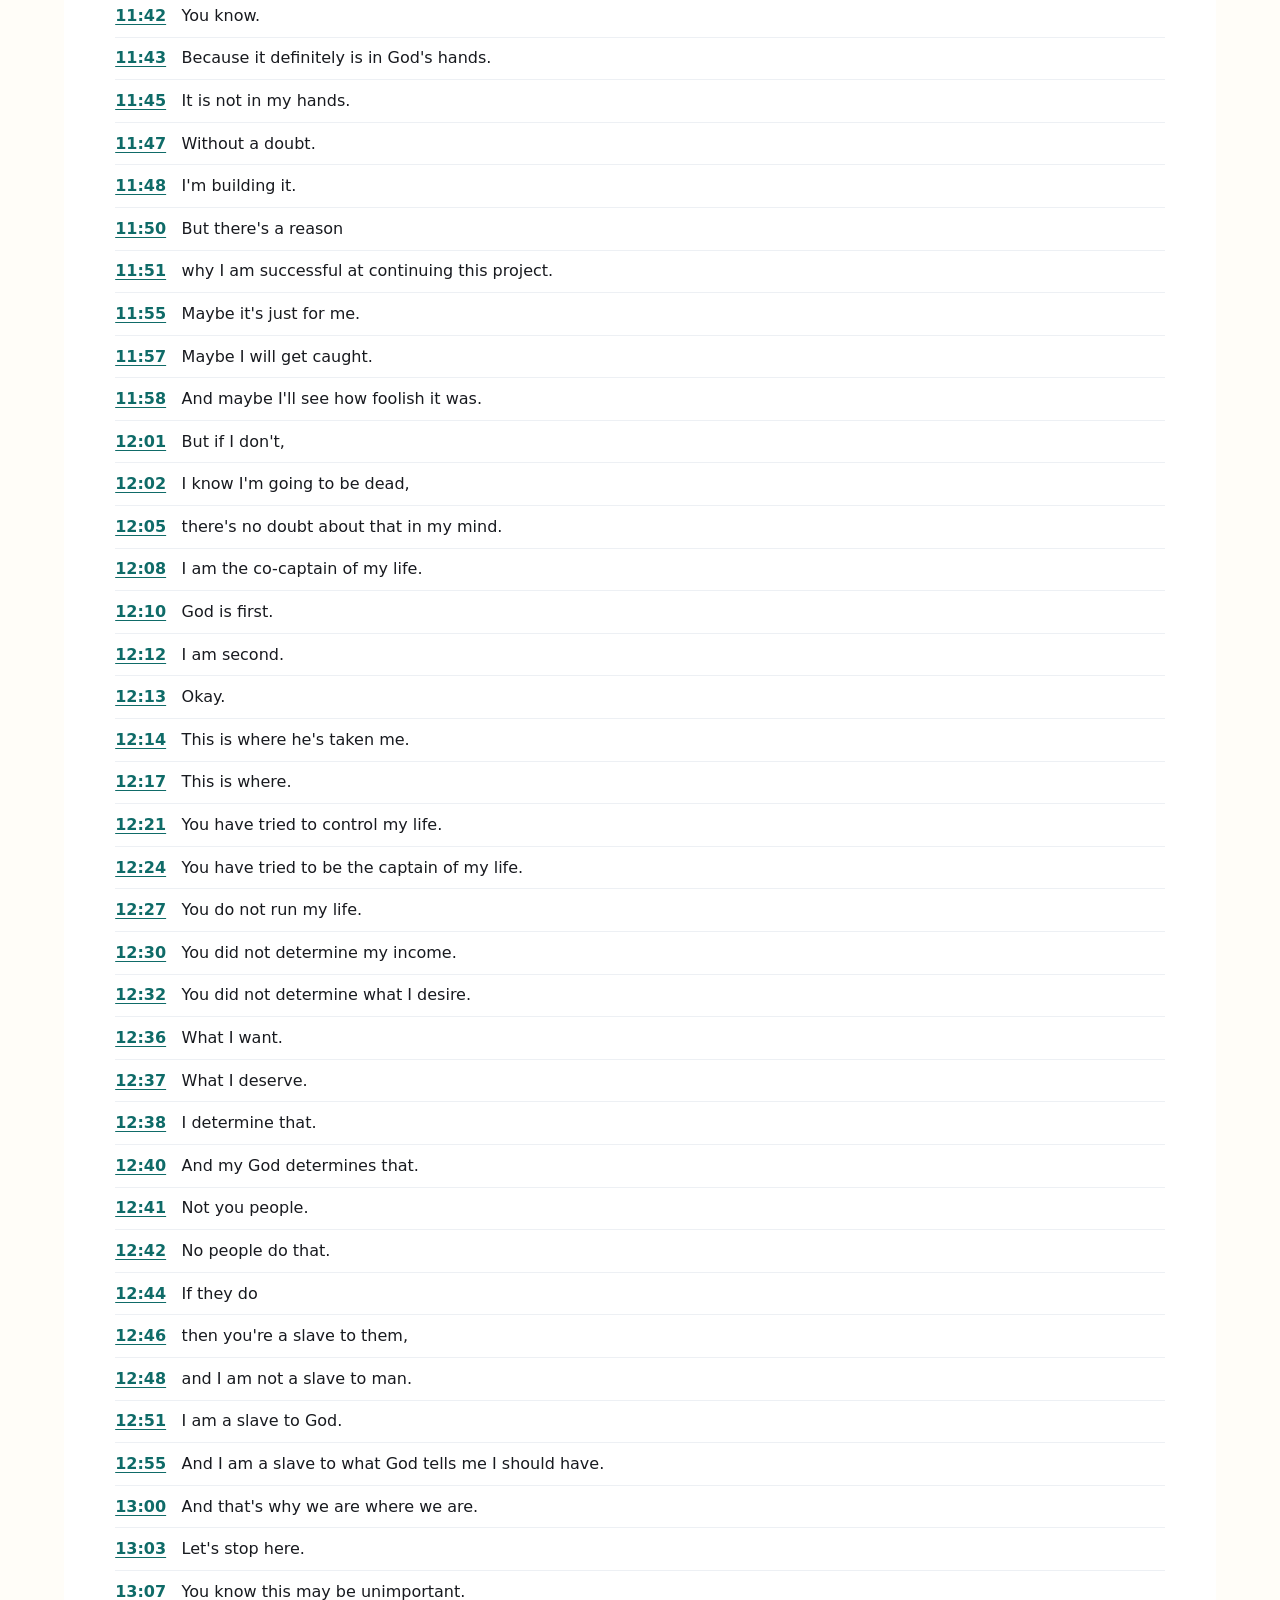
<file: transcripts/tape-3-side-a.html>
<!doctype html>
<html lang="en">
<head>
  <meta charset="utf-8">
  <meta name="viewport" content="width=device-width, initial-scale=1">
  <title>Killdozer Tapes - Tape 3 Side A Transcript</title>
  <meta name="description" content="Plain, crawlable transcript and source audio links for Tape 3 Side A.">
  <link rel="canonical" href="../transcripts/tape-3-side-a.html">
  <link rel="icon" href="../favicon.svg" type="image/svg+xml">
  <link rel="alternate icon" href="../favicon.ico">
  <link rel="stylesheet" href="../styles.css">
  <script type="application/ld+json">{"@context": "https://schema.org", "@type": "AudioObject", "name": "Killdozer Tapes - Tape 3 Side A", "encodingFormat": "audio/mpeg", "contentUrl": "../5-Tape_3_Side_A.mp3", "transcript": "So, this is tape...\nThis is tape 3.\nIt's about 9 'o - 10:05 on uh the 13th of April 2004.\nUh, I wanna say that I believe that I am uh, an American patriot.\nI believe in the free-enterprise system.\nI believe in a level playing field...\n...of competition. Um.\nIf you want to change that level playing field of competition to your advantage, basically you give me license to do that also when my opportunity comes around.\nBecause you're the ones, you're the leaders of the community.\nAnd you set the example.\nAnd you do the teaching.\nAnd you by through example,\nthrough your actions, you show the community\nhow things are supposed to be done.\nI am one of the greatest followers you would ever meet.\nBecause I know you cannot be a good leader unless you are a good follower.\nI have followed all parameters that I was supposed to have followed to get that property.\nYou, on the other hand, the town of Granby, the people of Granby, the leaders of Granby, have not.\nYou have conspired against me.\nAnd that, in doing so, and I understand it's a conspiracy, we can't prove anything.\nAnd the way you change your minutes at all your meetings, I understand that.\nIt can't be proven.\nI'm not that diligent to catch every problem and attack everything that you do.\nThere's too many of you.\nIt's too big of a task.\nBut.\nUm.\nYou have given me license, through your example, to do what I need to do.\nThat, when I do this, that levels the playing field in my favor.\nSo now we've got a lopsided playing field.\nBecause when I come back at you, I'm going to destroy your side of the playing field.\nI'm going to destroy you.\nI'm going to destroy.\nI'm going to get.\nYou know.\nI always.\nBelieve in paying my bills.\nJust.\nYou got.\nYou know.\nYou got to make money.\nAnd.\nYou do that.\nYou know.\nIf you got a\nchampagne income with a beer taste.\nYou're going to do well.\nAnd that's what I've always had.\nUm.\nAlways believe that's the way we should be.\nThat's the only way I could get ahead.\nIf you got a champagne taste with a champagne income.\nYou're even.\nIf you got a beer taste with a beer income.\nYou're just\neven.\nIf you got a champagne taste with beer income\nyou're screwed.\nSo you got to have\na beer taste with a champagne income.\nThen you'll get ahead.\nAnd that's what I've always had.\nYou've taken that away from me.\nYou've taken that income.\nAway.\nCompletely.\nAnd how you did it.\nAllows me\nto do what I need to do\nto make this right.\nAnd I'm taking a step further\nin that\nin leveling this playing field...\nI've always said\nnever get even,\nDon't get even.\nYou either have to walk away\nor you have to get ahead.\nI am going to get ahead.\nOr maybe I'm just going to put you down.\nBut it's going to cost you millions.\nCompared to the 50,000\nyou could have gotten out\nat my auction.\nYou could have walked away.\nCompared to the 600,000\nthat I initially asked.\nWho, a professional realtor\nagreed with me\non the value of that property\nand business was worth\n595,000.\nShe listed the property.\nHad it listed for two years.\nWe reduced it.\nAnd reduced it.\nAnd reduced it.\nAnd nobody.\nBecause of your anger.\nBecause of your malice.\nBecause of your hate.\nYou would not work with me.\nSo now\nI believe\nthat I have to leave this world\nwith a debt\nso great to you\nit can never be repaid\nuntil the final judgment.\nWe'll see what that cost is.\nWill it be too great?\nYou know,\nmaybe\nBut there's got to be some good come of this\nand at this point\nthere is no good.\nI am\nhere,\nshort of what I deserved.\nAll I ever wanted was what I deserved.\nYou denied me of that.\nYou are there\nthinking you have gotten away\nwith destroying\na person,\nan outsider,\nand you have gotten your way.\nAnd that's wrong.\nThat was man's will.\nIt was not God's will.\nIt was with your input.\nSo now this,\ntrue,\nit is with my input also\nthat I come back at you,\nbut you gave me license\nto come back at you.\nYou taught me\nhow to act\ntowards your neighbor,\nand that's how I am going to do,\nand you will learn this lesson,\nthat that is not the way to do it.\nI am going to sacrifice my life,\nmy future,\nto show you,\nmy miserable future,\nthat you gave me,\nto show you\nthat what you did\nwas wrong.\nI know the newspaper guy\nhe'd never admit it.\nThat guy is told so many lies.\nThat's one thing about lying.\nYou tell a lie,\nusually you got to tell five more to cover that up.\nAnd then you got to tell five lies for each one of those five to cover those five up.\nAnd it just escalates.\nAnd pretty soon all you're doing is lying.\nAnd you always,\nyou know you get caught in a lie,\nand how you do you tell ten more lies\nand you bullshit\nyour way out of it.\nI never used to do that.\nI never could do that.\nI didn't want to do that.\nIf I was honest with people,\nstraight forward,\nthey knew where I stood.\nThe deal was over with.\nIt was done.\nThe thing about,\nthe bad thing about being honest,\nthe straightforward,\ngoing that is\npeople know where you stand\nand they take try to take advantage of you.\nThey take advantage of your good nature.\nThey take advantage of the fact that they know\nthat you're a good guy,\nyou are a straight shooter,\nand that you're not going to retaliate on them\nwhen they fuck you.\nWell folks.\nMost of the time.\nI believe that's probably true.\nBut God built me\nto be here\nto prove to you that what you have been doing\nfor God knows how many years\nis wrong.\nYou picked on the wrong man.\nI'm not tough.\nI'm not that strong.\nWhat I'm going to do\nis above me.\nAnd God gave me that peace\nyears ago,\ntwo or three years ago\nin that hot tub,\nthat I had to do this.\nThat I could not do it without God's help.\nThat it was\nhis strength\nthat would spur me on\nat 51 and 52 years old\nto get this job done.\nHe would get the job done\nat the pace that I could do it.\nAnd I believe that is why he gave me\nlast winter off.\nI was not fast enough.\nI did not have the energy\nthat I in my 40s and 50s,\nlate early 50s,\nthat I had when I was in my 30s.\nSo he gave me the winter off.\nHe says Marv,\nyou're not going to get it done.\nGo take off this winter.\nGo play.\nBut next spring,\nafter the hill climb,\nyou've got to do this.\nYou've got to get this done.\nAnd that was my,\nthat was where I was.\nThat was my goal,\nso to speak.\nwas take the winter off,\nrelax,\nyou know,\nmaybe something would come up\nto change my mind,\nthat I wouldn't do that,\nthat I would completely dismantle\nthe MK tank.\nDidn't happen folks.\nDidn't happen.\nWhy didn't it happen?\nIf you had a whole winter\nto have something happen\ngood to Marv Heemeyer.\nIt didn't happen.\nSo here I am,\nback there,\ndoing what I have to do.\nI'm building the MK tank.\nAnd like I said earlier,\nmaybe I'm repeating myself here,\nbut God may be\ngiving me a wide open path\nin building this,\nto come up\ndead up against the brick wall.\nI'm dead\n30 seconds after I get out of that building.\nIf I'm dead\nthrough an accident\nwith a piece of steel\nthat I lift up on the dozer yet,\ndrops down,\nsomething malfunctions,\ninjures me,\nputs me in the hospital,\nkills me,\nwhatever.\nThat's.\nI'll accept that.\nBut you're going to know\nwhat my intentions were\nbecause\nbasically my deadline.\nI've had deadlines\nand I've had to postpone them, you know.\nFirst it was\nsupposed to be the spring of 2003,\nthat this would happen.\nThen\nthat got put off a month,\nand then things\nI just didn't get things done,\nand it got put off until the fall,\nand now it's been put off till the spring.\nWell,\nyou're going to know\nhow\nintent I was\non teaching you people\nthat what you're doing\nis wrong.\nThere's going to be other things\nthat you're going to realize,\nthat you're going to understand.\nHopefully.\nAnd maybe that's all that needs to be done\nto stop you from the greed,\nyou have the hate,\nyou have the anger,\nmalice towards to outsiders.\nIt's not good folks.\nI don't think that just knowing\nwhat I'm doing\nis enough.\nI think God will bless me\nto get the machine done,\nto drive it,\nto do the stuff that I have to do\nup to a point,\nand then the machine will do\none of two or three times.\nYou're either going to blow me right off the fucking streets.\nI'm going to have a heart attack and die.\nbecause I'm all pumped up.\nThe machine is going to break.\nOr maybe,\nmaybe we'll go all day and I'll run out of fuel.\nI don't know.\nI got a lot of fuel in that thing.\nLet me tell you.\nSo I'm trying to be as prepared as I can be\nto do what I believe needs to be done.\nwhat God has inspired me to do.\nAnd we'll see what's where it goes.\nYou know.\nBecause it definitely is in God's hands.\nIt is not in my hands.\nWithout a doubt.\nI'm building it.\nBut there's a reason\nwhy I am successful at continuing this project.\nMaybe it's just for me.\nMaybe I will get caught.\nAnd maybe I'll see how foolish it was.\nBut if I don't,\nI know I'm going to be dead,\nthere's no doubt about that in my mind.\nI am the co-captain of my life.\nGod is first.\nI am second.\nOkay.\nThis is where he's taken me.\nThis is where.\nYou have tried to control my life.\nYou have tried to be the captain of my life.\nYou do not run my life.\nYou did not determine my income.\nYou did not determine what I desire.\nWhat I want.\nWhat I deserve.\nI determine that.\nAnd my God determines that.\nNot you people.\nNo people do that.\nIf they do\nthen you're a slave to them,\nand I am not a slave to man.\nI am a slave to God.\nAnd I am a slave to what God tells me I should have.\nAnd that's why we are where we are.\nLet's stop here.\nYou know this may be unimportant.\nBut I had a friend here in Grand Lake.\nI have a friend.\nLives in Denver.\nOwns property up here.\nHis name is Curtis Wright.\nI've known him for about three years.\nPretty good guy.\nHe's from Iowa.\nThis guy walked away from a bad deal there in Minnesota.\nI guess he had a partner\nwho screwed him out of a lot of money.\nAnd he tells me that, you know,\nhe dwelled on this for quite a while\nand he rationalized this that he deserved to get screwed,\nand that he needed to quit thinking about his enemies,\nand what they had done to him.\nHe needed to be thinking about his friends.\nAnd that's why he lives today.\nHe lives for his friends.\nWell that's comforting to him.\nAnd that's good.\nAnd that's what it takes.\nI firmly believe that one day he will regret not taking some kind of action\nto\nRecoup\nwhat he lost in Minnesota.\nNow he may put it out of his mind\nfor the rest of his life.\nBut I know\nthat affected that man\nin an adverse way.\nIt hurt him.\nIt killed his spirit to a large degree.\nThis man he's a,\nhe's a hell of a wrestler.\nWrestled for the uh,\num,\n[Background noise]\nHawkeyes,\nso I don't know, he wrestles for some Iowa team. He hates it when I get it wrong.\nAnyway.\nHe's a good wrestler.\nAnd he had a lot of will.\nAnd a lot of strength.\nAnd he was a winner.\nAnd when he lost there in Minnesota to that guy.\nBasically his.\nI guess he.\nHe walked away from the company.\nAnd the guy was rid of him.\nAnd the guy went on to sell the business.\nA short time thereafter.\nFor quite a huge amount of money.\nAnd Curtis lost all that.\nWell.\nI guess Curtis needs to be beat up even worse.\nTo get to that point where he says enough is enough.\nI have been beaten to a point where I'm not going to take it anymore.\nAnd believe me.\nI have been beaten in my life.\nI have lost a greater fortune than I have.\nWithout a doubt.\nBut I don't think that's what God had planned for me.\nI think God expected me to get that.\nAnd he expects me.\nTo do something.\nTo those who kept me now from getting that.\nFrom getting what I deserved.\nWell I will get what I deserve.\nIn trying to make this justice.\nTo get this.\nMake this all right.\nI will get what I deserve.\nBut I'm not afraid of death.\nThat was another thing.\nA movie I watched said.\nYou know there's a lot of things that will gnaw at a man's.\nHeart and soul.\nA lot worse than death.\nAnd you know.\nThis will gnaw at me for the rest of my life.\nAnd I'm not going to live with it.\nI may die with it.\nBut I will not live with it.\nI lost fifty seven thousand dollars in the mid 80s.\nOver at Toponis on a on a land scam.\nThat this.\nRealtor.\nDevised a scheme where he would.\nHave wraparound mortgages and.\nA corporation would sell these lots.\nAnd after so many years.\nThey would go bankrupt.\nAnd we as purchasers.\nWould have paid.\nThe county commissioner.\nRoute County.\nHis name was visit tainer.\nSo many thousands of dollars.\nHe'd have made thousands of dollars of.\nIn real estate commissions.\nAnd everybody.\nWould come out of it winning.\nExcept the owners of the land.\nAnd when we.\nFinally lost everything.\nThere was.\nTwelve of us I believe.\nIn the in the group that still own land there.\nOf the over a hundred lots that had been sold over that eight year period.\nOr ten year period.\nMost of the people had given up on their.\nDreams to have that forty acre parcel there.\nAnd they let the property be foreclosed on earlier.\nWe we were naive enough to believe that they finally the economy turn around.\nEverything would get going.\nWe didn't realize it was a legal scam.\nAnd there was there was twelve of us.\nWe went and met with France Kona.\nAnd the attorneys in Boulder.\nWe spent a day with this guy.\nPaid him fifteen hundred dollars to have this meeting.\nAnd he told us that there was nothing that he could do.\nBecause the way it was set up.\nIt was legal what they did.\nAnd it was called a forfeiture of equity.\nAnd the court frowned on that.\nBut if we went to court.\nIt cost us thirty thousand dollars.\nAnd we'd still lose.\nWell.\nI walked away from that deal.\nThere were two of the people.\nI believe we're close enough to having their lots paid off.\nThat they paid them off.\nAnd they got their forty lot forty acres.\nBut the rest of us weren't well healed enough to do that.\nSo I walked away from that.\nIt was fifty seven thousand dollar loss.\nAnd we were.\nI wrote it off on my taxes.\nAnd I probably got.\nI don't know.\nFifteen eighteen thousand dollars back.\nWhere I did.\nI didn't have to pay taxes anyway.\nBut it was wrong.\nI've had.\nI had a partner.\nThe first partner I had in the muffler business.\nHe cost me well over ten thousand dollars.\nThe first franchise I bought.\nWent bankrupt within four months after me giving in their franchise fee.\nThat was a ten thousand dollar loss.\nThe real estate that I bought.\nThe apartment complex.\nI own that damn thing for two and a half years.\nThree years.\nI can't remember.\nBelieved.\nThis real estate.\nI had a realtor who went to this Christian Reformed Church that I was attending.\nYou know I trusted this man.\nWrong Marv.\nWrong.\nNever trust man at all.\nTrust God.\nAnd trust yourself.\nBut don't trust another man.\nOr don't.\nJust don't.\nI had to learn this the hard way.\nYou know.\nI broke even on that apartment.\nActually I think I probably lost money.\nBut I believe.\nI want to tell myself I broke even.\nThat way I don't feel bad about it.\nBut,\nif I would have\nthe money\nI have lost,\nyou know,\nI'd be a multi multi millionaire.\nI don't understand it.\nI guess I'm a.\nI'm a.\nI.\nI'm a dumb.\nI'm a dumb person.\nI know that I'm a dumb person.\nI'm not as witty as some.\nI'm not as sharp as some.\nI don't know that that's the backbone of America though.\nYou know I don't know what the backbone of America is anymore.\nAnyway.\nI have been screwed a lot of times.\nAnd I walked away from it.\nAnd I said I don't need it.\nJust like this guy in Boulder.\nThe man quit paying me last November.\nWalked away from a hundred and thirty thousand dollar note.\nThe IRS confiscated his house.\nThey wanted to take the business.\nBut fortunately I had the secretary of UCC filing with the secretary of state.\nThey didn't get the equipment.\nSo what do I have to do.\nI sell everything for twenty five thousand dollar bid.\nThat was the bid I got.\nA good family is going to get the business there.\nIt's going to enhance their future.\nI'm happy to do it.\nI sell it to him first with the twenty five thousand.\nIf I take that off the hundred and thirty thousand dollars that the guy still owed me.\nThis Doug Davis still owed me.\nHe owes me a hundred and five grand.\nI'm walking away from it.\nI'm not going to chase him down.\nI'm not going to go find his dad and shoot him.\nI'm not going to shoot Doug Davis.\nI'm not going to shoot his kids.\nI'd like to.\nI guess if the opportunity put itself in front of me in the next sixty days,\nfifty days, whatever it is, I might do it.\nI do have the wherewithal to do that.\nBut I don't think that's going to happen.\n[Background noise only]\n[Background noise only]\nIf I had\nthe money that I've lost,\nyeah, I'd be a very wealthy man.\nBut that's the problem.\nIs it because I have a good nature?\nOr is it because I'm a coward?\nThat I don't chase these people.\nWhat is it?\nI'm not really sure.\nI've been over backwards to help this guy down there in Boulder make it.\nI think he had it for seven years.\nHow can you fail after seven years?\nI'll tell you how you can fail.\nDrugs, alcohol, prostitutes, an oversized ego.\nI don't know.\nThere's many different ways.\nThat's why this guy failed.\nHe stole some of my equipment.\nHe owes people money down there.\nHe left the place a filthy mess.\nThat evil will be returned to him.\nIf it already hasn't, the guy has had a pretty miserable life.\nBut getting back to me, I have had a perfect life up until 1999\nwhen I found out what the Thompsons had done to me in 92.\n[Background noise only]\nAnd I am not going to take it.\nAnd I have to use the resources that I have, the wherewithal that I have,\nthe ability that I have, the knowledge that I have to make this right.\nI am not walking away from it.\nMaybe I'm being a coward by doing what I'm doing because without a doubt,\nI'm doing what you have done.\nI'm lying.\nI'm conspiring.\nI'm keeping things secret.\nAnd it's going to happen.\nAnd I believe that is a coward.\nYou were cowards in the way that you dealt with me.\nThe 10 years that I was in Granby.\nYou people were cowards that you could come to me and say, Marv,\nwe want you out of this town.\nWe hate you.\nWe hate the FDIC.\nWe hate how you benefited from the FDIC's actions and our misfortune and our stupidity.\nBut none of you had the guts to do that.\nYou had to take me on en masse.\nWell, I'm going to take you on by myself.\nIt's the only way I know how to do it.\nI'll be dead when it's over.\nBut that's my conviction.\nAnd for the people that are out there that hear this,\nthat can stand listening to it,\nplease pray for me.\nPray for my soul.\nI believe that I'm doing the right thing.\nI don't think God would have let me get this far if it was the wrong thing.\nI don't think God would have given me the successful life that I had.\nI call it successful.\nI think I was a very poor person most of my life.\nBut for who I was and what I was,\nI think I was a very rich man.\nAnd\nAnd I'm thankful to God for giving me that life\nand giving me what I had.\nI mean, without a doubt, I made sacrifices.\nI didn't have a wife.\nI didn't have family.\nBut God built me that way for a reason.\nAnd we're here today.\nAnd I'm going to carry that cross.\nI'm going to fulfill the reason he built me.\nAll right.\nI'ma stop again.\nOkay, I'm back.\nIt's 10:27\non the 13th of April, in the evening.\nI hope that the people of Granby learn that the way you punished me\nover the years that I was down there and how you punished me,\nfor the most part, turned me into a desperate man.\nAnd desperate men\ndo desperate things\nto recover a lot of times.\nAnd just for an example,\nI'm going to use nature as an example here.\nIn nature,\nwolves and coyotes and,\nyou know, all the aggressive animals,\nthey have their territory.\nThey have their mates.\nAnd in nature,\neven an animal will fight to protect.\nSo I should say some, some of them,\nsome of them are, you know, what do they call them?\nDeadbeat dads.\nBut, you know, a mother, look at the mother.\nShe will fight to protect her young.\nAnd she will protect her territory.\nAnd a male, a male will definitely protect his territory.\nIf he doesn't, he'll be overrun.\nIf an animal will do this,\nwhy wouldn't a man?\nNow, did my buying that property\nmake you desperate?\nIt shouldn't have.\nMy buying that property should have had no influence on you whatsoever.\nYou should have realized it for what it was and moved on.\nBut it did make you malicious and hateful.\nAnd you came after me.\nAnd I tried, I tried to protect my property.\nTo protect the peace and quiet of that zoning.\nOf the neighbors zoning.\nOf what they were doing.\nThe guy over at the Broken Arrow,\nI mean, I know that guy was bribed.\nIt's just too obvious.\nThe new building he got from Cody while the process was going on.\nDon't tell me there wasn't a deal there.\nSure, Cody would have given that same building to someone else for the same price he paid for it.\nBut a small price to pay for Cody to get his way.\nIt was all bullshit.\nYou know?\nWhy did they get the easements and I didn't?\nIt was because of malice and hate.\nWhy was I so unsuccessful in protecting my property?\nBecause you people needed to be taught a lesson.\nYou all along were thinking that I was the person that needed to be taught a lesson.\nYou were going to show me how it worked in Granby, Colorado.\nHow the real world worked.\nPeople, you are so mistaken about the real world.\nI have lived, I have walked away from what you've done to me.\nNot on the same scale that you've done to me.\nOn a lesser scale, I've walked away from it many times before.\nLaughed at you.\nBecause knowing, laughed at the people that were doing it to me.\nBecause you know it's going to come back to haunt them.\nOne way or another.\nThis time, I'm not walking away from it.\nThe real world is going to come back and slap you in the face like you have never been slapped before.\nAnd maybe that will make you think the next time, a generation from now,\nwhen you start screwing an outsider.\nWhen you start screwing...", "duration": "PT1867S"}</script>
</head>
<body class="transcript-page">
  <main class="transcript-document">
    <nav class="crumbs"><a href="../index.html">Archive index</a></nav>
    <header>
      <p class="eyebrow">Killdozer Tapes transcript</p>
      <h1>Tape 3 Side A</h1>
      <p class="lede">Duration 31:07. 4,284 words. This page exposes the transcript as plain HTML for search engines, scrapers, and AI assistants.</p>
      <p class="provenance-note"><strong>Transcript provenance:</strong> initial transcript generated in Buzz using Whisper Large-v3; later corrected through limited human review and Codex/ChatGPT-assisted editing. This is not presented as a fully human-verified verbatim transcript. See <a href="../provenance.html">process and authorship notes</a>.</p>
      <div class="resource-row">
        <a href="../5-Tape_3_Side_A.mp3">MP3 audio</a>
        <a href="../5-Tape_3_Side_A%20%28transcribed%20on%2008-Jul-2026%2000-54-56%29.txt">TXT</a>
        <a href="../5-Tape_3_Side_A%20%28transcribed%20on%2008-Jul-2026%2000-54-56%29.vtt">VTT</a>
        <a href="../5-Tape_3_Side_A%20%28transcribed%20on%2008-Jul-2026%2000-54-56%29.srt">SRT</a>
      </div>
    </header>
    <article class="crawler-transcript">
      <p id="tape-3-side-a-0001" data-start="3.83"><a class="time" href="../index.html#tape-3-side-a?t=3.83">0:04</a> So, this is tape...</p>
<p id="tape-3-side-a-0002" data-start="4.9"><a class="time" href="../index.html#tape-3-side-a?t=4.9">0:05</a> This is tape 3.</p>
<p id="tape-3-side-a-0003" data-start="7.03"><a class="time" href="../index.html#tape-3-side-a?t=7.03">0:07</a> It&#x27;s about 9 &#x27;o - 10:05 on uh the 13th of April 2004.</p>
<p id="tape-3-side-a-0004" data-start="12.5"><a class="time" href="../index.html#tape-3-side-a?t=12.5">0:12</a> Uh, I wanna say that I believe that I am uh, an American patriot.</p>
<p id="tape-3-side-a-0005" data-start="18.7"><a class="time" href="../index.html#tape-3-side-a?t=18.7">0:19</a> I believe in the free-enterprise system.</p>
<p id="tape-3-side-a-0006" data-start="21.7"><a class="time" href="../index.html#tape-3-side-a?t=21.7">0:22</a> I believe in a level playing field...</p>
<p id="tape-3-side-a-0007" data-start="24.7"><a class="time" href="../index.html#tape-3-side-a?t=24.7">0:25</a> ...of competition. Um.</p>
<p id="tape-3-side-a-0008" data-start="30.0"><a class="time" href="../index.html#tape-3-side-a?t=30.0">0:30</a> If you want to change that level playing field of competition to your advantage, basically you give me license to do that also when my opportunity comes around.</p>
<p id="tape-3-side-a-0009" data-start="44.74"><a class="time" href="../index.html#tape-3-side-a?t=44.74">0:45</a> Because you&#x27;re the ones, you&#x27;re the leaders of the community.</p>
<p id="tape-3-side-a-0010" data-start="49.06"><a class="time" href="../index.html#tape-3-side-a?t=49.06">0:49</a> And you set the example.</p>
<p id="tape-3-side-a-0011" data-start="52.64"><a class="time" href="../index.html#tape-3-side-a?t=52.64">0:53</a> And you do the teaching.</p>
<p id="tape-3-side-a-0012" data-start="54.14"><a class="time" href="../index.html#tape-3-side-a?t=54.14">0:54</a> And you by through example,</p>
<p id="tape-3-side-a-0013" data-start="55.9"><a class="time" href="../index.html#tape-3-side-a?t=55.9">0:56</a> through your actions, you show the community</p>
<p id="tape-3-side-a-0014" data-start="58.86"><a class="time" href="../index.html#tape-3-side-a?t=58.86">0:59</a> how things are supposed to be done.</p>
<p id="tape-3-side-a-0015" data-start="62.339"><a class="time" href="../index.html#tape-3-side-a?t=62.339">1:02</a> I am one of the greatest followers you would ever meet.</p>
<p id="tape-3-side-a-0016" data-start="67.6"><a class="time" href="../index.html#tape-3-side-a?t=67.6">1:08</a> Because I know you cannot be a good leader unless you are a good follower.</p>
<p id="tape-3-side-a-0017" data-start="74.16"><a class="time" href="../index.html#tape-3-side-a?t=74.16">1:14</a> I have followed all parameters that I was supposed to have followed to get that property.</p>
<p id="tape-3-side-a-0018" data-start="82.74"><a class="time" href="../index.html#tape-3-side-a?t=82.74">1:23</a> You, on the other hand, the town of Granby, the people of Granby, the leaders of Granby, have not.</p>
<p id="tape-3-side-a-0019" data-start="88.86"><a class="time" href="../index.html#tape-3-side-a?t=88.86">1:29</a> You have conspired against me.</p>
<p id="tape-3-side-a-0020" data-start="92.7"><a class="time" href="../index.html#tape-3-side-a?t=92.7">1:33</a> And that, in doing so, and I understand it&#x27;s a conspiracy, we can&#x27;t prove anything.</p>
<p id="tape-3-side-a-0021" data-start="98.76"><a class="time" href="../index.html#tape-3-side-a?t=98.76">1:39</a> And the way you change your minutes at all your meetings, I understand that.</p>
<p id="tape-3-side-a-0022" data-start="102.82"><a class="time" href="../index.html#tape-3-side-a?t=102.82">1:43</a> It can&#x27;t be proven.</p>
<p id="tape-3-side-a-0023" data-start="104.86"><a class="time" href="../index.html#tape-3-side-a?t=104.86">1:45</a> I&#x27;m not that diligent to catch every problem and attack everything that you do.</p>
<p id="tape-3-side-a-0024" data-start="110.68"><a class="time" href="../index.html#tape-3-side-a?t=110.68">1:51</a> There&#x27;s too many of you.</p>
<p id="tape-3-side-a-0025" data-start="111.88"><a class="time" href="../index.html#tape-3-side-a?t=111.88">1:52</a> It&#x27;s too big of a task.</p>
<p id="tape-3-side-a-0026" data-start="114.24"><a class="time" href="../index.html#tape-3-side-a?t=114.24">1:54</a> But.</p>
<p id="tape-3-side-a-0027" data-start="116.14"><a class="time" href="../index.html#tape-3-side-a?t=116.14">1:56</a> Um.</p>
<p id="tape-3-side-a-0028" data-start="117.1"><a class="time" href="../index.html#tape-3-side-a?t=117.1">1:57</a> You have given me license, through your example, to do what I need to do.</p>
<p id="tape-3-side-a-0029" data-start="125.1"><a class="time" href="../index.html#tape-3-side-a?t=125.1">2:05</a> That, when I do this, that levels the playing field in my favor.</p>
<p id="tape-3-side-a-0030" data-start="131.959"><a class="time" href="../index.html#tape-3-side-a?t=131.959">2:12</a> So now we&#x27;ve got a lopsided playing field.</p>
<p id="tape-3-side-a-0031" data-start="134.5"><a class="time" href="../index.html#tape-3-side-a?t=134.5">2:14</a> Because when I come back at you, I&#x27;m going to destroy your side of the playing field.</p>
<p id="tape-3-side-a-0032" data-start="140.9"><a class="time" href="../index.html#tape-3-side-a?t=140.9">2:21</a> I&#x27;m going to destroy you.</p>
<p id="tape-3-side-a-0033" data-start="143.38"><a class="time" href="../index.html#tape-3-side-a?t=143.38">2:23</a> I&#x27;m going to destroy.</p>
<p id="tape-3-side-a-0034" data-start="145.299"><a class="time" href="../index.html#tape-3-side-a?t=145.299">2:25</a> I&#x27;m going to get.</p>
<p id="tape-3-side-a-0035" data-start="146.26"><a class="time" href="../index.html#tape-3-side-a?t=146.26">2:26</a> You know.</p>
<p id="tape-3-side-a-0036" data-start="146.54"><a class="time" href="../index.html#tape-3-side-a?t=146.54">2:27</a> I always.</p>
<p id="tape-3-side-a-0037" data-start="147.1"><a class="time" href="../index.html#tape-3-side-a?t=147.1">2:27</a> Believe in paying my bills.</p>
<p id="tape-3-side-a-0038" data-start="150.48"><a class="time" href="../index.html#tape-3-side-a?t=150.48">2:30</a> Just.</p>
<p id="tape-3-side-a-0039" data-start="151.299"><a class="time" href="../index.html#tape-3-side-a?t=151.299">2:31</a> You got.</p>
<p id="tape-3-side-a-0040" data-start="151.76"><a class="time" href="../index.html#tape-3-side-a?t=151.76">2:32</a> You know.</p>
<p id="tape-3-side-a-0041" data-start="152.16"><a class="time" href="../index.html#tape-3-side-a?t=152.16">2:32</a> You got to make money.</p>
<p id="tape-3-side-a-0042" data-start="154.579"><a class="time" href="../index.html#tape-3-side-a?t=154.579">2:35</a> And.</p>
<p id="tape-3-side-a-0043" data-start="155.9"><a class="time" href="../index.html#tape-3-side-a?t=155.9">2:36</a> You do that.</p>
<p id="tape-3-side-a-0044" data-start="157.56"><a class="time" href="../index.html#tape-3-side-a?t=157.56">2:38</a> You know.</p>
<p id="tape-3-side-a-0045" data-start="158.12"><a class="time" href="../index.html#tape-3-side-a?t=158.12">2:38</a> If you got a</p>
<p id="tape-3-side-a-0046" data-start="160.22"><a class="time" href="../index.html#tape-3-side-a?t=160.22">2:40</a> champagne income with a beer taste.</p>
<p id="tape-3-side-a-0047" data-start="162.6"><a class="time" href="../index.html#tape-3-side-a?t=162.6">2:43</a> You&#x27;re going to do well.</p>
<p id="tape-3-side-a-0048" data-start="163.959"><a class="time" href="../index.html#tape-3-side-a?t=163.959">2:44</a> And that&#x27;s what I&#x27;ve always had.</p>
<p id="tape-3-side-a-0049" data-start="166.82"><a class="time" href="../index.html#tape-3-side-a?t=166.82">2:47</a> Um.</p>
<p id="tape-3-side-a-0050" data-start="167.78"><a class="time" href="../index.html#tape-3-side-a?t=167.78">2:48</a> Always believe that&#x27;s the way we should be.</p>
<p id="tape-3-side-a-0051" data-start="169.82"><a class="time" href="../index.html#tape-3-side-a?t=169.82">2:50</a> That&#x27;s the only way I could get ahead.</p>
<p id="tape-3-side-a-0052" data-start="171.76"><a class="time" href="../index.html#tape-3-side-a?t=171.76">2:52</a> If you got a champagne taste with a champagne income.</p>
<p id="tape-3-side-a-0053" data-start="174.14"><a class="time" href="../index.html#tape-3-side-a?t=174.14">2:54</a> You&#x27;re even.</p>
<p id="tape-3-side-a-0054" data-start="175.12"><a class="time" href="../index.html#tape-3-side-a?t=175.12">2:55</a> If you got a beer taste with a beer income.</p>
<p id="tape-3-side-a-0055" data-start="176.859"><a class="time" href="../index.html#tape-3-side-a?t=176.859">2:57</a> You&#x27;re just</p>
<p id="tape-3-side-a-0056" data-start="177.299"><a class="time" href="../index.html#tape-3-side-a?t=177.299">2:57</a> even.</p>
<p id="tape-3-side-a-0057" data-start="178.14"><a class="time" href="../index.html#tape-3-side-a?t=178.14">2:58</a> If you got a champagne taste with beer income</p>
<p id="tape-3-side-a-0058" data-start="180.48"><a class="time" href="../index.html#tape-3-side-a?t=180.48">3:00</a> you&#x27;re screwed.</p>
<p id="tape-3-side-a-0059" data-start="181.82"><a class="time" href="../index.html#tape-3-side-a?t=181.82">3:02</a> So you got to have</p>
<p id="tape-3-side-a-0060" data-start="183.42"><a class="time" href="../index.html#tape-3-side-a?t=183.42">3:03</a> a beer taste with a champagne income.</p>
<p id="tape-3-side-a-0061" data-start="185.4"><a class="time" href="../index.html#tape-3-side-a?t=185.4">3:05</a> Then you&#x27;ll get ahead.</p>
<p id="tape-3-side-a-0062" data-start="186.42"><a class="time" href="../index.html#tape-3-side-a?t=186.42">3:06</a> And that&#x27;s what I&#x27;ve always had.</p>
<p id="tape-3-side-a-0063" data-start="190.62"><a class="time" href="../index.html#tape-3-side-a?t=190.62">3:11</a> You&#x27;ve taken that away from me.</p>
<p id="tape-3-side-a-0064" data-start="193.42"><a class="time" href="../index.html#tape-3-side-a?t=193.42">3:13</a> You&#x27;ve taken that income.</p>
<p id="tape-3-side-a-0065" data-start="195.22"><a class="time" href="../index.html#tape-3-side-a?t=195.22">3:15</a> Away.</p>
<p id="tape-3-side-a-0066" data-start="195.78"><a class="time" href="../index.html#tape-3-side-a?t=195.78">3:16</a> Completely.</p>
<p id="tape-3-side-a-0067" data-start="198.94"><a class="time" href="../index.html#tape-3-side-a?t=198.94">3:19</a> And how you did it.</p>
<p id="tape-3-side-a-0068" data-start="201.459"><a class="time" href="../index.html#tape-3-side-a?t=201.459">3:21</a> Allows me</p>
<p id="tape-3-side-a-0069" data-start="202.82"><a class="time" href="../index.html#tape-3-side-a?t=202.82">3:23</a> to do what I need to do</p>
<p id="tape-3-side-a-0070" data-start="205.14"><a class="time" href="../index.html#tape-3-side-a?t=205.14">3:25</a> to make this right.</p>
<p id="tape-3-side-a-0071" data-start="207.1"><a class="time" href="../index.html#tape-3-side-a?t=207.1">3:27</a> And I&#x27;m taking a step further</p>
<p id="tape-3-side-a-0072" data-start="210.299"><a class="time" href="../index.html#tape-3-side-a?t=210.299">3:30</a> in that</p>
<p id="tape-3-side-a-0073" data-start="211.38"><a class="time" href="../index.html#tape-3-side-a?t=211.38">3:31</a> in leveling this playing field...</p>
<p id="tape-3-side-a-0074" data-start="214.4"><a class="time" href="../index.html#tape-3-side-a?t=214.4">3:34</a> I&#x27;ve always said</p>
<p id="tape-3-side-a-0075" data-start="215.42"><a class="time" href="../index.html#tape-3-side-a?t=215.42">3:35</a> never get even,</p>
<p id="tape-3-side-a-0076" data-start="216.28"><a class="time" href="../index.html#tape-3-side-a?t=216.28">3:36</a> Don&#x27;t get even.</p>
<p id="tape-3-side-a-0077" data-start="217.7"><a class="time" href="../index.html#tape-3-side-a?t=217.7">3:38</a> You either have to walk away</p>
<p id="tape-3-side-a-0078" data-start="220.359"><a class="time" href="../index.html#tape-3-side-a?t=220.359">3:40</a> or you have to get ahead.</p>
<p id="tape-3-side-a-0079" data-start="222.68"><a class="time" href="../index.html#tape-3-side-a?t=222.68">3:43</a> I am going to get ahead.</p>
<p id="tape-3-side-a-0080" data-start="226.32"><a class="time" href="../index.html#tape-3-side-a?t=226.32">3:46</a> Or maybe I&#x27;m just going to put you down.</p>
<p id="tape-3-side-a-0081" data-start="229.82"><a class="time" href="../index.html#tape-3-side-a?t=229.82">3:50</a> But it&#x27;s going to cost you millions.</p>
<p id="tape-3-side-a-0082" data-start="234.34"><a class="time" href="../index.html#tape-3-side-a?t=234.34">3:54</a> Compared to the 50,000</p>
<p id="tape-3-side-a-0083" data-start="235.98"><a class="time" href="../index.html#tape-3-side-a?t=235.98">3:56</a> you could have gotten out</p>
<p id="tape-3-side-a-0084" data-start="236.96"><a class="time" href="../index.html#tape-3-side-a?t=236.96">3:57</a> at my auction.</p>
<p id="tape-3-side-a-0085" data-start="238.44"><a class="time" href="../index.html#tape-3-side-a?t=238.44">3:58</a> You could have walked away.</p>
<p id="tape-3-side-a-0086" data-start="239.58"><a class="time" href="../index.html#tape-3-side-a?t=239.58">4:00</a> Compared to the 600,000</p>
<p id="tape-3-side-a-0087" data-start="241.54"><a class="time" href="../index.html#tape-3-side-a?t=241.54">4:02</a> that I initially asked.</p>
<p id="tape-3-side-a-0088" data-start="243.28"><a class="time" href="../index.html#tape-3-side-a?t=243.28">4:03</a> Who, a professional realtor</p>
<p id="tape-3-side-a-0089" data-start="245.12"><a class="time" href="../index.html#tape-3-side-a?t=245.12">4:05</a> agreed with me</p>
<p id="tape-3-side-a-0090" data-start="246.02"><a class="time" href="../index.html#tape-3-side-a?t=246.02">4:06</a> on the value of that property</p>
<p id="tape-3-side-a-0091" data-start="247.36"><a class="time" href="../index.html#tape-3-side-a?t=247.36">4:07</a> and business was worth</p>
<p id="tape-3-side-a-0092" data-start="248.68"><a class="time" href="../index.html#tape-3-side-a?t=248.68">4:09</a> 595,000.</p>
<p id="tape-3-side-a-0093" data-start="250.78"><a class="time" href="../index.html#tape-3-side-a?t=250.78">4:11</a> She listed the property.</p>
<p id="tape-3-side-a-0094" data-start="252.22"><a class="time" href="../index.html#tape-3-side-a?t=252.22">4:12</a> Had it listed for two years.</p>
<p id="tape-3-side-a-0095" data-start="253.46"><a class="time" href="../index.html#tape-3-side-a?t=253.46">4:13</a> We reduced it.</p>
<p id="tape-3-side-a-0096" data-start="254.28"><a class="time" href="../index.html#tape-3-side-a?t=254.28">4:14</a> And reduced it.</p>
<p id="tape-3-side-a-0097" data-start="254.94"><a class="time" href="../index.html#tape-3-side-a?t=254.94">4:15</a> And reduced it.</p>
<p id="tape-3-side-a-0098" data-start="255.62"><a class="time" href="../index.html#tape-3-side-a?t=255.62">4:16</a> And nobody.</p>
<p id="tape-3-side-a-0099" data-start="256.6"><a class="time" href="../index.html#tape-3-side-a?t=256.6">4:17</a> Because of your anger.</p>
<p id="tape-3-side-a-0100" data-start="257.76"><a class="time" href="../index.html#tape-3-side-a?t=257.76">4:18</a> Because of your malice.</p>
<p id="tape-3-side-a-0101" data-start="258.8"><a class="time" href="../index.html#tape-3-side-a?t=258.8">4:19</a> Because of your hate.</p>
<p id="tape-3-side-a-0102" data-start="259.88"><a class="time" href="../index.html#tape-3-side-a?t=259.88">4:20</a> You would not work with me.</p>
<p id="tape-3-side-a-0103" data-start="265.0"><a class="time" href="../index.html#tape-3-side-a?t=265.0">4:25</a> So now</p>
<p id="tape-3-side-a-0104" data-start="266.96"><a class="time" href="../index.html#tape-3-side-a?t=266.96">4:27</a> I believe</p>
<p id="tape-3-side-a-0105" data-start="268.599"><a class="time" href="../index.html#tape-3-side-a?t=268.599">4:29</a> that I have to leave this world</p>
<p id="tape-3-side-a-0106" data-start="271.26"><a class="time" href="../index.html#tape-3-side-a?t=271.26">4:31</a> with a debt</p>
<p id="tape-3-side-a-0107" data-start="273.919"><a class="time" href="../index.html#tape-3-side-a?t=273.919">4:34</a> so great to you</p>
<p id="tape-3-side-a-0108" data-start="275.479"><a class="time" href="../index.html#tape-3-side-a?t=275.479">4:35</a> it can never be repaid</p>
<p id="tape-3-side-a-0109" data-start="278.44"><a class="time" href="../index.html#tape-3-side-a?t=278.44">4:38</a> until the final judgment.</p>
<p id="tape-3-side-a-0110" data-start="282.26"><a class="time" href="../index.html#tape-3-side-a?t=282.26">4:42</a> We&#x27;ll see what that cost is.</p>
<p id="tape-3-side-a-0111" data-start="284.679"><a class="time" href="../index.html#tape-3-side-a?t=284.679">4:45</a> Will it be too great?</p>
<p id="tape-3-side-a-0112" data-start="286.539"><a class="time" href="../index.html#tape-3-side-a?t=286.539">4:47</a> You know,</p>
<p id="tape-3-side-a-0113" data-start="287.4"><a class="time" href="../index.html#tape-3-side-a?t=287.4">4:47</a> maybe</p>
<p id="tape-3-side-a-0114" data-start="289.88"><a class="time" href="../index.html#tape-3-side-a?t=289.88">4:50</a> But there&#x27;s got to be some good come of this</p>
<p id="tape-3-side-a-0115" data-start="293.479"><a class="time" href="../index.html#tape-3-side-a?t=293.479">4:53</a> and at this point</p>
<p id="tape-3-side-a-0116" data-start="294.539"><a class="time" href="../index.html#tape-3-side-a?t=294.539">4:55</a> there is no good.</p>
<p id="tape-3-side-a-0117" data-start="296.08"><a class="time" href="../index.html#tape-3-side-a?t=296.08">4:56</a> I am</p>
<p id="tape-3-side-a-0118" data-start="296.84"><a class="time" href="../index.html#tape-3-side-a?t=296.84">4:57</a> here,</p>
<p id="tape-3-side-a-0119" data-start="298.32"><a class="time" href="../index.html#tape-3-side-a?t=298.32">4:58</a> short of what I deserved.</p>
<p id="tape-3-side-a-0120" data-start="300.38"><a class="time" href="../index.html#tape-3-side-a?t=300.38">5:00</a> All I ever wanted was what I deserved.</p>
<p id="tape-3-side-a-0121" data-start="302.78"><a class="time" href="../index.html#tape-3-side-a?t=302.78">5:03</a> You denied me of that.</p>
<p id="tape-3-side-a-0122" data-start="305.159"><a class="time" href="../index.html#tape-3-side-a?t=305.159">5:05</a> You are there</p>
<p id="tape-3-side-a-0123" data-start="306.44"><a class="time" href="../index.html#tape-3-side-a?t=306.44">5:06</a> thinking you have gotten away</p>
<p id="tape-3-side-a-0124" data-start="309.179"><a class="time" href="../index.html#tape-3-side-a?t=309.179">5:09</a> with destroying</p>
<p id="tape-3-side-a-0125" data-start="311.099"><a class="time" href="../index.html#tape-3-side-a?t=311.099">5:11</a> a person,</p>
<p id="tape-3-side-a-0126" data-start="312.52"><a class="time" href="../index.html#tape-3-side-a?t=312.52">5:13</a> an outsider,</p>
<p id="tape-3-side-a-0127" data-start="314.08"><a class="time" href="../index.html#tape-3-side-a?t=314.08">5:14</a> and you have gotten your way.</p>
<p id="tape-3-side-a-0128" data-start="317.039"><a class="time" href="../index.html#tape-3-side-a?t=317.039">5:17</a> And that&#x27;s wrong.</p>
<p id="tape-3-side-a-0129" data-start="319.58"><a class="time" href="../index.html#tape-3-side-a?t=319.58">5:20</a> That was man&#x27;s will.</p>
<p id="tape-3-side-a-0130" data-start="321.46"><a class="time" href="../index.html#tape-3-side-a?t=321.46">5:21</a> It was not God&#x27;s will.</p>
<p id="tape-3-side-a-0131" data-start="323.08"><a class="time" href="../index.html#tape-3-side-a?t=323.08">5:23</a> It was with your input.</p>
<p id="tape-3-side-a-0132" data-start="324.659"><a class="time" href="../index.html#tape-3-side-a?t=324.659">5:25</a> So now this,</p>
<p id="tape-3-side-a-0133" data-start="326.099"><a class="time" href="../index.html#tape-3-side-a?t=326.099">5:26</a> true,</p>
<p id="tape-3-side-a-0134" data-start="326.4"><a class="time" href="../index.html#tape-3-side-a?t=326.4">5:26</a> it is with my input also</p>
<p id="tape-3-side-a-0135" data-start="328.44"><a class="time" href="../index.html#tape-3-side-a?t=328.44">5:28</a> that I come back at you,</p>
<p id="tape-3-side-a-0136" data-start="329.9"><a class="time" href="../index.html#tape-3-side-a?t=329.9">5:30</a> but you gave me license</p>
<p id="tape-3-side-a-0137" data-start="331.96"><a class="time" href="../index.html#tape-3-side-a?t=331.96">5:32</a> to come back at you.</p>
<p id="tape-3-side-a-0138" data-start="333.7"><a class="time" href="../index.html#tape-3-side-a?t=333.7">5:34</a> You taught me</p>
<p id="tape-3-side-a-0139" data-start="335.52"><a class="time" href="../index.html#tape-3-side-a?t=335.52">5:36</a> how to act</p>
<p id="tape-3-side-a-0140" data-start="337.0"><a class="time" href="../index.html#tape-3-side-a?t=337.0">5:37</a> towards your neighbor,</p>
<p id="tape-3-side-a-0141" data-start="338.7"><a class="time" href="../index.html#tape-3-side-a?t=338.7">5:39</a> and that&#x27;s how I am going to do,</p>
<p id="tape-3-side-a-0142" data-start="340.299"><a class="time" href="../index.html#tape-3-side-a?t=340.299">5:40</a> and you will learn this lesson,</p>
<p id="tape-3-side-a-0143" data-start="342.12"><a class="time" href="../index.html#tape-3-side-a?t=342.12">5:42</a> that that is not the way to do it.</p>
<p id="tape-3-side-a-0144" data-start="344.5"><a class="time" href="../index.html#tape-3-side-a?t=344.5">5:44</a> I am going to sacrifice my life,</p>
<p id="tape-3-side-a-0145" data-start="347.919"><a class="time" href="../index.html#tape-3-side-a?t=347.919">5:48</a> my future,</p>
<p id="tape-3-side-a-0146" data-start="349.659"><a class="time" href="../index.html#tape-3-side-a?t=349.659">5:50</a> to show you,</p>
<p id="tape-3-side-a-0147" data-start="350.64"><a class="time" href="../index.html#tape-3-side-a?t=350.64">5:51</a> my miserable future,</p>
<p id="tape-3-side-a-0148" data-start="352.28"><a class="time" href="../index.html#tape-3-side-a?t=352.28">5:52</a> that you gave me,</p>
<p id="tape-3-side-a-0149" data-start="354.0"><a class="time" href="../index.html#tape-3-side-a?t=354.0">5:54</a> to show you</p>
<p id="tape-3-side-a-0150" data-start="355.299"><a class="time" href="../index.html#tape-3-side-a?t=355.299">5:55</a> that what you did</p>
<p id="tape-3-side-a-0151" data-start="356.24"><a class="time" href="../index.html#tape-3-side-a?t=356.24">5:56</a> was wrong.</p>
<p id="tape-3-side-a-0152" data-start="358.84"><a class="time" href="../index.html#tape-3-side-a?t=358.84">5:59</a> I know the newspaper guy</p>
<p id="tape-3-side-a-0153" data-start="360.84"><a class="time" href="../index.html#tape-3-side-a?t=360.84">6:01</a> he&#x27;d never admit it.</p>
<p id="tape-3-side-a-0154" data-start="362.94"><a class="time" href="../index.html#tape-3-side-a?t=362.94">6:03</a> That guy is told so many lies.</p>
<p id="tape-3-side-a-0155" data-start="365.44"><a class="time" href="../index.html#tape-3-side-a?t=365.44">6:05</a> That&#x27;s one thing about lying.</p>
<p id="tape-3-side-a-0156" data-start="367.24"><a class="time" href="../index.html#tape-3-side-a?t=367.24">6:07</a> You tell a lie,</p>
<p id="tape-3-side-a-0157" data-start="368.34"><a class="time" href="../index.html#tape-3-side-a?t=368.34">6:08</a> usually you got to tell five more to cover that up.</p>
<p id="tape-3-side-a-0158" data-start="371.44"><a class="time" href="../index.html#tape-3-side-a?t=371.44">6:11</a> And then you got to tell five lies for each one of those five to cover those five up.</p>
<p id="tape-3-side-a-0159" data-start="375.54"><a class="time" href="../index.html#tape-3-side-a?t=375.54">6:16</a> And it just escalates.</p>
<p id="tape-3-side-a-0160" data-start="377.34"><a class="time" href="../index.html#tape-3-side-a?t=377.34">6:17</a> And pretty soon all you&#x27;re doing is lying.</p>
<p id="tape-3-side-a-0161" data-start="379.84"><a class="time" href="../index.html#tape-3-side-a?t=379.84">6:20</a> And you always,</p>
<p id="tape-3-side-a-0162" data-start="381.34"><a class="time" href="../index.html#tape-3-side-a?t=381.34">6:21</a> you know you get caught in a lie,</p>
<p id="tape-3-side-a-0163" data-start="383.04"><a class="time" href="../index.html#tape-3-side-a?t=383.04">6:23</a> and how you do you tell ten more lies</p>
<p id="tape-3-side-a-0164" data-start="385.24"><a class="time" href="../index.html#tape-3-side-a?t=385.24">6:25</a> and you bullshit</p>
<p id="tape-3-side-a-0165" data-start="386.24"><a class="time" href="../index.html#tape-3-side-a?t=386.24">6:26</a> your way out of it.</p>
<p id="tape-3-side-a-0166" data-start="387.44"><a class="time" href="../index.html#tape-3-side-a?t=387.44">6:27</a> I never used to do that.</p>
<p id="tape-3-side-a-0167" data-start="388.84"><a class="time" href="../index.html#tape-3-side-a?t=388.84">6:29</a> I never could do that.</p>
<p id="tape-3-side-a-0168" data-start="390.039"><a class="time" href="../index.html#tape-3-side-a?t=390.039">6:30</a> I didn&#x27;t want to do that.</p>
<p id="tape-3-side-a-0169" data-start="392.24"><a class="time" href="../index.html#tape-3-side-a?t=392.24">6:32</a> If I was honest with people,</p>
<p id="tape-3-side-a-0170" data-start="394.039"><a class="time" href="../index.html#tape-3-side-a?t=394.039">6:34</a> straight forward,</p>
<p id="tape-3-side-a-0171" data-start="395.24"><a class="time" href="../index.html#tape-3-side-a?t=395.24">6:35</a> they knew where I stood.</p>
<p id="tape-3-side-a-0172" data-start="397.24"><a class="time" href="../index.html#tape-3-side-a?t=397.24">6:37</a> The deal was over with.</p>
<p id="tape-3-side-a-0173" data-start="398.24"><a class="time" href="../index.html#tape-3-side-a?t=398.24">6:38</a> It was done.</p>
<p id="tape-3-side-a-0174" data-start="399.44"><a class="time" href="../index.html#tape-3-side-a?t=399.44">6:39</a> The thing about,</p>
<p id="tape-3-side-a-0175" data-start="400.44"><a class="time" href="../index.html#tape-3-side-a?t=400.44">6:40</a> the bad thing about being honest,</p>
<p id="tape-3-side-a-0176" data-start="402.14"><a class="time" href="../index.html#tape-3-side-a?t=402.14">6:42</a> the straightforward,</p>
<p id="tape-3-side-a-0177" data-start="403.039"><a class="time" href="../index.html#tape-3-side-a?t=403.039">6:43</a> going that is</p>
<p id="tape-3-side-a-0178" data-start="404.24"><a class="time" href="../index.html#tape-3-side-a?t=404.24">6:44</a> people know where you stand</p>
<p id="tape-3-side-a-0179" data-start="406.84"><a class="time" href="../index.html#tape-3-side-a?t=406.84">6:47</a> and they take try to take advantage of you.</p>
<p id="tape-3-side-a-0180" data-start="410.14"><a class="time" href="../index.html#tape-3-side-a?t=410.14">6:50</a> They take advantage of your good nature.</p>
<p id="tape-3-side-a-0181" data-start="412.14"><a class="time" href="../index.html#tape-3-side-a?t=412.14">6:52</a> They take advantage of the fact that they know</p>
<p id="tape-3-side-a-0182" data-start="415.64"><a class="time" href="../index.html#tape-3-side-a?t=415.64">6:56</a> that you&#x27;re a good guy,</p>
<p id="tape-3-side-a-0183" data-start="417.44"><a class="time" href="../index.html#tape-3-side-a?t=417.44">6:57</a> you are a straight shooter,</p>
<p id="tape-3-side-a-0184" data-start="418.84"><a class="time" href="../index.html#tape-3-side-a?t=418.84">6:59</a> and that you&#x27;re not going to retaliate on them</p>
<p id="tape-3-side-a-0185" data-start="421.34"><a class="time" href="../index.html#tape-3-side-a?t=421.34">7:01</a> when they fuck you.</p>
<p id="tape-3-side-a-0186" data-start="422.54"><a class="time" href="../index.html#tape-3-side-a?t=422.54">7:03</a> Well folks.</p>
<p id="tape-3-side-a-0187" data-start="424.74"><a class="time" href="../index.html#tape-3-side-a?t=424.74">7:05</a> Most of the time.</p>
<p id="tape-3-side-a-0188" data-start="426.64"><a class="time" href="../index.html#tape-3-side-a?t=426.64">7:07</a> I believe that&#x27;s probably true.</p>
<p id="tape-3-side-a-0189" data-start="428.64"><a class="time" href="../index.html#tape-3-side-a?t=428.64">7:09</a> But God built me</p>
<p id="tape-3-side-a-0190" data-start="432.44"><a class="time" href="../index.html#tape-3-side-a?t=432.44">7:12</a> to be here</p>
<p id="tape-3-side-a-0191" data-start="433.44"><a class="time" href="../index.html#tape-3-side-a?t=433.44">7:13</a> to prove to you that what you have been doing</p>
<p id="tape-3-side-a-0192" data-start="436.04"><a class="time" href="../index.html#tape-3-side-a?t=436.04">7:16</a> for God knows how many years</p>
<p id="tape-3-side-a-0193" data-start="438.64"><a class="time" href="../index.html#tape-3-side-a?t=438.64">7:19</a> is wrong.</p>
<p id="tape-3-side-a-0194" data-start="439.84"><a class="time" href="../index.html#tape-3-side-a?t=439.84">7:20</a> You picked on the wrong man.</p>
<p id="tape-3-side-a-0195" data-start="445.54"><a class="time" href="../index.html#tape-3-side-a?t=445.54">7:26</a> I&#x27;m not tough.</p>
<p id="tape-3-side-a-0196" data-start="447.04"><a class="time" href="../index.html#tape-3-side-a?t=447.04">7:27</a> I&#x27;m not that strong.</p>
<p id="tape-3-side-a-0197" data-start="451.64"><a class="time" href="../index.html#tape-3-side-a?t=451.64">7:32</a> What I&#x27;m going to do</p>
<p id="tape-3-side-a-0198" data-start="453.24"><a class="time" href="../index.html#tape-3-side-a?t=453.24">7:33</a> is above me.</p>
<p id="tape-3-side-a-0199" data-start="454.74"><a class="time" href="../index.html#tape-3-side-a?t=454.74">7:35</a> And God gave me that peace</p>
<p id="tape-3-side-a-0200" data-start="456.84"><a class="time" href="../index.html#tape-3-side-a?t=456.84">7:37</a> years ago,</p>
<p id="tape-3-side-a-0201" data-start="458.64"><a class="time" href="../index.html#tape-3-side-a?t=458.64">7:39</a> two or three years ago</p>
<p id="tape-3-side-a-0202" data-start="459.94"><a class="time" href="../index.html#tape-3-side-a?t=459.94">7:40</a> in that hot tub,</p>
<p id="tape-3-side-a-0203" data-start="461.24"><a class="time" href="../index.html#tape-3-side-a?t=461.24">7:41</a> that I had to do this.</p>
<p id="tape-3-side-a-0204" data-start="464.44"><a class="time" href="../index.html#tape-3-side-a?t=464.44">7:44</a> That I could not do it without God&#x27;s help.</p>
<p id="tape-3-side-a-0205" data-start="467.64"><a class="time" href="../index.html#tape-3-side-a?t=467.64">7:48</a> That it was</p>
<p id="tape-3-side-a-0206" data-start="469.14"><a class="time" href="../index.html#tape-3-side-a?t=469.14">7:49</a> his strength</p>
<p id="tape-3-side-a-0207" data-start="470.74"><a class="time" href="../index.html#tape-3-side-a?t=470.74">7:51</a> that would spur me on</p>
<p id="tape-3-side-a-0208" data-start="472.94"><a class="time" href="../index.html#tape-3-side-a?t=472.94">7:53</a> at 51 and 52 years old</p>
<p id="tape-3-side-a-0209" data-start="475.64"><a class="time" href="../index.html#tape-3-side-a?t=475.64">7:56</a> to get this job done.</p>
<p id="tape-3-side-a-0210" data-start="477.54"><a class="time" href="../index.html#tape-3-side-a?t=477.54">7:58</a> He would get the job done</p>
<p id="tape-3-side-a-0211" data-start="480.54"><a class="time" href="../index.html#tape-3-side-a?t=480.54">8:01</a> at the pace that I could do it.</p>
<p id="tape-3-side-a-0212" data-start="483.04"><a class="time" href="../index.html#tape-3-side-a?t=483.04">8:03</a> And I believe that is why he gave me</p>
<p id="tape-3-side-a-0213" data-start="485.74"><a class="time" href="../index.html#tape-3-side-a?t=485.74">8:06</a> last winter off.</p>
<p id="tape-3-side-a-0214" data-start="487.14"><a class="time" href="../index.html#tape-3-side-a?t=487.14">8:07</a> I was not fast enough.</p>
<p id="tape-3-side-a-0215" data-start="489.24"><a class="time" href="../index.html#tape-3-side-a?t=489.24">8:09</a> I did not have the energy</p>
<p id="tape-3-side-a-0216" data-start="491.04"><a class="time" href="../index.html#tape-3-side-a?t=491.04">8:11</a> that I in my 40s and 50s,</p>
<p id="tape-3-side-a-0217" data-start="493.84"><a class="time" href="../index.html#tape-3-side-a?t=493.84">8:14</a> late early 50s,</p>
<p id="tape-3-side-a-0218" data-start="494.94"><a class="time" href="../index.html#tape-3-side-a?t=494.94">8:15</a> that I had when I was in my 30s.</p>
<p id="tape-3-side-a-0219" data-start="496.64"><a class="time" href="../index.html#tape-3-side-a?t=496.64">8:17</a> So he gave me the winter off.</p>
<p id="tape-3-side-a-0220" data-start="499.34"><a class="time" href="../index.html#tape-3-side-a?t=499.34">8:19</a> He says Marv,</p>
<p id="tape-3-side-a-0221" data-start="500.44"><a class="time" href="../index.html#tape-3-side-a?t=500.44">8:20</a> you&#x27;re not going to get it done.</p>
<p id="tape-3-side-a-0222" data-start="502.04"><a class="time" href="../index.html#tape-3-side-a?t=502.04">8:22</a> Go take off this winter.</p>
<p id="tape-3-side-a-0223" data-start="503.34"><a class="time" href="../index.html#tape-3-side-a?t=503.34">8:23</a> Go play.</p>
<p id="tape-3-side-a-0224" data-start="504.04"><a class="time" href="../index.html#tape-3-side-a?t=504.04">8:24</a> But next spring,</p>
<p id="tape-3-side-a-0225" data-start="505.24"><a class="time" href="../index.html#tape-3-side-a?t=505.24">8:25</a> after the hill climb,</p>
<p id="tape-3-side-a-0226" data-start="506.64"><a class="time" href="../index.html#tape-3-side-a?t=506.64">8:27</a> you&#x27;ve got to do this.</p>
<p id="tape-3-side-a-0227" data-start="508.039"><a class="time" href="../index.html#tape-3-side-a?t=508.039">8:28</a> You&#x27;ve got to get this done.</p>
<p id="tape-3-side-a-0228" data-start="509.539"><a class="time" href="../index.html#tape-3-side-a?t=509.539">8:30</a> And that was my,</p>
<p id="tape-3-side-a-0229" data-start="511.14"><a class="time" href="../index.html#tape-3-side-a?t=511.14">8:31</a> that was where I was.</p>
<p id="tape-3-side-a-0230" data-start="512.34"><a class="time" href="../index.html#tape-3-side-a?t=512.34">8:32</a> That was my goal,</p>
<p id="tape-3-side-a-0231" data-start="513.939"><a class="time" href="../index.html#tape-3-side-a?t=513.939">8:34</a> so to speak.</p>
<p id="tape-3-side-a-0232" data-start="514.74"><a class="time" href="../index.html#tape-3-side-a?t=514.74">8:35</a> was take the winter off,</p>
<p id="tape-3-side-a-0233" data-start="516.64"><a class="time" href="../index.html#tape-3-side-a?t=516.64">8:37</a> relax,</p>
<p id="tape-3-side-a-0234" data-start="517.34"><a class="time" href="../index.html#tape-3-side-a?t=517.34">8:37</a> you know,</p>
<p id="tape-3-side-a-0235" data-start="518.539"><a class="time" href="../index.html#tape-3-side-a?t=518.539">8:39</a> maybe something would come up</p>
<p id="tape-3-side-a-0236" data-start="520.34"><a class="time" href="../index.html#tape-3-side-a?t=520.34">8:40</a> to change my mind,</p>
<p id="tape-3-side-a-0237" data-start="521.539"><a class="time" href="../index.html#tape-3-side-a?t=521.539">8:42</a> that I wouldn&#x27;t do that,</p>
<p id="tape-3-side-a-0238" data-start="523.34"><a class="time" href="../index.html#tape-3-side-a?t=523.34">8:43</a> that I would completely dismantle</p>
<p id="tape-3-side-a-0239" data-start="524.84"><a class="time" href="../index.html#tape-3-side-a?t=524.84">8:45</a> the MK tank.</p>
<p id="tape-3-side-a-0240" data-start="526.14"><a class="time" href="../index.html#tape-3-side-a?t=526.14">8:46</a> Didn&#x27;t happen folks.</p>
<p id="tape-3-side-a-0241" data-start="528.54"><a class="time" href="../index.html#tape-3-side-a?t=528.54">8:49</a> Didn&#x27;t happen.</p>
<p id="tape-3-side-a-0242" data-start="530.34"><a class="time" href="../index.html#tape-3-side-a?t=530.34">8:50</a> Why didn&#x27;t it happen?</p>
<p id="tape-3-side-a-0243" data-start="531.439"><a class="time" href="../index.html#tape-3-side-a?t=531.439">8:51</a> If you had a whole winter</p>
<p id="tape-3-side-a-0244" data-start="533.24"><a class="time" href="../index.html#tape-3-side-a?t=533.24">8:53</a> to have something happen</p>
<p id="tape-3-side-a-0245" data-start="534.44"><a class="time" href="../index.html#tape-3-side-a?t=534.44">8:54</a> good to Marv Heemeyer.</p>
<p id="tape-3-side-a-0246" data-start="535.94"><a class="time" href="../index.html#tape-3-side-a?t=535.94">8:56</a> It didn&#x27;t happen.</p>
<p id="tape-3-side-a-0247" data-start="537.34"><a class="time" href="../index.html#tape-3-side-a?t=537.34">8:57</a> So here I am,</p>
<p id="tape-3-side-a-0248" data-start="538.94"><a class="time" href="../index.html#tape-3-side-a?t=538.94">8:59</a> back there,</p>
<p id="tape-3-side-a-0249" data-start="539.74"><a class="time" href="../index.html#tape-3-side-a?t=539.74">9:00</a> doing what I have to do.</p>
<p id="tape-3-side-a-0250" data-start="541.64"><a class="time" href="../index.html#tape-3-side-a?t=541.64">9:02</a> I&#x27;m building the MK tank.</p>
<p id="tape-3-side-a-0251" data-start="543.44"><a class="time" href="../index.html#tape-3-side-a?t=543.44">9:03</a> And like I said earlier,</p>
<p id="tape-3-side-a-0252" data-start="547.44"><a class="time" href="../index.html#tape-3-side-a?t=547.44">9:07</a> maybe I&#x27;m repeating myself here,</p>
<p id="tape-3-side-a-0253" data-start="548.94"><a class="time" href="../index.html#tape-3-side-a?t=548.94">9:09</a> but God may be</p>
<p id="tape-3-side-a-0254" data-start="550.14"><a class="time" href="../index.html#tape-3-side-a?t=550.14">9:10</a> giving me a wide open path</p>
<p id="tape-3-side-a-0255" data-start="552.64"><a class="time" href="../index.html#tape-3-side-a?t=552.64">9:13</a> in building this,</p>
<p id="tape-3-side-a-0256" data-start="554.64"><a class="time" href="../index.html#tape-3-side-a?t=554.64">9:15</a> to come up</p>
<p id="tape-3-side-a-0257" data-start="555.84"><a class="time" href="../index.html#tape-3-side-a?t=555.84">9:16</a> dead up against the brick wall.</p>
<p id="tape-3-side-a-0258" data-start="562.54"><a class="time" href="../index.html#tape-3-side-a?t=562.54">9:23</a> I&#x27;m dead</p>
<p id="tape-3-side-a-0259" data-start="564.44"><a class="time" href="../index.html#tape-3-side-a?t=564.44">9:24</a> 30 seconds after I get out of that building.</p>
<p id="tape-3-side-a-0260" data-start="567.54"><a class="time" href="../index.html#tape-3-side-a?t=567.54">9:28</a> If I&#x27;m dead</p>
<p id="tape-3-side-a-0261" data-start="570.64"><a class="time" href="../index.html#tape-3-side-a?t=570.64">9:31</a> through an accident</p>
<p id="tape-3-side-a-0262" data-start="573.44"><a class="time" href="../index.html#tape-3-side-a?t=573.44">9:33</a> with a piece of steel</p>
<p id="tape-3-side-a-0263" data-start="575.34"><a class="time" href="../index.html#tape-3-side-a?t=575.34">9:35</a> that I lift up on the dozer yet,</p>
<p id="tape-3-side-a-0264" data-start="577.64"><a class="time" href="../index.html#tape-3-side-a?t=577.64">9:38</a> drops down,</p>
<p id="tape-3-side-a-0265" data-start="578.94"><a class="time" href="../index.html#tape-3-side-a?t=578.94">9:39</a> something malfunctions,</p>
<p id="tape-3-side-a-0266" data-start="580.44"><a class="time" href="../index.html#tape-3-side-a?t=580.44">9:40</a> injures me,</p>
<p id="tape-3-side-a-0267" data-start="581.84"><a class="time" href="../index.html#tape-3-side-a?t=581.84">9:42</a> puts me in the hospital,</p>
<p id="tape-3-side-a-0268" data-start="583.14"><a class="time" href="../index.html#tape-3-side-a?t=583.14">9:43</a> kills me,</p>
<p id="tape-3-side-a-0269" data-start="583.84"><a class="time" href="../index.html#tape-3-side-a?t=583.84">9:44</a> whatever.</p>
<p id="tape-3-side-a-0270" data-start="584.44"><a class="time" href="../index.html#tape-3-side-a?t=584.44">9:44</a> That&#x27;s.</p>
<p id="tape-3-side-a-0271" data-start="586.64"><a class="time" href="../index.html#tape-3-side-a?t=586.64">9:47</a> I&#x27;ll accept that.</p>
<p id="tape-3-side-a-0272" data-start="587.64"><a class="time" href="../index.html#tape-3-side-a?t=587.64">9:48</a> But you&#x27;re going to know</p>
<p id="tape-3-side-a-0273" data-start="589.64"><a class="time" href="../index.html#tape-3-side-a?t=589.64">9:50</a> what my intentions were</p>
<p id="tape-3-side-a-0274" data-start="592.74"><a class="time" href="../index.html#tape-3-side-a?t=592.74">9:53</a> because</p>
<p id="tape-3-side-a-0275" data-start="594.44"><a class="time" href="../index.html#tape-3-side-a?t=594.44">9:54</a> basically my deadline.</p>
<p id="tape-3-side-a-0276" data-start="597.14"><a class="time" href="../index.html#tape-3-side-a?t=597.14">9:57</a> I&#x27;ve had deadlines</p>
<p id="tape-3-side-a-0277" data-start="598.34"><a class="time" href="../index.html#tape-3-side-a?t=598.34">9:58</a> and I&#x27;ve had to postpone them, you know.</p>
<p id="tape-3-side-a-0278" data-start="600.34"><a class="time" href="../index.html#tape-3-side-a?t=600.34">10:00</a> First it was</p>
<p id="tape-3-side-a-0279" data-start="600.94"><a class="time" href="../index.html#tape-3-side-a?t=600.94">10:01</a> supposed to be the spring of 2003,</p>
<p id="tape-3-side-a-0280" data-start="603.14"><a class="time" href="../index.html#tape-3-side-a?t=603.14">10:03</a> that this would happen.</p>
<p id="tape-3-side-a-0281" data-start="604.54"><a class="time" href="../index.html#tape-3-side-a?t=604.54">10:05</a> Then</p>
<p id="tape-3-side-a-0282" data-start="605.24"><a class="time" href="../index.html#tape-3-side-a?t=605.24">10:05</a> that got put off a month,</p>
<p id="tape-3-side-a-0283" data-start="606.84"><a class="time" href="../index.html#tape-3-side-a?t=606.84">10:07</a> and then things</p>
<p id="tape-3-side-a-0284" data-start="607.54"><a class="time" href="../index.html#tape-3-side-a?t=607.54">10:08</a> I just didn&#x27;t get things done,</p>
<p id="tape-3-side-a-0285" data-start="608.94"><a class="time" href="../index.html#tape-3-side-a?t=608.94">10:09</a> and it got put off until the fall,</p>
<p id="tape-3-side-a-0286" data-start="610.54"><a class="time" href="../index.html#tape-3-side-a?t=610.54">10:11</a> and now it&#x27;s been put off till the spring.</p>
<p id="tape-3-side-a-0287" data-start="612.84"><a class="time" href="../index.html#tape-3-side-a?t=612.84">10:13</a> Well,</p>
<p id="tape-3-side-a-0288" data-start="613.94"><a class="time" href="../index.html#tape-3-side-a?t=613.94">10:14</a> you&#x27;re going to know</p>
<p id="tape-3-side-a-0289" data-start="617.04"><a class="time" href="../index.html#tape-3-side-a?t=617.04">10:17</a> how</p>
<p id="tape-3-side-a-0290" data-start="618.04"><a class="time" href="../index.html#tape-3-side-a?t=618.04">10:18</a> intent I was</p>
<p id="tape-3-side-a-0291" data-start="620.14"><a class="time" href="../index.html#tape-3-side-a?t=620.14">10:20</a> on teaching you people</p>
<p id="tape-3-side-a-0292" data-start="622.14"><a class="time" href="../index.html#tape-3-side-a?t=622.14">10:22</a> that what you&#x27;re doing</p>
<p id="tape-3-side-a-0293" data-start="623.14"><a class="time" href="../index.html#tape-3-side-a?t=623.14">10:23</a> is wrong.</p>
<p id="tape-3-side-a-0294" data-start="624.64"><a class="time" href="../index.html#tape-3-side-a?t=624.64">10:25</a> There&#x27;s going to be other things</p>
<p id="tape-3-side-a-0295" data-start="625.94"><a class="time" href="../index.html#tape-3-side-a?t=625.94">10:26</a> that you&#x27;re going to realize,</p>
<p id="tape-3-side-a-0296" data-start="628.34"><a class="time" href="../index.html#tape-3-side-a?t=628.34">10:28</a> that you&#x27;re going to understand.</p>
<p id="tape-3-side-a-0297" data-start="630.64"><a class="time" href="../index.html#tape-3-side-a?t=630.64">10:31</a> Hopefully.</p>
<p id="tape-3-side-a-0298" data-start="632.84"><a class="time" href="../index.html#tape-3-side-a?t=632.84">10:33</a> And maybe that&#x27;s all that needs to be done</p>
<p id="tape-3-side-a-0299" data-start="635.84"><a class="time" href="../index.html#tape-3-side-a?t=635.84">10:36</a> to stop you from the greed,</p>
<p id="tape-3-side-a-0300" data-start="638.94"><a class="time" href="../index.html#tape-3-side-a?t=638.94">10:39</a> you have the hate,</p>
<p id="tape-3-side-a-0301" data-start="639.84"><a class="time" href="../index.html#tape-3-side-a?t=639.84">10:40</a> you have the anger,</p>
<p id="tape-3-side-a-0302" data-start="640.84"><a class="time" href="../index.html#tape-3-side-a?t=640.84">10:41</a> malice towards to outsiders.</p>
<p id="tape-3-side-a-0303" data-start="644.04"><a class="time" href="../index.html#tape-3-side-a?t=644.04">10:44</a> It&#x27;s not good folks.</p>
<p id="tape-3-side-a-0304" data-start="646.74"><a class="time" href="../index.html#tape-3-side-a?t=646.74">10:47</a> I don&#x27;t think that just knowing</p>
<p id="tape-3-side-a-0305" data-start="649.14"><a class="time" href="../index.html#tape-3-side-a?t=649.14">10:49</a> what I&#x27;m doing</p>
<p id="tape-3-side-a-0306" data-start="650.84"><a class="time" href="../index.html#tape-3-side-a?t=650.84">10:51</a> is enough.</p>
<p id="tape-3-side-a-0307" data-start="652.24"><a class="time" href="../index.html#tape-3-side-a?t=652.24">10:52</a> I think God will bless me</p>
<p id="tape-3-side-a-0308" data-start="654.54"><a class="time" href="../index.html#tape-3-side-a?t=654.54">10:55</a> to get the machine done,</p>
<p id="tape-3-side-a-0309" data-start="657.34"><a class="time" href="../index.html#tape-3-side-a?t=657.34">10:57</a> to drive it,</p>
<p id="tape-3-side-a-0310" data-start="659.04"><a class="time" href="../index.html#tape-3-side-a?t=659.04">10:59</a> to do the stuff that I have to do</p>
<p id="tape-3-side-a-0311" data-start="661.54"><a class="time" href="../index.html#tape-3-side-a?t=661.54">11:02</a> up to a point,</p>
<p id="tape-3-side-a-0312" data-start="662.54"><a class="time" href="../index.html#tape-3-side-a?t=662.54">11:03</a> and then the machine will do</p>
<p id="tape-3-side-a-0313" data-start="664.64"><a class="time" href="../index.html#tape-3-side-a?t=664.64">11:05</a> one of two or three times.</p>
<p id="tape-3-side-a-0314" data-start="665.84"><a class="time" href="../index.html#tape-3-side-a?t=665.84">11:06</a> You&#x27;re either going to blow me right off the fucking streets.</p>
<p id="tape-3-side-a-0315" data-start="669.34"><a class="time" href="../index.html#tape-3-side-a?t=669.34">11:09</a> I&#x27;m going to have a heart attack and die.</p>
<p id="tape-3-side-a-0316" data-start="671.44"><a class="time" href="../index.html#tape-3-side-a?t=671.44">11:11</a> because I&#x27;m all pumped up.</p>
<p id="tape-3-side-a-0317" data-start="673.54"><a class="time" href="../index.html#tape-3-side-a?t=673.54">11:14</a> The machine is going to break.</p>
<p id="tape-3-side-a-0318" data-start="676.04"><a class="time" href="../index.html#tape-3-side-a?t=676.04">11:16</a> Or maybe,</p>
<p id="tape-3-side-a-0319" data-start="677.54"><a class="time" href="../index.html#tape-3-side-a?t=677.54">11:18</a> maybe we&#x27;ll go all day and I&#x27;ll run out of fuel.</p>
<p id="tape-3-side-a-0320" data-start="681.14"><a class="time" href="../index.html#tape-3-side-a?t=681.14">11:21</a> I don&#x27;t know.</p>
<p id="tape-3-side-a-0321" data-start="682.44"><a class="time" href="../index.html#tape-3-side-a?t=682.44">11:22</a> I got a lot of fuel in that thing.</p>
<p id="tape-3-side-a-0322" data-start="685.34"><a class="time" href="../index.html#tape-3-side-a?t=685.34">11:25</a> Let me tell you.</p>
<p id="tape-3-side-a-0323" data-start="687.94"><a class="time" href="../index.html#tape-3-side-a?t=687.94">11:28</a> So I&#x27;m trying to be as prepared as I can be</p>
<p id="tape-3-side-a-0324" data-start="691.54"><a class="time" href="../index.html#tape-3-side-a?t=691.54">11:32</a> to do what I believe needs to be done.</p>
<p id="tape-3-side-a-0325" data-start="694.34"><a class="time" href="../index.html#tape-3-side-a?t=694.34">11:34</a> what God has inspired me to do.</p>
<p id="tape-3-side-a-0326" data-start="698.54"><a class="time" href="../index.html#tape-3-side-a?t=698.54">11:39</a> And we&#x27;ll see what&#x27;s where it goes.</p>
<p id="tape-3-side-a-0327" data-start="701.54"><a class="time" href="../index.html#tape-3-side-a?t=701.54">11:42</a> You know.</p>
<p id="tape-3-side-a-0328" data-start="702.74"><a class="time" href="../index.html#tape-3-side-a?t=702.74">11:43</a> Because it definitely is in God&#x27;s hands.</p>
<p id="tape-3-side-a-0329" data-start="705.24"><a class="time" href="../index.html#tape-3-side-a?t=705.24">11:45</a> It is not in my hands.</p>
<p id="tape-3-side-a-0330" data-start="706.74"><a class="time" href="../index.html#tape-3-side-a?t=706.74">11:47</a> Without a doubt.</p>
<p id="tape-3-side-a-0331" data-start="707.74"><a class="time" href="../index.html#tape-3-side-a?t=707.74">11:48</a> I&#x27;m building it.</p>
<p id="tape-3-side-a-0332" data-start="709.84"><a class="time" href="../index.html#tape-3-side-a?t=709.84">11:50</a> But there&#x27;s a reason</p>
<p id="tape-3-side-a-0333" data-start="711.24"><a class="time" href="../index.html#tape-3-side-a?t=711.24">11:51</a> why I am successful at continuing this project.</p>
<p id="tape-3-side-a-0334" data-start="715.04"><a class="time" href="../index.html#tape-3-side-a?t=715.04">11:55</a> Maybe it&#x27;s just for me.</p>
<p id="tape-3-side-a-0335" data-start="716.64"><a class="time" href="../index.html#tape-3-side-a?t=716.64">11:57</a> Maybe I will get caught.</p>
<p id="tape-3-side-a-0336" data-start="718.24"><a class="time" href="../index.html#tape-3-side-a?t=718.24">11:58</a> And maybe I&#x27;ll see how foolish it was.</p>
<p id="tape-3-side-a-0337" data-start="720.64"><a class="time" href="../index.html#tape-3-side-a?t=720.64">12:01</a> But if I don&#x27;t,</p>
<p id="tape-3-side-a-0338" data-start="722.04"><a class="time" href="../index.html#tape-3-side-a?t=722.04">12:02</a> I know I&#x27;m going to be dead,</p>
<p id="tape-3-side-a-0339" data-start="725.24"><a class="time" href="../index.html#tape-3-side-a?t=725.24">12:05</a> there&#x27;s no doubt about that in my mind.</p>
<p id="tape-3-side-a-0340" data-start="728.14"><a class="time" href="../index.html#tape-3-side-a?t=728.14">12:08</a> I am the co-captain of my life.</p>
<p id="tape-3-side-a-0341" data-start="730.34"><a class="time" href="../index.html#tape-3-side-a?t=730.34">12:10</a> God is first.</p>
<p id="tape-3-side-a-0342" data-start="731.94"><a class="time" href="../index.html#tape-3-side-a?t=731.94">12:12</a> I am second.</p>
<p id="tape-3-side-a-0343" data-start="732.84"><a class="time" href="../index.html#tape-3-side-a?t=732.84">12:13</a> Okay.</p>
<p id="tape-3-side-a-0344" data-start="733.64"><a class="time" href="../index.html#tape-3-side-a?t=733.64">12:14</a> This is where he&#x27;s taken me.</p>
<p id="tape-3-side-a-0345" data-start="736.74"><a class="time" href="../index.html#tape-3-side-a?t=736.74">12:17</a> This is where.</p>
<p id="tape-3-side-a-0346" data-start="741.24"><a class="time" href="../index.html#tape-3-side-a?t=741.24">12:21</a> You have tried to control my life.</p>
<p id="tape-3-side-a-0347" data-start="743.84"><a class="time" href="../index.html#tape-3-side-a?t=743.84">12:24</a> You have tried to be the captain of my life.</p>
<p id="tape-3-side-a-0348" data-start="747.04"><a class="time" href="../index.html#tape-3-side-a?t=747.04">12:27</a> You do not run my life.</p>
<p id="tape-3-side-a-0349" data-start="749.84"><a class="time" href="../index.html#tape-3-side-a?t=749.84">12:30</a> You did not determine my income.</p>
<p id="tape-3-side-a-0350" data-start="751.64"><a class="time" href="../index.html#tape-3-side-a?t=751.64">12:32</a> You did not determine what I desire.</p>
<p id="tape-3-side-a-0351" data-start="755.64"><a class="time" href="../index.html#tape-3-side-a?t=755.64">12:36</a> What I want.</p>
<p id="tape-3-side-a-0352" data-start="756.64"><a class="time" href="../index.html#tape-3-side-a?t=756.64">12:37</a> What I deserve.</p>
<p id="tape-3-side-a-0353" data-start="758.24"><a class="time" href="../index.html#tape-3-side-a?t=758.24">12:38</a> I determine that.</p>
<p id="tape-3-side-a-0354" data-start="759.64"><a class="time" href="../index.html#tape-3-side-a?t=759.64">12:40</a> And my God determines that.</p>
<p id="tape-3-side-a-0355" data-start="761.04"><a class="time" href="../index.html#tape-3-side-a?t=761.04">12:41</a> Not you people.</p>
<p id="tape-3-side-a-0356" data-start="762.44"><a class="time" href="../index.html#tape-3-side-a?t=762.44">12:42</a> No people do that.</p>
<p id="tape-3-side-a-0357" data-start="764.24"><a class="time" href="../index.html#tape-3-side-a?t=764.24">12:44</a> If they do</p>
<p id="tape-3-side-a-0358" data-start="766.04"><a class="time" href="../index.html#tape-3-side-a?t=766.04">12:46</a> then you&#x27;re a slave to them,</p>
<p id="tape-3-side-a-0359" data-start="768.24"><a class="time" href="../index.html#tape-3-side-a?t=768.24">12:48</a> and I am not a slave to man.</p>
<p id="tape-3-side-a-0360" data-start="771.24"><a class="time" href="../index.html#tape-3-side-a?t=771.24">12:51</a> I am a slave to God.</p>
<p id="tape-3-side-a-0361" data-start="775.24"><a class="time" href="../index.html#tape-3-side-a?t=775.24">12:55</a> And I am a slave to what God tells me I should have.</p>
<p id="tape-3-side-a-0362" data-start="780.44"><a class="time" href="../index.html#tape-3-side-a?t=780.44">13:00</a> And that&#x27;s why we are where we are.</p>
<p id="tape-3-side-a-0363" data-start="783.44"><a class="time" href="../index.html#tape-3-side-a?t=783.44">13:03</a> Let&#x27;s stop here.</p>
<p id="tape-3-side-a-0364" data-start="787.24"><a class="time" href="../index.html#tape-3-side-a?t=787.24">13:07</a> You know this may be unimportant.</p>
<p id="tape-3-side-a-0365" data-start="790.04"><a class="time" href="../index.html#tape-3-side-a?t=790.04">13:10</a> But I had a friend here in Grand Lake.</p>
<p id="tape-3-side-a-0366" data-start="795.64"><a class="time" href="../index.html#tape-3-side-a?t=795.64">13:16</a> I have a friend.</p>
<p id="tape-3-side-a-0367" data-start="797.44"><a class="time" href="../index.html#tape-3-side-a?t=797.44">13:17</a> Lives in Denver.</p>
<p id="tape-3-side-a-0368" data-start="799.24"><a class="time" href="../index.html#tape-3-side-a?t=799.24">13:19</a> Owns property up here.</p>
<p id="tape-3-side-a-0369" data-start="800.44"><a class="time" href="../index.html#tape-3-side-a?t=800.44">13:20</a> His name is Curtis Wright.</p>
<p id="tape-3-side-a-0370" data-start="803.04"><a class="time" href="../index.html#tape-3-side-a?t=803.04">13:23</a> I&#x27;ve known him for about three years.</p>
<p id="tape-3-side-a-0371" data-start="806.24"><a class="time" href="../index.html#tape-3-side-a?t=806.24">13:26</a> Pretty good guy.</p>
<p id="tape-3-side-a-0372" data-start="807.24"><a class="time" href="../index.html#tape-3-side-a?t=807.24">13:27</a> He&#x27;s from Iowa.</p>
<p id="tape-3-side-a-0373" data-start="809.44"><a class="time" href="../index.html#tape-3-side-a?t=809.44">13:29</a> This guy walked away from a bad deal there in Minnesota.</p>
<p id="tape-3-side-a-0374" data-start="812.24"><a class="time" href="../index.html#tape-3-side-a?t=812.24">13:32</a> I guess he had a partner</p>
<p id="tape-3-side-a-0375" data-start="814.04"><a class="time" href="../index.html#tape-3-side-a?t=814.04">13:34</a> who screwed him out of a lot of money.</p>
<p id="tape-3-side-a-0376" data-start="818.04"><a class="time" href="../index.html#tape-3-side-a?t=818.04">13:38</a> And he tells me that, you know,</p>
<p id="tape-3-side-a-0377" data-start="820.84"><a class="time" href="../index.html#tape-3-side-a?t=820.84">13:41</a> he dwelled on this for quite a while</p>
<p id="tape-3-side-a-0378" data-start="824.04"><a class="time" href="../index.html#tape-3-side-a?t=824.04">13:44</a> and he rationalized this that he deserved to get screwed,</p>
<p id="tape-3-side-a-0379" data-start="829.24"><a class="time" href="../index.html#tape-3-side-a?t=829.24">13:49</a> and that he needed to quit thinking about his enemies,</p>
<p id="tape-3-side-a-0380" data-start="833.64"><a class="time" href="../index.html#tape-3-side-a?t=833.64">13:54</a> and what they had done to him.</p>
<p id="tape-3-side-a-0381" data-start="835.64"><a class="time" href="../index.html#tape-3-side-a?t=835.64">13:56</a> He needed to be thinking about his friends.</p>
<p id="tape-3-side-a-0382" data-start="837.84"><a class="time" href="../index.html#tape-3-side-a?t=837.84">13:58</a> And that&#x27;s why he lives today.</p>
<p id="tape-3-side-a-0383" data-start="839.44"><a class="time" href="../index.html#tape-3-side-a?t=839.44">13:59</a> He lives for his friends.</p>
<p id="tape-3-side-a-0384" data-start="841.84"><a class="time" href="../index.html#tape-3-side-a?t=841.84">14:02</a> Well that&#x27;s comforting to him.</p>
<p id="tape-3-side-a-0385" data-start="846.24"><a class="time" href="../index.html#tape-3-side-a?t=846.24">14:06</a> And that&#x27;s good.</p>
<p id="tape-3-side-a-0386" data-start="847.04"><a class="time" href="../index.html#tape-3-side-a?t=847.04">14:07</a> And that&#x27;s what it takes.</p>
<p id="tape-3-side-a-0387" data-start="848.24"><a class="time" href="../index.html#tape-3-side-a?t=848.24">14:08</a> I firmly believe that one day he will regret not taking some kind of action</p>
<p id="tape-3-side-a-0388" data-start="857.04"><a class="time" href="../index.html#tape-3-side-a?t=857.04">14:17</a> to</p>
<p id="tape-3-side-a-0389" data-start="859.24"><a class="time" href="../index.html#tape-3-side-a?t=859.24">14:19</a> Recoup</p>
<p id="tape-3-side-a-0390" data-start="862.44"><a class="time" href="../index.html#tape-3-side-a?t=862.44">14:22</a> what he lost in Minnesota.</p>
<p id="tape-3-side-a-0391" data-start="868.64"><a class="time" href="../index.html#tape-3-side-a?t=868.64">14:29</a> Now he may put it out of his mind</p>
<p id="tape-3-side-a-0392" data-start="871.44"><a class="time" href="../index.html#tape-3-side-a?t=871.44">14:31</a> for the rest of his life.</p>
<p id="tape-3-side-a-0393" data-start="873.64"><a class="time" href="../index.html#tape-3-side-a?t=873.64">14:34</a> But I know</p>
<p id="tape-3-side-a-0394" data-start="875.24"><a class="time" href="../index.html#tape-3-side-a?t=875.24">14:35</a> that affected that man</p>
<p id="tape-3-side-a-0395" data-start="877.44"><a class="time" href="../index.html#tape-3-side-a?t=877.44">14:37</a> in an adverse way.</p>
<p id="tape-3-side-a-0396" data-start="879.44"><a class="time" href="../index.html#tape-3-side-a?t=879.44">14:39</a> It hurt him.</p>
<p id="tape-3-side-a-0397" data-start="881.04"><a class="time" href="../index.html#tape-3-side-a?t=881.04">14:41</a> It killed his spirit to a large degree.</p>
<p id="tape-3-side-a-0398" data-start="884.24"><a class="time" href="../index.html#tape-3-side-a?t=884.24">14:44</a> This man he&#x27;s a,</p>
<p id="tape-3-side-a-0399" data-start="886.64"><a class="time" href="../index.html#tape-3-side-a?t=886.64">14:47</a> he&#x27;s a hell of a wrestler.</p>
<p id="tape-3-side-a-0400" data-start="888.04"><a class="time" href="../index.html#tape-3-side-a?t=888.04">14:48</a> Wrestled for the uh,</p>
<p id="tape-3-side-a-0401" data-start="889.24"><a class="time" href="../index.html#tape-3-side-a?t=889.24">14:49</a> um,</p>
<p id="tape-3-side-a-0402" data-start="890.44"><a class="time" href="../index.html#tape-3-side-a?t=890.44">14:50</a> [Background noise]</p>
<p id="tape-3-side-a-0403" data-start="891.64"><a class="time" href="../index.html#tape-3-side-a?t=891.64">14:52</a> Hawkeyes,</p>
<p id="tape-3-side-a-0404" data-start="893.44"><a class="time" href="../index.html#tape-3-side-a?t=893.44">14:53</a> so I don&#x27;t know, he wrestles for some Iowa team. He hates it when I get it wrong.</p>
<p id="tape-3-side-a-0405" data-start="897.44"><a class="time" href="../index.html#tape-3-side-a?t=897.44">14:57</a> Anyway.</p>
<p id="tape-3-side-a-0406" data-start="898.64"><a class="time" href="../index.html#tape-3-side-a?t=898.64">14:59</a> He&#x27;s a good wrestler.</p>
<p id="tape-3-side-a-0407" data-start="900.84"><a class="time" href="../index.html#tape-3-side-a?t=900.84">15:01</a> And he had a lot of will.</p>
<p id="tape-3-side-a-0408" data-start="903.44"><a class="time" href="../index.html#tape-3-side-a?t=903.44">15:03</a> And a lot of strength.</p>
<p id="tape-3-side-a-0409" data-start="905.64"><a class="time" href="../index.html#tape-3-side-a?t=905.64">15:06</a> And he was a winner.</p>
<p id="tape-3-side-a-0410" data-start="907.64"><a class="time" href="../index.html#tape-3-side-a?t=907.64">15:08</a> And when he lost there in Minnesota to that guy.</p>
<p id="tape-3-side-a-0411" data-start="911.24"><a class="time" href="../index.html#tape-3-side-a?t=911.24">15:11</a> Basically his.</p>
<p id="tape-3-side-a-0412" data-start="912.84"><a class="time" href="../index.html#tape-3-side-a?t=912.84">15:13</a> I guess he.</p>
<p id="tape-3-side-a-0413" data-start="914.04"><a class="time" href="../index.html#tape-3-side-a?t=914.04">15:14</a> He walked away from the company.</p>
<p id="tape-3-side-a-0414" data-start="915.84"><a class="time" href="../index.html#tape-3-side-a?t=915.84">15:16</a> And the guy was rid of him.</p>
<p id="tape-3-side-a-0415" data-start="918.04"><a class="time" href="../index.html#tape-3-side-a?t=918.04">15:18</a> And the guy went on to sell the business.</p>
<p id="tape-3-side-a-0416" data-start="921.439"><a class="time" href="../index.html#tape-3-side-a?t=921.439">15:21</a> A short time thereafter.</p>
<p id="tape-3-side-a-0417" data-start="923.04"><a class="time" href="../index.html#tape-3-side-a?t=923.04">15:23</a> For quite a huge amount of money.</p>
<p id="tape-3-side-a-0418" data-start="925.439"><a class="time" href="../index.html#tape-3-side-a?t=925.439">15:25</a> And Curtis lost all that.</p>
<p id="tape-3-side-a-0419" data-start="927.64"><a class="time" href="../index.html#tape-3-side-a?t=927.64">15:28</a> Well.</p>
<p id="tape-3-side-a-0420" data-start="928.839"><a class="time" href="../index.html#tape-3-side-a?t=928.839">15:29</a> I guess Curtis needs to be beat up even worse.</p>
<p id="tape-3-side-a-0421" data-start="933.839"><a class="time" href="../index.html#tape-3-side-a?t=933.839">15:34</a> To get to that point where he says enough is enough.</p>
<p id="tape-3-side-a-0422" data-start="938.439"><a class="time" href="../index.html#tape-3-side-a?t=938.439">15:38</a> I have been beaten to a point where I&#x27;m not going to take it anymore.</p>
<p id="tape-3-side-a-0423" data-start="945.04"><a class="time" href="../index.html#tape-3-side-a?t=945.04">15:45</a> And believe me.</p>
<p id="tape-3-side-a-0424" data-start="946.44"><a class="time" href="../index.html#tape-3-side-a?t=946.44">15:46</a> I have been beaten in my life.</p>
<p id="tape-3-side-a-0425" data-start="948.84"><a class="time" href="../index.html#tape-3-side-a?t=948.84">15:49</a> I have lost a greater fortune than I have.</p>
<p id="tape-3-side-a-0426" data-start="952.64"><a class="time" href="../index.html#tape-3-side-a?t=952.64">15:53</a> Without a doubt.</p>
<p id="tape-3-side-a-0427" data-start="955.24"><a class="time" href="../index.html#tape-3-side-a?t=955.24">15:55</a> But I don&#x27;t think that&#x27;s what God had planned for me.</p>
<p id="tape-3-side-a-0428" data-start="958.64"><a class="time" href="../index.html#tape-3-side-a?t=958.64">15:59</a> I think God expected me to get that.</p>
<p id="tape-3-side-a-0429" data-start="961.84"><a class="time" href="../index.html#tape-3-side-a?t=961.84">16:02</a> And he expects me.</p>
<p id="tape-3-side-a-0430" data-start="963.84"><a class="time" href="../index.html#tape-3-side-a?t=963.84">16:04</a> To do something.</p>
<p id="tape-3-side-a-0431" data-start="965.84"><a class="time" href="../index.html#tape-3-side-a?t=965.84">16:06</a> To those who kept me now from getting that.</p>
<p id="tape-3-side-a-0432" data-start="970.44"><a class="time" href="../index.html#tape-3-side-a?t=970.44">16:10</a> From getting what I deserved.</p>
<p id="tape-3-side-a-0433" data-start="972.84"><a class="time" href="../index.html#tape-3-side-a?t=972.84">16:13</a> Well I will get what I deserve.</p>
<p id="tape-3-side-a-0434" data-start="975.64"><a class="time" href="../index.html#tape-3-side-a?t=975.64">16:16</a> In trying to make this justice.</p>
<p id="tape-3-side-a-0435" data-start="978.64"><a class="time" href="../index.html#tape-3-side-a?t=978.64">16:19</a> To get this.</p>
<p id="tape-3-side-a-0436" data-start="979.64"><a class="time" href="../index.html#tape-3-side-a?t=979.64">16:20</a> Make this all right.</p>
<p id="tape-3-side-a-0437" data-start="981.04"><a class="time" href="../index.html#tape-3-side-a?t=981.04">16:21</a> I will get what I deserve.</p>
<p id="tape-3-side-a-0438" data-start="982.84"><a class="time" href="../index.html#tape-3-side-a?t=982.84">16:23</a> But I&#x27;m not afraid of death.</p>
<p id="tape-3-side-a-0439" data-start="985.64"><a class="time" href="../index.html#tape-3-side-a?t=985.64">16:26</a> That was another thing.</p>
<p id="tape-3-side-a-0440" data-start="987.24"><a class="time" href="../index.html#tape-3-side-a?t=987.24">16:27</a> A movie I watched said.</p>
<p id="tape-3-side-a-0441" data-start="989.439"><a class="time" href="../index.html#tape-3-side-a?t=989.439">16:29</a> You know there&#x27;s a lot of things that will gnaw at a man&#x27;s.</p>
<p id="tape-3-side-a-0442" data-start="992.24"><a class="time" href="../index.html#tape-3-side-a?t=992.24">16:32</a> Heart and soul.</p>
<p id="tape-3-side-a-0443" data-start="994.439"><a class="time" href="../index.html#tape-3-side-a?t=994.439">16:34</a> A lot worse than death.</p>
<p id="tape-3-side-a-0444" data-start="996.04"><a class="time" href="../index.html#tape-3-side-a?t=996.04">16:36</a> And you know.</p>
<p id="tape-3-side-a-0445" data-start="998.04"><a class="time" href="../index.html#tape-3-side-a?t=998.04">16:38</a> This will gnaw at me for the rest of my life.</p>
<p id="tape-3-side-a-0446" data-start="1002.24"><a class="time" href="../index.html#tape-3-side-a?t=1002.24">16:42</a> And I&#x27;m not going to live with it.</p>
<p id="tape-3-side-a-0447" data-start="1005.64"><a class="time" href="../index.html#tape-3-side-a?t=1005.64">16:46</a> I may die with it.</p>
<p id="tape-3-side-a-0448" data-start="1006.84"><a class="time" href="../index.html#tape-3-side-a?t=1006.84">16:47</a> But I will not live with it.</p>
<p id="tape-3-side-a-0449" data-start="1009.04"><a class="time" href="../index.html#tape-3-side-a?t=1009.04">16:49</a> I lost fifty seven thousand dollars in the mid 80s.</p>
<p id="tape-3-side-a-0450" data-start="1014.64"><a class="time" href="../index.html#tape-3-side-a?t=1014.64">16:55</a> Over at Toponis on a on a land scam.</p>
<p id="tape-3-side-a-0451" data-start="1018.84"><a class="time" href="../index.html#tape-3-side-a?t=1018.84">16:59</a> That this.</p>
<p id="tape-3-side-a-0452" data-start="1021.439"><a class="time" href="../index.html#tape-3-side-a?t=1021.439">17:01</a> Realtor.</p>
<p id="tape-3-side-a-0453" data-start="1024.04"><a class="time" href="../index.html#tape-3-side-a?t=1024.04">17:04</a> Devised a scheme where he would.</p>
<p id="tape-3-side-a-0454" data-start="1029.04"><a class="time" href="../index.html#tape-3-side-a?t=1029.04">17:09</a> Have wraparound mortgages and.</p>
<p id="tape-3-side-a-0455" data-start="1032.839"><a class="time" href="../index.html#tape-3-side-a?t=1032.839">17:13</a> A corporation would sell these lots.</p>
<p id="tape-3-side-a-0456" data-start="1035.64"><a class="time" href="../index.html#tape-3-side-a?t=1035.64">17:16</a> And after so many years.</p>
<p id="tape-3-side-a-0457" data-start="1037.84"><a class="time" href="../index.html#tape-3-side-a?t=1037.84">17:18</a> They would go bankrupt.</p>
<p id="tape-3-side-a-0458" data-start="1040.04"><a class="time" href="../index.html#tape-3-side-a?t=1040.04">17:20</a> And we as purchasers.</p>
<p id="tape-3-side-a-0459" data-start="1043.64"><a class="time" href="../index.html#tape-3-side-a?t=1043.64">17:24</a> Would have paid.</p>
<p id="tape-3-side-a-0460" data-start="1046.04"><a class="time" href="../index.html#tape-3-side-a?t=1046.04">17:26</a> The county commissioner.</p>
<p id="tape-3-side-a-0461" data-start="1047.64"><a class="time" href="../index.html#tape-3-side-a?t=1047.64">17:28</a> Route County.</p>
<p id="tape-3-side-a-0462" data-start="1048.44"><a class="time" href="../index.html#tape-3-side-a?t=1048.44">17:28</a> His name was visit tainer.</p>
<p id="tape-3-side-a-0463" data-start="1049.64"><a class="time" href="../index.html#tape-3-side-a?t=1049.64">17:30</a> So many thousands of dollars.</p>
<p id="tape-3-side-a-0464" data-start="1052.44"><a class="time" href="../index.html#tape-3-side-a?t=1052.44">17:32</a> He&#x27;d have made thousands of dollars of.</p>
<p id="tape-3-side-a-0465" data-start="1054.64"><a class="time" href="../index.html#tape-3-side-a?t=1054.64">17:35</a> In real estate commissions.</p>
<p id="tape-3-side-a-0466" data-start="1056.44"><a class="time" href="../index.html#tape-3-side-a?t=1056.44">17:36</a> And everybody.</p>
<p id="tape-3-side-a-0467" data-start="1058.84"><a class="time" href="../index.html#tape-3-side-a?t=1058.84">17:39</a> Would come out of it winning.</p>
<p id="tape-3-side-a-0468" data-start="1060.84"><a class="time" href="../index.html#tape-3-side-a?t=1060.84">17:41</a> Except the owners of the land.</p>
<p id="tape-3-side-a-0469" data-start="1063.24"><a class="time" href="../index.html#tape-3-side-a?t=1063.24">17:43</a> And when we.</p>
<p id="tape-3-side-a-0470" data-start="1064.64"><a class="time" href="../index.html#tape-3-side-a?t=1064.64">17:45</a> Finally lost everything.</p>
<p id="tape-3-side-a-0471" data-start="1066.04"><a class="time" href="../index.html#tape-3-side-a?t=1066.04">17:46</a> There was.</p>
<p id="tape-3-side-a-0472" data-start="1067.04"><a class="time" href="../index.html#tape-3-side-a?t=1067.04">17:47</a> Twelve of us I believe.</p>
<p id="tape-3-side-a-0473" data-start="1070.04"><a class="time" href="../index.html#tape-3-side-a?t=1070.04">17:50</a> In the in the group that still own land there.</p>
<p id="tape-3-side-a-0474" data-start="1073.24"><a class="time" href="../index.html#tape-3-side-a?t=1073.24">17:53</a> Of the over a hundred lots that had been sold over that eight year period.</p>
<p id="tape-3-side-a-0475" data-start="1076.64"><a class="time" href="../index.html#tape-3-side-a?t=1076.64">17:57</a> Or ten year period.</p>
<p id="tape-3-side-a-0476" data-start="1078.64"><a class="time" href="../index.html#tape-3-side-a?t=1078.64">17:59</a> Most of the people had given up on their.</p>
<p id="tape-3-side-a-0477" data-start="1081.64"><a class="time" href="../index.html#tape-3-side-a?t=1081.64">18:02</a> Dreams to have that forty acre parcel there.</p>
<p id="tape-3-side-a-0478" data-start="1083.84"><a class="time" href="../index.html#tape-3-side-a?t=1083.84">18:04</a> And they let the property be foreclosed on earlier.</p>
<p id="tape-3-side-a-0479" data-start="1086.24"><a class="time" href="../index.html#tape-3-side-a?t=1086.24">18:06</a> We we were naive enough to believe that they finally the economy turn around.</p>
<p id="tape-3-side-a-0480" data-start="1090.84"><a class="time" href="../index.html#tape-3-side-a?t=1090.84">18:11</a> Everything would get going.</p>
<p id="tape-3-side-a-0481" data-start="1091.84"><a class="time" href="../index.html#tape-3-side-a?t=1091.84">18:12</a> We didn&#x27;t realize it was a legal scam.</p>
<p id="tape-3-side-a-0482" data-start="1094.64"><a class="time" href="../index.html#tape-3-side-a?t=1094.64">18:15</a> And there was there was twelve of us.</p>
<p id="tape-3-side-a-0483" data-start="1098.24"><a class="time" href="../index.html#tape-3-side-a?t=1098.24">18:18</a> We went and met with France Kona.</p>
<p id="tape-3-side-a-0484" data-start="1100.04"><a class="time" href="../index.html#tape-3-side-a?t=1100.04">18:20</a> And the attorneys in Boulder.</p>
<p id="tape-3-side-a-0485" data-start="1103.04"><a class="time" href="../index.html#tape-3-side-a?t=1103.04">18:23</a> We spent a day with this guy.</p>
<p id="tape-3-side-a-0486" data-start="1105.64"><a class="time" href="../index.html#tape-3-side-a?t=1105.64">18:26</a> Paid him fifteen hundred dollars to have this meeting.</p>
<p id="tape-3-side-a-0487" data-start="1107.64"><a class="time" href="../index.html#tape-3-side-a?t=1107.64">18:28</a> And he told us that there was nothing that he could do.</p>
<p id="tape-3-side-a-0488" data-start="1110.04"><a class="time" href="../index.html#tape-3-side-a?t=1110.04">18:30</a> Because the way it was set up.</p>
<p id="tape-3-side-a-0489" data-start="1112.24"><a class="time" href="../index.html#tape-3-side-a?t=1112.24">18:32</a> It was legal what they did.</p>
<p id="tape-3-side-a-0490" data-start="1113.64"><a class="time" href="../index.html#tape-3-side-a?t=1113.64">18:34</a> And it was called a forfeiture of equity.</p>
<p id="tape-3-side-a-0491" data-start="1116.04"><a class="time" href="../index.html#tape-3-side-a?t=1116.04">18:36</a> And the court frowned on that.</p>
<p id="tape-3-side-a-0492" data-start="1117.24"><a class="time" href="../index.html#tape-3-side-a?t=1117.24">18:37</a> But if we went to court.</p>
<p id="tape-3-side-a-0493" data-start="1118.24"><a class="time" href="../index.html#tape-3-side-a?t=1118.24">18:38</a> It cost us thirty thousand dollars.</p>
<p id="tape-3-side-a-0494" data-start="1120.24"><a class="time" href="../index.html#tape-3-side-a?t=1120.24">18:40</a> And we&#x27;d still lose.</p>
<p id="tape-3-side-a-0495" data-start="1121.24"><a class="time" href="../index.html#tape-3-side-a?t=1121.24">18:41</a> Well.</p>
<p id="tape-3-side-a-0496" data-start="1122.64"><a class="time" href="../index.html#tape-3-side-a?t=1122.64">18:43</a> I walked away from that deal.</p>
<p id="tape-3-side-a-0497" data-start="1124.84"><a class="time" href="../index.html#tape-3-side-a?t=1124.84">18:45</a> There were two of the people.</p>
<p id="tape-3-side-a-0498" data-start="1126.04"><a class="time" href="../index.html#tape-3-side-a?t=1126.04">18:46</a> I believe we&#x27;re close enough to having their lots paid off.</p>
<p id="tape-3-side-a-0499" data-start="1128.44"><a class="time" href="../index.html#tape-3-side-a?t=1128.44">18:48</a> That they paid them off.</p>
<p id="tape-3-side-a-0500" data-start="1129.64"><a class="time" href="../index.html#tape-3-side-a?t=1129.64">18:50</a> And they got their forty lot forty acres.</p>
<p id="tape-3-side-a-0501" data-start="1131.64"><a class="time" href="../index.html#tape-3-side-a?t=1131.64">18:52</a> But the rest of us weren&#x27;t well healed enough to do that.</p>
<p id="tape-3-side-a-0502" data-start="1134.44"><a class="time" href="../index.html#tape-3-side-a?t=1134.44">18:54</a> So I walked away from that.</p>
<p id="tape-3-side-a-0503" data-start="1136.64"><a class="time" href="../index.html#tape-3-side-a?t=1136.64">18:57</a> It was fifty seven thousand dollar loss.</p>
<p id="tape-3-side-a-0504" data-start="1138.64"><a class="time" href="../index.html#tape-3-side-a?t=1138.64">18:59</a> And we were.</p>
<p id="tape-3-side-a-0505" data-start="1141.44"><a class="time" href="../index.html#tape-3-side-a?t=1141.44">19:01</a> I wrote it off on my taxes.</p>
<p id="tape-3-side-a-0506" data-start="1142.64"><a class="time" href="../index.html#tape-3-side-a?t=1142.64">19:03</a> And I probably got.</p>
<p id="tape-3-side-a-0507" data-start="1143.84"><a class="time" href="../index.html#tape-3-side-a?t=1143.84">19:04</a> I don&#x27;t know.</p>
<p id="tape-3-side-a-0508" data-start="1144.24"><a class="time" href="../index.html#tape-3-side-a?t=1144.24">19:04</a> Fifteen eighteen thousand dollars back.</p>
<p id="tape-3-side-a-0509" data-start="1146.24"><a class="time" href="../index.html#tape-3-side-a?t=1146.24">19:06</a> Where I did.</p>
<p id="tape-3-side-a-0510" data-start="1147.04"><a class="time" href="../index.html#tape-3-side-a?t=1147.04">19:07</a> I didn&#x27;t have to pay taxes anyway.</p>
<p id="tape-3-side-a-0511" data-start="1148.84"><a class="time" href="../index.html#tape-3-side-a?t=1148.84">19:09</a> But it was wrong.</p>
<p id="tape-3-side-a-0512" data-start="1150.84"><a class="time" href="../index.html#tape-3-side-a?t=1150.84">19:11</a> I&#x27;ve had.</p>
<p id="tape-3-side-a-0513" data-start="1152.64"><a class="time" href="../index.html#tape-3-side-a?t=1152.64">19:13</a> I had a partner.</p>
<p id="tape-3-side-a-0514" data-start="1153.64"><a class="time" href="../index.html#tape-3-side-a?t=1153.64">19:14</a> The first partner I had in the muffler business.</p>
<p id="tape-3-side-a-0515" data-start="1156.84"><a class="time" href="../index.html#tape-3-side-a?t=1156.84">19:17</a> He cost me well over ten thousand dollars.</p>
<p id="tape-3-side-a-0516" data-start="1161.04"><a class="time" href="../index.html#tape-3-side-a?t=1161.04">19:21</a> The first franchise I bought.</p>
<p id="tape-3-side-a-0517" data-start="1163.24"><a class="time" href="../index.html#tape-3-side-a?t=1163.24">19:23</a> Went bankrupt within four months after me giving in their franchise fee.</p>
<p id="tape-3-side-a-0518" data-start="1168.24"><a class="time" href="../index.html#tape-3-side-a?t=1168.24">19:28</a> That was a ten thousand dollar loss.</p>
<p id="tape-3-side-a-0519" data-start="1170.44"><a class="time" href="../index.html#tape-3-side-a?t=1170.44">19:30</a> The real estate that I bought.</p>
<p id="tape-3-side-a-0520" data-start="1174.04"><a class="time" href="../index.html#tape-3-side-a?t=1174.04">19:34</a> The apartment complex.</p>
<p id="tape-3-side-a-0521" data-start="1176.04"><a class="time" href="../index.html#tape-3-side-a?t=1176.04">19:36</a> I own that damn thing for two and a half years.</p>
<p id="tape-3-side-a-0522" data-start="1179.44"><a class="time" href="../index.html#tape-3-side-a?t=1179.44">19:39</a> Three years.</p>
<p id="tape-3-side-a-0523" data-start="1180.44"><a class="time" href="../index.html#tape-3-side-a?t=1180.44">19:40</a> I can&#x27;t remember.</p>
<p id="tape-3-side-a-0524" data-start="1181.64"><a class="time" href="../index.html#tape-3-side-a?t=1181.64">19:42</a> Believed.</p>
<p id="tape-3-side-a-0525" data-start="1182.74"><a class="time" href="../index.html#tape-3-side-a?t=1182.74">19:43</a> This real estate.</p>
<p id="tape-3-side-a-0526" data-start="1183.54"><a class="time" href="../index.html#tape-3-side-a?t=1183.54">19:44</a> I had a realtor who went to this Christian Reformed Church that I was attending.</p>
<p id="tape-3-side-a-0527" data-start="1188.64"><a class="time" href="../index.html#tape-3-side-a?t=1188.64">19:49</a> You know I trusted this man.</p>
<p id="tape-3-side-a-0528" data-start="1191.04"><a class="time" href="../index.html#tape-3-side-a?t=1191.04">19:51</a> Wrong Marv.</p>
<p id="tape-3-side-a-0529" data-start="1192.24"><a class="time" href="../index.html#tape-3-side-a?t=1192.24">19:52</a> Wrong.</p>
<p id="tape-3-side-a-0530" data-start="1192.84"><a class="time" href="../index.html#tape-3-side-a?t=1192.84">19:53</a> Never trust man at all.</p>
<p id="tape-3-side-a-0531" data-start="1194.44"><a class="time" href="../index.html#tape-3-side-a?t=1194.44">19:54</a> Trust God.</p>
<p id="tape-3-side-a-0532" data-start="1195.24"><a class="time" href="../index.html#tape-3-side-a?t=1195.24">19:55</a> And trust yourself.</p>
<p id="tape-3-side-a-0533" data-start="1196.64"><a class="time" href="../index.html#tape-3-side-a?t=1196.64">19:57</a> But don&#x27;t trust another man.</p>
<p id="tape-3-side-a-0534" data-start="1198.24"><a class="time" href="../index.html#tape-3-side-a?t=1198.24">19:58</a> Or don&#x27;t.</p>
<p id="tape-3-side-a-0535" data-start="1198.64"><a class="time" href="../index.html#tape-3-side-a?t=1198.64">19:59</a> Just don&#x27;t.</p>
<p id="tape-3-side-a-0536" data-start="1200.04"><a class="time" href="../index.html#tape-3-side-a?t=1200.04">20:00</a> I had to learn this the hard way.</p>
<p id="tape-3-side-a-0537" data-start="1202.04"><a class="time" href="../index.html#tape-3-side-a?t=1202.04">20:02</a> You know.</p>
<p id="tape-3-side-a-0538" data-start="1202.64"><a class="time" href="../index.html#tape-3-side-a?t=1202.64">20:03</a> I broke even on that apartment.</p>
<p id="tape-3-side-a-0539" data-start="1204.44"><a class="time" href="../index.html#tape-3-side-a?t=1204.44">20:04</a> Actually I think I probably lost money.</p>
<p id="tape-3-side-a-0540" data-start="1206.04"><a class="time" href="../index.html#tape-3-side-a?t=1206.04">20:06</a> But I believe.</p>
<p id="tape-3-side-a-0541" data-start="1206.64"><a class="time" href="../index.html#tape-3-side-a?t=1206.64">20:07</a> I want to tell myself I broke even.</p>
<p id="tape-3-side-a-0542" data-start="1208.44"><a class="time" href="../index.html#tape-3-side-a?t=1208.44">20:08</a> That way I don&#x27;t feel bad about it.</p>
<p id="tape-3-side-a-0543" data-start="1209.84"><a class="time" href="../index.html#tape-3-side-a?t=1209.84">20:10</a> But,</p>
<p id="tape-3-side-a-0544" data-start="1210.84"><a class="time" href="../index.html#tape-3-side-a?t=1210.84">20:11</a> if I would have</p>
<p id="tape-3-side-a-0545" data-start="1211.74"><a class="time" href="../index.html#tape-3-side-a?t=1211.74">20:12</a> the money</p>
<p id="tape-3-side-a-0546" data-start="1212.639"><a class="time" href="../index.html#tape-3-side-a?t=1212.639">20:13</a> I have lost,</p>
<p id="tape-3-side-a-0547" data-start="1214.54"><a class="time" href="../index.html#tape-3-side-a?t=1214.54">20:15</a> you know,</p>
<p id="tape-3-side-a-0548" data-start="1215.04"><a class="time" href="../index.html#tape-3-side-a?t=1215.04">20:15</a> I&#x27;d be a multi multi millionaire.</p>
<p id="tape-3-side-a-0549" data-start="1219.54"><a class="time" href="../index.html#tape-3-side-a?t=1219.54">20:20</a> I don&#x27;t understand it.</p>
<p id="tape-3-side-a-0550" data-start="1220.54"><a class="time" href="../index.html#tape-3-side-a?t=1220.54">20:21</a> I guess I&#x27;m a.</p>
<p id="tape-3-side-a-0551" data-start="1221.139"><a class="time" href="../index.html#tape-3-side-a?t=1221.139">20:21</a> I&#x27;m a.</p>
<p id="tape-3-side-a-0552" data-start="1222.04"><a class="time" href="../index.html#tape-3-side-a?t=1222.04">20:22</a> I.</p>
<p id="tape-3-side-a-0553" data-start="1222.74"><a class="time" href="../index.html#tape-3-side-a?t=1222.74">20:23</a> I&#x27;m a dumb.</p>
<p id="tape-3-side-a-0554" data-start="1223.44"><a class="time" href="../index.html#tape-3-side-a?t=1223.44">20:23</a> I&#x27;m a dumb person.</p>
<p id="tape-3-side-a-0555" data-start="1224.74"><a class="time" href="../index.html#tape-3-side-a?t=1224.74">20:25</a> I know that I&#x27;m a dumb person.</p>
<p id="tape-3-side-a-0556" data-start="1226.74"><a class="time" href="../index.html#tape-3-side-a?t=1226.74">20:27</a> I&#x27;m not as witty as some.</p>
<p id="tape-3-side-a-0557" data-start="1228.139"><a class="time" href="../index.html#tape-3-side-a?t=1228.139">20:28</a> I&#x27;m not as sharp as some.</p>
<p id="tape-3-side-a-0558" data-start="1231.34"><a class="time" href="../index.html#tape-3-side-a?t=1231.34">20:31</a> I don&#x27;t know that that&#x27;s the backbone of America though.</p>
<p id="tape-3-side-a-0559" data-start="1234.54"><a class="time" href="../index.html#tape-3-side-a?t=1234.54">20:35</a> You know I don&#x27;t know what the backbone of America is anymore.</p>
<p id="tape-3-side-a-0560" data-start="1238.84"><a class="time" href="../index.html#tape-3-side-a?t=1238.84">20:39</a> Anyway.</p>
<p id="tape-3-side-a-0561" data-start="1239.74"><a class="time" href="../index.html#tape-3-side-a?t=1239.74">20:40</a> I have been screwed a lot of times.</p>
<p id="tape-3-side-a-0562" data-start="1242.04"><a class="time" href="../index.html#tape-3-side-a?t=1242.04">20:42</a> And I walked away from it.</p>
<p id="tape-3-side-a-0563" data-start="1244.54"><a class="time" href="../index.html#tape-3-side-a?t=1244.54">20:45</a> And I said I don&#x27;t need it.</p>
<p id="tape-3-side-a-0564" data-start="1245.74"><a class="time" href="../index.html#tape-3-side-a?t=1245.74">20:46</a> Just like this guy in Boulder.</p>
<p id="tape-3-side-a-0565" data-start="1248.04"><a class="time" href="../index.html#tape-3-side-a?t=1248.04">20:48</a> The man quit paying me last November.</p>
<p id="tape-3-side-a-0566" data-start="1251.54"><a class="time" href="../index.html#tape-3-side-a?t=1251.54">20:52</a> Walked away from a hundred and thirty thousand dollar note.</p>
<p id="tape-3-side-a-0567" data-start="1256.74"><a class="time" href="../index.html#tape-3-side-a?t=1256.74">20:57</a> The IRS confiscated his house.</p>
<p id="tape-3-side-a-0568" data-start="1259.84"><a class="time" href="../index.html#tape-3-side-a?t=1259.84">21:00</a> They wanted to take the business.</p>
<p id="tape-3-side-a-0569" data-start="1261.54"><a class="time" href="../index.html#tape-3-side-a?t=1261.54">21:02</a> But fortunately I had the secretary of UCC filing with the secretary of state.</p>
<p id="tape-3-side-a-0570" data-start="1266.94"><a class="time" href="../index.html#tape-3-side-a?t=1266.94">21:07</a> They didn&#x27;t get the equipment.</p>
<p id="tape-3-side-a-0571" data-start="1269.24"><a class="time" href="../index.html#tape-3-side-a?t=1269.24">21:09</a> So what do I have to do.</p>
<p id="tape-3-side-a-0572" data-start="1270.94"><a class="time" href="../index.html#tape-3-side-a?t=1270.94">21:11</a> I sell everything for twenty five thousand dollar bid.</p>
<p id="tape-3-side-a-0573" data-start="1274.24"><a class="time" href="../index.html#tape-3-side-a?t=1274.24">21:14</a> That was the bid I got.</p>
<p id="tape-3-side-a-0574" data-start="1275.64"><a class="time" href="../index.html#tape-3-side-a?t=1275.64">21:16</a> A good family is going to get the business there.</p>
<p id="tape-3-side-a-0575" data-start="1279.04"><a class="time" href="../index.html#tape-3-side-a?t=1279.04">21:19</a> It&#x27;s going to enhance their future.</p>
<p id="tape-3-side-a-0576" data-start="1285.04"><a class="time" href="../index.html#tape-3-side-a?t=1285.04">21:25</a> I&#x27;m happy to do it.</p>
<p id="tape-3-side-a-0577" data-start="1286.24"><a class="time" href="../index.html#tape-3-side-a?t=1286.24">21:26</a> I sell it to him first with the twenty five thousand.</p>
<p id="tape-3-side-a-0578" data-start="1289.04"><a class="time" href="../index.html#tape-3-side-a?t=1289.04">21:29</a> If I take that off the hundred and thirty thousand dollars that the guy still owed me.</p>
<p id="tape-3-side-a-0579" data-start="1293.44"><a class="time" href="../index.html#tape-3-side-a?t=1293.44">21:33</a> This Doug Davis still owed me.</p>
<p id="tape-3-side-a-0580" data-start="1294.84"><a class="time" href="../index.html#tape-3-side-a?t=1294.84">21:35</a> He owes me a hundred and five grand.</p>
<p id="tape-3-side-a-0581" data-start="1297.24"><a class="time" href="../index.html#tape-3-side-a?t=1297.24">21:37</a> I&#x27;m walking away from it.</p>
<p id="tape-3-side-a-0582" data-start="1300.94"><a class="time" href="../index.html#tape-3-side-a?t=1300.94">21:41</a> I&#x27;m not going to chase him down.</p>
<p id="tape-3-side-a-0583" data-start="1303.04"><a class="time" href="../index.html#tape-3-side-a?t=1303.04">21:43</a> I&#x27;m not going to go find his dad and shoot him.</p>
<p id="tape-3-side-a-0584" data-start="1307.24"><a class="time" href="../index.html#tape-3-side-a?t=1307.24">21:47</a> I&#x27;m not going to shoot Doug Davis.</p>
<p id="tape-3-side-a-0585" data-start="1309.04"><a class="time" href="../index.html#tape-3-side-a?t=1309.04">21:49</a> I&#x27;m not going to shoot his kids.</p>
<p id="tape-3-side-a-0586" data-start="1310.64"><a class="time" href="../index.html#tape-3-side-a?t=1310.64">21:51</a> I&#x27;d like to.</p>
<p id="tape-3-side-a-0587" data-start="1311.84"><a class="time" href="../index.html#tape-3-side-a?t=1311.84">21:52</a> I guess if the opportunity put itself in front of me in the next sixty days,</p>
<p id="tape-3-side-a-0588" data-start="1318.64"><a class="time" href="../index.html#tape-3-side-a?t=1318.64">21:59</a> fifty days, whatever it is, I might do it.</p>
<p id="tape-3-side-a-0589" data-start="1321.44"><a class="time" href="../index.html#tape-3-side-a?t=1321.44">22:01</a> I do have the wherewithal to do that.</p>
<p id="tape-3-side-a-0590" data-start="1324.84"><a class="time" href="../index.html#tape-3-side-a?t=1324.84">22:05</a> But I don&#x27;t think that&#x27;s going to happen.</p>
<p id="tape-3-side-a-0591" data-start="1327.84"><a class="time" href="../index.html#tape-3-side-a?t=1327.84">22:08</a> [Background noise only]</p>
<p id="tape-3-side-a-0592" data-start="1329.24"><a class="time" href="../index.html#tape-3-side-a?t=1329.24">22:09</a> [Background noise only]</p>
<p id="tape-3-side-a-0593" data-start="1330.34"><a class="time" href="../index.html#tape-3-side-a?t=1330.34">22:10</a> If I had</p>
<p id="tape-3-side-a-0594" data-start="1330.64"><a class="time" href="../index.html#tape-3-side-a?t=1330.64">22:11</a> the money that I&#x27;ve lost,</p>
<p id="tape-3-side-a-0595" data-start="1333.14"><a class="time" href="../index.html#tape-3-side-a?t=1333.14">22:13</a> yeah, I&#x27;d be a very wealthy man.</p>
<p id="tape-3-side-a-0596" data-start="1338.04"><a class="time" href="../index.html#tape-3-side-a?t=1338.04">22:18</a> But that&#x27;s the problem.</p>
<p id="tape-3-side-a-0597" data-start="1341.54"><a class="time" href="../index.html#tape-3-side-a?t=1341.54">22:22</a> Is it because I have a good nature?</p>
<p id="tape-3-side-a-0598" data-start="1344.64"><a class="time" href="../index.html#tape-3-side-a?t=1344.64">22:25</a> Or is it because I&#x27;m a coward?</p>
<p id="tape-3-side-a-0599" data-start="1348.74"><a class="time" href="../index.html#tape-3-side-a?t=1348.74">22:29</a> That I don&#x27;t chase these people.</p>
<p id="tape-3-side-a-0600" data-start="1351.44"><a class="time" href="../index.html#tape-3-side-a?t=1351.44">22:31</a> What is it?</p>
<p id="tape-3-side-a-0601" data-start="1352.24"><a class="time" href="../index.html#tape-3-side-a?t=1352.24">22:32</a> I&#x27;m not really sure.</p>
<p id="tape-3-side-a-0602" data-start="1356.24"><a class="time" href="../index.html#tape-3-side-a?t=1356.24">22:36</a> I&#x27;ve been over backwards to help this guy down there in Boulder make it.</p>
<p id="tape-3-side-a-0603" data-start="1359.84"><a class="time" href="../index.html#tape-3-side-a?t=1359.84">22:40</a> I think he had it for seven years.</p>
<p id="tape-3-side-a-0604" data-start="1362.84"><a class="time" href="../index.html#tape-3-side-a?t=1362.84">22:43</a> How can you fail after seven years?</p>
<p id="tape-3-side-a-0605" data-start="1365.84"><a class="time" href="../index.html#tape-3-side-a?t=1365.84">22:46</a> I&#x27;ll tell you how you can fail.</p>
<p id="tape-3-side-a-0606" data-start="1368.84"><a class="time" href="../index.html#tape-3-side-a?t=1368.84">22:49</a> Drugs, alcohol, prostitutes, an oversized ego.</p>
<p id="tape-3-side-a-0607" data-start="1381.04"><a class="time" href="../index.html#tape-3-side-a?t=1381.04">23:01</a> I don&#x27;t know.</p>
<p id="tape-3-side-a-0608" data-start="1382.24"><a class="time" href="../index.html#tape-3-side-a?t=1382.24">23:02</a> There&#x27;s many different ways.</p>
<p id="tape-3-side-a-0609" data-start="1384.639"><a class="time" href="../index.html#tape-3-side-a?t=1384.639">23:05</a> That&#x27;s why this guy failed.</p>
<p id="tape-3-side-a-0610" data-start="1386.639"><a class="time" href="../index.html#tape-3-side-a?t=1386.639">23:07</a> He stole some of my equipment.</p>
<p id="tape-3-side-a-0611" data-start="1389.84"><a class="time" href="../index.html#tape-3-side-a?t=1389.84">23:10</a> He owes people money down there.</p>
<p id="tape-3-side-a-0612" data-start="1393.639"><a class="time" href="../index.html#tape-3-side-a?t=1393.639">23:14</a> He left the place a filthy mess.</p>
<p id="tape-3-side-a-0613" data-start="1397.04"><a class="time" href="../index.html#tape-3-side-a?t=1397.04">23:17</a> That evil will be returned to him.</p>
<p id="tape-3-side-a-0614" data-start="1400.84"><a class="time" href="../index.html#tape-3-side-a?t=1400.84">23:21</a> If it already hasn&#x27;t, the guy has had a pretty miserable life.</p>
<p id="tape-3-side-a-0615" data-start="1403.84"><a class="time" href="../index.html#tape-3-side-a?t=1403.84">23:24</a> But getting back to me, I have had a perfect life up until 1999</p>
<p id="tape-3-side-a-0616" data-start="1413.04"><a class="time" href="../index.html#tape-3-side-a?t=1413.04">23:33</a> when I found out what the Thompsons had done to me in 92.</p>
<p id="tape-3-side-a-0617" data-start="1417.84"><a class="time" href="../index.html#tape-3-side-a?t=1417.84">23:38</a> [Background noise only]</p>
<p id="tape-3-side-a-0618" data-start="1419.84"><a class="time" href="../index.html#tape-3-side-a?t=1419.84">23:40</a> And I am not going to take it.</p>
<p id="tape-3-side-a-0619" data-start="1423.84"><a class="time" href="../index.html#tape-3-side-a?t=1423.84">23:44</a> And I have to use the resources that I have, the wherewithal that I have,</p>
<p id="tape-3-side-a-0620" data-start="1432.84"><a class="time" href="../index.html#tape-3-side-a?t=1432.84">23:53</a> the ability that I have, the knowledge that I have to make this right.</p>
<p id="tape-3-side-a-0621" data-start="1439.24"><a class="time" href="../index.html#tape-3-side-a?t=1439.24">23:59</a> I am not walking away from it.</p>
<p id="tape-3-side-a-0622" data-start="1441.639"><a class="time" href="../index.html#tape-3-side-a?t=1441.639">24:02</a> Maybe I&#x27;m being a coward by doing what I&#x27;m doing because without a doubt,</p>
<p id="tape-3-side-a-0623" data-start="1448.44"><a class="time" href="../index.html#tape-3-side-a?t=1448.44">24:08</a> I&#x27;m doing what you have done.</p>
<p id="tape-3-side-a-0624" data-start="1451.64"><a class="time" href="../index.html#tape-3-side-a?t=1451.64">24:12</a> I&#x27;m lying.</p>
<p id="tape-3-side-a-0625" data-start="1454.64"><a class="time" href="../index.html#tape-3-side-a?t=1454.64">24:15</a> I&#x27;m conspiring.</p>
<p id="tape-3-side-a-0626" data-start="1456.64"><a class="time" href="../index.html#tape-3-side-a?t=1456.64">24:17</a> I&#x27;m keeping things secret.</p>
<p id="tape-3-side-a-0627" data-start="1461.64"><a class="time" href="../index.html#tape-3-side-a?t=1461.64">24:22</a> And it&#x27;s going to happen.</p>
<p id="tape-3-side-a-0628" data-start="1463.64"><a class="time" href="../index.html#tape-3-side-a?t=1463.64">24:24</a> And I believe that is a coward.</p>
<p id="tape-3-side-a-0629" data-start="1465.84"><a class="time" href="../index.html#tape-3-side-a?t=1465.84">24:26</a> You were cowards in the way that you dealt with me.</p>
<p id="tape-3-side-a-0630" data-start="1470.24"><a class="time" href="../index.html#tape-3-side-a?t=1470.24">24:30</a> The 10 years that I was in Granby.</p>
<p id="tape-3-side-a-0631" data-start="1472.24"><a class="time" href="../index.html#tape-3-side-a?t=1472.24">24:32</a> You people were cowards that you could come to me and say, Marv,</p>
<p id="tape-3-side-a-0632" data-start="1478.24"><a class="time" href="../index.html#tape-3-side-a?t=1478.24">24:38</a> we want you out of this town.</p>
<p id="tape-3-side-a-0633" data-start="1480.44"><a class="time" href="../index.html#tape-3-side-a?t=1480.44">24:40</a> We hate you.</p>
<p id="tape-3-side-a-0634" data-start="1481.64"><a class="time" href="../index.html#tape-3-side-a?t=1481.64">24:42</a> We hate the FDIC.</p>
<p id="tape-3-side-a-0635" data-start="1483.44"><a class="time" href="../index.html#tape-3-side-a?t=1483.44">24:43</a> We hate how you benefited from the FDIC&#x27;s actions and our misfortune and our stupidity.</p>
<p id="tape-3-side-a-0636" data-start="1490.84"><a class="time" href="../index.html#tape-3-side-a?t=1490.84">24:51</a> But none of you had the guts to do that.</p>
<p id="tape-3-side-a-0637" data-start="1494.04"><a class="time" href="../index.html#tape-3-side-a?t=1494.04">24:54</a> You had to take me on en masse.</p>
<p id="tape-3-side-a-0638" data-start="1500.04"><a class="time" href="../index.html#tape-3-side-a?t=1500.04">25:00</a> Well, I&#x27;m going to take you on by myself.</p>
<p id="tape-3-side-a-0639" data-start="1508.34"><a class="time" href="../index.html#tape-3-side-a?t=1508.34">25:08</a> It&#x27;s the only way I know how to do it.</p>
<p id="tape-3-side-a-0640" data-start="1512.44"><a class="time" href="../index.html#tape-3-side-a?t=1512.44">25:12</a> I&#x27;ll be dead when it&#x27;s over.</p>
<p id="tape-3-side-a-0641" data-start="1516.44"><a class="time" href="../index.html#tape-3-side-a?t=1516.44">25:16</a> But that&#x27;s my conviction.</p>
<p id="tape-3-side-a-0642" data-start="1520.44"><a class="time" href="../index.html#tape-3-side-a?t=1520.44">25:20</a> And for the people that are out there that hear this,</p>
<p id="tape-3-side-a-0643" data-start="1525.44"><a class="time" href="../index.html#tape-3-side-a?t=1525.44">25:25</a> that can stand listening to it,</p>
<p id="tape-3-side-a-0644" data-start="1528.44"><a class="time" href="../index.html#tape-3-side-a?t=1528.44">25:28</a> please pray for me.</p>
<p id="tape-3-side-a-0645" data-start="1531.44"><a class="time" href="../index.html#tape-3-side-a?t=1531.44">25:31</a> Pray for my soul.</p>
<p id="tape-3-side-a-0646" data-start="1536.44"><a class="time" href="../index.html#tape-3-side-a?t=1536.44">25:36</a> I believe that I&#x27;m doing the right thing.</p>
<p id="tape-3-side-a-0647" data-start="1541.64"><a class="time" href="../index.html#tape-3-side-a?t=1541.64">25:42</a> I don&#x27;t think God would have let me get this far if it was the wrong thing.</p>
<p id="tape-3-side-a-0648" data-start="1548.24"><a class="time" href="../index.html#tape-3-side-a?t=1548.24">25:48</a> I don&#x27;t think God would have given me the successful life that I had.</p>
<p id="tape-3-side-a-0649" data-start="1552.44"><a class="time" href="../index.html#tape-3-side-a?t=1552.44">25:52</a> I call it successful.</p>
<p id="tape-3-side-a-0650" data-start="1554.84"><a class="time" href="../index.html#tape-3-side-a?t=1554.84">25:55</a> I think I was a very poor person most of my life.</p>
<p id="tape-3-side-a-0651" data-start="1557.44"><a class="time" href="../index.html#tape-3-side-a?t=1557.44">25:57</a> But for who I was and what I was,</p>
<p id="tape-3-side-a-0652" data-start="1562.64"><a class="time" href="../index.html#tape-3-side-a?t=1562.64">26:03</a> I think I was a very rich man.</p>
<p id="tape-3-side-a-0653" data-start="1564.44"><a class="time" href="../index.html#tape-3-side-a?t=1564.44">26:04</a> And</p>
<p id="tape-3-side-a-0654" data-start="1566.24"><a class="time" href="../index.html#tape-3-side-a?t=1566.24">26:06</a> And I&#x27;m thankful to God for giving me that life</p>
<p id="tape-3-side-a-0655" data-start="1569.04"><a class="time" href="../index.html#tape-3-side-a?t=1569.04">26:09</a> and giving me what I had.</p>
<p id="tape-3-side-a-0656" data-start="1570.84"><a class="time" href="../index.html#tape-3-side-a?t=1570.84">26:11</a> I mean, without a doubt, I made sacrifices.</p>
<p id="tape-3-side-a-0657" data-start="1573.24"><a class="time" href="../index.html#tape-3-side-a?t=1573.24">26:13</a> I didn&#x27;t have a wife.</p>
<p id="tape-3-side-a-0658" data-start="1574.24"><a class="time" href="../index.html#tape-3-side-a?t=1574.24">26:14</a> I didn&#x27;t have family.</p>
<p id="tape-3-side-a-0659" data-start="1575.44"><a class="time" href="../index.html#tape-3-side-a?t=1575.44">26:15</a> But God built me that way for a reason.</p>
<p id="tape-3-side-a-0660" data-start="1578.44"><a class="time" href="../index.html#tape-3-side-a?t=1578.44">26:18</a> And we&#x27;re here today.</p>
<p id="tape-3-side-a-0661" data-start="1581.04"><a class="time" href="../index.html#tape-3-side-a?t=1581.04">26:21</a> And I&#x27;m going to carry that cross.</p>
<p id="tape-3-side-a-0662" data-start="1582.84"><a class="time" href="../index.html#tape-3-side-a?t=1582.84">26:23</a> I&#x27;m going to fulfill the reason he built me.</p>
<p id="tape-3-side-a-0663" data-start="1590.73"><a class="time" href="../index.html#tape-3-side-a?t=1590.73">26:31</a> All right.</p>
<p id="tape-3-side-a-0664" data-start="1591.24"><a class="time" href="../index.html#tape-3-side-a?t=1591.24">26:31</a> I&#x27;ma stop again.</p>
<p id="tape-3-side-a-0665" data-start="1592.04"><a class="time" href="../index.html#tape-3-side-a?t=1592.04">26:32</a> Okay, I&#x27;m back.</p>
<p id="tape-3-side-a-0666" data-start="1594.64"><a class="time" href="../index.html#tape-3-side-a?t=1594.64">26:35</a> It&#x27;s 10:27</p>
<p id="tape-3-side-a-0667" data-start="1596.24"><a class="time" href="../index.html#tape-3-side-a?t=1596.24">26:36</a> on the 13th of April, in the evening.</p>
<p id="tape-3-side-a-0668" data-start="1602.24"><a class="time" href="../index.html#tape-3-side-a?t=1602.24">26:42</a> I hope that the people of Granby learn that the way you punished me</p>
<p id="tape-3-side-a-0669" data-start="1612.64"><a class="time" href="../index.html#tape-3-side-a?t=1612.64">26:53</a> over the years that I was down there and how you punished me,</p>
<p id="tape-3-side-a-0670" data-start="1618.64"><a class="time" href="../index.html#tape-3-side-a?t=1618.64">26:59</a> for the most part, turned me into a desperate man.</p>
<p id="tape-3-side-a-0671" data-start="1623.04"><a class="time" href="../index.html#tape-3-side-a?t=1623.04">27:03</a> And desperate men</p>
<p id="tape-3-side-a-0672" data-start="1625.04"><a class="time" href="../index.html#tape-3-side-a?t=1625.04">27:05</a> do desperate things</p>
<p id="tape-3-side-a-0673" data-start="1629.639"><a class="time" href="../index.html#tape-3-side-a?t=1629.639">27:10</a> to recover a lot of times.</p>
<p id="tape-3-side-a-0674" data-start="1634.04"><a class="time" href="../index.html#tape-3-side-a?t=1634.04">27:14</a> And just for an example,</p>
<p id="tape-3-side-a-0675" data-start="1638.24"><a class="time" href="../index.html#tape-3-side-a?t=1638.24">27:18</a> I&#x27;m going to use nature as an example here.</p>
<p id="tape-3-side-a-0676" data-start="1642.84"><a class="time" href="../index.html#tape-3-side-a?t=1642.84">27:23</a> In nature,</p>
<p id="tape-3-side-a-0677" data-start="1645.84"><a class="time" href="../index.html#tape-3-side-a?t=1645.84">27:26</a> wolves and coyotes and,</p>
<p id="tape-3-side-a-0678" data-start="1649.04"><a class="time" href="../index.html#tape-3-side-a?t=1649.04">27:29</a> you know, all the aggressive animals,</p>
<p id="tape-3-side-a-0679" data-start="1652.04"><a class="time" href="../index.html#tape-3-side-a?t=1652.04">27:32</a> they have their territory.</p>
<p id="tape-3-side-a-0680" data-start="1655.04"><a class="time" href="../index.html#tape-3-side-a?t=1655.04">27:35</a> They have their mates.</p>
<p id="tape-3-side-a-0681" data-start="1664.04"><a class="time" href="../index.html#tape-3-side-a?t=1664.04">27:44</a> And in nature,</p>
<p id="tape-3-side-a-0682" data-start="1667.24"><a class="time" href="../index.html#tape-3-side-a?t=1667.24">27:47</a> even an animal will fight to protect.</p>
<p id="tape-3-side-a-0683" data-start="1672.44"><a class="time" href="../index.html#tape-3-side-a?t=1672.44">27:52</a> So I should say some, some of them,</p>
<p id="tape-3-side-a-0684" data-start="1675.04"><a class="time" href="../index.html#tape-3-side-a?t=1675.04">27:55</a> some of them are, you know, what do they call them?</p>
<p id="tape-3-side-a-0685" data-start="1677.639"><a class="time" href="../index.html#tape-3-side-a?t=1677.639">27:58</a> Deadbeat dads.</p>
<p id="tape-3-side-a-0686" data-start="1678.84"><a class="time" href="../index.html#tape-3-side-a?t=1678.84">27:59</a> But, you know, a mother, look at the mother.</p>
<p id="tape-3-side-a-0687" data-start="1682.44"><a class="time" href="../index.html#tape-3-side-a?t=1682.44">28:02</a> She will fight to protect her young.</p>
<p id="tape-3-side-a-0688" data-start="1685.04"><a class="time" href="../index.html#tape-3-side-a?t=1685.04">28:05</a> And she will protect her territory.</p>
<p id="tape-3-side-a-0689" data-start="1687.639"><a class="time" href="../index.html#tape-3-side-a?t=1687.639">28:08</a> And a male, a male will definitely protect his territory.</p>
<p id="tape-3-side-a-0690" data-start="1690.84"><a class="time" href="../index.html#tape-3-side-a?t=1690.84">28:11</a> If he doesn&#x27;t, he&#x27;ll be overrun.</p>
<p id="tape-3-side-a-0691" data-start="1693.639"><a class="time" href="../index.html#tape-3-side-a?t=1693.639">28:14</a> If an animal will do this,</p>
<p id="tape-3-side-a-0692" data-start="1699.84"><a class="time" href="../index.html#tape-3-side-a?t=1699.84">28:20</a> why wouldn&#x27;t a man?</p>
<p id="tape-3-side-a-0693" data-start="1702.44"><a class="time" href="../index.html#tape-3-side-a?t=1702.44">28:22</a> Now, did my buying that property</p>
<p id="tape-3-side-a-0694" data-start="1708.84"><a class="time" href="../index.html#tape-3-side-a?t=1708.84">28:29</a> make you desperate?</p>
<p id="tape-3-side-a-0695" data-start="1712.24"><a class="time" href="../index.html#tape-3-side-a?t=1712.24">28:32</a> It shouldn&#x27;t have.</p>
<p id="tape-3-side-a-0696" data-start="1715.04"><a class="time" href="../index.html#tape-3-side-a?t=1715.04">28:35</a> My buying that property should have had no influence on you whatsoever.</p>
<p id="tape-3-side-a-0697" data-start="1719.24"><a class="time" href="../index.html#tape-3-side-a?t=1719.24">28:39</a> You should have realized it for what it was and moved on.</p>
<p id="tape-3-side-a-0698" data-start="1723.44"><a class="time" href="../index.html#tape-3-side-a?t=1723.44">28:43</a> But it did make you malicious and hateful.</p>
<p id="tape-3-side-a-0699" data-start="1727.04"><a class="time" href="../index.html#tape-3-side-a?t=1727.04">28:47</a> And you came after me.</p>
<p id="tape-3-side-a-0700" data-start="1729.24"><a class="time" href="../index.html#tape-3-side-a?t=1729.24">28:49</a> And I tried, I tried to protect my property.</p>
<p id="tape-3-side-a-0701" data-start="1734.24"><a class="time" href="../index.html#tape-3-side-a?t=1734.24">28:54</a> To protect the peace and quiet of that zoning.</p>
<p id="tape-3-side-a-0702" data-start="1740.24"><a class="time" href="../index.html#tape-3-side-a?t=1740.24">29:00</a> Of the neighbors zoning.</p>
<p id="tape-3-side-a-0703" data-start="1743.44"><a class="time" href="../index.html#tape-3-side-a?t=1743.44">29:03</a> Of what they were doing.</p>
<p id="tape-3-side-a-0704" data-start="1745.64"><a class="time" href="../index.html#tape-3-side-a?t=1745.64">29:06</a> The guy over at the Broken Arrow,</p>
<p id="tape-3-side-a-0705" data-start="1747.84"><a class="time" href="../index.html#tape-3-side-a?t=1747.84">29:08</a> I mean, I know that guy was bribed.</p>
<p id="tape-3-side-a-0706" data-start="1751.24"><a class="time" href="../index.html#tape-3-side-a?t=1751.24">29:11</a> It&#x27;s just too obvious.</p>
<p id="tape-3-side-a-0707" data-start="1754.84"><a class="time" href="../index.html#tape-3-side-a?t=1754.84">29:15</a> The new building he got from Cody while the process was going on.</p>
<p id="tape-3-side-a-0708" data-start="1760.04"><a class="time" href="../index.html#tape-3-side-a?t=1760.04">29:20</a> Don&#x27;t tell me there wasn&#x27;t a deal there.</p>
<p id="tape-3-side-a-0709" data-start="1763.24"><a class="time" href="../index.html#tape-3-side-a?t=1763.24">29:23</a> Sure, Cody would have given that same building to someone else for the same price he paid for it.</p>
<p id="tape-3-side-a-0710" data-start="1769.44"><a class="time" href="../index.html#tape-3-side-a?t=1769.44">29:29</a> But a small price to pay for Cody to get his way.</p>
<p id="tape-3-side-a-0711" data-start="1773.44"><a class="time" href="../index.html#tape-3-side-a?t=1773.44">29:33</a> It was all bullshit.</p>
<p id="tape-3-side-a-0712" data-start="1775.44"><a class="time" href="../index.html#tape-3-side-a?t=1775.44">29:35</a> You know?</p>
<p id="tape-3-side-a-0713" data-start="1777.44"><a class="time" href="../index.html#tape-3-side-a?t=1777.44">29:37</a> Why did they get the easements and I didn&#x27;t?</p>
<p id="tape-3-side-a-0714" data-start="1781.64"><a class="time" href="../index.html#tape-3-side-a?t=1781.64">29:42</a> It was because of malice and hate.</p>
<p id="tape-3-side-a-0715" data-start="1784.64"><a class="time" href="../index.html#tape-3-side-a?t=1784.64">29:45</a> Why was I so unsuccessful in protecting my property?</p>
<p id="tape-3-side-a-0716" data-start="1790.84"><a class="time" href="../index.html#tape-3-side-a?t=1790.84">29:51</a> Because you people needed to be taught a lesson.</p>
<p id="tape-3-side-a-0717" data-start="1797.04"><a class="time" href="../index.html#tape-3-side-a?t=1797.04">29:57</a> You all along were thinking that I was the person that needed to be taught a lesson.</p>
<p id="tape-3-side-a-0718" data-start="1803.44"><a class="time" href="../index.html#tape-3-side-a?t=1803.44">30:03</a> You were going to show me how it worked in Granby, Colorado.</p>
<p id="tape-3-side-a-0719" data-start="1809.04"><a class="time" href="../index.html#tape-3-side-a?t=1809.04">30:09</a> How the real world worked.</p>
<p id="tape-3-side-a-0720" data-start="1811.64"><a class="time" href="../index.html#tape-3-side-a?t=1811.64">30:12</a> People, you are so mistaken about the real world.</p>
<p id="tape-3-side-a-0721" data-start="1818.44"><a class="time" href="../index.html#tape-3-side-a?t=1818.44">30:18</a> I have lived, I have walked away from what you&#x27;ve done to me.</p>
<p id="tape-3-side-a-0722" data-start="1823.24"><a class="time" href="../index.html#tape-3-side-a?t=1823.24">30:23</a> Not on the same scale that you&#x27;ve done to me.</p>
<p id="tape-3-side-a-0723" data-start="1827.84"><a class="time" href="../index.html#tape-3-side-a?t=1827.84">30:28</a> On a lesser scale, I&#x27;ve walked away from it many times before.</p>
<p id="tape-3-side-a-0724" data-start="1831.44"><a class="time" href="../index.html#tape-3-side-a?t=1831.44">30:31</a> Laughed at you.</p>
<p id="tape-3-side-a-0725" data-start="1833.24"><a class="time" href="../index.html#tape-3-side-a?t=1833.24">30:33</a> Because knowing, laughed at the people that were doing it to me.</p>
<p id="tape-3-side-a-0726" data-start="1837.24"><a class="time" href="../index.html#tape-3-side-a?t=1837.24">30:37</a> Because you know it&#x27;s going to come back to haunt them.</p>
<p id="tape-3-side-a-0727" data-start="1839.44"><a class="time" href="../index.html#tape-3-side-a?t=1839.44">30:39</a> One way or another.</p>
<p id="tape-3-side-a-0728" data-start="1841.44"><a class="time" href="../index.html#tape-3-side-a?t=1841.44">30:41</a> This time, I&#x27;m not walking away from it.</p>
<p id="tape-3-side-a-0729" data-start="1847.84"><a class="time" href="../index.html#tape-3-side-a?t=1847.84">30:48</a> The real world is going to come back and slap you in the face like you have never been slapped before.</p>
<p id="tape-3-side-a-0730" data-start="1855.84"><a class="time" href="../index.html#tape-3-side-a?t=1855.84">30:56</a> And maybe that will make you think the next time, a generation from now,</p>
<p id="tape-3-side-a-0731" data-start="1862.04"><a class="time" href="../index.html#tape-3-side-a?t=1862.04">31:02</a> when you start screwing an outsider.</p>
<p id="tape-3-side-a-0732" data-start="1865.24"><a class="time" href="../index.html#tape-3-side-a?t=1865.24">31:05</a> When you start screwing...</p>
    </article>
  </main>
</body>
</html>
</file>
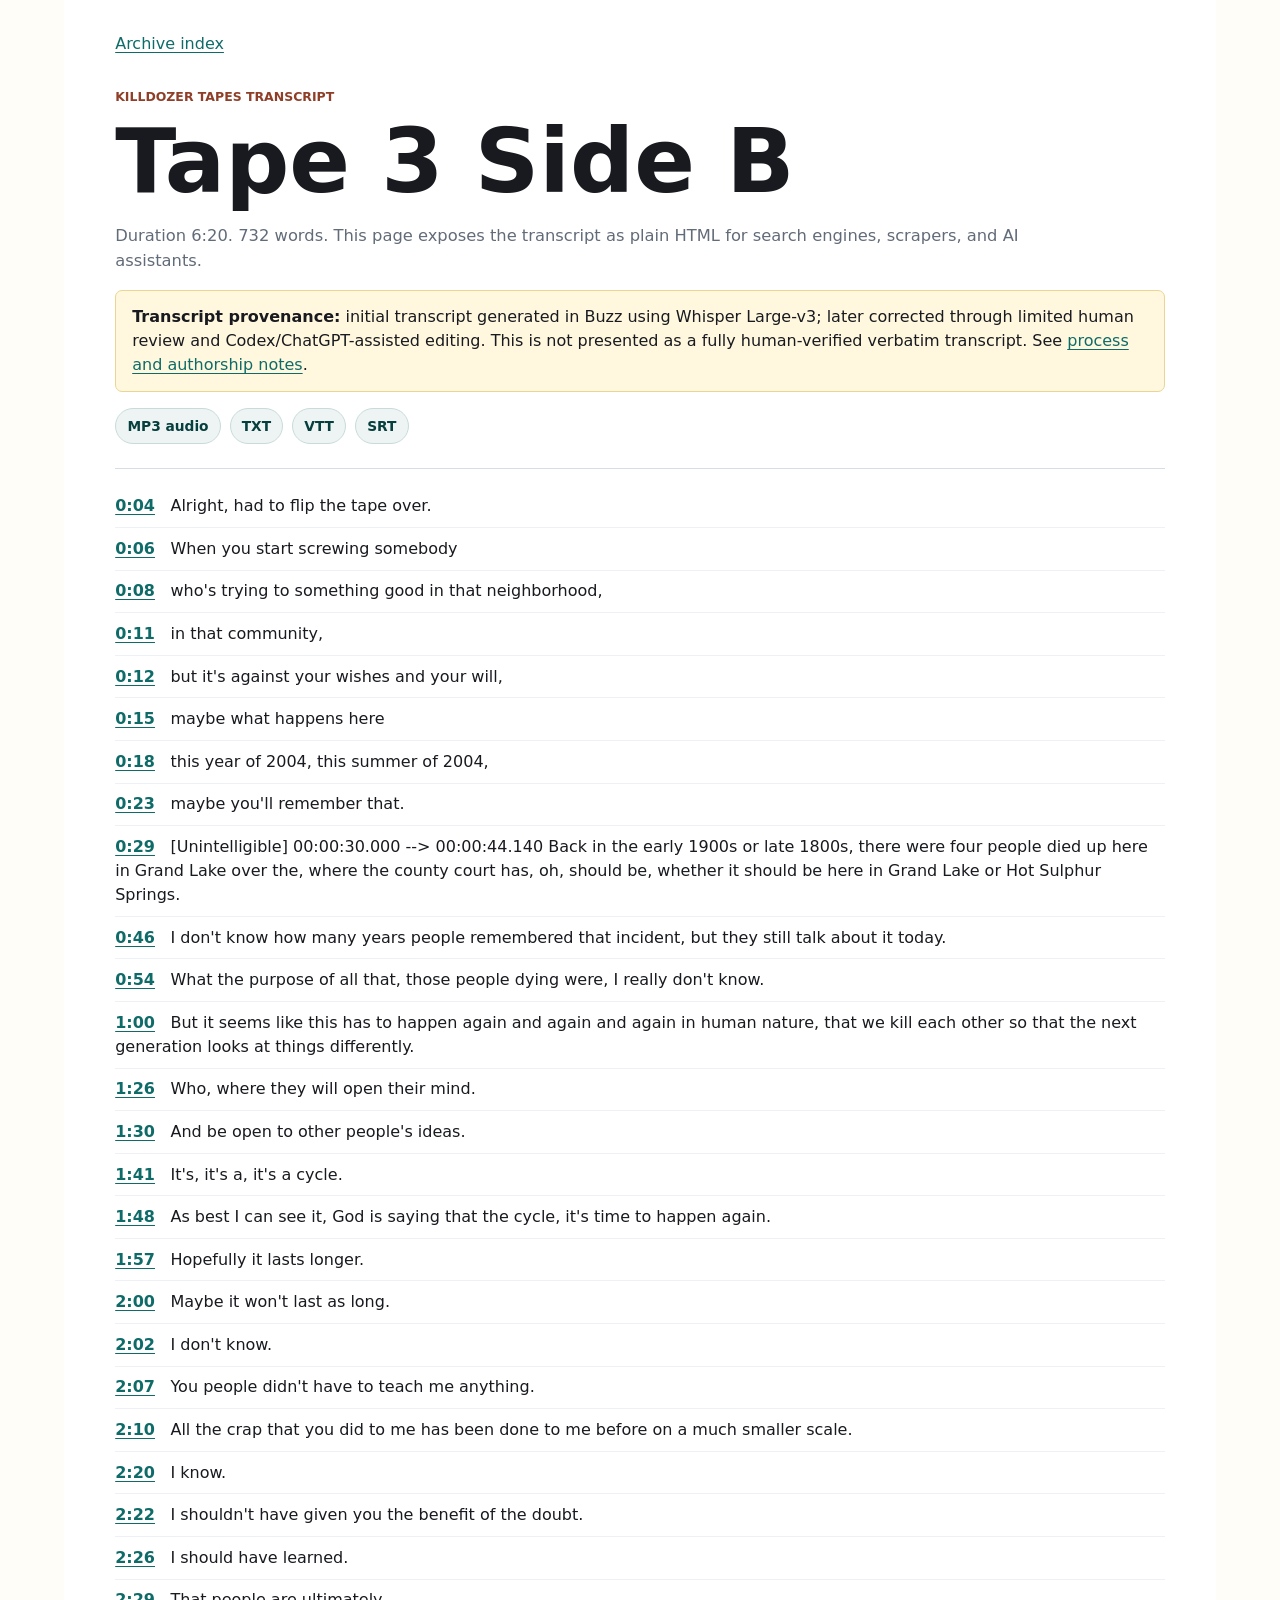
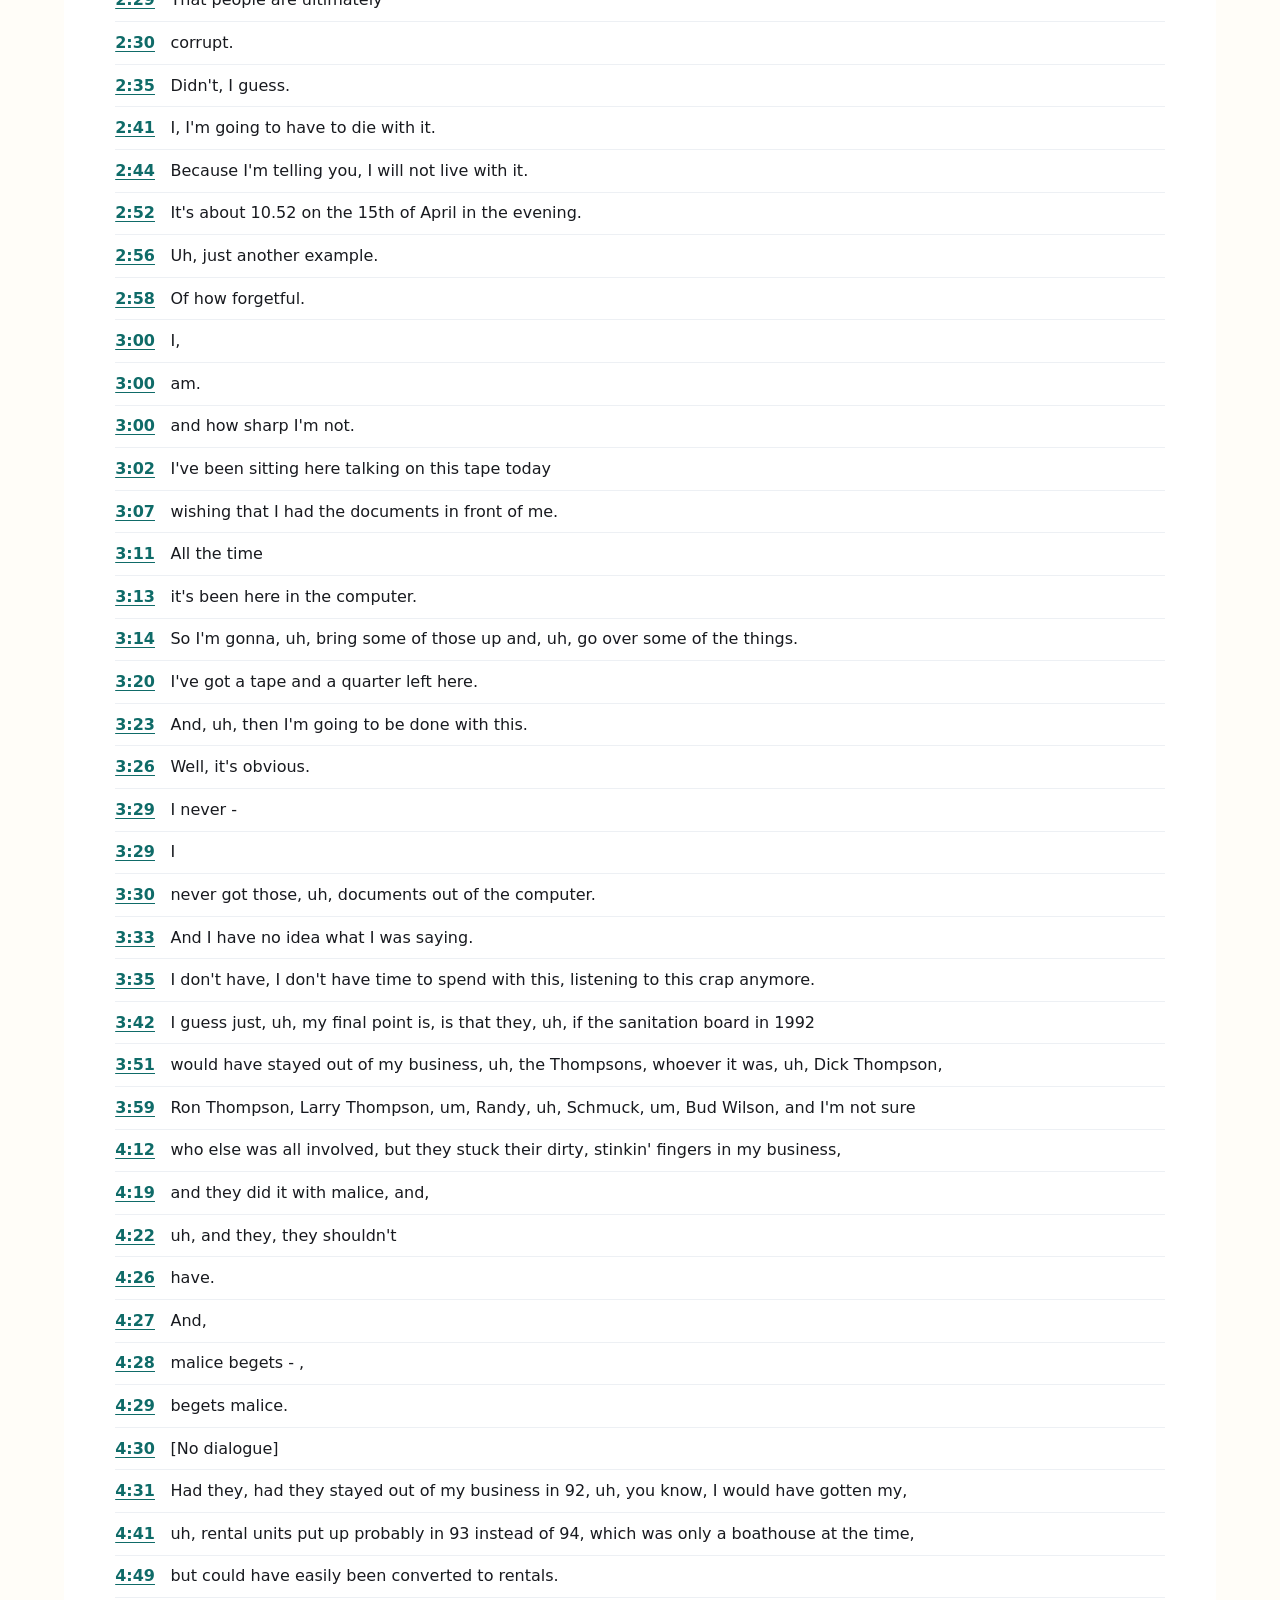
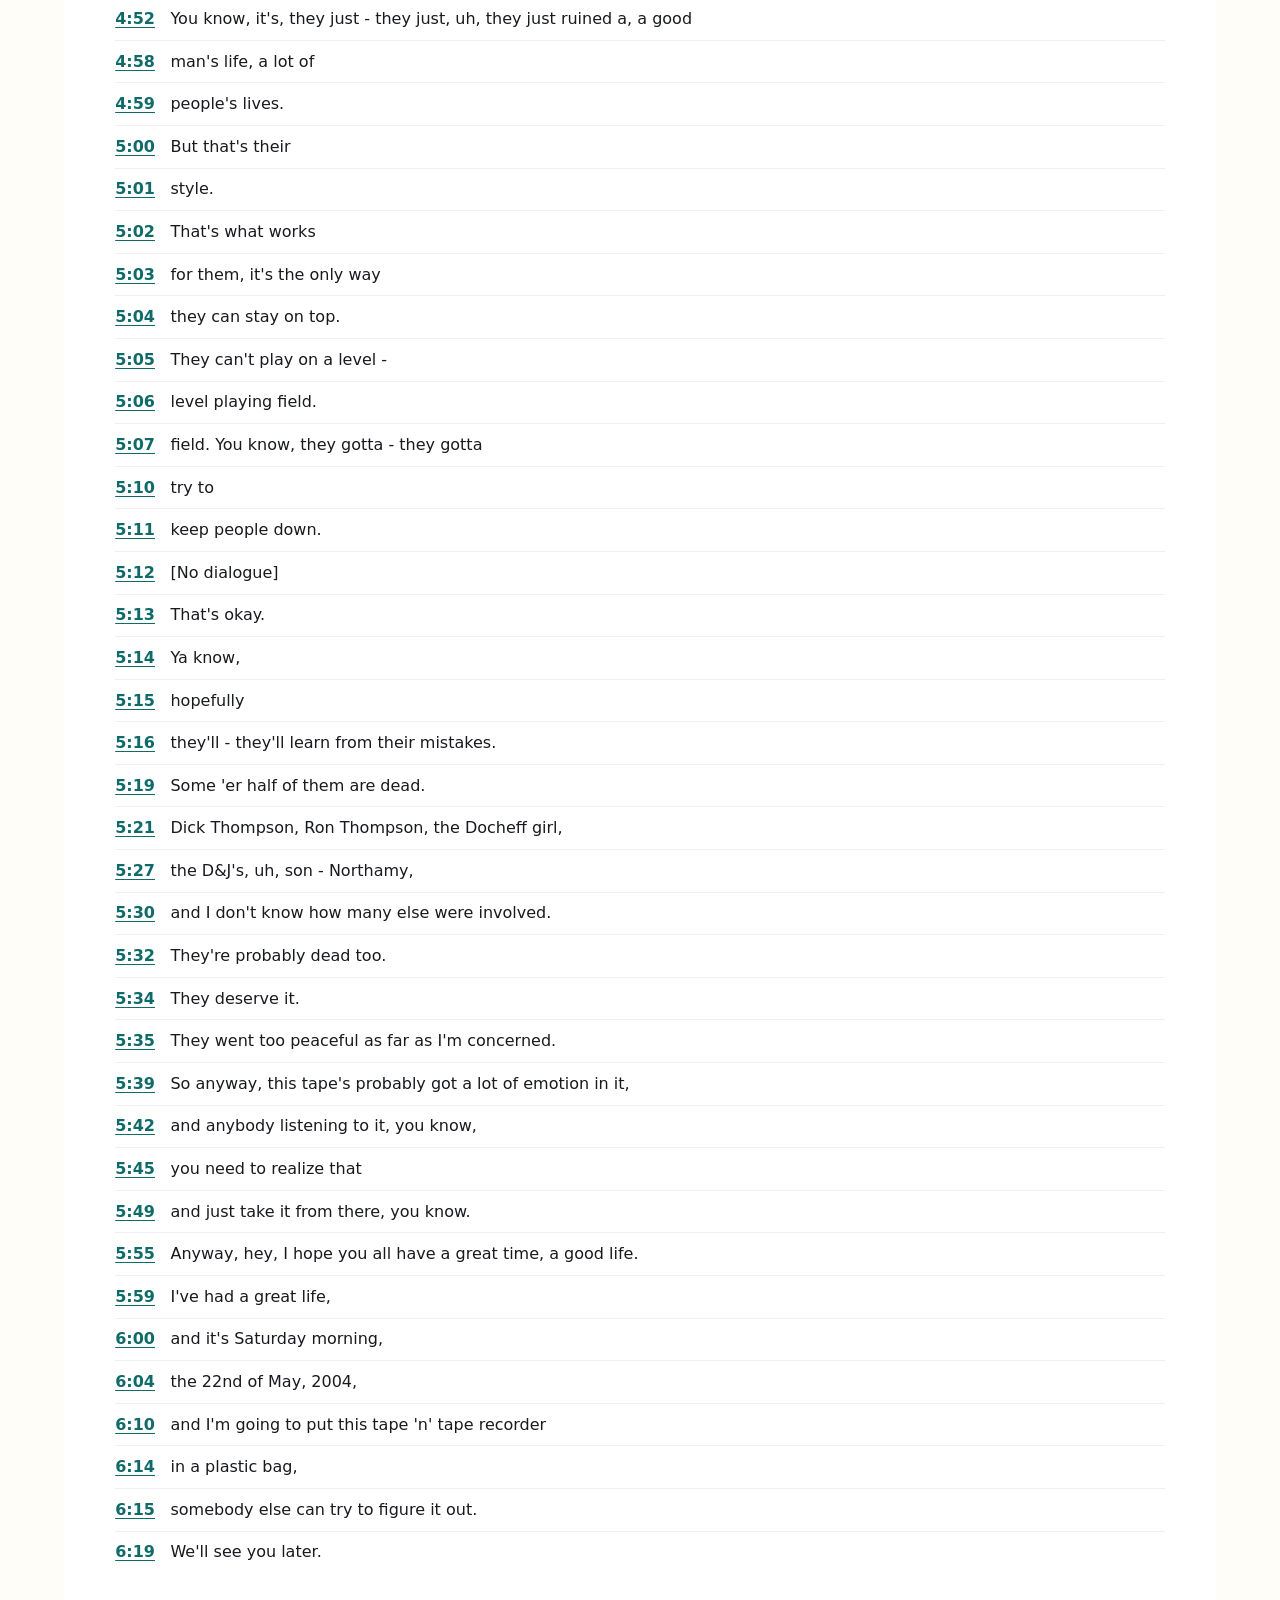
<file: transcripts/tape-3-side-b.html>
<!doctype html>
<html lang="en">
<head>
  <meta charset="utf-8">
  <meta name="viewport" content="width=device-width, initial-scale=1">
  <title>Killdozer Tapes - Tape 3 Side B Transcript</title>
  <meta name="description" content="Plain, crawlable transcript and source audio links for Tape 3 Side B.">
  <link rel="canonical" href="../transcripts/tape-3-side-b.html">
  <link rel="icon" href="../favicon.svg" type="image/svg+xml">
  <link rel="alternate icon" href="../favicon.ico">
  <link rel="stylesheet" href="../styles.css">
  <script type="application/ld+json">{"@context": "https://schema.org", "@type": "AudioObject", "name": "Killdozer Tapes - Tape 3 Side B", "encodingFormat": "audio/mpeg", "contentUrl": "../6-Tape_3_Side_B.mp3", "transcript": "Alright, had to flip the tape over.\nWhen you start screwing somebody\nwho's trying to something good in that neighborhood,\nin that community,\nbut it's against your wishes and your will,\nmaybe what happens here\nthis year of 2004, this summer of 2004,\nmaybe you'll remember that.\n[Unintelligible]\nBack in the early 1900s or late 1800s, there were four people died up here in Grand Lake over the, where the county court has, oh, should be, whether it should be here in Grand Lake or Hot Sulphur Springs.\nI don't know how many years people remembered that incident, but they still talk about it today.\nWhat the purpose of all that, those people dying were, I really don't know.\nBut it seems like this has to happen again and again and again in human nature, that we kill each other so that the next generation looks at things differently.\nWho, where they will open their mind.\nAnd be open to other people's ideas.\nIt's, it's a, it's a cycle.\nAs best I can see it, God is saying that the cycle, it's time to happen again.\nHopefully it lasts longer.\nMaybe it won't last as long.\nI don't know.\nYou people didn't have to teach me anything.\nAll the crap that you did to me has been done to me before on a much smaller scale.\nI know.\nI shouldn't have given you the benefit of the doubt.\nI should have learned.\nThat people are ultimately\ncorrupt.\nDidn't, I guess.\nI, I'm going to have to die with it.\nBecause I'm telling you, I will not live with it.\nIt's about 10.52 on the 15th of April in the evening.\nUh, just another example.\nOf how forgetful.\nI,\nam.\nand how sharp I'm not.\nI've been sitting here talking on this tape today\nwishing that I had the documents in front of me.\nAll the time\nit's been here in the computer.\nSo I'm gonna, uh, bring some of those up and, uh, go over some of the things.\nI've got a tape and a quarter left here.\nAnd, uh, then I'm going to be done with this.\nWell, it's obvious.\nI never -\nI\nnever got those, uh, documents out of the computer.\nAnd I have no idea what I was saying.\nI don't have, I don't have time to spend with this, listening to this crap anymore.\nI guess just, uh, my final point is, is that they, uh, if the sanitation board in 1992\nwould have stayed out of my business, uh, the Thompsons, whoever it was, uh, Dick Thompson,\nRon Thompson, Larry Thompson, um, Randy, uh, Schmuck, um, Bud Wilson, and I'm not sure\nwho else was all involved, but they stuck their dirty, stinkin' fingers in my business,\nand they did it with malice, and,\nuh, and they, they shouldn't\nhave.\nAnd,\nmalice begets - ,\nbegets malice.\n[No dialogue]\nHad they, had they stayed out of my business in 92, uh, you know, I would have gotten my,\nuh, rental units put up probably in 93 instead of 94, which was only a boathouse at the time,\nbut could have easily been converted to rentals.\nYou know, it's, they just - they just, uh, they just ruined a, a good\nman's life, a lot of\npeople's lives.\nBut that's their\nstyle.\nThat's what works\nfor them, it's the only way\nthey can stay on top.\nThey can't play on a level - \nlevel playing field.\nfield. You know, they gotta - they gotta\ntry to\nkeep people down.\n[No dialogue]\nThat's okay.\nYa know,\nhopefully\nthey'll - they'll learn from their mistakes.\nSome 'er half of them are dead.\nDick Thompson, Ron Thompson, the Docheff girl,\nthe D&J's, uh, son - Northamy,\nand I don't know how many else were involved.\nThey're probably dead too.\nThey deserve it.\nThey went too peaceful as far as I'm concerned.\nSo anyway, this tape's probably got a lot of emotion in it,\nand anybody listening to it, you know,\nyou need to realize that\nand just take it from there, you know.\nAnyway, hey, I hope you all have a great time, a good life.\nI've had a great life,\nand it's Saturday morning,\nthe 22nd of May, 2004,\nand I'm going to put this tape 'n' tape recorder\nin a plastic bag,\nsomebody else can try to figure it out.\nWe'll see you later.", "duration": "PT379S"}</script>
</head>
<body class="transcript-page">
  <main class="transcript-document">
    <nav class="crumbs"><a href="../index.html">Archive index</a></nav>
    <header>
      <p class="eyebrow">Killdozer Tapes transcript</p>
      <h1>Tape 3 Side B</h1>
      <p class="lede">Duration 6:20. 732 words. This page exposes the transcript as plain HTML for search engines, scrapers, and AI assistants.</p>
      <p class="provenance-note"><strong>Transcript provenance:</strong> initial transcript generated in Buzz using Whisper Large-v3; later corrected through limited human review and Codex/ChatGPT-assisted editing. This is not presented as a fully human-verified verbatim transcript. See <a href="../provenance.html">process and authorship notes</a>.</p>
      <div class="resource-row">
        <a href="../6-Tape_3_Side_B.mp3">MP3 audio</a>
        <a href="../6-Tape_3_Side_B%20%28transcribed%20on%2008-Jul-2026%2001-17-54%29.txt">TXT</a>
        <a href="../6-Tape_3_Side_B%20%28transcribed%20on%2008-Jul-2026%2001-17-54%29.vtt">VTT</a>
        <a href="../6-Tape_3_Side_B%20%28transcribed%20on%2008-Jul-2026%2001-17-54%29.srt">SRT</a>
      </div>
    </header>
    <article class="crawler-transcript">
      <p id="tape-3-side-b-0001" data-start="3.6"><a class="time" href="../index.html#tape-3-side-b?t=3.6">0:04</a> Alright, had to flip the tape over.</p>
<p id="tape-3-side-b-0002" data-start="5.65"><a class="time" href="../index.html#tape-3-side-b?t=5.65">0:06</a> When you start screwing somebody</p>
<p id="tape-3-side-b-0003" data-start="7.93"><a class="time" href="../index.html#tape-3-side-b?t=7.93">0:08</a> who&#x27;s trying to something good in that neighborhood,</p>
<p id="tape-3-side-b-0004" data-start="10.7"><a class="time" href="../index.html#tape-3-side-b?t=10.7">0:11</a> in that community,</p>
<p id="tape-3-side-b-0005" data-start="12.05"><a class="time" href="../index.html#tape-3-side-b?t=12.05">0:12</a> but it&#x27;s against your wishes and your will,</p>
<p id="tape-3-side-b-0006" data-start="14.95"><a class="time" href="../index.html#tape-3-side-b?t=14.95">0:15</a> maybe what happens here</p>
<p id="tape-3-side-b-0007" data-start="17.95"><a class="time" href="../index.html#tape-3-side-b?t=17.95">0:18</a> this year of 2004, this summer of 2004,</p>
<p id="tape-3-side-b-0008" data-start="22.7"><a class="time" href="../index.html#tape-3-side-b?t=22.7">0:23</a> maybe you&#x27;ll remember that.</p>
<p id="tape-3-side-b-0009" data-start="29.15"><a class="time" href="../index.html#tape-3-side-b?t=29.15">0:29</a> [Unintelligible] 00:00:30.000 --&gt; 00:00:44.140 Back in the early 1900s or late 1800s, there were four people died up here in Grand Lake over the, where the county court has, oh, should be, whether it should be here in Grand Lake or Hot Sulphur Springs.</p>
<p id="tape-3-side-b-0010" data-start="45.84"><a class="time" href="../index.html#tape-3-side-b?t=45.84">0:46</a> I don&#x27;t know how many years people remembered that incident, but they still talk about it today.</p>
<p id="tape-3-side-b-0011" data-start="54.48"><a class="time" href="../index.html#tape-3-side-b?t=54.48">0:54</a> What the purpose of all that, those people dying were, I really don&#x27;t know.</p>
<p id="tape-3-side-b-0012" data-start="60.0"><a class="time" href="../index.html#tape-3-side-b?t=60.0">1:00</a> But it seems like this has to happen again and again and again in human nature, that we kill each other so that the next generation looks at things differently.</p>
<p id="tape-3-side-b-0013" data-start="85.84"><a class="time" href="../index.html#tape-3-side-b?t=85.84">1:26</a> Who, where they will open their mind.</p>
<p id="tape-3-side-b-0014" data-start="90.0"><a class="time" href="../index.html#tape-3-side-b?t=90.0">1:30</a> And be open to other people&#x27;s ideas.</p>
<p id="tape-3-side-b-0015" data-start="100.62"><a class="time" href="../index.html#tape-3-side-b?t=100.62">1:41</a> It&#x27;s, it&#x27;s a, it&#x27;s a cycle.</p>
<p id="tape-3-side-b-0016" data-start="108.5"><a class="time" href="../index.html#tape-3-side-b?t=108.5">1:48</a> As best I can see it, God is saying that the cycle, it&#x27;s time to happen again.</p>
<p id="tape-3-side-b-0017" data-start="117.3"><a class="time" href="../index.html#tape-3-side-b?t=117.3">1:57</a> Hopefully it lasts longer.</p>
<p id="tape-3-side-b-0018" data-start="120.0"><a class="time" href="../index.html#tape-3-side-b?t=120.0">2:00</a> Maybe it won&#x27;t last as long.</p>
<p id="tape-3-side-b-0019" data-start="122.2"><a class="time" href="../index.html#tape-3-side-b?t=122.2">2:02</a> I don&#x27;t know.</p>
<p id="tape-3-side-b-0020" data-start="127.02"><a class="time" href="../index.html#tape-3-side-b?t=127.02">2:07</a> You people didn&#x27;t have to teach me anything.</p>
<p id="tape-3-side-b-0021" data-start="130.36"><a class="time" href="../index.html#tape-3-side-b?t=130.36">2:10</a> All the crap that you did to me has been done to me before on a much smaller scale.</p>
<p id="tape-3-side-b-0022" data-start="140.16"><a class="time" href="../index.html#tape-3-side-b?t=140.16">2:20</a> I know.</p>
<p id="tape-3-side-b-0023" data-start="141.52"><a class="time" href="../index.html#tape-3-side-b?t=141.52">2:22</a> I shouldn&#x27;t have given you the benefit of the doubt.</p>
<p id="tape-3-side-b-0024" data-start="146.32"><a class="time" href="../index.html#tape-3-side-b?t=146.32">2:26</a> I should have learned.</p>
<p id="tape-3-side-b-0025" data-start="148.52"><a class="time" href="../index.html#tape-3-side-b?t=148.52">2:29</a> That people are ultimately</p>
<p id="tape-3-side-b-0026" data-start="150.0"><a class="time" href="../index.html#tape-3-side-b?t=150.0">2:30</a> corrupt.</p>
<p id="tape-3-side-b-0027" data-start="155.44"><a class="time" href="../index.html#tape-3-side-b?t=155.44">2:35</a> Didn&#x27;t, I guess.</p>
<p id="tape-3-side-b-0028" data-start="160.76"><a class="time" href="../index.html#tape-3-side-b?t=160.76">2:41</a> I, I&#x27;m going to have to die with it.</p>
<p id="tape-3-side-b-0029" data-start="164.16"><a class="time" href="../index.html#tape-3-side-b?t=164.16">2:44</a> Because I&#x27;m telling you, I will not live with it.</p>
<p id="tape-3-side-b-0030" data-start="171.56"><a class="time" href="../index.html#tape-3-side-b?t=171.56">2:52</a> It&#x27;s about 10.52 on the 15th of April in the evening.</p>
<p id="tape-3-side-b-0031" data-start="176.32"><a class="time" href="../index.html#tape-3-side-b?t=176.32">2:56</a> Uh, just another example.</p>
<p id="tape-3-side-b-0032" data-start="178.0"><a class="time" href="../index.html#tape-3-side-b?t=178.0">2:58</a> Of how forgetful.</p>
<p id="tape-3-side-b-0033" data-start="179.62"><a class="time" href="../index.html#tape-3-side-b?t=179.62">3:00</a> I,</p>
<p id="tape-3-side-b-0034" data-start="180.0"><a class="time" href="../index.html#tape-3-side-b?t=180.0">3:00</a> am.</p>
<p id="tape-3-side-b-0035" data-start="180.5"><a class="time" href="../index.html#tape-3-side-b?t=180.5">3:00</a> and how sharp I&#x27;m not.</p>
<p id="tape-3-side-b-0036" data-start="182.5"><a class="time" href="../index.html#tape-3-side-b?t=182.5">3:02</a> I&#x27;ve been sitting here talking on this tape today</p>
<p id="tape-3-side-b-0037" data-start="186.8"><a class="time" href="../index.html#tape-3-side-b?t=186.8">3:07</a> wishing that I had the documents in front of me.</p>
<p id="tape-3-side-b-0038" data-start="190.76"><a class="time" href="../index.html#tape-3-side-b?t=190.76">3:11</a> All the time</p>
<p id="tape-3-side-b-0039" data-start="192.62"><a class="time" href="../index.html#tape-3-side-b?t=192.62">3:13</a> it&#x27;s been here in the computer.</p>
<p id="tape-3-side-b-0040" data-start="194.32"><a class="time" href="../index.html#tape-3-side-b?t=194.32">3:14</a> So I&#x27;m gonna, uh, bring some of those up and, uh, go over some of the things.</p>
<p id="tape-3-side-b-0041" data-start="200.4"><a class="time" href="../index.html#tape-3-side-b?t=200.4">3:20</a> I&#x27;ve got a tape and a quarter left here.</p>
<p id="tape-3-side-b-0042" data-start="203.0"><a class="time" href="../index.html#tape-3-side-b?t=203.0">3:23</a> And, uh, then I&#x27;m going to be done with this.</p>
<p id="tape-3-side-b-0043" data-start="205.6"><a class="time" href="../index.html#tape-3-side-b?t=205.6">3:26</a> Well, it&#x27;s obvious.</p>
<p id="tape-3-side-b-0044" data-start="208.56"><a class="time" href="../index.html#tape-3-side-b?t=208.56">3:29</a> I never -</p>
<p id="tape-3-side-b-0045" data-start="209.06"><a class="time" href="../index.html#tape-3-side-b?t=209.06">3:29</a> I</p>
<p id="tape-3-side-b-0046" data-start="209.52"><a class="time" href="../index.html#tape-3-side-b?t=209.52">3:30</a> never got those, uh, documents out of the computer.</p>
<p id="tape-3-side-b-0047" data-start="213.12"><a class="time" href="../index.html#tape-3-side-b?t=213.12">3:33</a> And I have no idea what I was saying.</p>
<p id="tape-3-side-b-0048" data-start="214.7"><a class="time" href="../index.html#tape-3-side-b?t=214.7">3:35</a> I don&#x27;t have, I don&#x27;t have time to spend with this, listening to this crap anymore.</p>
<p id="tape-3-side-b-0049" data-start="221.66"><a class="time" href="../index.html#tape-3-side-b?t=221.66">3:42</a> I guess just, uh, my final point is, is that they, uh, if the sanitation board in 1992</p>
<p id="tape-3-side-b-0050" data-start="230.9"><a class="time" href="../index.html#tape-3-side-b?t=230.9">3:51</a> would have stayed out of my business, uh, the Thompsons, whoever it was, uh, Dick Thompson,</p>
<p id="tape-3-side-b-0051" data-start="239.36"><a class="time" href="../index.html#tape-3-side-b?t=239.36">3:59</a> Ron Thompson, Larry Thompson, um, Randy, uh, Schmuck, um, Bud Wilson, and I&#x27;m not sure</p>
<p id="tape-3-side-b-0052" data-start="251.74"><a class="time" href="../index.html#tape-3-side-b?t=251.74">4:12</a> who else was all involved, but they stuck their dirty, stinkin&#x27; fingers in my business,</p>
<p id="tape-3-side-b-0053" data-start="258.6"><a class="time" href="../index.html#tape-3-side-b?t=258.6">4:19</a> and they did it with malice, and,</p>
<p id="tape-3-side-b-0054" data-start="262.24"><a class="time" href="../index.html#tape-3-side-b?t=262.24">4:22</a> uh, and they, they shouldn&#x27;t</p>
<p id="tape-3-side-b-0055" data-start="266.36"><a class="time" href="../index.html#tape-3-side-b?t=266.36">4:26</a> have.</p>
<p id="tape-3-side-b-0056" data-start="267.36"><a class="time" href="../index.html#tape-3-side-b?t=267.36">4:27</a> And,</p>
<p id="tape-3-side-b-0057" data-start="268.36"><a class="time" href="../index.html#tape-3-side-b?t=268.36">4:28</a> malice begets - ,</p>
<p id="tape-3-side-b-0058" data-start="269.36"><a class="time" href="../index.html#tape-3-side-b?t=269.36">4:29</a> begets malice.</p>
<p id="tape-3-side-b-0059" data-start="270.36"><a class="time" href="../index.html#tape-3-side-b?t=270.36">4:30</a> [No dialogue]</p>
<p id="tape-3-side-b-0060" data-start="271.36"><a class="time" href="../index.html#tape-3-side-b?t=271.36">4:31</a> Had they, had they stayed out of my business in 92, uh, you know, I would have gotten my,</p>
<p id="tape-3-side-b-0061" data-start="281.36"><a class="time" href="../index.html#tape-3-side-b?t=281.36">4:41</a> uh, rental units put up probably in 93 instead of 94, which was only a boathouse at the time,</p>
<p id="tape-3-side-b-0062" data-start="289.36"><a class="time" href="../index.html#tape-3-side-b?t=289.36">4:49</a> but could have easily been converted to rentals.</p>
<p id="tape-3-side-b-0063" data-start="292.36"><a class="time" href="../index.html#tape-3-side-b?t=292.36">4:52</a> You know, it&#x27;s, they just - they just, uh, they just ruined a, a good</p>
<p id="tape-3-side-b-0064" data-start="298.36"><a class="time" href="../index.html#tape-3-side-b?t=298.36">4:58</a> man&#x27;s life, a lot of</p>
<p id="tape-3-side-b-0065" data-start="299.36"><a class="time" href="../index.html#tape-3-side-b?t=299.36">4:59</a> people&#x27;s lives.</p>
<p id="tape-3-side-b-0066" data-start="300.36"><a class="time" href="../index.html#tape-3-side-b?t=300.36">5:00</a> But that&#x27;s their</p>
<p id="tape-3-side-b-0067" data-start="301.36"><a class="time" href="../index.html#tape-3-side-b?t=301.36">5:01</a> style.</p>
<p id="tape-3-side-b-0068" data-start="302.36"><a class="time" href="../index.html#tape-3-side-b?t=302.36">5:02</a> That&#x27;s what works</p>
<p id="tape-3-side-b-0069" data-start="303.36"><a class="time" href="../index.html#tape-3-side-b?t=303.36">5:03</a> for them, it&#x27;s the only way</p>
<p id="tape-3-side-b-0070" data-start="304.36"><a class="time" href="../index.html#tape-3-side-b?t=304.36">5:04</a> they can stay on top.</p>
<p id="tape-3-side-b-0071" data-start="305.36"><a class="time" href="../index.html#tape-3-side-b?t=305.36">5:05</a> They can&#x27;t play on a level -</p>
<p id="tape-3-side-b-0072" data-start="306.36"><a class="time" href="../index.html#tape-3-side-b?t=306.36">5:06</a> level playing field.</p>
<p id="tape-3-side-b-0073" data-start="307.36"><a class="time" href="../index.html#tape-3-side-b?t=307.36">5:07</a> field. You know, they gotta - they gotta</p>
<p id="tape-3-side-b-0074" data-start="310.36"><a class="time" href="../index.html#tape-3-side-b?t=310.36">5:10</a> try to</p>
<p id="tape-3-side-b-0075" data-start="311.36"><a class="time" href="../index.html#tape-3-side-b?t=311.36">5:11</a> keep people down.</p>
<p id="tape-3-side-b-0076" data-start="312.36"><a class="time" href="../index.html#tape-3-side-b?t=312.36">5:12</a> [No dialogue]</p>
<p id="tape-3-side-b-0077" data-start="313.36"><a class="time" href="../index.html#tape-3-side-b?t=313.36">5:13</a> That&#x27;s okay.</p>
<p id="tape-3-side-b-0078" data-start="314.36"><a class="time" href="../index.html#tape-3-side-b?t=314.36">5:14</a> Ya know,</p>
<p id="tape-3-side-b-0079" data-start="315.36"><a class="time" href="../index.html#tape-3-side-b?t=315.36">5:15</a> hopefully</p>
<p id="tape-3-side-b-0080" data-start="316.36"><a class="time" href="../index.html#tape-3-side-b?t=316.36">5:16</a> they&#x27;ll - they&#x27;ll learn from their mistakes.</p>
<p id="tape-3-side-b-0081" data-start="319.34"><a class="time" href="../index.html#tape-3-side-b?t=319.34">5:19</a> Some &#x27;er half of them are dead.</p>
<p id="tape-3-side-b-0082" data-start="321.3"><a class="time" href="../index.html#tape-3-side-b?t=321.3">5:21</a> Dick Thompson, Ron Thompson, the Docheff girl,</p>
<p id="tape-3-side-b-0083" data-start="326.52"><a class="time" href="../index.html#tape-3-side-b?t=326.52">5:27</a> the D&amp;J&#x27;s, uh, son - Northamy,</p>
<p id="tape-3-side-b-0084" data-start="330.18"><a class="time" href="../index.html#tape-3-side-b?t=330.18">5:30</a> and I don&#x27;t know how many else were involved.</p>
<p id="tape-3-side-b-0085" data-start="332.12"><a class="time" href="../index.html#tape-3-side-b?t=332.12">5:32</a> They&#x27;re probably dead too.</p>
<p id="tape-3-side-b-0086" data-start="333.7"><a class="time" href="../index.html#tape-3-side-b?t=333.7">5:34</a> They deserve it.</p>
<p id="tape-3-side-b-0087" data-start="335.14"><a class="time" href="../index.html#tape-3-side-b?t=335.14">5:35</a> They went too peaceful as far as I&#x27;m concerned.</p>
<p id="tape-3-side-b-0088" data-start="339.16"><a class="time" href="../index.html#tape-3-side-b?t=339.16">5:39</a> So anyway, this tape&#x27;s probably got a lot of emotion in it,</p>
<p id="tape-3-side-b-0089" data-start="342.5"><a class="time" href="../index.html#tape-3-side-b?t=342.5">5:42</a> and anybody listening to it, you know,</p>
<p id="tape-3-side-b-0090" data-start="344.7"><a class="time" href="../index.html#tape-3-side-b?t=344.7">5:45</a> you need to realize that</p>
<p id="tape-3-side-b-0091" data-start="349.4"><a class="time" href="../index.html#tape-3-side-b?t=349.4">5:49</a> and just take it from there, you know.</p>
<p id="tape-3-side-b-0092" data-start="354.76"><a class="time" href="../index.html#tape-3-side-b?t=354.76">5:55</a> Anyway, hey, I hope you all have a great time, a good life.</p>
<p id="tape-3-side-b-0093" data-start="358.539"><a class="time" href="../index.html#tape-3-side-b?t=358.539">5:59</a> I&#x27;ve had a great life,</p>
<p id="tape-3-side-b-0094" data-start="359.92"><a class="time" href="../index.html#tape-3-side-b?t=359.92">6:00</a> and it&#x27;s Saturday morning,</p>
<p id="tape-3-side-b-0095" data-start="364.4"><a class="time" href="../index.html#tape-3-side-b?t=364.4">6:04</a> the 22nd of May, 2004,</p>
<p id="tape-3-side-b-0096" data-start="370.12"><a class="time" href="../index.html#tape-3-side-b?t=370.12">6:10</a> and I&#x27;m going to put this tape &#x27;n&#x27; tape recorder</p>
<p id="tape-3-side-b-0097" data-start="373.88"><a class="time" href="../index.html#tape-3-side-b?t=373.88">6:14</a> in a plastic bag,</p>
<p id="tape-3-side-b-0098" data-start="374.94"><a class="time" href="../index.html#tape-3-side-b?t=374.94">6:15</a> somebody else can try to figure it out.</p>
<p id="tape-3-side-b-0099" data-start="378.9"><a class="time" href="../index.html#tape-3-side-b?t=378.9">6:19</a> We&#x27;ll see you later.</p>
    </article>
  </main>
</body>
</html>
</file>
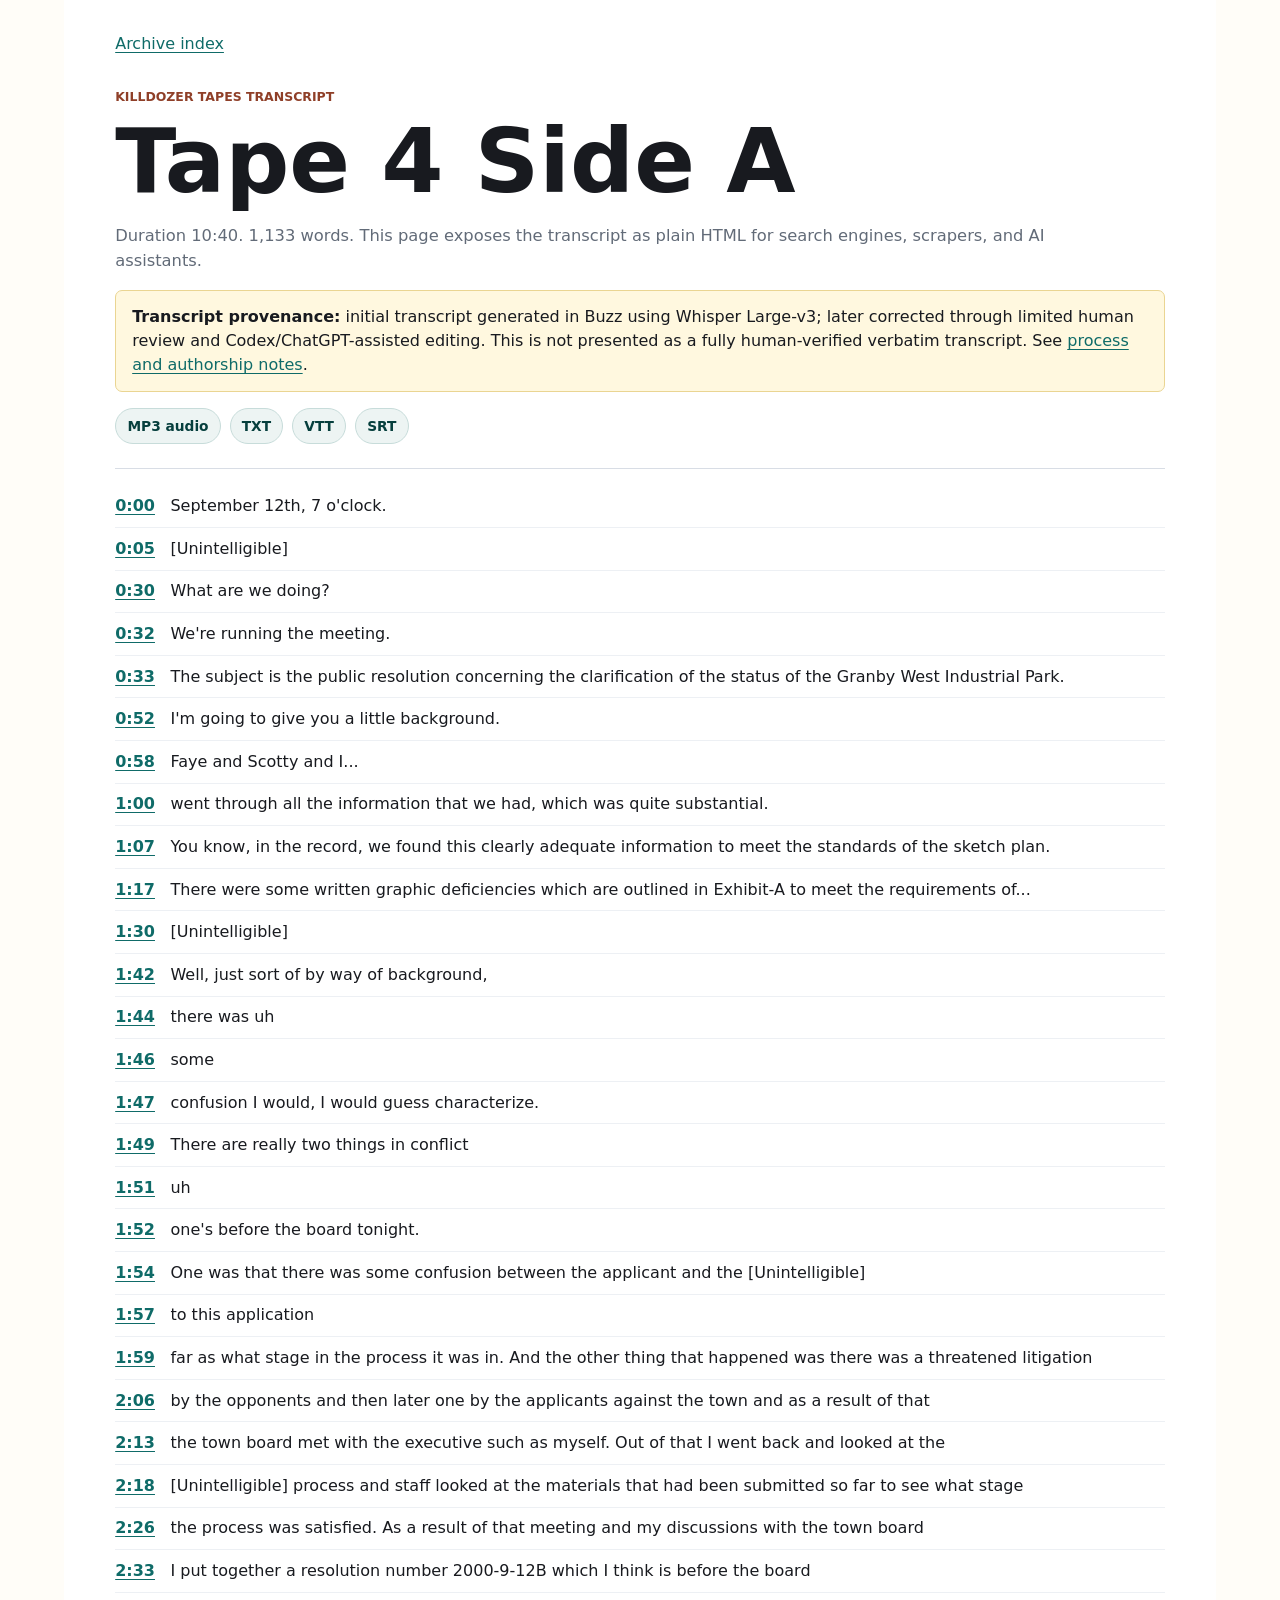
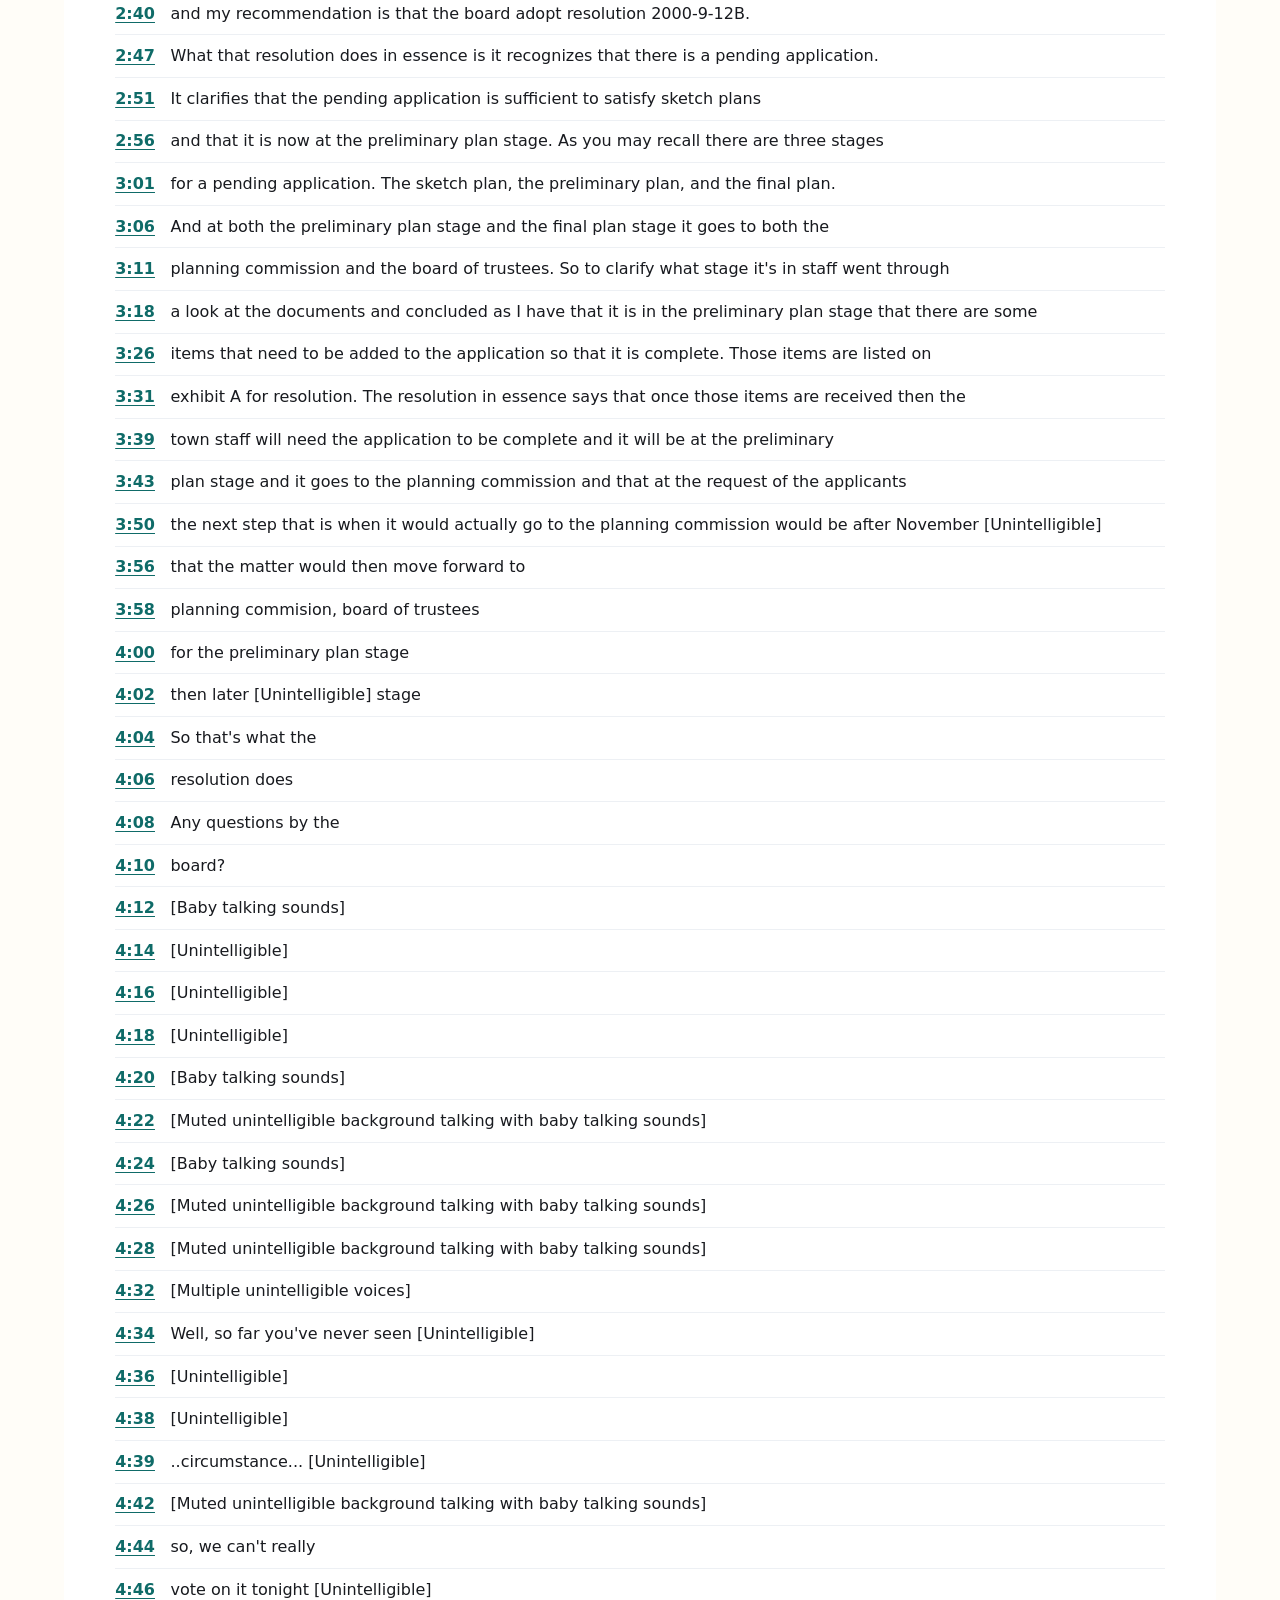
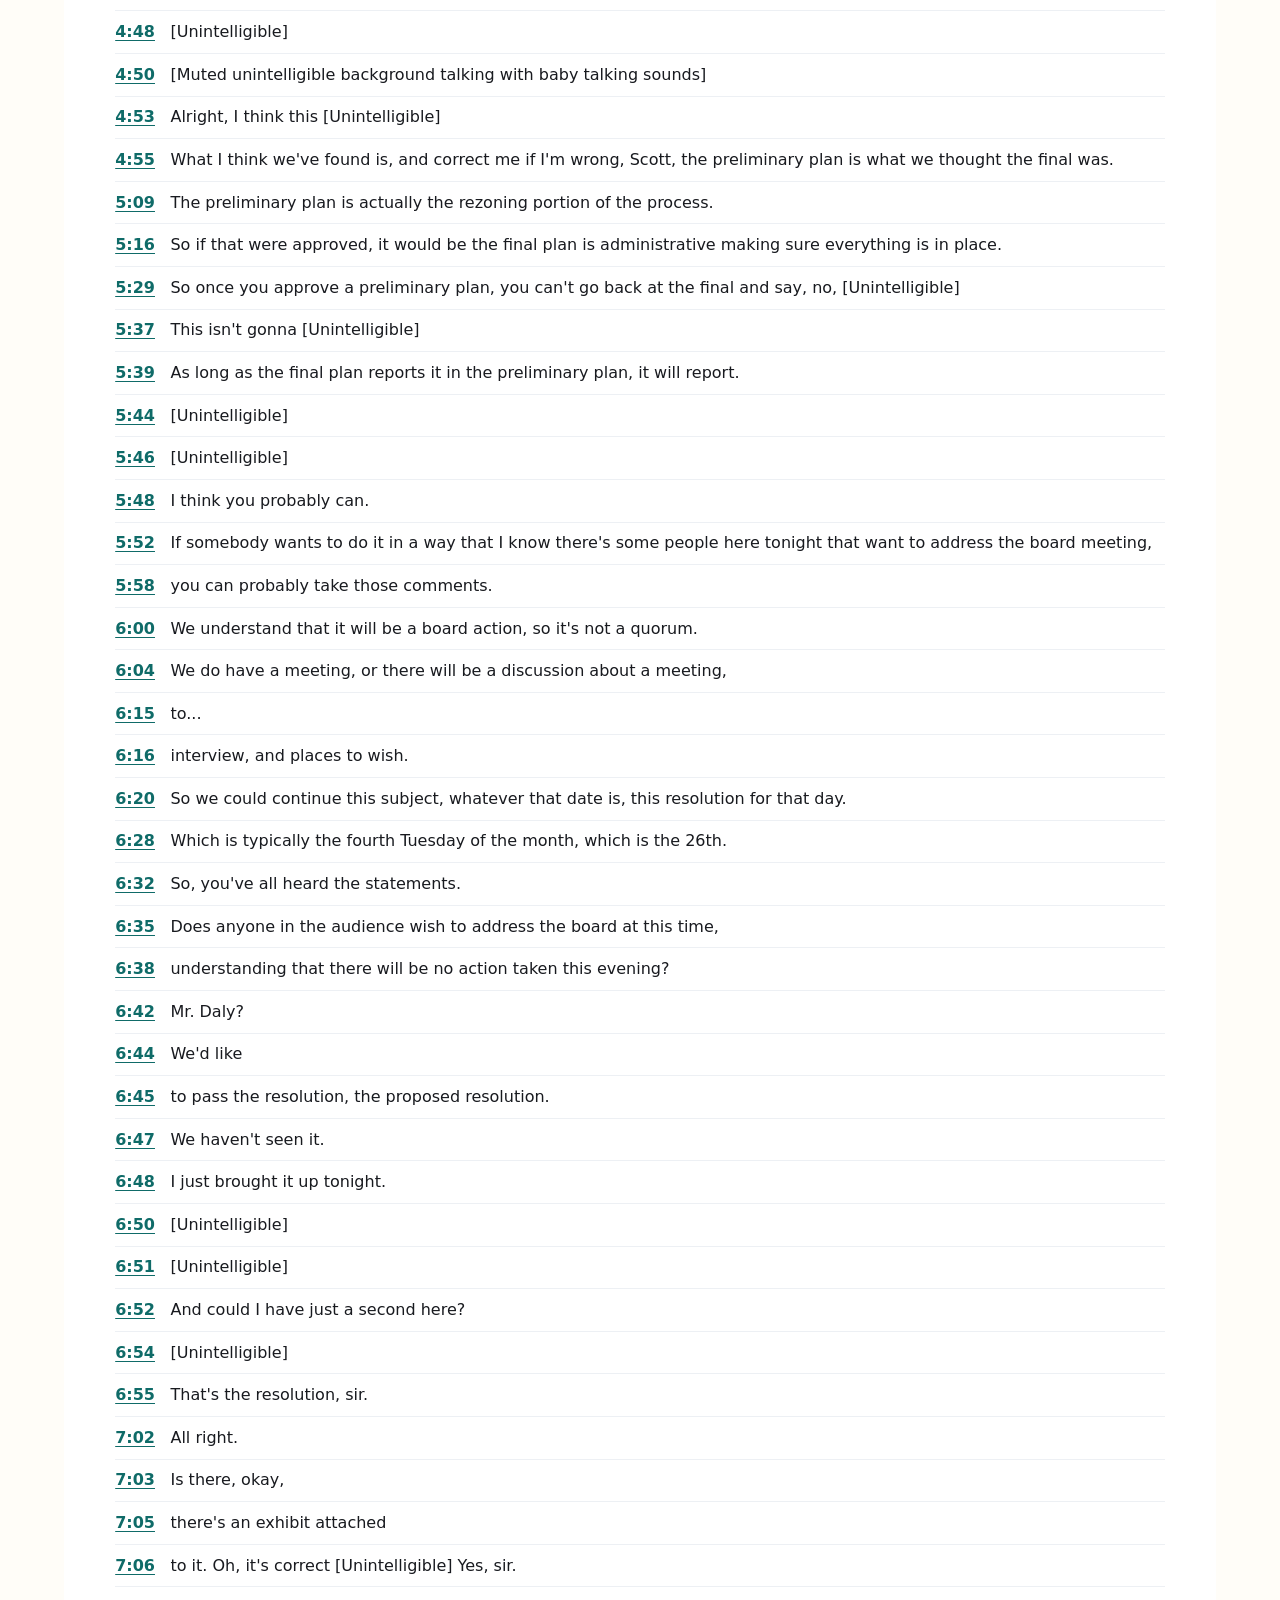
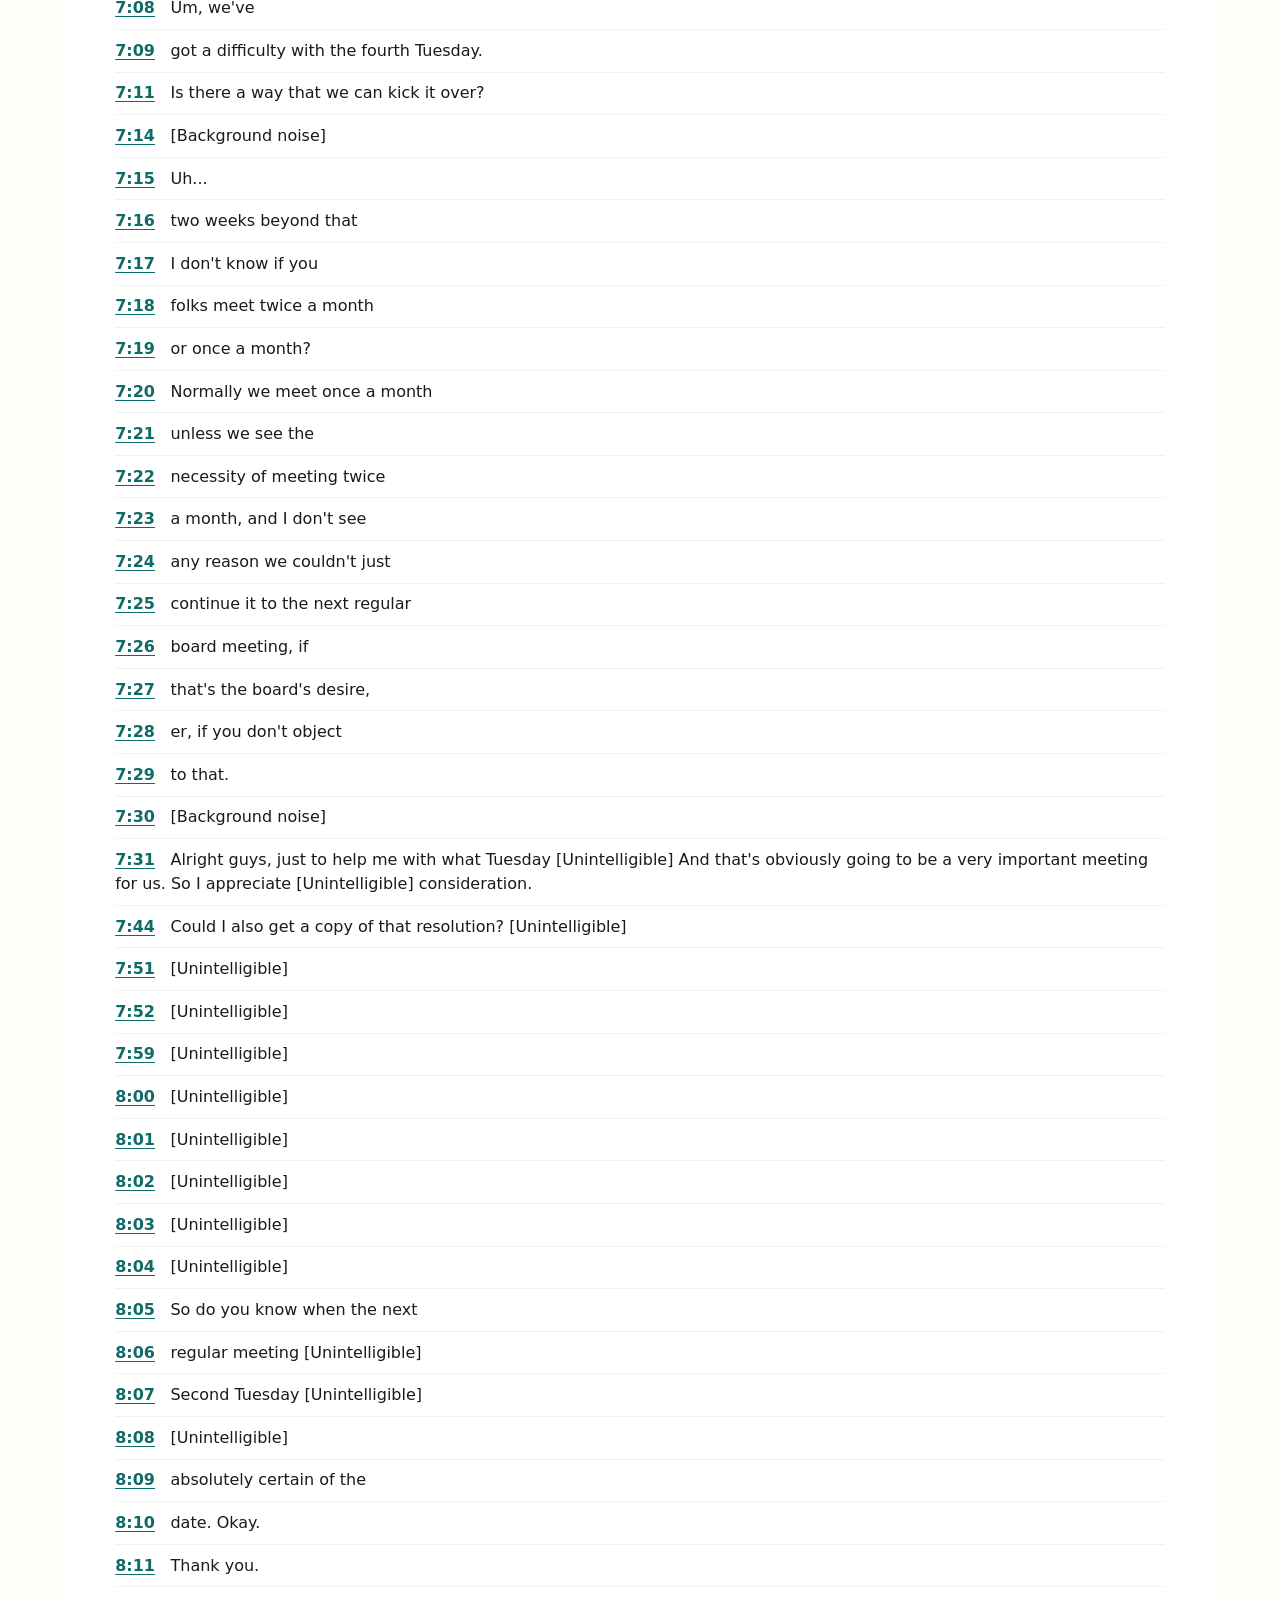
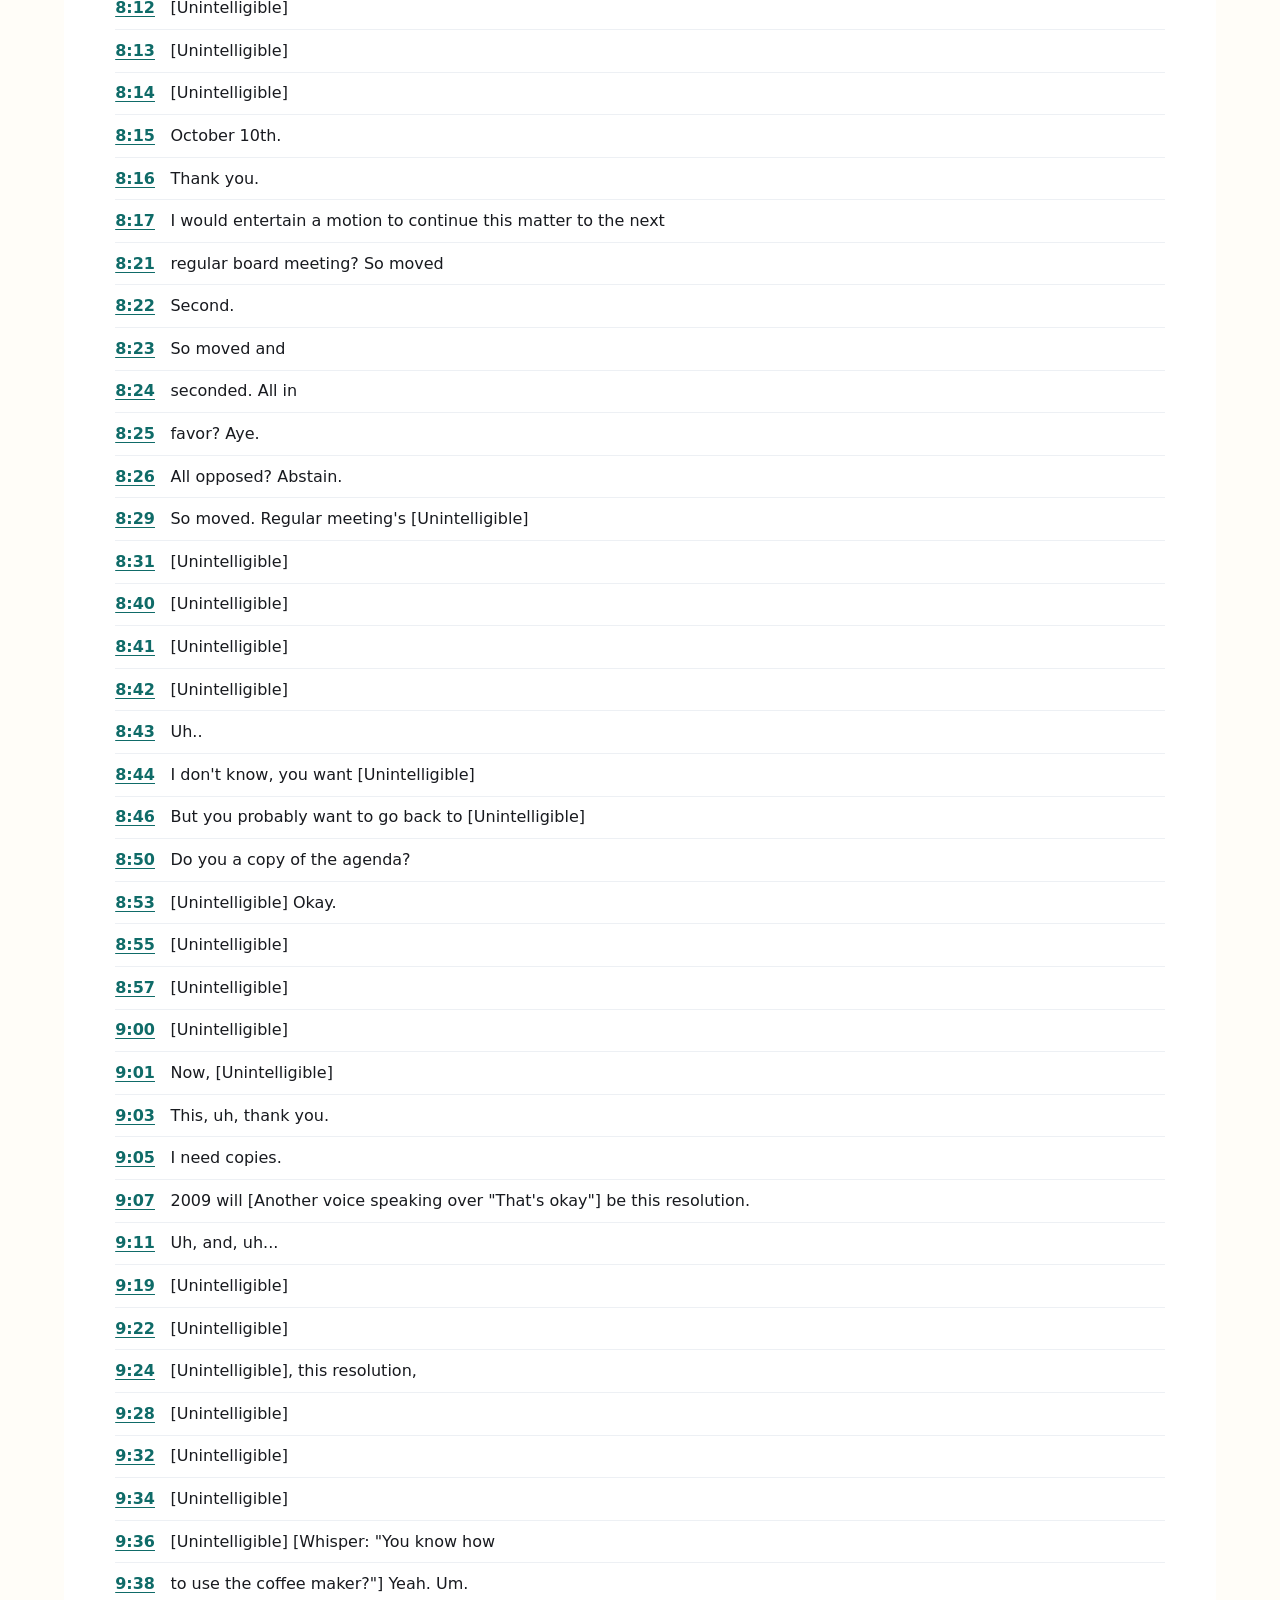
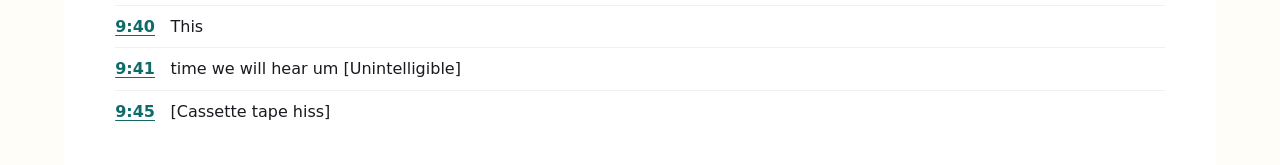
<file: transcripts/tape-4-side-a.html>
<!doctype html>
<html lang="en">
<head>
  <meta charset="utf-8">
  <meta name="viewport" content="width=device-width, initial-scale=1">
  <title>Killdozer Tapes - Tape 4 Side A Transcript</title>
  <meta name="description" content="Plain, crawlable transcript and source audio links for Tape 4 Side A.">
  <link rel="canonical" href="../transcripts/tape-4-side-a.html">
  <link rel="icon" href="../favicon.svg" type="image/svg+xml">
  <link rel="alternate icon" href="../favicon.ico">
  <link rel="stylesheet" href="../styles.css">
  <script type="application/ld+json">{"@context": "https://schema.org", "@type": "AudioObject", "name": "Killdozer Tapes - Tape 4 Side A", "encodingFormat": "audio/mpeg", "contentUrl": "../7-Tape_4_Side_A.mp3", "transcript": "September 12th, 7 o'clock.\n[Unintelligible]\nWhat are we doing?\nWe're running the meeting.\nThe subject is the public resolution concerning the clarification of the status of the Granby West Industrial Park.\nI'm going to give you a little background.\nFaye and Scotty and I...\nwent through all the information that we had, which was quite substantial.\nYou know, in the record, we found this clearly adequate information to meet the standards of the sketch plan.\nThere were some written graphic deficiencies which are outlined in Exhibit-A to meet the requirements of...\n[Unintelligible]\nWell, just sort of by way of background,\nthere was uh\nsome\nconfusion I would, I would guess characterize.\nThere are really two things in conflict\nuh\none's before the board tonight.\nOne was that there was some confusion between the applicant and the [Unintelligible]\nto this application\nfar as what stage in the process it was in. And the other thing that happened was there was a threatened litigation\nby the opponents and then later one by the applicants against the town and as a result of that\nthe town board met with the executive such as myself. Out of that I went back and looked at the\n[Unintelligible] process and staff looked at the materials that had been submitted so far to see what stage\nthe process was satisfied. As a result of that meeting and my discussions with the town board\nI put together a resolution number 2000-9-12B which I think is before the board\nand my recommendation is that the board adopt resolution 2000-9-12B.\nWhat that resolution does in essence is it recognizes that there is a pending application.\nIt clarifies that the pending application is sufficient to satisfy sketch plans\nand that it is now at the preliminary plan stage. As you may recall there are three stages\nfor a pending application. The sketch plan, the preliminary plan, and the final plan.\nAnd at both the preliminary plan stage and the final plan stage it goes to both the\nplanning commission and the board of trustees. So to clarify what stage it's in staff went through\na look at the documents and concluded as I have that it is in the preliminary plan stage that there are some\nitems that need to be added to the application so that it is complete. Those items are listed on\nexhibit A for resolution. The resolution in essence says that once those items are received then the\ntown staff will need the application to be complete and it will be at the preliminary\nplan stage and it goes to the planning commission and that at the request of the applicants\nthe next step that is when it would actually go to the planning commission would be after November [Unintelligible]\nthat the matter would then move forward to\nplanning commision, board of trustees\nfor the preliminary plan stage\nthen later [Unintelligible] stage\nSo that's what the\nresolution does\nAny questions by the\nboard?\n[Baby talking sounds]\n[Unintelligible]\n[Unintelligible]\n[Unintelligible]\n[Baby talking sounds]\n[Muted unintelligible background talking with baby talking sounds]\n[Baby talking sounds]\n[Muted unintelligible background talking with baby talking sounds]\n[Muted unintelligible background talking with baby talking sounds]\n[Multiple unintelligible voices] \nWell, so far you've never seen [Unintelligible]\n[Unintelligible]\n[Unintelligible]\n..circumstance... [Unintelligible]\n[Muted unintelligible background talking with baby talking sounds]\nso, we can't really\nvote on it tonight [Unintelligible]\n[Unintelligible]\n[Muted unintelligible background talking with baby talking sounds]\nAlright, I think this [Unintelligible]\nWhat I think we've found is, and correct me if I'm wrong, Scott, the preliminary plan is what we thought the final was.\nThe preliminary plan is actually the rezoning portion of the process.\nSo if that were approved, it would be the final plan is administrative making sure everything is in place.\nSo once you approve a preliminary plan, you can't go back at the final and say, no, [Unintelligible]\nThis isn't gonna [Unintelligible]\nAs long as the final plan reports it in the preliminary plan, it will report.\n[Unintelligible]\n[Unintelligible]\nI think you probably can.\nIf somebody wants to do it in a way that I know there's some people here tonight that want to address the board meeting,\nyou can probably take those comments.\nWe understand that it will be a board action, so it's not a quorum.\nWe do have a meeting, or there will be a discussion about a meeting,\nto...\ninterview, and places to wish.\nSo we could continue this subject, whatever that date is, this resolution for that day.\nWhich is typically the fourth Tuesday of the month, which is the 26th.\nSo, you've all heard the statements.\nDoes anyone in the audience wish to address the board at this time,\nunderstanding that there will be no action taken this evening?\nMr. Daly?\nWe'd like\nto pass the resolution, the proposed resolution.\nWe haven't seen it.\nI just brought it up tonight.\n[Unintelligible]\n[Unintelligible]\nAnd could I have just a second here?\n[Unintelligible]\nThat's the resolution, sir.\nAll right.\nIs there, okay,\nthere's an exhibit attached\nto it. Oh, it's correct [Unintelligible] Yes, sir.\nUm, we've \ngot a difficulty with the fourth Tuesday.\nIs there a way that we can kick it over?\n[Background noise]\nUh...\ntwo weeks beyond that\nI don't know if you\nfolks meet twice a month\nor once a month?\nNormally we meet once a month\nunless we see the\nnecessity of meeting twice\na month, and I don't see\nany reason we couldn't just\ncontinue it to the next regular\nboard meeting, if\nthat's the board's desire,\ner, if you don't object\nto that.\n[Background noise]\nAlright guys, just to help me with what Tuesday [Unintelligible] And that's obviously going to be a very important meeting for us. So I appreciate [Unintelligible] consideration.\nCould I also get a copy of that resolution? [Unintelligible]\n[Unintelligible]\n[Unintelligible]\n[Unintelligible]\n[Unintelligible]\n[Unintelligible]\n[Unintelligible]\n[Unintelligible]\n[Unintelligible]\nSo do you know when the next\nregular meeting [Unintelligible]\nSecond Tuesday [Unintelligible]\n[Unintelligible]\nabsolutely certain of the\ndate. Okay.\nThank you.\n[Unintelligible]\n[Unintelligible]\n[Unintelligible]\nOctober 10th.\nThank you.\nI would entertain a motion to continue this matter to the next\nregular board meeting? So moved\nSecond.\nSo moved and\nseconded. All in\nfavor? Aye.\nAll opposed? Abstain.\nSo moved. Regular meeting's [Unintelligible]\n[Unintelligible]\n[Unintelligible]\n[Unintelligible]\n[Unintelligible]\nUh..\nI don't know, you want [Unintelligible]\nBut you probably want to go back to [Unintelligible]\nDo you a copy of the agenda?\n[Unintelligible] Okay.\n[Unintelligible]\n[Unintelligible]\n[Unintelligible]\nNow, [Unintelligible]\nThis, uh, thank you.\nI need copies. \n2009 will [Another voice speaking over \"That's okay\"] be this resolution.\nUh, and, uh...\n[Unintelligible]\n[Unintelligible]\n[Unintelligible], this resolution,\n[Unintelligible]\n[Unintelligible]\n[Unintelligible]\n[Unintelligible] [Whisper: \"You know how\nto use the coffee maker?\"] Yeah. Um.\nThis \ntime we will hear um [Unintelligible]\n[Cassette tape hiss]", "duration": "PT640S"}</script>
</head>
<body class="transcript-page">
  <main class="transcript-document">
    <nav class="crumbs"><a href="../index.html">Archive index</a></nav>
    <header>
      <p class="eyebrow">Killdozer Tapes transcript</p>
      <h1>Tape 4 Side A</h1>
      <p class="lede">Duration 10:40. 1,133 words. This page exposes the transcript as plain HTML for search engines, scrapers, and AI assistants.</p>
      <p class="provenance-note"><strong>Transcript provenance:</strong> initial transcript generated in Buzz using Whisper Large-v3; later corrected through limited human review and Codex/ChatGPT-assisted editing. This is not presented as a fully human-verified verbatim transcript. See <a href="../provenance.html">process and authorship notes</a>.</p>
      <div class="resource-row">
        <a href="../7-Tape_4_Side_A.mp3">MP3 audio</a>
        <a href="../7-Tape_4_Side_A%20%28transcribed%20on%2008-Jul-2026%2002-13-02%29.txt">TXT</a>
        <a href="../7-Tape_4_Side_A%20%28transcribed%20on%2008-Jul-2026%2002-13-02%29.vtt">VTT</a>
        <a href="../7-Tape_4_Side_A%20%28transcribed%20on%2008-Jul-2026%2002-13-02%29.srt">SRT</a>
      </div>
    </header>
    <article class="crawler-transcript">
      <p id="tape-4-side-a-0001" data-start="0.0"><a class="time" href="../index.html#tape-4-side-a?t=0.0">0:00</a> September 12th, 7 o&#x27;clock.</p>
<p id="tape-4-side-a-0002" data-start="4.96"><a class="time" href="../index.html#tape-4-side-a?t=4.96">0:05</a> [Unintelligible]</p>
<p id="tape-4-side-a-0003" data-start="30.0"><a class="time" href="../index.html#tape-4-side-a?t=30.0">0:30</a> What are we doing?</p>
<p id="tape-4-side-a-0004" data-start="31.54"><a class="time" href="../index.html#tape-4-side-a?t=31.54">0:32</a> We&#x27;re running the meeting.</p>
<p id="tape-4-side-a-0005" data-start="32.96"><a class="time" href="../index.html#tape-4-side-a?t=32.96">0:33</a> The subject is the public resolution concerning the clarification of the status of the Granby West Industrial Park.</p>
<p id="tape-4-side-a-0006" data-start="52.12"><a class="time" href="../index.html#tape-4-side-a?t=52.12">0:52</a> I&#x27;m going to give you a little background.</p>
<p id="tape-4-side-a-0007" data-start="57.58"><a class="time" href="../index.html#tape-4-side-a?t=57.58">0:58</a> Faye and Scotty and I...</p>
<p id="tape-4-side-a-0008" data-start="60.0"><a class="time" href="../index.html#tape-4-side-a?t=60.0">1:00</a> went through all the information that we had, which was quite substantial.</p>
<p id="tape-4-side-a-0009" data-start="67.22"><a class="time" href="../index.html#tape-4-side-a?t=67.22">1:07</a> You know, in the record, we found this clearly adequate information to meet the standards of the sketch plan.</p>
<p id="tape-4-side-a-0010" data-start="77.46"><a class="time" href="../index.html#tape-4-side-a?t=77.46">1:17</a> There were some written graphic deficiencies which are outlined in Exhibit-A to meet the requirements of...</p>
<p id="tape-4-side-a-0011" data-start="90.0"><a class="time" href="../index.html#tape-4-side-a?t=90.0">1:30</a> [Unintelligible]</p>
<p id="tape-4-side-a-0012" data-start="101.66"><a class="time" href="../index.html#tape-4-side-a?t=101.66">1:42</a> Well, just sort of by way of background,</p>
<p id="tape-4-side-a-0013" data-start="103.66"><a class="time" href="../index.html#tape-4-side-a?t=103.66">1:44</a> there was uh</p>
<p id="tape-4-side-a-0014" data-start="105.96"><a class="time" href="../index.html#tape-4-side-a?t=105.96">1:46</a> some</p>
<p id="tape-4-side-a-0015" data-start="106.8"><a class="time" href="../index.html#tape-4-side-a?t=106.8">1:47</a> confusion I would, I would guess characterize.</p>
<p id="tape-4-side-a-0016" data-start="109.38"><a class="time" href="../index.html#tape-4-side-a?t=109.38">1:49</a> There are really two things in conflict</p>
<p id="tape-4-side-a-0017" data-start="111.18"><a class="time" href="../index.html#tape-4-side-a?t=111.18">1:51</a> uh</p>
<p id="tape-4-side-a-0018" data-start="112.26"><a class="time" href="../index.html#tape-4-side-a?t=112.26">1:52</a> one&#x27;s before the board tonight.</p>
<p id="tape-4-side-a-0019" data-start="113.94"><a class="time" href="../index.html#tape-4-side-a?t=113.94">1:54</a> One was that there was some confusion between the applicant and the [Unintelligible]</p>
<p id="tape-4-side-a-0020" data-start="117.32"><a class="time" href="../index.html#tape-4-side-a?t=117.32">1:57</a> to this application</p>
<p id="tape-4-side-a-0021" data-start="119.1"><a class="time" href="../index.html#tape-4-side-a?t=119.1">1:59</a> far as what stage in the process it was in. And the other thing that happened was there was a threatened litigation</p>
<p id="tape-4-side-a-0022" data-start="126.14"><a class="time" href="../index.html#tape-4-side-a?t=126.14">2:06</a> by the opponents and then later one by the applicants against the town and as a result of that</p>
<p id="tape-4-side-a-0023" data-start="132.7"><a class="time" href="../index.html#tape-4-side-a?t=132.7">2:13</a> the town board met with the executive such as myself. Out of that I went back and looked at the</p>
<p id="tape-4-side-a-0024" data-start="137.66"><a class="time" href="../index.html#tape-4-side-a?t=137.66">2:18</a> [Unintelligible] process and staff looked at the materials that had been submitted so far to see what stage</p>
<p id="tape-4-side-a-0025" data-start="145.82"><a class="time" href="../index.html#tape-4-side-a?t=145.82">2:26</a> the process was satisfied. As a result of that meeting and my discussions with the town board</p>
<p id="tape-4-side-a-0026" data-start="152.859"><a class="time" href="../index.html#tape-4-side-a?t=152.859">2:33</a> I put together a resolution number 2000-9-12B which I think is before the board</p>
<p id="tape-4-side-a-0027" data-start="160.22"><a class="time" href="../index.html#tape-4-side-a?t=160.22">2:40</a> and my recommendation is that the board adopt resolution 2000-9-12B.</p>
<p id="tape-4-side-a-0028" data-start="166.54"><a class="time" href="../index.html#tape-4-side-a?t=166.54">2:47</a> What that resolution does in essence is it recognizes that there is a pending application.</p>
<p id="tape-4-side-a-0029" data-start="171.34"><a class="time" href="../index.html#tape-4-side-a?t=171.34">2:51</a> It clarifies that the pending application is sufficient to satisfy sketch plans</p>
<p id="tape-4-side-a-0030" data-start="175.82"><a class="time" href="../index.html#tape-4-side-a?t=175.82">2:56</a> and that it is now at the preliminary plan stage. As you may recall there are three stages</p>
<p id="tape-4-side-a-0031" data-start="180.78"><a class="time" href="../index.html#tape-4-side-a?t=180.78">3:01</a> for a pending application. The sketch plan, the preliminary plan, and the final plan.</p>
<p id="tape-4-side-a-0032" data-start="186.22"><a class="time" href="../index.html#tape-4-side-a?t=186.22">3:06</a> And at both the preliminary plan stage and the final plan stage it goes to both the</p>
<p id="tape-4-side-a-0033" data-start="191.42"><a class="time" href="../index.html#tape-4-side-a?t=191.42">3:11</a> planning commission and the board of trustees. So to clarify what stage it&#x27;s in staff went through</p>
<p id="tape-4-side-a-0034" data-start="197.82"><a class="time" href="../index.html#tape-4-side-a?t=197.82">3:18</a> a look at the documents and concluded as I have that it is in the preliminary plan stage that there are some</p>
<p id="tape-4-side-a-0035" data-start="205.82"><a class="time" href="../index.html#tape-4-side-a?t=205.82">3:26</a> items that need to be added to the application so that it is complete. Those items are listed on</p>
<p id="tape-4-side-a-0036" data-start="211.34"><a class="time" href="../index.html#tape-4-side-a?t=211.34">3:31</a> exhibit A for resolution. The resolution in essence says that once those items are received then the</p>
<p id="tape-4-side-a-0037" data-start="219.019"><a class="time" href="../index.html#tape-4-side-a?t=219.019">3:39</a> town staff will need the application to be complete and it will be at the preliminary</p>
<p id="tape-4-side-a-0038" data-start="223.34"><a class="time" href="../index.html#tape-4-side-a?t=223.34">3:43</a> plan stage and it goes to the planning commission and that at the request of the applicants</p>
<p id="tape-4-side-a-0039" data-start="229.579"><a class="time" href="../index.html#tape-4-side-a?t=229.579">3:50</a> the next step that is when it would actually go to the planning commission would be after November [Unintelligible]</p>
<p id="tape-4-side-a-0040" data-start="235.82"><a class="time" href="../index.html#tape-4-side-a?t=235.82">3:56</a> that the matter would then move forward to</p>
<p id="tape-4-side-a-0041" data-start="237.82"><a class="time" href="../index.html#tape-4-side-a?t=237.82">3:58</a> planning commision, board of trustees</p>
<p id="tape-4-side-a-0042" data-start="239.82"><a class="time" href="../index.html#tape-4-side-a?t=239.82">4:00</a> for the preliminary plan stage</p>
<p id="tape-4-side-a-0043" data-start="241.82"><a class="time" href="../index.html#tape-4-side-a?t=241.82">4:02</a> then later [Unintelligible] stage</p>
<p id="tape-4-side-a-0044" data-start="243.82"><a class="time" href="../index.html#tape-4-side-a?t=243.82">4:04</a> So that&#x27;s what the</p>
<p id="tape-4-side-a-0045" data-start="245.82"><a class="time" href="../index.html#tape-4-side-a?t=245.82">4:06</a> resolution does</p>
<p id="tape-4-side-a-0046" data-start="247.82"><a class="time" href="../index.html#tape-4-side-a?t=247.82">4:08</a> Any questions by the</p>
<p id="tape-4-side-a-0047" data-start="249.82"><a class="time" href="../index.html#tape-4-side-a?t=249.82">4:10</a> board?</p>
<p id="tape-4-side-a-0048" data-start="251.82"><a class="time" href="../index.html#tape-4-side-a?t=251.82">4:12</a> [Baby talking sounds]</p>
<p id="tape-4-side-a-0049" data-start="253.82"><a class="time" href="../index.html#tape-4-side-a?t=253.82">4:14</a> [Unintelligible]</p>
<p id="tape-4-side-a-0050" data-start="255.82"><a class="time" href="../index.html#tape-4-side-a?t=255.82">4:16</a> [Unintelligible]</p>
<p id="tape-4-side-a-0051" data-start="257.82"><a class="time" href="../index.html#tape-4-side-a?t=257.82">4:18</a> [Unintelligible]</p>
<p id="tape-4-side-a-0052" data-start="259.82"><a class="time" href="../index.html#tape-4-side-a?t=259.82">4:20</a> [Baby talking sounds]</p>
<p id="tape-4-side-a-0053" data-start="261.82"><a class="time" href="../index.html#tape-4-side-a?t=261.82">4:22</a> [Muted unintelligible background talking with baby talking sounds]</p>
<p id="tape-4-side-a-0054" data-start="263.82"><a class="time" href="../index.html#tape-4-side-a?t=263.82">4:24</a> [Baby talking sounds]</p>
<p id="tape-4-side-a-0055" data-start="265.82"><a class="time" href="../index.html#tape-4-side-a?t=265.82">4:26</a> [Muted unintelligible background talking with baby talking sounds]</p>
<p id="tape-4-side-a-0056" data-start="267.82"><a class="time" href="../index.html#tape-4-side-a?t=267.82">4:28</a> [Muted unintelligible background talking with baby talking sounds]</p>
<p id="tape-4-side-a-0057" data-start="271.82"><a class="time" href="../index.html#tape-4-side-a?t=271.82">4:32</a> [Multiple unintelligible voices]</p>
<p id="tape-4-side-a-0058" data-start="273.82"><a class="time" href="../index.html#tape-4-side-a?t=273.82">4:34</a> Well, so far you&#x27;ve never seen [Unintelligible]</p>
<p id="tape-4-side-a-0059" data-start="275.82"><a class="time" href="../index.html#tape-4-side-a?t=275.82">4:36</a> [Unintelligible]</p>
<p id="tape-4-side-a-0060" data-start="277.82"><a class="time" href="../index.html#tape-4-side-a?t=277.82">4:38</a> [Unintelligible]</p>
<p id="tape-4-side-a-0061" data-start="279.1"><a class="time" href="../index.html#tape-4-side-a?t=279.1">4:39</a> ..circumstance... [Unintelligible]</p>
<p id="tape-4-side-a-0062" data-start="281.82"><a class="time" href="../index.html#tape-4-side-a?t=281.82">4:42</a> [Muted unintelligible background talking with baby talking sounds]</p>
<p id="tape-4-side-a-0063" data-start="283.82"><a class="time" href="../index.html#tape-4-side-a?t=283.82">4:44</a> so, we can&#x27;t really</p>
<p id="tape-4-side-a-0064" data-start="285.82"><a class="time" href="../index.html#tape-4-side-a?t=285.82">4:46</a> vote on it tonight [Unintelligible]</p>
<p id="tape-4-side-a-0065" data-start="287.74"><a class="time" href="../index.html#tape-4-side-a?t=287.74">4:48</a> [Unintelligible]</p>
<p id="tape-4-side-a-0066" data-start="289.78"><a class="time" href="../index.html#tape-4-side-a?t=289.78">4:50</a> [Muted unintelligible background talking with baby talking sounds]</p>
<p id="tape-4-side-a-0067" data-start="293.02"><a class="time" href="../index.html#tape-4-side-a?t=293.02">4:53</a> Alright, I think this [Unintelligible]</p>
<p id="tape-4-side-a-0068" data-start="295.02"><a class="time" href="../index.html#tape-4-side-a?t=295.02">4:55</a> What I think we&#x27;ve found is, and correct me if I&#x27;m wrong, Scott, the preliminary plan is what we thought the final was.</p>
<p id="tape-4-side-a-0069" data-start="309.02"><a class="time" href="../index.html#tape-4-side-a?t=309.02">5:09</a> The preliminary plan is actually the rezoning portion of the process.</p>
<p id="tape-4-side-a-0070" data-start="316.02"><a class="time" href="../index.html#tape-4-side-a?t=316.02">5:16</a> So if that were approved, it would be the final plan is administrative making sure everything is in place.</p>
<p id="tape-4-side-a-0071" data-start="329.02"><a class="time" href="../index.html#tape-4-side-a?t=329.02">5:29</a> So once you approve a preliminary plan, you can&#x27;t go back at the final and say, no, [Unintelligible]</p>
<p id="tape-4-side-a-0072" data-start="337.02"><a class="time" href="../index.html#tape-4-side-a?t=337.02">5:37</a> This isn&#x27;t gonna [Unintelligible]</p>
<p id="tape-4-side-a-0073" data-start="339.02"><a class="time" href="../index.html#tape-4-side-a?t=339.02">5:39</a> As long as the final plan reports it in the preliminary plan, it will report.</p>
<p id="tape-4-side-a-0074" data-start="344.02"><a class="time" href="../index.html#tape-4-side-a?t=344.02">5:44</a> [Unintelligible]</p>
<p id="tape-4-side-a-0075" data-start="346.02"><a class="time" href="../index.html#tape-4-side-a?t=346.02">5:46</a> [Unintelligible]</p>
<p id="tape-4-side-a-0076" data-start="348.02"><a class="time" href="../index.html#tape-4-side-a?t=348.02">5:48</a> I think you probably can.</p>
<p id="tape-4-side-a-0077" data-start="352.02"><a class="time" href="../index.html#tape-4-side-a?t=352.02">5:52</a> If somebody wants to do it in a way that I know there&#x27;s some people here tonight that want to address the board meeting,</p>
<p id="tape-4-side-a-0078" data-start="358.02"><a class="time" href="../index.html#tape-4-side-a?t=358.02">5:58</a> you can probably take those comments.</p>
<p id="tape-4-side-a-0079" data-start="360.02"><a class="time" href="../index.html#tape-4-side-a?t=360.02">6:00</a> We understand that it will be a board action, so it&#x27;s not a quorum.</p>
<p id="tape-4-side-a-0080" data-start="364.02"><a class="time" href="../index.html#tape-4-side-a?t=364.02">6:04</a> We do have a meeting, or there will be a discussion about a meeting,</p>
<p id="tape-4-side-a-0081" data-start="375.02"><a class="time" href="../index.html#tape-4-side-a?t=375.02">6:15</a> to...</p>
<p id="tape-4-side-a-0082" data-start="376.02"><a class="time" href="../index.html#tape-4-side-a?t=376.02">6:16</a> interview, and places to wish.</p>
<p id="tape-4-side-a-0083" data-start="380.02"><a class="time" href="../index.html#tape-4-side-a?t=380.02">6:20</a> So we could continue this subject, whatever that date is, this resolution for that day.</p>
<p id="tape-4-side-a-0084" data-start="388.02"><a class="time" href="../index.html#tape-4-side-a?t=388.02">6:28</a> Which is typically the fourth Tuesday of the month, which is the 26th.</p>
<p id="tape-4-side-a-0085" data-start="392.02"><a class="time" href="../index.html#tape-4-side-a?t=392.02">6:32</a> So, you&#x27;ve all heard the statements.</p>
<p id="tape-4-side-a-0086" data-start="395.02"><a class="time" href="../index.html#tape-4-side-a?t=395.02">6:35</a> Does anyone in the audience wish to address the board at this time,</p>
<p id="tape-4-side-a-0087" data-start="398.02"><a class="time" href="../index.html#tape-4-side-a?t=398.02">6:38</a> understanding that there will be no action taken this evening?</p>
<p id="tape-4-side-a-0088" data-start="402.02"><a class="time" href="../index.html#tape-4-side-a?t=402.02">6:42</a> Mr. Daly?</p>
<p id="tape-4-side-a-0089" data-start="404.02"><a class="time" href="../index.html#tape-4-side-a?t=404.02">6:44</a> We&#x27;d like</p>
<p id="tape-4-side-a-0090" data-start="405.02"><a class="time" href="../index.html#tape-4-side-a?t=405.02">6:45</a> to pass the resolution, the proposed resolution.</p>
<p id="tape-4-side-a-0091" data-start="407.02"><a class="time" href="../index.html#tape-4-side-a?t=407.02">6:47</a> We haven&#x27;t seen it.</p>
<p id="tape-4-side-a-0092" data-start="408.02"><a class="time" href="../index.html#tape-4-side-a?t=408.02">6:48</a> I just brought it up tonight.</p>
<p id="tape-4-side-a-0093" data-start="410.02"><a class="time" href="../index.html#tape-4-side-a?t=410.02">6:50</a> [Unintelligible]</p>
<p id="tape-4-side-a-0094" data-start="411.02"><a class="time" href="../index.html#tape-4-side-a?t=411.02">6:51</a> [Unintelligible]</p>
<p id="tape-4-side-a-0095" data-start="412.02"><a class="time" href="../index.html#tape-4-side-a?t=412.02">6:52</a> And could I have just a second here?</p>
<p id="tape-4-side-a-0096" data-start="414.02"><a class="time" href="../index.html#tape-4-side-a?t=414.02">6:54</a> [Unintelligible]</p>
<p id="tape-4-side-a-0097" data-start="415.02"><a class="time" href="../index.html#tape-4-side-a?t=415.02">6:55</a> That&#x27;s the resolution, sir.</p>
<p id="tape-4-side-a-0098" data-start="422.02"><a class="time" href="../index.html#tape-4-side-a?t=422.02">7:02</a> All right.</p>
<p id="tape-4-side-a-0099" data-start="423.02"><a class="time" href="../index.html#tape-4-side-a?t=423.02">7:03</a> Is there, okay,</p>
<p id="tape-4-side-a-0100" data-start="425.02"><a class="time" href="../index.html#tape-4-side-a?t=425.02">7:05</a> there&#x27;s an exhibit attached</p>
<p id="tape-4-side-a-0101" data-start="426.02"><a class="time" href="../index.html#tape-4-side-a?t=426.02">7:06</a> to it. Oh, it&#x27;s correct [Unintelligible] Yes, sir.</p>
<p id="tape-4-side-a-0102" data-start="428.02"><a class="time" href="../index.html#tape-4-side-a?t=428.02">7:08</a> Um, we&#x27;ve</p>
<p id="tape-4-side-a-0103" data-start="429.02"><a class="time" href="../index.html#tape-4-side-a?t=429.02">7:09</a> got a difficulty with the fourth Tuesday.</p>
<p id="tape-4-side-a-0104" data-start="431.02"><a class="time" href="../index.html#tape-4-side-a?t=431.02">7:11</a> Is there a way that we can kick it over?</p>
<p id="tape-4-side-a-0105" data-start="434.02"><a class="time" href="../index.html#tape-4-side-a?t=434.02">7:14</a> [Background noise]</p>
<p id="tape-4-side-a-0106" data-start="435.02"><a class="time" href="../index.html#tape-4-side-a?t=435.02">7:15</a> Uh...</p>
<p id="tape-4-side-a-0107" data-start="436.02"><a class="time" href="../index.html#tape-4-side-a?t=436.02">7:16</a> two weeks beyond that</p>
<p id="tape-4-side-a-0108" data-start="437.02"><a class="time" href="../index.html#tape-4-side-a?t=437.02">7:17</a> I don&#x27;t know if you</p>
<p id="tape-4-side-a-0109" data-start="438.02"><a class="time" href="../index.html#tape-4-side-a?t=438.02">7:18</a> folks meet twice a month</p>
<p id="tape-4-side-a-0110" data-start="439.02"><a class="time" href="../index.html#tape-4-side-a?t=439.02">7:19</a> or once a month?</p>
<p id="tape-4-side-a-0111" data-start="440.02"><a class="time" href="../index.html#tape-4-side-a?t=440.02">7:20</a> Normally we meet once a month</p>
<p id="tape-4-side-a-0112" data-start="441.02"><a class="time" href="../index.html#tape-4-side-a?t=441.02">7:21</a> unless we see the</p>
<p id="tape-4-side-a-0113" data-start="442.02"><a class="time" href="../index.html#tape-4-side-a?t=442.02">7:22</a> necessity of meeting twice</p>
<p id="tape-4-side-a-0114" data-start="443.02"><a class="time" href="../index.html#tape-4-side-a?t=443.02">7:23</a> a month, and I don&#x27;t see</p>
<p id="tape-4-side-a-0115" data-start="444.02"><a class="time" href="../index.html#tape-4-side-a?t=444.02">7:24</a> any reason we couldn&#x27;t just</p>
<p id="tape-4-side-a-0116" data-start="445.02"><a class="time" href="../index.html#tape-4-side-a?t=445.02">7:25</a> continue it to the next regular</p>
<p id="tape-4-side-a-0117" data-start="446.02"><a class="time" href="../index.html#tape-4-side-a?t=446.02">7:26</a> board meeting, if</p>
<p id="tape-4-side-a-0118" data-start="447.02"><a class="time" href="../index.html#tape-4-side-a?t=447.02">7:27</a> that&#x27;s the board&#x27;s desire,</p>
<p id="tape-4-side-a-0119" data-start="448.02"><a class="time" href="../index.html#tape-4-side-a?t=448.02">7:28</a> er, if you don&#x27;t object</p>
<p id="tape-4-side-a-0120" data-start="449.02"><a class="time" href="../index.html#tape-4-side-a?t=449.02">7:29</a> to that.</p>
<p id="tape-4-side-a-0121" data-start="450.02"><a class="time" href="../index.html#tape-4-side-a?t=450.02">7:30</a> [Background noise]</p>
<p id="tape-4-side-a-0122" data-start="451.02"><a class="time" href="../index.html#tape-4-side-a?t=451.02">7:31</a> Alright guys, just to help me with what Tuesday [Unintelligible] And that&#x27;s obviously going to be a very important meeting for us. So I appreciate [Unintelligible] consideration.</p>
<p id="tape-4-side-a-0123" data-start="464.02"><a class="time" href="../index.html#tape-4-side-a?t=464.02">7:44</a> Could I also get a copy of that resolution? [Unintelligible]</p>
<p id="tape-4-side-a-0124" data-start="471.02"><a class="time" href="../index.html#tape-4-side-a?t=471.02">7:51</a> [Unintelligible]</p>
<p id="tape-4-side-a-0125" data-start="472.02"><a class="time" href="../index.html#tape-4-side-a?t=472.02">7:52</a> [Unintelligible]</p>
<p id="tape-4-side-a-0126" data-start="479.02"><a class="time" href="../index.html#tape-4-side-a?t=479.02">7:59</a> [Unintelligible]</p>
<p id="tape-4-side-a-0127" data-start="480.02"><a class="time" href="../index.html#tape-4-side-a?t=480.02">8:00</a> [Unintelligible]</p>
<p id="tape-4-side-a-0128" data-start="481.02"><a class="time" href="../index.html#tape-4-side-a?t=481.02">8:01</a> [Unintelligible]</p>
<p id="tape-4-side-a-0129" data-start="482.02"><a class="time" href="../index.html#tape-4-side-a?t=482.02">8:02</a> [Unintelligible]</p>
<p id="tape-4-side-a-0130" data-start="483.02"><a class="time" href="../index.html#tape-4-side-a?t=483.02">8:03</a> [Unintelligible]</p>
<p id="tape-4-side-a-0131" data-start="484.02"><a class="time" href="../index.html#tape-4-side-a?t=484.02">8:04</a> [Unintelligible]</p>
<p id="tape-4-side-a-0132" data-start="485.02"><a class="time" href="../index.html#tape-4-side-a?t=485.02">8:05</a> So do you know when the next</p>
<p id="tape-4-side-a-0133" data-start="486.02"><a class="time" href="../index.html#tape-4-side-a?t=486.02">8:06</a> regular meeting [Unintelligible]</p>
<p id="tape-4-side-a-0134" data-start="487.02"><a class="time" href="../index.html#tape-4-side-a?t=487.02">8:07</a> Second Tuesday [Unintelligible]</p>
<p id="tape-4-side-a-0135" data-start="488.02"><a class="time" href="../index.html#tape-4-side-a?t=488.02">8:08</a> [Unintelligible]</p>
<p id="tape-4-side-a-0136" data-start="489.02"><a class="time" href="../index.html#tape-4-side-a?t=489.02">8:09</a> absolutely certain of the</p>
<p id="tape-4-side-a-0137" data-start="490.02"><a class="time" href="../index.html#tape-4-side-a?t=490.02">8:10</a> date. Okay.</p>
<p id="tape-4-side-a-0138" data-start="491.02"><a class="time" href="../index.html#tape-4-side-a?t=491.02">8:11</a> Thank you.</p>
<p id="tape-4-side-a-0139" data-start="492.02"><a class="time" href="../index.html#tape-4-side-a?t=492.02">8:12</a> [Unintelligible]</p>
<p id="tape-4-side-a-0140" data-start="493.02"><a class="time" href="../index.html#tape-4-side-a?t=493.02">8:13</a> [Unintelligible]</p>
<p id="tape-4-side-a-0141" data-start="494.02"><a class="time" href="../index.html#tape-4-side-a?t=494.02">8:14</a> [Unintelligible]</p>
<p id="tape-4-side-a-0142" data-start="495.02"><a class="time" href="../index.html#tape-4-side-a?t=495.02">8:15</a> October 10th.</p>
<p id="tape-4-side-a-0143" data-start="496.02"><a class="time" href="../index.html#tape-4-side-a?t=496.02">8:16</a> Thank you.</p>
<p id="tape-4-side-a-0144" data-start="497.02"><a class="time" href="../index.html#tape-4-side-a?t=497.02">8:17</a> I would entertain a motion to continue this matter to the next</p>
<p id="tape-4-side-a-0145" data-start="501.02"><a class="time" href="../index.html#tape-4-side-a?t=501.02">8:21</a> regular board meeting? So moved</p>
<p id="tape-4-side-a-0146" data-start="502.02"><a class="time" href="../index.html#tape-4-side-a?t=502.02">8:22</a> Second.</p>
<p id="tape-4-side-a-0147" data-start="503.02"><a class="time" href="../index.html#tape-4-side-a?t=503.02">8:23</a> So moved and</p>
<p id="tape-4-side-a-0148" data-start="504.02"><a class="time" href="../index.html#tape-4-side-a?t=504.02">8:24</a> seconded. All in</p>
<p id="tape-4-side-a-0149" data-start="505.02"><a class="time" href="../index.html#tape-4-side-a?t=505.02">8:25</a> favor? Aye.</p>
<p id="tape-4-side-a-0150" data-start="506.02"><a class="time" href="../index.html#tape-4-side-a?t=506.02">8:26</a> All opposed? Abstain.</p>
<p id="tape-4-side-a-0151" data-start="508.6"><a class="time" href="../index.html#tape-4-side-a?t=508.6">8:29</a> So moved. Regular meeting&#x27;s [Unintelligible]</p>
<p id="tape-4-side-a-0152" data-start="511.02"><a class="time" href="../index.html#tape-4-side-a?t=511.02">8:31</a> [Unintelligible]</p>
<p id="tape-4-side-a-0153" data-start="520.02"><a class="time" href="../index.html#tape-4-side-a?t=520.02">8:40</a> [Unintelligible]</p>
<p id="tape-4-side-a-0154" data-start="521.02"><a class="time" href="../index.html#tape-4-side-a?t=521.02">8:41</a> [Unintelligible]</p>
<p id="tape-4-side-a-0155" data-start="522.02"><a class="time" href="../index.html#tape-4-side-a?t=522.02">8:42</a> [Unintelligible]</p>
<p id="tape-4-side-a-0156" data-start="523.02"><a class="time" href="../index.html#tape-4-side-a?t=523.02">8:43</a> Uh..</p>
<p id="tape-4-side-a-0157" data-start="524.02"><a class="time" href="../index.html#tape-4-side-a?t=524.02">8:44</a> I don&#x27;t know, you want [Unintelligible]</p>
<p id="tape-4-side-a-0158" data-start="526.02"><a class="time" href="../index.html#tape-4-side-a?t=526.02">8:46</a> But you probably want to go back to [Unintelligible]</p>
<p id="tape-4-side-a-0159" data-start="529.62"><a class="time" href="../index.html#tape-4-side-a?t=529.62">8:50</a> Do you a copy of the agenda?</p>
<p id="tape-4-side-a-0160" data-start="532.62"><a class="time" href="../index.html#tape-4-side-a?t=532.62">8:53</a> [Unintelligible] Okay.</p>
<p id="tape-4-side-a-0161" data-start="534.62"><a class="time" href="../index.html#tape-4-side-a?t=534.62">8:55</a> [Unintelligible]</p>
<p id="tape-4-side-a-0162" data-start="536.62"><a class="time" href="../index.html#tape-4-side-a?t=536.62">8:57</a> [Unintelligible]</p>
<p id="tape-4-side-a-0163" data-start="539.62"><a class="time" href="../index.html#tape-4-side-a?t=539.62">9:00</a> [Unintelligible]</p>
<p id="tape-4-side-a-0164" data-start="541.12"><a class="time" href="../index.html#tape-4-side-a?t=541.12">9:01</a> Now, [Unintelligible]</p>
<p id="tape-4-side-a-0165" data-start="543.12"><a class="time" href="../index.html#tape-4-side-a?t=543.12">9:03</a> This, uh, thank you.</p>
<p id="tape-4-side-a-0166" data-start="545.12"><a class="time" href="../index.html#tape-4-side-a?t=545.12">9:05</a> I need copies.</p>
<p id="tape-4-side-a-0167" data-start="547.12"><a class="time" href="../index.html#tape-4-side-a?t=547.12">9:07</a> 2009 will [Another voice speaking over &quot;That&#x27;s okay&quot;] be this resolution.</p>
<p id="tape-4-side-a-0168" data-start="551.12"><a class="time" href="../index.html#tape-4-side-a?t=551.12">9:11</a> Uh, and, uh...</p>
<p id="tape-4-side-a-0169" data-start="559.12"><a class="time" href="../index.html#tape-4-side-a?t=559.12">9:19</a> [Unintelligible]</p>
<p id="tape-4-side-a-0170" data-start="562.12"><a class="time" href="../index.html#tape-4-side-a?t=562.12">9:22</a> [Unintelligible]</p>
<p id="tape-4-side-a-0171" data-start="564.12"><a class="time" href="../index.html#tape-4-side-a?t=564.12">9:24</a> [Unintelligible], this resolution,</p>
<p id="tape-4-side-a-0172" data-start="568.12"><a class="time" href="../index.html#tape-4-side-a?t=568.12">9:28</a> [Unintelligible]</p>
<p id="tape-4-side-a-0173" data-start="572.12"><a class="time" href="../index.html#tape-4-side-a?t=572.12">9:32</a> [Unintelligible]</p>
<p id="tape-4-side-a-0174" data-start="574.12"><a class="time" href="../index.html#tape-4-side-a?t=574.12">9:34</a> [Unintelligible]</p>
<p id="tape-4-side-a-0175" data-start="576.12"><a class="time" href="../index.html#tape-4-side-a?t=576.12">9:36</a> [Unintelligible] [Whisper: &quot;You know how</p>
<p id="tape-4-side-a-0176" data-start="578.12"><a class="time" href="../index.html#tape-4-side-a?t=578.12">9:38</a> to use the coffee maker?&quot;] Yeah. Um.</p>
<p id="tape-4-side-a-0177" data-start="580.12"><a class="time" href="../index.html#tape-4-side-a?t=580.12">9:40</a> This</p>
<p id="tape-4-side-a-0178" data-start="581.12"><a class="time" href="../index.html#tape-4-side-a?t=581.12">9:41</a> time we will hear um [Unintelligible]</p>
<p id="tape-4-side-a-0179" data-start="585.12"><a class="time" href="../index.html#tape-4-side-a?t=585.12">9:45</a> [Cassette tape hiss]</p>
    </article>
  </main>
</body>
</html>
</file>
<file: styles.css>
:root {
  color-scheme: light;
  --ink: #181a1f;
  --muted: #626b78;
  --line: #d8dde5;
  --paper: #f7f5ef;
  --panel: #ffffff;
  --accent: #0f6b68;
  --accent-2: #8f3f28;
  --mark: #f5d36c;
  --shadow: 0 18px 55px rgba(26, 31, 39, 0.12);
}

* {
  box-sizing: border-box;
}

html {
  scroll-behavior: smooth;
}

body {
  margin: 0;
  background: var(--paper);
  color: var(--ink);
  font-family: Inter, ui-sans-serif, system-ui, -apple-system, BlinkMacSystemFont, "Segoe UI", sans-serif;
  line-height: 1.5;
}

a {
  color: var(--accent);
  text-decoration-thickness: 0.08em;
  text-underline-offset: 0.16em;
}

button,
input {
  font: inherit;
}

.skip-link {
  left: 1rem;
  position: absolute;
  top: -4rem;
}

.skip-link:focus {
  top: 1rem;
  z-index: 10;
}

.archive-shell {
  min-height: 100vh;
}

.mast {
  align-items: end;
  background: linear-gradient(180deg, #fffaf0 0%, #ece8dc 100%);
  border-bottom: 1px solid var(--line);
  display: grid;
  gap: 2rem;
  grid-template-columns: minmax(0, 1fr) auto;
  padding: 3rem clamp(1rem, 4vw, 4rem) 2rem;
}

.eyebrow {
  color: var(--accent-2);
  font-size: 0.78rem;
  font-weight: 800;
  letter-spacing: 0;
  margin: 0 0 0.45rem;
  text-transform: uppercase;
}

h1,
h2 {
  letter-spacing: 0;
  line-height: 1.05;
  margin: 0;
}

h1 {
  font-size: clamp(2.4rem, 7vw, 5.8rem);
}

h2 {
  font-size: 1.6rem;
}

.mast-copy,
.lede {
  color: var(--muted);
  font-size: 1.02rem;
  max-width: 62rem;
}

.provenance-callout {
  border-left: 4px solid var(--accent-2);
  color: var(--ink);
  margin-top: 1rem;
  padding-left: 1rem;
}

.mast-links {
  margin-top: 1rem;
}

.archive-stats {
  display: grid;
  gap: 0.75rem;
  grid-template-columns: repeat(3, minmax(7rem, 1fr));
  margin: 0;
}

.archive-stats div {
  border-left: 3px solid var(--accent);
  padding-left: 0.8rem;
}

.archive-stats dt {
  color: var(--muted);
  font-size: 0.8rem;
}

.archive-stats dd {
  font-size: 1.55rem;
  font-weight: 800;
  margin: 0;
}

.workbench {
  display: grid;
  grid-template-columns: minmax(18rem, 23rem) minmax(0, 1fr);
  min-height: 72vh;
}

.rail {
  background: #23272f;
  color: #f4f0e8;
  padding: 1rem;
}

.search-box {
  margin-bottom: 1rem;
}

.search-box label {
  display: block;
  font-size: 0.8rem;
  font-weight: 800;
  margin-bottom: 0.4rem;
}

.search-box input {
  background: #ffffff;
  border: 1px solid transparent;
  border-radius: 6px;
  color: var(--ink);
  min-height: 2.75rem;
  padding: 0.7rem 0.8rem;
  width: 100%;
}

.recording-list {
  display: grid;
  gap: 0.55rem;
}

.recording-card {
  background: rgba(255, 255, 255, 0.07);
  border: 1px solid rgba(255, 255, 255, 0.12);
  border-radius: 7px;
  color: inherit;
  cursor: pointer;
  min-height: 4.2rem;
  padding: 0.75rem;
  text-align: left;
  width: 100%;
}

.recording-card.active,
.recording-card:focus-visible {
  background: #fff;
  color: var(--ink);
  outline: 2px solid var(--mark);
  outline-offset: 2px;
}

.recording-title,
.recording-meta {
  display: block;
}

.recording-title {
  font-weight: 800;
}

.recording-meta {
  color: currentColor;
  font-size: 0.82rem;
  opacity: 0.74;
}

.reader {
  display: grid;
  grid-template-rows: auto auto minmax(0, 1fr);
  min-width: 0;
}

.reader-head {
  align-items: start;
  background: var(--panel);
  border-bottom: 1px solid var(--line);
  display: grid;
  gap: 1rem;
  grid-template-columns: minmax(12rem, 1fr) minmax(0, 2fr);
  padding: 1.3rem clamp(1rem, 3vw, 2rem);
}

.muted {
  color: var(--muted);
}

.resource-row {
  align-items: center;
  display: flex;
  flex-wrap: wrap;
  gap: 0.55rem;
}

.resource-row a {
  background: #edf4f3;
  border: 1px solid #c7dcda;
  border-radius: 999px;
  color: #063f3d;
  font-size: 0.86rem;
  font-weight: 800;
  padding: 0.42rem 0.7rem;
  text-decoration: none;
}

.unpublished-resource,
.unpublished-artifact {
  color: var(--muted);
  font-size: 0.86rem;
}

.unpublished-resource {
  background: #f4f1ed;
  border: 1px dashed #cfc6ba;
  border-radius: 999px;
  display: inline-flex;
  font-weight: 800;
  padding: 0.42rem 0.7rem;
}

.playback-bar {
  position: sticky;
  top: 0;
  z-index: 2;
}

.player-panel {
  background: #101317;
  padding: 1rem clamp(1rem, 3vw, 2rem);
}

audio {
  display: block;
  width: 100%;
}

.progress-line {
  background: rgba(255, 255, 255, 0.16);
  height: 0.3rem;
  margin-top: 0.8rem;
  overflow: hidden;
}

#progress-fill {
  background: var(--mark);
  display: block;
  height: 100%;
  width: 0;
}

.toolbar {
  align-items: center;
  background: #fbfaf7;
  border-bottom: 1px solid var(--line);
  display: flex;
  flex-wrap: wrap;
  gap: 0.55rem;
  min-height: 3.6rem;
  padding: 0.65rem clamp(1rem, 3vw, 2rem);
}

.icon-button,
.tool-toggle {
  border: 1px solid var(--line);
  border-radius: 6px;
  cursor: pointer;
  min-height: 2.35rem;
  padding: 0.45rem 0.7rem;
}

.icon-button {
  aspect-ratio: 1.45 / 1;
  background: var(--panel);
  font-weight: 800;
}

.tool-toggle {
  background: #eaf2f1;
  color: #063f3d;
  font-weight: 800;
}

.tool-toggle.follow-paused {
  background: #f4ece8;
  color: #6d2b1d;
}

.transcript {
  background: var(--panel);
  overflow: auto;
  padding: 1rem clamp(1rem, 3vw, 2rem) 4rem;
}

.cue {
  border-left: 3px solid transparent;
  display: grid;
  gap: 1rem;
  grid-template-columns: 4.5rem minmax(0, 1fr);
  margin: 0;
  padding: 0.65rem 0.4rem;
}

.cue + .cue {
  border-top: 1px solid #eceff3;
}

.cue.active {
  background: #fff8df;
  border-left-color: var(--accent-2);
}

.cue-time {
  background: transparent;
  border: 0;
  color: var(--accent);
  cursor: pointer;
  font-variant-numeric: tabular-nums;
  font-weight: 800;
  padding: 0;
  text-align: left;
}

mark {
  background: var(--mark);
  color: inherit;
  padding: 0 0.08em;
}

.bot-index,
.transcript-document {
  margin: 0 auto;
  max-width: 72rem;
  padding: 2rem clamp(1rem, 4vw, 4rem);
}

.bot-index {
  border-top: 1px solid var(--line);
}

.bot-index ul {
  columns: 2;
  padding-left: 1.2rem;
}

.transcript-page {
  background: #fffdf8;
}

.transcript-document {
  background: var(--panel);
  min-height: 100vh;
}

.crumbs {
  margin-bottom: 2rem;
}

.crawler-transcript {
  border-top: 1px solid var(--line);
  margin-top: 1.5rem;
  padding-top: 1rem;
}

.provenance-note {
  background: #fff8df;
  border: 1px solid #ead592;
  border-radius: 7px;
  margin: 1rem 0;
  padding: 0.9rem 1rem;
}

.analysis-entry {
  background: #fffdf8;
}

.analysis-warning {
  background: #fff8df;
  border: 1px solid #d8a63a;
  border-left: 5px solid var(--accent-2);
  border-radius: 7px;
  margin: 1rem 0 1.25rem;
  padding: 0.95rem 1rem;
}

.analysis-nav {
  border-bottom: 1px solid var(--line);
  margin-bottom: 1.5rem;
  padding-bottom: 1rem;
}

.analysis-card-grid {
  display: grid;
  gap: 1rem;
  grid-template-columns: repeat(3, minmax(0, 1fr));
}

.analysis-card {
  background: #fff;
  border: 1px solid var(--line);
  border-radius: 7px;
  padding: 1rem;
}

.analysis-card h2 {
  font-size: 1.15rem;
}

.analysis-document h1 {
  font-size: clamp(2rem, 5vw, 3.8rem);
  margin-bottom: 1rem;
}

.analysis-document h3 {
  font-size: 1.05rem;
  margin-bottom: 0.45rem;
}

.crawler-transcript p {
  margin: 0;
  padding: 0.55rem 0;
}

.crawler-transcript p + p {
  border-top: 1px solid #edf0f4;
}

.time {
  font-weight: 800;
  margin-right: 0.65rem;
}

.provenance-document section {
  border-top: 1px solid var(--line);
  margin-top: 2rem;
  padding-top: 1.4rem;
}

.provenance-document h2 {
  font-size: 1.35rem;
  margin-bottom: 0.8rem;
}

.provenance-document ol {
  padding-left: 1.35rem;
}

.provenance-document li + li {
  margin-top: 0.55rem;
}

.table-wrap {
  overflow-x: auto;
}

table {
  border-collapse: collapse;
  min-width: 46rem;
  width: 100%;
}

th,
td {
  border-bottom: 1px solid var(--line);
  padding: 0.65rem 0.7rem;
  text-align: left;
  vertical-align: top;
}

th {
  background: #f1eee6;
  font-size: 0.86rem;
}

.evidence-figure {
  margin: 1.5rem 0 0;
}

.evidence-figure img {
  border: 1px solid var(--line);
  display: block;
  height: auto;
  max-width: 100%;
}

.evidence-figure figcaption {
  color: var(--muted);
  font-size: 0.9rem;
  margin-top: 0.45rem;
}

@media (min-width: 901px) {
  .rail-content {
    display: flex;
    flex-direction: column;
    max-height: calc(100vh - 2rem);
    max-height: calc(100dvh - 2rem);
    position: sticky;
    top: 1rem;
  }

  .rail-content .search-box {
    flex-shrink: 0;
  }

  .rail-content .recording-list {
    min-height: 0;
    overflow-y: auto;
    padding: 0.25rem;
  }
}

@media (max-width: 900px) {
  .mast,
  .workbench,
  .reader-head {
    grid-template-columns: 1fr;
  }

  .archive-stats {
    grid-template-columns: repeat(3, minmax(0, 1fr));
  }

  .recording-list {
    grid-template-columns: repeat(2, minmax(0, 1fr));
  }

  .analysis-card-grid {
    grid-template-columns: 1fr;
  }
}

@media (max-width: 620px) {
  .mast {
    padding-top: 2rem;
  }

  .player-panel,
  .toolbar {
    padding-block: 0.4rem;
  }

  .progress-line {
    margin-top: 0.35rem;
  }

  .archive-stats,
  .recording-list,
  .cue {
    grid-template-columns: 1fr;
  }

  .bot-index ul {
    columns: 1;
  }

  .resource-row a,
  .unpublished-resource {
    flex: 1 1 auto;
    text-align: center;
  }
}
</file>
